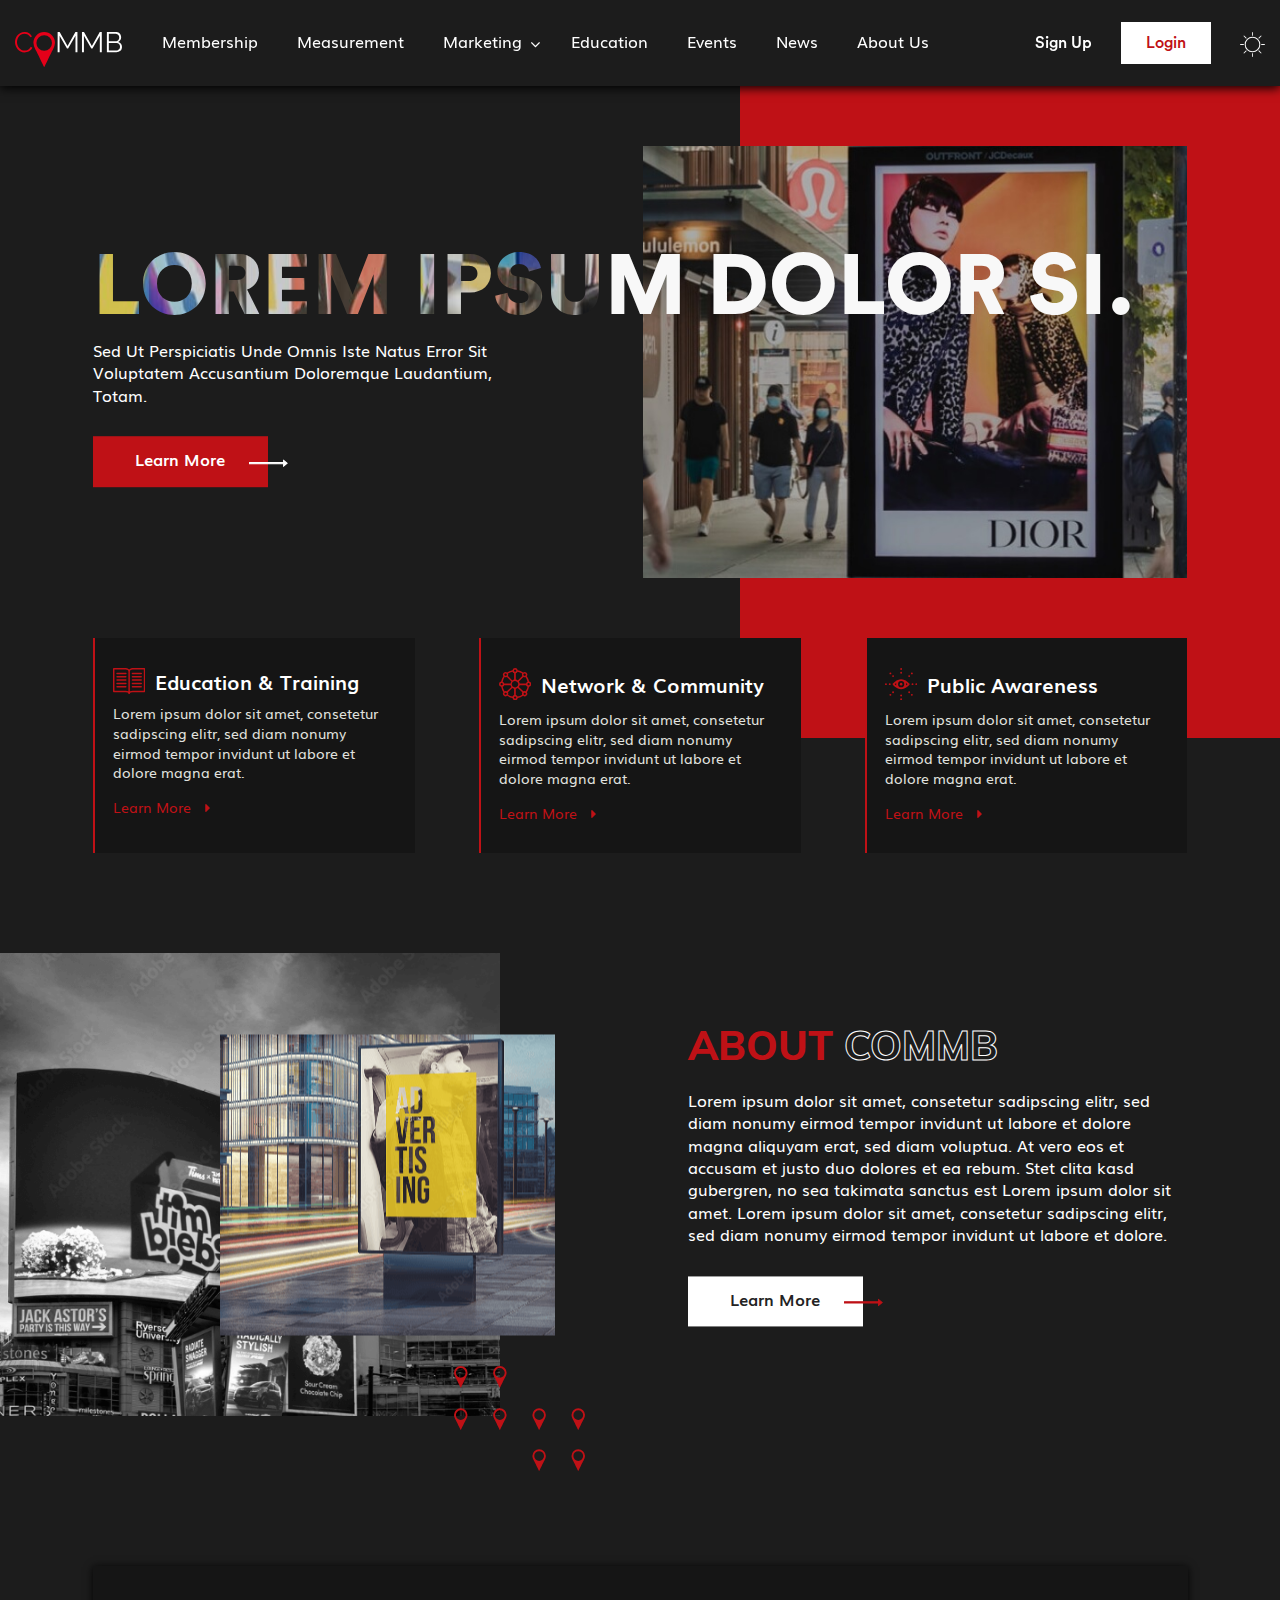
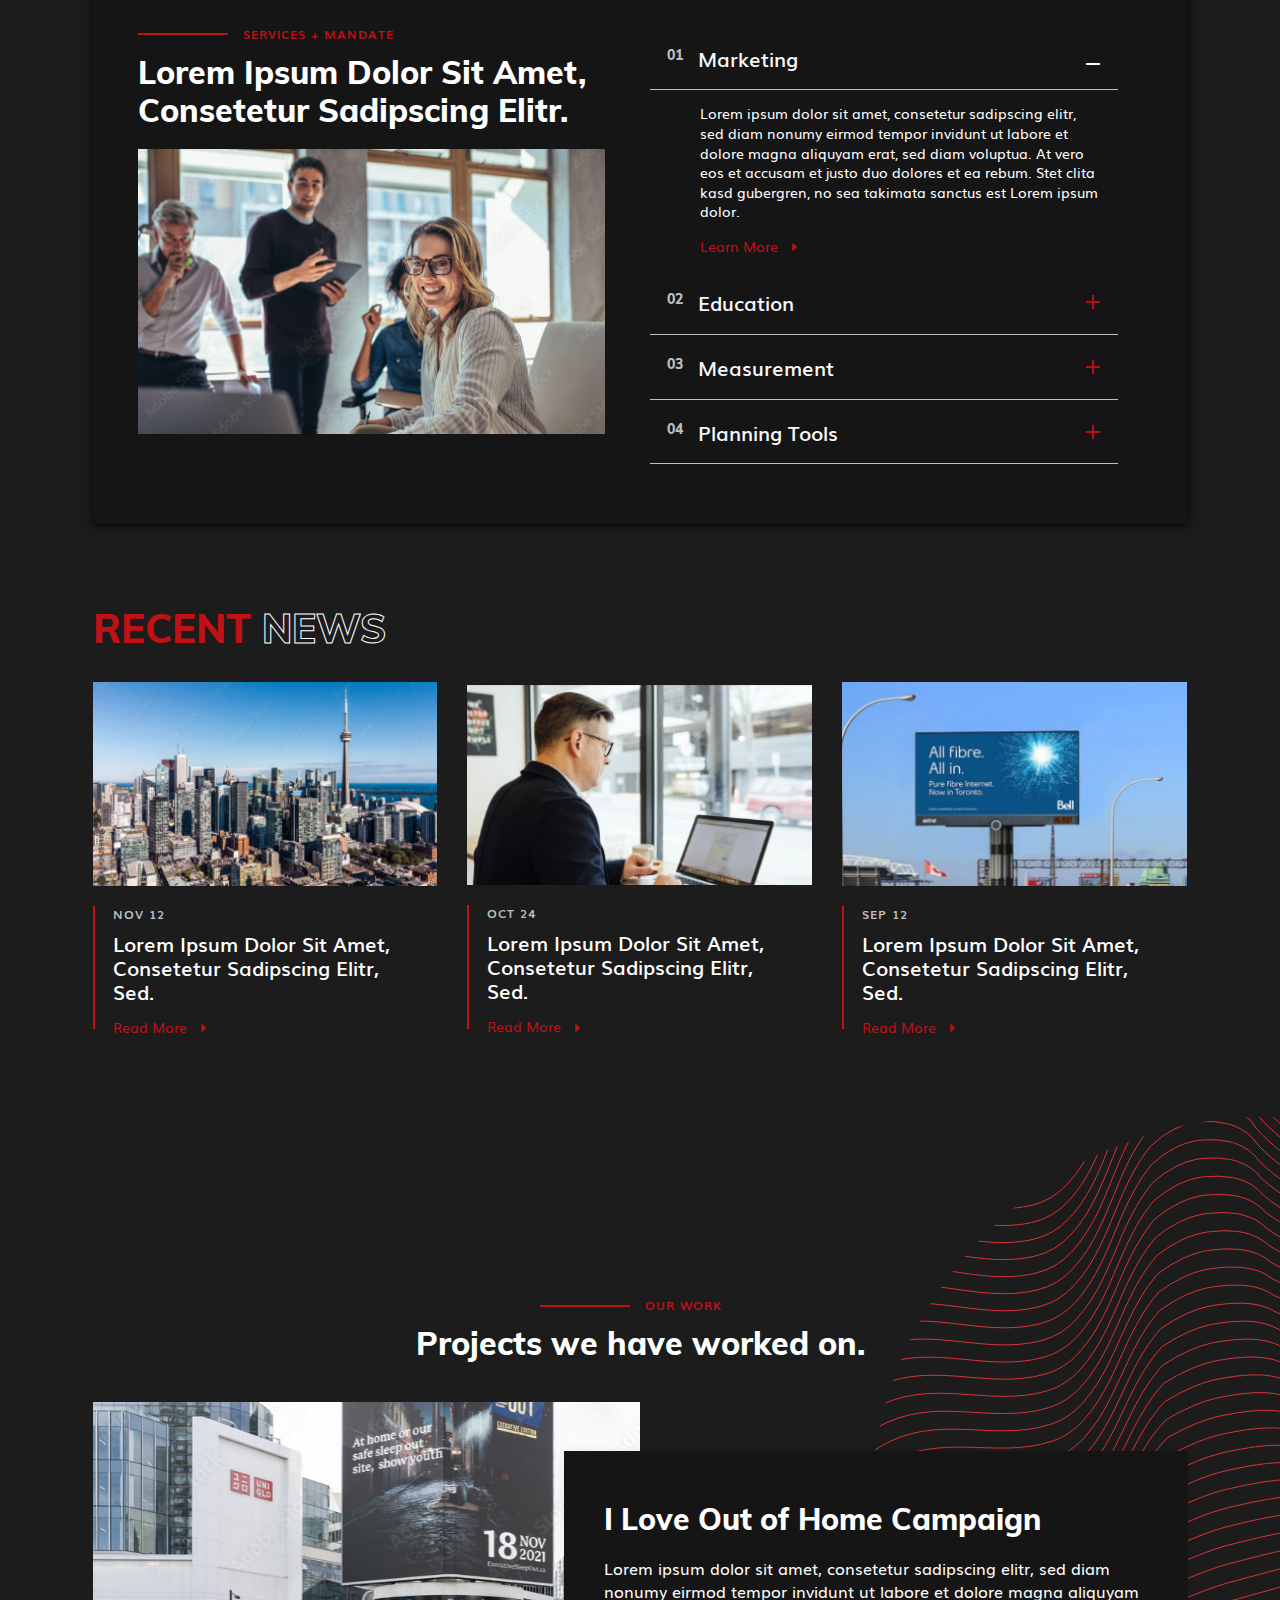
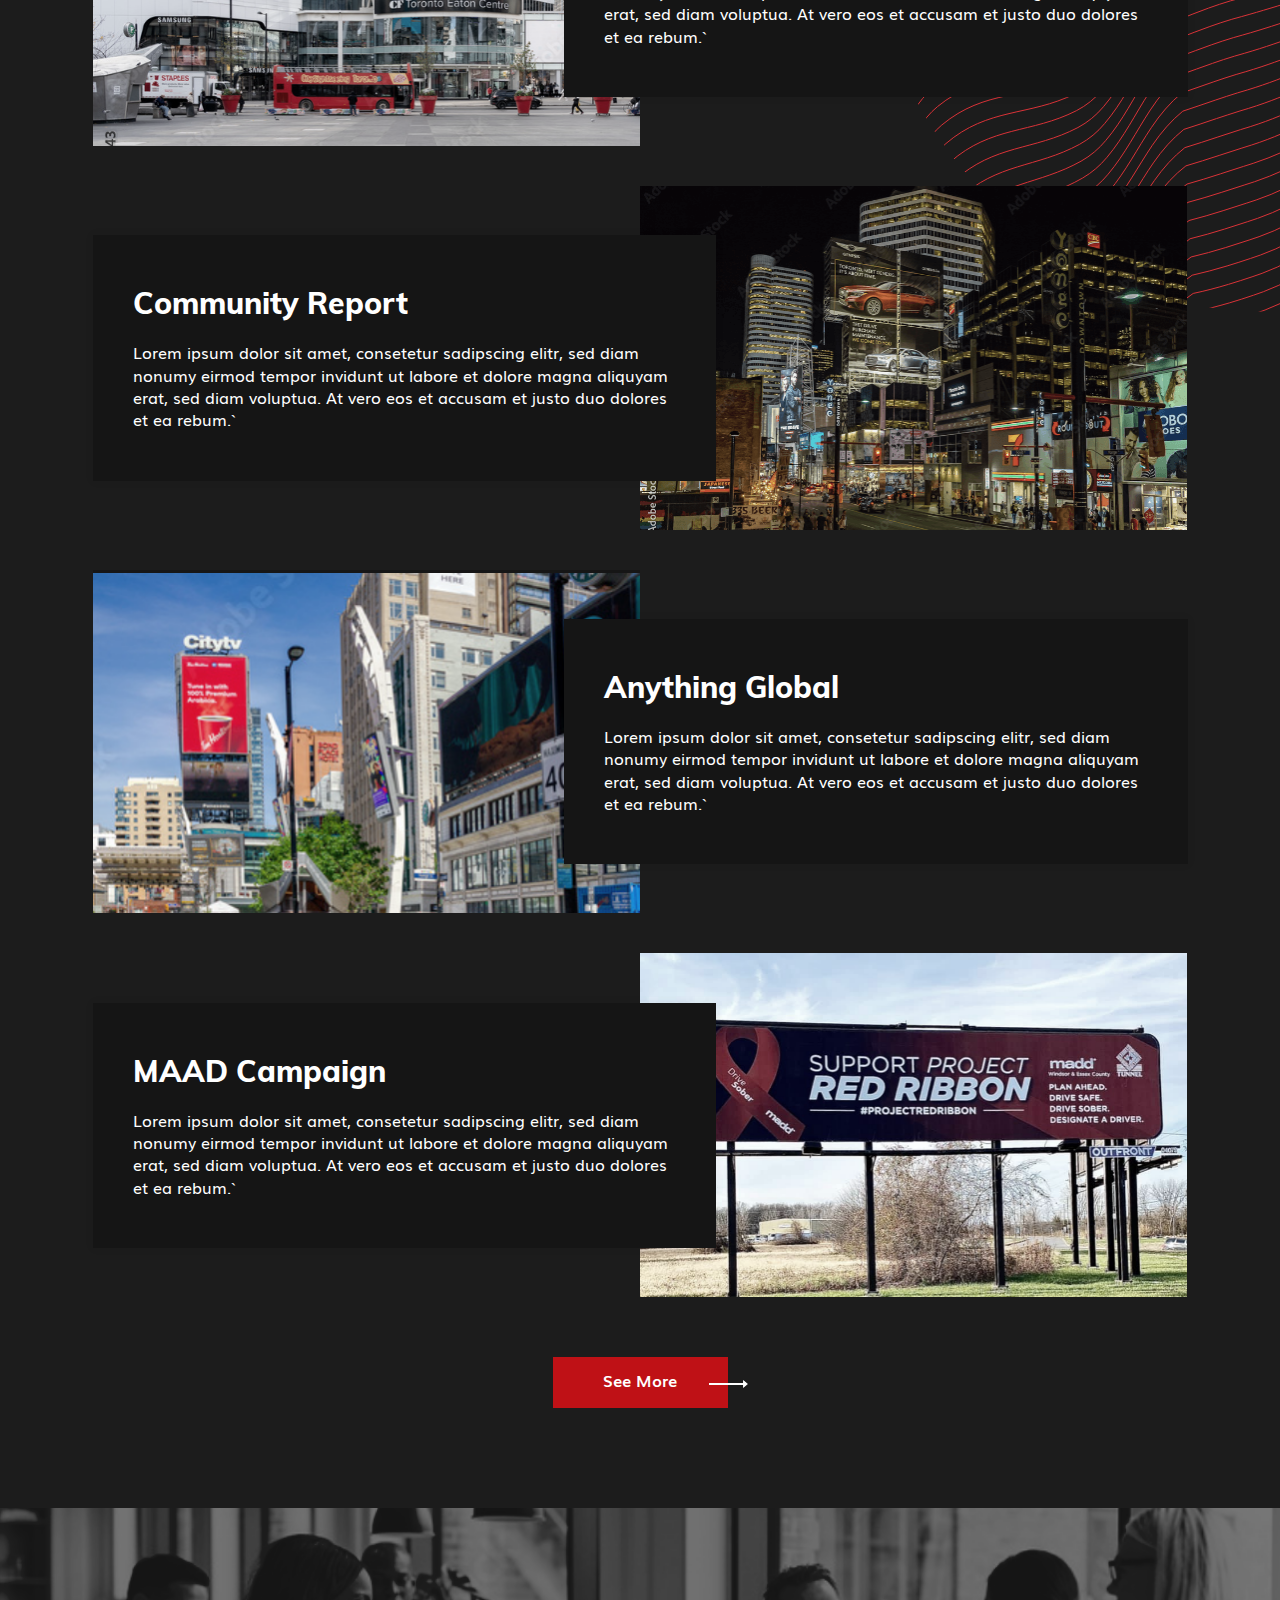
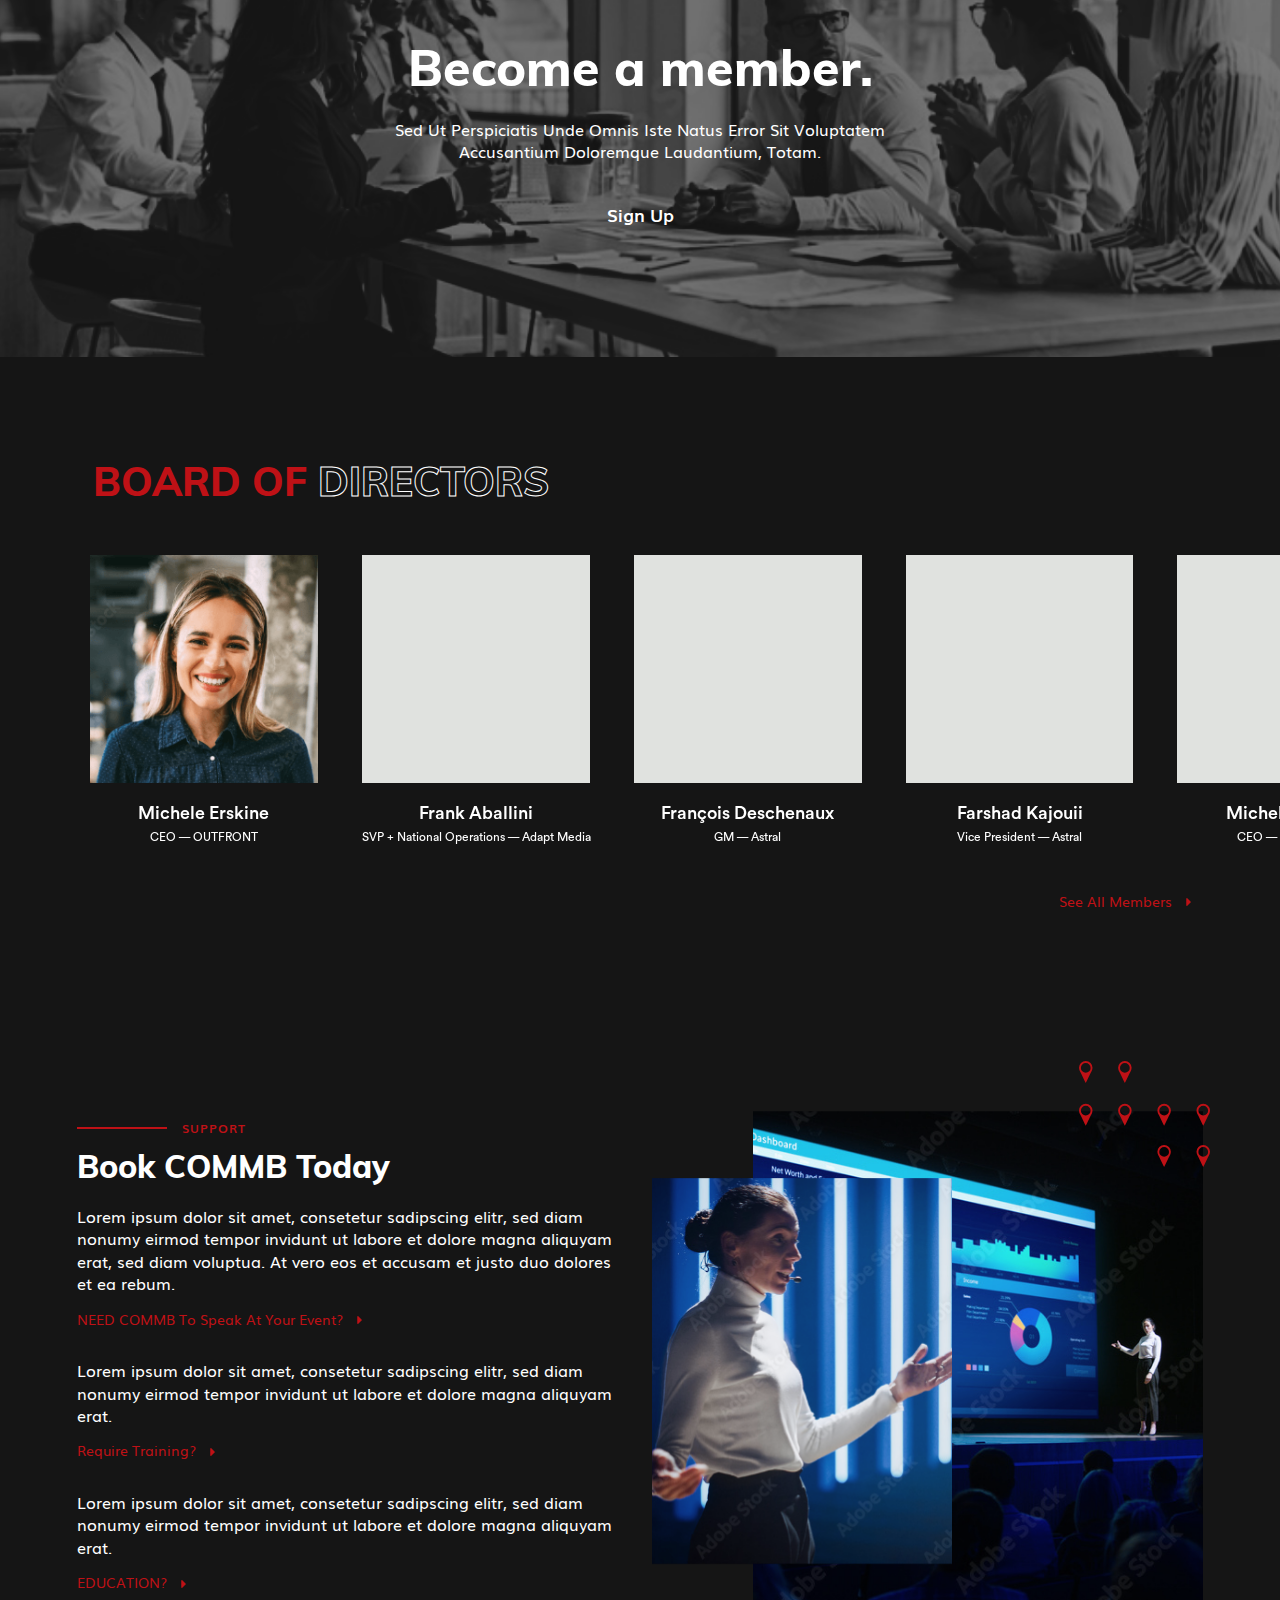
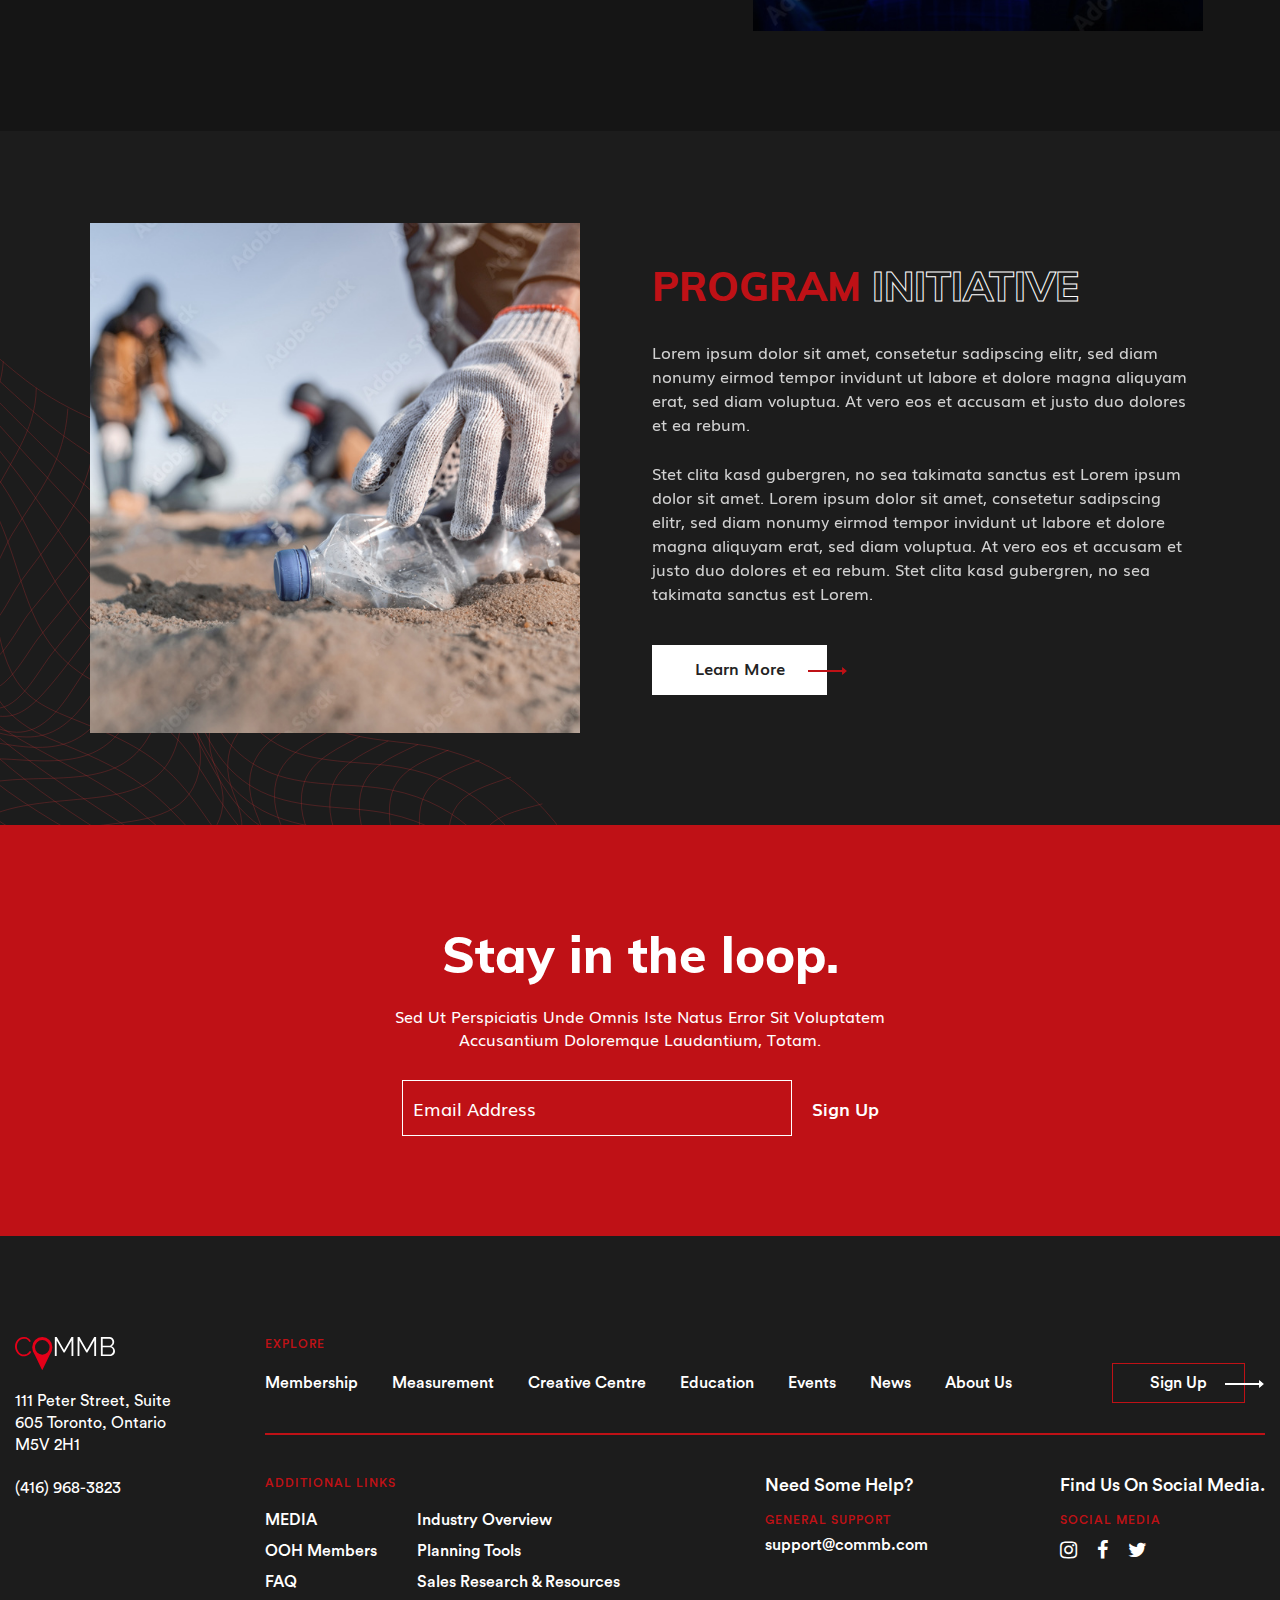
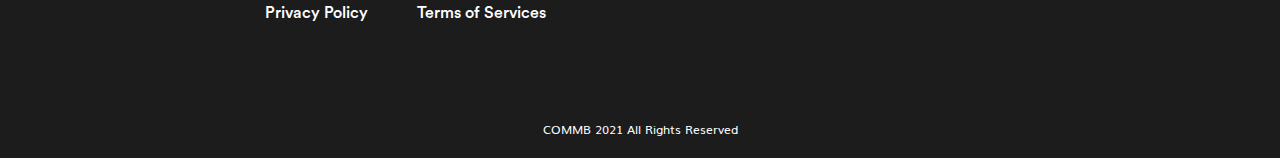
<file: index.html>
<!doctype html>
<html dir="ltr" lang="en-US">
<head>
    <title>COMMB - Home Page</title>

    <link type="image/x-icon" rel="shortcut icon" href="assets/image/favicon.png" />
    <!-- Required meta tags -->
    <meta charset="UTF-8" />
    <meta name="HandheldFriendly" content="true">
    <meta name="viewport" content="width=device-width, user-scalable=no" />

    <meta name="description" content="">
    <meta name="keywords" content="">
    <meta name="author" content="">

    <!-- FontAwesome -->
    <link rel="stylesheet" href="assets/css/font-awesome.min.css" type="text/css" />

    <link type="text/css" rel="stylesheet" href="assets/css/style.css"/>
    <link type="text/css" rel="stylesheet" href="assets/css/responsive.css"/>

</head>
<body>
    <!-- Main Wrapper Start -->

    <div class="main-wrapper">
        <!-- Header Start-->
        <div class="header-wrapper">
            <header>
                <div class="container">
                    <div class="header-block">
                        <div class="dark_light_mode in_mobile">
                            <a href="#0"><img src="assets/image/dark-light-button.svg" alt="light"></a>
                        </div>
                        <div class="logo-hold">
                            <a href="index.html">
                                <img src="assets/image/logo.svg" alt="Logo">
                            </a>
                        </div>
                        
                        <div class="menu_toggle_btn">
                            <div class="humbergur">
                                <span></span>
                                <span></span>
                                <span></span>
                            </div>
                        </div>
                        <div class="main-nav-block">
                            <div class="menu-nav">
                                <div class="menu_area">
                                    <div class="menu_links">
                                        <ul>
                                            <li><a href="membership.html">Membership</a></li>                                    
                                            <li><a href="measurement.html">Measurement</a></li>
                                            <li class="dropdown_text">
                                                <a href="#0">Marketing</a>
                                                <ul class="dropdown_menu">
                                                    <li><a href="creative_center.html">Creative Center</a></li>
                                                    <li><a href="creative_library.html">Creative Library</a></li>
                                                    <li><a href="resources.html">Sales Resources / Research</a></li>
                                                    <li><a href="casestudies.html">Case Studies</a></li>
                                                    <li><a href="obie-awards.html">OOH Awards Show</a></li>
                                                </ul>
                                            </li>
                                            <li><a href="education.html">Education</a></li>
                                            <li><a href="events.html">Events</a></li>
                                            <li><a href="news-hub.html">News</a></li>
                                            <li><a href="about.html">About Us</a></li>
                                        </ul>
                                    </div>
                                    <div class="social_block">
                                        <ul>
                                            <li><a href="https://www.instagram.com/accounts/login/" target="_blank"><i class="fa fa-instagram" aria-hidden="true"></i></a></li>
                                            <li><a href="https://www.facebook.com/" target="_blank"><i class="fa fa-facebook" aria-hidden="true"></i></a></li>
                                            <li><a href="https://twitter.com/i/flow/login" target="_blank"><i class="fa fa-twitter" aria-hidden="true"></i></a></li>
                                        </ul>
                                    </div>
                                </div>
                                <div class="bottom_content">
                                    <div class="">
                                        <a href="#0" class="login_btn">
                                            <span>
                                                Login 
                                            </span>
                                            <span>
                                                <svg id="right-arrow" xmlns="http://www.w3.org/2000/svg" width="30.934" height="6.412" viewBox="0 0 30.934 6.412">
                                                    <path id="Icon_open-arrow-left" data-name="Icon open-arrow-left"
                                                        d="M2.829,0,0,2.386,2.829,4.715V2.829H29.916V1.886H2.829Z" transform="translate(30.313 5.557) rotate(180)"
                                                        fill="#fff" />
                                                    <path id="Icon_open-arrow-left_-_Outline" data-name="Icon open-arrow-left - Outline"
                                                        d="M3.847,0V2.344H30.934V4.081H3.847V6.412L0,3.244ZM30.139,3.138H3.053V1.709L1.241,3.237,3.053,4.728V3.287H30.139Z"
                                                        transform="translate(30.934 6.412) rotate(180)" fill="#fff" />
                                                </svg>
                                            </span> 
                                        </a>
                                    </div>
                                    <div class="sign_btn">
                                        <a href="#0">Sign Up</a>
                                    </div>
                                </div>
                            </div>
                        </div>
                        <div class="login_sign_up_btn">
                            <a href="#0" class="sign_up_btn">Sign Up</a>
                            <a href="#0" class="login_btn">Login</a>

                            <div class="dark_light_mode">
                                <a href="#0"><img src="assets/image/dark-light-button.svg" alt="light"></a>
                            </div>
                        </div>
                        <div class="overlay_bg"></div>
                    </div>
                </div>
            </header>
        </div>
        <!-- Header Close -->

        <!-- Main Content Start-->
        <div class="main_content_wrapper">   
            <div class="hero_banner_section">
                <div class="container">
                    <div class="hero_banner_image">
                        <img src="assets/image/hero-img.jpg" alt="Hero Image">
                    </div>
                </div>
                <div class="hero_banner_content">
                    <div class="container">
                        <div class="hero_banner_text">
                            <div class="hero_banner_title">
                                <h1><span>Lorem Ipsu</span>M Dolor si.</h1>
                            </div>
                            <div class="hero_banner_desc">
                                <p>Sed Ut Perspiciatis Unde Omnis Iste Natus Error Sit Voluptatem Accusantium Doloremque Laudantium, Totam.</p>
                            </div>
                            <div class="common_section_btn">
                                <a href="#0" class="common_btn">
                                    Learn More
                                    <svg xmlns="http://www.w3.org/2000/svg" width="38.938" height="8.071" viewBox="0 0 38.938 8.071">
                                        <g id="right-arrow" transform="translate(-1192.844 -692.433)">
                                            <path id="Icon_open-arrow-left" data-name="Icon open-arrow-left"
                                                d="M3.561,0,0,3,3.561,5.935V3.561h34.1V2.374H3.561Z" transform="translate(1231 699.427) rotate(180)"
                                                fill="#fff" />
                                            <path id="Icon_open-arrow-left_-_Outline" data-name="Icon open-arrow-left - Outline"
                                                d="M4.061-1.076v2.95h34.1V4.061H4.061V6.995L-.781,3.008Zm33.1,3.95H3.061v-1.8L.781,3l2.28,1.877V3.061h34.1Z"
                                                transform="translate(1231 699.427) rotate(180)" fill="#fff" />
                                        </g>
                                    </svg>
                                </a>
                            </div>
                        </div>
                    </div>
                </div>
            </div>

            <div class="education_training_section">
                <div class="container">
                    <div class="education_training_block">
                        <div class="row">
                            <div class="et_col">
                                <div class="education_box">
                                    <div class="education_title">
                                        <svg xmlns="http://www.w3.org/2000/svg" width="32.277" height="26.409" viewBox="0 0 32.277 26.409">
                                            <g  data-name="Group 35" transform="translate(-6 -966.362)">
                                              <path  data-name="Path 488" d="M6.734,966.362A.79.79,0,0,0,6,967.1v22.741a.762.762,0,0,0,.734.734H18.459a4.934,4.934,0,0,1,2.109.367,1.4,1.4,0,0,1,.848,1.2.729.729,0,0,0,1.444,0,1.4,1.4,0,0,1,.848-1.2,4.934,4.934,0,0,1,2.109-.367H37.543a.762.762,0,0,0,.734-.734V967.1a.762.762,0,0,0-.734-.734H25.818a5.071,5.071,0,0,0-3.026.871,3.364,3.364,0,0,0-.653.642,3.365,3.365,0,0,0-.653-.642,5.071,5.071,0,0,0-3.026-.871H6.734Zm.734,1.467H18.459a3.731,3.731,0,0,1,2.166.585,1.822,1.822,0,0,1,.779,1.616v19.7a6.606,6.606,0,0,0-2.946-.63H7.467V967.829Zm18.351,0H36.81V989.1H25.818a7.091,7.091,0,0,0-2.946.63v-19.7a1.822,1.822,0,0,1,.779-1.616,3.73,3.73,0,0,1,2.166-.585Zm-15.783,3.3a.734.734,0,1,0,0,1.467h8.8a.734.734,0,1,0,0-1.467Zm15.4,0a.734.734,0,1,0,0,1.467h8.8a.734.734,0,1,0,0-1.467Zm-15.4,3.3a.734.734,0,0,0,0,1.467h8.8a.734.734,0,0,0,0-1.467Zm15.4,0a.734.734,0,0,0,0,1.467h8.8a.734.734,0,0,0,0-1.467Zm-15.4,3.3a.734.734,0,0,0,0,1.467h8.8a.734.734,0,0,0,0-1.467Zm15.4,0a.734.734,0,0,0,0,1.467h8.8a.734.734,0,0,0,0-1.467Zm-15.4,3.3a.734.734,0,1,0,0,1.467h8.8a.734.734,0,1,0,0-1.467Zm15.4,0a.734.734,0,1,0,0,1.467h8.8a.734.734,0,1,0,0-1.467Zm-15.4,3.3a.734.734,0,0,0,0,1.467h8.8a.734.734,0,0,0,0-1.467Zm15.4,0a.734.734,0,0,0,0,1.467h8.8a.734.734,0,0,0,0-1.467Z" fill="#bf1116"/>
                                            </g>
                                          </svg>
                                        <h3>Education & Training</h3>
                                    </div>
                                    <div class="common_desc">
                                        <p>Lorem ipsum dolor sit amet, consetetur sadipscing elitr, sed diam nonumy eirmod tempor invidunt ut labore et dolore magna erat.</p>
                                    </div>
                                    <div class="educion_learn_more_btn">
                                        <a href="#0">Learn More <i class="fa fa-caret-right" aria-hidden="true"></i></a>
                                    </div>
                                    <a href="#0"></a>
                                </div>
                            </div>
                            <div class="et_col">
                                <div class="education_box">
                                    <div class="education_title">
                                        <svg  data-name="Group 33" xmlns="http://www.w3.org/2000/svg" width="32.277" height="32.277" viewBox="0 0 32.277 32.277">
                                            <path  data-name="Path 487" d="M32.85,16.25a14.151,14.151,0,0,0-2.224-5.369,2.693,2.693,0,0,0-.326-3.4,2.765,2.765,0,0,0-3.4-.324,14.135,14.135,0,0,0-5.373-2.227,2.687,2.687,0,0,0-5.276,0,14.132,14.132,0,0,0-5.372,2.227,2.767,2.767,0,0,0-3.4.325,2.691,2.691,0,0,0-.326,3.4A14.136,14.136,0,0,0,4.925,16.25a2.686,2.686,0,0,0,0,5.275A14.146,14.146,0,0,0,7.15,26.9a2.688,2.688,0,0,0,3.732,3.731A14.149,14.149,0,0,0,16.25,32.85a2.687,2.687,0,0,0,5.276,0,14.14,14.14,0,0,0,5.367-2.223A2.688,2.688,0,0,0,30.625,26.9a14.141,14.141,0,0,0,2.225-5.37,2.687,2.687,0,0,0,0-5.276Zm.21,3.513a1.132,1.132,0,0,1-.724.277,1.152,1.152,0,0,1,0-2.3,1.138,1.138,0,0,1,.724,2.028Zm-1.741-3.319a2.288,2.288,0,0,0-1.548,1.76H23.429a3.415,3.415,0,0,0-.787-1.943l4.485-4.5a2.778,2.778,0,0,0,2.308.13A12.67,12.67,0,0,1,31.319,16.444ZM18.888,33.488a1.2,1.2,0,0,1-1.152-1.152,1.152,1.152,0,0,1,2.3,0,1.2,1.2,0,0,1-1.152,1.152Zm0-29.2A1.2,1.2,0,0,1,20.04,5.439a1.152,1.152,0,0,1-2.3,0,1.2,1.2,0,0,1,1.152-1.152Zm3.074,14.6a3.195,3.195,0,1,1-.108-.768A3.088,3.088,0,0,1,21.961,18.888ZM28.285,8.248a1.056,1.056,0,0,1,.113-.022,1.144,1.144,0,0,1,.814.338,1.2,1.2,0,0,1,0,1.63,1.152,1.152,0,0,1-1.629-1.63A1.133,1.133,0,0,1,28.285,8.248Zm-2.245,2.4-4.528,4.486a3.411,3.411,0,0,0-1.942-.787V8a2.286,2.286,0,0,0,1.76-1.548A12.723,12.723,0,0,1,25.9,8.343,2.691,2.691,0,0,0,26.04,10.647ZM16.273,6.456A2.722,2.722,0,0,0,17.863,8v6.343a4.144,4.144,0,0,0-1.77.787L11.67,10.647a2.679,2.679,0,0,0,.091-2.3A12.46,12.46,0,0,1,16.273,6.456ZM8.563,8.564a1.146,1.146,0,0,1,.816-.338c.039,0,.073.018.112.022a1.139,1.139,0,0,1,.7.316,1.336,1.336,0,0,1,.337.891,1.587,1.587,0,0,1-.335.894h0s0-.077,0-.076a1.119,1.119,0,0,1-.805.285A1.129,1.129,0,0,1,8.248,9.5,1.152,1.152,0,0,1,8.563,8.564Zm-.222,3.3a2.644,2.644,0,0,0,2.309-.126l4.484,4.526a3.418,3.418,0,0,0-.787,1.943H8a2.287,2.287,0,0,0-1.548-1.76A12.793,12.793,0,0,1,8.341,11.862ZM4.287,18.888a1.2,1.2,0,0,1,1.152-1.152,1.152,1.152,0,0,1,0,2.3,1.2,1.2,0,0,1-1.152-1.152ZM6.456,21.5A2.722,2.722,0,0,0,8,19.912h6.343a4.158,4.158,0,0,0,.787,1.771l-4.492,4.428a2.81,2.81,0,0,0-2.292-.087A12.45,12.45,0,0,1,6.456,21.5Zm3.027,8.019a1.1,1.1,0,0,1-1.235-1.236.917.917,0,0,1,.316-.612,1.073,1.073,0,0,1,.813-.247h0a1.072,1.072,0,0,1,.815.248,1.05,1.05,0,0,1,.337.772,1.062,1.062,0,0,1-1.047,1.076Zm2.251-2.394,4.357-4.485a4.151,4.151,0,0,0,1.771.787v6.343a2.722,2.722,0,0,0-1.59,1.548A12.271,12.271,0,0,1,11.8,29.433,2.685,2.685,0,0,0,11.735,27.127Zm9.6,4.193a2.286,2.286,0,0,0-1.76-1.548V23.429a3.42,3.42,0,0,0,1.943-.787l4.506,4.485a2.765,2.765,0,0,0-.131,2.308A12.682,12.682,0,0,1,21.331,31.319Zm7.881-2.107a1.144,1.144,0,0,1-.919.307.907.907,0,0,1-.621-.307,1.071,1.071,0,0,1-.246-.813v0a.867.867,0,0,1,.971-.971h0a1.072,1.072,0,0,1,.814.248,1.025,1.025,0,0,1,.315.656A1.044,1.044,0,0,1,29.212,29.212Zm.213-3.284a2.81,2.81,0,0,0-2.291.119l-4.493-4.365a4.157,4.157,0,0,0,.787-1.77h6.343a2.722,2.722,0,0,0,1.548,1.59A12,12,0,0,1,29.426,25.928Z" transform="translate(-2.749 -2.749)" fill="#bf1116"/>
                                          </svg>
                                        <h3>Network & Community</h3>
                                    </div>
                                    <div class="common_desc">
                                        <p>Lorem ipsum dolor sit amet, consetetur sadipscing elitr, sed diam nonumy eirmod tempor invidunt ut labore et dolore magna erat.</p>
                                    </div>
                                    <div class="educion_learn_more_btn">
                                        <a href="#0">Learn More <i class="fa fa-caret-right" aria-hidden="true"></i></a>
                                    </div>
                                    <a href="#0"></a>
                                </div>
                            </div>
                            <div class="et_col">
                                <div class="education_box">
                                    <div class="education_title">
                                        <svg xmlns="http://www.w3.org/2000/svg" width="32.277" height="32.277" viewBox="0 0 32.277 32.277"> <g id="pa-icon" transform="translate(251.83 -375.81)"> <path id="Path_486" data-name="Path 486" d="M-230.5,411.138a.952.952,0,0,0,0,1.22c.151.18,3.737,4.388,8.319,4.388s8.172-4.208,8.319-4.388a.952.952,0,0,0,0-1.22c-.151-.18-3.737-4.388-8.319-4.388S-230.356,410.962-230.5,411.138Zm11.419.612a3.1,3.1,0,0,1-3.1,3.1,3.1,3.1,0,0,1-3.1-3.1,3.1,3.1,0,0,1,3.1-3.1A3.1,3.1,0,0,1-219.085,411.75Zm-7.945-1.228a4.944,4.944,0,0,0-.155,1.228,4.923,4.923,0,0,0,.155,1.228,14.973,14.973,0,0,1-1.44-1.228A14.471,14.471,0,0,1-227.03,410.523Zm9.691,2.462a5,5,0,0,0,.155-1.235,4.922,4.922,0,0,0-.155-1.228,14.438,14.438,0,0,1,1.44,1.231A14.936,14.936,0,0,1-217.339,412.985Z" transform="translate(-13.507 -19.802)" fill="#bf1116"/> <circle id="Ellipse_177" data-name="Ellipse 177" cx="1.267" cy="1.267" r="1.267" transform="translate(-236.959 390.681)" fill="#bf1116"/> <circle id="Ellipse_178" data-name="Ellipse 178" cx="0.95" cy="0.95" r="0.95" transform="translate(-225.252 390.998)" fill="#bf1116"/> <circle id="Ellipse_179" data-name="Ellipse 179" cx="0.95" cy="0.95" r="0.95" transform="translate(-221.454 390.998)" fill="#bf1116"/> <circle id="Ellipse_180" data-name="Ellipse 180" cx="0.95" cy="0.95" r="0.95" transform="translate(-251.83 390.998)" fill="#bf1116"/> <circle id="Ellipse_181" data-name="Ellipse 181" cx="0.95" cy="0.95" r="0.95" transform="translate(-248.032 390.998)" fill="#bf1116"/> <circle id="Ellipse_182" data-name="Ellipse 182" cx="0.95" cy="0.95" r="0.95" transform="translate(-228.589 399.051)" fill="#bf1116"/> <circle id="Ellipse_183" data-name="Ellipse 183" cx="0.95" cy="0.95" r="0.95" transform="translate(-225.903 401.737)" fill="#bf1116"/> <circle id="Ellipse_184" data-name="Ellipse 184" cx="0.95" cy="0.95" r="0.95" transform="translate(-247.38 380.26)" fill="#bf1116"/> <circle id="Ellipse_185" data-name="Ellipse 185" cx="0.95" cy="0.95" r="0.95" transform="translate(-244.695 382.945)" fill="#bf1116"/> <circle id="Ellipse_186" data-name="Ellipse 186" cx="0.95" cy="0.95" r="0.95" transform="translate(-236.642 402.388)" fill="#bf1116"/> <circle id="Ellipse_187" data-name="Ellipse 187" cx="0.95" cy="0.95" r="0.95" transform="translate(-236.642 406.186)" fill="#bf1116"/> <circle id="Ellipse_188" data-name="Ellipse 188" cx="0.95" cy="0.95" r="0.95" transform="translate(-236.642 375.81)" fill="#bf1116"/> <circle id="Ellipse_189" data-name="Ellipse 189" cx="0.95" cy="0.95" r="0.95" transform="translate(-236.642 379.608)" fill="#bf1116"/> <circle id="Ellipse_190" data-name="Ellipse 190" cx="0.95" cy="0.95" r="0.95" transform="translate(-244.695 399.051)" fill="#bf1116"/> <circle id="Ellipse_191" data-name="Ellipse 191" cx="0.95" cy="0.95" r="0.95" transform="translate(-247.38 401.737)" fill="#bf1116"/> <circle id="Ellipse_192" data-name="Ellipse 192" cx="0.95" cy="0.95" r="0.95" transform="translate(-225.903 380.26)" fill="#bf1116"/> <circle id="Ellipse_193" data-name="Ellipse 193" cx="0.95" cy="0.95" r="0.95" transform="translate(-228.589 382.945)" fill="#bf1116"/> </g></svg>
                                        <h3>Public Awareness</h3>
                                    </div>
                                    <div class="common_desc">
                                        <p>Lorem ipsum dolor sit amet, consetetur sadipscing elitr, sed diam nonumy eirmod tempor invidunt ut labore et dolore magna erat.</p>
                                    </div>
                                    <div class="educion_learn_more_btn">
                                        <a href="#0">Learn More <i class="fa fa-caret-right" aria-hidden="true"></i></a>
                                    </div>
                                    <a href="#0"></a>
                                </div>
                            </div>
                        </div>
                    </div>
                </div>
            </div>

            <div class="about_commb_section">
                
                <div class="about_commb_iamge_block">
                    <img src="assets/image/about-img-1.png" class="abot_larg_image" alt="about image">

                    <div class="about_small_img">
                        <img src="assets/image/about-img-2.png" alt="About Img">
                    </div>

                    <div class="about_plus_shape_img">
                        <img src="assets/image/pluse_bg_img.svg" alt="shape">
                    </div>
                </div>

                <div class="about_commb_content">
                    <div class="container">
                        <div class="about_commb_details">
                            <div class="common_section_title">
                                <h2>About <span>COMMB</span></h2>
                            </div>
                            <div class="common_desc">
                                <p>Lorem ipsum dolor sit amet, consetetur sadipscing elitr, sed diam nonumy eirmod tempor invidunt ut labore et dolore magna aliquyam erat, sed diam voluptua. At vero eos et accusam et justo duo dolores et ea rebum. Stet clita kasd gubergren, no sea takimata sanctus est Lorem ipsum dolor sit amet. Lorem ipsum dolor sit amet, consetetur sadipscing elitr, sed diam nonumy eirmod tempor invidunt ut labore et dolore.</p>
                            </div>
                            <div class="common_section_btn">
                                <a href="about.html" class="common_btn">
                                    Learn More
                                    <svg xmlns="http://www.w3.org/2000/svg" width="38.938" height="8.071" viewBox="0 0 38.938 8.071">
                                        <g  transform="translate(-1192.844 -692.433)">
                                          <path data-name="Icon open-arrow-left" d="M3.561,0,0,3,3.561,5.935V3.561h34.1V2.374H3.561Z" transform="translate(1231 699.427) rotate(180)" fill="#e15b5f"/>
                                          <path  data-name="Icon open-arrow-left - Outline" d="M4.061-1.076v2.95h34.1V4.061H4.061V6.995L-.781,3.008Zm33.1,3.95H3.061v-1.8L.781,3l2.28,1.877V3.061h34.1Z" transform="translate(1231 699.427) rotate(180)" fill="#e15b5f"/>
                                        </g>
                                    </svg>                                      
                                </a>
                            </div>
                        </div>
                    </div>
                </div>
            </div>

            <div class="services_mandate_section">
                    <div class="container">
                        <div class="services_mandate_box">
                            <div class="row">
                                <div class="sm_col_6">
                                    <div class="services_mandate_content">
                                        <div class="commn_title_label">
                                            <p>services + mandate</p>
                                        </div>
                                        <div class="common_inner_title">
                                            <h3>Lorem Ipsum Dolor Sit Amet, Consetetur Sadipscing Elitr.</h3>
                                        </div>
                                        <div class="services_mandate_image">
                                            <img src="assets/image/services-images_1.png" alt="services">
                                        </div>
                                    </div>
                                </div>
                                <div class="sm_col_6">
                                    <div class="cm_accordion_block">
                                        <div class="accordion" id="accordionExample">
                                            <div class="accordion-item">
                                                <div class="cm_accordion_header">
                                                    <button class="accordion-button ct_visiable" type="button" data-src="assets/image/services-images_1.png" data-bs-toggle="collapse" data-bs-target="#collapseOne" aria-expanded="true" >
                                                       <sup>01</sup> Marketing
                                                    </button>
                                                </div>
                                                
                                              <div id="collapseOne" class="accordion-collapse collapse show"  data-bs-parent="#accordionExample" style="display: block;">
                                                <div class="accordion-body">
                                                    <div class="common_desc">
                                                        <p>Lorem ipsum dolor sit amet, consetetur sadipscing elitr, sed diam nonumy eirmod tempor invidunt ut labore et dolore magna aliquyam erat, sed diam voluptua. At vero eos et accusam et justo duo dolores et ea rebum. Stet clita kasd gubergren, no sea takimata sanctus est Lorem ipsum dolor.</p>
                                                    </div>
                                                    <div class="educion_learn_more_btn">
                                                        <a href="#0">Learn More <i class="fa fa-caret-right" aria-hidden="true"></i></a>
                                                    </div>
                                                </div>
                                              </div>
                                            </div>

                                            <div class="accordion-item">
                                                <div class="cm_accordion_header">
                                                    <button class="accordion-button collapsed" type="button" data-src="assets/image/services-images.jpg" data-bs-toggle="collapse" data-bs-target="#collapseTwo" aria-expanded="false" >
                                                        <sup>02</sup> Education
                                                    </button>
                                                </div>
                                              <div id="collapseTwo" class="accordion-collapse collapse"  data-bs-parent="#accordionExample">
                                                <div class="accordion-body">
                                                    <div class="common_desc">
                                                        <p>Lorem ipsum dolor sit amet, consetetur sadipscing elitr, sed diam nonumy eirmod tempor invidunt ut labore et dolore magna aliquyam erat, sed diam voluptua. At vero eos et accusam et justo duo dolores et ea rebum. Stet clita kasd gubergren, no sea takimata sanctus est Lorem ipsum dolor.</p>
                                                    </div>
                                                    <div class="educion_learn_more_btn">
                                                        <a href="#0">Learn More <i class="fa fa-caret-right" aria-hidden="true"></i></a>
                                                    </div>
                                                </div>
                                              </div>
                                            </div>

                                            <div class="accordion-item">
                                                <div class="cm_accordion_header">
                                                    <button class="accordion-button collapsed" type="button" data-src="assets/image/services-images_1.png" data-bs-toggle="collapse" data-bs-target="#collapseThree" aria-expanded="false">
                                                        <sup>03</sup> Measurement
                                                    </button>
                                                </div>
                                              <div id="collapseThree" class="accordion-collapse collapse" data-bs-parent="#accordionExample">
                                                <div class="accordion-body">
                                                    <div class="common_desc">
                                                        <p>Lorem ipsum dolor sit amet, consetetur sadipscing elitr, sed diam nonumy eirmod tempor invidunt ut labore et dolore magna aliquyam erat, sed diam voluptua. At vero eos et accusam et justo duo dolores et ea rebum. Stet clita kasd gubergren, no sea takimata sanctus est Lorem ipsum dolor.</p>
                                                    </div>
                                                    <div class="educion_learn_more_btn">
                                                        <a href="#0">Learn More <i class="fa fa-caret-right" aria-hidden="true"></i></a>
                                                    </div>
                                                </div>
                                              </div>
                                            </div>
                                            <div class="accordion-item">
                                                <div class="cm_accordion_header">
                                                    <button class="accordion-button collapsed" type="button" data-src="assets/image/services-images.jpg" data-bs-toggle="collapse" data-bs-target="#collapseFour" aria-expanded="false">
                                                        <sup>04</sup> Planning Tools
                                                    </button>
                                                </div>
                                              <div id="collapseFour" class="accordion-collapse collapse" data-bs-parent="#accordionExample">
                                                <div class="accordion-body">
                                                    <div class="common_desc">
                                                        <p>Lorem ipsum dolor sit amet, consetetur sadipscing elitr, sed diam nonumy eirmod tempor invidunt ut labore et dolore magna aliquyam erat, sed diam voluptua. At vero eos et accusam et justo duo dolores et ea rebum. Stet clita kasd gubergren, no sea takimata sanctus est Lorem ipsum dolor.</p>
                                                    </div>
                                                    <div class="educion_learn_more_btn">
                                                        <a href="#0">Learn More <i class="fa fa-caret-right" aria-hidden="true"></i></a>
                                                    </div>
                                                </div>
                                              </div>
                                            </div>
                                          </div>
                                    </div>
                                </div>
                            </div>
                        </div>
                    </div>
            </div>

            <div class="recent_news_section">
                <div class="container">
                    <div class="recent_news_block">
                        <div class="common_section_title">
                            <h2>Recent <span>News</span></h2>
                        </div>

                        <div class="recent_news_slider_block">
                            <div class="recent_news_slick">
                                <div class="item">
                                    <div class="recent_news_box">
                                        <div class="recent_news_img">
                                            <a href="#0"><img src="assets/image/blog-img-1.png" alt="blog"></a>
                                        </div>
                                        <div class="recent_news_content">
                                            <p class="rn_date_label">nov 12</p>
                                            <h3 class="rn_title_text">Lorem Ipsum Dolor Sit Amet, Consetetur Sadipscing Elitr, Sed.</h3>
                                            <div class="educion_learn_more_btn">
                                                <a href="#0">Read More <i class="fa fa-caret-right" aria-hidden="true"></i></a>
                                            </div>
                                        </div>
                                    </div>
                                </div>
                                <div class="item">
                                    <div class="recent_news_box">
                                        <div class="recent_news_img">
                                            <a href="#0"><img src="assets/image/blog-img-2.png" alt="blog"></a>
                                        </div>
                                        <div class="recent_news_content">
                                            <p class="rn_date_label">Oct 24</p>
                                            <h3 class="rn_title_text">Lorem Ipsum Dolor Sit Amet, Consetetur Sadipscing Elitr, Sed.</h3>
                                            <div class="educion_learn_more_btn">
                                                <a href="#0">Read More <i class="fa fa-caret-right" aria-hidden="true"></i></a>
                                            </div>
                                        </div>
                                    </div>
                                </div>
                                <div class="item">
                                    <div class="recent_news_box">
                                        <div class="recent_news_img">
                                            <a href="#0"><img src="assets/image/blog-img-3.png" alt="blog"></a>
                                        </div>
                                        <div class="recent_news_content">
                                            <p class="rn_date_label">sep 12</p>
                                            <h3 class="rn_title_text">Lorem Ipsum Dolor Sit Amet, Consetetur Sadipscing Elitr, Sed.</h3>
                                            <div class="educion_learn_more_btn">
                                                <a href="#0">Read More <i class="fa fa-caret-right" aria-hidden="true"></i></a>
                                            </div>
                                        </div>
                                    </div>
                                </div>
                            </div>
                        </div>
                    </div>
                </div>
            </div>

            <div class="our_work_section">
                <div class="container">
                    <div class="our_work_block">
                        <div class="commn_title_label">
                            <p>our work</p>
                        </div>
                        <div class="common_inner_title">
                            <h3>Projects we have worked on.</h3>
                        </div>

                        <div class="our_work_process_block">
                            <div class="our_work_common_div">
                                <div class="our_work_img_col">
                                    <img src="assets/image/our-work-1.png" alt="Our Work">
                                </div>
                                <div class="our_work_content_col cm_margin_left">
                                    <div class="our_work_box">
                                        <h3>I Love Out of Home Campaign</h3>
                                        <p>Lorem ipsum dolor sit amet, consetetur sadipscing elitr, sed diam nonumy eirmod tempor invidunt ut labore et dolore magna aliquyam erat, sed diam voluptua. At vero eos et accusam et justo duo dolores et ea rebum.`</p>
                                    </div>
                                </div>
                            </div>
                            <div class="our_work_common_div">
                                <div class="our_work_content_col cm_margin_right">
                                    <div class="our_work_box">
                                        <h3>Community Report</h3>
                                        <p>Lorem ipsum dolor sit amet, consetetur sadipscing elitr, sed diam nonumy eirmod tempor invidunt ut labore et dolore magna aliquyam erat, sed diam voluptua. At vero eos et accusam et justo duo dolores et ea rebum.`</p>
                                    </div>
                                </div>
                                <div class="our_work_img_col">
                                    <img src="assets/image/our-work-2.png" alt="Our Work">
                                </div>
                            </div>
                            <div class="our_work_common_div">
                                <div class="our_work_img_col">
                                    <img src="assets/image/our-work-3.png" alt="Our Work">
                                </div>
                                <div class="our_work_content_col cm_margin_left">
                                    <div class="our_work_box">
                                        <h3>Anything Global</h3>
                                        <p>Lorem ipsum dolor sit amet, consetetur sadipscing elitr, sed diam nonumy eirmod tempor invidunt ut labore et dolore magna aliquyam erat, sed diam voluptua. At vero eos et accusam et justo duo dolores et ea rebum.`</p>
                                    </div>
                                </div>
                            </div>
                            <div class="our_work_common_div">
                                <div class="our_work_content_col cm_margin_right">
                                    <div class="our_work_box">
                                        <h3>MAAD Campaign</h3>
                                        <p>Lorem ipsum dolor sit amet, consetetur sadipscing elitr, sed diam nonumy eirmod tempor invidunt ut labore et dolore magna aliquyam erat, sed diam voluptua. At vero eos et accusam et justo duo dolores et ea rebum.`</p>
                                    </div>
                                </div>
                                <div class="our_work_img_col">
                                    <img src="assets/image/our-work-4.png" alt="Our Work">
                                </div>
                            </div>

                            <div class="common_section_btn">
                                <a href="#" class="common_btn">
                                    See More
                                    <svg xmlns="http://www.w3.org/2000/svg" width="38.938" height="8.071" viewBox="0 0 38.938 8.071">
                                        <g transform="translate(-1192.844 -692.433)">
                                          <path data-name="Icon open-arrow-left" d="M3.561,0,0,3,3.561,5.935V3.561h34.1V2.374H3.561Z" transform="translate(1231 699.427) rotate(180)" fill="#da3338"/>
                                          <path data-name="Icon open-arrow-left - Outline" d="M4.061-1.076v2.95h34.1V4.061H4.061V6.995L-.781,3.008Zm33.1,3.95H3.061v-1.8L.781,3l2.28,1.877V3.061h34.1Z" transform="translate(1231 699.427) rotate(180)" fill="#da3338"/>
                                        </g>
                                    </svg>
                                </a>
                            </div>
                        </div>
                    </div>
                </div>
                <div class="our_shape_block">
                    <img src="assets/image/our-work-bg-vector.svg" alt="Shape">
                </div>
            </div>

            <div class="become_member_section">
                <div class="container">
                    <div class="become_member_content">
                        <h3>Become a member.</h3>
                        <p>Sed Ut Perspiciatis Unde Omnis Iste Natus Error Sit Voluptatem Accusantium Doloremque Laudantium, Totam.</p>
                        <a href="#0" class="home_sign_up">Sign Up</a>
                    </div>
                </div>
            </div>

            <div class="board_directors_section">
                <div class="container">
                    <div class="common_section_title">
                        <h2>Board of <span>Directors</span></h2>
                    </div>
                </div>
                <div class="board_directors_slider">
                    <div class="common_slider_section">
                        <div class="cm_pad">
                            <div class="common_slider cm_slick_slider">
                                <div class="slide_box">
                                    <a href="#0" >
                                        <div class="box_image">
                                            <img src="assets/image/About/dummy_img_1.png" alt="slider_image" class="slider_images">
                                        </div>
                                        <div class="box_info">
                                            <h5>Michele Erskine</h5>
                                            <p>CEO  —  OUTFRONT</p>
                                        </div>
                                    </a>
                                </div>
                                <div class="slide_box">
                                    <a href="#0">
                                        <div class="box_image">
                                            <img src="assets/image/About/dummy_img.png" alt="slider_image" class="slider_images">
                                        </div>
                                        <div class="box_info">
                                            <h5>Frank Aballini</h5>
                                            <p>SVP + National Operations — Adapt Media</p>
                                        </div>
                                    </a>
                                </div>
                                <div class="slide_box">
                                    <a href="#0">
                                        <div class="box_image">
                                            <img src="assets/image/About/dummy_img.png" alt="slider_image" class="slider_images">
                                        </div>
                                        <div class="box_info">
                                            <h5>François Deschenaux</h5>
                                            <p>GM  —  Astral</p>
                                        </div>
                                    </a>
                                </div>
                                <div class="slide_box">
                                    <a href="#0">
                                        <div class="box_image">
                                            <img src="assets/image/About/dummy_img.png" alt="slider_image" class="slider_images">
                                        </div>
                                        <div class="box_info">
                                            <h5>Farshad Kajouii</h5>
                                            <p>Vice President  —  Astral</p>
                                        </div>
                                    </a>
                                </div>
                                <div class="slide_box">
                                    <a href="#0">
                                        <div class="box_image">
                                            <img src="assets/image/About/dummy_img.png" alt="slider_image" class="slider_images">
                                        </div>
                                        <div class="box_info">
                                            <h5>Michele Erskine</h5>
                                            <p>CEO  —  OUTFRONT</p>
                                        </div>
                                    </a>
                                </div>
                                <div class="slide_box">
                                    <a href="#0">
                                        <div class="box_image">
                                            <img src="assets/image/About/dummy_img.png" alt="slider_image" class="slider_images">
                                        </div>
                                        <div class="box_info">
                                            <h5>Frank Aballini</h5>
                                            <p>SVP + National Operations — Adapt Media</p>
                                        </div>
                                    </a>
                                </div>
                                <div class="slide_box">
                                    <a href="#0" >
                                        <div class="box_image">
                                            <img src="assets/image/About/dummy_img.png" alt="slider_image" class="slider_images">
                                        </div>
                                        <div class="box_info">
                                            <h5>Michele Erskine</h5>
                                            <p>CEO  —  OUTFRONT</p>
                                        </div>
                                    </a>
                                </div>
                                <div class="slide_box">
                                    <a href="#0">
                                        <div class="box_image">
                                            <img src="assets/image/About/dummy_img.png" alt="slider_image" class="slider_images">
                                        </div>
                                        <div class="box_info">
                                            <h5>Frank Aballini</h5>
                                            <p>SVP + National Operations — Adapt Media</p>
                                        </div>
                                    </a>
                                </div>
                                <div class="slide_box">
                                    <a href="#0">
                                        <div class="box_image">
                                            <img src="assets/image/About/dummy_img.png" alt="slider_image" class="slider_images">
                                        </div>
                                        <div class="box_info">
                                            <h5>François Deschenaux</h5>
                                            <p>GM  —  Astral</p>
                                        </div>
                                    </a>
                                </div>
                            </div>
                        </div>
                        <div class="see_all_members_btn">
                            <div class="container">
                                <div class="educion_learn_more_btn">
                                    <a href="#0" tabindex="0">See All Members <i class="fa fa-caret-right" aria-hidden="true"></i></a>
                                </div>
                            </div>
                        </div>
                    </div>
                </div>
            </div>

            <div class="book_commb_today_section">
                <div class="container">
                    <div class="book_commb_today_block">
                        <div class="row align-items-center">
                            <div class="col-lg-6 cm_lg_col_6">
                                <div class="book_commb_today_content">
                                    <div class="commn_title_label">
                                        <p>support</p>
                                    </div>
                                    <div class="common_inner_title">
                                        <h3>Book COMMB Today</h3>
                                    </div>
                                    <div class="common_desc">
                                        <p>Lorem ipsum dolor sit amet, consetetur sadipscing elitr, sed diam nonumy eirmod tempor invidunt ut labore et dolore magna aliquyam erat, sed diam voluptua. At vero eos et accusam et justo duo dolores et ea rebum.</p>
                                        <div class="educion_learn_more_btn">
                                            <a href="#0" tabindex="0">NEED COMMB To Speak At Your Event? <i class="fa fa-caret-right" aria-hidden="true"></i></a>
                                        </div>
                                        <p>Lorem ipsum dolor sit amet, consetetur sadipscing elitr, sed diam nonumy eirmod tempor invidunt ut labore et dolore magna aliquyam erat.</p>
                                        <div class="educion_learn_more_btn">
                                            <a href="#0" tabindex="0">Require Training? <i class="fa fa-caret-right" aria-hidden="true"></i></a>
                                        </div>
                                        <p>Lorem ipsum dolor sit amet, consetetur sadipscing elitr, sed diam nonumy eirmod tempor invidunt ut labore et dolore magna aliquyam erat.</p>
                                        <div class="educion_learn_more_btn mb-0">
                                            <a href="#0" tabindex="0">EDUCATION? <i class="fa fa-caret-right" aria-hidden="true"></i></a>
                                        </div>
                                    </div>
                                </div>
                            </div>
                            <div class="col-lg-6 cm_lg_col_6 cm_order">
                                <div class="book_commb_today_iamge">
                                    <img class="book_img_large" src="assets/image/support-img-1.png" alt="Bokk Img">

                                    <div class="book_commb_inner_img">
                                        <img src="assets/image/support-img-2.png" alt="Bokk Img">
                                    </div>
                                    <div class="book_commb_shape">
                                        <img src="assets/image/pluse_bg_img.svg" alt="Bokk Shape">
                                    </div>
                                </div>
                            </div>
                        </div>
                    </div>
                </div>
            </div>

            <div class="program_initiative_section">
                <div class="container">
                    <div class="program_initiative_block">
                        <div class="row align-items-center">
                            <div class="cm_lg_col_6">
                                <div class="program_initiative_image">
                                    <img src="assets/image/program-img.png" alt="progran">
                                </div>
                            </div>
                            <div class="cm_lg_col_6">
                                <div class="program_initiative_content">
                                    <div class="common_section_title">
                                        <h2>PROGRAM <span>Initiative</span></h2>
                                    </div>
                                    <div class="common_desc">
                                        <p>Lorem ipsum dolor sit amet, consetetur sadipscing elitr, sed diam nonumy eirmod tempor invidunt ut labore et dolore magna aliquyam erat, sed diam voluptua. At vero eos et accusam et justo duo dolores et ea rebum. </p>
                                        <p>Stet clita kasd gubergren, no sea takimata sanctus est Lorem ipsum dolor sit amet. Lorem ipsum dolor sit amet, consetetur sadipscing elitr, sed diam nonumy eirmod tempor invidunt ut labore et dolore magna aliquyam erat, sed diam voluptua. At vero eos et accusam et justo duo dolores et ea rebum. Stet clita kasd gubergren, no sea takimata sanctus est Lorem.</p>
                                    </div>
                                    <div class="common_section_btn">
                                        <a href="#0" class="common_btn">
                                            Learn More
                                            <svg xmlns="http://www.w3.org/2000/svg" width="38.938" height="8.071" viewBox="0 0 38.938 8.071">
                                                <g transform="translate(-1192.844 -692.433)">
                                                  <path data-name="Icon open-arrow-left" d="M3.561,0,0,3,3.561,5.935V3.561h34.1V2.374H3.561Z" transform="translate(1231 699.427) rotate(180)" fill="#e15b5f"></path>
                                                  <path data-name="Icon open-arrow-left - Outline" d="M4.061-1.076v2.95h34.1V4.061H4.061V6.995L-.781,3.008Zm33.1,3.95H3.061v-1.8L.781,3l2.28,1.877V3.061h34.1Z" transform="translate(1231 699.427) rotate(180)" fill="#e15b5f"></path>
                                                </g>
                                            </svg>                                      
                                        </a>
                                    </div>
                                </div>
                            </div>
                        </div>
                    </div>
                </div>
                <div class="program_initiative_shape">
                    <img src="assets/image/program-bg-vector.svg" class="desktop_shap" alt="Shape">
                    <img src="assets/image/program-bg-vector2.svg" class="mobile_shap" alt="Shape">
                </div>
            </div>

            <div class="common_stay_in_section">
                <div class="container">
                    <div class="stay_in_content_block">
                        <h3>Stay in the loop.</h3>
                        <p>Sed Ut Perspiciatis Unde Omnis Iste Natus Error Sit Voluptatem Accusantium Doloremque Laudantium, Totam.</p>

                        <div class="stay_in_input_box">
                            <div class="input_filed">
                                <input type="text" placeholder="Email Address">
                            </div>
                            <button type="button" class="stay_signup_btn">Sign Up</button>
                        </div>
                    </div>
                </div>
            </div>
        </div>
        <!-- Main Content Close -->

        <!-- Footer Start -->
        <div class="footer_wrapper">
           <div class="container">
               <div class="footer_block">
                   <div class="footer_col_1">
                       <div class="footer_left_content">
                           <div class="footer_logo">
                               <a href="index.html">
                                   <img src="assets/image/logo.svg" alt="Logo">
                               </a>
                           </div>
                           <div class="footer_address">
                               <p>111 Peter Street, Suite 605 Toronto, Ontario<br> M5V 2H1</p>
                           </div>
                           <div class="footer_phone">
                               <a href="tel:4169683823">(416) 968-3823</a>
                           </div>
                       </div>
                   </div>
                   <div class="footer_col_2">
                       <div class="footer_right_content">
                           <div class="commn_footer_label">
                               <p>EXPLORE</p>
                           </div>
                           <div class="footer_explore_menu">
                                <ul>
                                    <li><a href="measurement.html">Membership</a></li>
                                    <li><a href="measurement.html">Measurement</a></li>
                                    <li><a href="creative_center.html">Creative Centre</a></li>
                                    <li><a href="education.html">Education</a></li>
                                    <li><a href="events.html">Events</a></li>
                                    <li><a href="news-hub.html">News</a></li>
                                    <li><a href="about.html">About Us</a></li>
                                </ul>
                                <div class="common_section_btn">
                                    <a href="#0" class="common_btn">
                                        Sign Up
                                        <svg id="right-arrow" xmlns="http://www.w3.org/2000/svg" width="38.938" height="8.071" viewBox="0 0 38.938 8.071">
                                            <path  data-name="Icon open-arrow-left" d="M3.561,0,0,3,3.561,5.935V3.561h34.1V2.374H3.561Z" transform="translate(38.156 6.995) rotate(180)" fill="#fff"/>
                                            <path  data-name="Icon open-arrow-left - Outline" d="M4.842,0V2.95h34.1V5.137H4.842V8.071L0,4.084Zm33.1,3.95H3.842v-1.8L1.562,4.074l2.28,1.877V4.137h34.1Z" transform="translate(38.938 8.071) rotate(180)" fill="#fff"/>
                                        </svg>
                                    </a>
                                </div>
                           </div>

                           <div class="need_some_help_block">
                               <div class="additional_links">
                                <span class="commn_footer_label">
                                    <p>Additional Links</p>
                                </span>
                                <div class="additional_block">
                                    <ul>
                                         <li><a href="#0">MEDIA</a></li>
                                         <li><a href="#0">OOH Members</a></li>
                                         <li><a href="#0">FAQ</a></li>
                                         <li><a href="#0">Privacy Policy</a></li>
                                    </ul>
                                     <ul>
                                         <li><a href="#0">Industry Overview</a></li>
                                         <li><a href="#0">Planning Tools</a></li>
                                         <li><a href="#0">Sales Research & Resources</a></li>
                                         <li><a href="#0">Terms of Services</a></li>
                                     </ul>
                                </div>
                               </div>
                               <div class="additional_last_block">
                                   <div class="need_some_col">
                                       <div class="need_some_content">
                                           <h3 class="need_common_title">Need Some Help?</h3>
                                           <div class="commn_footer_label">
                                                <p>general support</p>
                                            </div>
                                            <div class="supprt_email">
                                                <a href="mailto:support@commb.com">support@commb.com</a>
                                            </div>
                                       </div>
                                   </div>
                                   <div class="find_us_col">
                                       <div class="find_us_content">
                                            <h3 class="need_common_title">Find Us On Social Media.</h3>
                                            <div class="commn_footer_label">
                                                <p>social media</p>
                                            </div>
                                            <ul>
                                                <li><a href="https://www.instagram.com/accounts/login/" target="_blank"><i class="fa fa-instagram" aria-hidden="true"></i></a></li>
                                                <li><a href="https://www.facebook.com/" target="_blank"><i class="fa fa-facebook" aria-hidden="true"></i></a></li>
                                                <li><a href="https://twitter.com/i/flow/login" target="_blank"><i class="fa fa-twitter" aria-hidden="true"></i></a></li>
                                            </ul>
                                       </div>
                                   </div>
                               </div>
                           </div>
                       </div>
                   </div>
               </div>
               <div class="copyright_block">
                   <p>COMMB 2021 All Rights Reserved</p>
               </div>
           </div>
        </div>
        <!-- Footer Close -->
    </div>
    <!-- Main Wrapper Close -->
    
     <!-- Modal -->
     <div class="bod_modal_section">
        <div class="my_modal">
            <div class="bod_modal">
                <div class="modal-content">
                    <div class="modal_close_btn">
                        <span>
                            <svg xmlns="http://www.w3.org/2000/svg" width="29.25" height="29.25" viewBox="0 0 29.25 29.25">
                                <g id="Icon_ionic-ios-close-circle-outline" data-name="Icon ionic-ios-close-circle-outline"
                                    transform="translate(-3.375 -3.375)">
                                    <path id="Path_1150" data-name="Path 1150"
                                        d="M23.295,21.705,19.589,18l3.705-3.705a1.124,1.124,0,0,0-1.589-1.589L18,16.411l-3.705-3.705a1.124,1.124,0,0,0-1.589,1.589L16.411,18l-3.705,3.705a1.086,1.086,0,0,0,0,1.589,1.116,1.116,0,0,0,1.589,0L18,19.589l3.705,3.705a1.129,1.129,0,0,0,1.589,0A1.116,1.116,0,0,0,23.295,21.705Z" />
                                    <path id="Path_1151" data-name="Path 1151"
                                        d="M18,5.344A12.651,12.651,0,1,1,9.049,9.049,12.573,12.573,0,0,1,18,5.344m0-1.969A14.625,14.625,0,1,0,32.625,18,14.623,14.623,0,0,0,18,3.375Z" />
                                </g>
                            </svg>
                        </span>
                    </div>
                    <div class="modal_body">
                        <div class="modal_image_block">
                            <a href="#0">
                                <img src="assets/image/About/modal_image.png" alt="modal">
                            </a>
                        </div>
                        <div class="modal_content">
                            <h5>Michele Erskine</h5>
                            <span>CEO — OUTFRONT</span>
                            <p>Lorem ipsum dolor sit amet, consetetur sadipscing elitr, sed diam nonumy eirmod tempor invidunt ut labore et dolore
                            magna aliquyam erat, sed diam voluptua. At vero eos et accusam et justo duo dolores et ea rebum. Lorem ipsum dolor sit
                            amet, consetetur sadipscing elitr, sed diam nonumy eirmod tempor invidunt ut labore et dolore magna aliquyam erat, sed
                            diam voluptua. At vero eos et accusam et justo duo dolores et ea rebum. Lorem ipsum dolor sit amet, consetetur
                            sadipscing elitr, sed diam nonumy eirmod tempor invidunt ut labore et dolore magna aliquyam erat, sed diam voluptua.</p>
                            <div class="modal_social">
                                <a href="https://www.linkedin.com/login" target="_blank">
                                    <svg xmlns="http://www.w3.org/2000/svg" width="18.74" height="18.74" viewBox="0 0 18.74 18.74">
                                        <path id="Icon_simple-linkedin" data-name="Icon simple-linkedin"
                                            d="M15.966,15.97H13.191V11.621c0-1.037-.021-2.371-1.446-2.371-1.447,0-1.668,1.128-1.668,2.295V15.97H7.3V7.028H9.967V8.246H10A2.924,2.924,0,0,1,12.635,6.8c2.812,0,3.332,1.851,3.332,4.259V15.97ZM4.167,5.8A1.612,1.612,0,1,1,5.779,4.192,1.61,1.61,0,0,1,4.167,5.8ZM5.559,15.97H2.776V7.028H5.559ZM17.354,0H1.383A1.366,1.366,0,0,0,0,1.35V17.39a1.366,1.366,0,0,0,1.383,1.35H17.352a1.371,1.371,0,0,0,1.388-1.35V1.35A1.372,1.372,0,0,0,17.352,0Z"
                                            fill="#da3338" />
                                    </svg>
                                </a>
                                <a href="https://www.instagram.com/accounts/login/" target="_blank">
                                    <svg id="ig-icon" xmlns="http://www.w3.org/2000/svg" width="16.504" height="16.504" viewBox="0 0 16.504 16.504">
                                        <path id="Path_481" data-name="Path 481"
                                            d="M16.19,5.875a3.448,3.448,0,0,1,3.438,3.438V16.19a3.448,3.448,0,0,1-3.438,3.438H9.314A3.448,3.448,0,0,1,5.875,16.19V9.314A3.448,3.448,0,0,1,9.314,5.875H16.19m0-1.375H9.314A4.828,4.828,0,0,0,4.5,9.314V16.19A4.828,4.828,0,0,0,9.314,21H16.19A4.828,4.828,0,0,0,21,16.19V9.314A4.828,4.828,0,0,0,16.19,4.5Z"
                                            transform="translate(-4.5 -4.5)" fill="#da3338" />
                                        <path id="Path_482" data-name="Path 482"
                                            d="M24.656,11.063a1.031,1.031,0,1,1,1.031-1.031A1.029,1.029,0,0,1,24.656,11.063Z"
                                            transform="translate(-11.935 -6.249)" fill="#da3338" />
                                        <path id="Path_483" data-name="Path 483"
                                            d="M15.376,12.625a2.751,2.751,0,1,1-2.751,2.751,2.753,2.753,0,0,1,2.751-2.751m0-1.375A4.126,4.126,0,1,0,19.5,15.376a4.127,4.127,0,0,0-4.126-4.126Z"
                                            transform="translate(-7.124 -7.124)" fill="#da3338" />
                                    </svg>
                                </a>
                                <a href="https://www.facebook.com/" target="_blank">
                                    <svg xmlns="http://www.w3.org/2000/svg" width="9.714" height="18.055" viewBox="0 0 9.714 18.055">
                                        <path id="fb-icon"
                                            d="M13.257,9.7V6.248h2.781V4.514a4.537,4.537,0,0,1,1.218-3.2A3.875,3.875,0,0,1,20.208,0H22.97V3.448H20.208a.608.608,0,0,0-.487.3,1.21,1.21,0,0,0-.217.731V6.247H22.97V9.695H19.5v8.36H16.037V9.7Z"
                                            transform="translate(-13.257)" fill="#da3338" />
                                    </svg>
                                </a>
                                <a href="https://twitter.com/i/flow/login" target="_blank">
                                    <svg xmlns="http://www.w3.org/2000/svg" width="19.117" height="15.557" viewBox="0 0 19.117 15.557">
                                        <path id="twitter-icon"
                                            d="M20.531,6.343a7.93,7.93,0,0,1-2.252.62A3.936,3.936,0,0,0,20,4.792a7.794,7.794,0,0,1-2.491.952,3.921,3.921,0,0,0-6.786,2.682,3.84,3.84,0,0,0,.1.9,11.115,11.115,0,0,1-8.086-4.1,3.93,3.93,0,0,0,1.219,5.242,3.831,3.831,0,0,1-1.783-.49v.049a3.926,3.926,0,0,0,3.148,3.849A3.948,3.948,0,0,1,4.294,14a3.7,3.7,0,0,1-.737-.073,3.928,3.928,0,0,0,3.666,2.726,7.864,7.864,0,0,1-4.874,1.681,7.951,7.951,0,0,1-.936-.057,10.963,10.963,0,0,0,6,1.774A11.093,11.093,0,0,0,18.586,8.883c0-.17,0-.34-.012-.506A7.984,7.984,0,0,0,20.531,6.343Z"
                                            transform="translate(-1.413 -4.5)" fill="#da3338" />
                                    </svg>
                                </a>
                            </div>
                        </div>
                    </div>
                </div>
            </div>
        </div>
    </div>

    <!-- Optional JavaScript -->
    <!-- jQuery first, then Popper.js, then Bootstrap JS -->
    <script src="assets/js/jquery3.5.1.min.js"></script>
    <!-- <script src="assets/js/slick.min.js"></script> -->
    <script src="assets/js/custom.js"></script>
    
    <script>

        $(window).on('load resize', function () {
            Left_Pad();
        });

        function Left_Pad() {
            var left_pad = $('.board_directors_section .container').offset().left;
            var checkWidth = $(window).width();

            if (((checkWidth <= 1215) && (checkWidth >= 1200)) || ((checkWidth >= 0) && (checkWidth <= 575))) {
                $('.common_slider_section .cm_pad').css({ "padding-left": "12px" })
            }
            else {
                $('.common_slider_section .cm_pad').css({ "padding-left": left_pad })
            }
        }

        //Recent News Slider Js
        // $('.recent_news_slick').slick({
        //     infinite: false,
        //     slidesToShow: 3, 
        //     slidesToScroll: 3,
        //     arrows: false, 
        //     dots: true ,
        //     responsive: [
        //         {
        //         breakpoint: 991,
        //             settings: {
        //                 slidesToScroll: 2,
        //                 slidesToShow: 2,
        //             }
        //         },
        //         {
        //         breakpoint: 480,
        //         settings: {
        //             slidesToShow: 1,
        //             slidesToScroll: 1
        //         }
        //         }
        //     ]
        // });

               


                // Common Slick Slider : 
                // $('.cm_slick_slider').slick({
                //     // centerMode:true,
                //     // centerPadding: '80px',
                //     dots: true,
                //     infinite: false,
                //     speed: 1200,
                //     slidesToShow: 4,
                //     responsive : true,
                //     arrows: false,
                //     responsive: [
                //         {
                //             breakpoint: 1025,
                //             settings: {
                //                 slidesToShow: 3,
                //                 slidesToScroll: 1,
                //                 dots: true,
                //             }
                //         },
                //         {
                //             breakpoint: 768,
                //             settings: {
                //                 slidesToShow: 2,
                //                 slidesToScroll: 1,
                //                 dots: true,
                //                 centerMode:true,
                //                 centerPadding: '80px',
                //                 infinite: true,
                //             }
                //         },
                //         {
                //             breakpoint: 480,
                //             settings: {
                //                 slidesToShow: 1,
                //                 slidesToScroll: 1,
                //                 dots: true,
                //                 centerMode:true,
                //                 centerPadding: '80px',
                //                 infinite: true,
                               
                //             }
                //         }
                //     ]
                // });

                // $(".cm_slick_slider").on("beforeChange draggable click",function(event,slick, currentSlide, nextSlide){
                //     if( currentSlide >= 0 ){
                //         $('.bod_modal_section .modal').modal('hide'); 
                //     } 
                //     else if(event.target.className == 'slider_images'){
                //         $('.bod_modal_section .modal').modal('show');
                //     }
                // });
                



                // Scroll Slider Js
       
       
        const slider = document.querySelector('.common_slider');
        let isDown = false;
        let startX;
        let scrollLeft;

        slider.addEventListener('mousedown', (e) => {
            isDown = true;
            slider.classList.add('active');
            startX = e.pageX - slider.offsetLeft;
            scrollLeft = slider.scrollLeft;
        });
        slider.addEventListener('mouseleave', () => {
            isDown = false;
            slider.classList.remove('active');
        });
        slider.addEventListener('mouseup', () => {
            isDown = false;
            slider.classList.remove('active');
        });
        slider.addEventListener('mousemove', (e) => {
            if (!isDown) return;
            e.preventDefault();
            const x = e.pageX - slider.offsetLeft;
            const walk = (x - startX) * 1; //scroll-fast
            slider.scrollLeft = scrollLeft - walk;
            console.log(walk);
        });
               
    </script>

</body>
</html>
</file>
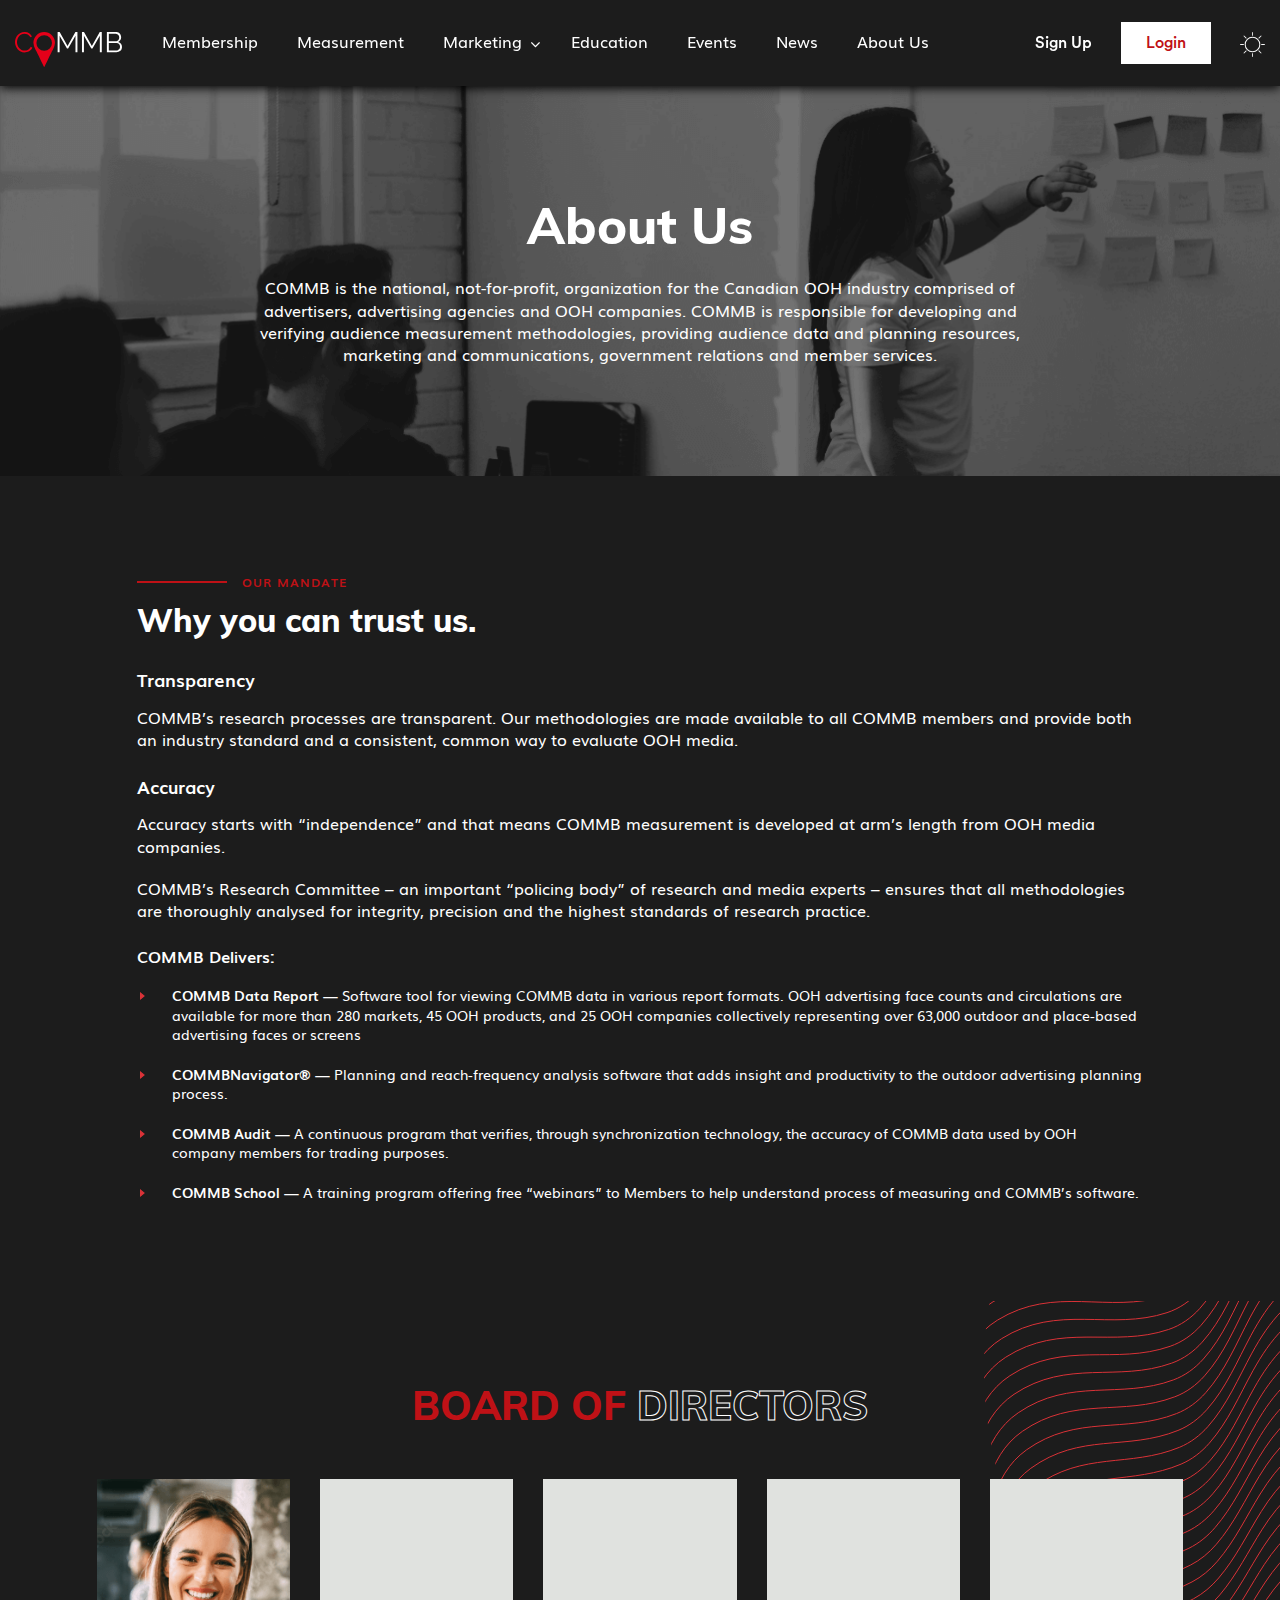
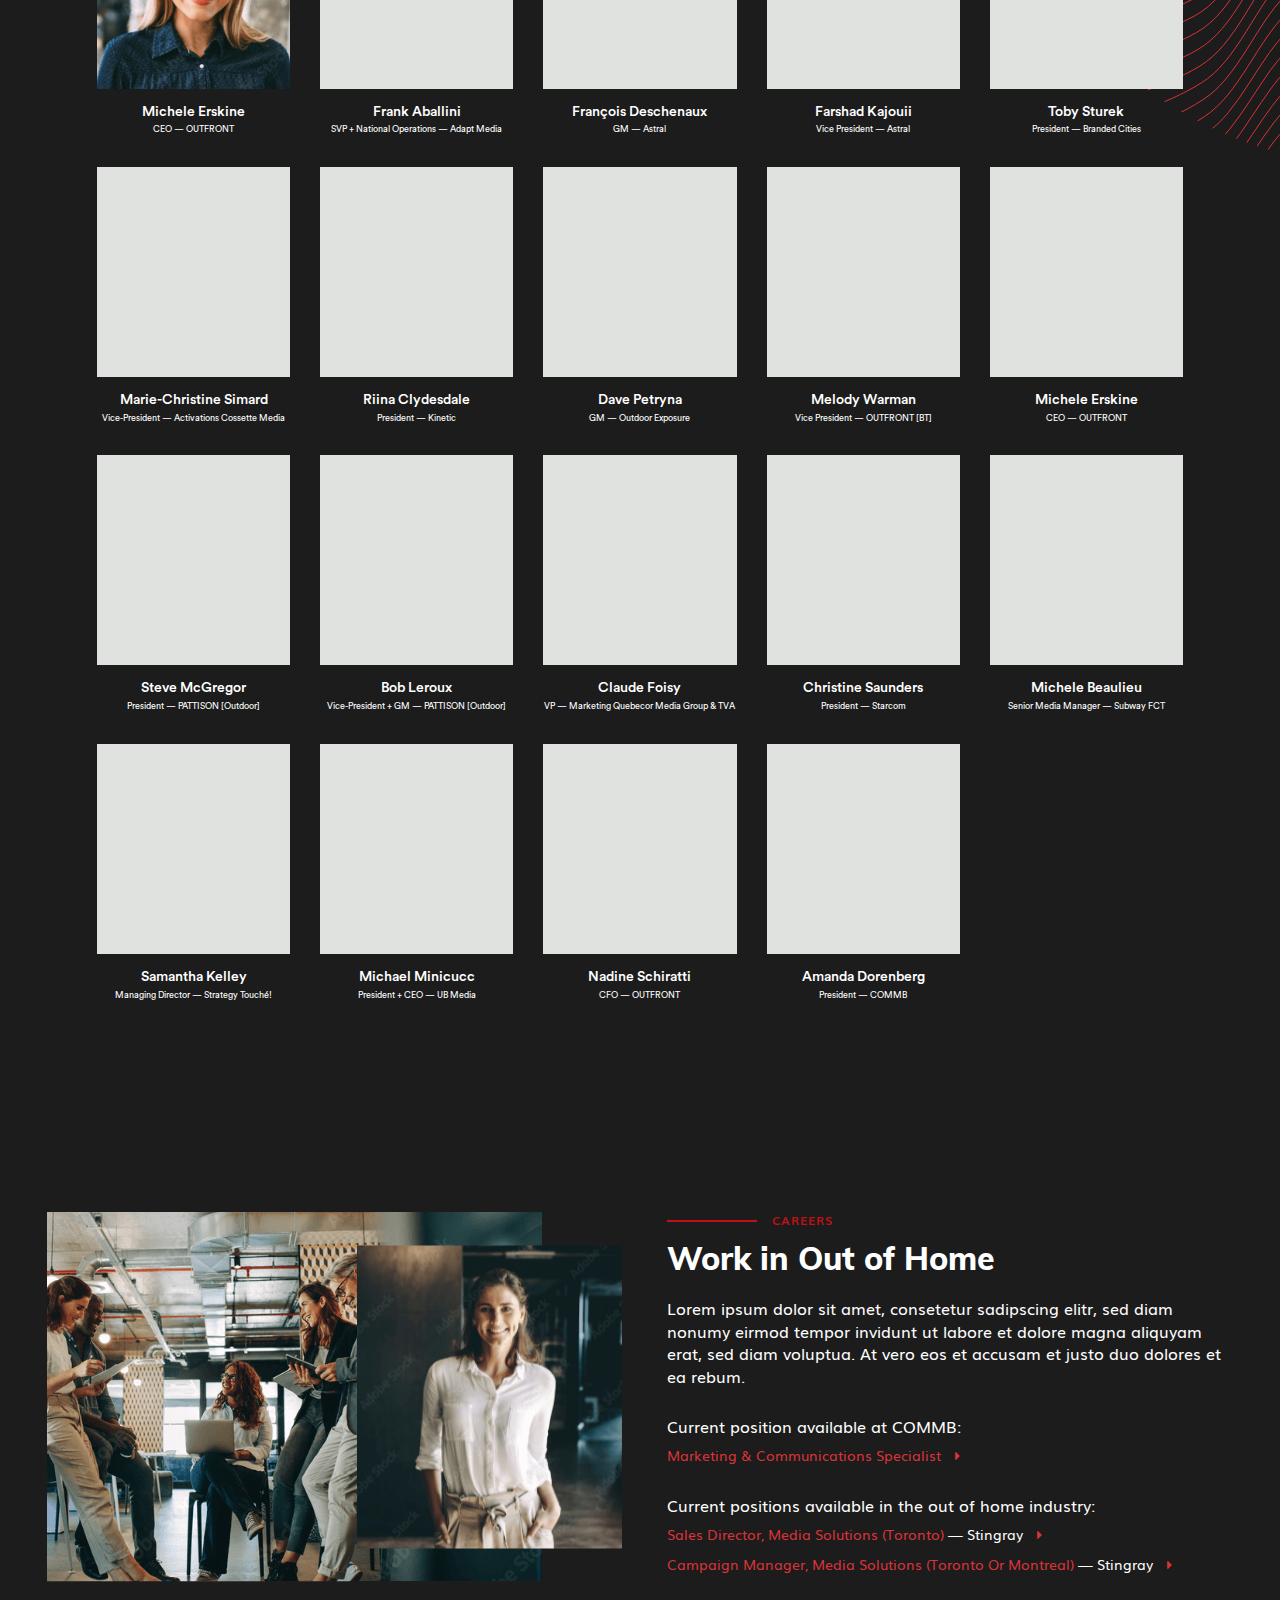
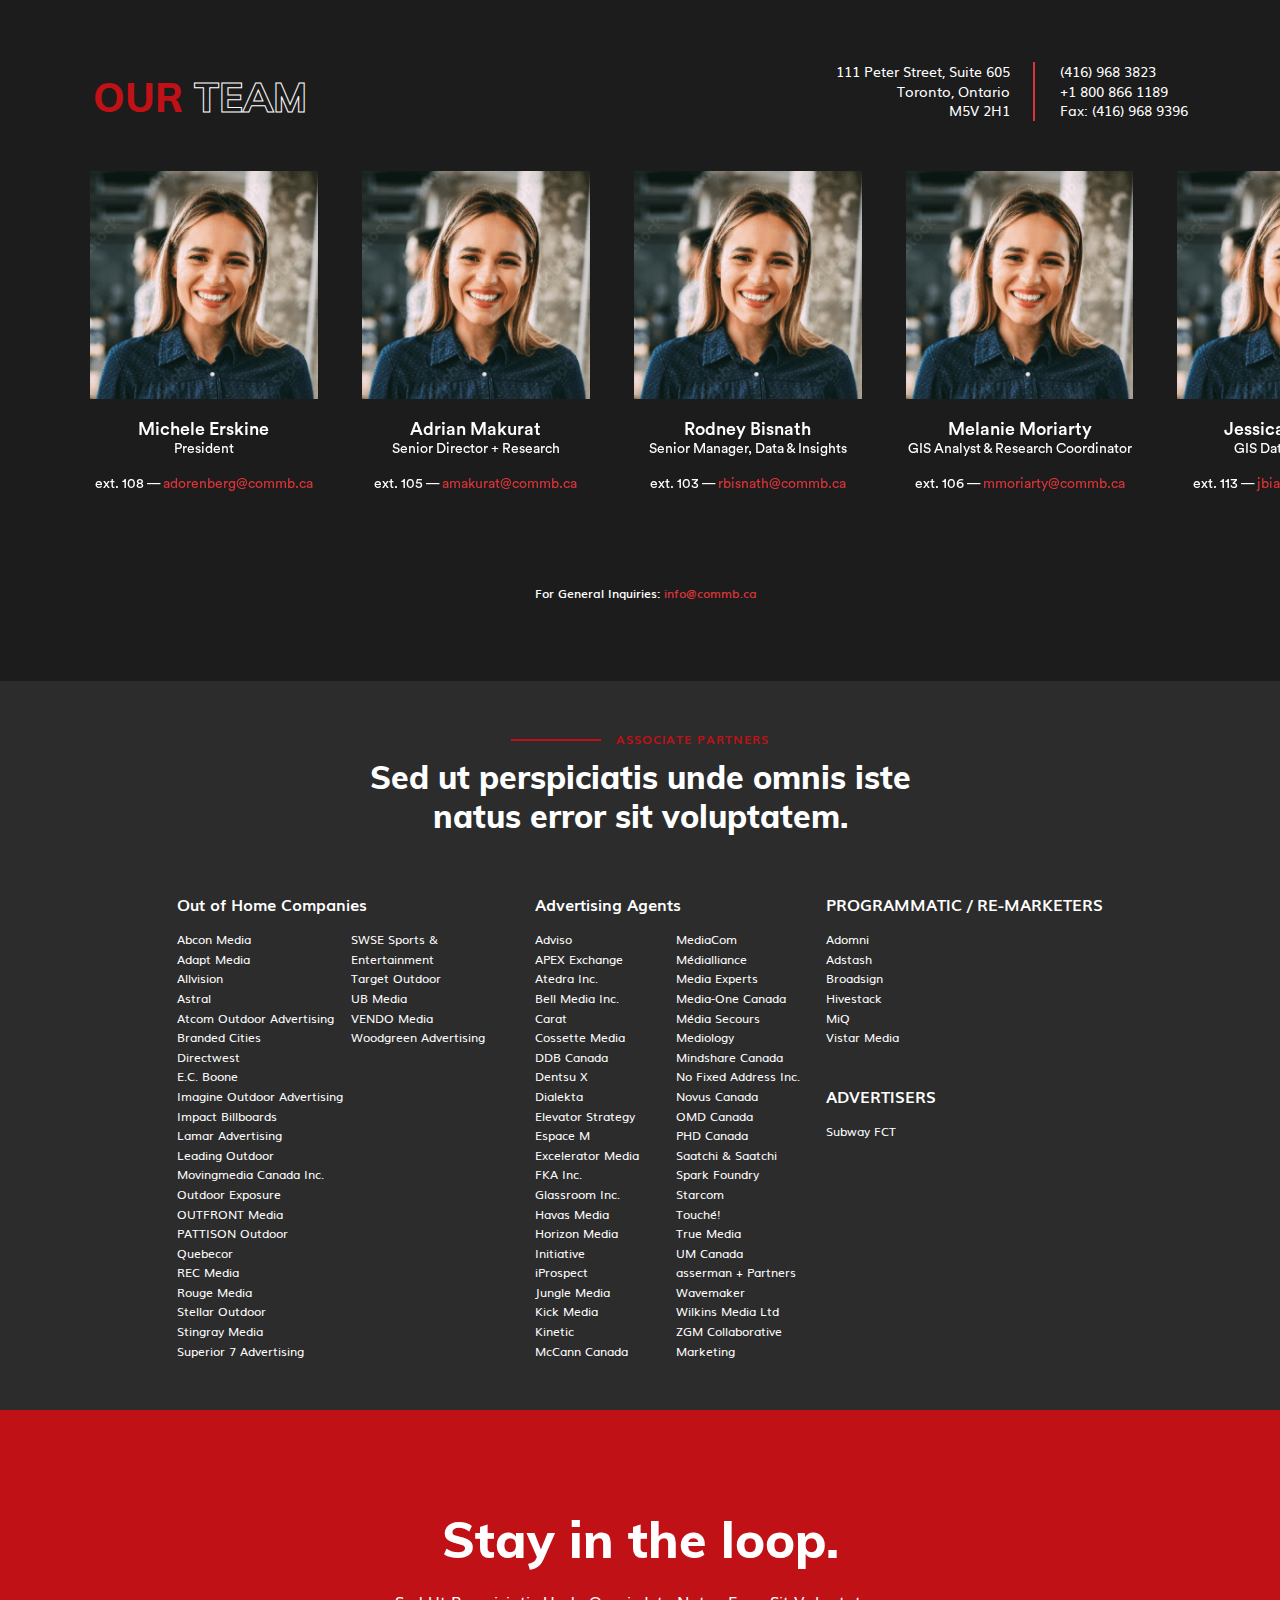
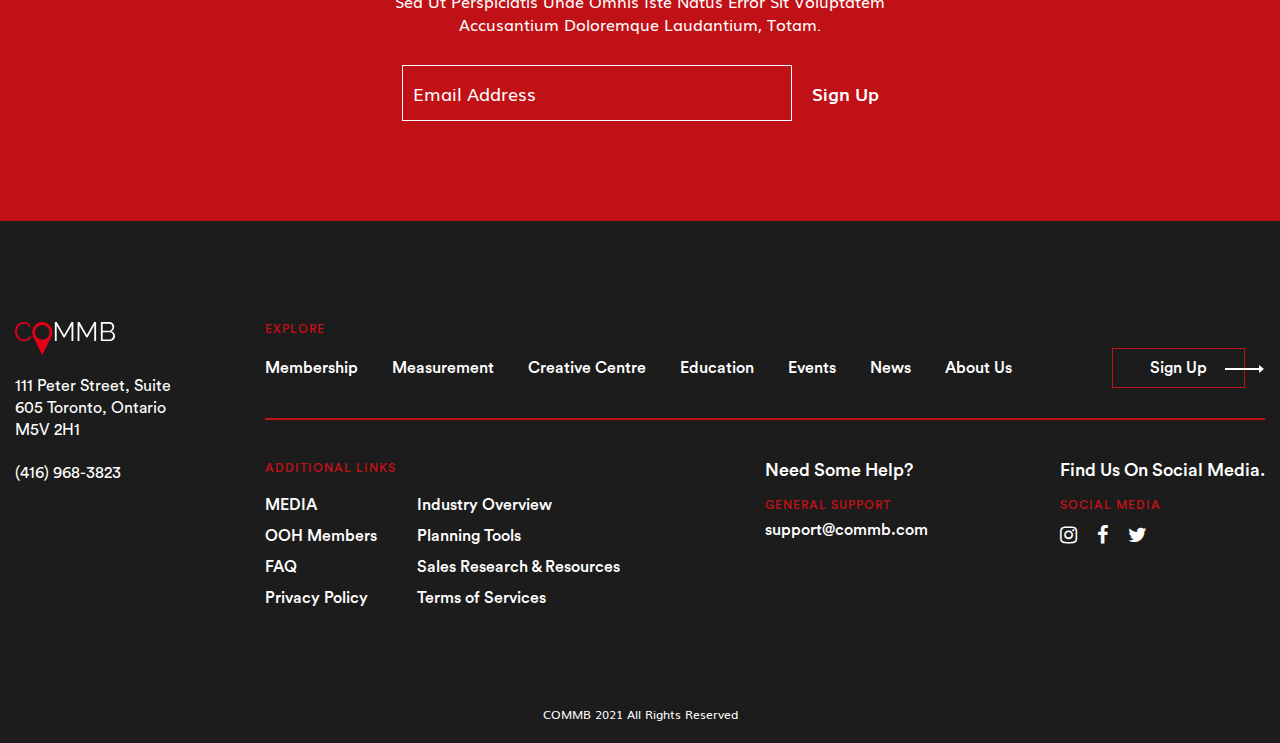
<file: about.html>
<!doctype html>
<html dir="ltr" lang="en-US">
<head>
    <title>COMMB - About</title>
    <link type="image/x-icon" rel="shortcut icon" href="assets/image/favicon.png" />
    <!-- Required meta tags -->
    <meta charset="UTF-8" />
    <meta name="HandheldFriendly" content="true">
    <meta name="viewport" content="width=device-width, user-scalable=no" />

    <meta name="description" content="">
    <meta name="keywords" content="">
    <meta name="author" content="">

    <!-- Slick CSS -->
    <link rel="stylesheet" href="assets/css/slick.css">
    <link rel="stylesheet" href="assets/css/slick-theme.css">

    <!-- FontAwesome -->
    <link rel="stylesheet" href="assets/css/font-awesome.min.css" type="text/css" />

    <!-- Custom CSS -->
    <link type="text/css" rel="stylesheet" href="assets/css/style.css"/>
    <link type="text/css" rel="stylesheet" href="assets/css/responsive.css"/>


</head>
<body>
    <!-- Main Wrapper Start -->
    <div class="main-wrapper about_page">

        <!-- Header Start-->
        <div class="header-wrapper">
            <header>
                <div class="container">
                    <div class="header-block">
                        <div class="dark_light_mode in_mobile">
                            <a href="#0"><img src="assets/image/dark-light-button.svg" alt="light"></a>
                        </div>
                        <div class="logo-hold">
                            <a href="index.html">
                                <img src="assets/image/logo.svg" alt="Logo">
                            </a>
                        </div>
        
                        <div class="menu_toggle_btn">
                            <div class="humbergur">
                                <span></span>
                                <span></span>
                                <span></span>
                            </div>
                        </div>
                        <div class="main-nav-block">
                            <div class="menu-nav">
                                <div class="menu_area">
                                    <div class="menu_links">
                                        <ul>
                                            <li><a href="membership.html">Membership</a></li>
                                            <li><a href="measurement.html">Measurement</a></li>
                                            <li class="dropdown_text">
                                                <a href="#0">Marketing</a>
                                                <ul class="dropdown_menu">
                                                    <li><a href="creative_center.html">Creative Center</a></li>
                                                    <li><a href="creative_library.html">Creative Library</a></li>
                                                    <li><a href="resources.html">Sales Resources / Research</a></li>
                                                    <li><a href="casestudies.html">Case Studies</a></li>
                                                    <li><a href="obie-awards.html">OOH Awards Show</a></li>
                                                </ul>
                                            </li>
                                            <li><a href="education.html">Education</a></li>
                                            <li><a href="events.html">Events</a></li>
                                            <li><a href="news-hub.html">News</a></li>
                                            <li><a href="about.html">About Us</a></li>
                                        </ul>
                                    </div>
                                    <div class="social_block">
                                        <ul>
                                            <li><a href="https://www.instagram.com/accounts/login/" target="_blank"><i
                                                        class="fa fa-instagram" aria-hidden="true"></i></a></li>
                                            <li><a href="https://www.facebook.com/" target="_blank"><i class="fa fa-facebook"
                                                        aria-hidden="true"></i></a></li>
                                            <li><a href="https://twitter.com/i/flow/login" target="_blank"><i
                                                        class="fa fa-twitter" aria-hidden="true"></i></a></li>
                                        </ul>
                                    </div>
                                </div>
                                <div class="bottom_content">
                                    <div class="">
                                        <a href="#0" class="login_btn">
                                            <span>
                                                Login
                                            </span>
                                            <span>
                                                <svg id="right-arrow" xmlns="http://www.w3.org/2000/svg" width="30.934"
                                                    height="6.412" viewBox="0 0 30.934 6.412">
                                                    <path id="Icon_open-arrow-left" data-name="Icon open-arrow-left"
                                                        d="M2.829,0,0,2.386,2.829,4.715V2.829H29.916V1.886H2.829Z"
                                                        transform="translate(30.313 5.557) rotate(180)" fill="#fff" />
                                                    <path id="Icon_open-arrow-left_-_Outline"
                                                        data-name="Icon open-arrow-left - Outline"
                                                        d="M3.847,0V2.344H30.934V4.081H3.847V6.412L0,3.244ZM30.139,3.138H3.053V1.709L1.241,3.237,3.053,4.728V3.287H30.139Z"
                                                        transform="translate(30.934 6.412) rotate(180)" fill="#fff" />
                                                </svg>
                                            </span>
                                        </a>
                                    </div>
                                    <div class="sign_btn">
                                        <a href="#0">Sign Up</a>
                                    </div>
                                </div>
                            </div>
                        </div>
                        <div class="login_sign_up_btn">
                            <a href="#0" class="sign_up_btn">Sign Up</a>
                            <a href="#0" class="login_btn">Login</a>
        
                            <div class="dark_light_mode">
                                <a href="#0"><img src="assets/image/dark-light-button.svg" alt="light"></a>
                            </div>
                        </div>
                        <div class="overlay_bg"></div>
                    </div>
                </div>
            </header>
        </div>
        <!-- Header Close -->

        <!-- Main Content Start-->
       <div class="main_content_wrapper">

            <!-- Common Banner Section Start -->
            <div class="common_banner_section">
                <div class="container">
                    <div class="banner_center_section">
                        <h1>About Us</h1>
                        <div class="banner_info">
                            <p>COMMB is the national, not-for-profit, organization for the Canadian OOH industry comprised of advertisers, advertising
                            agencies and OOH companies. COMMB is responsible for developing and verifying audience measurement methodologies,
                            providing audience data and planning resources, marketing and communications, government relations and member services.
                            </p>
                        </div>
                    </div>
                </div>
            </div>
            <!-- Common Banner Section End -->

            <!-- Man Date Section Start -->
            <div class="mandate_section about_page_mandate_section">
                <div class="container">
                    <div class="mandate_block">
                        <div class="mandate_top">
                            <div class="commn_title_label">
                                <p>OUR mandate</p>
                            </div>
                            <div class="common_inner_title">
                                <h3>Why you can trust us.</h3>
                            </div>
                        </div>
                        <div class="mandate_data">
                            <div class="mandate_inner_data">
                                <h6>Transparency</h6>
                                <p>COMMB’s research processes are transparent. Our methodologies are made available to all COMMB members and provide both
                                an industry standard and a consistent, common way to evaluate OOH media.</p>
                            </div>
                            <div class="mandate_inner_data">
                                <h6>Accuracy</h6>
                                <p>Accuracy starts with “independence” and that means COMMB measurement is developed at arm’s length from OOH media
                                companies.</p>
                                <p>COMMB’s Research Committee – an important “policing body” of research and media experts – ensures that all methodologies
                                are thoroughly analysed for integrity, precision and the highest standards of research practice.</p>
                            </div>
                            <div class="mandate_list">
                                <h6>COMMB Delivers:</h6>
                                <ul>
                                    <li> <span> COMMB Data Report —</span> Software tool for viewing COMMB data in various report formats. OOH advertising face counts and
                                    circulations are available for more than 280 markets, 45 OOH products, and 25 OOH companies collectively representing
                                    over 63,000 outdoor and place-based advertising faces or screens</li>
                                    <li><span>COMMBNavigator® — </span>Planning and reach-frequency analysis software that adds insight and productivity to the outdoor
                                    advertising planning  process.</li>
                                    <li><span>COMMB Audit —</span> A continuous program that verifies, through synchronization technology, the accuracy of COMMB data used by
                                    OOH company members for trading purposes.</li>
                                    <li> <span> COMMB School —</span> A training program offering free “webinars” to Members to help understand process of measuring and
                                    COMMB’s software.</li>
                                </ul>
                            </div>
                        </div>
                    </div>
                </div>
               
            </div>
            <!-- Man Date Section End -->

            <!-- BOD Section Start -->
            <div class="bod_section">
                <div class="fp_image">
                    <img src="assets/image/About/fingure_print.png" alt="Fingureprint">
                </div>
                <div class="container">
                    <div class="bod_block">
                        <div class="common_section_title">
                            <h2>Board of <span> Directors</span></h2>
                        </div>
                        <div class="bod_box_block">
                            <div class="bod_box_inner">
                                <div class="bod_box_col">
                                    <div class="bod_box show_modal">
                                        <a href="#0">
                                            <div class="bod_img_box">
                                                <img src="assets/image/About/dummy_img_1.png" alt="dummy">
                                            </div>
                                            <div class="bod_box_info">
                                                <h5>Michele Erskine</h5>
                                                <p>CEO — OUTFRONT</p>
                                            </div>
                                        </a>
                                    </div>
                                </div>
                                <div class="bod_box_col">
                                    <div class="bod_box show_modal">
                                        <a href="#0">
                                            <div class="bod_img_box">
                                                <img src="assets/image/About/dummy_img.png" alt="dummy">
                                            </div>
                                            <div class="bod_box_info">
                                                <h5>Frank Aballini</h5>
                                                <p>SVP + National Operations — Adapt Media</p>
                                            </div>
                                        </a>
                                    </div>
                                </div>
                                <div class="bod_box_col">
                                    <div class="bod_box show_modal">
                                        <a href="#0">
                                            <div class="bod_img_box">
                                                <img src="assets/image/About/dummy_img.png" alt="dummy">
                                            </div>
                                            <div class="bod_box_info">
                                                <h5>François Deschenaux</h5>
                                                <p>GM — Astral</p>
                                            </div>
                                        </a>
                                    </div>
                                </div>
                                <div class="bod_box_col">
                                    <div class="bod_box show_modal">
                                        <a href="#0">
                                            <div class="bod_img_box">
                                                <img src="assets/image/About/dummy_img.png" alt="dummy">
                                            </div>
                                            <div class="bod_box_info">
                                                <h5>Farshad Kajouii</h5>
                                                <p>Vice President — Astral</p>
                                            </div>
                                        </a>
                                    </div>
                                </div>
                                <div class="bod_box_col">
                                    <div class="bod_box show_modal">
                                        <a href="#0">
                                            <div class="bod_img_box">
                                                <img src="assets/image/About/dummy_img.png" alt="dummy">
                                            </div>
                                            <div class="bod_box_info">
                                                <h5>Toby Sturek</h5>
                                                <p>President — Branded Cities</p>
                                            </div>
                                        </a>
                                    </div>
                                </div>
                                <div class="bod_box_col">
                                    <div class="bod_box show_modal">
                                        <a href="#0">
                                            <div class="bod_img_box">
                                                <img src="assets/image/About/dummy_img.png" alt="dummy">
                                            </div>
                                            <div class="bod_box_info">
                                                <h5>Marie-Christine Simard</h5>
                                                <p>Vice-President — Activations Cossette Media</p>
                                            </div>
                                        </a>
                                    </div>
                                </div>
                                <div class="bod_box_col">
                                    <div class="bod_box show_modal">
                                        <a href="#0">
                                            <div class="bod_img_box">
                                                <img src="assets/image/About/dummy_img.png" alt="dummy">
                                            </div>
                                            <div class="bod_box_info">
                                                <h5>Riina Clydesdale</h5>
                                                <p>President — Kinetic</p>
                                            </div>
                                        </a>
                                    </div>
                                </div>
                                <div class="bod_box_col">
                                    <div class="bod_box show_modal">
                                        <a href="#0">
                                            <div class="bod_img_box">
                                                <img src="assets/image/About/dummy_img.png" alt="dummy">
                                            </div>
                                            <div class="bod_box_info">
                                                <h5>Dave Petryna</h5>
                                                <p>GM — Outdoor Exposure</p>
                                            </div>
                                        </a>
                                    </div>
                                </div>
                                <div class="bod_box_col">
                                    <div class="bod_box show_modal">
                                        <a href="#0">
                                            <div class="bod_img_box">
                                                <img src="assets/image/About/dummy_img.png" alt="dummy">
                                            </div>
                                            <div class="bod_box_info">
                                                <h5>Melody Warman</h5>
                                                <p>Vice President — OUTFRONT [BT]</p>
                                            </div>
                                        </a>
                                    </div>
                                </div>
                                <div class="bod_box_col">
                                    <div class="bod_box show_modal">
                                        <a href="#0">
                                            <div class="bod_img_box">
                                                <img src="assets/image/About/dummy_img.png" alt="dummy">
                                            </div>
                                            <div class="bod_box_info">
                                                <h5>Michele Erskine</h5>
                                                <p>CEO — OUTFRONT</p>
                                            </div>
                                        </a>
                                    </div>
                                </div>
                                <div class="bod_box_col">
                                    <div class="bod_box show_modal">
                                        <a href="#0">
                                            <div class="bod_img_box">
                                                <img src="assets/image/About/dummy_img.png" alt="dummy">
                                            </div>
                                            <div class="bod_box_info">
                                                <h5>Steve McGregor</h5>
                                                <p>President — PATTISON [Outdoor]</p>
                                            </div>
                                        </a>
                                    </div>
                                </div>
                                <div class="bod_box_col">
                                    <div class="bod_box show_modal">
                                        <a href="#0">
                                            <div class="bod_img_box">
                                                <img src="assets/image/About/dummy_img.png" alt="dummy">
                                            </div>
                                            <div class="bod_box_info">
                                                <h5>Bob Leroux</h5>
                                                <p>Vice-President + GM — PATTISON [Outdoor]</p>
                                            </div>
                                        </a>
                                    </div>
                                </div>
                                <div class="bod_box_col">
                                    <div class="bod_box show_modal">
                                        <a href="#0">
                                            <div class="bod_img_box">
                                                <img src="assets/image/About/dummy_img.png" alt="dummy">
                                            </div>
                                            <div class="bod_box_info">
                                                <h5>Claude Foisy</h5>
                                                <p>VP — Marketing Quebecor Media Group & TVA</p>
                                            </div>
                                        </a>
                                    </div>
                                </div>
                                <div class="bod_box_col">
                                    <div class="bod_box show_modal">
                                        <a href="#0">
                                            <div class="bod_img_box">
                                                <img src="assets/image/About/dummy_img.png" alt="dummy">
                                            </div>
                                            <div class="bod_box_info">
                                                <h5>Christine Saunders</h5>
                                                <p>President — Starcom</p>
                                            </div>
                                        </a>
                                    </div>
                                </div>
                                <div class="bod_box_col">
                                    <div class="bod_box show_modal">
                                        <a href="#0">
                                            <div class="bod_img_box">
                                                <img src="assets/image/About/dummy_img.png" alt="dummy">
                                            </div>
                                            <div class="bod_box_info">
                                                <h5>Michele Beaulieu</h5>
                                                <p>Senior Media Manager — Subway FCT</p>
                                            </div>
                                        </a>
                                    </div>
                                </div>
                                <div class="bod_box_col">
                                    <div class="bod_box show_modal">
                                        <a href="#0">
                                            <div class="bod_img_box">
                                                <img src="assets/image/About/dummy_img.png" alt="dummy">
                                            </div>
                                            <div class="bod_box_info">
                                                <h5>Samantha Kelley</h5>
                                                <p>Managing Director — Strategy Touché!</p>
                                            </div>
                                        </a>
                                    </div>
                                </div>
                                <div class="bod_box_col">
                                    <div class="bod_box show_modal">
                                        <a href="#0">
                                            <div class="bod_img_box">
                                                <img src="assets/image/About/dummy_img.png" alt="dummy">
                                            </div>
                                            <div class="bod_box_info">
                                                <h5> Michael Minicucc</h5>
                                                <p>President + CEO — UB Media</p>
                                            </div>
                                        </a>
                                    </div>
                                </div>
                                <div class="bod_box_col">
                                    <div class="bod_box show_modal">
                                        <a href="#0">
                                            <div class="bod_img_box">
                                                <img src="assets/image/About/dummy_img.png" alt="dummy">
                                            </div>
                                            <div class="bod_box_info">
                                                <h5>Nadine Schiratti</h5>
                                                <p>CFO — OUTFRONT</p>
                                            </div>
                                        </a>
                                    </div>
                                </div>
                                <div class="bod_box_col">
                                    <div class="bod_box show_modal">
                                        <a href="#0">
                                            <div class="bod_img_box">
                                                <img src="assets/image/About/dummy_img.png" alt="dummy">
                                            </div>
                                            <div class="bod_box_info">
                                                <h5>Amanda Dorenberg</h5>
                                                <p>President — COMMB</p>
                                            </div>
                                        </a>
                                    </div>
                                </div>
                            </div>
                            <div class="loadmore_btn">
                                <a href="#0" class="load_more">
                                    <i class="fa fa-plus" aria-hidden="true"></i>
                                </a>
                            </div>
                        </div>

                    </div>
                </div>
            </div>
            <!-- BOD Section End -->

            <!-- Work with us Section Start -->
            <div class="work_section">
                <div class="container">
                    <div class="work_inner_block">
                        <div class="work_left_block">
                            <div class="bg_image">
                                <div class="top_layer_image">
                                    <img src="assets/image/About/top_layert.png" alt="toplayer">
                                </div>
                            </div>
                        </div>
                        <div class="work_right_block">
                            <div class="work_info">
                                <div class="common_title_team_label">
                                    <div class="commn_title_label">
                                        <p>careers</p>
                                    </div>
                                    <div class="common_inner_title">
                                        <h3>Work in Out of Home</h3>
                                    </div>
                                </div>
                                <p class="work_text">Lorem ipsum dolor sit amet, consetetur sadipscing elitr, sed diam nonumy eirmod
                                    tempor invidunt ut labore et dolore
                                    magna aliquyam erat, sed diam voluptua. At vero eos et accusam et justo duo dolores et ea rebum.
                                </p>
                                <div class="work_info_inner">
                                    <h4>Current position available at COMMB:</h4>
                                    <a href="#0">Marketing & Communications Specialist
                                        <i class="fa fa-caret-right" aria-hidden="true"></i>
                                    </a>
                                    <h4>Current positions available in the out of home industry:</h4>
                                    <p>
                                        <a href="#0">Sales Director, Media Solutions (Toronto) <span> — Stingray</span>
                                            <i class="fa fa-caret-right" aria-hidden="true"></i>
                                        </a>
                                    </p>
                                    <p>
                                        <a href="#0">Campaign Manager, Media Solutions (Toronto Or Montreal) <span> — Stingray</span>
                                            <i class="fa fa-caret-right" aria-hidden="true"></i>
                                        </a>
                                    </p>
                                </div>
                            </div>
                        </div>
                    </div>
                </div>
            </div>
            <!-- Work with us Section End -->

            <!-- Our Team Section Start -->
            <div class="our_team_section">
                <div class="container">
                    <div class="out_team_top">                        
                        <div class="common_title_team_label">
                            <div class="common_section_title">
                                <h2>our <span> team</span></h2>
                            </div>
                        </div>
                        <div class="team_top_right_content">
                            <span class="team_address">
                                111 Peter Street, Suite 605 <br>
                                Toronto, Ontario<br>
                                M5V 2H1 <br>
                            </span>
                            <span class="team_number_block">
                                <a href="tel:4169683823">
                                    (416) 968 3823
                                </a> <br>
                                <a href="tel:18008661189">
                                    +1 800 866 1189
                                </a><br>
                                <a href="tel:4169689396">
                                    Fax: (416) 968 9396
                                </a><br>
                            </span>
                        </div>
                    </div>
                </div>
                <div class="common_slider_section">
                    <div class="cm_pad">
                        <div class="common_slider cm_slick_slider">
                            <div class="slide_box">
                                <a href="#0">
                                    <div class="box_image">
                                        <img src="assets/image/About/dummy_img_1.png" alt="slider_image" class="slider_images">
                                    </div>
                                    <div class="box_info">
                                        <h5>Michele Erskine</h5>
                                        <p>President</p>
                                        <p>ext. 108 — <span> adorenberg@commb.ca </span></p>
                                    </div>
                                </a>
                            </div>
                            <div class="slide_box">
                                <a href="#0">
                                    <div class="box_image">
                                        <img src="assets/image/About/dummy_img_1.png" alt="slider_image" class="slider_images">
                                    </div>
                                    <div class="box_info">
                                        <h5>Adrian Makurat</h5>
                                        <p>Senior Director + Research</p>
                                        <p>ext. 105 — <span> amakurat@commb.ca </span></p>
                                    </div>
                                </a>
                            </div>
                            <div class="slide_box">
                                <a href="#0">
                                    <div class="box_image">
                                        <img src="assets/image/About/dummy_img_1.png" alt="slider_image" class="slider_images">
                                    </div>
                                    <div class="box_info">
                                        <h5>Rodney Bisnath</h5>
                                        <p>Senior Manager, Data & Insights</p>
                                        <p>ext. 103 — <span> rbisnath@commb.ca </span></p>
                                    </div>
                                </a>
                            </div>
                            <div class="slide_box">
                                <a href="#0">
                                    <div class="box_image">
                                        <img src="assets/image/About/dummy_img_1.png" alt="slider_image" class="slider_images">
                                    </div>
                                    <div class="box_info">
                                        <h5>Melanie Moriarty</h5>
                                        <p>GIS Analyst & Research Coordinator</p>
                                        <p>ext. 106 — <span>mmoriarty@commb.ca </span></p>
                                    </div>
                                </a>
                            </div>
                            <div class="slide_box">
                                <a href="#0">
                                    <div class="box_image">
                                        <img src="assets/image/About/dummy_img_1.png" alt="slider_image" class="slider_images">
                                    </div>
                                    <div class="box_info">
                                        <h5>Jessica Bialczak</h5>
                                        <p>GIS Data Assistant</p>
                                        <p>ext. 113 — <span> jbialczak@commb.ca </span></p>
                                    </div>
                                </a>
                            </div>
                            <div class="slide_box">
                                <a href="#0">
                                    <div class="box_image">
                                        <img src="assets/image/About/dummy_img_1.png" alt="slider_image" class="slider_images">
                                    </div>
                                    <div class="box_info">
                                        <h5>Gary Harutyunyan</h5>
                                        <p>Technical Product Manager</p>
                                        <p>ext. 104 — <span> gharutyunyan@commb.ca </span></p>
                                    </div>
                                </a>
                            </div>
                            <div class="slide_box">
                                 <a href="#0">
                                    <div class="box_image">
                                        <img src="assets/image/About/dummy_img_1.png" alt="slider_image" class="slider_images">
                                    </div>
                                    <div class="box_info">
                                        <h5>Jeremy Stick</h5>
                                        <p>Software & Training Consultant</p>
                                        <p>ext. 112 — <span> jstick@commb.ca </span></p>
                                    </div>
                                 </a>
                            </div>
                            <div class="slide_box">
                                <a href="#0">
                                    <div class="box_image">
                                        <img src="assets/image/About/dummy_img_1.png" alt="slider_image" class="slider_images">
                                    </div>
                                    <div class="box_info">
                                        <h5>Lara Menzies</h5>
                                        <p>Director, Marketing & Partnerships</p>
                                        <p>ext. 107 — <span> lmenzies@commb.ca </span></p>
                                    </div>
                                </a>
                            </div>
                            <div class="slide_box">
                                <a href="#0">
                                    <div class="box_image">
                                        <img src="assets/image/About/dummy_img_1.png" alt="slider_image" class="slider_images">
                                    </div>
                                    <div class="box_info">
                                        <h5>Mo Ghoneim</h5>
                                        <p>VP, Communications, Partnerships &
                                            Marketing</p>
                                        <p>ext. 111 — <span> mghoneim@commb.ca </span></p>
                                    </div>
                                </a>
                            </div>
                        </div>
                    </div>
                    <div class="common_slider_track">
                        <div class="container">
                            <div class="mail_block">
                                <p>For General Inquiries: <a href="mailto:info@commb.ca">info@commb.ca</a></p>
                            </div>
                        </div>
                    </div>
                </div>


            </div>
            <!-- Our Team Section End -->

            <!-- Partner Section Start  -->
            <div class="partner_section">
                <div class="container">
                    <div class="partner_title">
                        <div class="common_title_team_label">
                            <div class="commn_title_label">
                                <p>Associate partners</p>
                            </div>
                            <div class="common_inner_title">
                                <h3>Sed ut perspiciatis unde omnis iste <br> natus error sit voluptatem.</h3>
                            </div>
                        </div>
                    </div>
                    <div class="all_ul_blocks">
                        <div class="ul_block_inner">
                            <div class="three_ul_block">
                                <div class="partner_blocks">
                                    <h3>Out of Home Companies</h3>
                                    <div class="partner_blocks_inner">
                                        <div class="partner_sub_col">
                                            <ul class="partner_ul">
                                                <li><a href="#0">Abcon Media</a></li>
                                                <li><a href="#0">Adapt Media</a></li>
                                                <li><a href="#0">Allvision</a></li>
                                                <li><a href="#0">Astral</a></li>
                                                <li><a href="#0">Atcom Outdoor Advertising</a></li>
                                                <li><a href="#0">Branded Cities</a></li>
                                                <li><a href="#0">Directwest</a></li>
                                                <li><a href="#0">E.C. Boone</a></li>
                                                <li><a href="#0">Imagine Outdoor Advertising</a></li>
                                                <li><a href="#0">Impact Billboards</a></li>
                                                <li><a href="#0">Lamar Advertising</a></li>
                                                <li><a href="#0">Leading Outdoor</a></li>
                                                <li><a href="#0">Movingmedia Canada Inc.</a></li>
                                                <li><a href="#0"> Outdoor Exposure</a></li>
                                                <li><a href="#0">OUTFRONT Media</a></li>
                                                <li><a href="#0">PATTISON Outdoor</a></li>
                                                <li><a href="#0">Quebecor</a></li>
                                                <li><a href="#0">REC Media</a></li>
                                                <li><a href="#0">Rouge Media</a></li>
                                                <li><a href="#0">Stellar Outdoor</a></li>
                                                <li><a href="#0">Stingray Media</a></li>
                                                <li><a href="#0">Superior 7 Advertising</a></li>
                                            </ul>
                                        </div>
                                        <div class="partner_sub_col">
                                            <ul class="partner_ul">
                                                <li><a href="#0">SWSE Sports & Entertainment</a></li>
                                                <li><a href="#0">Target Outdoor</a></li>
                                                <li><a href="#0">UB Media</a></li>
                                                <li><a href="#0">VENDO Media</a></li>
                                                <li><a href="#0">Woodgreen Advertising</a></li>
                                            </ul>
                                        </div>
                                    </div>
                                </div>
                            </div>
                            <div class="three_ul_block">
                                <div class="partner_blocks">
                                    <h3>Advertising Agents</h3>
                                    <div class="partner_blocks_inner">
                                        <div class="partner_sub_col">
                                            <ul class="partner_ul">
                                                <li><a href="#0">Adviso</a></li>
                                                <li><a href="#0">APEX Exchange</a></li>
                                                <li><a href="#0">Atedra Inc.</a></li>
                                                <li><a href="#0">Bell Media Inc.</a></li>
                                                <li><a href="#0">Carat</a></li>
                                                <li><a href="#0">Cossette Media</a></li>
                                                <li><a href="#0">DDB Canada</a></li>
                                                <li><a href="#0">Dentsu X</a></li>
                                                <li><a href="#0">Dialekta</a></li>
                                                <li><a href="#0">Elevator Strategy</a></li>
                                                <li><a href="#0">Espace M</a></li>
                                                <li><a href="#0">Excelerator Media</a></li>
                                                <li><a href="#0">FKA Inc.</a></li>
                                                <li><a href="#0">Glassroom Inc.</a></li>
                                                <li><a href="#0">Havas Media</a></li>
                                                <li><a href="#0">Horizon Media</a></li>
                                                <li><a href="#0">Initiative</a></li>
                                                <li><a href="#0">iProspect</a></li>
                                                <li><a href="#0">Jungle Media</a></li>
                                                <li><a href="#0">Kick Media</a></li>
                                                <li><a href="#0">Kinetic</a></li>
                                                <li><a href="#0">McCann Canada</a></li>
                                            </ul>
                                        </div>
                                        <div class="partner_sub_col">
                                            <ul class="partner_ul">
                                                <li><a href="#0">MediaCom</a></li>
                                                <li><a href="#0">Médialliance</a></li>
                                                <li><a href="#0">Media Experts</a></li>
                                                <li><a href="#0">Media-One Canada</a></li>
                                                <li><a href="#0">Média Secours</a></li>
                                                <li><a href="#0">Mediology</a></li>
                                                <li><a href="#0">Mindshare Canada</a></li>
                                                <li><a href="#0">No Fixed Address Inc.</a></li>
                                                <li><a href="#0">Novus Canada</a></li>
                                                <li><a href="#0">OMD Canada</a></li>
                                                <li><a href="#0">PHD Canada</a></li>
                                                <li><a href="#0">Saatchi & Saatchi</a></li>
                                                <li><a href="#0">Spark Foundry</a></li>
                                                <li><a href="#0">Starcom</a></li>
                                                <li><a href="#0">Touché!</a></li>
                                                <li><a href="#0">True Media</a></li>
                                                <li><a href="#0"> UM Canada</a></li>
                                                <li><a href="#0">asserman + Partners</a></li>
                                                <li><a href="#0">Wavemaker</a></li>
                                                <li><a href="#0">Wilkins Media Ltd</a></li>
                                                <li><a href="#0">ZGM Collaborative Marketing</a></li>
                                            </ul>
                                        </div>
                                    </div>
                                </div>
                            </div>
                            <div class="three_ul_block">
                                <div class="partner_blocks bottom_mrgn">
                                    <h3>PROGRAMMATIC / RE-MARKETERS</h3>
                                    <div class="">
                                        <div class="">
                                            <ul class="partner_ul">
                                                <li><a href="#0">Adomni</a></li>
                                                <li><a href="#0">Adstash</a></li>
                                                <li><a href="#0">Broadsign</a></li>
                                                <li><a href="#0">Hivestack</a></li>
                                                <li><a href="#0">MiQ</a></li>
                                                <li><a href="#0">Vistar Media</a></li>
                                            </ul>
    
                                            <h3 class="last_ul_title">ADVERTISERS</h3>
                                            <ul class="partner_ul">
                                                <li><a href="#0">Subway FCT</a></li>
                                            </ul>
                                        </div>
                                    </div>
                                </div>
                            </div>
                        </div>
                    </div>
                </div>
            </div>
            <!-- Partner Section End  -->

            <!-- common Stay Section Start -->
            <div class="common_stay_in_section">
                <div class="container">
                    <div class="stay_in_content_block">
                        <h3>Stay in the loop.</h3>
                        <p>Sed Ut Perspiciatis Unde Omnis Iste Natus Error Sit Voluptatem Accusantium Doloremque Laudantium, Totam.
                        </p>
            
                        <div class="stay_in_input_box">
                            <div class="input_filed">
                                <input type="text" placeholder="Email Address">
                            </div>
                            <button type="button" class="stay_signup_btn">Sign Up</button>
                        </div>
                    </div>
                </div>
            </div>
            <!-- common Stay Section End -->

       </div>
        <!-- Main Content Close -->

        <!-- Footer Start -->
        <div class="footer_wrapper">
            <div class="container">
                <div class="footer_block">
                    <div class="footer_col_1">
                        <div class="footer_left_content">
                            <div class="footer_logo">
                                <a href="index.html">
                                    <img src="assets/image/logo.svg" alt="Logo">
                                </a>
                            </div>
                            <div class="footer_address">
                                <p>111 Peter Street, Suite 605 Toronto, Ontario<br> M5V 2H1</p>
                            </div>
                            <div class="footer_phone">
                                <a href="tel:4169683823">(416) 968-3823</a>
                            </div>
                        </div>
                    </div>
                    <div class="footer_col_2">
                        <div class="footer_right_content">
                            <div class="commn_footer_label">
                                <p>EXPLORE</p>
                            </div>
                            <div class="footer_explore_menu">
                                 <ul>
                                     <li><a href="measurement.html">Membership</a></li>
                                     <li><a href="measurement.html">Measurement</a></li>
                                     <li><a href="creative_center.html">Creative Centre</a></li>
                                     <li><a href="education.html">Education</a></li>
                                     <li><a href="events.html">Events</a></li>
                                     <li><a href="news-hub.html">News</a></li>
                                     <li><a href="about.html">About Us</a></li>
                                 </ul>
                                 <div class="common_section_btn">
                                     <a href="#0" class="common_btn">
                                         Sign Up
                                         <svg id="right-arrow" xmlns="http://www.w3.org/2000/svg" width="38.938" height="8.071" viewBox="0 0 38.938 8.071">
                                             <path  data-name="Icon open-arrow-left" d="M3.561,0,0,3,3.561,5.935V3.561h34.1V2.374H3.561Z" transform="translate(38.156 6.995) rotate(180)" fill="#fff"/>
                                             <path  data-name="Icon open-arrow-left - Outline" d="M4.842,0V2.95h34.1V5.137H4.842V8.071L0,4.084Zm33.1,3.95H3.842v-1.8L1.562,4.074l2.28,1.877V4.137h34.1Z" transform="translate(38.938 8.071) rotate(180)" fill="#fff"/>
                                         </svg>
                                     </a>
                                 </div>
                            </div>
 
                            <div class="need_some_help_block">
                                <div class="additional_links">
                                 <span class="commn_footer_label">
                                     <p>Additional Links</p>
                                 </span>
                                 <div class="additional_block">
                                     <ul>
                                          <li><a href="#0">MEDIA</a></li>
                                          <li><a href="#0">OOH Members</a></li>
                                          <li><a href="#0">FAQ</a></li>
                                          <li><a href="#0">Privacy Policy</a></li>
                                     </ul>
                                      <ul>
                                          <li><a href="#0">Industry Overview</a></li>
                                          <li><a href="#0">Planning Tools</a></li>
                                          <li><a href="#0">Sales Research & Resources</a></li>
                                          <li><a href="#0">Terms of Services</a></li>
                                      </ul>
                                 </div>
                                </div>
                                <div class="additional_last_block">
                                    <div class="need_some_col">
                                        <div class="need_some_content">
                                            <h3 class="need_common_title">Need Some Help?</h3>
                                            <div class="commn_footer_label">
                                                 <p>general support</p>
                                             </div>
                                             <div class="supprt_email">
                                                 <a href="mailto:support@commb.com">support@commb.com</a>
                                             </div>
                                        </div>
                                    </div>
                                    <div class="find_us_col">
                                        <div class="find_us_content">
                                             <h3 class="need_common_title">Find Us On Social Media.</h3>
                                             <div class="commn_footer_label">
                                                 <p>social media</p>
                                             </div>
                                             <ul>
                                                 <li><a href="https://www.instagram.com/accounts/login/" target="_blank"><i class="fa fa-instagram" aria-hidden="true"></i></a></li>
                                                 <li><a href="https://www.facebook.com/" target="_blank"><i class="fa fa-facebook" aria-hidden="true"></i></a></li>
                                                 <li><a href="https://twitter.com/i/flow/login" target="_blank"><i class="fa fa-twitter" aria-hidden="true"></i></a></li>
                                             </ul>
                                        </div>
                                    </div>
                                </div>
                            </div>
                        </div>
                    </div>
                </div>
                <div class="copyright_block">
                    <p>COMMB 2021 All Rights Reserved</p>
                </div>
            </div>
        </div>
         <!-- Footer Close -->
    </div>
    <!-- Main Wrapper Close -->

    <!-- Modal -->
    <div class="bod_modal_section">
        <div class="my_modal">
            <div class="bod_modal">
                <div class="modal-content">
                    <div class="modal_close_btn">
                        <span>
                            <svg xmlns="http://www.w3.org/2000/svg" width="29.25" height="29.25" viewBox="0 0 29.25 29.25">
                                <g id="Icon_ionic-ios-close-circle-outline" data-name="Icon ionic-ios-close-circle-outline"
                                    transform="translate(-3.375 -3.375)">
                                    <path id="Path_1150" data-name="Path 1150"
                                        d="M23.295,21.705,19.589,18l3.705-3.705a1.124,1.124,0,0,0-1.589-1.589L18,16.411l-3.705-3.705a1.124,1.124,0,0,0-1.589,1.589L16.411,18l-3.705,3.705a1.086,1.086,0,0,0,0,1.589,1.116,1.116,0,0,0,1.589,0L18,19.589l3.705,3.705a1.129,1.129,0,0,0,1.589,0A1.116,1.116,0,0,0,23.295,21.705Z" />
                                    <path id="Path_1151" data-name="Path 1151"
                                        d="M18,5.344A12.651,12.651,0,1,1,9.049,9.049,12.573,12.573,0,0,1,18,5.344m0-1.969A14.625,14.625,0,1,0,32.625,18,14.623,14.623,0,0,0,18,3.375Z" />
                                </g>
                            </svg>
                        </span>
                    </div>
                    <div class="modal_body">
                        <div class="modal_image_block">
                            <a href="#0">
                                <img src="assets/image/About/modal_image.png" alt="modal">
                            </a>
                        </div>
                        <div class="modal_content">
                            <h5>Michele Erskine</h5>
                            <span>CEO — OUTFRONT</span>
                            <p>Lorem ipsum dolor sit amet, consetetur sadipscing elitr, sed diam nonumy eirmod tempor invidunt ut labore et dolore
                            magna aliquyam erat, sed diam voluptua. At vero eos et accusam et justo duo dolores et ea rebum. Lorem ipsum dolor sit
                            amet, consetetur sadipscing elitr, sed diam nonumy eirmod tempor invidunt ut labore et dolore magna aliquyam erat, sed
                            diam voluptua. At vero eos et accusam et justo duo dolores et ea rebum. Lorem ipsum dolor sit amet, consetetur
                            sadipscing elitr, sed diam nonumy eirmod tempor invidunt ut labore et dolore magna aliquyam erat, sed diam voluptua.</p>
                            <div class="modal_social">
                                <a href="https://www.linkedin.com/login" target="_blank">
                                    <svg xmlns="http://www.w3.org/2000/svg" width="18.74" height="18.74" viewBox="0 0 18.74 18.74">
                                        <path id="Icon_simple-linkedin" data-name="Icon simple-linkedin"
                                            d="M15.966,15.97H13.191V11.621c0-1.037-.021-2.371-1.446-2.371-1.447,0-1.668,1.128-1.668,2.295V15.97H7.3V7.028H9.967V8.246H10A2.924,2.924,0,0,1,12.635,6.8c2.812,0,3.332,1.851,3.332,4.259V15.97ZM4.167,5.8A1.612,1.612,0,1,1,5.779,4.192,1.61,1.61,0,0,1,4.167,5.8ZM5.559,15.97H2.776V7.028H5.559ZM17.354,0H1.383A1.366,1.366,0,0,0,0,1.35V17.39a1.366,1.366,0,0,0,1.383,1.35H17.352a1.371,1.371,0,0,0,1.388-1.35V1.35A1.372,1.372,0,0,0,17.352,0Z"
                                            fill="#da3338" />
                                    </svg>
                                </a>
                                <a href="https://www.instagram.com/accounts/login/" target="_blank">
                                    <svg id="ig-icon" xmlns="http://www.w3.org/2000/svg" width="16.504" height="16.504" viewBox="0 0 16.504 16.504">
                                        <path id="Path_481" data-name="Path 481"
                                            d="M16.19,5.875a3.448,3.448,0,0,1,3.438,3.438V16.19a3.448,3.448,0,0,1-3.438,3.438H9.314A3.448,3.448,0,0,1,5.875,16.19V9.314A3.448,3.448,0,0,1,9.314,5.875H16.19m0-1.375H9.314A4.828,4.828,0,0,0,4.5,9.314V16.19A4.828,4.828,0,0,0,9.314,21H16.19A4.828,4.828,0,0,0,21,16.19V9.314A4.828,4.828,0,0,0,16.19,4.5Z"
                                            transform="translate(-4.5 -4.5)" fill="#da3338" />
                                        <path id="Path_482" data-name="Path 482"
                                            d="M24.656,11.063a1.031,1.031,0,1,1,1.031-1.031A1.029,1.029,0,0,1,24.656,11.063Z"
                                            transform="translate(-11.935 -6.249)" fill="#da3338" />
                                        <path id="Path_483" data-name="Path 483"
                                            d="M15.376,12.625a2.751,2.751,0,1,1-2.751,2.751,2.753,2.753,0,0,1,2.751-2.751m0-1.375A4.126,4.126,0,1,0,19.5,15.376a4.127,4.127,0,0,0-4.126-4.126Z"
                                            transform="translate(-7.124 -7.124)" fill="#da3338" />
                                    </svg>
                                </a>
                                <a href="https://www.facebook.com/" target="_blank">
                                    <svg xmlns="http://www.w3.org/2000/svg" width="9.714" height="18.055" viewBox="0 0 9.714 18.055">
                                        <path id="fb-icon"
                                            d="M13.257,9.7V6.248h2.781V4.514a4.537,4.537,0,0,1,1.218-3.2A3.875,3.875,0,0,1,20.208,0H22.97V3.448H20.208a.608.608,0,0,0-.487.3,1.21,1.21,0,0,0-.217.731V6.247H22.97V9.695H19.5v8.36H16.037V9.7Z"
                                            transform="translate(-13.257)" fill="#da3338" />
                                    </svg>
                                </a>
                                <a href="https://twitter.com/i/flow/login" target="_blank">
                                    <svg xmlns="http://www.w3.org/2000/svg" width="19.117" height="15.557" viewBox="0 0 19.117 15.557">
                                        <path id="twitter-icon"
                                            d="M20.531,6.343a7.93,7.93,0,0,1-2.252.62A3.936,3.936,0,0,0,20,4.792a7.794,7.794,0,0,1-2.491.952,3.921,3.921,0,0,0-6.786,2.682,3.84,3.84,0,0,0,.1.9,11.115,11.115,0,0,1-8.086-4.1,3.93,3.93,0,0,0,1.219,5.242,3.831,3.831,0,0,1-1.783-.49v.049a3.926,3.926,0,0,0,3.148,3.849A3.948,3.948,0,0,1,4.294,14a3.7,3.7,0,0,1-.737-.073,3.928,3.928,0,0,0,3.666,2.726,7.864,7.864,0,0,1-4.874,1.681,7.951,7.951,0,0,1-.936-.057,10.963,10.963,0,0,0,6,1.774A11.093,11.093,0,0,0,18.586,8.883c0-.17,0-.34-.012-.506A7.984,7.984,0,0,0,20.531,6.343Z"
                                            transform="translate(-1.413 -4.5)" fill="#da3338" />
                                    </svg>
                                </a>
                            </div>
                        </div>
                    </div>
                </div>
            </div>
        </div>
    </div>

    <!-- Optional JavaScript -->
    <!-- jQuery first, then Popper.js, then Bootstrap JS -->
    <script src="assets/js/jquery3.5.1.min.js"></script>
    <script src="assets/js/slick.min.js"></script>
    <script src="assets/js/custom.js"></script>
    <script> 

        // Load More Jquery
        $(window).on('load resize', function () {
            loadmore_function();
            Left_Pad();
        });

        $(".load_more").on("click", function (e) {
            e.preventDefault();
            $(this).parents('.bod_box_block').find('.bod_box_col:hidden').slice().slideDown('slow');
            if ($(this).parents('.bod_box_block').find('.bod_box_col:hidden').length == 0) {
                $(this).hide();
            }
        });
        function loadmore_function() {
            var checkWidth = $(window).width();
            if (checkWidth < 576) {
                $(".bod_box_col").slice(0, 8).show();
            }
        }

        // Cm slider padding using jquery
        function Left_Pad() {
            var left_pad = $('.our_team_section .container').offset().left;
            var checkWidth = $(window).width();

            if (((checkWidth <= 1215) && (checkWidth >= 1200)) || ((checkWidth >= 0) && (checkWidth <= 575))) {
                $('.common_slider_section .cm_pad').css({ "padding-left": "12px" })
            }
            else {
                $('.common_slider_section .cm_pad').css({ "padding-left": left_pad })
            }
        }
        
        // Scroll Slider
        const slider = document.querySelector('.common_slider');
            let isDown = false;
            let startX;
            let scrollLeft;

            slider.addEventListener('mousedown', (e) => {
                isDown = true;
                slider.classList.add('active');
                startX = e.pageX - slider.offsetLeft;
                scrollLeft = slider.scrollLeft;
            });
            slider.addEventListener('mouseleave', () => {
                isDown = false;
                slider.classList.remove('active');
            });
            slider.addEventListener('mouseup', () => {
                isDown = false;
                slider.classList.remove('active');
            });
            slider.addEventListener('mousemove', (e) => {
                if (!isDown) return;
                e.preventDefault();
                const x = e.pageX - slider.offsetLeft;
                const walk = (x - startX) * 1; //scroll-fast
                slider.scrollLeft = scrollLeft - walk;
                console.log(walk);
            });

    </script>
</body>
</html>
</file>
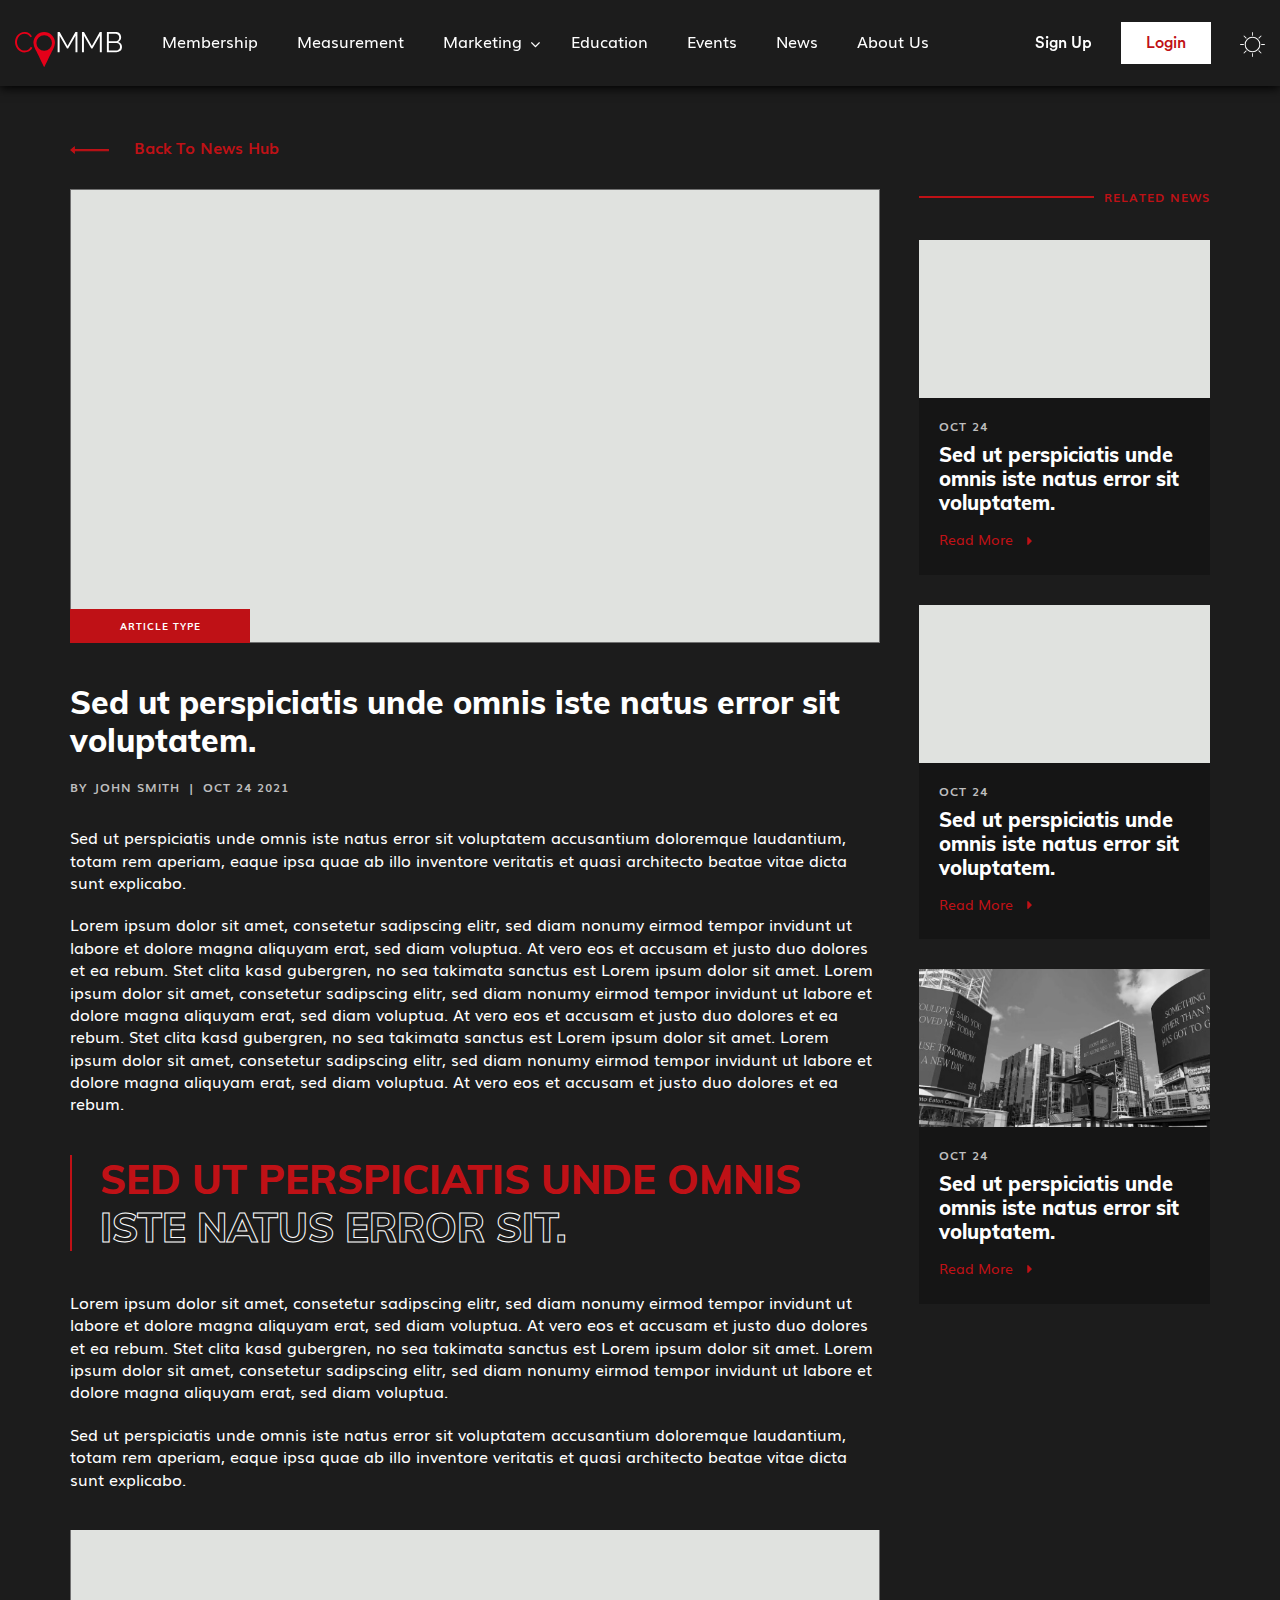
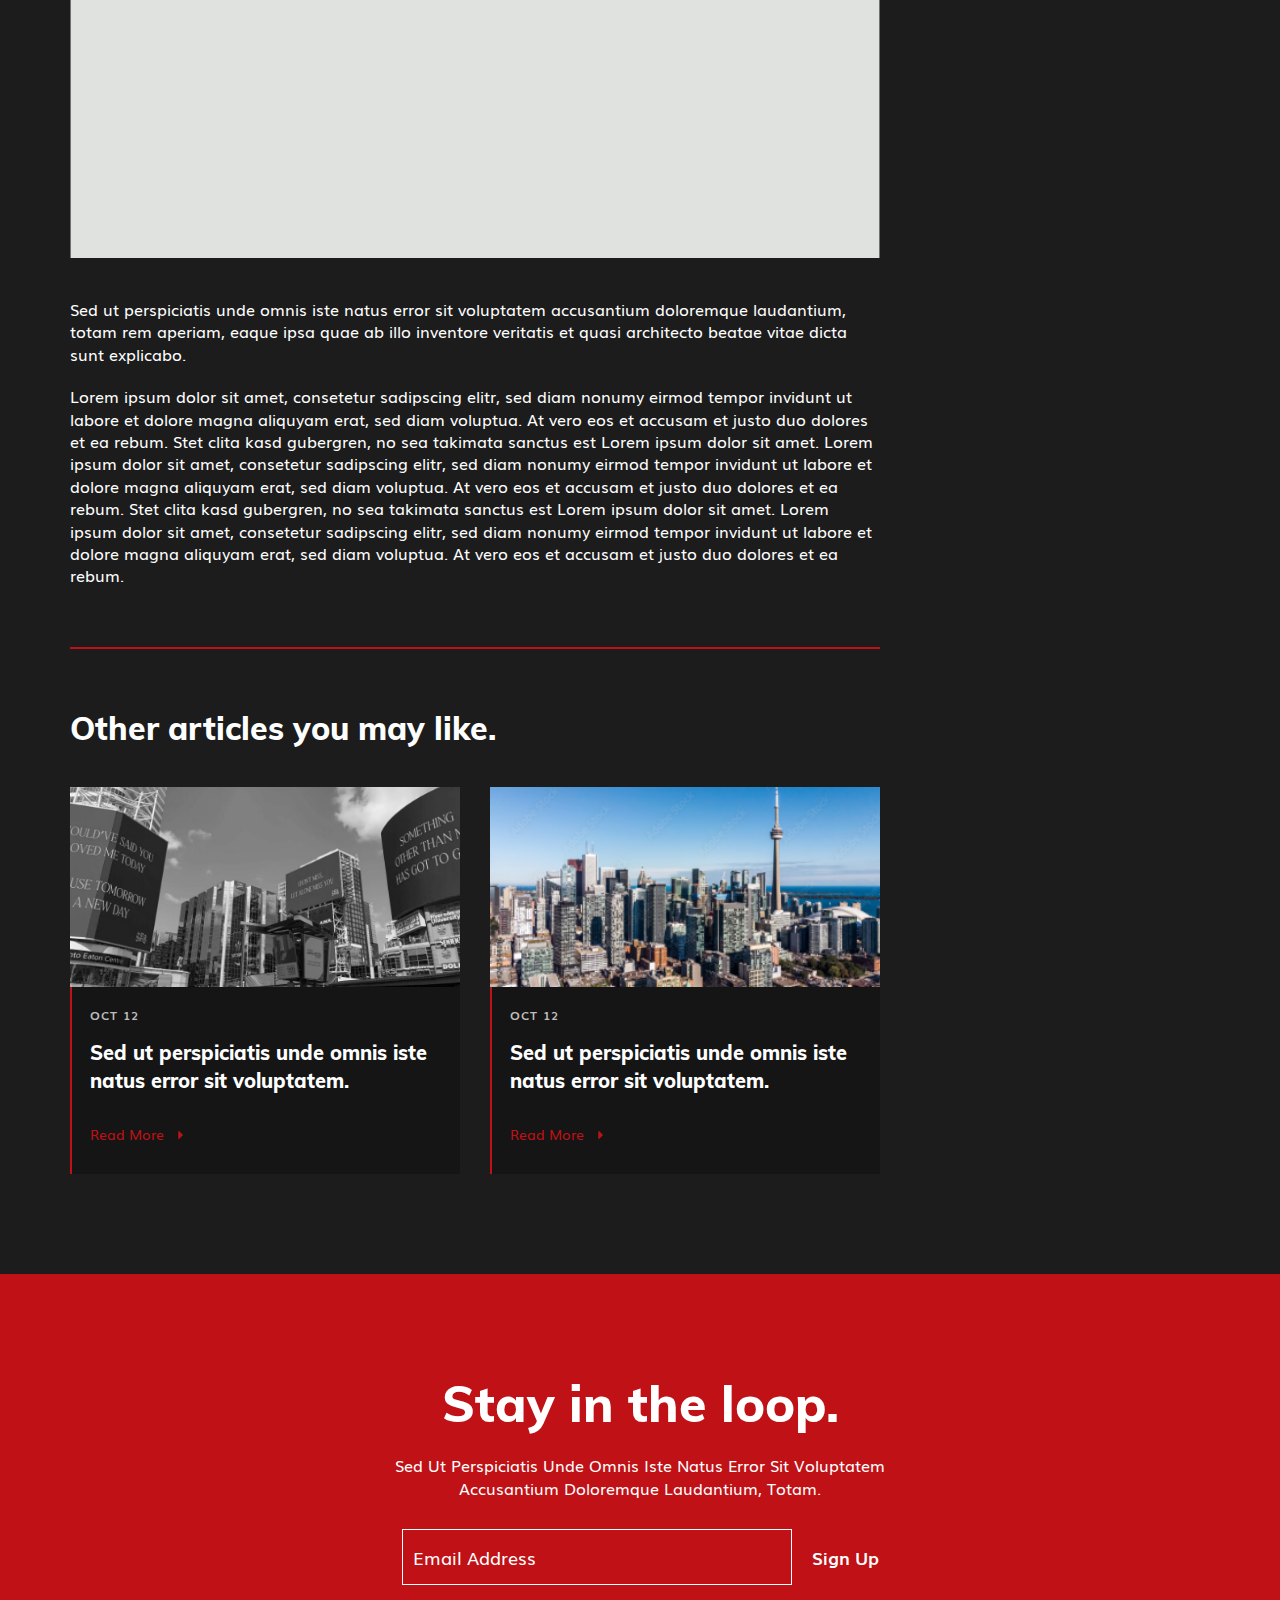
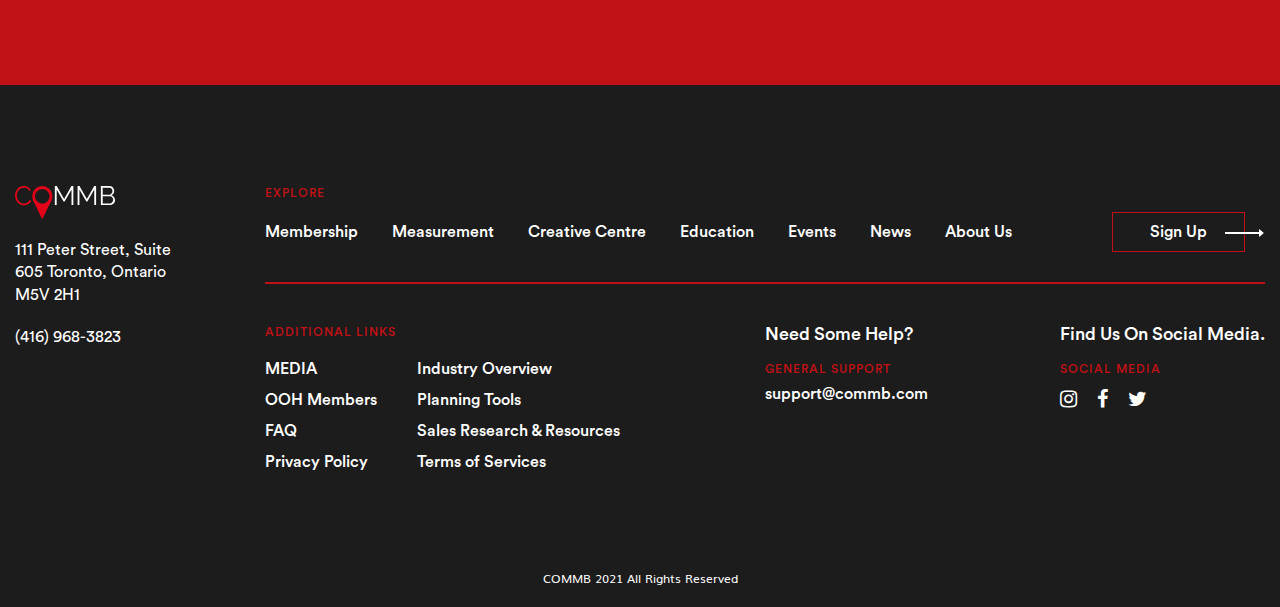
<file: artical.html>
<!doctype html>
<html dir="ltr" lang="en-US">
<head>
    <title>COMMB - Artical Page</title>
    <link type="image/x-icon" rel="shortcut icon" href="assets/image/favicon.png" />
    <!-- Required meta tags -->
    <meta charset="UTF-8" />
    <meta name="HandheldFriendly" content="true">
    <meta name="viewport" content="width=device-width, user-scalable=no" />

    <meta name="description" content="">
    <meta name="keywords" content="">
    <meta name="author" content="">

    <!-- FontAwesome -->
    <link rel="stylesheet" href="assets/css/font-awesome.min.css" type="text/css" />

    <!-- Custom CSS -->
    <link type="text/css" rel="stylesheet" href="assets/css/style.css"/>
    <link type="text/css" rel="stylesheet" href="assets/css/responsive.css"/>


</head>
<body>
    <!-- Main Wrapper Start -->
    <div class="main-wrapper">
      
        <!-- Header Start-->
        <div class="header-wrapper">
            <header>
                <div class="container">
                    <div class="header-block">
                        <div class="dark_light_mode in_mobile">
                            <a href="#0"><img src="assets/image/dark-light-button.svg" alt="light"></a>
                        </div>
                        <div class="logo-hold">
                            <a href="index.html">
                                <img src="assets/image/logo.svg" alt="Logo">
                            </a>
                        </div>
        
                        <div class="menu_toggle_btn">
                            <div class="humbergur">
                                <span></span>
                                <span></span>
                                <span></span>
                            </div>
                        </div>
                        <div class="main-nav-block">
                            <div class="menu-nav">
                                <div class="menu_area">
                                    <div class="menu_links">
                                        <ul>
                                            <li><a href="membership.html">Membership</a></li>
                                            <li><a href="measurement.html">Measurement</a></li>
                                            <li class="dropdown_text">
                                                <a href="#0">Marketing</a>
                                                <ul class="dropdown_menu">
                                                    <li><a href="creative_center.html">Creative Center</a></li>
                                                    <li><a href="creative_library.html">Creative Library</a></li>
                                                    <li><a href="resources.html">Sales Resources / Research</a></li>
                                                    <li><a href="casestudies.html">Case Studies</a></li>
                                                    <li><a href="obie-awards.html">OOH Awards Show</a></li>
                                                </ul>
                                            </li>
                                            <li><a href="education.html">Education</a></li>
                                            <li><a href="events.html">Events</a></li>
                                            <li><a href="news-hub.html">News</a></li>
                                            <li><a href="about.html">About Us</a></li>
                                        </ul>
                                    </div>
                                    <div class="social_block">
                                        <ul>
                                            <li><a href="https://www.instagram.com/accounts/login/" target="_blank"><i
                                                        class="fa fa-instagram" aria-hidden="true"></i></a></li>
                                            <li><a href="https://www.facebook.com/" target="_blank"><i class="fa fa-facebook"
                                                        aria-hidden="true"></i></a></li>
                                            <li><a href="https://twitter.com/i/flow/login" target="_blank"><i
                                                        class="fa fa-twitter" aria-hidden="true"></i></a></li>
                                        </ul>
                                    </div>
                                </div>
                                <div class="bottom_content">
                                    <div class="">
                                        <a href="#0" class="login_btn">
                                            <span>
                                                Login
                                            </span>
                                            <span>
                                                <svg id="right-arrow" xmlns="http://www.w3.org/2000/svg" width="30.934"
                                                    height="6.412" viewBox="0 0 30.934 6.412">
                                                    <path id="Icon_open-arrow-left" data-name="Icon open-arrow-left"
                                                        d="M2.829,0,0,2.386,2.829,4.715V2.829H29.916V1.886H2.829Z"
                                                        transform="translate(30.313 5.557) rotate(180)" fill="#fff" />
                                                    <path id="Icon_open-arrow-left_-_Outline"
                                                        data-name="Icon open-arrow-left - Outline"
                                                        d="M3.847,0V2.344H30.934V4.081H3.847V6.412L0,3.244ZM30.139,3.138H3.053V1.709L1.241,3.237,3.053,4.728V3.287H30.139Z"
                                                        transform="translate(30.934 6.412) rotate(180)" fill="#fff" />
                                                </svg>
                                            </span>
                                        </a>
                                    </div>
                                    <div class="sign_btn">
                                        <a href="#0">Sign Up</a>
                                    </div>
                                </div>
                            </div>
                        </div>
                        <div class="login_sign_up_btn">
                            <a href="#0" class="sign_up_btn">Sign Up</a>
                            <a href="#0" class="login_btn">Login</a>
        
                            <div class="dark_light_mode">
                                <a href="#0"><img src="assets/image/dark-light-button.svg" alt="light"></a>
                            </div>
                        </div>
                        <div class="overlay_bg"></div>
                    </div>
                </div>
            </header>
        </div>
        <!-- Header Close -->

        <!-- Main Content Start-->
       <div class="main_content_wrapper artical_page">

            <!-- Artical type Section Start -->
            <div class="artical_type_section">
                <div class="container">
                    <div class="backtopage_link">
                        <a href="#0">
                            <span class="back_arrow">
                                <svg xmlns="http://www.w3.org/2000/svg" width="38.938" height="8.071" viewBox="0 0 38.938 8.071">
                                    <g id="right-arrow" transform="translate(1231.781 700.503) rotate(180)">
                                        <path id="Icon_open-arrow-left" data-name="Icon open-arrow-left"
                                            d="M3.561,0,0,3,3.561,5.935V3.561h34.1V2.374H3.561Z" transform="translate(1231 699.427) rotate(180)"
                                            fill="#bf1116" />
                                        <path id="Icon_open-arrow-left_-_Outline" data-name="Icon open-arrow-left - Outline"
                                            d="M4.061-1.076v2.95h34.1V4.061H4.061V6.995L-.781,3.008Zm33.1,3.95H3.061v-1.8L.781,3l2.28,1.877V3.061h34.1Z"
                                            transform="translate(1231 699.427) rotate(180)" fill="#bf1116" />
                                    </g>
                                </svg>
                            </span>
                            <span>Back To News Hub</span>
                        </a>
                    </div>
                    <div class="main_block">
                        <div class="main_left_block">
                            <div class="artical_full_page_section">                                
                                <div class="artical_image">
                                    <div class="spot_light_red">
                                        <p>article type</p>
                                    </div>
                                    <img src="assets/image/Artical/big_image.png" alt="artical">
                                </div>
                                <div class="artcal_type_info">
                                    <div class="common_inner_title">
                                        <h3>Sed ut perspiciatis unde omnis iste natus error sit voluptatem.</h3>
                                    </div>
                                        <p class="rn_date_label">by john smith <span class="header_bar"> | </span> Oct 24 2021</p>
                                        <p class="info">
                                            Sed ut perspiciatis unde omnis iste natus error sit voluptatem accusantium doloremque laudantium, totam rem aperiam,
                                            eaque ipsa quae ab illo inventore veritatis et quasi architecto beatae vitae dicta sunt explicabo.
                                        </p>
                                        <p class="info">Lorem ipsum dolor sit amet, consetetur sadipscing elitr, sed diam nonumy eirmod tempor invidunt ut labore et dolore
                                        magna aliquyam erat, sed diam voluptua. At vero eos et accusam et justo duo dolores et ea rebum. Stet clita kasd
                                        gubergren, no sea takimata sanctus est Lorem ipsum dolor sit amet. Lorem ipsum dolor sit amet, consetetur sadipscing
                                        elitr, sed diam nonumy eirmod tempor invidunt ut labore et dolore magna aliquyam erat, sed diam voluptua. At vero eos et
                                        accusam et justo duo dolores et ea rebum. Stet clita kasd gubergren, no sea takimata sanctus est Lorem ipsum dolor sit
                                        amet. Lorem ipsum dolor sit amet, consetetur sadipscing elitr, sed diam nonumy eirmod tempor invidunt ut labore et
                                        dolore magna aliquyam erat, sed diam voluptua. At vero eos et accusam et justo duo dolores et ea rebum.</p>
                                </div>
                                <div class="sed_ut_block">
                                    <div class="sed_title">
                                        <div class="common_section_title">
                                            <h2>Sed ut perspiciatis unde omnis <span>iste natus error sit.</span></h2>
                                        </div>
                                    </div>
                                    <p>Lorem ipsum dolor sit amet, consetetur sadipscing elitr, sed diam nonumy eirmod tempor invidunt ut labore et dolore
                                    magna aliquyam erat, sed diam voluptua. At vero eos et accusam et justo duo dolores et ea rebum. Stet clita kasd
                                    gubergren, no sea takimata sanctus est Lorem ipsum dolor sit amet. Lorem ipsum dolor sit amet, consetetur sadipscing
                                    elitr, sed diam nonumy eirmod tempor invidunt ut labore et dolore magna aliquyam erat, sed diam voluptua.</p>
                                    <p>Sed ut perspiciatis unde omnis iste natus error sit voluptatem accusantium doloremque laudantium, totam rem aperiam,
                                    eaque ipsa quae ab illo inventore veritatis et quasi architecto beatae vitae dicta sunt explicabo.</p>
                                    <div class="sed_image">
                                        <img src="assets/image/Artical/big_image.png" alt="artical">
                                    </div>
                                    <p>Sed ut perspiciatis unde omnis iste natus error sit voluptatem accusantium doloremque laudantium, totam rem aperiam,
                                    eaque ipsa quae ab illo inventore veritatis et quasi architecto beatae vitae dicta sunt explicabo.</p>
                                    <p>Lorem ipsum dolor sit amet, consetetur sadipscing elitr, sed diam nonumy eirmod tempor invidunt ut labore et dolore
                                    magna aliquyam erat, sed diam voluptua. At vero eos et accusam et justo duo dolores et ea rebum. Stet clita kasd
                                    gubergren, no sea takimata sanctus est Lorem ipsum dolor sit amet. Lorem ipsum dolor sit amet, consetetur sadipscing
                                    elitr, sed diam nonumy eirmod tempor invidunt ut labore et dolore magna aliquyam erat, sed diam voluptua. At vero eos et
                                    accusam et justo duo dolores et ea rebum. Stet clita kasd gubergren, no sea takimata sanctus est Lorem ipsum dolor sit
                                    amet. Lorem ipsum dolor sit amet, consetetur sadipscing elitr, sed diam nonumy eirmod tempor invidunt ut labore et
                                    dolore magna aliquyam erat, sed diam voluptua. At vero eos et accusam et justo duo dolores et ea rebum.</p>
                                </div>

                                <div class="bottom_cards_block">

                                    <div class="common_inner_title">
                                        <h3>Other articles you may like.</h3>
                                    </div>
                                    <div class="artical_bottom_cards">
                                        <div class="insight_card">
                                            <div class="recent_news_box">
                                                <div class="recent_news_img">
                                                    <a href="#0" tabindex="0"><img src="assets/image/About/dummy.jpg" alt="blog"></a>
                                                </div>
                                                <div class="recent_news_content">
                                                    <p class="rn_date_label">oct 12</p>
                                                    <h3 class="rn_title_text">Sed ut perspiciatis unde omnis iste natus error sit voluptatem.</h3>
                                                    <div class="educion_learn_more_btn">
                                                        <a href="#0" tabindex="0">Read More <i class="fa fa-caret-right" aria-hidden="true"></i></a>
                                                    </div>
                                                </div>
                                            </div>
                                        </div>
                                        <div class="insight_card">
                                            <div class="recent_news_box">
                                                <div class="recent_news_img">
                                                    <a href="#0" tabindex="0"><img src="assets/image/blog-img-1.png" alt="blog"></a>
                                                </div>
                                                <div class="recent_news_content">
                                                    <p class="rn_date_label">oct 12</p>
                                                    <h3 class="rn_title_text">Sed ut perspiciatis unde omnis iste natus error sit voluptatem.</h3>
                                                    <div class="educion_learn_more_btn">
                                                        <a href="#0" tabindex="0">Read More <i class="fa fa-caret-right" aria-hidden="true"></i></a>
                                                    </div>
                                                </div>
                                            </div>
                                        </div>
                                    </div>
                                </div>
                            </div>
                        </div>
                        <div class="main_right_block">
                            <div class="left_card_block">
                                <div class="commn_title_label">
                                    <p>related news</p>
                                </div>
                                <div class="artical_card">
                                    <div class="recent_news_box">
                                        <div class="recent_news_img">
                                            <a href="#0" tabindex="0"><img src="assets/image/Artical/card_placeholder.png" alt="blog"></a>
                                        </div>
                                        <div class="recent_news_content">
                                            <p class="rn_date_label">Oct 24</p>
                                            <h3 class="rn_title_text">Sed ut perspiciatis unde omnis iste natus error sit voluptatem.</h3>
                                            <div class="educion_learn_more_btn">
                                                <a href="#0" tabindex="0">Read More <i class="fa fa-caret-right" aria-hidden="true"></i></a>
                                            </div>
                                        </div>
                                    </div>
                                </div>
                                <div class="artical_card">
                                    <div class="recent_news_box">
                                        <div class="recent_news_img">
                                            <a href="#0" tabindex="0"><img src="assets/image/Artical/card_placeholder.png" alt="blog"></a>
                                        </div>
                                        <div class="recent_news_content">
                                            <p class="rn_date_label">Oct 24</p>
                                            <h3 class="rn_title_text">Sed ut perspiciatis unde omnis iste natus error sit voluptatem.</h3>
                                            <div class="educion_learn_more_btn">
                                                <a href="#0" tabindex="0">Read More <i class="fa fa-caret-right" aria-hidden="true"></i></a>
                                            </div>
                                        </div>
                                    </div>
                                </div>
                                <div class="artical_card">
                                    <div class="recent_news_box">
                                        <div class="recent_news_img">
                                            <a href="#0" tabindex="0"><img src="assets/image/About/dummy.jpg" alt="blog"></a>
                                        </div>
                                        <div class="recent_news_content">
                                            <p class="rn_date_label">Oct 24</p>
                                            <h3 class="rn_title_text">Sed ut perspiciatis unde omnis iste natus error sit voluptatem.</h3>
                                            <div class="educion_learn_more_btn">
                                                <a href="#0" tabindex="0">Read More <i class="fa fa-caret-right" aria-hidden="true"></i></a>
                                            </div>
                                        </div>
                                    </div>
                                </div>                                
                            </div>
                        </div>
                    </div>
                </div>
            </div>
            <!-- Artical type Section End -->

            <!-- common Stay Section Start -->
            <div class="common_stay_in_section">
                <div class="container">
                    <div class="stay_in_content_block">
                        <h3>Stay in the loop.</h3>
                        <p>Sed Ut Perspiciatis Unde Omnis Iste Natus Error Sit Voluptatem Accusantium Doloremque Laudantium, Totam.
                        </p>
            
                        <div class="stay_in_input_box">
                            <div class="input_filed">
                                <input type="text" placeholder="Email Address">
                            </div>
                            <button type="button" class="stay_signup_btn">Sign Up</button>
                        </div>
                    </div>
                </div>
            </div>
            <!-- common Stay Section End -->

       </div>
        <!-- Main Content Close -->

        <!-- Footer Start -->
        <div class="footer_wrapper">
            <div class="container">
                <div class="footer_block">
                    <div class="footer_col_1">
                        <div class="footer_left_content">
                            <div class="footer_logo">
                                <a href="index.html">
                                    <img src="assets/image/logo.svg" alt="Logo">
                                </a>
                            </div>
                            <div class="footer_address">
                                <p>111 Peter Street, Suite 605 Toronto, Ontario<br> M5V 2H1</p>
                            </div>
                            <div class="footer_phone">
                                <a href="tel:4169683823">(416) 968-3823</a>
                            </div>
                        </div>
                    </div>
                    <div class="footer_col_2">
                        <div class="footer_right_content">
                            <div class="commn_footer_label">
                                <p>EXPLORE</p>
                            </div>
                            <div class="footer_explore_menu">
                                 <ul>
                                     <li><a href="measurement.html">Membership</a></li>
                                     <li><a href="measurement.html">Measurement</a></li>
                                     <li><a href="creative_center.html">Creative Centre</a></li>
                                     <li><a href="education.html">Education</a></li>
                                     <li><a href="events.html">Events</a></li>
                                     <li><a href="news-hub.html">News</a></li>
                                     <li><a href="about.html">About Us</a></li>
                                 </ul>
                                 <div class="common_section_btn">
                                     <a href="#0" class="common_btn">
                                         Sign Up
                                         <svg id="right-arrow" xmlns="http://www.w3.org/2000/svg" width="38.938" height="8.071" viewBox="0 0 38.938 8.071">
                                             <path  data-name="Icon open-arrow-left" d="M3.561,0,0,3,3.561,5.935V3.561h34.1V2.374H3.561Z" transform="translate(38.156 6.995) rotate(180)" fill="#fff"/>
                                             <path  data-name="Icon open-arrow-left - Outline" d="M4.842,0V2.95h34.1V5.137H4.842V8.071L0,4.084Zm33.1,3.95H3.842v-1.8L1.562,4.074l2.28,1.877V4.137h34.1Z" transform="translate(38.938 8.071) rotate(180)" fill="#fff"/>
                                         </svg>
                                     </a>
                                 </div>
                            </div>
 
                            <div class="need_some_help_block">
                                <div class="additional_links">
                                 <span class="commn_footer_label">
                                     <p>Additional Links</p>
                                 </span>
                                 <div class="additional_block">
                                     <ul>
                                          <li><a href="#0">MEDIA</a></li>
                                          <li><a href="#0">OOH Members</a></li>
                                          <li><a href="#0">FAQ</a></li>
                                          <li><a href="#0">Privacy Policy</a></li>
                                     </ul>
                                      <ul>
                                          <li><a href="#0">Industry Overview</a></li>
                                          <li><a href="#0">Planning Tools</a></li>
                                          <li><a href="#0">Sales Research & Resources</a></li>
                                          <li><a href="#0">Terms of Services</a></li>
                                      </ul>
                                 </div>
                                </div>
                                <div class="additional_last_block">
                                    <div class="need_some_col">
                                        <div class="need_some_content">
                                            <h3 class="need_common_title">Need Some Help?</h3>
                                            <div class="commn_footer_label">
                                                 <p>general support</p>
                                             </div>
                                             <div class="supprt_email">
                                                 <a href="mailto:support@commb.com">support@commb.com</a>
                                             </div>
                                        </div>
                                    </div>
                                    <div class="find_us_col">
                                        <div class="find_us_content">
                                             <h3 class="need_common_title">Find Us On Social Media.</h3>
                                             <div class="commn_footer_label">
                                                 <p>social media</p>
                                             </div>
                                             <ul>
                                                 <li><a href="https://www.instagram.com/accounts/login/" target="_blank"><i class="fa fa-instagram" aria-hidden="true"></i></a></li>
                                                 <li><a href="https://www.facebook.com/" target="_blank"><i class="fa fa-facebook" aria-hidden="true"></i></a></li>
                                                 <li><a href="https://twitter.com/i/flow/login" target="_blank"><i class="fa fa-twitter" aria-hidden="true"></i></a></li>
                                             </ul>
                                        </div>
                                    </div>
                                </div>
                            </div>
                        </div>
                    </div>
                </div>
                <div class="copyright_block">
                    <p>COMMB 2021 All Rights Reserved</p>
                </div>
            </div>
        </div>
         <!-- Footer Close -->

    </div>
    <!-- Main Wrapper Close -->

    <!-- Optional JavaScript -->
    <!-- jQuery first, then Popper.js, then Bootstrap JS -->
    <script src="assets/js/jquery3.5.1.min.js"></script>
    <script src="assets/js/custom.js"></script>
</body>
</html>
</file>
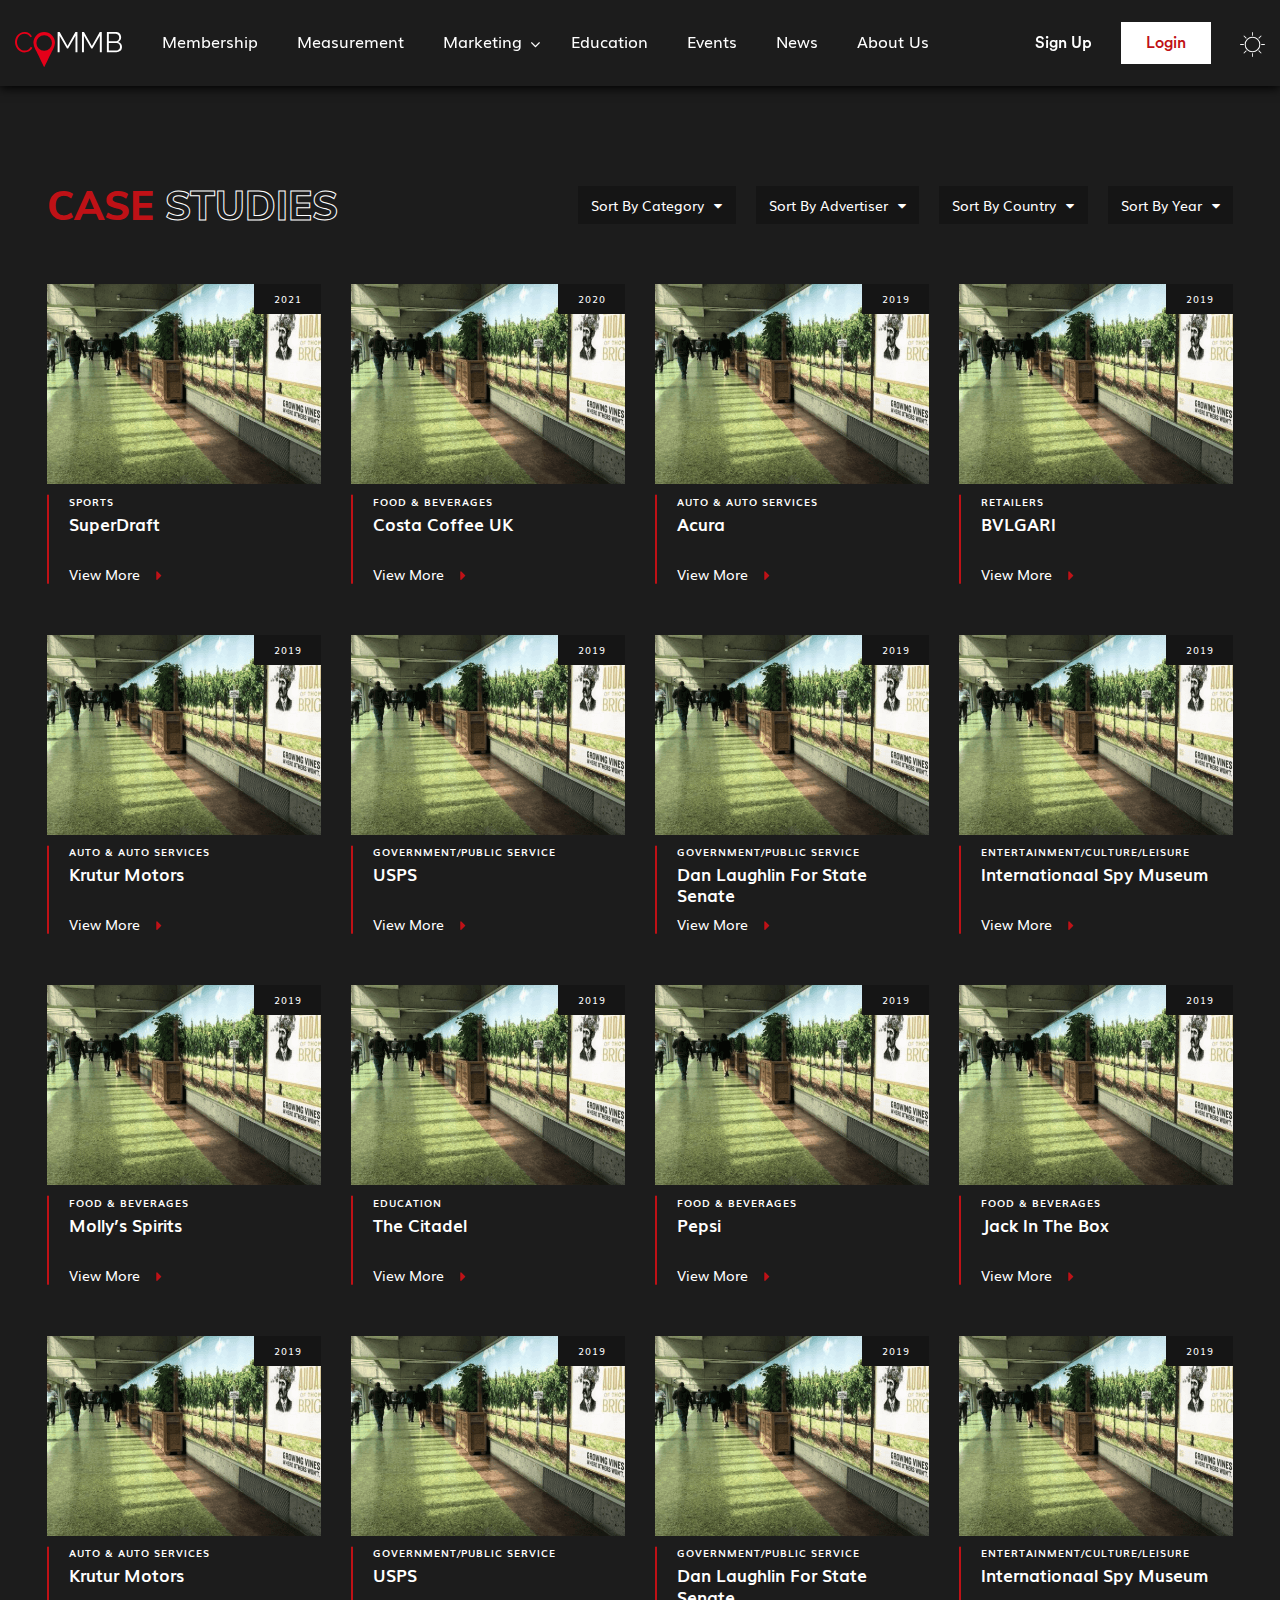
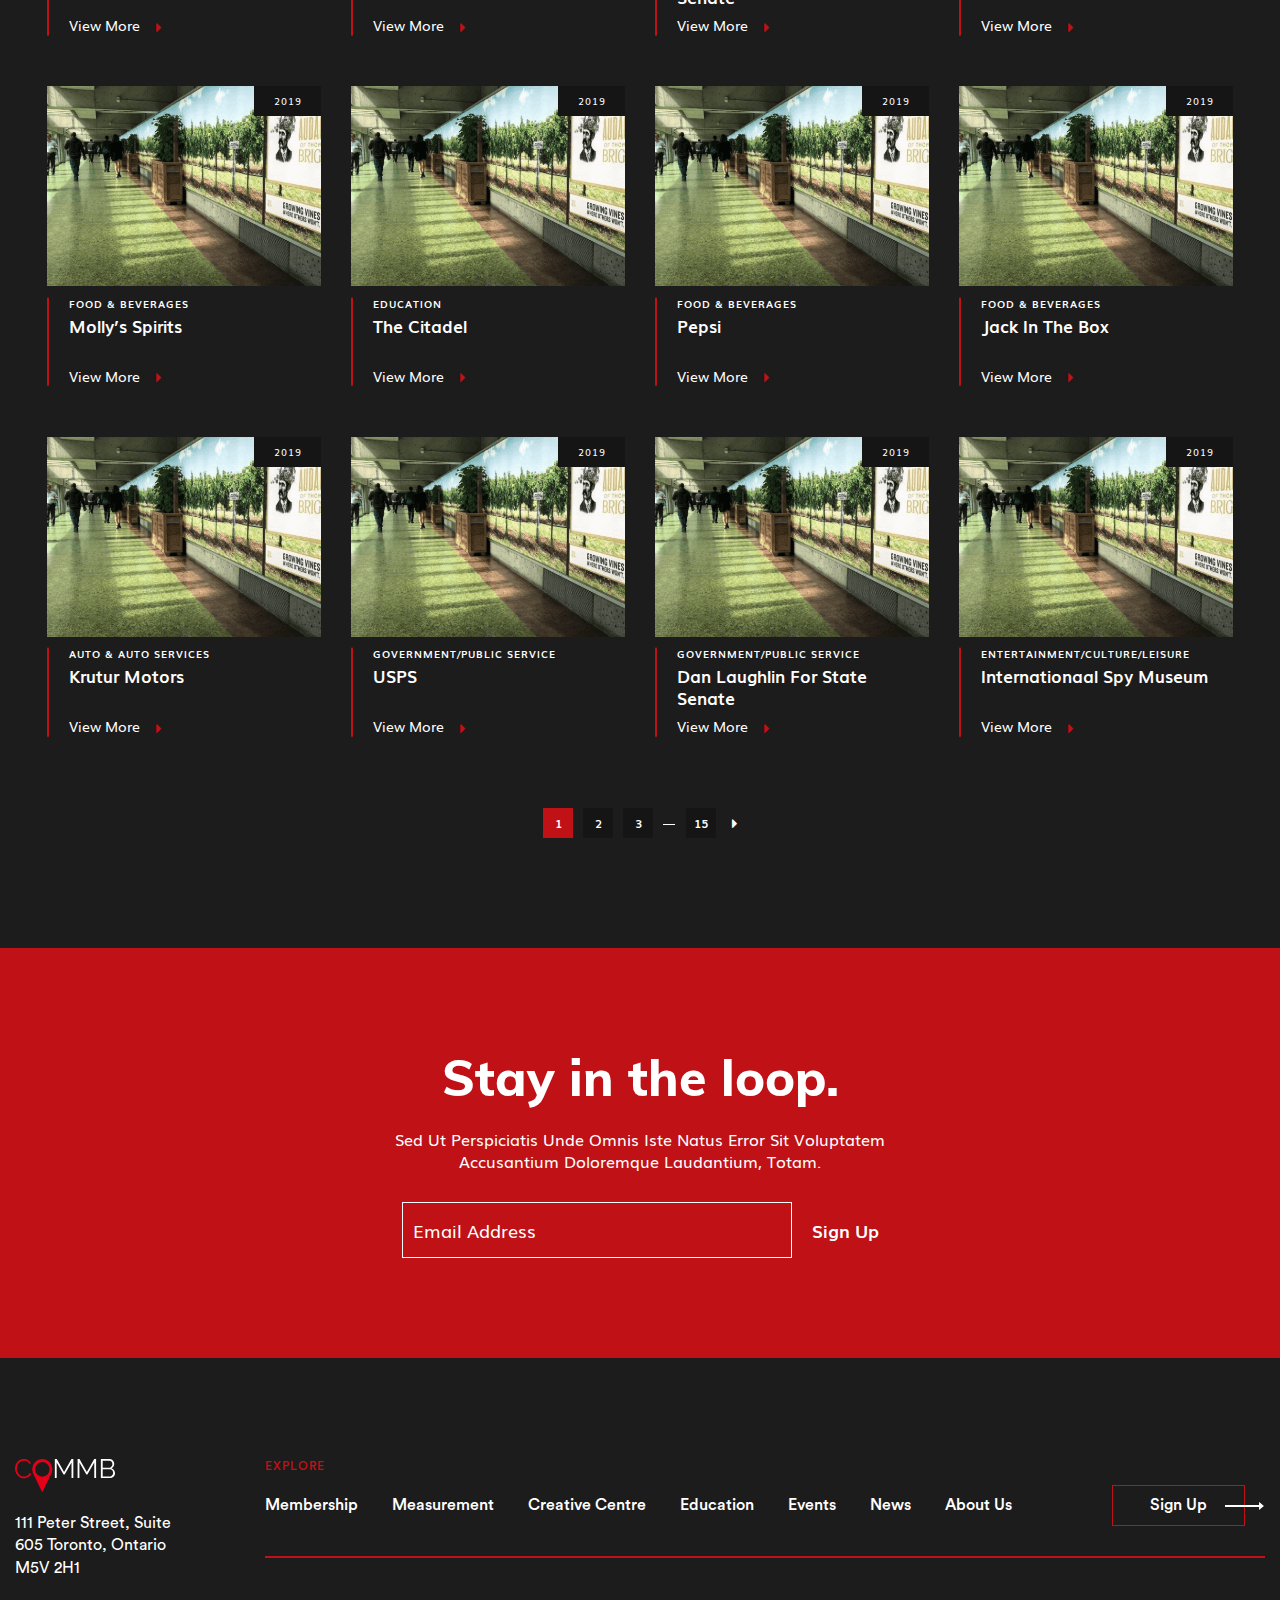
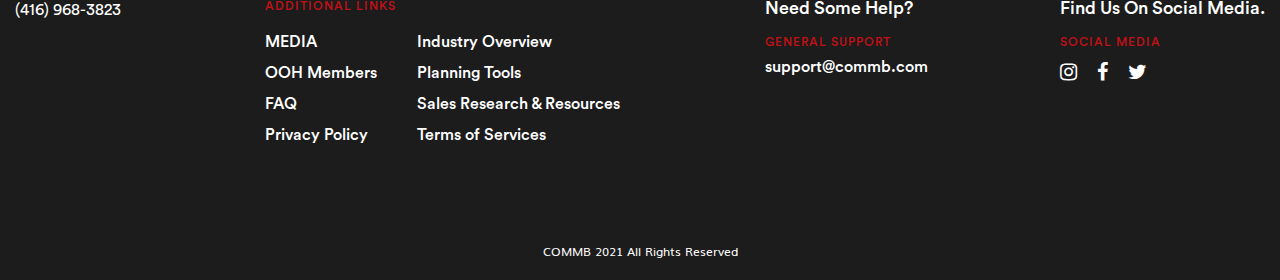
<file: casestudies.html>
<!doctype html>
<html dir="ltr" lang="en-US">
<head>
    <title>COMMB - Case Studies</title>
    <link type="image/x-icon" rel="shortcut icon" href="assets/image/favicon.png" />
    <!-- Required meta tags -->
    <meta charset="UTF-8" />
    <meta name="HandheldFriendly" content="true">
    <meta name="viewport" content="width=device-width, user-scalable=no" />

    <meta name="description" content="">
    <meta name="keywords" content="">
    <meta name="author" content="">

    <!-- Slick CSS -->
    <link rel="stylesheet" href="assets/css/slick.css">
    <link rel="stylesheet" href="assets/css/slick-theme.css">

    <!-- FontAwesome -->
    <link rel="stylesheet" href="assets/css/font-awesome.min.css" type="text/css" />

    <!-- Custom CSS -->
    <link type="text/css" rel="stylesheet" href="assets/css/style.css"/>
    <link type="text/css" rel="stylesheet" href="assets/css/responsive.css"/>

</head>
<body>
    <!-- Main Wrapper Start -->
    <div class="main-wrapper case_studies_page">

        <!-- Header Start-->
        <div class="header-wrapper">
            <header>
                <div class="container">
                    <div class="header-block">
                        <div class="dark_light_mode in_mobile">
                            <a href="#0"><img src="assets/image/dark-light-button.svg" alt="light"></a>
                        </div>
                        <div class="logo-hold">
                            <a href="index.html">
                                <img src="assets/image/logo.svg" alt="Logo">
                            </a>
                        </div>

                        <div class="menu_toggle_btn">
                            <div class="humbergur">
                                <span></span>
                                <span></span>
                                <span></span>
                            </div>
                        </div>
                        <div class="main-nav-block">
                            <div class="menu-nav">
                                <div class="menu_area">
                                    <div class="menu_links">
                                        <ul>
                                            <li><a href="membership.html">Membership</a></li>
                                            <li><a href="measurement.html">Measurement</a></li>
                                            <li class="dropdown_text">
                                                <a href="#0">Marketing</a>
                                                <ul class="dropdown_menu">
                                                    <li><a href="creative_center.html">Creative Center</a></li>
                                                    <li><a href="creative_library.html">Creative Library</a></li>
                                                    <li><a href="resources.html">Sales Resources / Research</a></li>
                                                    <li><a href="casestudies.html">Case Studies</a></li>
                                                    <li><a href="obie-awards.html">OOH Awards Show</a></li>
                                                </ul>
                                            </li>
                                            <li><a href="education.html">Education</a></li>
                                            <li><a href="events.html">Events</a></li>
                                            <li><a href="news-hub.html">News</a></li>
                                            <li><a href="about.html">About Us</a></li>
                                        </ul>
                                    </div>
                                    <div class="social_block">
                                        <ul>
                                            <li><a href="https://www.instagram.com/accounts/login/" target="_blank"><i
                                                        class="fa fa-instagram" aria-hidden="true"></i></a></li>
                                            <li><a href="https://www.facebook.com/" target="_blank"><i class="fa fa-facebook"
                                                        aria-hidden="true"></i></a></li>
                                            <li><a href="https://twitter.com/i/flow/login" target="_blank"><i
                                                        class="fa fa-twitter" aria-hidden="true"></i></a></li>
                                        </ul>
                                    </div>
                                </div>
                                <div class="bottom_content">
                                    <div class="">
                                        <a href="#0" class="login_btn">
                                            <span>
                                                Login
                                            </span>
                                            <span>
                                                <svg id="right-arrow" xmlns="http://www.w3.org/2000/svg" width="30.934"
                                                    height="6.412" viewBox="0 0 30.934 6.412">
                                                    <path id="Icon_open-arrow-left" data-name="Icon open-arrow-left"
                                                        d="M2.829,0,0,2.386,2.829,4.715V2.829H29.916V1.886H2.829Z"
                                                        transform="translate(30.313 5.557) rotate(180)" fill="#fff" />
                                                    <path id="Icon_open-arrow-left_-_Outline"
                                                        data-name="Icon open-arrow-left - Outline"
                                                        d="M3.847,0V2.344H30.934V4.081H3.847V6.412L0,3.244ZM30.139,3.138H3.053V1.709L1.241,3.237,3.053,4.728V3.287H30.139Z"
                                                        transform="translate(30.934 6.412) rotate(180)" fill="#fff" />
                                                </svg>
                                            </span>
                                        </a>
                                    </div>
                                    <div class="sign_btn">
                                        <a href="#0">Sign Up</a>
                                    </div>
                                </div>
                            </div>
                        </div>
                        <div class="login_sign_up_btn">
                            <a href="#0" class="sign_up_btn">Sign Up</a>
                            <a href="#0" class="login_btn">Login</a>

                            <div class="dark_light_mode">
                                <a href="#0"><img src="assets/image/dark-light-button.svg" alt="light"></a>
                            </div>
                        </div>
                        <div class="overlay_bg"></div>
                    </div>
                </div>
            </header>
        </div>
        <!-- Header Close -->

        <!-- Main Content Start-->
       <div class="main_content_wrapper">

            <!-- obie awards blog Section Start -->
            <div class="obie_awards_blog_section casestudies_blog">
                <div class="container">
                    <div class="obie_awards_blog_inner_section">
                        <div class="creative_library_dropdown">
                            <div class="common_section_title">
                                <h2>case <span> studies</span></h2>
                            </div>

                            <div class="drop_down_wrapper">
                                <div class="common_drop_down">
                                    <div class="drop_down_title">
                                        <a href="#0" class="drop_down_arrow">
                                            <span>Sort By Category</span>
                                            <i class="fa fa-caret-down" aria-hidden="true"></i>
                                        </a>
                                    </div>
                                    <ul class="common_drop_down_list">
                                        <li>Sort By Category 1</li>
                                        <li>Sort By Category 2</li>
                                        <li>Sort By Category 3</li>
                                    </ul>
                                </div>
    
                                <div class="common_drop_down">
                                    <div class="drop_down_title">
                                        <a href="#0" class="drop_down_arrow">
                                            <span>Sort By Advertiser</span>
                                            <i class="fa fa-caret-down" aria-hidden="true"></i>
                                        </a>
                                    </div>
                                    <ul class="common_drop_down_list">
                                        <li>Sort By Advertiser 1</li>
                                        <li>Sort By Advertiser 2</li>
                                        <li>Sort By Advertiser 3</li>
                                    </ul>
                                </div>
    
                                <div class="common_drop_down">
                                    <div class="drop_down_title">
                                        <a href="#0" class="drop_down_arrow">
                                            <span>Sort By Country</span>
                                            <i class="fa fa-caret-down" aria-hidden="true"></i>
                                        </a>
                                    </div>
                                    <ul class="common_drop_down_list">
                                        <li>Sort By Country 1</li>
                                        <li>Sort By Country 2</li>
                                        <li>Sort By Country 3</li>
                                    </ul>
                                </div>
    
                                <div class="common_drop_down">
                                    <div class="drop_down_title">
                                        <a href="#0" class="drop_down_arrow">
                                            <span>Sort By Year</span>
                                            <i class="fa fa-caret-down" aria-hidden="true"></i>
                                        </a>
                                    </div>
                                    <ul class="common_drop_down_list">
                                        <li>Sort By Year 1</li>
                                        <li>Sort By Year 2</li>
                                        <li>Sort By Year 3</li>
                                    </ul>
                                </div>
                            </div>
                        </div>

                        <div class="obie_awards_blog_row">
                            <div class="obie_awards_blog_col">
                                <div class="obie_awards_blog_info">
                                    <a href="#0" class="oa_blog_img">
                                        <img src="assets/image/obie_awards/obie_awards_blog_img_1.png" alt="casestudies blog" class="slider_images" class="slider_images">
                                        <a href="#0" class="awards_btn platinum_color">2021</a>
                                    </a>
                                    <div class="oa_blog_details">
                                        <span class="oa_blog_sub_text">Sports</span>
                                        <h3 class="oa_blog_title">SuperDraft</h3>
                                        <a href="#0" class="see_details_btn slider_images">
                                            View More
                                            <i class="fa fa-caret-right" aria-hidden="true"></i>
                                        </a>
                                    </div>
                                </div>
                            </div>

                            <div class="obie_awards_blog_col">
                                <div class="obie_awards_blog_info">
                                    <a href="#0" class="oa_blog_img">
                                        <img src="assets/image/obie_awards/obie_awards_blog_img_1.png" alt="casestudies blog" class="slider_images">
                                        <a href="#0" class="awards_btn platinum_color">2020</a>
                                    </a>
                                    <div class="oa_blog_details">
                                        <span class="oa_blog_sub_text">Food & beverages</span>
                                        <h3 class="oa_blog_title">Costa Coffee UK</h3>
                                        <a href="#0" class="see_details_btn slider_images">
                                            View More
                                            <i class="fa fa-caret-right" aria-hidden="true"></i>
                                        </a>
                                    </div>
                                </div>
                            </div>

                            <div class="obie_awards_blog_col">
                                <div class="obie_awards_blog_info">
                                    <a href="#0" class="oa_blog_img">
                                        <img src="assets/image/obie_awards/obie_awards_blog_img_1.png" alt="casestudies blog" class="slider_images">
                                        <a href="#0" class="awards_btn platinum_color">2019</a>
                                    </a>
                                    <div class="oa_blog_details">
                                        <span class="oa_blog_sub_text">Auto & auto services</span>
                                        <h3 class="oa_blog_title">Acura</h3>
                                        <a href="#0" class="see_details_btn slider_images">
                                            View More
                                            <i class="fa fa-caret-right" aria-hidden="true"></i>
                                        </a>
                                    </div>
                                </div>
                            </div>

                            <div class="obie_awards_blog_col">
                                <div class="obie_awards_blog_info">
                                    <a href="#0" class="oa_blog_img">
                                        <img src="assets/image/obie_awards/obie_awards_blog_img_1.png" alt="casestudies blog" class="slider_images">
                                        <a href="#0" class="awards_btn platinum_color">2019</a>
                                    </a>
                                    <div class="oa_blog_details">
                                        <span class="oa_blog_sub_text">retailers</span>
                                        <h3 class="oa_blog_title">BVLGARI</h3>
                                        <a href="#0" class="see_details_btn slider_images">
                                            View More
                                            <i class="fa fa-caret-right" aria-hidden="true"></i>
                                        </a>
                                    </div>
                                </div>
                            </div>

                            <div class="obie_awards_blog_col">
                                <div class="obie_awards_blog_info">
                                    <a href="#0" class="oa_blog_img">
                                        <img src="assets/image/obie_awards/obie_awards_blog_img_1.png" alt="casestudies blog" class="slider_images">
                                        <a href="#0" class="awards_btn platinum_color">2019</a>
                                    </a>
                                    <div class="oa_blog_details">
                                        <span class="oa_blog_sub_text">Auto & auto services</span>
                                        <h3 class="oa_blog_title">Krutur Motors</h3>
                                        <a href="#0" class="see_details_btn slider_images">
                                            View More
                                            <i class="fa fa-caret-right" aria-hidden="true"></i>
                                        </a>
                                    </div>
                                </div>
                            </div>

                            <div class="obie_awards_blog_col">
                                <div class="obie_awards_blog_info">
                                    <a href="#0" class="oa_blog_img">
                                        <img src="assets/image/obie_awards/obie_awards_blog_img_1.png" alt="casestudies blog" class="slider_images">
                                        <a href="#0" class="awards_btn platinum_color">2019</a>
                                    </a>
                                    <div class="oa_blog_details">
                                        <span class="oa_blog_sub_text">GOVERNMENT/PUBLIC SERVICE</span>
                                        <h3 class="oa_blog_title">USPS</h3>
                                        <a href="#0" class="see_details_btn slider_images">
                                            View More
                                            <i class="fa fa-caret-right" aria-hidden="true"></i>
                                        </a>
                                    </div>
                                </div>
                            </div>

                            <div class="obie_awards_blog_col">
                                <div class="obie_awards_blog_info">
                                    <a href="#0" class="oa_blog_img">
                                        <img src="assets/image/obie_awards/obie_awards_blog_img_1.png" alt="casestudies blog" class="slider_images">
                                        <a href="#0" class="awards_btn platinum_color">2019</a>
                                    </a>
                                    <div class="oa_blog_details">
                                        <span class="oa_blog_sub_text">Government/public service</span>
                                        <h3 class="oa_blog_title">Dan Laughlin For State Senate</h3>
                                        <a href="#0" class="see_details_btn slider_images">
                                            View More
                                            <i class="fa fa-caret-right" aria-hidden="true"></i>
                                        </a>
                                    </div>
                                </div>
                            </div>

                            <div class="obie_awards_blog_col">
                                <div class="obie_awards_blog_info">
                                    <a href="#0" class="oa_blog_img">
                                        <img src="assets/image/obie_awards/obie_awards_blog_img_1.png" alt="casestudies blog" class="slider_images">
                                        <a href="#0" class="awards_btn platinum_color">2019</a>
                                    </a>
                                    <div class="oa_blog_details">
                                        <span class="oa_blog_sub_text">entertainment/culture/leisure</span>
                                        <h3 class="oa_blog_title">Internationaal Spy Museum</h3>
                                        <a href="#0" class="see_details_btn slider_images">
                                            View More
                                            <i class="fa fa-caret-right" aria-hidden="true"></i>
                                        </a>
                                    </div>
                                </div>
                            </div>

                            <div class="obie_awards_blog_col">
                                <div class="obie_awards_blog_info">
                                    <a href="#0" class="oa_blog_img">
                                        <img src="assets/image/obie_awards/obie_awards_blog_img_1.png" alt="casestudies blog" class="slider_images">
                                        <a href="#0" class="awards_btn platinum_color">2019</a>
                                    </a>
                                    <div class="oa_blog_details">
                                        <span class="oa_blog_sub_text">food & beverages</span>
                                        <h3 class="oa_blog_title">Molly’s Spirits</h3>
                                        <a href="#0" class="see_details_btn slider_images">
                                            View More
                                            <i class="fa fa-caret-right" aria-hidden="true"></i>
                                        </a>
                                    </div>
                                </div>
                            </div>

                            <div class="obie_awards_blog_col">
                                <div class="obie_awards_blog_info">
                                    <a href="#0" class="oa_blog_img">
                                        <img src="assets/image/obie_awards/obie_awards_blog_img_1.png" alt="casestudies blog" class="slider_images">
                                        <a href="#0" class="awards_btn platinum_color">2019</a>
                                    </a>
                                    <div class="oa_blog_details">
                                        <span class="oa_blog_sub_text">EDUCATION</span>
                                        <h3 class="oa_blog_title">The Citadel</h3>
                                        <a href="#0" class="see_details_btn slider_images">
                                            View More
                                            <i class="fa fa-caret-right" aria-hidden="true"></i>
                                        </a>
                                    </div>
                                </div>
                            </div>

                            <div class="obie_awards_blog_col">
                                <div class="obie_awards_blog_info">
                                    <a href="#0" class="oa_blog_img">
                                        <img src="assets/image/obie_awards/obie_awards_blog_img_1.png" alt="casestudies blog" class="slider_images">
                                        <a href="#0" class="awards_btn platinum_color">2019</a>
                                    </a>
                                    <div class="oa_blog_details">
                                        <span class="oa_blog_sub_text">food & beverages</span>
                                        <h3 class="oa_blog_title">Pepsi</h3>
                                        <a href="#0" class="see_details_btn slider_images">
                                            View More
                                            <i class="fa fa-caret-right" aria-hidden="true"></i>
                                        </a>
                                    </div>
                                </div>
                            </div>

                            <div class="obie_awards_blog_col">
                                <div class="obie_awards_blog_info">
                                    <a href="#0" class="oa_blog_img">
                                        <img src="assets/image/obie_awards/obie_awards_blog_img_1.png" alt="casestudies blog" class="slider_images">
                                        <a href="#0" class="awards_btn platinum_color">2019</a>
                                    </a>
                                    <div class="oa_blog_details">
                                        <span class="oa_blog_sub_text">food & beverages</span>
                                        <h3 class="oa_blog_title">Jack In The Box</h3>
                                        <a href="#0" class="see_details_btn slider_images">
                                            View More
                                            <i class="fa fa-caret-right" aria-hidden="true"></i>
                                        </a>
                                    </div>
                                </div>
                            </div>

                            <div class="obie_awards_blog_col">
                                <div class="obie_awards_blog_info">
                                    <a href="#0" class="oa_blog_img">
                                        <img src="assets/image/obie_awards/obie_awards_blog_img_1.png" alt="casestudies blog" class="slider_images">
                                        <a href="#0" class="awards_btn platinum_color">2019</a>
                                    </a>
                                    <div class="oa_blog_details">
                                        <span class="oa_blog_sub_text">Auto & auto services</span>
                                        <h3 class="oa_blog_title">Krutur Motors</h3>
                                        <a href="#0" class="see_details_btn slider_images">
                                            View More
                                            <i class="fa fa-caret-right" aria-hidden="true"></i>
                                        </a>
                                    </div>
                                </div>
                            </div>

                            <div class="obie_awards_blog_col">
                                <div class="obie_awards_blog_info">
                                    <a href="#0" class="oa_blog_img">
                                        <img src="assets/image/obie_awards/obie_awards_blog_img_1.png" alt="casestudies blog" class="slider_images">
                                        <a href="#0" class="awards_btn platinum_color">2019</a>
                                    </a>
                                    <div class="oa_blog_details">
                                        <span class="oa_blog_sub_text">GOVERNMENT/PUBLIC SERVICE</span>
                                        <h3 class="oa_blog_title">USPS</h3>
                                        <a href="#0" class="see_details_btn slider_images">
                                            View More
                                            <i class="fa fa-caret-right" aria-hidden="true"></i>
                                        </a>
                                    </div>
                                </div>
                            </div>

                            <div class="obie_awards_blog_col">
                                <div class="obie_awards_blog_info">
                                    <a href="#0" class="oa_blog_img">
                                        <img src="assets/image/obie_awards/obie_awards_blog_img_1.png" alt="casestudies blog" class="slider_images">
                                        <a href="#0" class="awards_btn platinum_color">2019</a>
                                    </a>
                                    <div class="oa_blog_details">
                                        <span class="oa_blog_sub_text">Government/public service</span>
                                        <h3 class="oa_blog_title">Dan Laughlin For State Senate</h3>
                                        <a href="#0" class="see_details_btn slider_images">
                                            View More
                                            <i class="fa fa-caret-right" aria-hidden="true"></i>
                                        </a>
                                    </div>
                                </div>
                            </div>

                            <div class="obie_awards_blog_col">
                                <div class="obie_awards_blog_info">
                                    <a href="#0" class="oa_blog_img">
                                        <img src="assets/image/obie_awards/obie_awards_blog_img_1.png" alt="casestudies blog" class="slider_images">
                                        <a href="#0" class="awards_btn platinum_color">2019</a>
                                    </a>
                                    <div class="oa_blog_details">
                                        <span class="oa_blog_sub_text">entertainment/culture/leisure</span>
                                        <h3 class="oa_blog_title">Internationaal Spy Museum</h3>
                                        <a href="#0" class="see_details_btn slider_images">
                                            View More
                                            <i class="fa fa-caret-right" aria-hidden="true"></i>
                                        </a>
                                    </div>
                                </div>
                            </div>

                            <div class="obie_awards_blog_col">
                                <div class="obie_awards_blog_info">
                                    <a href="#0" class="oa_blog_img">
                                        <img src="assets/image/obie_awards/obie_awards_blog_img_1.png" alt="casestudies blog" class="slider_images">
                                        <a href="#0" class="awards_btn platinum_color">2019</a>
                                    </a>
                                    <div class="oa_blog_details">
                                        <span class="oa_blog_sub_text">food & beverages</span>
                                        <h3 class="oa_blog_title">Molly’s Spirits</h3>
                                        <a href="#0" class="see_details_btn slider_images">
                                            View More
                                            <i class="fa fa-caret-right" aria-hidden="true"></i>
                                        </a>
                                    </div>
                                </div>
                            </div>

                            <div class="obie_awards_blog_col">
                                <div class="obie_awards_blog_info">
                                    <a href="#0" class="oa_blog_img">
                                        <img src="assets/image/obie_awards/obie_awards_blog_img_1.png" alt="casestudies blog" class="slider_images">
                                        <a href="#0" class="awards_btn platinum_color">2019</a>
                                    </a>
                                    <div class="oa_blog_details">
                                        <span class="oa_blog_sub_text">EDUCATION</span>
                                        <h3 class="oa_blog_title">The Citadel</h3>
                                        <a href="#0" class="see_details_btn slider_images">
                                            View More
                                            <i class="fa fa-caret-right" aria-hidden="true"></i>
                                        </a>
                                    </div>
                                </div>
                            </div>

                            <div class="obie_awards_blog_col">
                                <div class="obie_awards_blog_info">
                                    <a href="#0" class="oa_blog_img">
                                        <img src="assets/image/obie_awards/obie_awards_blog_img_1.png" alt="casestudies blog" class="slider_images">
                                        <a href="#0" class="awards_btn platinum_color">2019</a>
                                    </a>
                                    <div class="oa_blog_details">
                                        <span class="oa_blog_sub_text">food & beverages</span>
                                        <h3 class="oa_blog_title">Pepsi</h3>
                                        <a href="#0" class="see_details_btn slider_images">
                                            View More
                                            <i class="fa fa-caret-right" aria-hidden="true"></i>
                                        </a>
                                    </div>
                                </div>
                            </div>

                            <div class="obie_awards_blog_col">
                                <div class="obie_awards_blog_info">
                                    <a href="#0" class="oa_blog_img">
                                        <img src="assets/image/obie_awards/obie_awards_blog_img_1.png" alt="casestudies blog" class="slider_images">
                                        <a href="#0" class="awards_btn platinum_color">2019</a>
                                    </a>
                                    <div class="oa_blog_details">
                                        <span class="oa_blog_sub_text">food & beverages</span>
                                        <h3 class="oa_blog_title">Jack In The Box</h3>
                                        <a href="#0" class="see_details_btn slider_images">
                                            View More
                                            <i class="fa fa-caret-right" aria-hidden="true"></i>
                                        </a>
                                    </div>
                                </div>
                            </div>

                            <div class="obie_awards_blog_col">
                                <div class="obie_awards_blog_info">
                                    <a href="#0" class="oa_blog_img">
                                        <img src="assets/image/obie_awards/obie_awards_blog_img_1.png" alt="casestudies blog" class="slider_images">
                                        <a href="#0" class="awards_btn platinum_color">2019</a>
                                    </a>
                                    <div class="oa_blog_details">
                                        <span class="oa_blog_sub_text">Auto & auto services</span>
                                        <h3 class="oa_blog_title">Krutur Motors</h3>
                                        <a href="#0" class="see_details_btn slider_images">
                                            View More
                                            <i class="fa fa-caret-right" aria-hidden="true"></i>
                                        </a>
                                    </div>
                                </div>
                            </div>

                            <div class="obie_awards_blog_col">
                                <div class="obie_awards_blog_info">
                                    <a href="#0" class="oa_blog_img">
                                        <img src="assets/image/obie_awards/obie_awards_blog_img_1.png" alt="casestudies blog" class="slider_images">
                                        <a href="#0" class="awards_btn platinum_color">2019</a>
                                    </a>
                                    <div class="oa_blog_details">
                                        <span class="oa_blog_sub_text">GOVERNMENT/PUBLIC SERVICE</span>
                                        <h3 class="oa_blog_title">USPS</h3>
                                        <a href="#0" class="see_details_btn slider_images">
                                            View More
                                            <i class="fa fa-caret-right" aria-hidden="true"></i>
                                        </a>
                                    </div>
                                </div>
                            </div>

                            <div class="obie_awards_blog_col">
                                <div class="obie_awards_blog_info">
                                    <a href="#0" class="oa_blog_img">
                                        <img src="assets/image/obie_awards/obie_awards_blog_img_1.png" alt="casestudies blog" class="slider_images">
                                        <a href="#0" class="awards_btn platinum_color">2019</a>
                                    </a>
                                    <div class="oa_blog_details">
                                        <span class="oa_blog_sub_text">Government/public service</span>
                                        <h3 class="oa_blog_title">Dan Laughlin For State Senate</h3>
                                        <a href="#0" class="see_details_btn slider_images">
                                            View More
                                            <i class="fa fa-caret-right" aria-hidden="true"></i>
                                        </a>
                                    </div>
                                </div>
                            </div>

                            <div class="obie_awards_blog_col">
                                <div class="obie_awards_blog_info">
                                    <a href="#0" class="oa_blog_img">
                                        <img src="assets/image/obie_awards/obie_awards_blog_img_1.png" alt="casestudies blog" class="slider_images">
                                        <a href="#0" class="awards_btn platinum_color">2019</a>
                                    </a>
                                    <div class="oa_blog_details">
                                        <span class="oa_blog_sub_text">entertainment/culture/leisure</span>
                                        <h3 class="oa_blog_title">Internationaal Spy Museum</h3>
                                        <a href="#0" class="see_details_btn slider_images">
                                            View More
                                            <i class="fa fa-caret-right" aria-hidden="true"></i>
                                        </a>
                                    </div>
                                </div>
                            </div>
                        </div>
                    </div>

                    <div class="obie_awards_pagination_wrap">
                        <div class="common_pagination_wrap">
                            <ul class="common_pagination">
                                <li>
                                    <button type="button" class="active">1</button>
                                </li>
                                <li>
                                    <button type="button">2</button>
                                </li>
                                <li>
                                    <button type="button">3</button>
                                </li>
                                <li>
                                    <button type="button">15</button>
                                </li>
                            </ul>
                            <a href="#0" class="pagination_next">
                                <i class="fa fa-caret-right" aria-hidden="true"></i>
                            </a>
                        </div>
                    </div>
                </div>
            </div>
            <!-- obie awards blog Section End -->

            <div class="common_stay_in_section">
                <div class="container">
                    <div class="stay_in_content_block">
                        <h3>Stay in the loop.</h3>
                        <p>Sed Ut Perspiciatis Unde Omnis Iste Natus Error Sit Voluptatem Accusantium Doloremque Laudantium, Totam.</p>

                        <div class="stay_in_input_box">
                            <div class="input_filed">
                                <input type="text" placeholder="Email Address">
                            </div>
                            <button type="button" class="stay_signup_btn">Sign Up</button>
                        </div>
                    </div>
                </div>
            </div>
            
       </div>
        <!-- Main Content Close -->

        <!-- Footer Start -->
        <div class="footer_wrapper">
            <div class="container">
                <div class="footer_block">
                    <div class="footer_col_1">
                        <div class="footer_left_content">
                            <div class="footer_logo">
                                <a href="index.html">
                                    <img src="assets/image/logo.svg" alt="Logo">
                                </a>
                            </div>
                            <div class="footer_address">
                                <p>111 Peter Street, Suite 605 Toronto, Ontario<br> M5V 2H1</p>
                            </div>
                            <div class="footer_phone">
                                <a href="tel:4169683823">(416) 968-3823</a>
                            </div>
                        </div>
                    </div>
                    <div class="footer_col_2">
                        <div class="footer_right_content">
                            <div class="commn_footer_label">
                                <p>EXPLORE</p>
                            </div>
                            <div class="footer_explore_menu">
                                 <ul>
                                     <li><a href="measurement.html">Membership</a></li>
                                     <li><a href="measurement.html">Measurement</a></li>
                                     <li><a href="creative_center.html">Creative Centre</a></li>
                                     <li><a href="education.html">Education</a></li>
                                     <li><a href="events.html">Events</a></li>
                                     <li><a href="news-hub.html">News</a></li>
                                     <li><a href="about.html">About Us</a></li>
                                 </ul>
                                 <div class="common_section_btn">
                                     <a href="#0" class="common_btn">
                                         Sign Up
                                         <svg id="right-arrow" xmlns="http://www.w3.org/2000/svg" width="38.938" height="8.071" viewBox="0 0 38.938 8.071">
                                             <path  data-name="Icon open-arrow-left" d="M3.561,0,0,3,3.561,5.935V3.561h34.1V2.374H3.561Z" transform="translate(38.156 6.995) rotate(180)" fill="#fff"/>
                                             <path  data-name="Icon open-arrow-left - Outline" d="M4.842,0V2.95h34.1V5.137H4.842V8.071L0,4.084Zm33.1,3.95H3.842v-1.8L1.562,4.074l2.28,1.877V4.137h34.1Z" transform="translate(38.938 8.071) rotate(180)" fill="#fff"/>
                                         </svg>
                                     </a>
                                 </div>
                            </div>
 
                            <div class="need_some_help_block">
                                <div class="additional_links">
                                 <span class="commn_footer_label">
                                     <p>Additional Links</p>
                                 </span>
                                 <div class="additional_block">
                                     <ul>
                                          <li><a href="#0">MEDIA</a></li>
                                          <li><a href="#0">OOH Members</a></li>
                                          <li><a href="#0">FAQ</a></li>
                                          <li><a href="#0">Privacy Policy</a></li>
                                     </ul>
                                      <ul>
                                          <li><a href="#0">Industry Overview</a></li>
                                          <li><a href="#0">Planning Tools</a></li>
                                          <li><a href="#0">Sales Research & Resources</a></li>
                                          <li><a href="#0">Terms of Services</a></li>
                                      </ul>
                                 </div>
                                </div>
                                <div class="additional_last_block">
                                    <div class="need_some_col">
                                        <div class="need_some_content">
                                            <h3 class="need_common_title">Need Some Help?</h3>
                                            <div class="commn_footer_label">
                                                 <p>general support</p>
                                             </div>
                                             <div class="supprt_email">
                                                 <a href="mailto:support@commb.com">support@commb.com</a>
                                             </div>
                                        </div>
                                    </div>
                                    <div class="find_us_col">
                                        <div class="find_us_content">
                                             <h3 class="need_common_title">Find Us On Social Media.</h3>
                                             <div class="commn_footer_label">
                                                 <p>social media</p>
                                             </div>
                                             <ul>
                                                 <li><a href="https://www.instagram.com/accounts/login/" target="_blank"><i class="fa fa-instagram" aria-hidden="true"></i></a></li>
                                                 <li><a href="https://www.facebook.com/" target="_blank"><i class="fa fa-facebook" aria-hidden="true"></i></a></li>
                                                 <li><a href="https://twitter.com/i/flow/login" target="_blank"><i class="fa fa-twitter" aria-hidden="true"></i></a></li>
                                             </ul>
                                        </div>
                                    </div>
                                </div>
                            </div>
                        </div>
                    </div>
                </div>
                <div class="copyright_block">
                    <p>COMMB 2021 All Rights Reserved</p>
                </div>
            </div>
        </div>
         <!-- Footer Close -->

    </div>
    <!-- Main Wrapper Close -->

    <!-- Modal -->
    <div class="bod_modal_section obie_modal_details case_studiies_modal">
        <div class="my_modal">
            <div class="bod_modal">
                <div class="modal-content">
                    <div class="modal_close_btn">
                        <span>
                            <svg xmlns="http://www.w3.org/2000/svg" width="17.688" height="17.688" viewBox="0 0 17.688 17.688">
                                <path id="close-icon" d="M25.188,9.281,23.407,7.5l-7.063,7.063L9.281,7.5,7.5,9.281l7.063,7.063L7.5,23.407l1.781,1.781,7.063-7.063,7.063,7.063,1.781-1.781-7.063-7.063Z" transform="translate(-7.5 -7.5)" fill="#fff"></path>
                            </svg>                              
                        </span>
                    </div>
                    <div class="modal_body">
                        <div class="obie_modal_image_block">
                            <div class="contry_detals_wrap">
                                <div class="contry_detals">
                                    <h3>SuperDraft</h3>
                                    <p>Advertiser: SuperDraft</p>
                                </div>
                                <div class="contry_years">
                                    <span>2021</span>
                                </div>
                            </div>
                            <div class="modal_winner_wrap">
                                <img src="assets/image/obie_awards_modal/oa_modal.png" alt="modal">
                                <div class="oa_blog_winner">
                                    <svg xmlns="http://www.w3.org/2000/svg" width="14.354" height="15.77" viewBox="0 0 14.354 15.77">
                                        <path id="Icon_awesome-canadian-maple-leaf" data-name="Icon awesome-canadian-maple-leaf" d="M12.73,10.833c.077-.077,3.24-2.846,3.24-2.846l-.539-.231c-.308-.151-.228-.354-.154-.536.074-.234.619-2.073.619-2.073s-1.469.308-1.777.385c-.231.074-.308-.077-.385-.231s-.462-1-.462-1-1.62,1.845-1.7,1.919c-.308.231-.619,0-.542-.308,0-.308.85-3.992.85-3.992s-.927.536-1.235.69c-.231.154-.388.154-.542-.154C9.949,2.227,8.791,0,8.791,0S7.636,2.227,7.482,2.458c-.154.308-.308.308-.542.154-.308-.154-1.235-.69-1.235-.69s.85,3.684.85,3.992c.077.308-.231.539-.542.308-.077-.077-1.7-1.919-1.7-1.919s-.385.841-.462.995-.154.3-.385.231c-.311-.077-1.777-.385-1.777-.385s.542,1.839.619,2.073c.074.185.154.385-.154.536l-.539.234s3.16,2.769,3.24,2.846c.157.154.308.231.157.693S4.7,12.607,4.7,12.607s2.932-.619,3.243-.7c.268-.028.564.077.564.385s-.179,3.474-.179,3.474h.924s-.179-3.163-.179-3.474.293-.413.567-.385c.308.077,3.24.7,3.24.7s-.154-.619-.308-1.081,0-.539.154-.693Z" transform="translate(-1.617)" fill="#fff"></path>
                                    </svg>                                              
                                    <p class="oa_blog_winner_text">canadian winner&nbsp;&nbsp;|&nbsp;&nbsp;2020</p>
                                </div>
                            </div>
                        </div>
                        <div class="obie_modal_content">
                            <div class="modal_source_wrap">
                                <div class="modal_source_info">
                                    <p>SOURCE:</p>
                                </div>
                                <div class="modal_obie_awards_details">
                                    <p>OBIE Awards</p>
                                </div>
                            </div>
                            <div class="modal_source_wrap">
                                <div class="modal_source_info">
                                    <p>Product Category:</p>
                                </div>
                                <div class="modal_obie_awards_details">
                                    <p>Food &amp; Beverage, International</p>
                                </div>
                            </div>
                            <div class="modal_source_wrap">
                                <div class="modal_source_info">
                                    <p>creative award:</p>
                                </div>
                                <div class="modal_obie_awards_details">
                                    <span class="modal_dots bronze_color"> </span>
                                    <p>Bronze</p>
                                </div>
                            </div>
                            <div class="modal_source_wrap">
                                <div class="modal_source_info">
                                    <p>Country:</p>
                                </div>
                                <div class="modal_obie_awards_details">
                                    <p>United States</p>
                                </div>
                            </div>
                        </div>

                        <div class="obie_modal_image_block case_modal_block">
                            <div class="case_studiies_modal_indo">
                                <div class="common_res_inner_title case_studiies_modal">
                                    <h3>objective</h3>
                                    <span class="line_info"></span>
                                </div>
                                <div class="case_details">
                                    <p class="case_modal_dec">Creating a Programmatic Digital Out-of-Home campaign to drive last-minute awareness, app downloads and sign-ups for the $1,000,000 fantasy sports contest.</p>
                                </div>
                            </div>
                            <div class="case_studiies_modal_indo">
                                <div class="common_res_inner_title case_studiies_modal">
                                    <h3>Target Group</h3>
                                    <span class="line_info"></span>
                                </div>
                                <div class="case_modal_title">
                                    <h4>Strategy and Media Used:</h4>
                                </div>
                                <div class="case_details">
                                    <p class="case_modal_dec">Creating a Programmatic Digital Out-of-Home campaign to drive last-minute awareness, app downloads and sign-ups for the $1,000,000 fantasy sports contest.</p>
                                    <p class="case_modal_dec">Within the span of 5 hours after the intro meeting and a team of three people (one strategist/planner, one content specialist and one account manager), Adomni did the following:</p>
                                </div>
                                <div class="mandate_list">
                                    <ul>
                                        <li> Built and shared a plan that had small, medium and large budget options – each targeting more quantities of NFL-team markets and DOOH screens</li>
                                        <li>Reviewed the plan with the agency and received a quick decision</li>
                                        <li>Received the ad creative for the $1,000,000 promotion in a format that allowed our content team to output all of the derivative sizes</li>
                                        <li>Created a new Adomni advertiser account for the brand</li>
                                        <li>Built out the campaign, uploaded the creative and launched</li>
                                    </ul>
                                </div>
                            </div>

                            <div class="case_studiies_modal_indo">
                                <div class="common_res_inner_title case_studiies_modal">
                                    <h3>RESULTS</h3>
                                    <span class="line_info"></span>
                                </div>
                                <div class="case_modal_title">
                                    <h4>The final audience and screens tally:</h4>
                                </div>
                                <div class="mandate_list">
                                    <ul>
                                        <li>5,292 screens reached, of which 1,027 were digital billboards</li>
                                        <li>20 unique NFL markets, including the Super Bowl host city of Tampa</li>
                                        <li>38.5M impressions were delivered in a 2 and a half-day time span</li>
                                    </ul>
                                </div>
                                <div class="case_details case_modal_dec_wrap">
                                    <p class="case_modal_dec">At the time of kickoff, Super Draft had 211 entrants, resulting in $844,000 of entrant fees, a lift of $740,000 from the time the DOOH campaign launched. And even more valuable than that – SuperDraft emerged on a national scale. They are officially on the Daily Fantasy Sports map.</p>
                                </div>
                            </div>
                        </div>
                    </div>
                </div>
            </div>
        </div>
    </div>

    <!-- Optional JavaScript -->
    <!-- jQuery first, then Popper.js, then Bootstrap JS -->
    <script src="assets/js/jquery3.5.1.min.js"></script>
    <script src="assets/js/slick.min.js"></script>
    <script src="assets/js/custom.js"></script>
</body>
</html>
</file>
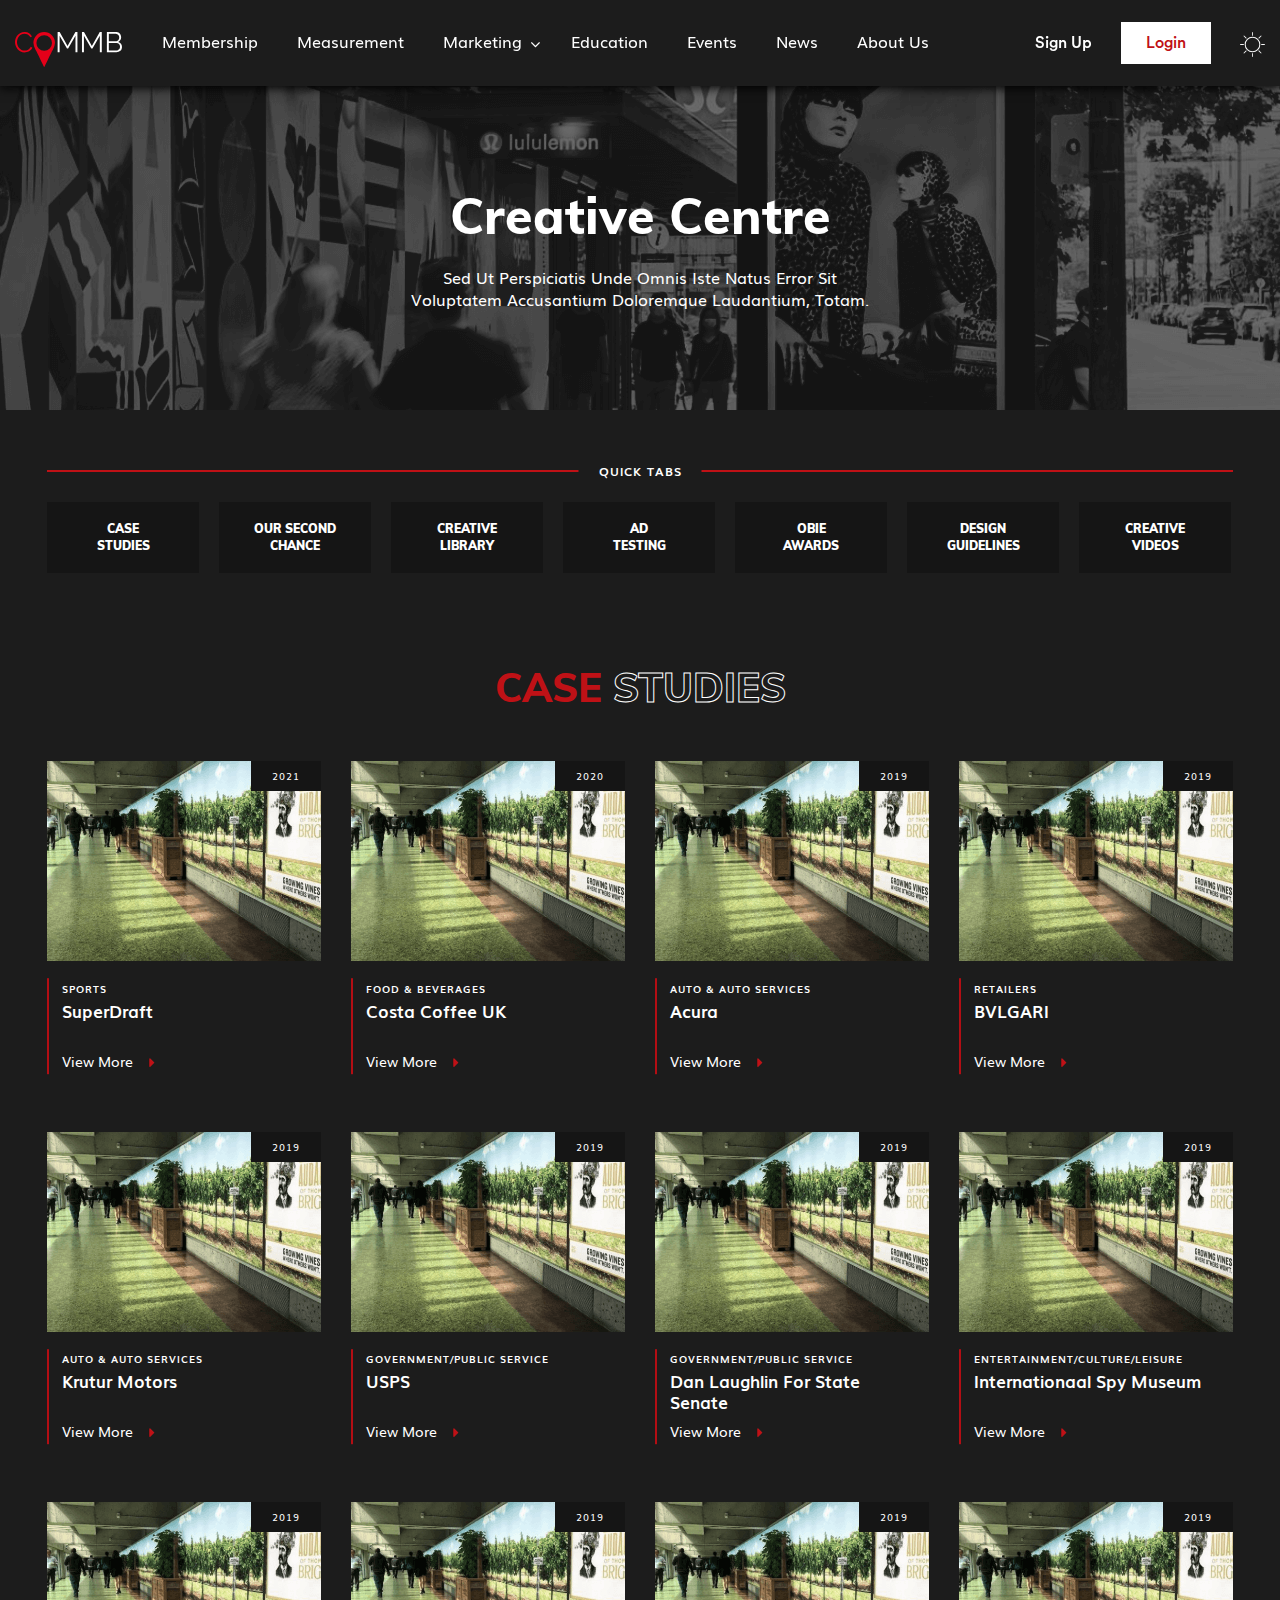
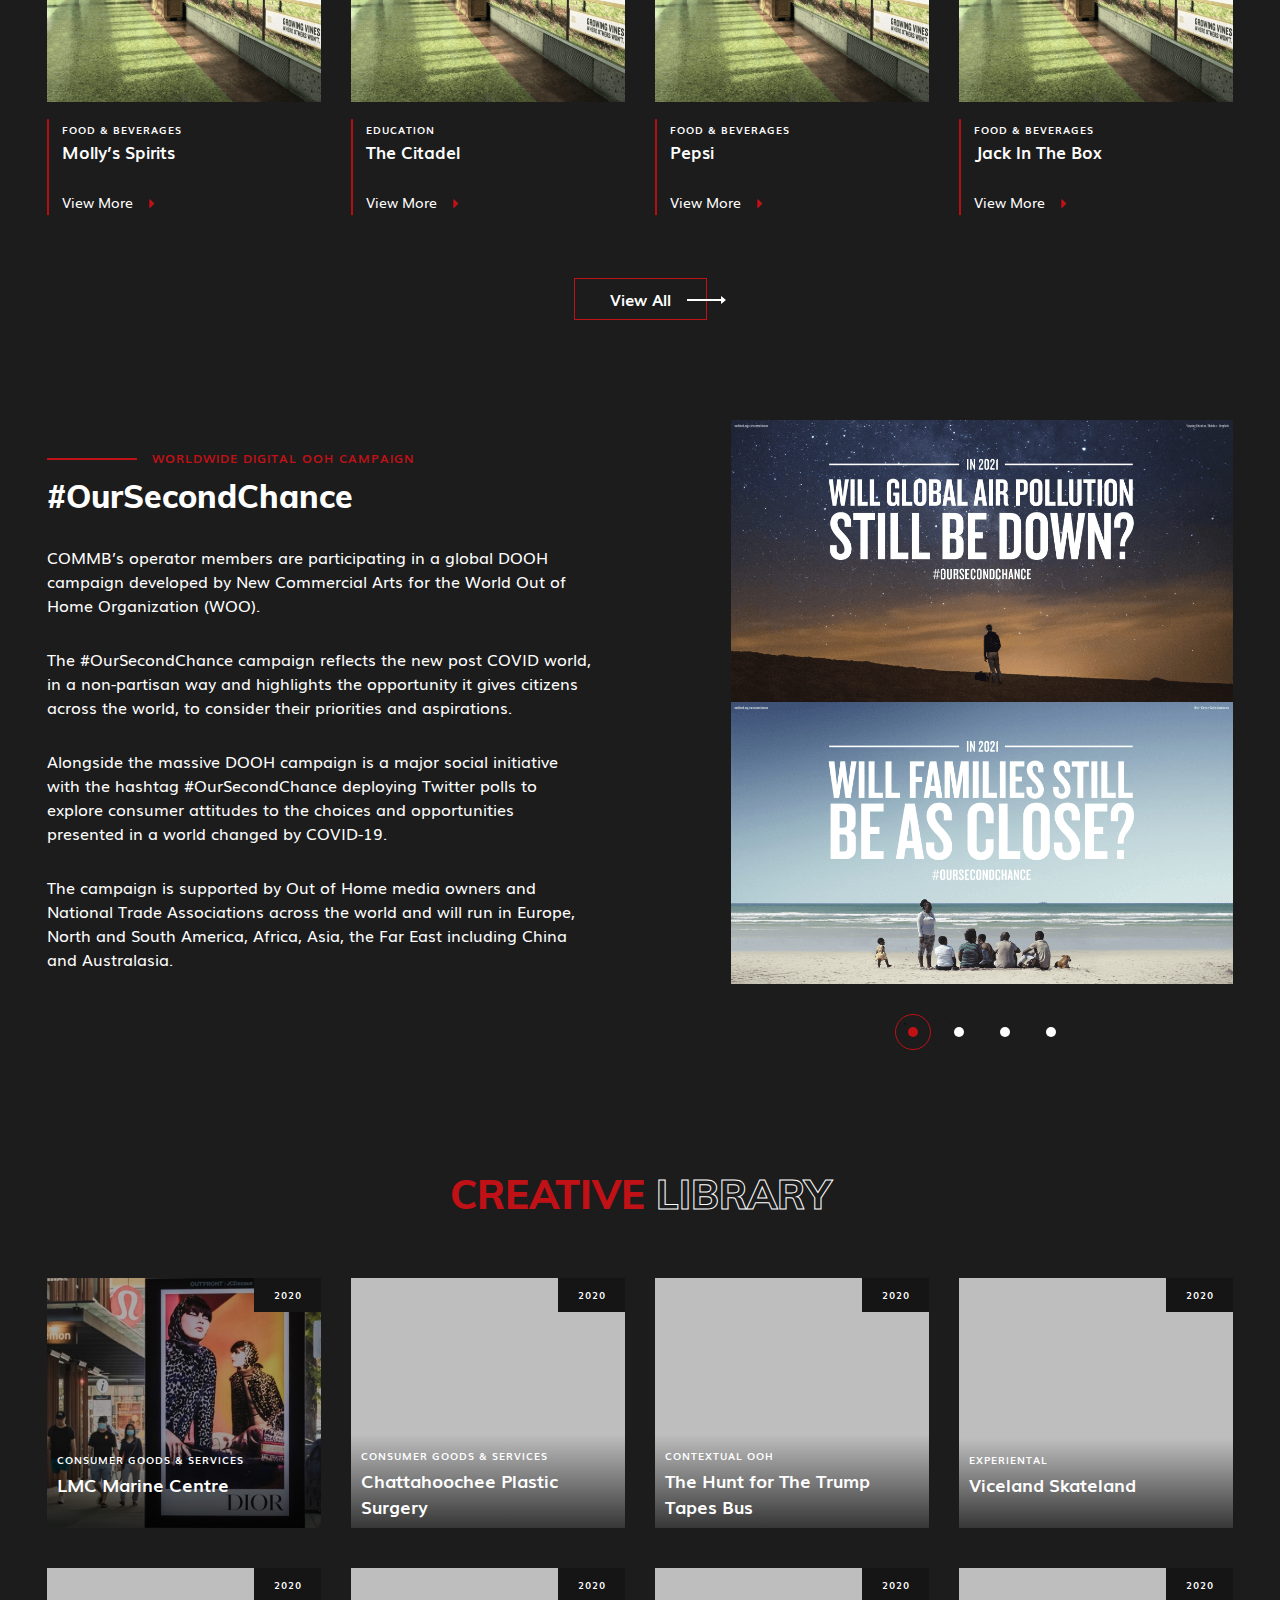
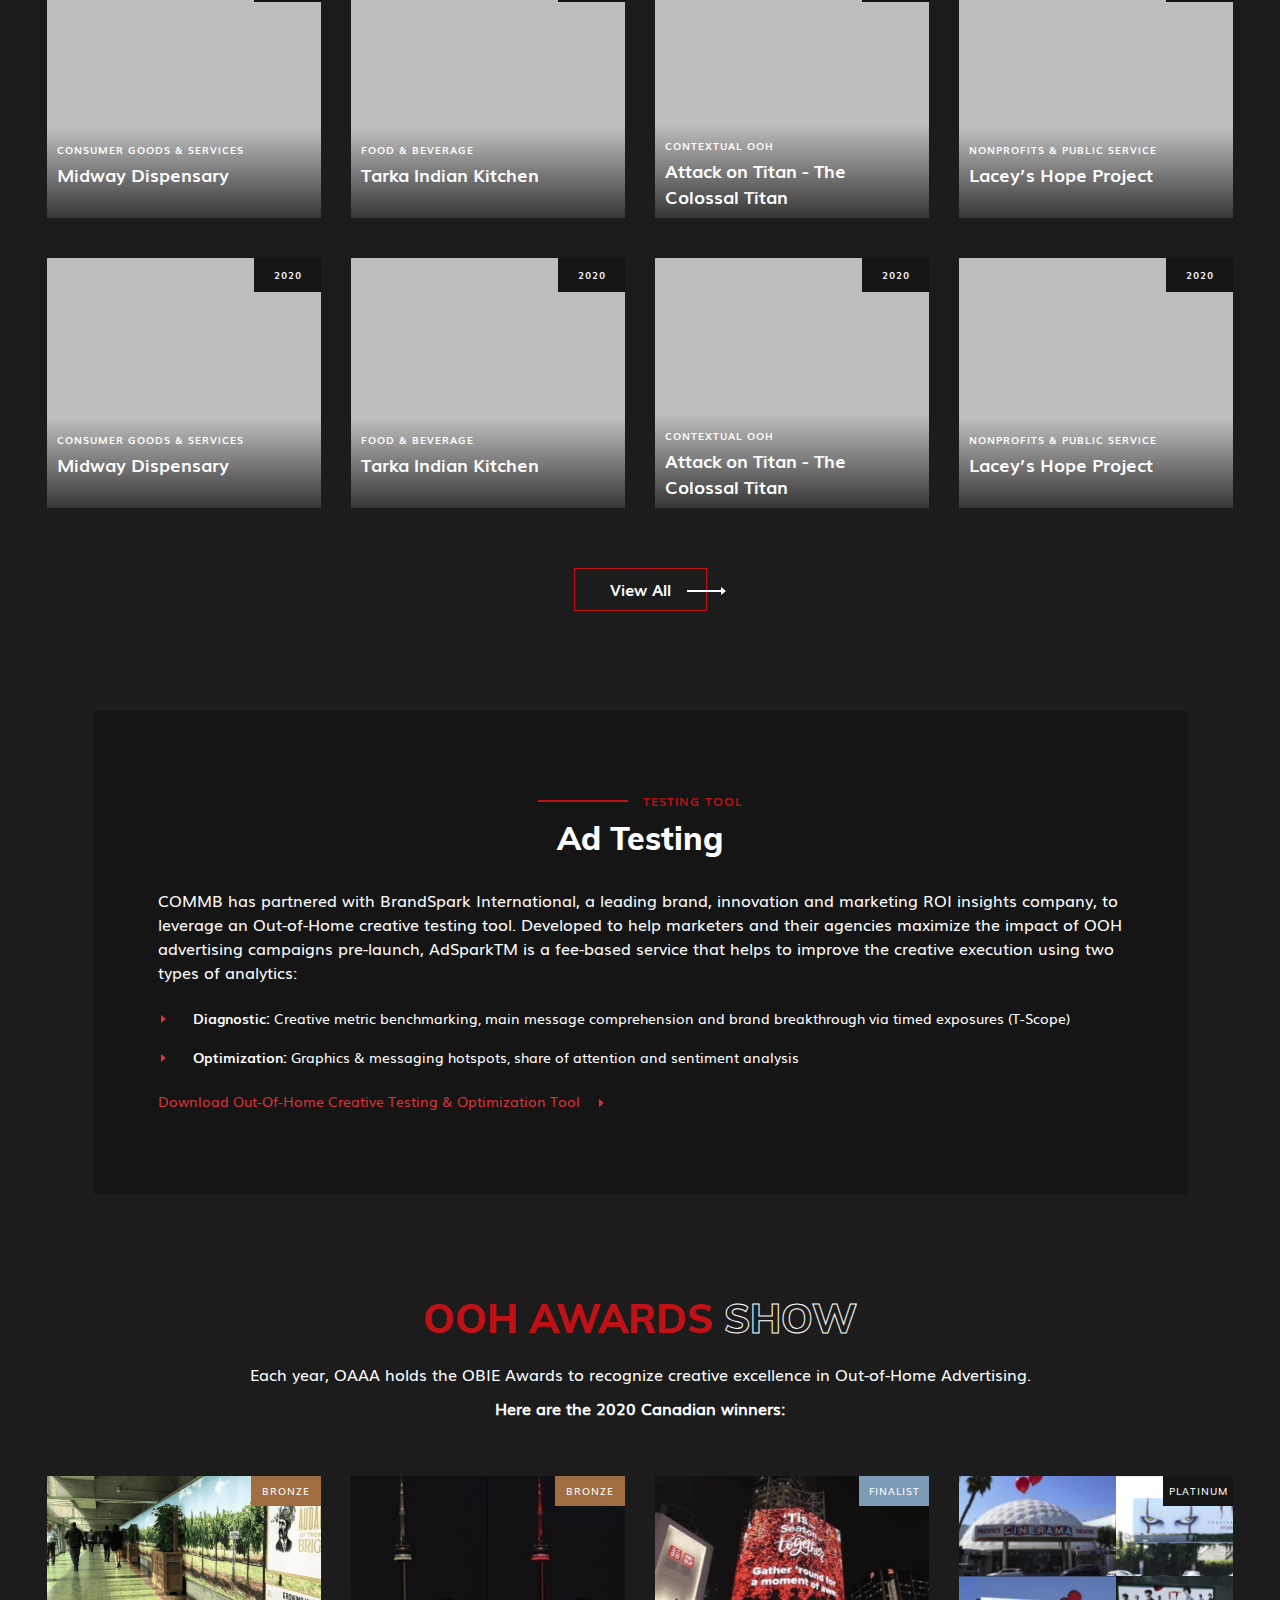
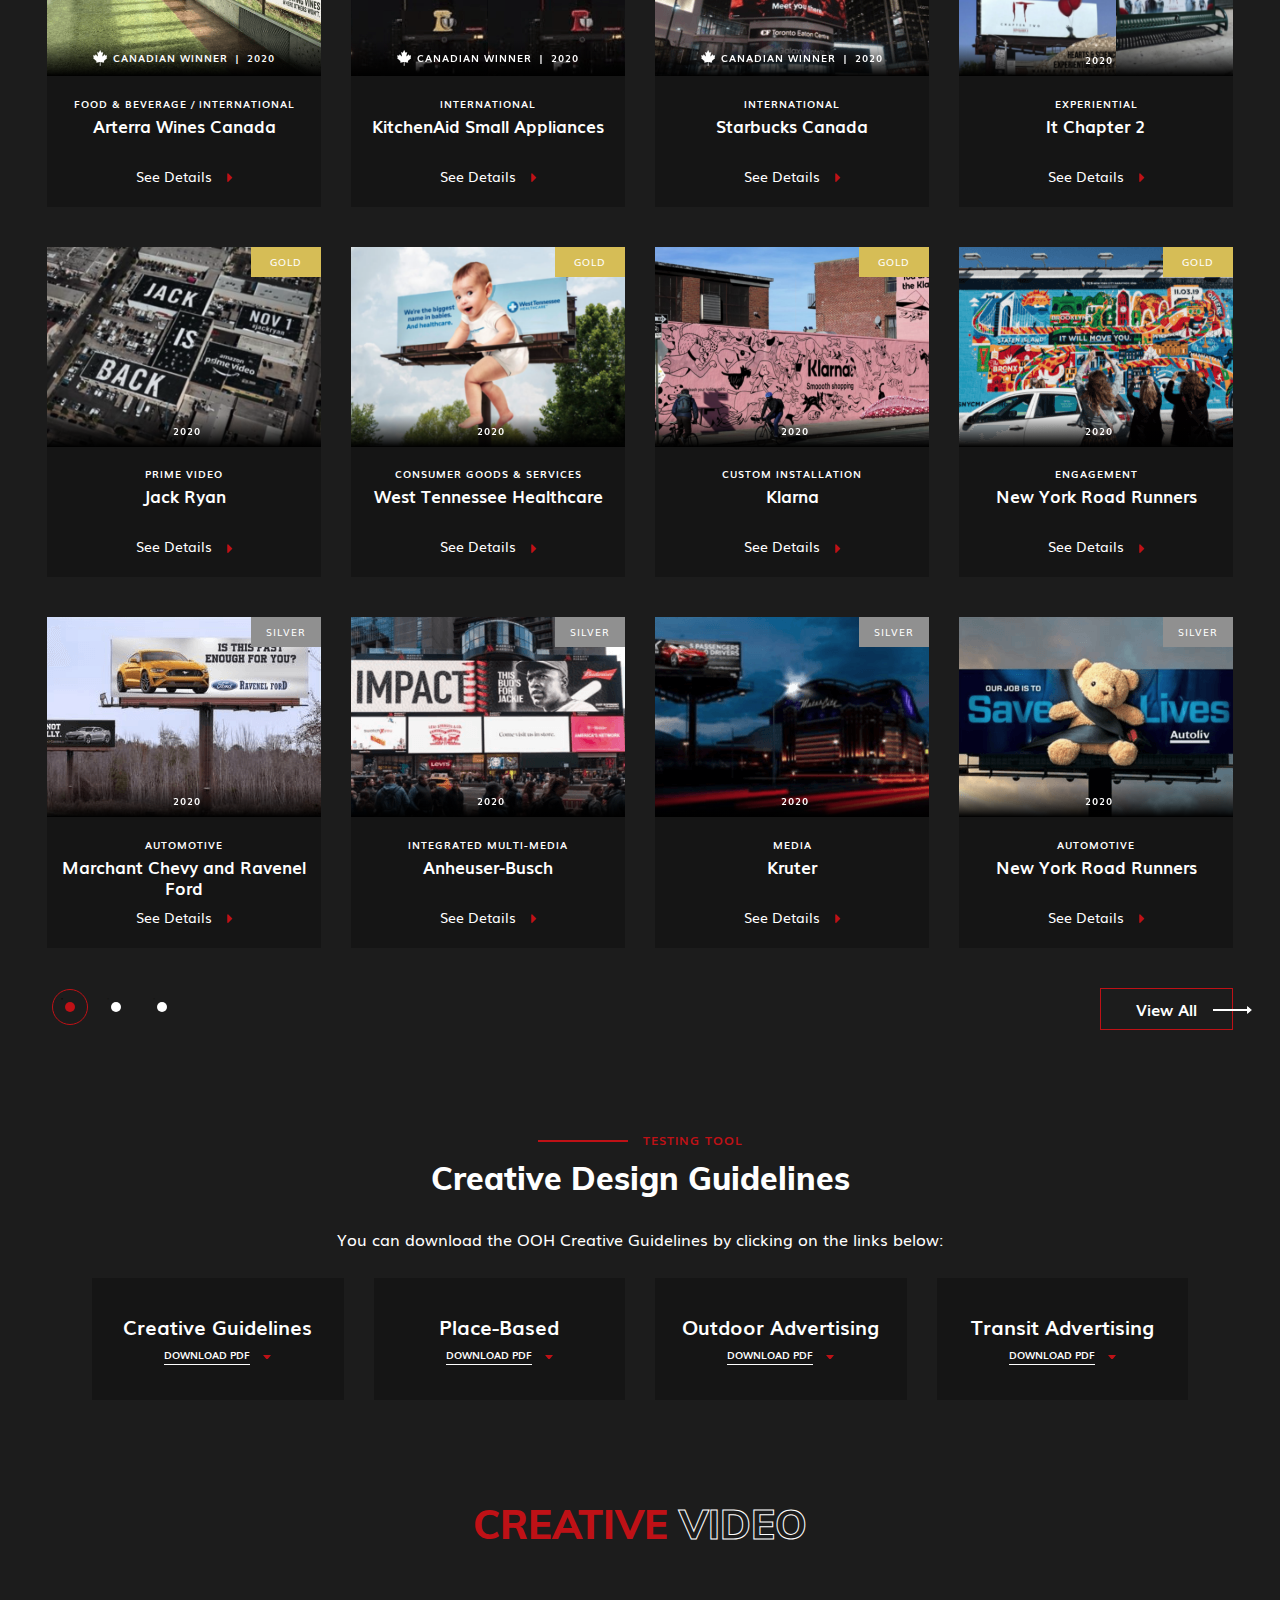
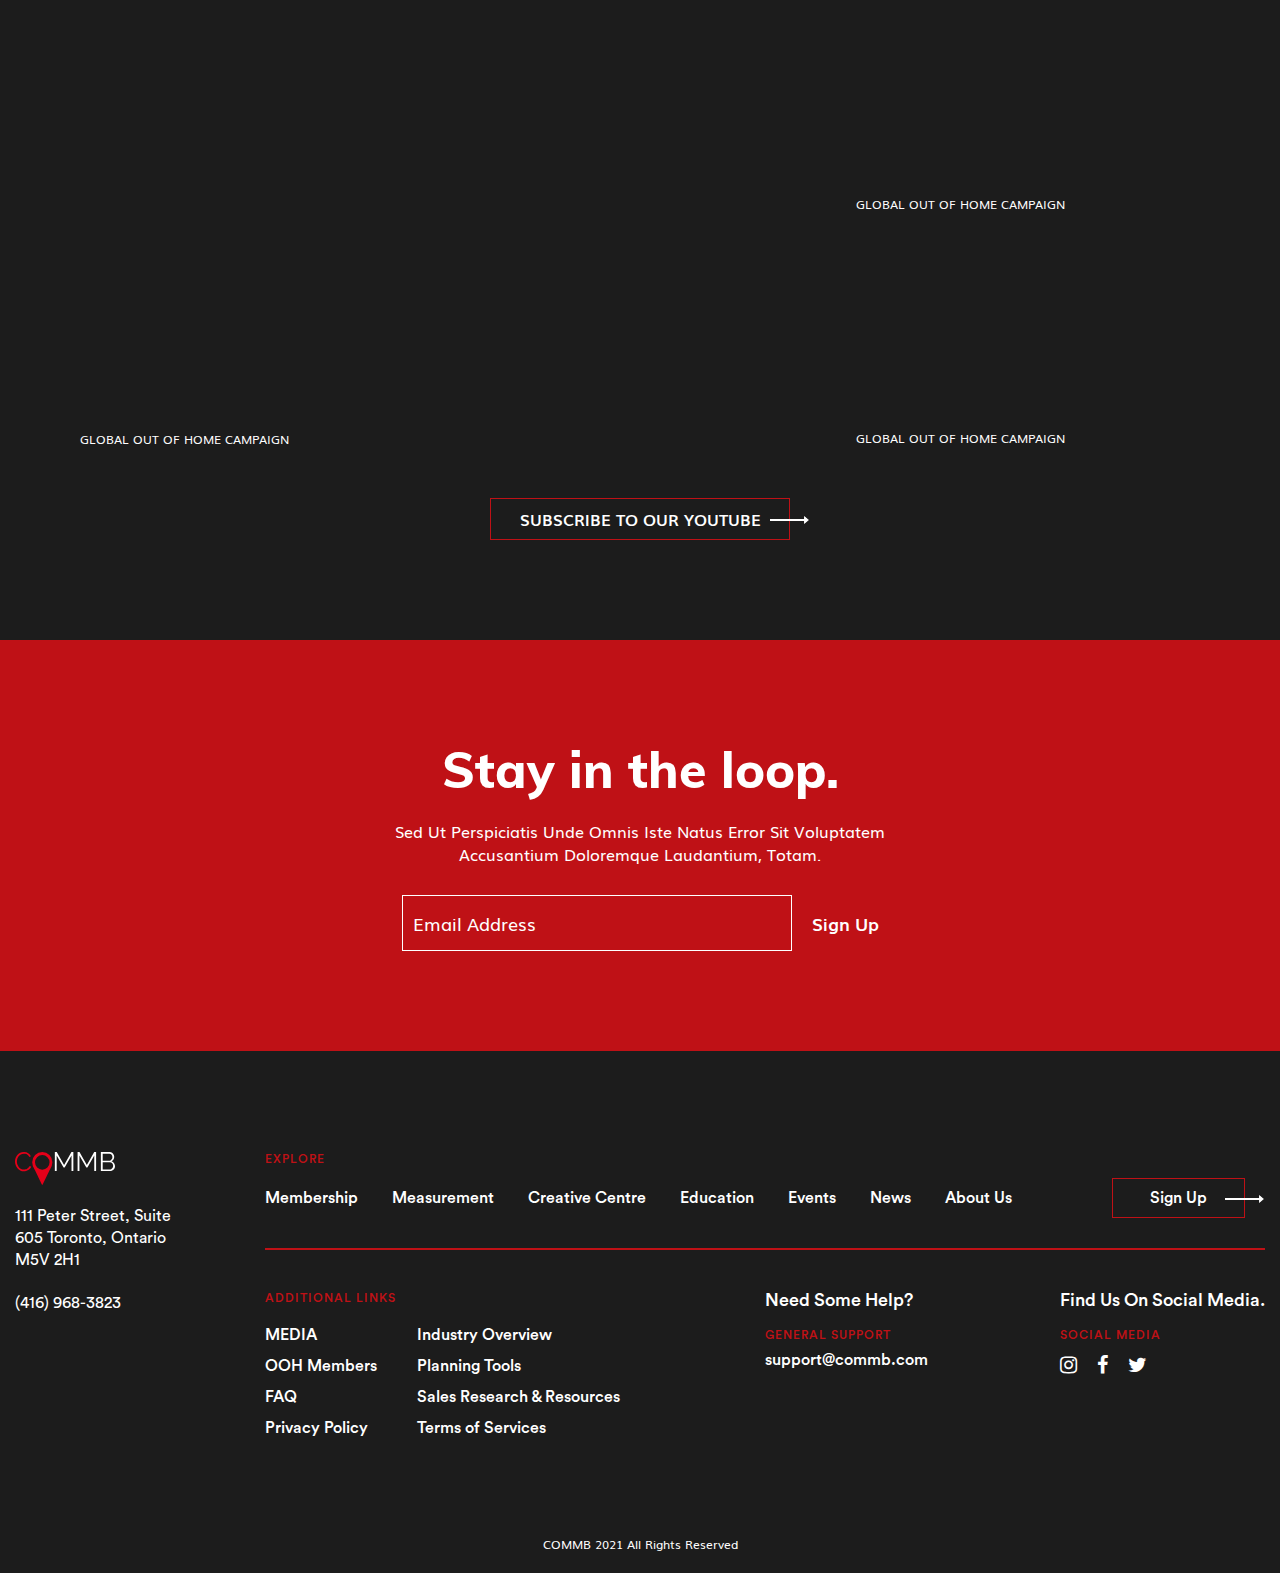
<file: creative_center.html>
<!doctype html>
<html dir="ltr" lang="en-US">
<head>
    <title>COMMB - Creative Center Page</title>

    <link type="image/x-icon" rel="shortcut icon" href="assets/image/favicon.png" />
    <!-- Required meta tags -->
    <meta charset="UTF-8" />
    <meta name="HandheldFriendly" content="true">
    <meta name="viewport" content="width=device-width, user-scalable=no" />

    <meta name="description" content="">
    <meta name="keywords" content="">
    <meta name="author" content="">

    <!-- FontAwesome -->
    <link rel="stylesheet" href="assets/css/font-awesome.min.css" type="text/css" />

    <!-- Slick CSS -->
    <link rel="stylesheet" href="assets/css/slick.css">
    <link rel="stylesheet" href="assets/css/slick-theme.css">

    <!-- Custom CSS -->
    <link type="text/css" rel="stylesheet" href="assets/css/style.css"/>
    <link type="text/css" rel="stylesheet" href="assets/css/responsive.css"/>

</head>
<body>
    <!-- Main Wrapper Start -->

    <div class="main-wrapper creative_center_page">
        
        <!-- Header Start-->
        <div class="header-wrapper">
            <header>
                <div class="container">
                    <div class="header-block">
                        <div class="dark_light_mode in_mobile">
                            <a href="#0"><img src="assets/image/dark-light-button.svg" alt="light"></a>
                        </div>
                        <div class="logo-hold">
                            <a href="index.html">
                                <img src="assets/image/logo.svg" alt="Logo">
                            </a>
                        </div>
        
                        <div class="menu_toggle_btn">
                            <div class="humbergur">
                                <span></span>
                                <span></span>
                                <span></span>
                            </div>
                        </div>
                        <div class="main-nav-block">
                            <div class="menu-nav">
                                <div class="menu_area">
                                    <div class="menu_links">
                                        <ul>
                                            <li><a href="membership.html">Membership</a></li>
                                            <li><a href="measurement.html">Measurement</a></li>
                                            <li class="dropdown_text">
                                                <a href="#0">Marketing</a>
                                                <ul class="dropdown_menu">
                                                    <li><a href="creative_center.html">Creative Center</a></li>
                                                    <li><a href="creative_library.html">Creative Library</a></li>
                                                    <li><a href="resources.html">Sales Resources / Research</a></li>
                                                    <li><a href="casestudies.html">Case Studies</a></li>
                                                    <li><a href="obie-awards.html">OOH Awards Show</a></li>
                                                </ul>
                                            </li>
                                            <li><a href="education.html">Education</a></li>
                                            <li><a href="events.html">Events</a></li>
                                            <li><a href="news-hub.html">News</a></li>
                                            <li><a href="about.html">About Us</a></li>
                                        </ul>
                                    </div>
                                    <div class="social_block">
                                        <ul>
                                            <li><a href="https://www.instagram.com/accounts/login/" target="_blank"><i
                                                        class="fa fa-instagram" aria-hidden="true"></i></a></li>
                                            <li><a href="https://www.facebook.com/" target="_blank"><i class="fa fa-facebook"
                                                        aria-hidden="true"></i></a></li>
                                            <li><a href="https://twitter.com/i/flow/login" target="_blank"><i
                                                        class="fa fa-twitter" aria-hidden="true"></i></a></li>
                                        </ul>
                                    </div>
                                </div>
                                <div class="bottom_content">
                                    <div class="">
                                        <a href="#0" class="login_btn">
                                            <span>
                                                Login
                                            </span>
                                            <span>
                                                <svg id="right-arrow" xmlns="http://www.w3.org/2000/svg" width="30.934"
                                                    height="6.412" viewBox="0 0 30.934 6.412">
                                                    <path id="Icon_open-arrow-left" data-name="Icon open-arrow-left"
                                                        d="M2.829,0,0,2.386,2.829,4.715V2.829H29.916V1.886H2.829Z"
                                                        transform="translate(30.313 5.557) rotate(180)" fill="#fff" />
                                                    <path id="Icon_open-arrow-left_-_Outline"
                                                        data-name="Icon open-arrow-left - Outline"
                                                        d="M3.847,0V2.344H30.934V4.081H3.847V6.412L0,3.244ZM30.139,3.138H3.053V1.709L1.241,3.237,3.053,4.728V3.287H30.139Z"
                                                        transform="translate(30.934 6.412) rotate(180)" fill="#fff" />
                                                </svg>
                                            </span>
                                        </a>
                                    </div>
                                    <div class="sign_btn">
                                        <a href="#0">Sign Up</a>
                                    </div>
                                </div>
                            </div>
                        </div>
                        <div class="login_sign_up_btn">
                            <a href="#0" class="sign_up_btn">Sign Up</a>
                            <a href="#0" class="login_btn">Login</a>
        
                            <div class="dark_light_mode">
                                <a href="#0"><img src="assets/image/dark-light-button.svg" alt="light"></a>
                            </div>
                        </div>
                        <div class="overlay_bg"></div>
                    </div>
                </div>
            </header>
        </div>
        <!-- Header Close -->

        <!-- Main Content Start-->
       <div class="main_content_wrapper">

            <!-- Common Banner Section Start -->
            <div class="common_banner_section">
                <div class="container">
                    <div class="banner_center_section">
                        <h1>Creative Centre</h1>
                        <div class="banner_info">
                            <p>Sed Ut Perspiciatis Unde Omnis Iste Natus Error Sit Voluptatem Accusantium Doloremque Laudantium, Totam.</p>
                        </div>
                    </div>
                </div>
            </div>
            <!-- Common Banner Section End -->

            <!-- Quick Tab Section Start -->
            <div class="quick_tab_section">
                <div class="container">
                    <div class="quick_tab_inner">
                        <div class="quick_tab_title">
                            <div class="title_red_line">
                                <span>quick tabs</span>
                            </div>
                        </div>
                        <div class="all_quick_tabs">
                            <a href="#casestudies" class="tab_btn">
                                <span>case studies</span>
                            </a>
                            <a href="#oursecondchance" class="tab_btn">
                                <span>our second chance</span>
                            </a>
                            <a href="#creativelibrary" class="tab_btn">
                                <span>creative library</span>
                            </a>
                            <a href="#testing" class="tab_btn">
                                <span>ad <br> testing</span>
                            </a>
                            <a href="#obieawards" class="tab_btn">
                                <span>obie awards</span>
                            </a>
                            <a href="#designguidelines" class="tab_btn">
                                <span>design guidelines</span>
                            </a>
                            <a href="#creativevideos" class="tab_btn">
                                <span>creative videos</span>
                            </a>
                        </div>
                    </div>
                </div>
            </div>
            <!-- Quick Tab Section End -->

            <!-- obie awards blog Section Start -->
            <div class="obie_awards_blog_section casestudies_blog" id="casestudies">
                <div class="container">
                    <div class="obie_awards_blog_inner_section">
                        <div class="creative_library_dropdown">
                            <div class="common_section_title">
                                <h2>case <span> studies</span></h2>
                            </div>
                        </div>

                        <div class="obie_awards_blog_row">
                            <div class="obie_awards_blog_col">
                                <div class="obie_awards_blog_info">
                                    <a href="#0" class="oa_blog_img">
                                        <img src="assets/image/obie_awards/obie_awards_blog_img_1.png" alt="casestudies blog" class="slider_images" class="slider_images">
                                        <a href="#0" class="awards_btn platinum_color">2021</a>
                                    </a>
                                    <div class="oa_blog_details">
                                        <span class="oa_blog_sub_text">Sports</span>
                                        <h3 class="oa_blog_title">SuperDraft</h3>
                                        <a href="#0" class="see_details_btn slider_images">
                                            View More
                                            <i class="fa fa-caret-right" aria-hidden="true"></i>
                                        </a>
                                    </div>
                                </div>
                            </div>

                            <div class="obie_awards_blog_col">
                                <div class="obie_awards_blog_info">
                                    <a href="#0" class="oa_blog_img">
                                        <img src="assets/image/obie_awards/obie_awards_blog_img_1.png" alt="casestudies blog" class="slider_images">
                                        <a href="#0" class="awards_btn platinum_color">2020</a>
                                    </a>
                                    <div class="oa_blog_details">
                                        <span class="oa_blog_sub_text">Food & beverages</span>
                                        <h3 class="oa_blog_title">Costa Coffee UK</h3>
                                        <a href="#0" class="see_details_btn slider_images">
                                            View More
                                            <i class="fa fa-caret-right" aria-hidden="true"></i>
                                        </a>
                                    </div>
                                </div>
                            </div>

                            <div class="obie_awards_blog_col">
                                <div class="obie_awards_blog_info">
                                    <a href="#0" class="oa_blog_img">
                                        <img src="assets/image/obie_awards/obie_awards_blog_img_1.png" alt="casestudies blog" class="slider_images">
                                        <a href="#0" class="awards_btn platinum_color">2019</a>
                                    </a>
                                    <div class="oa_blog_details">
                                        <span class="oa_blog_sub_text">Auto & auto services</span>
                                        <h3 class="oa_blog_title">Acura</h3>
                                        <a href="#0" class="see_details_btn slider_images">
                                            View More
                                            <i class="fa fa-caret-right" aria-hidden="true"></i>
                                        </a>
                                    </div>
                                </div>
                            </div>

                            <div class="obie_awards_blog_col">
                                <div class="obie_awards_blog_info">
                                    <a href="#0" class="oa_blog_img">
                                        <img src="assets/image/obie_awards/obie_awards_blog_img_1.png" alt="casestudies blog" class="slider_images">
                                        <a href="#0" class="awards_btn platinum_color">2019</a>
                                    </a>
                                    <div class="oa_blog_details">
                                        <span class="oa_blog_sub_text">retailers</span>
                                        <h3 class="oa_blog_title">BVLGARI</h3>
                                        <a href="#0" class="see_details_btn slider_images">
                                            View More
                                            <i class="fa fa-caret-right" aria-hidden="true"></i>
                                        </a>
                                    </div>
                                </div>
                            </div>

                            <div class="obie_awards_blog_col">
                                <div class="obie_awards_blog_info">
                                    <a href="#0" class="oa_blog_img">
                                        <img src="assets/image/obie_awards/obie_awards_blog_img_1.png" alt="casestudies blog" class="slider_images">
                                        <a href="#0" class="awards_btn platinum_color">2019</a>
                                    </a>
                                    <div class="oa_blog_details">
                                        <span class="oa_blog_sub_text">Auto & auto services</span>
                                        <h3 class="oa_blog_title">Krutur Motors</h3>
                                        <a href="#0" class="see_details_btn slider_images">
                                            View More
                                            <i class="fa fa-caret-right" aria-hidden="true"></i>
                                        </a>
                                    </div>
                                </div>
                            </div>

                            <div class="obie_awards_blog_col">
                                <div class="obie_awards_blog_info">
                                    <a href="#0" class="oa_blog_img">
                                        <img src="assets/image/obie_awards/obie_awards_blog_img_1.png" alt="casestudies blog" class="slider_images">
                                        <a href="#0" class="awards_btn platinum_color">2019</a>
                                    </a>
                                    <div class="oa_blog_details">
                                        <span class="oa_blog_sub_text">GOVERNMENT/PUBLIC SERVICE</span>
                                        <h3 class="oa_blog_title">USPS</h3>
                                        <a href="#0" class="see_details_btn slider_images">
                                            View More
                                            <i class="fa fa-caret-right" aria-hidden="true"></i>
                                        </a>
                                    </div>
                                </div>
                            </div>

                            <div class="obie_awards_blog_col">
                                <div class="obie_awards_blog_info">
                                    <a href="#0" class="oa_blog_img">
                                        <img src="assets/image/obie_awards/obie_awards_blog_img_1.png" alt="casestudies blog" class="slider_images">
                                        <a href="#0" class="awards_btn platinum_color">2019</a>
                                    </a>
                                    <div class="oa_blog_details">
                                        <span class="oa_blog_sub_text">Government/public service</span>
                                        <h3 class="oa_blog_title">Dan Laughlin For State Senate</h3>
                                        <a href="#0" class="see_details_btn slider_images">
                                            View More
                                            <i class="fa fa-caret-right" aria-hidden="true"></i>
                                        </a>
                                    </div>
                                </div>
                            </div>

                            <div class="obie_awards_blog_col">
                                <div class="obie_awards_blog_info">
                                    <a href="#0" class="oa_blog_img">
                                        <img src="assets/image/obie_awards/obie_awards_blog_img_1.png" alt="casestudies blog" class="slider_images">
                                        <a href="#0" class="awards_btn platinum_color">2019</a>
                                    </a>
                                    <div class="oa_blog_details">
                                        <span class="oa_blog_sub_text">entertainment/culture/leisure</span>
                                        <h3 class="oa_blog_title">Internationaal Spy Museum</h3>
                                        <a href="#0" class="see_details_btn slider_images">
                                            View More
                                            <i class="fa fa-caret-right" aria-hidden="true"></i>
                                        </a>
                                    </div>
                                </div>
                            </div>

                            <div class="obie_awards_blog_col">
                                <div class="obie_awards_blog_info">
                                    <a href="#0" class="oa_blog_img">
                                        <img src="assets/image/obie_awards/obie_awards_blog_img_1.png" alt="casestudies blog" class="slider_images">
                                        <a href="#0" class="awards_btn platinum_color">2019</a>
                                    </a>
                                    <div class="oa_blog_details">
                                        <span class="oa_blog_sub_text">food & beverages</span>
                                        <h3 class="oa_blog_title">Molly’s Spirits</h3>
                                        <a href="#0" class="see_details_btn slider_images">
                                            View More
                                            <i class="fa fa-caret-right" aria-hidden="true"></i>
                                        </a>
                                    </div>
                                </div>
                            </div>

                            <div class="obie_awards_blog_col">
                                <div class="obie_awards_blog_info">
                                    <a href="#0" class="oa_blog_img">
                                        <img src="assets/image/obie_awards/obie_awards_blog_img_1.png" alt="casestudies blog" class="slider_images">
                                        <a href="#0" class="awards_btn platinum_color">2019</a>
                                    </a>
                                    <div class="oa_blog_details">
                                        <span class="oa_blog_sub_text">EDUCATION</span>
                                        <h3 class="oa_blog_title">The Citadel</h3>
                                        <a href="#0" class="see_details_btn slider_images">
                                            View More
                                            <i class="fa fa-caret-right" aria-hidden="true"></i>
                                        </a>
                                    </div>
                                </div>
                            </div>

                            <div class="obie_awards_blog_col">
                                <div class="obie_awards_blog_info">
                                    <a href="#0" class="oa_blog_img">
                                        <img src="assets/image/obie_awards/obie_awards_blog_img_1.png" alt="casestudies blog" class="slider_images">
                                        <a href="#0" class="awards_btn platinum_color">2019</a>
                                    </a>
                                    <div class="oa_blog_details">
                                        <span class="oa_blog_sub_text">food & beverages</span>
                                        <h3 class="oa_blog_title">Pepsi</h3>
                                        <a href="#0" class="see_details_btn slider_images">
                                            View More
                                            <i class="fa fa-caret-right" aria-hidden="true"></i>
                                        </a>
                                    </div>
                                </div>
                            </div>

                            <div class="obie_awards_blog_col">
                                <div class="obie_awards_blog_info">
                                    <a href="#0" class="oa_blog_img">
                                        <img src="assets/image/obie_awards/obie_awards_blog_img_1.png" alt="casestudies blog" class="slider_images">
                                        <a href="#0" class="awards_btn platinum_color">2019</a>
                                    </a>
                                    <div class="oa_blog_details">
                                        <span class="oa_blog_sub_text">food & beverages</span>
                                        <h3 class="oa_blog_title">Jack In The Box</h3>
                                        <a href="#0" class="see_details_btn slider_images">
                                            View More
                                            <i class="fa fa-caret-right" aria-hidden="true"></i>
                                        </a>
                                    </div>
                                </div>
                            </div>
                        </div>

                        <div class="common_section_btn view_all_btn">
                            <a href="#0" class="common_btn">
                                View All
                                <svg xmlns="http://www.w3.org/2000/svg" width="38.938" height="8.071" viewBox="0 0 38.938 8.071">
                                    <g id="right-arrow" transform="translate(-1192.844 -692.433)">
                                        <path id="Icon_open-arrow-left" data-name="Icon open-arrow-left" d="M3.561,0,0,3,3.561,5.935V3.561h34.1V2.374H3.561Z" transform="translate(1231 699.427) rotate(180)" fill="#fff"></path>
                                        <path id="Icon_open-arrow-left_-_Outline" data-name="Icon open-arrow-left - Outline" d="M4.061-1.076v2.95h34.1V4.061H4.061V6.995L-.781,3.008Zm33.1,3.95H3.061v-1.8L.781,3l2.28,1.877V3.061h34.1Z" transform="translate(1231 699.427) rotate(180)" fill="#fff"></path>
                                    </g>
                                </svg>

                            </a>
                        </div>
                    </div>
                </div>
            </div>
            <!-- obie awards blog Section End -->
            
            <!-- Our Second Chance Section Start -->
            <div class="our_second_chance" id="oursecondchance" >
                <div class="container">
                    <div class="our_second_chance_inner">
                        <div class="our_second_chance_left">
                            <div class="our_second_chance_left_wrap">
                                <div class="commn_title_label">
                                    <p>WORLDWIDE DIGITAL OOH CAMPAIGN</p>
                                </div>
                                <div class="common_inner_title">
                                    <h3>#OurSecondChance</h3>
                                </div>
                                <div class="chance_dec">
                                    <p>COMMB’s operator members are participating in a global DOOH campaign developed by New Commercial Arts for the World Out of Home Organization (WOO).</p>
                                    <p>The #OurSecondChance campaign reflects the new post COVID world, in a non-partisan way and highlights the opportunity it gives citizens across the world, to consider their priorities and aspirations.</p>
                                    <p>Alongside the massive DOOH campaign is a major social initiative with the hashtag #OurSecondChance deploying Twitter polls to explore consumer attitudes to the choices and opportunities presented in a world changed by COVID-19.</p>
                                    <p>The campaign is supported by Out of Home media owners and National Trade Associations across the world and will run in Europe, North and South America, Africa, Asia, the Far East including China and Australasia.</p>
                                </div>
                            </div>
                        </div>

                        <div class="our_second_chance_right">
                            <div class="our_second_chance_slider">
                                <div class="our_second_chance_item">
                                    <img src="assets/image/creative_center/secondchance_1.png" alt="secondchance">
                                </div>
                                <div class="our_second_chance_item">
                                    <img src="assets/image/creative_center/secondchance_2.png" alt="secondchance">
                                </div>
                                <div class="our_second_chance_item">
                                    <img src="assets/image/creative_center/secondchance_3.png" alt="secondchance">
                                </div>
                                <div class="our_second_chance_item">
                                    <img src="assets/image/creative_center/secondchance_1.png" alt="secondchance">
                                </div>
                            </div>
                        </div>
                    </div>
                </div>
            </div>
            <!-- Our Second Chance Section Start -->

            <!-- Creative Library Section Start -->
            <div class="creative_library_section" id="creativelibrary">
                <div class="container">
                    <div class="creative_library_title">
                        <div class="creative_library_dropdown">
                            <div class="common_section_title">
                                <h2>creative <span> library</span></h2>
                            </div>
                        </div>
                    </div>
                    <div class="creative_blogs">
                        <div class="creative_library_box">
                            <div class="creative_img">
                                <div class="spot_light_red">
                                    <p>2020</p>
                                </div>
                                <div class="creative_info">
                                    <p>consumer goods & services</p>
                                    <h4>LMC Marine Centre</h4>
                                </div>
                                <img src="assets/image/hero-img.jpg" alt="creative_image" class="slider_images" >
                            </div>
                        </div>
                        <div class="creative_library_box">
                            <div class="creative_img">
                                <div class="spot_light_red">
                                    <p>2020</p>
                                </div>
                                <div class="creative_info">
                                    <p>consumer goods & services</p>
                                    <h4>Chattahoochee Plastic Surgery</h4>
                                </div>
                                <img src="assets/image/img-placeholder.png" alt="creative_image" class="slider_images" >
                            </div>
                        </div>
                        <div class="creative_library_box">
                            <div class="creative_img">
                                <div class="spot_light_red">
                                    <p>2020</p>
                                </div>
                                <div class="creative_info">
                                    <p>CONTEXTUAL OOH</p>
                                    <h4>The Hunt for The Trump Tapes Bus</h4>
                                </div>
                                <img src="assets/image/img-placeholder.png" alt="creative_image" class="slider_images" >
                            </div>
                        </div>
                        <div class="creative_library_box">
                            <div class="creative_img">
                                <div class="spot_light_red">
                                    <p>2020</p>
                                </div>
                                <div class="creative_info">
                                    <p>experiental</p>
                                    <h4>Viceland Skateland</h4>
                                </div>
                                <img src="assets/image/img-placeholder.png" alt="creative_image" class="slider_images" >
                            </div>
                        </div>

                        <div class="creative_library_box">
                            <div class="creative_img">
                                <div class="spot_light_red">
                                    <p>2020</p>
                                </div>
                                <div class="creative_info">
                                    <p>consumer goods & services</p>
                                    <h4>Midway Dispensary</h4>
                                </div>
                                <img src="assets/image/img-placeholder.png" alt="creative_image" class="slider_images" >
                            </div>
                        </div>
                        <div class="creative_library_box">
                            <div class="creative_img">
                                <div class="spot_light_red">
                                    <p>2020</p>
                                </div>
                                <div class="creative_info">
                                    <p>food & beverage</p>
                                    <h4>Tarka Indian Kitchen</h4>
                                </div>
                                <img src="assets/image/img-placeholder.png" alt="creative_image" class="slider_images" >
                            </div>
                        </div>
                        <div class="creative_library_box">
                            <div class="creative_img">
                                <div class="spot_light_red">
                                    <p>2020</p>
                                </div>
                                <div class="creative_info">
                                    <p>CONTEXTUAL OOH</p>
                                    <h4>Attack on Titan - The Colossal Titan</h4>
                                </div>
                                <img src="assets/image/img-placeholder.png" alt="creative_image" class="slider_images" >
                            </div>
                        </div>
                        <div class="creative_library_box">
                            <div class="creative_img">
                                <div class="spot_light_red">
                                    <p>2020</p>
                                </div>
                                <div class="creative_info">
                                    <p>nonprofits & public service</p>
                                    <h4>Lacey’s Hope Project</h4>
                                </div>
                                <img src="assets/image/img-placeholder.png" alt="creative_image" class="slider_images" >
                            </div>
                        </div>

                        <div class="creative_library_box">
                            <div class="creative_img">
                                <div class="spot_light_red">
                                    <p>2020</p>
                                </div>
                                <div class="creative_info">
                                    <p>consumer goods & services</p>
                                    <h4>Midway Dispensary</h4>
                                </div>
                                <img src="assets/image/img-placeholder.png" alt="creative_image" class="slider_images" >
                            </div>
                        </div>
                        <div class="creative_library_box">
                            <div class="creative_img">
                                <div class="spot_light_red">
                                    <p>2020</p>
                                </div>
                                <div class="creative_info">
                                    <p>food & beverage</p>
                                    <h4>Tarka Indian Kitchen</h4>
                                </div>
                                <img src="assets/image/img-placeholder.png" alt="creative_image" class="slider_images" >
                            </div>
                        </div>
                        <div class="creative_library_box">
                            <div class="creative_img">
                                <div class="spot_light_red">
                                    <p>2020</p>
                                </div>
                                <div class="creative_info">
                                    <p>CONTEXTUAL OOH</p>
                                    <h4>Attack on Titan - The Colossal Titan</h4>
                                </div>
                                <img src="assets/image/img-placeholder.png" alt="creative_image" class="slider_images" >
                            </div>
                        </div>
                        <div class="creative_library_box">
                            <div class="creative_img">
                                <div class="spot_light_red">
                                    <p>2020</p>
                                </div>
                                <div class="creative_info">
                                    <p>nonprofits & public service</p>
                                    <h4>Lacey’s Hope Project</h4>
                                </div>
                                <img src="assets/image/img-placeholder.png" alt="creative_image" class="slider_images" >
                            </div>
                        </div>
                    </div>
                    <div class="common_section_btn view_all_btn">
                        <a href="#0" class="common_btn">
                            View All
                            <svg xmlns="http://www.w3.org/2000/svg" width="38.938" height="8.071" viewBox="0 0 38.938 8.071">
                                <g id="right-arrow" transform="translate(-1192.844 -692.433)">
                                    <path id="Icon_open-arrow-left" data-name="Icon open-arrow-left" d="M3.561,0,0,3,3.561,5.935V3.561h34.1V2.374H3.561Z" transform="translate(1231 699.427) rotate(180)" fill="#fff"></path>
                                    <path id="Icon_open-arrow-left_-_Outline" data-name="Icon open-arrow-left - Outline" d="M4.061-1.076v2.95h34.1V4.061H4.061V6.995L-.781,3.008Zm33.1,3.95H3.061v-1.8L.781,3l2.28,1.877V3.061h34.1Z" transform="translate(1231 699.427) rotate(180)" fill="#fff"></path>
                                </g>
                            </svg>
                        </a>
                    </div>
                    <div id="testing"></div>
                </div>
            </div>
            <!-- Creative Library Section End -->

            <!-- Add Testing Section Start -->
            <div class="add_testing_section" >
                <div class="container">
                    <div class="add_testing_inner_section">
                        <div class="commn_title_label">
                            <p>testing tool</p>
                        </div>
                        <div class="common_inner_title">
                            <h3>Ad Testing</h3>
                        </div>
                        <div class="chance_dec">
                            <p>COMMB has partnered with BrandSpark International, a leading brand, innovation and marketing ROI insights company, to leverage an Out-of-Home creative testing tool. Developed to help marketers and their agencies maximize the impact of OOH advertising campaigns pre-launch, AdSparkTM is a fee-based service that helps to improve the creative execution using two types of analytics:</p>
                        </div>
                        <div class="mandate_list">
                            <ul>
                                <li><span>Diagnostic:</span>  Creative metric benchmarking, main message comprehension and brand breakthrough via timed exposures (T-Scope)</li>
                                <li><span>Optimization:</span>  Graphics & messaging hotspots, share of attention and sentiment analysis</li>
                            </ul>
                        </div>
                        <div class="download_text">
                            <a href="#0">Download Out-Of-Home Creative Testing & Optimization Tool
                                <span>
                                    <svg xmlns="http://www.w3.org/2000/svg" width="4.842" height="8.071" viewBox="0 0 4.842 8.071">
                                        <g id="right-arrow" transform="translate(-1226.939 -692.432)">
                                          <path id="Icon_open-arrow-left" data-name="Icon open-arrow-left" d="M3.561,0,0,3,3.561,5.935V0Z" transform="translate(1231 699.427) rotate(180)" fill="#da3338"/>
                                          <path id="Icon_open-arrow-left_-_Outline" data-name="Icon open-arrow-left - Outline" d="M4.061-1.076V6.995L-.781,3.008Zm-1,3.95v-1.8L.781,3l2.28,1.877v-2Z" transform="translate(1231 699.427) rotate(180)" fill="#da3338"/>
                                        </g>
                                    </svg> 
                                </span>
                            </a>                                                         
                        </div>
                    </div>
                </div>
            </div>
            <!-- Add Testing Section End -->

            <!-- Obie Awards Section Start -->
            <div class="obie_awards_section" id="obieawards">
                <div class="container">
                    <div class="obie_awards_inner_section">
                        <div class="common_section_title">
                            <h2>OOH AWARDS <span>SHOW</span></h2>
                        </div>
                        <div class="cm_desc">
                            <p>Each year, OAAA holds the OBIE Awards to recognize creative excellence in Out-of-Home Advertising.</p>
                        </div>
                        <p class="cm_desc_bold">Here are the 2020 Canadian winners:</p>
                    </div>

                    <div class="ooh_awards_slider_section">
                        <div class="obie_awards_blog_inner_section">
                            <div class="obie_awards_blog_row">
                                <div class="obie_awards_blog_col">
                                    <div class="obie_awards_blog_info">
                                        <a href="#0" class="oa_blog_img">
                                            <img src="assets/image/obie_awards/obie_awards_blog_img_1.png" alt="blog" class="slider_images">
                                            <div class="oa_blog_winner">
                                                <svg xmlns="http://www.w3.org/2000/svg" width="14.354" height="15.77" viewBox="0 0 14.354 15.77">
                                                    <path id="Icon_awesome-canadian-maple-leaf" data-name="Icon awesome-canadian-maple-leaf" d="M12.73,10.833c.077-.077,3.24-2.846,3.24-2.846l-.539-.231c-.308-.151-.228-.354-.154-.536.074-.234.619-2.073.619-2.073s-1.469.308-1.777.385c-.231.074-.308-.077-.385-.231s-.462-1-.462-1-1.62,1.845-1.7,1.919c-.308.231-.619,0-.542-.308,0-.308.85-3.992.85-3.992s-.927.536-1.235.69c-.231.154-.388.154-.542-.154C9.949,2.227,8.791,0,8.791,0S7.636,2.227,7.482,2.458c-.154.308-.308.308-.542.154-.308-.154-1.235-.69-1.235-.69s.85,3.684.85,3.992c.077.308-.231.539-.542.308-.077-.077-1.7-1.919-1.7-1.919s-.385.841-.462.995-.154.3-.385.231c-.311-.077-1.777-.385-1.777-.385s.542,1.839.619,2.073c.074.185.154.385-.154.536l-.539.234s3.16,2.769,3.24,2.846c.157.154.308.231.157.693S4.7,12.607,4.7,12.607s2.932-.619,3.243-.7c.268-.028.564.077.564.385s-.179,3.474-.179,3.474h.924s-.179-3.163-.179-3.474.293-.413.567-.385c.308.077,3.24.7,3.24.7s-.154-.619-.308-1.081,0-.539.154-.693Z" transform="translate(-1.617)" fill="#fff"></path>
                                                </svg>                                              
                                                <p class="oa_blog_winner_text">canadian winner&nbsp;&nbsp;|&nbsp;&nbsp;2020</p>
                                            </div>
                                            </a><a href="#0" class="awards_btn bronze_color">bronze</a>
                                        
                                        <div class="oa_blog_details">
                                            <span class="oa_blog_sub_text">Food &amp; Beverage / International</span>
                                            <h3 class="oa_blog_title">Arterra Wines Canada</h3>
                                            <a href="#0" class="see_details_btn slider_images">
                                                See Details
                                                <i class="fa fa-caret-right" aria-hidden="true"></i>
                                            </a>
                                        </div>
                                    </div>
                                </div>
    
                                <div class="obie_awards_blog_col">
                                    <div class="obie_awards_blog_info">
                                        <a href="#0" class="oa_blog_img">
                                            <img src="assets/image/obie_awards/obie_awards_blog_img_2.png" alt="blog" class="slider_images">
                                            <div class="oa_blog_winner">
                                                <svg xmlns="http://www.w3.org/2000/svg" width="14.354" height="15.77" viewBox="0 0 14.354 15.77">
                                                    <path id="Icon_awesome-canadian-maple-leaf" data-name="Icon awesome-canadian-maple-leaf" d="M12.73,10.833c.077-.077,3.24-2.846,3.24-2.846l-.539-.231c-.308-.151-.228-.354-.154-.536.074-.234.619-2.073.619-2.073s-1.469.308-1.777.385c-.231.074-.308-.077-.385-.231s-.462-1-.462-1-1.62,1.845-1.7,1.919c-.308.231-.619,0-.542-.308,0-.308.85-3.992.85-3.992s-.927.536-1.235.69c-.231.154-.388.154-.542-.154C9.949,2.227,8.791,0,8.791,0S7.636,2.227,7.482,2.458c-.154.308-.308.308-.542.154-.308-.154-1.235-.69-1.235-.69s.85,3.684.85,3.992c.077.308-.231.539-.542.308-.077-.077-1.7-1.919-1.7-1.919s-.385.841-.462.995-.154.3-.385.231c-.311-.077-1.777-.385-1.777-.385s.542,1.839.619,2.073c.074.185.154.385-.154.536l-.539.234s3.16,2.769,3.24,2.846c.157.154.308.231.157.693S4.7,12.607,4.7,12.607s2.932-.619,3.243-.7c.268-.028.564.077.564.385s-.179,3.474-.179,3.474h.924s-.179-3.163-.179-3.474.293-.413.567-.385c.308.077,3.24.7,3.24.7s-.154-.619-.308-1.081,0-.539.154-.693Z" transform="translate(-1.617)" fill="#fff"></path>
                                                </svg>                                              
                                                <p class="oa_blog_winner_text">canadian winner&nbsp;&nbsp;|&nbsp;&nbsp;2020</p>
                                            </div>
    
                                            </a><a href="#0" class="awards_btn bronze_color">bronze</a>
                                        
                                        <div class="oa_blog_details">
                                            <span class="oa_blog_sub_text">International</span>
                                            <h3 class="oa_blog_title">KitchenAid Small Appliances</h3>
                                            <a href="#0" class="see_details_btn slider_images">
                                                See Details
                                                <i class="fa fa-caret-right" aria-hidden="true"></i>
                                            </a>
                                        </div>
                                    </div>
                                </div>
    
                                <div class="obie_awards_blog_col">
                                    <div class="obie_awards_blog_info">
                                        <a href="#0" class="oa_blog_img">
                                            <img src="assets/image/obie_awards/obie_awards_blog_img_3.png" alt="blog" class="slider_images">
                                            <div class="oa_blog_winner">
                                                <svg xmlns="http://www.w3.org/2000/svg" width="14.354" height="15.77" viewBox="0 0 14.354 15.77">
                                                    <path id="Icon_awesome-canadian-maple-leaf" data-name="Icon awesome-canadian-maple-leaf" d="M12.73,10.833c.077-.077,3.24-2.846,3.24-2.846l-.539-.231c-.308-.151-.228-.354-.154-.536.074-.234.619-2.073.619-2.073s-1.469.308-1.777.385c-.231.074-.308-.077-.385-.231s-.462-1-.462-1-1.62,1.845-1.7,1.919c-.308.231-.619,0-.542-.308,0-.308.85-3.992.85-3.992s-.927.536-1.235.69c-.231.154-.388.154-.542-.154C9.949,2.227,8.791,0,8.791,0S7.636,2.227,7.482,2.458c-.154.308-.308.308-.542.154-.308-.154-1.235-.69-1.235-.69s.85,3.684.85,3.992c.077.308-.231.539-.542.308-.077-.077-1.7-1.919-1.7-1.919s-.385.841-.462.995-.154.3-.385.231c-.311-.077-1.777-.385-1.777-.385s.542,1.839.619,2.073c.074.185.154.385-.154.536l-.539.234s3.16,2.769,3.24,2.846c.157.154.308.231.157.693S4.7,12.607,4.7,12.607s2.932-.619,3.243-.7c.268-.028.564.077.564.385s-.179,3.474-.179,3.474h.924s-.179-3.163-.179-3.474.293-.413.567-.385c.308.077,3.24.7,3.24.7s-.154-.619-.308-1.081,0-.539.154-.693Z" transform="translate(-1.617)" fill="#fff"></path>
                                                </svg>                                              
                                                <p class="oa_blog_winner_text">canadian winner&nbsp;&nbsp;|&nbsp;&nbsp;2020</p>
                                            </div>
    
                                            </a><a href="#0" class="awards_btn finalist_color">finalist</a>
                                        
                                        <div class="oa_blog_details">
                                            <span class="oa_blog_sub_text">International</span>
                                            <h3 class="oa_blog_title">Starbucks Canada</h3>
                                            <a href="#0" class="see_details_btn slider_images">
                                                See Details
                                                <i class="fa fa-caret-right" aria-hidden="true"></i>
                                            </a>
                                        </div>
                                    </div>
                                </div>
    
                                <div class="obie_awards_blog_col">
                                    <div class="obie_awards_blog_info">
                                        <a href="#0" class="oa_blog_img">
                                            <img src="assets/image/obie_awards/obie_awards_blog_img_4.png" alt="blog" class="slider_images">
                                            <div class="oa_blog_winner">                                             
                                                <p class="oa_blog_winner_text">2020</p>
                                            </div>
    
                                            </a><a href="#0" class="awards_btn platinum_color">PLATINUM</a>
                                        
                                        <div class="oa_blog_details">
                                            <span class="oa_blog_sub_text">Experiential</span>
                                            <h3 class="oa_blog_title">It Chapter 2</h3>
                                            <a href="#0" class="see_details_btn slider_images">
                                                See Details
                                                <i class="fa fa-caret-right" aria-hidden="true"></i>
                                            </a>
                                        </div>
                                    </div>
                                </div>
    
                                <div class="obie_awards_blog_col">
                                    <div class="obie_awards_blog_info">
                                        <a href="#0" class="oa_blog_img">
                                            <img src="assets/image/obie_awards/obie_awards_blog_img_5.png" alt="blog" class="slider_images">
                                            <div class="oa_blog_winner">                     
                                                <p class="oa_blog_winner_text">2020</p>
                                            </div>
    
                                            </a><a href="#0" class="awards_btn gold_color">gold</a>
                                        
                                        <div class="oa_blog_details">
                                            <span class="oa_blog_sub_text">prime video</span>
                                            <h3 class="oa_blog_title">Jack Ryan</h3>
                                            <a href="#0" class="see_details_btn slider_images">
                                                See Details
                                                <i class="fa fa-caret-right" aria-hidden="true"></i>
                                            </a>
                                        </div>
                                    </div>
                                </div>
    
                                <div class="obie_awards_blog_col">
                                    <div class="obie_awards_blog_info">
                                        <a href="#0" class="oa_blog_img">
                                            <img src="assets/image/obie_awards/obie_awards_blog_img_6.png" alt="blog" class="slider_images">
                                            <div class="oa_blog_winner">                     
                                                <p class="oa_blog_winner_text">2020</p>
                                            </div>
    
                                            </a><a href="#0" class="awards_btn gold_color">gold</a>
                                        
                                        <div class="oa_blog_details">
                                            <span class="oa_blog_sub_text">Consumer Goods &amp; Services</span>
                                            <h3 class="oa_blog_title">West Tennessee Healthcare</h3>
                                            <a href="#0" class="see_details_btn slider_images">
                                                See Details
                                                <i class="fa fa-caret-right" aria-hidden="true"></i>
                                            </a>
                                        </div>
                                    </div>
                                </div>
    
                                <div class="obie_awards_blog_col">
                                    <div class="obie_awards_blog_info">
                                        <a href="#0" class="oa_blog_img">
                                            <img src="assets/image/obie_awards/obie_awards_blog_img_7.png" alt="blog" class="slider_images">
                                            <div class="oa_blog_winner">                     
                                                <p class="oa_blog_winner_text">2020</p>
                                            </div>
    
                                            </a><a href="#0" class="awards_btn gold_color">gold</a>
                                        
                                        <div class="oa_blog_details">
                                            <span class="oa_blog_sub_text">Custom Installation</span>
                                            <h3 class="oa_blog_title">Klarna</h3>
                                            <a href="#0" class="see_details_btn slider_images">
                                                See Details
                                                <i class="fa fa-caret-right" aria-hidden="true"></i>
                                            </a>
                                        </div>
                                    </div>
                                </div>
    
                                <div class="obie_awards_blog_col">
                                    <div class="obie_awards_blog_info">
                                        <a href="#0" class="oa_blog_img">
                                            <img src="assets/image/obie_awards/obie_awards_blog_img_8.png" alt="blog" class="slider_images">
                                            <div class="oa_blog_winner">                     
                                                <p class="oa_blog_winner_text">2020</p>
                                            </div>
    
                                            </a><a href="#0" class="awards_btn gold_color">gold</a>
                                        
                                        <div class="oa_blog_details">
                                            <span class="oa_blog_sub_text">Engagement</span>
                                            <h3 class="oa_blog_title">New York Road Runners</h3>
                                            <a href="#0" class="see_details_btn slider_images">
                                                See Details
                                                <i class="fa fa-caret-right" aria-hidden="true"></i>
                                            </a>
                                        </div>
                                    </div>
                                </div>
    
                                <div class="obie_awards_blog_col">
                                    <div class="obie_awards_blog_info">
                                        <a href="#0" class="oa_blog_img">
                                            <img src="assets/image/obie_awards/obie_awards_blog_img_9.png" alt="blog" class="slider_images">
                                            <div class="oa_blog_winner">                     
                                                <p class="oa_blog_winner_text">2020</p>
                                            </div>
    
                                            </a><a href="#0" class="awards_btn sliver_color">silver</a>
                                        
                                        <div class="oa_blog_details">
                                            <span class="oa_blog_sub_text">Automotive</span>
                                            <h3 class="oa_blog_title">Marchant Chevy and Ravenel Ford</h3>
                                            <a href="#0" class="see_details_btn slider_images">
                                                See Details
                                                <i class="fa fa-caret-right" aria-hidden="true"></i>
                                            </a>
                                        </div>
                                    </div>
                                </div>
    
                                <div class="obie_awards_blog_col">
                                    <div class="obie_awards_blog_info">
                                        <a href="#0" class="oa_blog_img">
                                            <img src="assets/image/obie_awards/obie_awards_blog_img_10.png" alt="blog" class="slider_images">
                                            <div class="oa_blog_winner">                     
                                                <p class="oa_blog_winner_text">2020</p>
                                            </div>
    
                                            </a><a href="#0" class="awards_btn sliver_color">silver</a>
                                        
                                        <div class="oa_blog_details">
                                            <span class="oa_blog_sub_text">Integrated Multi-Media</span>
                                            <h3 class="oa_blog_title">Anheuser-Busch</h3>
                                            <a href="#0" class="see_details_btn slider_images">
                                                See Details
                                                <i class="fa fa-caret-right" aria-hidden="true"></i>
                                            </a>
                                        </div>
                                    </div>
                                </div>
    
                                <div class="obie_awards_blog_col">
                                    <div class="obie_awards_blog_info">
                                        <a href="#0" class="oa_blog_img">
                                            <img src="assets/image/obie_awards/obie_awards_blog_img_11.png" alt="blog" class="slider_images">
                                            <div class="oa_blog_winner">                     
                                                <p class="oa_blog_winner_text">2020</p>
                                            </div>
    
                                            </a><a href="#0" class="awards_btn sliver_color">silver</a>
                                        
                                        <div class="oa_blog_details">
                                            <span class="oa_blog_sub_text">Media</span>
                                            <h3 class="oa_blog_title">Kruter</h3>
                                            <a href="#0" class="see_details_btn slider_images">
                                                See Details
                                                <i class="fa fa-caret-right" aria-hidden="true"></i>
                                            </a>
                                        </div>
                                    </div>
                                </div>
    
                                <div class="obie_awards_blog_col">
                                    <div class="obie_awards_blog_info">
                                        <a href="#0" class="oa_blog_img">
                                            <img src="assets/image/obie_awards/obie_awards_blog_img_12.png" alt="blog" class="slider_images">
                                            <div class="oa_blog_winner">                     
                                                <p class="oa_blog_winner_text">2020</p>
                                            </div>
    
                                            </a><a href="#0" class="awards_btn sliver_color">silver</a>
                                        
                                        <div class="oa_blog_details">
                                            <span class="oa_blog_sub_text">Automotive</span>
                                            <h3 class="oa_blog_title">New York Road Runners</h3>
                                            <a href="#0" class="see_details_btn slider_images">
                                                See Details
                                                <i class="fa fa-caret-right" aria-hidden="true"></i>
                                            </a>
                                        </div>
                                    </div>
                                </div>
                            </div>
                        </div>
                        
                        <div class="obie_awards_blog_inner_section">
                            <div class="obie_awards_blog_row">
                                <div class="obie_awards_blog_col">
                                    <div class="obie_awards_blog_info">
                                        <a href="#0" class="oa_blog_img">
                                            <img src="assets/image/obie_awards/obie_awards_blog_img_1.png" alt="blog" class="slider_images">
                                            <div class="oa_blog_winner">
                                                <svg xmlns="http://www.w3.org/2000/svg" width="14.354" height="15.77" viewBox="0 0 14.354 15.77">
                                                    <path id="Icon_awesome-canadian-maple-leaf" data-name="Icon awesome-canadian-maple-leaf" d="M12.73,10.833c.077-.077,3.24-2.846,3.24-2.846l-.539-.231c-.308-.151-.228-.354-.154-.536.074-.234.619-2.073.619-2.073s-1.469.308-1.777.385c-.231.074-.308-.077-.385-.231s-.462-1-.462-1-1.62,1.845-1.7,1.919c-.308.231-.619,0-.542-.308,0-.308.85-3.992.85-3.992s-.927.536-1.235.69c-.231.154-.388.154-.542-.154C9.949,2.227,8.791,0,8.791,0S7.636,2.227,7.482,2.458c-.154.308-.308.308-.542.154-.308-.154-1.235-.69-1.235-.69s.85,3.684.85,3.992c.077.308-.231.539-.542.308-.077-.077-1.7-1.919-1.7-1.919s-.385.841-.462.995-.154.3-.385.231c-.311-.077-1.777-.385-1.777-.385s.542,1.839.619,2.073c.074.185.154.385-.154.536l-.539.234s3.16,2.769,3.24,2.846c.157.154.308.231.157.693S4.7,12.607,4.7,12.607s2.932-.619,3.243-.7c.268-.028.564.077.564.385s-.179,3.474-.179,3.474h.924s-.179-3.163-.179-3.474.293-.413.567-.385c.308.077,3.24.7,3.24.7s-.154-.619-.308-1.081,0-.539.154-.693Z" transform="translate(-1.617)" fill="#fff"></path>
                                                </svg>                                              
                                                <p class="oa_blog_winner_text">canadian winner&nbsp;&nbsp;|&nbsp;&nbsp;2020</p>
                                            </div>
                                            </a><a href="#0" class="awards_btn bronze_color">bronze</a>
                                        
                                        <div class="oa_blog_details">
                                            <span class="oa_blog_sub_text">Food &amp; Beverage / International</span>
                                            <h3 class="oa_blog_title">Arterra Wines Canada</h3>
                                            <a href="#0" class="see_details_btn slider_images">
                                                See Details
                                                <i class="fa fa-caret-right" aria-hidden="true"></i>
                                            </a>
                                        </div>
                                    </div>
                                </div>
    
                                <div class="obie_awards_blog_col">
                                    <div class="obie_awards_blog_info">
                                        <a href="#0" class="oa_blog_img">
                                            <img src="assets/image/obie_awards/obie_awards_blog_img_2.png" alt="blog" class="slider_images">
                                            <div class="oa_blog_winner">
                                                <svg xmlns="http://www.w3.org/2000/svg" width="14.354" height="15.77" viewBox="0 0 14.354 15.77">
                                                    <path id="Icon_awesome-canadian-maple-leaf" data-name="Icon awesome-canadian-maple-leaf" d="M12.73,10.833c.077-.077,3.24-2.846,3.24-2.846l-.539-.231c-.308-.151-.228-.354-.154-.536.074-.234.619-2.073.619-2.073s-1.469.308-1.777.385c-.231.074-.308-.077-.385-.231s-.462-1-.462-1-1.62,1.845-1.7,1.919c-.308.231-.619,0-.542-.308,0-.308.85-3.992.85-3.992s-.927.536-1.235.69c-.231.154-.388.154-.542-.154C9.949,2.227,8.791,0,8.791,0S7.636,2.227,7.482,2.458c-.154.308-.308.308-.542.154-.308-.154-1.235-.69-1.235-.69s.85,3.684.85,3.992c.077.308-.231.539-.542.308-.077-.077-1.7-1.919-1.7-1.919s-.385.841-.462.995-.154.3-.385.231c-.311-.077-1.777-.385-1.777-.385s.542,1.839.619,2.073c.074.185.154.385-.154.536l-.539.234s3.16,2.769,3.24,2.846c.157.154.308.231.157.693S4.7,12.607,4.7,12.607s2.932-.619,3.243-.7c.268-.028.564.077.564.385s-.179,3.474-.179,3.474h.924s-.179-3.163-.179-3.474.293-.413.567-.385c.308.077,3.24.7,3.24.7s-.154-.619-.308-1.081,0-.539.154-.693Z" transform="translate(-1.617)" fill="#fff"></path>
                                                </svg>                                              
                                                <p class="oa_blog_winner_text">canadian winner&nbsp;&nbsp;|&nbsp;&nbsp;2020</p>
                                            </div>
    
                                            </a><a href="#0" class="awards_btn bronze_color">bronze</a>
                                        
                                        <div class="oa_blog_details">
                                            <span class="oa_blog_sub_text">International</span>
                                            <h3 class="oa_blog_title">KitchenAid Small Appliances</h3>
                                            <a href="#0" class="see_details_btn slider_images">
                                                See Details
                                                <i class="fa fa-caret-right" aria-hidden="true"></i>
                                            </a>
                                        </div>
                                    </div>
                                </div>
    
                                <div class="obie_awards_blog_col">
                                    <div class="obie_awards_blog_info">
                                        <a href="#0" class="oa_blog_img">
                                            <img src="assets/image/obie_awards/obie_awards_blog_img_3.png" alt="blog" class="slider_images">
                                            <div class="oa_blog_winner">
                                                <svg xmlns="http://www.w3.org/2000/svg" width="14.354" height="15.77" viewBox="0 0 14.354 15.77">
                                                    <path id="Icon_awesome-canadian-maple-leaf" data-name="Icon awesome-canadian-maple-leaf" d="M12.73,10.833c.077-.077,3.24-2.846,3.24-2.846l-.539-.231c-.308-.151-.228-.354-.154-.536.074-.234.619-2.073.619-2.073s-1.469.308-1.777.385c-.231.074-.308-.077-.385-.231s-.462-1-.462-1-1.62,1.845-1.7,1.919c-.308.231-.619,0-.542-.308,0-.308.85-3.992.85-3.992s-.927.536-1.235.69c-.231.154-.388.154-.542-.154C9.949,2.227,8.791,0,8.791,0S7.636,2.227,7.482,2.458c-.154.308-.308.308-.542.154-.308-.154-1.235-.69-1.235-.69s.85,3.684.85,3.992c.077.308-.231.539-.542.308-.077-.077-1.7-1.919-1.7-1.919s-.385.841-.462.995-.154.3-.385.231c-.311-.077-1.777-.385-1.777-.385s.542,1.839.619,2.073c.074.185.154.385-.154.536l-.539.234s3.16,2.769,3.24,2.846c.157.154.308.231.157.693S4.7,12.607,4.7,12.607s2.932-.619,3.243-.7c.268-.028.564.077.564.385s-.179,3.474-.179,3.474h.924s-.179-3.163-.179-3.474.293-.413.567-.385c.308.077,3.24.7,3.24.7s-.154-.619-.308-1.081,0-.539.154-.693Z" transform="translate(-1.617)" fill="#fff"></path>
                                                </svg>                                              
                                                <p class="oa_blog_winner_text">canadian winner&nbsp;&nbsp;|&nbsp;&nbsp;2020</p>
                                            </div>
    
                                            </a><a href="#0" class="awards_btn finalist_color">finalist</a>
                                        
                                        <div class="oa_blog_details">
                                            <span class="oa_blog_sub_text">International</span>
                                            <h3 class="oa_blog_title">Starbucks Canada</h3>
                                            <a href="#0" class="see_details_btn slider_images">
                                                See Details
                                                <i class="fa fa-caret-right" aria-hidden="true"></i>
                                            </a>
                                        </div>
                                    </div>
                                </div>
    
                                <div class="obie_awards_blog_col">
                                    <div class="obie_awards_blog_info">
                                        <a href="#0" class="oa_blog_img">
                                            <img src="assets/image/obie_awards/obie_awards_blog_img_4.png" alt="blog" class="slider_images">
                                            <div class="oa_blog_winner">                                             
                                                <p class="oa_blog_winner_text">2020</p>
                                            </div>
    
                                            </a><a href="#0" class="awards_btn platinum_color">PLATINUM</a>
                                        
                                        <div class="oa_blog_details">
                                            <span class="oa_blog_sub_text">Experiential</span>
                                            <h3 class="oa_blog_title">It Chapter 2</h3>
                                            <a href="#0" class="see_details_btn slider_images">
                                                See Details
                                                <i class="fa fa-caret-right" aria-hidden="true"></i>
                                            </a>
                                        </div>
                                    </div>
                                </div>
    
                                <div class="obie_awards_blog_col">
                                    <div class="obie_awards_blog_info">
                                        <a href="#0" class="oa_blog_img">
                                            <img src="assets/image/obie_awards/obie_awards_blog_img_5.png" alt="blog" class="slider_images">
                                            <div class="oa_blog_winner">                     
                                                <p class="oa_blog_winner_text">2020</p>
                                            </div>
    
                                            </a><a href="#0" class="awards_btn gold_color">gold</a>
                                        
                                        <div class="oa_blog_details">
                                            <span class="oa_blog_sub_text">prime video</span>
                                            <h3 class="oa_blog_title">Jack Ryan</h3>
                                            <a href="#0" class="see_details_btn slider_images">
                                                See Details
                                                <i class="fa fa-caret-right" aria-hidden="true"></i>
                                            </a>
                                        </div>
                                    </div>
                                </div>
    
                                <div class="obie_awards_blog_col">
                                    <div class="obie_awards_blog_info">
                                        <a href="#0" class="oa_blog_img">
                                            <img src="assets/image/obie_awards/obie_awards_blog_img_6.png" alt="blog" class="slider_images">
                                            <div class="oa_blog_winner">                     
                                                <p class="oa_blog_winner_text">2020</p>
                                            </div>
    
                                            </a><a href="#0" class="awards_btn gold_color">gold</a>
                                        
                                        <div class="oa_blog_details">
                                            <span class="oa_blog_sub_text">Consumer Goods &amp; Services</span>
                                            <h3 class="oa_blog_title">West Tennessee Healthcare</h3>
                                            <a href="#0" class="see_details_btn slider_images">
                                                See Details
                                                <i class="fa fa-caret-right" aria-hidden="true"></i>
                                            </a>
                                        </div>
                                    </div>
                                </div>
    
                                <div class="obie_awards_blog_col">
                                    <div class="obie_awards_blog_info">
                                        <a href="#0" class="oa_blog_img">
                                            <img src="assets/image/obie_awards/obie_awards_blog_img_7.png" alt="blog" class="slider_images">
                                            <div class="oa_blog_winner">                     
                                                <p class="oa_blog_winner_text">2020</p>
                                            </div>
    
                                            </a><a href="#0" class="awards_btn gold_color">gold</a>
                                        
                                        <div class="oa_blog_details">
                                            <span class="oa_blog_sub_text">Custom Installation</span>
                                            <h3 class="oa_blog_title">Klarna</h3>
                                            <a href="#0" class="see_details_btn slider_images">
                                                See Details
                                                <i class="fa fa-caret-right" aria-hidden="true"></i>
                                            </a>
                                        </div>
                                    </div>
                                </div>
    
                                <div class="obie_awards_blog_col">
                                    <div class="obie_awards_blog_info">
                                        <a href="#0" class="oa_blog_img">
                                            <img src="assets/image/obie_awards/obie_awards_blog_img_8.png" alt="blog" class="slider_images">
                                            <div class="oa_blog_winner">                     
                                                <p class="oa_blog_winner_text">2020</p>
                                            </div>
    
                                            </a><a href="#0" class="awards_btn gold_color">gold</a>
                                        
                                        <div class="oa_blog_details">
                                            <span class="oa_blog_sub_text">Engagement</span>
                                            <h3 class="oa_blog_title">New York Road Runners</h3>
                                            <a href="#0" class="see_details_btn slider_images">
                                                See Details
                                                <i class="fa fa-caret-right" aria-hidden="true"></i>
                                            </a>
                                        </div>
                                    </div>
                                </div>
    
                                <div class="obie_awards_blog_col">
                                    <div class="obie_awards_blog_info">
                                        <a href="#0" class="oa_blog_img">
                                            <img src="assets/image/obie_awards/obie_awards_blog_img_9.png" alt="blog" class="slider_images">
                                            <div class="oa_blog_winner">                     
                                                <p class="oa_blog_winner_text">2020</p>
                                            </div>
    
                                            </a><a href="#0" class="awards_btn sliver_color">silver</a>
                                        
                                        <div class="oa_blog_details">
                                            <span class="oa_blog_sub_text">Automotive</span>
                                            <h3 class="oa_blog_title">Marchant Chevy and Ravenel Ford</h3>
                                            <a href="#0" class="see_details_btn slider_images">
                                                See Details
                                                <i class="fa fa-caret-right" aria-hidden="true"></i>
                                            </a>
                                        </div>
                                    </div>
                                </div>
    
                                <div class="obie_awards_blog_col">
                                    <div class="obie_awards_blog_info">
                                        <a href="#0" class="oa_blog_img">
                                            <img src="assets/image/obie_awards/obie_awards_blog_img_10.png" alt="blog" class="slider_images">
                                            <div class="oa_blog_winner">                     
                                                <p class="oa_blog_winner_text">2020</p>
                                            </div>
    
                                            </a><a href="#0" class="awards_btn sliver_color">silver</a>
                                        
                                        <div class="oa_blog_details">
                                            <span class="oa_blog_sub_text">Integrated Multi-Media</span>
                                            <h3 class="oa_blog_title">Anheuser-Busch</h3>
                                            <a href="#0" class="see_details_btn slider_images">
                                                See Details
                                                <i class="fa fa-caret-right" aria-hidden="true"></i>
                                            </a>
                                        </div>
                                    </div>
                                </div>
    
                                <div class="obie_awards_blog_col">
                                    <div class="obie_awards_blog_info">
                                        <a href="#0" class="oa_blog_img">
                                            <img src="assets/image/obie_awards/obie_awards_blog_img_11.png" alt="blog" class="slider_images">
                                            <div class="oa_blog_winner">                     
                                                <p class="oa_blog_winner_text">2020</p>
                                            </div>
    
                                            </a><a href="#0" class="awards_btn sliver_color">silver</a>
                                        
                                        <div class="oa_blog_details">
                                            <span class="oa_blog_sub_text">Media</span>
                                            <h3 class="oa_blog_title">Kruter</h3>
                                            <a href="#0" class="see_details_btn slider_images">
                                                See Details
                                                <i class="fa fa-caret-right" aria-hidden="true"></i>
                                            </a>
                                        </div>
                                    </div>
                                </div>
    
                                <div class="obie_awards_blog_col">
                                    <div class="obie_awards_blog_info">
                                        <a href="#0" class="oa_blog_img">
                                            <img src="assets/image/obie_awards/obie_awards_blog_img_12.png" alt="blog" class="slider_images">
                                            <div class="oa_blog_winner">                     
                                                <p class="oa_blog_winner_text">2020</p>
                                            </div>
    
                                            </a><a href="#0" class="awards_btn sliver_color">silver</a>
                                        
                                        <div class="oa_blog_details">
                                            <span class="oa_blog_sub_text">Automotive</span>
                                            <h3 class="oa_blog_title">New York Road Runners</h3>
                                            <a href="#0" class="see_details_btn slider_images">
                                                See Details
                                                <i class="fa fa-caret-right" aria-hidden="true"></i>
                                            </a>
                                        </div>
                                    </div>
                                </div>
                            </div>
                        </div>

                        <div class="obie_awards_blog_inner_section">
                            <div class="obie_awards_blog_row">
                                <div class="obie_awards_blog_col">
                                    <div class="obie_awards_blog_info">
                                        <a href="#0" class="oa_blog_img">
                                            <img src="assets/image/obie_awards/obie_awards_blog_img_1.png" alt="blog" class="slider_images">
                                            <div class="oa_blog_winner">
                                                <svg xmlns="http://www.w3.org/2000/svg" width="14.354" height="15.77" viewBox="0 0 14.354 15.77">
                                                    <path id="Icon_awesome-canadian-maple-leaf" data-name="Icon awesome-canadian-maple-leaf" d="M12.73,10.833c.077-.077,3.24-2.846,3.24-2.846l-.539-.231c-.308-.151-.228-.354-.154-.536.074-.234.619-2.073.619-2.073s-1.469.308-1.777.385c-.231.074-.308-.077-.385-.231s-.462-1-.462-1-1.62,1.845-1.7,1.919c-.308.231-.619,0-.542-.308,0-.308.85-3.992.85-3.992s-.927.536-1.235.69c-.231.154-.388.154-.542-.154C9.949,2.227,8.791,0,8.791,0S7.636,2.227,7.482,2.458c-.154.308-.308.308-.542.154-.308-.154-1.235-.69-1.235-.69s.85,3.684.85,3.992c.077.308-.231.539-.542.308-.077-.077-1.7-1.919-1.7-1.919s-.385.841-.462.995-.154.3-.385.231c-.311-.077-1.777-.385-1.777-.385s.542,1.839.619,2.073c.074.185.154.385-.154.536l-.539.234s3.16,2.769,3.24,2.846c.157.154.308.231.157.693S4.7,12.607,4.7,12.607s2.932-.619,3.243-.7c.268-.028.564.077.564.385s-.179,3.474-.179,3.474h.924s-.179-3.163-.179-3.474.293-.413.567-.385c.308.077,3.24.7,3.24.7s-.154-.619-.308-1.081,0-.539.154-.693Z" transform="translate(-1.617)" fill="#fff"></path>
                                                </svg>                                              
                                                <p class="oa_blog_winner_text">canadian winner&nbsp;&nbsp;|&nbsp;&nbsp;2020</p>
                                            </div>
                                            </a><a href="#0" class="awards_btn bronze_color">bronze</a>
                                        
                                        <div class="oa_blog_details">
                                            <span class="oa_blog_sub_text">Food &amp; Beverage / International</span>
                                            <h3 class="oa_blog_title">Arterra Wines Canada</h3>
                                            <a href="#0" class="see_details_btn slider_images">
                                                See Details
                                                <i class="fa fa-caret-right" aria-hidden="true"></i>
                                            </a>
                                        </div>
                                    </div>
                                </div>
    
                                <div class="obie_awards_blog_col">
                                    <div class="obie_awards_blog_info">
                                        <a href="#0" class="oa_blog_img">
                                            <img src="assets/image/obie_awards/obie_awards_blog_img_2.png" alt="blog" class="slider_images">
                                            <div class="oa_blog_winner">
                                                <svg xmlns="http://www.w3.org/2000/svg" width="14.354" height="15.77" viewBox="0 0 14.354 15.77">
                                                    <path id="Icon_awesome-canadian-maple-leaf" data-name="Icon awesome-canadian-maple-leaf" d="M12.73,10.833c.077-.077,3.24-2.846,3.24-2.846l-.539-.231c-.308-.151-.228-.354-.154-.536.074-.234.619-2.073.619-2.073s-1.469.308-1.777.385c-.231.074-.308-.077-.385-.231s-.462-1-.462-1-1.62,1.845-1.7,1.919c-.308.231-.619,0-.542-.308,0-.308.85-3.992.85-3.992s-.927.536-1.235.69c-.231.154-.388.154-.542-.154C9.949,2.227,8.791,0,8.791,0S7.636,2.227,7.482,2.458c-.154.308-.308.308-.542.154-.308-.154-1.235-.69-1.235-.69s.85,3.684.85,3.992c.077.308-.231.539-.542.308-.077-.077-1.7-1.919-1.7-1.919s-.385.841-.462.995-.154.3-.385.231c-.311-.077-1.777-.385-1.777-.385s.542,1.839.619,2.073c.074.185.154.385-.154.536l-.539.234s3.16,2.769,3.24,2.846c.157.154.308.231.157.693S4.7,12.607,4.7,12.607s2.932-.619,3.243-.7c.268-.028.564.077.564.385s-.179,3.474-.179,3.474h.924s-.179-3.163-.179-3.474.293-.413.567-.385c.308.077,3.24.7,3.24.7s-.154-.619-.308-1.081,0-.539.154-.693Z" transform="translate(-1.617)" fill="#fff"></path>
                                                </svg>                                              
                                                <p class="oa_blog_winner_text">canadian winner&nbsp;&nbsp;|&nbsp;&nbsp;2020</p>
                                            </div>
    
                                            </a><a href="#0" class="awards_btn bronze_color">bronze</a>
                                        
                                        <div class="oa_blog_details">
                                            <span class="oa_blog_sub_text">International</span>
                                            <h3 class="oa_blog_title">KitchenAid Small Appliances</h3>
                                            <a href="#0" class="see_details_btn slider_images">
                                                See Details
                                                <i class="fa fa-caret-right" aria-hidden="true"></i>
                                            </a>
                                        </div>
                                    </div>
                                </div>
    
                                <div class="obie_awards_blog_col">
                                    <div class="obie_awards_blog_info">
                                        <a href="#0" class="oa_blog_img">
                                            <img src="assets/image/obie_awards/obie_awards_blog_img_3.png" alt="blog" class="slider_images">
                                            <div class="oa_blog_winner">
                                                <svg xmlns="http://www.w3.org/2000/svg" width="14.354" height="15.77" viewBox="0 0 14.354 15.77">
                                                    <path id="Icon_awesome-canadian-maple-leaf" data-name="Icon awesome-canadian-maple-leaf" d="M12.73,10.833c.077-.077,3.24-2.846,3.24-2.846l-.539-.231c-.308-.151-.228-.354-.154-.536.074-.234.619-2.073.619-2.073s-1.469.308-1.777.385c-.231.074-.308-.077-.385-.231s-.462-1-.462-1-1.62,1.845-1.7,1.919c-.308.231-.619,0-.542-.308,0-.308.85-3.992.85-3.992s-.927.536-1.235.69c-.231.154-.388.154-.542-.154C9.949,2.227,8.791,0,8.791,0S7.636,2.227,7.482,2.458c-.154.308-.308.308-.542.154-.308-.154-1.235-.69-1.235-.69s.85,3.684.85,3.992c.077.308-.231.539-.542.308-.077-.077-1.7-1.919-1.7-1.919s-.385.841-.462.995-.154.3-.385.231c-.311-.077-1.777-.385-1.777-.385s.542,1.839.619,2.073c.074.185.154.385-.154.536l-.539.234s3.16,2.769,3.24,2.846c.157.154.308.231.157.693S4.7,12.607,4.7,12.607s2.932-.619,3.243-.7c.268-.028.564.077.564.385s-.179,3.474-.179,3.474h.924s-.179-3.163-.179-3.474.293-.413.567-.385c.308.077,3.24.7,3.24.7s-.154-.619-.308-1.081,0-.539.154-.693Z" transform="translate(-1.617)" fill="#fff"></path>
                                                </svg>                                              
                                                <p class="oa_blog_winner_text">canadian winner&nbsp;&nbsp;|&nbsp;&nbsp;2020</p>
                                            </div>
    
                                            </a><a href="#0" class="awards_btn finalist_color">finalist</a>
                                        
                                        <div class="oa_blog_details">
                                            <span class="oa_blog_sub_text">International</span>
                                            <h3 class="oa_blog_title">Starbucks Canada</h3>
                                            <a href="#0" class="see_details_btn slider_images">
                                                See Details
                                                <i class="fa fa-caret-right" aria-hidden="true"></i>
                                            </a>
                                        </div>
                                    </div>
                                </div>
    
                                <div class="obie_awards_blog_col">
                                    <div class="obie_awards_blog_info">
                                        <a href="#0" class="oa_blog_img">
                                            <img src="assets/image/obie_awards/obie_awards_blog_img_4.png" alt="blog" class="slider_images">
                                            <div class="oa_blog_winner">                                             
                                                <p class="oa_blog_winner_text">2020</p>
                                            </div>
    
                                            </a><a href="#0" class="awards_btn platinum_color">PLATINUM</a>
                                        
                                        <div class="oa_blog_details">
                                            <span class="oa_blog_sub_text">Experiential</span>
                                            <h3 class="oa_blog_title">It Chapter 2</h3>
                                            <a href="#0" class="see_details_btn slider_images">
                                                See Details
                                                <i class="fa fa-caret-right" aria-hidden="true"></i>
                                            </a>
                                        </div>
                                    </div>
                                </div>
    
                                <div class="obie_awards_blog_col">
                                    <div class="obie_awards_blog_info">
                                        <a href="#0" class="oa_blog_img">
                                            <img src="assets/image/obie_awards/obie_awards_blog_img_5.png" alt="blog" class="slider_images">
                                            <div class="oa_blog_winner">                     
                                                <p class="oa_blog_winner_text">2020</p>
                                            </div>
    
                                            </a><a href="#0" class="awards_btn gold_color">gold</a>
                                        
                                        <div class="oa_blog_details">
                                            <span class="oa_blog_sub_text">prime video</span>
                                            <h3 class="oa_blog_title">Jack Ryan</h3>
                                            <a href="#0" class="see_details_btn slider_images">
                                                See Details
                                                <i class="fa fa-caret-right" aria-hidden="true"></i>
                                            </a>
                                        </div>
                                    </div>
                                </div>
    
                                <div class="obie_awards_blog_col">
                                    <div class="obie_awards_blog_info">
                                        <a href="#0" class="oa_blog_img">
                                            <img src="assets/image/obie_awards/obie_awards_blog_img_6.png" alt="blog" class="slider_images">
                                            <div class="oa_blog_winner">                     
                                                <p class="oa_blog_winner_text">2020</p>
                                            </div>
    
                                            </a><a href="#0" class="awards_btn gold_color">gold</a>
                                        
                                        <div class="oa_blog_details">
                                            <span class="oa_blog_sub_text">Consumer Goods &amp; Services</span>
                                            <h3 class="oa_blog_title">West Tennessee Healthcare</h3>
                                            <a href="#0" class="see_details_btn slider_images">
                                                See Details
                                                <i class="fa fa-caret-right" aria-hidden="true"></i>
                                            </a>
                                        </div>
                                    </div>
                                </div>
    
                                <div class="obie_awards_blog_col">
                                    <div class="obie_awards_blog_info">
                                        <a href="#0" class="oa_blog_img">
                                            <img src="assets/image/obie_awards/obie_awards_blog_img_7.png" alt="blog" class="slider_images">
                                            <div class="oa_blog_winner">                     
                                                <p class="oa_blog_winner_text">2020</p>
                                            </div>
    
                                            </a><a href="#0" class="awards_btn gold_color">gold</a>
                                        
                                        <div class="oa_blog_details">
                                            <span class="oa_blog_sub_text">Custom Installation</span>
                                            <h3 class="oa_blog_title">Klarna</h3>
                                            <a href="#0" class="see_details_btn slider_images">
                                                See Details
                                                <i class="fa fa-caret-right" aria-hidden="true"></i>
                                            </a>
                                        </div>
                                    </div>
                                </div>
    
                                <div class="obie_awards_blog_col">
                                    <div class="obie_awards_blog_info">
                                        <a href="#0" class="oa_blog_img">
                                            <img src="assets/image/obie_awards/obie_awards_blog_img_8.png" alt="blog" class="slider_images">
                                            <div class="oa_blog_winner">                     
                                                <p class="oa_blog_winner_text">2020</p>
                                            </div>
    
                                            </a><a href="#0" class="awards_btn gold_color">gold</a>
                                        
                                        <div class="oa_blog_details">
                                            <span class="oa_blog_sub_text">Engagement</span>
                                            <h3 class="oa_blog_title">New York Road Runners</h3>
                                            <a href="#0" class="see_details_btn slider_images">
                                                See Details
                                                <i class="fa fa-caret-right" aria-hidden="true"></i>
                                            </a>
                                        </div>
                                    </div>
                                </div>
    
                                <div class="obie_awards_blog_col">
                                    <div class="obie_awards_blog_info">
                                        <a href="#0" class="oa_blog_img">
                                            <img src="assets/image/obie_awards/obie_awards_blog_img_9.png" alt="blog" class="slider_images">
                                            <div class="oa_blog_winner">                     
                                                <p class="oa_blog_winner_text">2020</p>
                                            </div>
    
                                            </a><a href="#0" class="awards_btn sliver_color">silver</a>
                                        
                                        <div class="oa_blog_details">
                                            <span class="oa_blog_sub_text">Automotive</span>
                                            <h3 class="oa_blog_title">Marchant Chevy and Ravenel Ford</h3>
                                            <a href="#0" class="see_details_btn slider_images">
                                                See Details
                                                <i class="fa fa-caret-right" aria-hidden="true"></i>
                                            </a>
                                        </div>
                                    </div>
                                </div>
    
                                <div class="obie_awards_blog_col">
                                    <div class="obie_awards_blog_info">
                                        <a href="#0" class="oa_blog_img">
                                            <img src="assets/image/obie_awards/obie_awards_blog_img_10.png" alt="blog" class="slider_images">
                                            <div class="oa_blog_winner">                     
                                                <p class="oa_blog_winner_text">2020</p>
                                            </div>
    
                                            </a><a href="#0" class="awards_btn sliver_color">silver</a>
                                        
                                        <div class="oa_blog_details">
                                            <span class="oa_blog_sub_text">Integrated Multi-Media</span>
                                            <h3 class="oa_blog_title">Anheuser-Busch</h3>
                                            <a href="#0" class="see_details_btn slider_images">
                                                See Details
                                                <i class="fa fa-caret-right" aria-hidden="true"></i>
                                            </a>
                                        </div>
                                    </div>
                                </div>
    
                                <div class="obie_awards_blog_col">
                                    <div class="obie_awards_blog_info">
                                        <a href="#0" class="oa_blog_img">
                                            <img src="assets/image/obie_awards/obie_awards_blog_img_11.png" alt="blog" class="slider_images">
                                            <div class="oa_blog_winner">                     
                                                <p class="oa_blog_winner_text">2020</p>
                                            </div>
    
                                            </a><a href="#0" class="awards_btn sliver_color">silver</a>
                                        
                                        <div class="oa_blog_details">
                                            <span class="oa_blog_sub_text">Media</span>
                                            <h3 class="oa_blog_title">Kruter</h3>
                                            <a href="#0" class="see_details_btn slider_images">
                                                See Details
                                                <i class="fa fa-caret-right" aria-hidden="true"></i>
                                            </a>
                                        </div>
                                    </div>
                                </div>
    
                                <div class="obie_awards_blog_col">
                                    <div class="obie_awards_blog_info">
                                        <a href="#0" class="oa_blog_img">
                                            <img src="assets/image/obie_awards/obie_awards_blog_img_12.png" alt="blog" class="slider_images">
                                            <div class="oa_blog_winner">                     
                                                <p class="oa_blog_winner_text">2020</p>
                                            </div>
    
                                            </a><a href="#0" class="awards_btn sliver_color">silver</a>
                                        
                                        <div class="oa_blog_details">
                                            <span class="oa_blog_sub_text">Automotive</span>
                                            <h3 class="oa_blog_title">New York Road Runners</h3>
                                            <a href="#0" class="see_details_btn slider_images">
                                                See Details
                                                <i class="fa fa-caret-right" aria-hidden="true"></i>
                                            </a>
                                        </div>
                                    </div>
                                </div>
                            </div>
                        </div>
                    </div>

                    <div class="common_section_btn view_all_btn">
                        <a href="#0" class="common_btn">
                            View All
                            <svg xmlns="http://www.w3.org/2000/svg" width="38.938" height="8.071" viewBox="0 0 38.938 8.071">
                                <g id="right-arrow" transform="translate(-1192.844 -692.433)">
                                    <path id="Icon_open-arrow-left" data-name="Icon open-arrow-left" d="M3.561,0,0,3,3.561,5.935V3.561h34.1V2.374H3.561Z" transform="translate(1231 699.427) rotate(180)" fill="#fff"></path>
                                    <path id="Icon_open-arrow-left_-_Outline" data-name="Icon open-arrow-left - Outline" d="M4.061-1.076v2.95h34.1V4.061H4.061V6.995L-.781,3.008Zm33.1,3.95H3.061v-1.8L.781,3l2.28,1.877V3.061h34.1Z" transform="translate(1231 699.427) rotate(180)" fill="#fff"></path>
                                </g>
                            </svg>
                        </a>
                    </div>

                </div>
                <div id="designguidelines"></div>
            </div>
            <!-- Obie Awards Section End -->
            
            <!-- Creative Design Guidelines Section Start -->
            <div class="creative_design_guidelinessection_section">
                <div class="container">
                    <div class="creative_design_guidelinessection_inner">
                        <div class="commn_title_label">
                            <p>testing tool</p>
                        </div>
                        <div class="common_inner_title">
                            <h3>Creative Design Guidelines</h3>
                        </div>
                        <div class="chance_dec cm-text-center">
                            <p>You can download the OOH Creative Guidelines by clicking on the links below:</p>
                        </div>

                        <div class="creative_design_row">
                            <div class="creative_design_col">
                                <div class="creative_design_info">
                                    <h3>Creative Guidelines</h3>
                                    <a href="#0">
                                        <b class="anim">download pdf</b>
                                        <span>
                                            <svg xmlns="http://www.w3.org/2000/svg" width="8.071" height="4.842" viewBox="0 0 8.071 4.842">
                                                <g id="right-arrow" transform="translate(8.071) rotate(90)">
                                                  <path id="Icon_open-arrow-left" data-name="Icon open-arrow-left" d="M3.561,0,0,3,3.561,5.935V0Z" transform="translate(4.061 6.995) rotate(180)" fill="#bf1116"/>
                                                  <path id="Icon_open-arrow-left_-_Outline" data-name="Icon open-arrow-left - Outline" d="M4.842,0V8.071L0,4.084Zm-1,3.95v-1.8L1.562,4.074l2.28,1.877v-2Z" transform="translate(4.842 8.071) rotate(180)" fill="#bf1116"/>
                                                </g>
                                            </svg>                                              
                                        </span>
                                    </a>
                                </div>
                            </div>
                            <div class="creative_design_col">
                                <div class="creative_design_info">
                                    <h3>Place-Based</h3>
                                    <a href="#0">
                                        <b class="anim">download pdf</b>
                                        <span>
                                            <svg xmlns="http://www.w3.org/2000/svg" width="8.071" height="4.842" viewBox="0 0 8.071 4.842">
                                                <g id="right-arrow" transform="translate(8.071) rotate(90)">
                                                  <path id="Icon_open-arrow-left" data-name="Icon open-arrow-left" d="M3.561,0,0,3,3.561,5.935V0Z" transform="translate(4.061 6.995) rotate(180)" fill="#bf1116"/>
                                                  <path id="Icon_open-arrow-left_-_Outline" data-name="Icon open-arrow-left - Outline" d="M4.842,0V8.071L0,4.084Zm-1,3.95v-1.8L1.562,4.074l2.28,1.877v-2Z" transform="translate(4.842 8.071) rotate(180)" fill="#bf1116"/>
                                                </g>
                                            </svg>                                              
                                        </span>
                                    </a>
                                </div>
                            </div>
                            <div class="creative_design_col">
                                <div class="creative_design_info">
                                    <h3>Outdoor Advertising</h3>
                                    <a href="#0">
                                        <b class="anim">download pdf</b>
                                        <span>
                                            <svg xmlns="http://www.w3.org/2000/svg" width="8.071" height="4.842" viewBox="0 0 8.071 4.842">
                                                <g id="right-arrow" transform="translate(8.071) rotate(90)">
                                                  <path id="Icon_open-arrow-left" data-name="Icon open-arrow-left" d="M3.561,0,0,3,3.561,5.935V0Z" transform="translate(4.061 6.995) rotate(180)" fill="#bf1116"/>
                                                  <path id="Icon_open-arrow-left_-_Outline" data-name="Icon open-arrow-left - Outline" d="M4.842,0V8.071L0,4.084Zm-1,3.95v-1.8L1.562,4.074l2.28,1.877v-2Z" transform="translate(4.842 8.071) rotate(180)" fill="#bf1116"/>
                                                </g>
                                            </svg>                                              
                                        </span>
                                    </a>
                                </div>
                            </div>
                            <div class="creative_design_col">
                                <div class="creative_design_info">
                                    <h3>Transit Advertising</h3>
                                    <a href="#0">
                                        <b class="anim">download pdf</b>
                                        <span>
                                            <svg xmlns="http://www.w3.org/2000/svg" width="8.071" height="4.842" viewBox="0 0 8.071 4.842">
                                                <g id="right-arrow" transform="translate(8.071) rotate(90)">
                                                  <path id="Icon_open-arrow-left" data-name="Icon open-arrow-left" d="M3.561,0,0,3,3.561,5.935V0Z" transform="translate(4.061 6.995) rotate(180)" fill="#bf1116"/>
                                                  <path id="Icon_open-arrow-left_-_Outline" data-name="Icon open-arrow-left - Outline" d="M4.842,0V8.071L0,4.084Zm-1,3.95v-1.8L1.562,4.074l2.28,1.877v-2Z" transform="translate(4.842 8.071) rotate(180)" fill="#bf1116"/>
                                                </g>
                                            </svg>                                              
                                        </span>
                                    </a>
                                </div>
                            </div>
                        </div>
                    </div>
                </div>
            </div>
            <!-- Creative Design Guidelines Section End -->
            
            <div class="creative_video_section" id="creativevideos">
                <div class="container">
                    <div class="creative_video_section_inner">
                        <div class="common_section_title cm-text-center">
                            <h2>creative <span> video</span></h2>
                        </div>

                        <div class="creative_video_section_wrap">
                            <div class="creative_left_video">
                                <div class="creative_left_video_inner">
                                    <iframe src="https://www.youtube.com/embed/EngW7tLk6R8" title="YouTube video player" frameborder="0" allow="accelerometer; autoplay; clipboard-write; encrypted-media; gyroscope; picture-in-picture" allowfullscreen></iframe>
                                </div>
                                <p class="youtube_title">Global Out of Home Campaign</p>
                            </div>
                            <div class="creative_video_playlist">
                                <div class="creative_video_playlist_wrap">
                                    <div class="creative_video_playlist_inner">
                                        <iframe src="https://www.youtube.com/embed/EngW7tLk6R8" title="YouTube video player" frameborder="0" allow="accelerometer; autoplay; clipboard-write; encrypted-media; gyroscope; picture-in-picture" allowfullscreen></iframe>
                                    </div>
                                    <p class="youtube_title">Global Out of Home Campaign</p>
                                </div>
                                <div class="creative_video_playlist_wrap">
                                    <div class="creative_video_playlist_inner">
                                        <iframe src="https://www.youtube.com/embed/EngW7tLk6R8" title="YouTube video player" frameborder="0" allow="accelerometer; autoplay; clipboard-write; encrypted-media; gyroscope; picture-in-picture" allowfullscreen></iframe>
                                    </div>
                                    <p class="youtube_title">Global Out of Home Campaign</p>
                                </div>
                            </div>
                        </div>
                        <div class="common_section_btn view_all_btn">
                            <a href="#0" class="common_btn">
                                SUBSCRIBE TO OUR YOUTUBE
                                <svg xmlns="http://www.w3.org/2000/svg" width="38.938" height="8.071" viewBox="0 0 38.938 8.071">
                                    <g id="right-arrow" transform="translate(-1192.844 -692.433)">
                                        <path id="Icon_open-arrow-left" data-name="Icon open-arrow-left" d="M3.561,0,0,3,3.561,5.935V3.561h34.1V2.374H3.561Z" transform="translate(1231 699.427) rotate(180)" fill="#fff"></path>
                                        <path id="Icon_open-arrow-left_-_Outline" data-name="Icon open-arrow-left - Outline" d="M4.061-1.076v2.95h34.1V4.061H4.061V6.995L-.781,3.008Zm33.1,3.95H3.061v-1.8L.781,3l2.28,1.877V3.061h34.1Z" transform="translate(1231 699.427) rotate(180)" fill="#fff"></path>
                                    </g>
                                </svg>
                            </a>
                        </div>
                    </div>
                </div>
            </div>

            <!-- Common Stay Section Start-->
            <div class="common_stay_in_section">
                <div class="container">
                    <div class="stay_in_content_block">
                        <h3>Stay in the loop.</h3>
                        <p>Sed Ut Perspiciatis Unde Omnis Iste Natus Error Sit Voluptatem Accusantium Doloremque Laudantium, Totam.</p>

                        <div class="stay_in_input_box">
                            <div class="input_filed">
                                <input type="text" placeholder="Email Address">
                            </div>
                            <button type="button" class="stay_signup_btn">Sign Up</button>
                        </div>
                    </div>
                </div>
            </div>
            <!-- Common Stay Section End -->
       </div>
        <!-- Main Content Close -->

        <!-- Footer Start -->
        <div class="footer_wrapper">
            <div class="container">
                <div class="footer_block">
                    <div class="footer_col_1">
                        <div class="footer_left_content">
                            <div class="footer_logo">
                                <a href="index.html">
                                    <img src="assets/image/logo.svg" alt="Logo">
                                </a>
                            </div>
                            <div class="footer_address">
                                <p>111 Peter Street, Suite 605 Toronto, Ontario<br> M5V 2H1</p>
                            </div>
                            <div class="footer_phone">
                                <a href="tel:4169683823">(416) 968-3823</a>
                            </div>
                        </div>
                    </div>
                    <div class="footer_col_2">
                        <div class="footer_right_content">
                            <div class="commn_footer_label">
                                <p>EXPLORE</p>
                            </div>
                            <div class="footer_explore_menu">
                                 <ul>
                                     <li><a href="measurement.html">Membership</a></li>
                                     <li><a href="measurement.html">Measurement</a></li>
                                     <li><a href="creative_center.html">Creative Centre</a></li>
                                     <li><a href="education.html">Education</a></li>
                                     <li><a href="events.html">Events</a></li>
                                     <li><a href="news-hub.html">News</a></li>
                                     <li><a href="about.html">About Us</a></li>
                                 </ul>
                                 <div class="common_section_btn">
                                     <a href="#0" class="common_btn">
                                         Sign Up
                                         <svg id="right-arrow" xmlns="http://www.w3.org/2000/svg" width="38.938" height="8.071" viewBox="0 0 38.938 8.071">
                                             <path  data-name="Icon open-arrow-left" d="M3.561,0,0,3,3.561,5.935V3.561h34.1V2.374H3.561Z" transform="translate(38.156 6.995) rotate(180)" fill="#fff"/>
                                             <path  data-name="Icon open-arrow-left - Outline" d="M4.842,0V2.95h34.1V5.137H4.842V8.071L0,4.084Zm33.1,3.95H3.842v-1.8L1.562,4.074l2.28,1.877V4.137h34.1Z" transform="translate(38.938 8.071) rotate(180)" fill="#fff"/>
                                         </svg>
                                     </a>
                                 </div>
                            </div>
 
                            <div class="need_some_help_block">
                                <div class="additional_links">
                                 <span class="commn_footer_label">
                                     <p>Additional Links</p>
                                 </span>
                                 <div class="additional_block">
                                     <ul>
                                          <li><a href="#0">MEDIA</a></li>
                                          <li><a href="#0">OOH Members</a></li>
                                          <li><a href="#0">FAQ</a></li>
                                          <li><a href="#0">Privacy Policy</a></li>
                                     </ul>
                                      <ul>
                                          <li><a href="#0">Industry Overview</a></li>
                                          <li><a href="#0">Planning Tools</a></li>
                                          <li><a href="#0">Sales Research & Resources</a></li>
                                          <li><a href="#0">Terms of Services</a></li>
                                      </ul>
                                 </div>
                                </div>
                                <div class="additional_last_block">
                                    <div class="need_some_col">
                                        <div class="need_some_content">
                                            <h3 class="need_common_title">Need Some Help?</h3>
                                            <div class="commn_footer_label">
                                                 <p>general support</p>
                                             </div>
                                             <div class="supprt_email">
                                                 <a href="mailto:support@commb.com">support@commb.com</a>
                                             </div>
                                        </div>
                                    </div>
                                    <div class="find_us_col">
                                        <div class="find_us_content">
                                             <h3 class="need_common_title">Find Us On Social Media.</h3>
                                             <div class="commn_footer_label">
                                                 <p>social media</p>
                                             </div>
                                             <ul>
                                                 <li><a href="https://www.instagram.com/accounts/login/" target="_blank"><i class="fa fa-instagram" aria-hidden="true"></i></a></li>
                                                 <li><a href="https://www.facebook.com/" target="_blank"><i class="fa fa-facebook" aria-hidden="true"></i></a></li>
                                                 <li><a href="https://twitter.com/i/flow/login" target="_blank"><i class="fa fa-twitter" aria-hidden="true"></i></a></li>
                                             </ul>
                                        </div>
                                    </div>
                                </div>
                            </div>
                        </div>
                    </div>
                </div>
                <div class="copyright_block">
                    <p>COMMB 2021 All Rights Reserved</p>
                </div>
            </div>
        </div>
         <!-- Footer Close -->
    </div>
    <!-- Main Wrapper Close -->

    <!-- Modal -->
    <div class="bod_modal_section obie_modal_details case_studiies_modal">
        <div class="my_modal">
            <div class="bod_modal">
                <div class="modal-content">
                    <div class="modal_close_btn">
                        <span>
                            <svg xmlns="http://www.w3.org/2000/svg" width="17.688" height="17.688" viewBox="0 0 17.688 17.688">
                                <path id="close-icon" d="M25.188,9.281,23.407,7.5l-7.063,7.063L9.281,7.5,7.5,9.281l7.063,7.063L7.5,23.407l1.781,1.781,7.063-7.063,7.063,7.063,1.781-1.781-7.063-7.063Z" transform="translate(-7.5 -7.5)" fill="#fff"></path>
                            </svg>                              
                        </span>
                    </div>
                    <div class="modal_body">
                        <div class="obie_modal_image_block">
                            <div class="contry_detals_wrap">
                                <div class="contry_detals">
                                    <h3>SuperDraft</h3>
                                    <p>Advertiser: SuperDraft</p>
                                </div>
                                <div class="contry_years">
                                    <span>2021</span>
                                </div>
                            </div>
                            <div class="modal_winner_wrap">
                                <img src="assets/image/obie_awards_modal/oa_modal.png" alt="modal">
                                <div class="oa_blog_winner">
                                    <svg xmlns="http://www.w3.org/2000/svg" width="14.354" height="15.77" viewBox="0 0 14.354 15.77">
                                        <path id="Icon_awesome-canadian-maple-leaf" data-name="Icon awesome-canadian-maple-leaf" d="M12.73,10.833c.077-.077,3.24-2.846,3.24-2.846l-.539-.231c-.308-.151-.228-.354-.154-.536.074-.234.619-2.073.619-2.073s-1.469.308-1.777.385c-.231.074-.308-.077-.385-.231s-.462-1-.462-1-1.62,1.845-1.7,1.919c-.308.231-.619,0-.542-.308,0-.308.85-3.992.85-3.992s-.927.536-1.235.69c-.231.154-.388.154-.542-.154C9.949,2.227,8.791,0,8.791,0S7.636,2.227,7.482,2.458c-.154.308-.308.308-.542.154-.308-.154-1.235-.69-1.235-.69s.85,3.684.85,3.992c.077.308-.231.539-.542.308-.077-.077-1.7-1.919-1.7-1.919s-.385.841-.462.995-.154.3-.385.231c-.311-.077-1.777-.385-1.777-.385s.542,1.839.619,2.073c.074.185.154.385-.154.536l-.539.234s3.16,2.769,3.24,2.846c.157.154.308.231.157.693S4.7,12.607,4.7,12.607s2.932-.619,3.243-.7c.268-.028.564.077.564.385s-.179,3.474-.179,3.474h.924s-.179-3.163-.179-3.474.293-.413.567-.385c.308.077,3.24.7,3.24.7s-.154-.619-.308-1.081,0-.539.154-.693Z" transform="translate(-1.617)" fill="#fff"></path>
                                    </svg>                                              
                                    <p class="oa_blog_winner_text">canadian winner&nbsp;&nbsp;|&nbsp;&nbsp;2020</p>
                                </div>
                            </div>
                        </div>
                        <div class="obie_modal_content">
                            <div class="modal_source_wrap">
                                <div class="modal_source_info">
                                    <p>SOURCE:</p>
                                </div>
                                <div class="modal_obie_awards_details">
                                    <p>OBIE Awards</p>
                                </div>
                            </div>
                            <div class="modal_source_wrap">
                                <div class="modal_source_info">
                                    <p>Product Category:</p>
                                </div>
                                <div class="modal_obie_awards_details">
                                    <p>Food &amp; Beverage, International</p>
                                </div>
                            </div>
                            <div class="modal_source_wrap">
                                <div class="modal_source_info">
                                    <p>creative award:</p>
                                </div>
                                <div class="modal_obie_awards_details">
                                    <span class="modal_dots bronze_color"> </span>
                                    <p>Bronze</p>
                                </div>
                            </div>
                            <div class="modal_source_wrap">
                                <div class="modal_source_info">
                                    <p>Country:</p>
                                </div>
                                <div class="modal_obie_awards_details">
                                    <p>United States</p>
                                </div>
                            </div>
                        </div>

                        <div class="obie_modal_image_block case_modal_block">
                            <div class="case_studiies_modal_indo">
                                <div class="common_res_inner_title case_studiies_modal">
                                    <h3>objective</h3>
                                    <span class="line_info"></span>
                                </div>
                                <div class="case_details">
                                    <p class="case_modal_dec">Creating a Programmatic Digital Out-of-Home campaign to drive last-minute awareness, app downloads and sign-ups for the $1,000,000 fantasy sports contest.</p>
                                </div>
                            </div>
                            <div class="case_studiies_modal_indo">
                                <div class="common_res_inner_title case_studiies_modal">
                                    <h3>Target Group</h3>
                                    <span class="line_info"></span>
                                </div>
                                <div class="case_modal_title">
                                    <h4>Strategy and Media Used:</h4>
                                </div>
                                <div class="case_details">
                                    <p class="case_modal_dec">Creating a Programmatic Digital Out-of-Home campaign to drive last-minute awareness, app downloads and sign-ups for the $1,000,000 fantasy sports contest.</p>
                                    <p class="case_modal_dec">Within the span of 5 hours after the intro meeting and a team of three people (one strategist/planner, one content specialist and one account manager), Adomni did the following:</p>
                                </div>
                                <div class="mandate_list">
                                    <ul>
                                        <li> Built and shared a plan that had small, medium and large budget options – each targeting more quantities of NFL-team markets and DOOH screens</li>
                                        <li>Reviewed the plan with the agency and received a quick decision</li>
                                        <li>Received the ad creative for the $1,000,000 promotion in a format that allowed our content team to output all of the derivative sizes</li>
                                        <li>Created a new Adomni advertiser account for the brand</li>
                                        <li>Built out the campaign, uploaded the creative and launched</li>
                                    </ul>
                                </div>
                            </div>

                            <div class="case_studiies_modal_indo">
                                <div class="common_res_inner_title case_studiies_modal">
                                    <h3>RESULTS</h3>
                                    <span class="line_info"></span>
                                </div>
                                <div class="case_modal_title">
                                    <h4>The final audience and screens tally:</h4>
                                </div>
                                <div class="mandate_list">
                                    <ul>
                                        <li>5,292 screens reached, of which 1,027 were digital billboards</li>
                                        <li>20 unique NFL markets, including the Super Bowl host city of Tampa</li>
                                        <li>38.5M impressions were delivered in a 2 and a half-day time span</li>
                                    </ul>
                                </div>
                                <div class="case_details case_modal_dec_wrap">
                                    <p class="case_modal_dec">At the time of kickoff, Super Draft had 211 entrants, resulting in $844,000 of entrant fees, a lift of $740,000 from the time the DOOH campaign launched. And even more valuable than that – SuperDraft emerged on a national scale. They are officially on the Daily Fantasy Sports map.</p>
                                </div>
                            </div>
                        </div>
                    </div>
                </div>
            </div>
        </div>
    </div>
    
   

    <!-- Optional JavaScript -->
    <!-- jQuery first, then Popper.js, then Bootstrap JS -->
    <script src="assets/js/jquery3.5.1.min.js"></script>
    <script src="assets/js/slick.min.js"></script>
    <script src="assets/js/custom.js"></script>
    <script>
        $( document ).ready(function() {
            $('.all_quick_tabs .tab_btn').click(function(){
                $('html, body').animate({
                        scrollTop: $( $.attr(this, 'href') ).offset().top - 50
                }, 1500);
            });

            // Testnominal Slider JS
            $('.ooh_awards_slider_section').slick({
                dots: true,
                infinite: false,
                speed: 300,
                arrows: false,
                slidesToShow: 1,
                slidesToScroll: 1,
                responsive: [
                    {
                        breakpoint: 1024,
                        settings: {
                            slidesToShow: 1,
                            slidesToScroll: 1,
                            infinite: true,
                            dots: true
                        }
                    },
                    {
                        breakpoint: 600,
                        settings: {
                            slidesToShow: 1,
                            slidesToScroll: 1
                        }
                    },
                    {
                        breakpoint: 480,
                        settings: {
                            slidesToShow: 1,
                            slidesToScroll: 1
                        }
                    }
                ]
            });
    
            $('.our_second_chance_slider').slick({
                dots: true,
                infinite: false,
                speed: 300,
                arrows: false,
                slidesToShow: 1,
                slidesToScroll: 1,
                autoplay:true,
                responsive: [
                    {
                        breakpoint: 1024,
                        settings: {
                            slidesToShow: 1,
                            slidesToScroll: 1,
                            infinite: true,
                            dots: true
                        }
                    },
                    {
                        breakpoint: 600,
                        settings: {
                            slidesToShow: 1,
                            slidesToScroll: 1
                        }
                    },
                    {
                        breakpoint: 480,
                        settings: {
                            slidesToShow: 1,
                            slidesToScroll: 1
                        }
                    }
                ]
            });
        });


    </script>
</body>
</html>
</file>
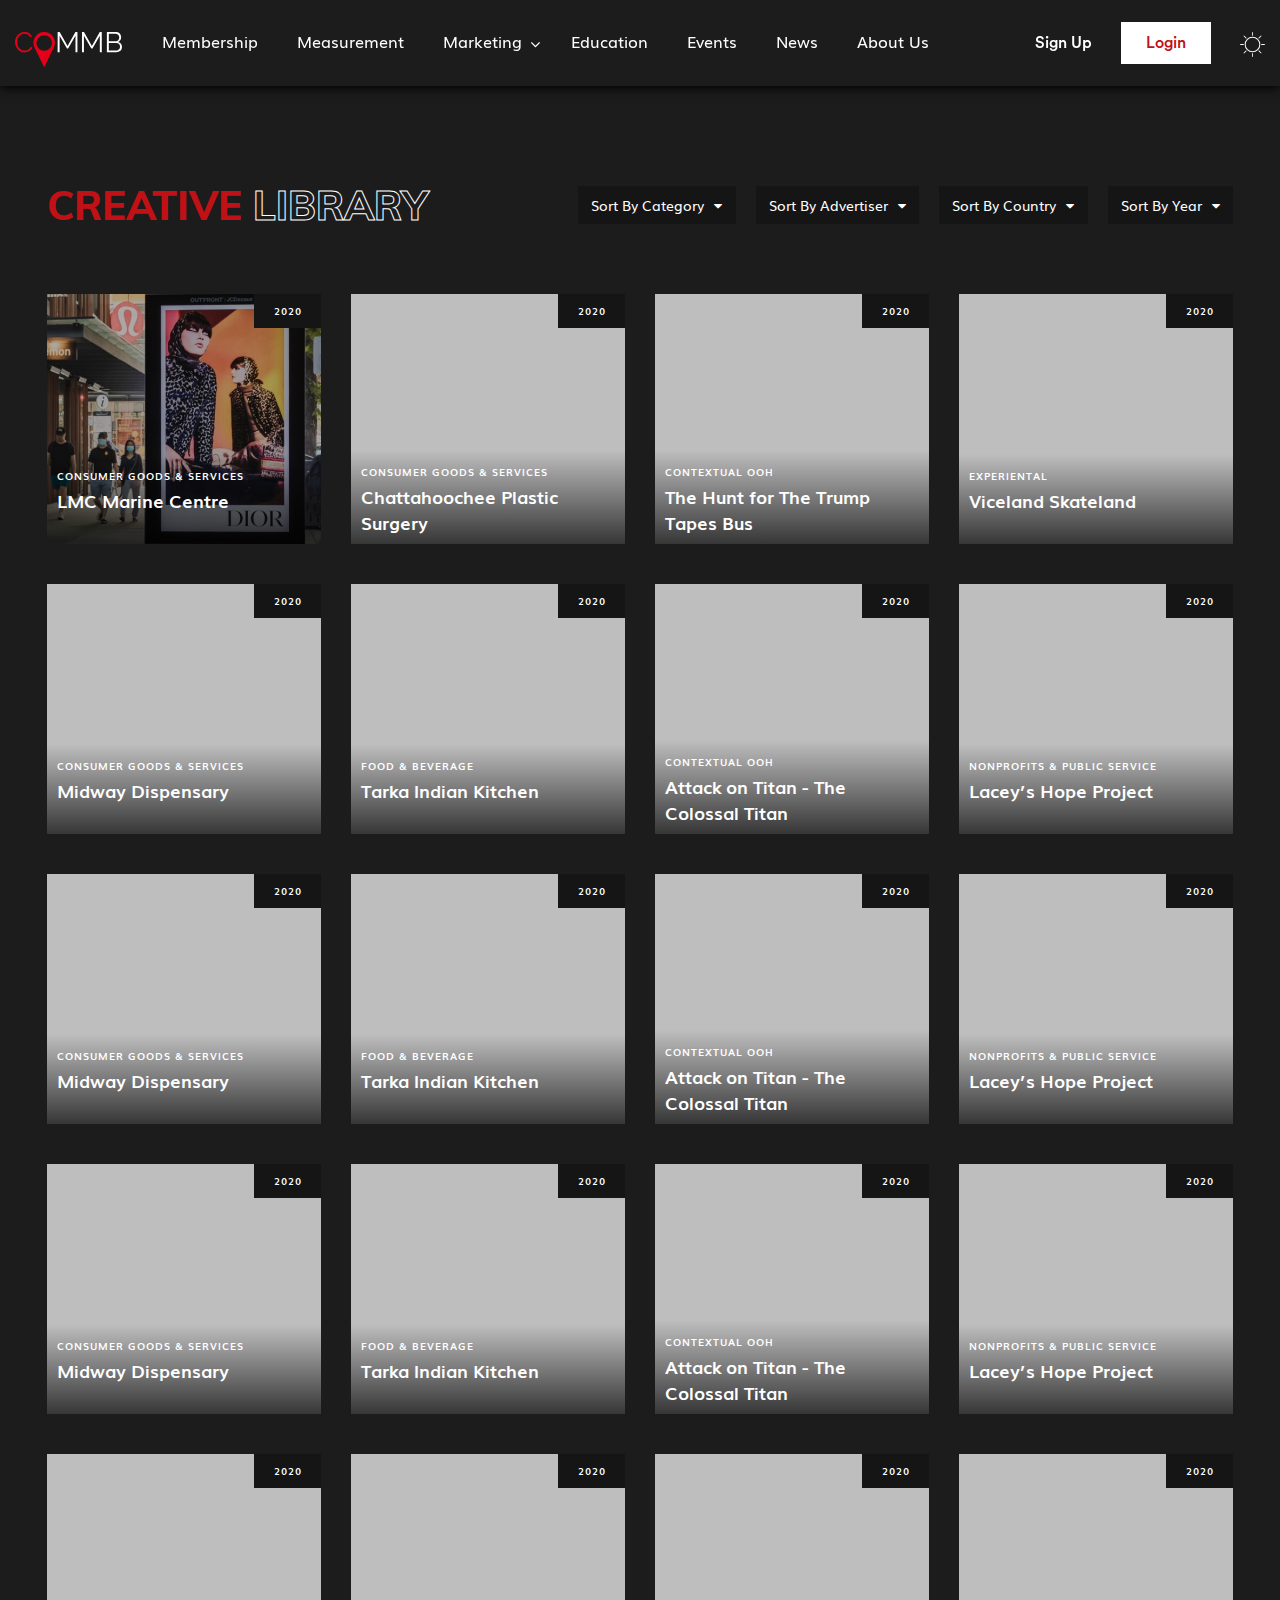
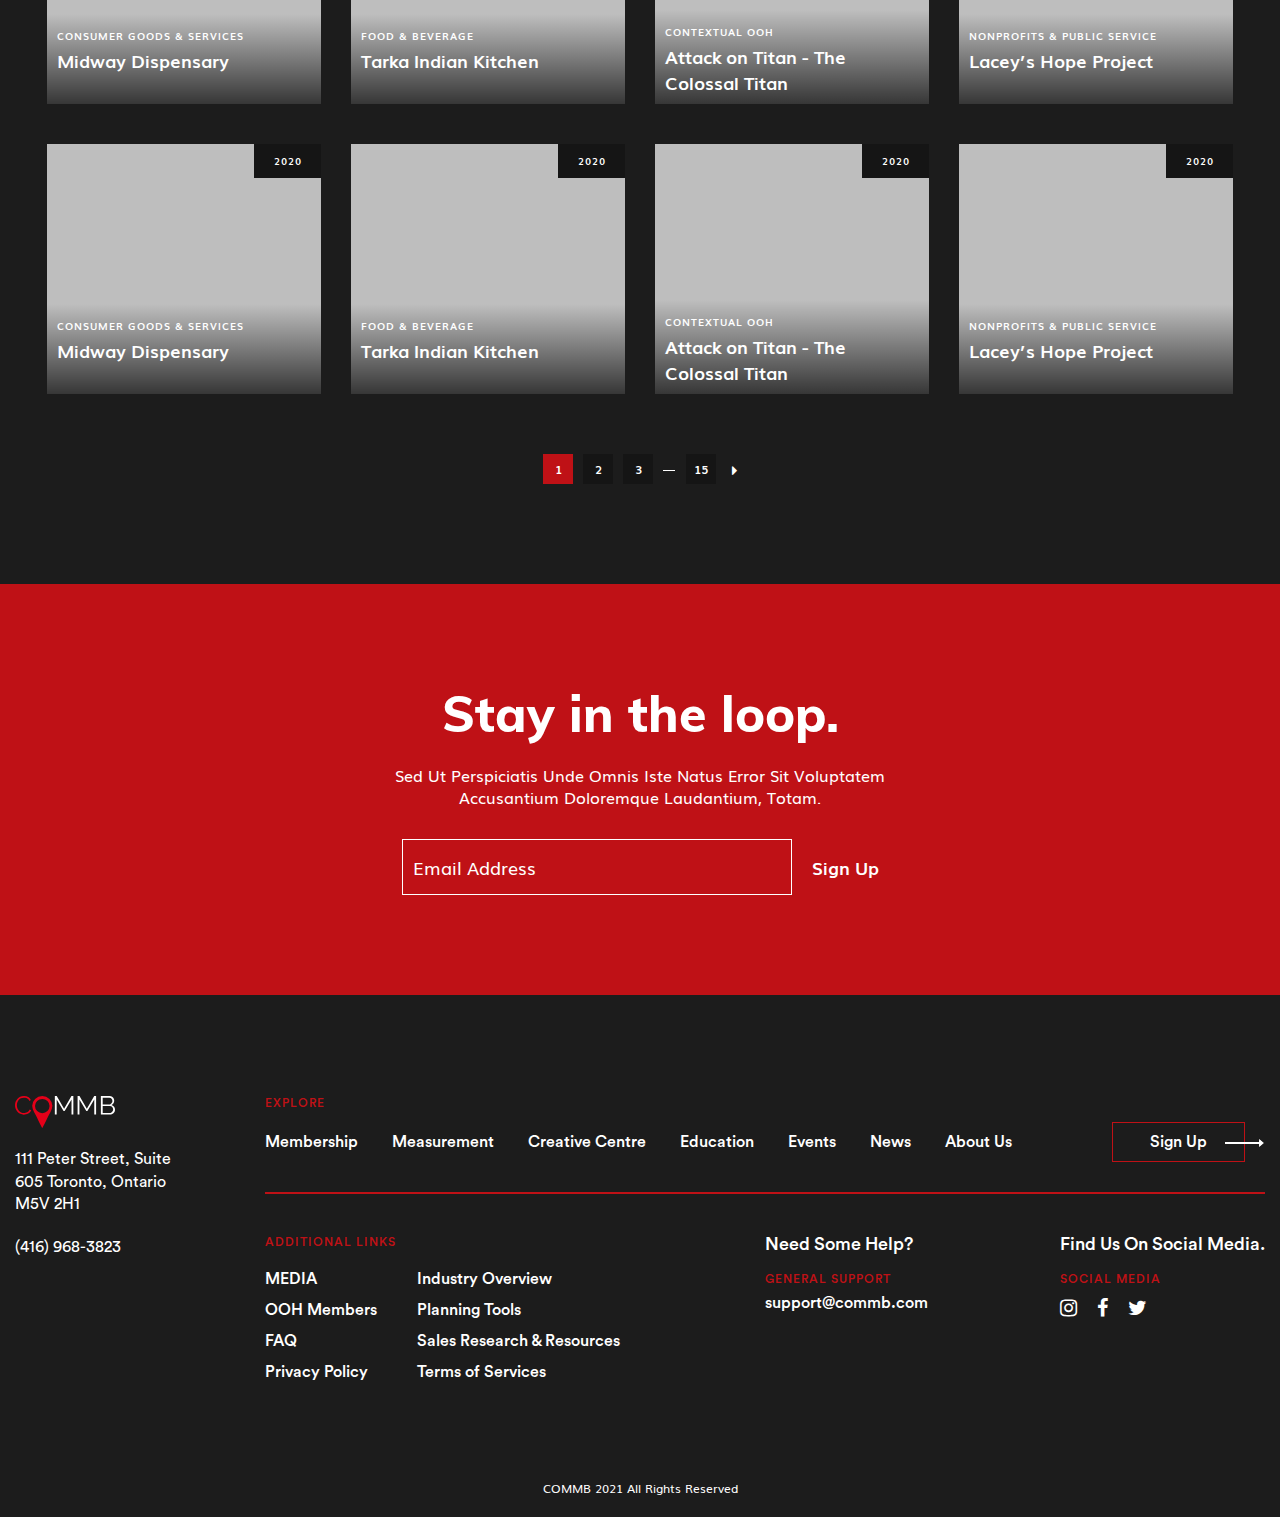
<file: creative_library.html>
<!doctype html>
<html dir="ltr" lang="en-US">
<head>
    <title>COMMB - Creative Library Page</title>

    <link type="image/x-icon" rel="shortcut icon" href="assets/image/favicon.png" />
    <!-- Required meta tags -->
    <meta charset="UTF-8" />
    <meta name="HandheldFriendly" content="true">
    <meta name="viewport" content="width=device-width, user-scalable=no" />

    <meta name="description" content="">
    <meta name="keywords" content="">
    <meta name="author" content="">

    <!-- FontAwesome -->
    <link rel="stylesheet" href="assets/css/font-awesome.min.css" type="text/css" />

    <!-- Custom CSS -->
    <link type="text/css" rel="stylesheet" href="assets/css/style.css"/>
    <link type="text/css" rel="stylesheet" href="assets/css/responsive.css"/>

</head>
<body>
    <!-- Main Wrapper Start -->

    <div class="main-wrapper creative_library_page">
        
        <!-- Header Start-->
        <div class="header-wrapper">
            <header>
                <div class="container">
                    <div class="header-block">
                        <div class="dark_light_mode in_mobile">
                            <a href="#0"><img src="assets/image/dark-light-button.svg" alt="light"></a>
                        </div>
                        <div class="logo-hold">
                            <a href="index.html">
                                <img src="assets/image/logo.svg" alt="Logo">
                            </a>
                        </div>
        
                        <div class="menu_toggle_btn">
                            <div class="humbergur">
                                <span></span>
                                <span></span>
                                <span></span>
                            </div>
                        </div>
                        <div class="main-nav-block">
                            <div class="menu-nav">
                                <div class="menu_area">
                                    <div class="menu_links">
                                        <ul>
                                            <li><a href="membership.html">Membership</a></li>
                                            <li><a href="measurement.html">Measurement</a></li>
                                            <li class="dropdown_text">
                                                <a href="#0">Marketing</a>
                                                <ul class="dropdown_menu">
                                                    <li><a href="creative_center.html">Creative Center</a></li>
                                                    <li><a href="creative_library.html">Creative Library</a></li>
                                                    <li><a href="resources.html">Sales Resources / Research</a></li>
                                                    <li><a href="casestudies.html">Case Studies</a></li>
                                                    <li><a href="obie-awards.html">OOH Awards Show</a></li>
                                                </ul>
                                            </li>
                                            <li><a href="education.html">Education</a></li>
                                            <li><a href="events.html">Events</a></li>
                                            <li><a href="news-hub.html">News</a></li>
                                            <li><a href="about.html">About Us</a></li>
                                        </ul>
                                    </div>
                                    <div class="social_block">
                                        <ul>
                                            <li><a href="https://www.instagram.com/accounts/login/" target="_blank"><i
                                                        class="fa fa-instagram" aria-hidden="true"></i></a></li>
                                            <li><a href="https://www.facebook.com/" target="_blank"><i class="fa fa-facebook"
                                                        aria-hidden="true"></i></a></li>
                                            <li><a href="https://twitter.com/i/flow/login" target="_blank"><i
                                                        class="fa fa-twitter" aria-hidden="true"></i></a></li>
                                        </ul>
                                    </div>
                                </div>
                                <div class="bottom_content">
                                    <div class="">
                                        <a href="#0" class="login_btn">
                                            <span>
                                                Login
                                            </span>
                                            <span>
                                                <svg id="right-arrow" xmlns="http://www.w3.org/2000/svg" width="30.934"
                                                    height="6.412" viewBox="0 0 30.934 6.412">
                                                    <path id="Icon_open-arrow-left" data-name="Icon open-arrow-left"
                                                        d="M2.829,0,0,2.386,2.829,4.715V2.829H29.916V1.886H2.829Z"
                                                        transform="translate(30.313 5.557) rotate(180)" fill="#fff" />
                                                    <path id="Icon_open-arrow-left_-_Outline"
                                                        data-name="Icon open-arrow-left - Outline"
                                                        d="M3.847,0V2.344H30.934V4.081H3.847V6.412L0,3.244ZM30.139,3.138H3.053V1.709L1.241,3.237,3.053,4.728V3.287H30.139Z"
                                                        transform="translate(30.934 6.412) rotate(180)" fill="#fff" />
                                                </svg>
                                            </span>
                                        </a>
                                    </div>
                                    <div class="sign_btn">
                                        <a href="#0">Sign Up</a>
                                    </div>
                                </div>
                            </div>
                        </div>
                        <div class="login_sign_up_btn">
                            <a href="#0" class="sign_up_btn">Sign Up</a>
                            <a href="#0" class="login_btn">Login</a>
        
                            <div class="dark_light_mode">
                                <a href="#0"><img src="assets/image/dark-light-button.svg" alt="light"></a>
                            </div>
                        </div>
                        <div class="overlay_bg"></div>
                    </div>
                </div>
            </header>
        </div>
        <!-- Header Close -->

        <!-- Main Content Start-->
       <div class="main_content_wrapper">


            <div class="creative_library_section">
                <div class="container">
                    <div class="creative_library_title">
                        <div class="creative_library_dropdown">
                            <div class="common_section_title">
                                <h2>creative <span> library</span></h2>
                            </div>

                            <div class="drop_down_wrapper">
                                <div class="common_drop_down">
                                    <div class="drop_down_title">
                                        <a href="#0" class="drop_down_arrow">
                                            <span>Sort By Category</span>
                                            <i class="fa fa-caret-down" aria-hidden="true"></i>
                                        </a>
                                    </div>
                                    <ul class="common_drop_down_list">
                                        <li>Sort By Category 1</li>
                                        <li>Sort By Category 2</li>
                                        <li>Sort By Category 3</li>
                                    </ul>
                                </div>
    
                                <div class="common_drop_down">
                                    <div class="drop_down_title">
                                        <a href="#0" class="drop_down_arrow">
                                            <span>Sort By Advertiser</span>
                                            <i class="fa fa-caret-down" aria-hidden="true"></i>
                                        </a>
                                    </div>
                                    <ul class="common_drop_down_list">
                                        <li>Sort By Advertiser 1</li>
                                        <li>Sort By Advertiser 2</li>
                                        <li>Sort By Advertiser 3</li>
                                    </ul>
                                </div>
    
                                <div class="common_drop_down">
                                    <div class="drop_down_title">
                                        <a href="#0" class="drop_down_arrow">
                                            <span>Sort By Country</span>
                                            <i class="fa fa-caret-down" aria-hidden="true"></i>
                                        </a>
                                    </div>
                                    <ul class="common_drop_down_list">
                                        <li>Sort By Country 1</li>
                                        <li>Sort By Country 2</li>
                                        <li>Sort By Country 3</li>
                                    </ul>
                                </div>
    
                                <div class="common_drop_down">
                                    <div class="drop_down_title">
                                        <a href="#0" class="drop_down_arrow">
                                            <span>Sort By Year</span>
                                            <i class="fa fa-caret-down" aria-hidden="true"></i>
                                        </a>
                                    </div>
                                    <ul class="common_drop_down_list">
                                        <li>Sort By Year 1</li>
                                        <li>Sort By Year 2</li>
                                        <li>Sort By Year 3</li>
                                    </ul>
                                </div>
                            </div>
                        </div>
                    </div>
                    <div class="creative_blogs">
                        <div class="creative_library_box">
                            <div class="creative_img">
                                <div class="spot_light_red">
                                    <p>2020</p>
                                </div>
                                <div class="creative_info">
                                    <p>consumer goods & services</p>
                                    <h4>LMC Marine Centre</h4>
                                </div>
                                <img src="assets/image/hero-img.jpg" alt="creative_image" class="slider_images" >
                            </div>
                        </div>
                        <div class="creative_library_box">
                            <div class="creative_img">
                                <div class="spot_light_red">
                                    <p>2020</p>
                                </div>
                                <div class="creative_info">
                                    <p>consumer goods & services</p>
                                    <h4>Chattahoochee Plastic Surgery</h4>
                                </div>
                                <img src="assets/image/img-placeholder.png" alt="creative_image" class="slider_images" >
                            </div>
                        </div>
                        <div class="creative_library_box">
                            <div class="creative_img">
                                <div class="spot_light_red">
                                    <p>2020</p>
                                </div>
                                <div class="creative_info">
                                    <p>CONTEXTUAL OOH</p>
                                    <h4>The Hunt for The Trump Tapes Bus</h4>
                                </div>
                                <img src="assets/image/img-placeholder.png" alt="creative_image" class="slider_images" >
                            </div>
                        </div>
                        <div class="creative_library_box">
                            <div class="creative_img">
                                <div class="spot_light_red">
                                    <p>2020</p>
                                </div>
                                <div class="creative_info">
                                    <p>experiental</p>
                                    <h4>Viceland Skateland</h4>
                                </div>
                                <img src="assets/image/img-placeholder.png" alt="creative_image" class="slider_images" >
                            </div>
                        </div>

                        <div class="creative_library_box">
                            <div class="creative_img">
                                <div class="spot_light_red">
                                    <p>2020</p>
                                </div>
                                <div class="creative_info">
                                    <p>consumer goods & services</p>
                                    <h4>Midway Dispensary</h4>
                                </div>
                                <img src="assets/image/img-placeholder.png" alt="creative_image" class="slider_images" >
                            </div>
                        </div>
                        <div class="creative_library_box">
                            <div class="creative_img">
                                <div class="spot_light_red">
                                    <p>2020</p>
                                </div>
                                <div class="creative_info">
                                    <p>food & beverage</p>
                                    <h4>Tarka Indian Kitchen</h4>
                                </div>
                                <img src="assets/image/img-placeholder.png" alt="creative_image" class="slider_images" >
                            </div>
                        </div>
                        <div class="creative_library_box">
                            <div class="creative_img">
                                <div class="spot_light_red">
                                    <p>2020</p>
                                </div>
                                <div class="creative_info">
                                    <p>CONTEXTUAL OOH</p>
                                    <h4>Attack on Titan - The Colossal Titan</h4>
                                </div>
                                <img src="assets/image/img-placeholder.png" alt="creative_image" class="slider_images" >
                            </div>
                        </div>
                        <div class="creative_library_box">
                            <div class="creative_img">
                                <div class="spot_light_red">
                                    <p>2020</p>
                                </div>
                                <div class="creative_info">
                                    <p>nonprofits & public service</p>
                                    <h4>Lacey’s Hope Project</h4>
                                </div>
                                <img src="assets/image/img-placeholder.png" alt="creative_image" class="slider_images" >
                            </div>
                        </div>

                        <div class="creative_library_box">
                            <div class="creative_img">
                                <div class="spot_light_red">
                                    <p>2020</p>
                                </div>
                                <div class="creative_info">
                                    <p>consumer goods & services</p>
                                    <h4>Midway Dispensary</h4>
                                </div>
                                <img src="assets/image/img-placeholder.png" alt="creative_image" class="slider_images" >
                            </div>
                        </div>
                        <div class="creative_library_box">
                            <div class="creative_img">
                                <div class="spot_light_red">
                                    <p>2020</p>
                                </div>
                                <div class="creative_info">
                                    <p>food & beverage</p>
                                    <h4>Tarka Indian Kitchen</h4>
                                </div>
                                <img src="assets/image/img-placeholder.png" alt="creative_image" class="slider_images" >
                            </div>
                        </div>
                        <div class="creative_library_box">
                            <div class="creative_img">
                                <div class="spot_light_red">
                                    <p>2020</p>
                                </div>
                                <div class="creative_info">
                                    <p>CONTEXTUAL OOH</p>
                                    <h4>Attack on Titan - The Colossal Titan</h4>
                                </div>
                                <img src="assets/image/img-placeholder.png" alt="creative_image" class="slider_images" >
                            </div>
                        </div>
                        <div class="creative_library_box">
                            <div class="creative_img">
                                <div class="spot_light_red">
                                    <p>2020</p>
                                </div>
                                <div class="creative_info">
                                    <p>nonprofits & public service</p>
                                    <h4>Lacey’s Hope Project</h4>
                                </div>
                                <img src="assets/image/img-placeholder.png" alt="creative_image" class="slider_images" >
                            </div>
                        </div>

                        <div class="creative_library_box">
                            <div class="creative_img">
                                <div class="spot_light_red">
                                    <p>2020</p>
                                </div>
                                <div class="creative_info">
                                    <p>consumer goods & services</p>
                                    <h4>Midway Dispensary</h4>
                                </div>
                                <img src="assets/image/img-placeholder.png" alt="creative_image" class="slider_images" >
                            </div>
                        </div>
                        <div class="creative_library_box">
                            <div class="creative_img">
                                <div class="spot_light_red">
                                    <p>2020</p>
                                </div>
                                <div class="creative_info">
                                    <p>food & beverage</p>
                                    <h4>Tarka Indian Kitchen</h4>
                                </div>
                                <img src="assets/image/img-placeholder.png" alt="creative_image" class="slider_images" >
                            </div>
                        </div>
                        <div class="creative_library_box">
                            <div class="creative_img">
                                <div class="spot_light_red">
                                    <p>2020</p>
                                </div>
                                <div class="creative_info">
                                    <p>CONTEXTUAL OOH</p>
                                    <h4>Attack on Titan - The Colossal Titan</h4>
                                </div>
                                <img src="assets/image/img-placeholder.png" alt="creative_image" class="slider_images" >
                            </div>
                        </div>
                        <div class="creative_library_box">
                            <div class="creative_img">
                                <div class="spot_light_red">
                                    <p>2020</p>
                                </div>
                                <div class="creative_info">
                                    <p>nonprofits & public service</p>
                                    <h4>Lacey’s Hope Project</h4>
                                </div>
                                <img src="assets/image/img-placeholder.png" alt="creative_image" class="slider_images" >
                            </div>
                        </div>

                        <div class="creative_library_box">
                            <div class="creative_img">
                                <div class="spot_light_red">
                                    <p>2020</p>
                                </div>
                                <div class="creative_info">
                                    <p>consumer goods & services</p>
                                    <h4>Midway Dispensary</h4>
                                </div>
                                <img src="assets/image/img-placeholder.png" alt="creative_image" class="slider_images" >
                            </div>
                        </div>
                        <div class="creative_library_box">
                            <div class="creative_img">
                                <div class="spot_light_red">
                                    <p>2020</p>
                                </div>
                                <div class="creative_info">
                                    <p>food & beverage</p>
                                    <h4>Tarka Indian Kitchen</h4>
                                </div>
                                <img src="assets/image/img-placeholder.png" alt="creative_image" class="slider_images" >
                            </div>
                        </div>
                        <div class="creative_library_box">
                            <div class="creative_img">
                                <div class="spot_light_red">
                                    <p>2020</p>
                                </div>
                                <div class="creative_info">
                                    <p>CONTEXTUAL OOH</p>
                                    <h4>Attack on Titan - The Colossal Titan</h4>
                                </div>
                                <img src="assets/image/img-placeholder.png" alt="creative_image" class="slider_images" >
                            </div>
                        </div>
                        <div class="creative_library_box">
                            <div class="creative_img">
                                <div class="spot_light_red">
                                    <p>2020</p>
                                </div>
                                <div class="creative_info">
                                    <p>nonprofits & public service</p>
                                    <h4>Lacey’s Hope Project</h4>
                                </div>
                                <img src="assets/image/img-placeholder.png" alt="creative_image" class="slider_images" >
                            </div>
                        </div>

                        <div class="creative_library_box">
                            <div class="creative_img">
                                <div class="spot_light_red">
                                    <p>2020</p>
                                </div>
                                <div class="creative_info">
                                    <p>consumer goods & services</p>
                                    <h4>Midway Dispensary</h4>
                                </div>
                                <img src="assets/image/img-placeholder.png" alt="creative_image" class="slider_images" >
                            </div>
                        </div>
                        <div class="creative_library_box">
                            <div class="creative_img">
                                <div class="spot_light_red">
                                    <p>2020</p>
                                </div>
                                <div class="creative_info">
                                    <p>food & beverage</p>
                                    <h4>Tarka Indian Kitchen</h4>
                                </div>
                                <img src="assets/image/img-placeholder.png" alt="creative_image" class="slider_images" >
                            </div>
                        </div>
                        <div class="creative_library_box">
                            <div class="creative_img">
                                <div class="spot_light_red">
                                    <p>2020</p>
                                </div>
                                <div class="creative_info">
                                    <p>CONTEXTUAL OOH</p>
                                    <h4>Attack on Titan - The Colossal Titan</h4>
                                </div>
                                <img src="assets/image/img-placeholder.png" alt="creative_image" class="slider_images" >
                            </div>
                        </div>
                        <div class="creative_library_box">
                            <div class="creative_img">
                                <div class="spot_light_red">
                                    <p>2020</p>
                                </div>
                                <div class="creative_info">
                                    <p>nonprofits & public service</p>
                                    <h4>Lacey’s Hope Project</h4>
                                </div>
                                <img src="assets/image/img-placeholder.png" alt="creative_image" class="slider_images" >
                            </div>
                        </div>


                        
                    </div>

                    <div class="obie_awards_pagination_wrap">
                        <div class="common_pagination_wrap">
                            <ul class="common_pagination">
                                <li>
                                    <button type="button" class="active">1</button>
                                </li>
                                <li>
                                    <button type="button">2</button>
                                </li>
                                <li>
                                    <button type="button">3</button>
                                </li>
                                <li>
                                    <button type="button">15</button>
                                </li>
                            </ul>
                            <a href="#0" class="pagination_next">
                                <i class="fa fa-caret-right" aria-hidden="true"></i>
                            </a>
                        </div>
                    </div>
                </div>
            </div>

            <!-- Common Stay Section Start-->
            <div class="common_stay_in_section">
                <div class="container">
                    <div class="stay_in_content_block">
                        <h3>Stay in the loop.</h3>
                        <p>Sed Ut Perspiciatis Unde Omnis Iste Natus Error Sit Voluptatem Accusantium Doloremque Laudantium, Totam.</p>

                        <div class="stay_in_input_box">
                            <div class="input_filed">
                                <input type="text" placeholder="Email Address">
                            </div>
                            <button type="button" class="stay_signup_btn">Sign Up</button>
                        </div>
                    </div>
                </div>
            </div>
            <!-- Common Stay Section End -->

       </div>
        <!-- Main Content Close -->

        <!-- Footer Start -->
        <div class="footer_wrapper">
            <div class="container">
                <div class="footer_block">
                    <div class="footer_col_1">
                        <div class="footer_left_content">
                            <div class="footer_logo">
                                <a href="index.html">
                                    <img src="assets/image/logo.svg" alt="Logo">
                                </a>
                            </div>
                            <div class="footer_address">
                                <p>111 Peter Street, Suite 605 Toronto, Ontario<br> M5V 2H1</p>
                            </div>
                            <div class="footer_phone">
                                <a href="tel:4169683823">(416) 968-3823</a>
                            </div>
                        </div>
                    </div>
                    <div class="footer_col_2">
                        <div class="footer_right_content">
                            <div class="commn_footer_label">
                                <p>EXPLORE</p>
                            </div>
                            <div class="footer_explore_menu">
                                 <ul>
                                     <li><a href="measurement.html">Membership</a></li>
                                     <li><a href="measurement.html">Measurement</a></li>
                                     <li><a href="creative_center.html">Creative Centre</a></li>
                                     <li><a href="education.html">Education</a></li>
                                     <li><a href="events.html">Events</a></li>
                                     <li><a href="news-hub.html">News</a></li>
                                     <li><a href="about.html">About Us</a></li>
                                 </ul>
                                 <div class="common_section_btn">
                                     <a href="#0" class="common_btn">
                                         Sign Up
                                         <svg id="right-arrow" xmlns="http://www.w3.org/2000/svg" width="38.938" height="8.071" viewBox="0 0 38.938 8.071">
                                             <path  data-name="Icon open-arrow-left" d="M3.561,0,0,3,3.561,5.935V3.561h34.1V2.374H3.561Z" transform="translate(38.156 6.995) rotate(180)" fill="#fff"/>
                                             <path  data-name="Icon open-arrow-left - Outline" d="M4.842,0V2.95h34.1V5.137H4.842V8.071L0,4.084Zm33.1,3.95H3.842v-1.8L1.562,4.074l2.28,1.877V4.137h34.1Z" transform="translate(38.938 8.071) rotate(180)" fill="#fff"/>
                                         </svg>
                                     </a>
                                 </div>
                            </div>
 
                            <div class="need_some_help_block">
                                <div class="additional_links">
                                 <span class="commn_footer_label">
                                     <p>Additional Links</p>
                                 </span>
                                 <div class="additional_block">
                                     <ul>
                                          <li><a href="#0">MEDIA</a></li>
                                          <li><a href="#0">OOH Members</a></li>
                                          <li><a href="#0">FAQ</a></li>
                                          <li><a href="#0">Privacy Policy</a></li>
                                     </ul>
                                      <ul>
                                          <li><a href="#0">Industry Overview</a></li>
                                          <li><a href="#0">Planning Tools</a></li>
                                          <li><a href="#0">Sales Research & Resources</a></li>
                                          <li><a href="#0">Terms of Services</a></li>
                                      </ul>
                                 </div>
                                </div>
                                <div class="additional_last_block">
                                    <div class="need_some_col">
                                        <div class="need_some_content">
                                            <h3 class="need_common_title">Need Some Help?</h3>
                                            <div class="commn_footer_label">
                                                 <p>general support</p>
                                             </div>
                                             <div class="supprt_email">
                                                 <a href="mailto:support@commb.com">support@commb.com</a>
                                             </div>
                                        </div>
                                    </div>
                                    <div class="find_us_col">
                                        <div class="find_us_content">
                                             <h3 class="need_common_title">Find Us On Social Media.</h3>
                                             <div class="commn_footer_label">
                                                 <p>social media</p>
                                             </div>
                                             <ul>
                                                 <li><a href="https://www.instagram.com/accounts/login/" target="_blank"><i class="fa fa-instagram" aria-hidden="true"></i></a></li>
                                                 <li><a href="https://www.facebook.com/" target="_blank"><i class="fa fa-facebook" aria-hidden="true"></i></a></li>
                                                 <li><a href="https://twitter.com/i/flow/login" target="_blank"><i class="fa fa-twitter" aria-hidden="true"></i></a></li>
                                             </ul>
                                        </div>
                                    </div>
                                </div>
                            </div>
                        </div>
                    </div>
                </div>
                <div class="copyright_block">
                    <p>COMMB 2021 All Rights Reserved</p>
                </div>
            </div>
        </div>
         <!-- Footer Close -->
    </div>
    <!-- Main Wrapper Close -->
    
   <!-- Modal -->
   <div class="bod_modal_section obie_modal_details">
        <div class="my_modal">
            <div class="bod_modal">
                <div class="modal-content">
                    <div class="modal_close_btn">
                        <span>
                            <svg xmlns="http://www.w3.org/2000/svg" width="17.688" height="17.688" viewBox="0 0 17.688 17.688">
                                <path id="close-icon" d="M25.188,9.281,23.407,7.5l-7.063,7.063L9.281,7.5,7.5,9.281l7.063,7.063L7.5,23.407l1.781,1.781,7.063-7.063,7.063,7.063,1.781-1.781-7.063-7.063Z" transform="translate(-7.5 -7.5)" fill="#fff"/>
                            </svg>                              
                        </span>
                    </div>
                    <div class="modal_body">
                        <div class="obie_modal_image_block">
                            <div class="contry_detals_wrap">
                                <div class="contry_detals">
                                    <h3>Arterra Wines Canada</h3>
                                    <p>Advertiser: Arterra Wines Canada</p>
                                </div>
                                <div class="contry_years">
                                    <span>2020</span>
                                </div>
                            </div>
                            <div class="modal_winner_wrap">
                                <img src="assets/image/obie_awards_modal/oa_modal.png" alt="modal">
                                <div class="oa_blog_winner">
                                    <svg xmlns="http://www.w3.org/2000/svg" width="14.354" height="15.77" viewBox="0 0 14.354 15.77">
                                        <path id="Icon_awesome-canadian-maple-leaf" data-name="Icon awesome-canadian-maple-leaf" d="M12.73,10.833c.077-.077,3.24-2.846,3.24-2.846l-.539-.231c-.308-.151-.228-.354-.154-.536.074-.234.619-2.073.619-2.073s-1.469.308-1.777.385c-.231.074-.308-.077-.385-.231s-.462-1-.462-1-1.62,1.845-1.7,1.919c-.308.231-.619,0-.542-.308,0-.308.85-3.992.85-3.992s-.927.536-1.235.69c-.231.154-.388.154-.542-.154C9.949,2.227,8.791,0,8.791,0S7.636,2.227,7.482,2.458c-.154.308-.308.308-.542.154-.308-.154-1.235-.69-1.235-.69s.85,3.684.85,3.992c.077.308-.231.539-.542.308-.077-.077-1.7-1.919-1.7-1.919s-.385.841-.462.995-.154.3-.385.231c-.311-.077-1.777-.385-1.777-.385s.542,1.839.619,2.073c.074.185.154.385-.154.536l-.539.234s3.16,2.769,3.24,2.846c.157.154.308.231.157.693S4.7,12.607,4.7,12.607s2.932-.619,3.243-.7c.268-.028.564.077.564.385s-.179,3.474-.179,3.474h.924s-.179-3.163-.179-3.474.293-.413.567-.385c.308.077,3.24.7,3.24.7s-.154-.619-.308-1.081,0-.539.154-.693Z" transform="translate(-1.617)" fill="#fff"></path>
                                    </svg>                                              
                                    <p class="oa_blog_winner_text">canadian winner&nbsp;&nbsp;|&nbsp;&nbsp;2020</p>
                                </div>
                            </div>
                        </div>
                        <div class="obie_modal_content">
                            <div class="modal_source_wrap">
                                <div class="modal_source_info">
                                    <p>SOURCE:</p>
                                </div>
                                <div class="modal_obie_awards_details">
                                    <p>OBIE Awards</p>
                                </div>
                            </div>
                            <div class="modal_source_wrap">
                                <div class="modal_source_info">
                                    <p>Product Category:</p>
                                </div>
                                <div class="modal_obie_awards_details">
                                    <p>Food & Beverage, International</p>
                                </div>
                            </div>
                            <div class="modal_source_wrap">
                                <div class="modal_source_info">
                                    <p>creative award:</p>
                                </div>
                                <div class="modal_obie_awards_details">
                                    <span class="modal_dots bronze_color"> </span>
                                    <p>Bronze</p>
                                </div>
                            </div>
                            <div class="modal_source_wrap">
                                <div class="modal_source_info">
                                    <p>Country:</p>
                                </div>
                                <div class="modal_obie_awards_details">
                                    <p>United States</p>
                                </div>
                            </div>
                        </div>
                    </div>
                </div>
            </div>
        </div>
    </div>

    <!-- Optional JavaScript -->
    <!-- jQuery first, then Popper.js, then Bootstrap JS -->
    <script src="assets/js/jquery3.5.1.min.js"></script>
    <script src="assets/js/custom.js"></script>

</body>
</html>
</file>
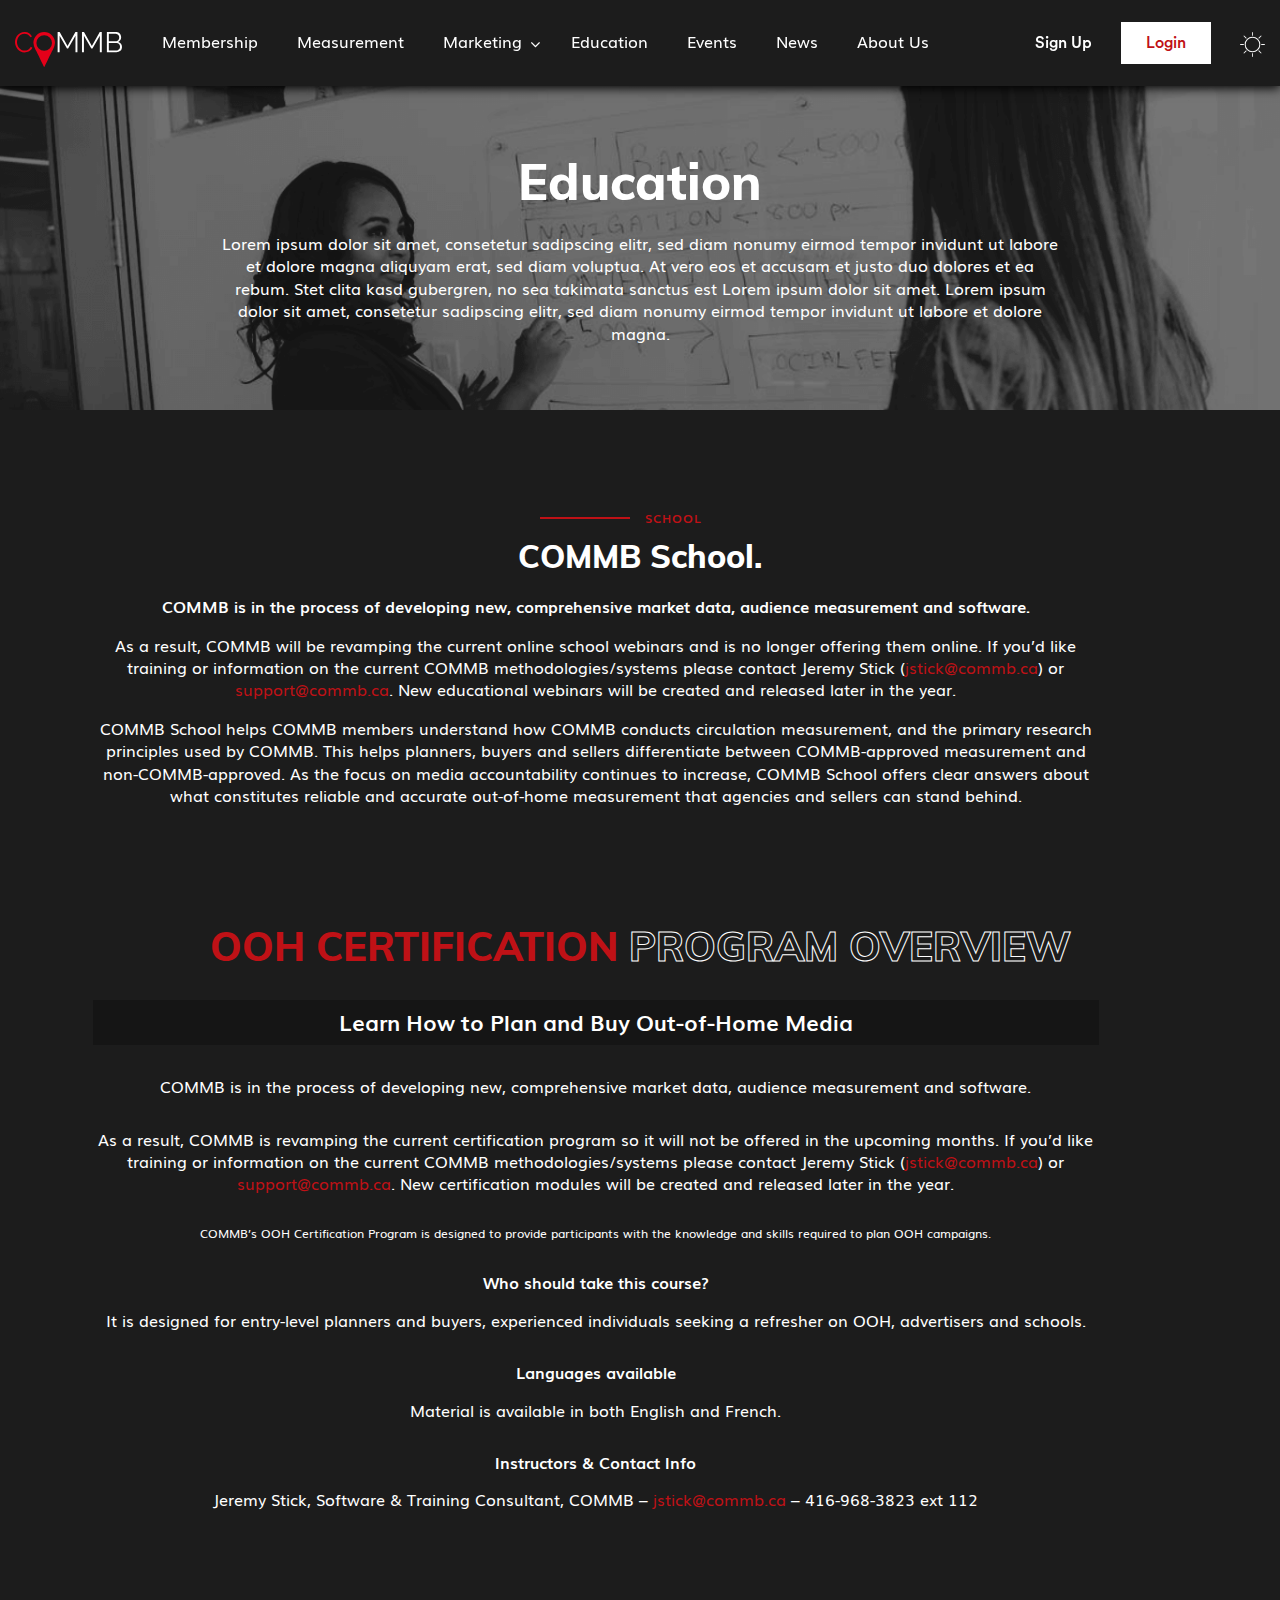
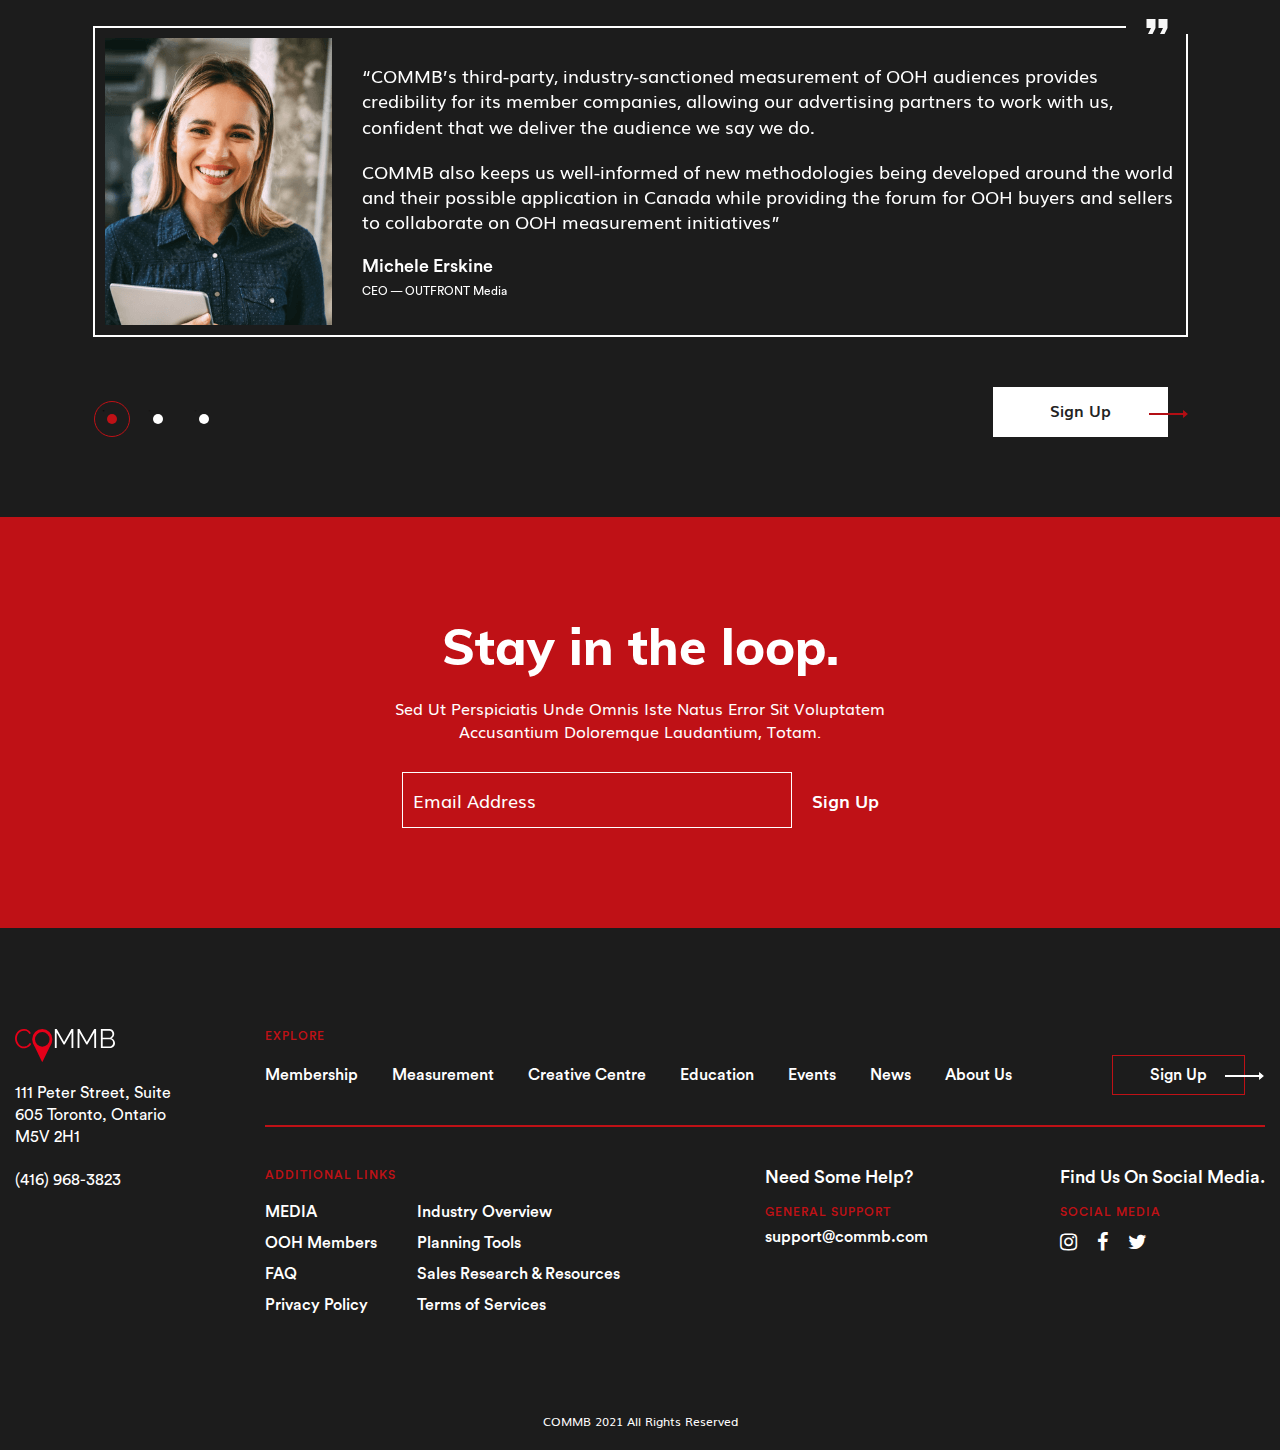
<file: education.html>
<!doctype html>
<html dir="ltr" lang="en-US">
<head>
    <title>COMMB - Education Page</title>
    <link type="image/x-icon" rel="shortcut icon" href="assets/image/favicon.png" />
    <!-- Required meta tags -->
    <meta charset="UTF-8" />
    <meta name="HandheldFriendly" content="true">
    <meta name="viewport" content="width=device-width, user-scalable=no" />

    <meta name="description" content="">
    <meta name="keywords" content="">
    <meta name="author" content="">

    <!-- Slick CSS -->
    <link rel="stylesheet" href="assets/css/slick.css">
    <link rel="stylesheet" href="assets/css/slick-theme.css">

    <!-- FontAwesome -->
    <link rel="stylesheet" href="assets/css/font-awesome.min.css" type="text/css" />

    <!-- Custom CSS -->
    <link type="text/css" rel="stylesheet" href="assets/css/style.css"/>
    <link type="text/css" rel="stylesheet" href="assets/css/responsive.css"/>


</head>
<body>
    <!-- Main Wrapper Start -->
    <div class="main-wrapper">

        <!-- Header Start-->
        <div class="header-wrapper">
            <header>
                <div class="container">
                    <div class="header-block">
                        <div class="dark_light_mode in_mobile">
                            <a href="#0"><img src="assets/image/dark-light-button.svg" alt="light"></a>
                        </div>
                        <div class="logo-hold">
                            <a href="index.html">
                                <img src="assets/image/logo.svg" alt="Logo">
                            </a>
                        </div>
        
                        <div class="menu_toggle_btn">
                            <div class="humbergur">
                                <span></span>
                                <span></span>
                                <span></span>
                            </div>
                        </div>
                        <div class="main-nav-block">
                            <div class="menu-nav">
                                <div class="menu_area">
                                    <div class="menu_links">
                                        <ul>
                                            <li><a href="membership.html">Membership</a></li>
                                            <li><a href="measurement.html">Measurement</a></li>
                                            <li class="dropdown_text">
                                                <a href="#0">Marketing</a>
                                                <ul class="dropdown_menu">
                                                    <li><a href="creative_center.html">Creative Center</a></li>
                                                    <li><a href="creative_library.html">Creative Library</a></li>
                                                    <li><a href="resources.html">Sales Resources / Research</a></li>
                                                    <li><a href="casestudies.html">Case Studies</a></li>
                                                    <li><a href="obie-awards.html">OOH Awards Show</a></li>
                                                </ul>
                                            </li>
                                            <li><a href="education.html">Education</a></li>
                                            <li><a href="events.html">Events</a></li>
                                            <li><a href="news-hub.html">News</a></li>
                                            <li><a href="about.html">About Us</a></li>
                                        </ul>
                                    </div>
                                    <div class="social_block">
                                        <ul>
                                            <li><a href="https://www.instagram.com/accounts/login/" target="_blank"><i
                                                        class="fa fa-instagram" aria-hidden="true"></i></a></li>
                                            <li><a href="https://www.facebook.com/" target="_blank"><i class="fa fa-facebook"
                                                        aria-hidden="true"></i></a></li>
                                            <li><a href="https://twitter.com/i/flow/login" target="_blank"><i
                                                        class="fa fa-twitter" aria-hidden="true"></i></a></li>
                                        </ul>
                                    </div>
                                </div>
                                <div class="bottom_content">
                                    <div class="">
                                        <a href="#0" class="login_btn">
                                            <span>
                                                Login
                                            </span>
                                            <span>
                                                <svg id="right-arrow" xmlns="http://www.w3.org/2000/svg" width="30.934"
                                                    height="6.412" viewBox="0 0 30.934 6.412">
                                                    <path id="Icon_open-arrow-left" data-name="Icon open-arrow-left"
                                                        d="M2.829,0,0,2.386,2.829,4.715V2.829H29.916V1.886H2.829Z"
                                                        transform="translate(30.313 5.557) rotate(180)" fill="#fff" />
                                                    <path id="Icon_open-arrow-left_-_Outline"
                                                        data-name="Icon open-arrow-left - Outline"
                                                        d="M3.847,0V2.344H30.934V4.081H3.847V6.412L0,3.244ZM30.139,3.138H3.053V1.709L1.241,3.237,3.053,4.728V3.287H30.139Z"
                                                        transform="translate(30.934 6.412) rotate(180)" fill="#fff" />
                                                </svg>
                                            </span>
                                        </a>
                                    </div>
                                    <div class="sign_btn">
                                        <a href="#0">Sign Up</a>
                                    </div>
                                </div>
                            </div>
                        </div>
                        <div class="login_sign_up_btn">
                            <a href="#0" class="sign_up_btn">Sign Up</a>
                            <a href="#0" class="login_btn">Login</a>
        
                            <div class="dark_light_mode">
                                <a href="#0"><img src="assets/image/dark-light-button.svg" alt="light"></a>
                            </div>
                        </div>
                        <div class="overlay_bg"></div>
                    </div>
                </div>
            </header>
        </div>
        <!-- Header Close -->

        <!-- Main Content Start-->
       <div class="main_content_wrapper  education_page">

            <!-- Common Banner Section Start -->
            <div class="common_banner_section">
                <div class="container">
                    <div class="banner_center_section">
                        <h1>Education</h1>
                        <div class="banner_info">
                            <p>Lorem ipsum dolor sit amet, consetetur sadipscing elitr, sed diam nonumy eirmod tempor invidunt ut labore et dolore magna aliquyam erat, sed diam voluptua. At vero eos et accusam et justo duo dolores et ea rebum. Stet clita kasd gubergren, no sea takimata sanctus est Lorem ipsum dolor sit amet. Lorem ipsum dolor sit amet, consetetur sadipscing elitr, sed diam nonumy eirmod tempor invidunt ut labore et dolore magna.</p>
                        </div>
                    </div>
                </div>
            </div>
            <!-- Common Banner Section End -->


           

            <!-- School Section Start -->
            <div class="school_section">
                <div class="container">
                    <div class="school_block">
                        <div class="commn_title_label">
                            <p>SCHOOL</p>
                        </div>
                        <div class="common_inner_title">
                            <h3>COMMB School.</h3>
                        </div>
                        <div class="school_content">
                            <p class="font-bold">COMMB is in the process of developing new, comprehensive market data, audience measurement and software.</p>
                            <p>As a result, COMMB will be revamping the current online school webinars and is no longer offering them online. If you’d like training or information on the current COMMB methodologies/systems please contact Jeremy Stick (<a href="mailto:jstick@commb.ca">jstick@commb.ca</a>) or <a href="mailto:support@commb.ca">support@commb.ca</a>. New educational webinars will be created and released later in the year.</p>
                            <p>COMMB School helps COMMB members understand how COMMB conducts circulation measurement, and the primary research principles used by COMMB. This helps planners, buyers and sellers differentiate between COMMB-approved measurement and non-COMMB-approved. As the focus on media accountability continues to increase, COMMB School offers clear answers about what constitutes reliable and accurate out-of-home measurement that agencies and sellers can stand behind.</p>

                        </div>
                    </div>
                </div>
               
            </div>
            <!-- School Section End -->

            <!-- OOH Section Start -->
            <div class="ooh_certificate_section">
                <div class="container">
                    <div class="ooh_certificate_inner">
                        <div class="ooh_section_title">
                            <div class="common_section_title">
                                <h2>OOH Certification <span>Program Overview</span></h2>
                            </div>    
                        </div>
                        <div class="ooh_section_content">
                            <p class="learn-text">Learn How to Plan and Buy Out-of-Home Media</p>
                            <div class="process_developing">
                                <p>COMMB is in the process of developing new, comprehensive market data, audience measurement and software.</p>
                                <p>As a result, COMMB is revamping the current certification program so it will not be offered in the upcoming months. If you’d like training or information on the current COMMB methodologies/systems please contact Jeremy Stick (<a href="mailto:jstick@commb.ca">jstick@commb.ca</a>) or <a href="mailto:support@commb.ca">support@commb.ca</a>. New certification modules will be created and released later in the year.</p>
                            </div>
                            <p class="program-design">COMMB’s OOH Certification Program is designed to provide participants with the knowledge and skills required to plan OOH campaigns.</p>
                            <div class="why_should_cnt">
                                <p>Who should take this course?</p>
                                <p>It is designed for entry-level planners and buyers, experienced individuals seeking a refresher on OOH, advertisers and schools.</p>
                            </div>
                            <div class="language_cnt">
                                <p>Languages available</p>
                                <p>Material is available in both English and French.</p>
                            </div>
                            <div class="instructors_cnt">
                                <p>Instructors & Contact Info</p>
                                <p>Jeremy Stick, Software & Training Consultant, COMMB – <a href="mailto:jstick@commb.ca">jstick@commb.ca</a> – <a href="tel:4169683823" class="tel">416-968-3823</a> ext 112</p>
                            </div>

                        </div>
                    </div>
                </div>
            </div>
            <!-- OOH Section Start -->


           

            <!-- Testimonial Slider Start -->
            <div class="testimonial_section">
                <div class="container">
                    <div class="testnominal_slider">
                        <div class="testimonial_slide">
                            <div class="quote_img">
                                <img src="assets/image/quote-icon.svg" alt="quote">
                            </div>
                            <div class="test_slide_inner">
                                <div class="t_slide_image">
                                    <img src="assets/image/education/testimonial-1.png" alt="slider">
                                </div>
                                <div class="t_slide_info">
                                    <div class="t_slide_info_inner">
                                        <p>“COMMB’s third-party, industry-sanctioned measurement of OOH audiences provides credibility for its member
                                            companies,
                                            allowing our advertising partners to work with us, confident that we deliver the audience we say we do.</p>
                                        <p>COMMB also keeps us well-informed of new methodologies being developed around the world and their possible
                                            application
                                            in Canada while providing the forum for OOH buyers and sellers to collaborate on OOH measurement initiatives”
                                        </p>
                                        <div class="nominate"> <span>Michele Erskine</span></div>
                                        <div class="nominate"><span>CEO — OUTFRONT Media</span></div>

                                    </div>
                                    
                                </div>
                            </div>
                        </div>
                        <div class="testimonial_slide">
                            <div class="quote_img">
                                <img src="assets/image/quote-icon.svg" alt="quote">
                            </div>
                            <div class="test_slide_inner">
                                <div class="t_slide_image">
                                    <img src="assets/image/education/testimonial-1.png" alt="slider">
                                </div>
                                <div class="t_slide_info">
                                    <div class="t_slide_info_inner">
                                        <p>“COMMB’s third-party, industry-sanctioned measurement of OOH audiences provides credibility for its
                                            member
                                            companies,
                                            allowing our advertising partners to work with us, confident that we deliver the audience we say we
                                            do.</p>
                                        <p>COMMB also keeps us well-informed of new methodologies being developed around the world and their
                                            possible
                                            application
                                            in Canada while providing the forum for OOH buyers and sellers to collaborate on OOH measurement
                                            initiatives”
                                        </p>
                                        <div class="nominate"> <span>Michele Erskine</span></div>
                                        <div class="nominate"><span>CEO — OUTFRONT Media</span></div>
                        
                                    </div>
                        
                                </div>
                            </div>
                        </div>
                        <div class="testimonial_slide">
                            <div class="quote_img">
                                <img src="assets/image/quote-icon.svg" alt="quote">
                            </div>
                            <div class="test_slide_inner">
                                <div class="t_slide_image">
                                    <img src="assets/image/education/testimonial-1.png" alt="slider">
                                </div>
                                <div class="t_slide_info">
                                    <div class="t_slide_info_inner">
                                        <p>“COMMB’s third-party, industry-sanctioned measurement of OOH audiences provides credibility for its
                                            member
                                            companies,
                                            allowing our advertising partners to work with us, confident that we deliver the audience we say we
                                            do.</p>
                                        <p>COMMB also keeps us well-informed of new methodologies being developed around the world and their
                                            possible
                                            application
                                            in Canada while providing the forum for OOH buyers and sellers to collaborate on OOH measurement
                                            initiatives”
                                        </p>
                                        <div class="nominate"> <span>Michele Erskine</span></div>
                                        <div class="nominate"><span>CEO — OUTFRONT Media</span></div>
                        
                                    </div>
                        
                                </div>
                            </div>
                        
                        
                        </div>
                    </div>
                    <div class="test_sliderbtn">
                        <div class="common_section_btn">
                            <a href="#0" class="common_btn">
                                Sign Up
                                <svg xmlns="http://www.w3.org/2000/svg" width="38.938" height="8.071" viewBox="0 0 38.938 8.071">
                                    <g id="right-arrow" transform="translate(-1192.844 -692.433)">
                                        <path id="Icon_open-arrow-left" data-name="Icon open-arrow-left"
                                            d="M3.561,0,0,3,3.561,5.935V3.561h34.1V2.374H3.561Z" transform="translate(1231 699.427) rotate(180)"
                                            fill="#232323" />
                                        <path id="Icon_open-arrow-left_-_Outline" data-name="Icon open-arrow-left - Outline"
                                            d="M4.061-1.076v2.95h34.1V4.061H4.061V6.995L-.781,3.008Zm33.1,3.95H3.061v-1.8L.781,3l2.28,1.877V3.061h34.1Z"
                                            transform="translate(1231 699.427) rotate(180)" fill="#232323" />
                                    </g>
                                </svg>

                            </a>
                        </div>
                    </div>
                </div>
            </div>
            <!-- Testimonial Slider End -->

        
            <!-- common Stay Section Start -->
            <div class="common_stay_in_section">
                <div class="container">
                    <div class="stay_in_content_block">
                        <h3>Stay in the loop.</h3>
                        <p>Sed Ut Perspiciatis Unde Omnis Iste Natus Error Sit Voluptatem Accusantium Doloremque Laudantium, Totam.
                        </p>
            
                        <div class="stay_in_input_box">
                            <div class="input_filed">
                                <input type="text" placeholder="Email Address">
                            </div>
                            <button type="button" class="stay_signup_btn">Sign Up</button>
                        </div>
                    </div>
                </div>
            </div>
            <!-- common Stay Section End -->

       </div>
        <!-- Main Content Close -->

        <!-- Footer Start -->
        <div class="footer_wrapper">
            <div class="container">
                <div class="footer_block">
                    <div class="footer_col_1">
                        <div class="footer_left_content">
                            <div class="footer_logo">
                                <a href="index.html">
                                    <img src="assets/image/logo.svg" alt="Logo">
                                </a>
                            </div>
                            <div class="footer_address">
                                <p>111 Peter Street, Suite 605 Toronto, Ontario<br> M5V 2H1</p>
                            </div>
                            <div class="footer_phone">
                                <a href="tel:4169683823">(416) 968-3823</a>
                            </div>
                        </div>
                    </div>
                    <div class="footer_col_2">
                        <div class="footer_right_content">
                            <div class="commn_footer_label">
                                <p>EXPLORE</p>
                            </div>
                            <div class="footer_explore_menu">
                                 <ul>
                                     <li><a href="measurement.html">Membership</a></li>
                                     <li><a href="measurement.html">Measurement</a></li>
                                     <li><a href="creative_center.html">Creative Centre</a></li>
                                     <li><a href="education.html">Education</a></li>
                                     <li><a href="events.html">Events</a></li>
                                     <li><a href="news-hub.html">News</a></li>
                                     <li><a href="about.html">About Us</a></li>
                                 </ul>
                                 <div class="common_section_btn">
                                     <a href="#0" class="common_btn">
                                         Sign Up
                                         <svg id="right-arrow" xmlns="http://www.w3.org/2000/svg" width="38.938" height="8.071" viewBox="0 0 38.938 8.071">
                                             <path  data-name="Icon open-arrow-left" d="M3.561,0,0,3,3.561,5.935V3.561h34.1V2.374H3.561Z" transform="translate(38.156 6.995) rotate(180)" fill="#fff"/>
                                             <path  data-name="Icon open-arrow-left - Outline" d="M4.842,0V2.95h34.1V5.137H4.842V8.071L0,4.084Zm33.1,3.95H3.842v-1.8L1.562,4.074l2.28,1.877V4.137h34.1Z" transform="translate(38.938 8.071) rotate(180)" fill="#fff"/>
                                         </svg>
                                     </a>
                                 </div>
                            </div>
 
                            <div class="need_some_help_block">
                                <div class="additional_links">
                                 <span class="commn_footer_label">
                                     <p>Additional Links</p>
                                 </span>
                                 <div class="additional_block">
                                     <ul>
                                          <li><a href="#0">MEDIA</a></li>
                                          <li><a href="#0">OOH Members</a></li>
                                          <li><a href="#0">FAQ</a></li>
                                          <li><a href="#0">Privacy Policy</a></li>
                                     </ul>
                                      <ul>
                                          <li><a href="#0">Industry Overview</a></li>
                                          <li><a href="#0">Planning Tools</a></li>
                                          <li><a href="#0">Sales Research & Resources</a></li>
                                          <li><a href="#0">Terms of Services</a></li>
                                      </ul>
                                 </div>
                                </div>
                                <div class="additional_last_block">
                                    <div class="need_some_col">
                                        <div class="need_some_content">
                                            <h3 class="need_common_title">Need Some Help?</h3>
                                            <div class="commn_footer_label">
                                                 <p>general support</p>
                                             </div>
                                             <div class="supprt_email">
                                                 <a href="mailto:support@commb.com">support@commb.com</a>
                                             </div>
                                        </div>
                                    </div>
                                    <div class="find_us_col">
                                        <div class="find_us_content">
                                             <h3 class="need_common_title">Find Us On Social Media.</h3>
                                             <div class="commn_footer_label">
                                                 <p>social media</p>
                                             </div>
                                             <ul>
                                                 <li><a href="https://www.instagram.com/accounts/login/" target="_blank"><i class="fa fa-instagram" aria-hidden="true"></i></a></li>
                                                 <li><a href="https://www.facebook.com/" target="_blank"><i class="fa fa-facebook" aria-hidden="true"></i></a></li>
                                                 <li><a href="https://twitter.com/i/flow/login" target="_blank"><i class="fa fa-twitter" aria-hidden="true"></i></a></li>
                                             </ul>
                                        </div>
                                    </div>
                                </div>
                            </div>
                        </div>
                    </div>
                </div>
                <div class="copyright_block">
                    <p>COMMB 2021 All Rights Reserved</p>
                </div>
            </div>
        </div>
         <!-- Footer Close -->

    </div>
    <!-- Main Wrapper Close -->

    <!-- Optional JavaScript -->
    <!-- jQuery first, then Popper.js, then Bootstrap JS -->
    <script src="assets/js/jquery3.5.1.min.js"></script>
    <script src="assets/js/slick.min.js"></script>
    <script src="assets/js/custom.js"></script>
    <script>
        // Testnominal Slider JS
        $('.testnominal_slider').slick({
            dots: true,
            infinite: false,
            speed: 300,
            arrows: false,
            slidesToShow: 1,
            slidesToScroll: 1,
            responsive: [
                {
                    breakpoint: 1024,
                    settings: {
                        slidesToShow: 1,
                        slidesToScroll: 1,
                        infinite: true,
                        dots: true
                    }
                },
                {
                    breakpoint: 600,
                    settings: {
                        slidesToShow: 1,
                        slidesToScroll: 1
                    }
                },
                {
                    breakpoint: 480,
                    settings: {
                        slidesToShow: 1,
                        slidesToScroll: 1
                    }
                }
            ]
        });
    </script>
</body>
</html>
</file>
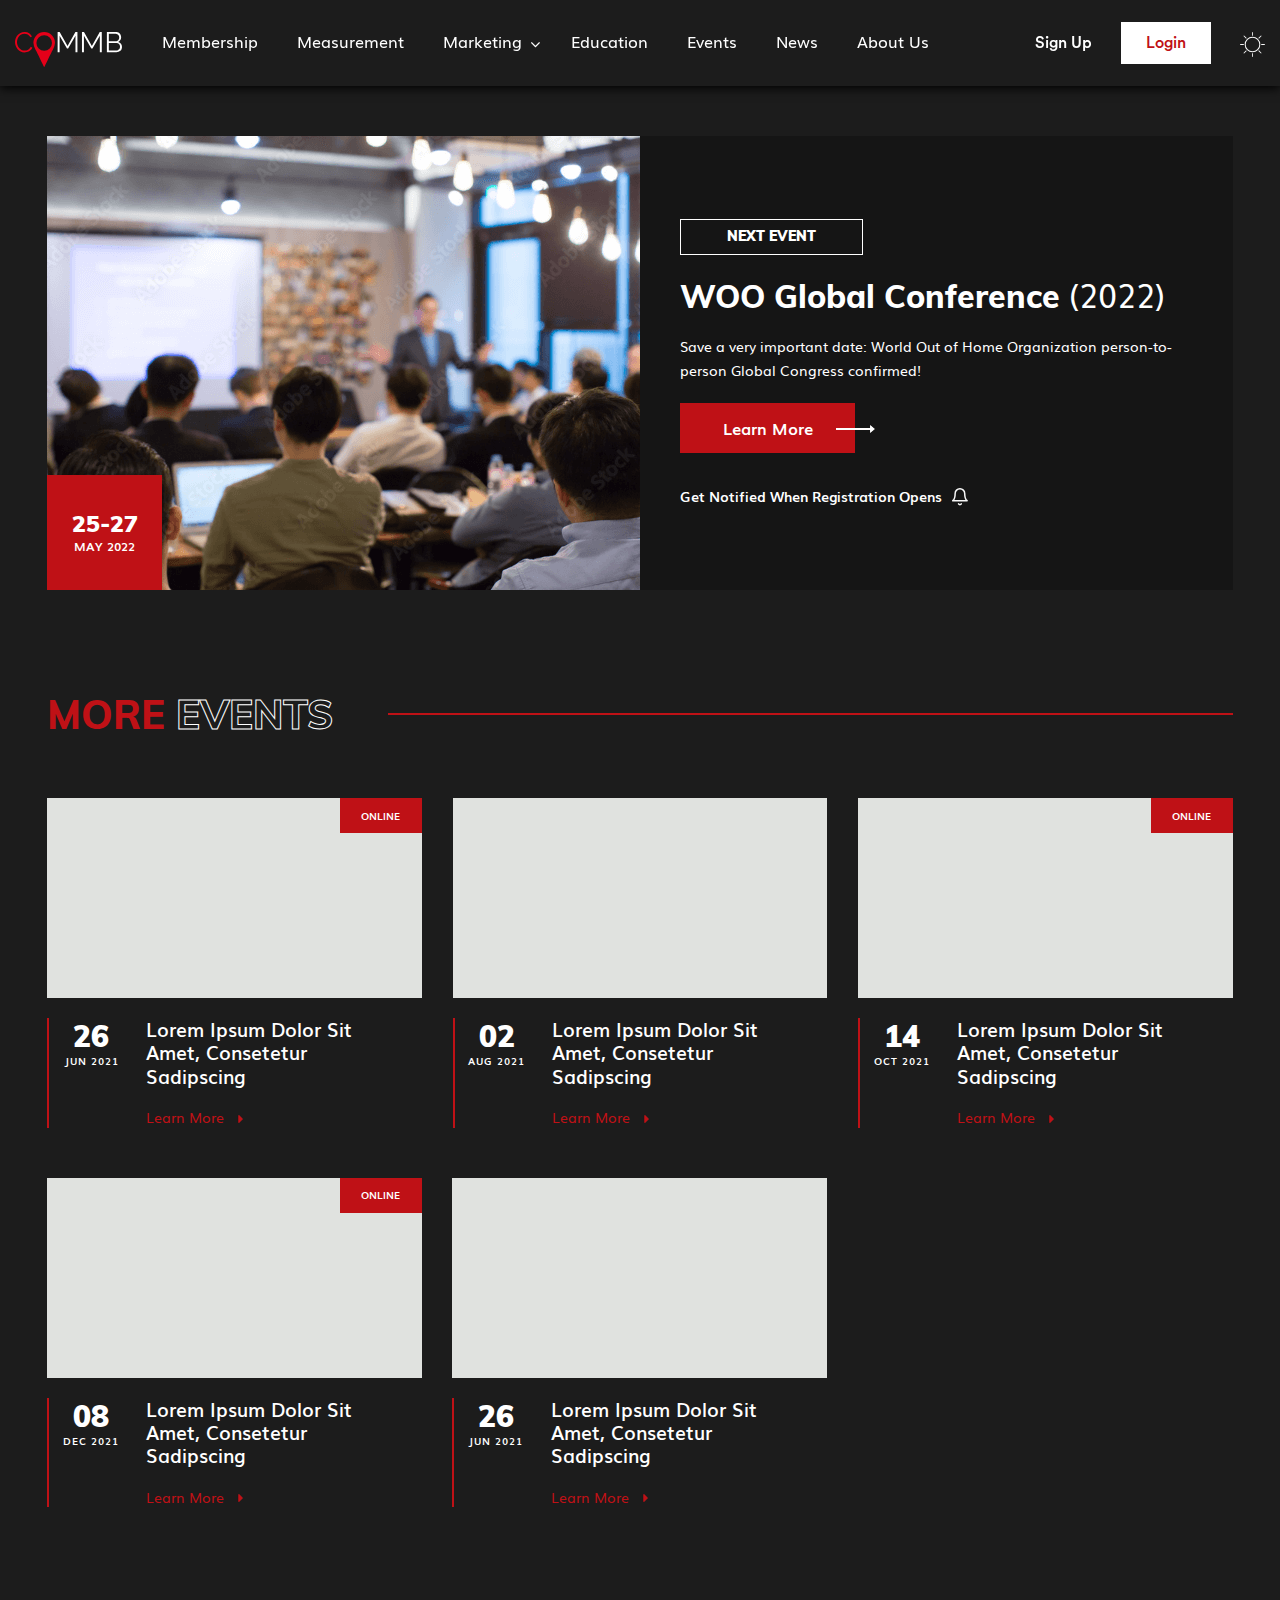
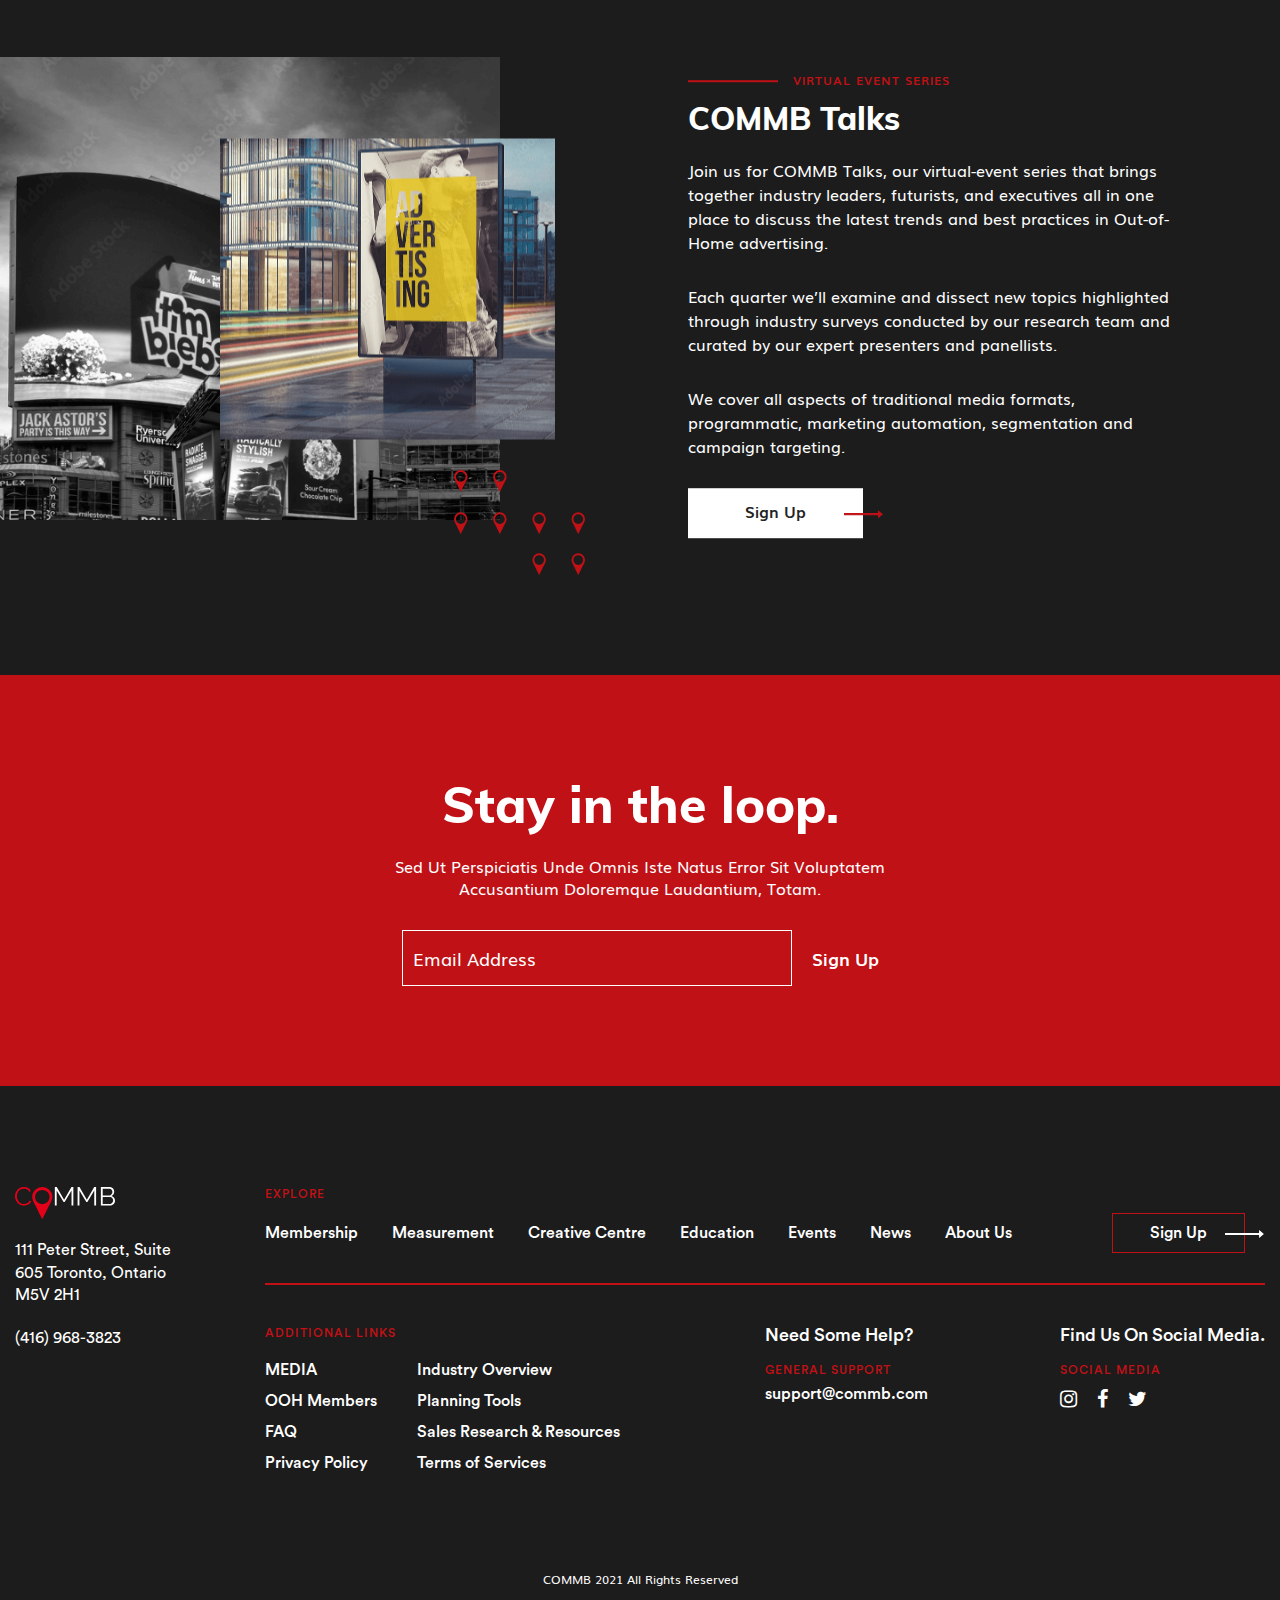
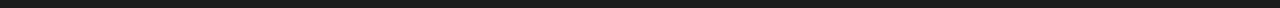
<file: events.html>
<!doctype html>
<html dir="ltr" lang="en-US">
<head>
    <title>COMMB - Insight Page</title>
    <link type="image/x-icon" rel="shortcut icon" href="assets/image/favicon.png" />
    <!-- Required meta tags -->
    <meta charset="UTF-8" />
    <meta name="HandheldFriendly" content="true">
    <meta name="viewport" content="width=device-width, user-scalable=no" />

    <meta name="description" content="">
    <meta name="keywords" content="">
    <meta name="author" content="">

    <!-- FontAwesome -->
    <link rel="stylesheet" href="assets/css/font-awesome.min.css" type="text/css" />

    <!-- Custom CSS -->
    <link type="text/css" rel="stylesheet" href="assets/css/style.css"/>
    <link type="text/css" rel="stylesheet" href="assets/css/responsive.css"/>

</head>
<body>
    <!-- Main Wrapper Start -->
    <div class="main-wrapper events_page">
    <!-- Header Start-->
    <div class="header-wrapper">
        <header>
            <div class="container">
                <div class="header-block">
                    <div class="dark_light_mode in_mobile">
                        <a href="#0"><img src="assets/image/dark-light-button.svg" alt="light"></a>
                    </div>
                    <div class="logo-hold">
                        <a href="index.html">
                            <img src="assets/image/logo.svg" alt="Logo">
                        </a>
                    </div>
    
                    <div class="menu_toggle_btn">
                        <div class="humbergur">
                            <span></span>
                            <span></span>
                            <span></span>
                        </div>
                    </div>
                    <div class="main-nav-block">
                        <div class="menu-nav">
                            <div class="menu_area">
                                <div class="menu_links">
                                    <ul>
                                        <li><a href="membership.html">Membership</a></li>
                                        <li><a href="measurement.html">Measurement</a></li>
                                        <li class="dropdown_text">
                                            <a href="#0">Marketing</a>
                                            <ul class="dropdown_menu">
                                                <li><a href="creative_center.html">Creative Center</a></li>
                                                <li><a href="creative_library.html">Creative Library</a></li>
                                                <li><a href="resources.html">Sales Resources / Research</a></li>
                                                <li><a href="casestudies.html">Case Studies</a></li>
                                                <li><a href="obie-awards.html">OOH Awards Show</a></li>
                                            </ul>
                                        </li>
                                        <li><a href="education.html">Education</a></li>
                                        <li><a href="events.html">Events</a></li>
                                        <li><a href="news-hub.html">News</a></li>
                                        <li><a href="about.html">About Us</a></li>
                                    </ul>
                                </div>
                                <div class="social_block">
                                    <ul>
                                        <li><a href="https://www.instagram.com/accounts/login/" target="_blank"><i
                                                    class="fa fa-instagram" aria-hidden="true"></i></a></li>
                                        <li><a href="https://www.facebook.com/" target="_blank"><i class="fa fa-facebook"
                                                    aria-hidden="true"></i></a></li>
                                        <li><a href="https://twitter.com/i/flow/login" target="_blank"><i
                                                    class="fa fa-twitter" aria-hidden="true"></i></a></li>
                                    </ul>
                                </div>
                            </div>
                            <div class="bottom_content">
                                <div class="">
                                    <a href="#0" class="login_btn">
                                        <span>
                                            Login
                                        </span>
                                        <span>
                                            <svg id="right-arrow" xmlns="http://www.w3.org/2000/svg" width="30.934"
                                                height="6.412" viewBox="0 0 30.934 6.412">
                                                <path id="Icon_open-arrow-left" data-name="Icon open-arrow-left"
                                                    d="M2.829,0,0,2.386,2.829,4.715V2.829H29.916V1.886H2.829Z"
                                                    transform="translate(30.313 5.557) rotate(180)" fill="#fff" />
                                                <path id="Icon_open-arrow-left_-_Outline"
                                                    data-name="Icon open-arrow-left - Outline"
                                                    d="M3.847,0V2.344H30.934V4.081H3.847V6.412L0,3.244ZM30.139,3.138H3.053V1.709L1.241,3.237,3.053,4.728V3.287H30.139Z"
                                                    transform="translate(30.934 6.412) rotate(180)" fill="#fff" />
                                            </svg>
                                        </span>
                                    </a>
                                </div>
                                <div class="sign_btn">
                                    <a href="#0">Sign Up</a>
                                </div>
                            </div>
                        </div>
                    </div>
                    <div class="login_sign_up_btn">
                        <a href="#0" class="sign_up_btn">Sign Up</a>
                        <a href="#0" class="login_btn">Login</a>
    
                        <div class="dark_light_mode">
                            <a href="#0"><img src="assets/image/dark-light-button.svg" alt="light"></a>
                        </div>
                    </div>
                    <div class="overlay_bg"></div>
                </div>
            </div>
        </header>
    </div>
    <!-- Header Close -->

        <!-- Main Content Start-->
        <div class="main_content_wrapper insight_page">

            <!-- Spotlight Artical Section Start -->
            <div class="spotlight_artical_section">
                <div class="container">
                    <div class="artical_block">
                        <div class="artical_image_block">
                            <a href="#0">
                                <img src="assets/image/events/event.png" alt="artical">
                            </a>
                            <div class="events_day_and_mont">
                                <h6>25-27</h6>
                                <p>MAY 2022</p>
                            </div>
                        </div>
                        <div class="artical_info_block">
                            <div class="artical_inner">
                                <div class="common_inner_title">
                                    <div class="next_event_button">
                                        <a href="#0" class="slider_images">next EVENT</a>
                                    </div>
                                    <h3>WOO Global Conference <span>(2022)</span></h3>
                                    <p class="info">Save a very important date: World Out of Home Organization person-to-person Global Congress confirmed!</p>
                                    <div class="common_section_btn">
                                        <a href="#0" class="common_btn slider_images">
                                            <span class="hover_off btn_text"> Learn More </span>
                                            <span class="hover_on btn_text">Read More</span>
                                            <svg xmlns="http://www.w3.org/2000/svg" width="38.938" height="8.071" viewBox="0 0 38.938 8.071">
                                                <g id="right-arrow" transform="translate(-1192.844 -692.433)">
                                                    <path id="Icon_open-arrow-left" data-name="Icon open-arrow-left"
                                                        d="M3.561,0,0,3,3.561,5.935V3.561h34.1V2.374H3.561Z" transform="translate(1231 699.427) rotate(180)"
                                                        fill="#bf1116" />
                                                    <path id="Icon_open-arrow-left_-_Outline" data-name="Icon open-arrow-left - Outline"
                                                        d="M4.061-1.076v2.95h34.1V4.061H4.061V6.995L-.781,3.008Zm33.1,3.95H3.061v-1.8L.781,3l2.28,1.877V3.061h34.1Z"
                                                        transform="translate(1231 699.427) rotate(180)" fill="#bf1116" />
                                                </g>
                                            </svg>

                                        </a>
                                    </div>
                                    <div class="events_get_notified">
                                        <a href="#0">
                                        Get Notified When Registration Opens
                                        <svg xmlns="http://www.w3.org/2000/svg" width="15.868" height="17.462" viewBox="0 0 15.868 17.462">
                                          <g id="Icon_feather-bell" data-name="Icon feather-bell" transform="translate(-3.75 -2.25)">
                                            <path id="Path_1174" data-name="Path 1174" d="M16.474,7.789a4.789,4.789,0,1,0-9.579,0c0,5.588-2.395,7.184-2.395,7.184H18.868s-2.395-1.6-2.395-7.184" transform="translate(0 0)" fill="none" stroke="#f8f8f8" stroke-linecap="round" stroke-linejoin="round" stroke-width="1.5"/>
                                            <path id="Path_1175" data-name="Path 1175" d="M18.167,31.5a1.6,1.6,0,0,1-2.762,0" transform="translate(-5.102 -13.333)" fill="none" stroke="#f8f8f8" stroke-linecap="round" stroke-linejoin="round" stroke-width="1.5"/>
                                          </g>
                                        </svg>
                                        </a>
                                    </div>
                                </div>
                            </div>
                        </div>
                    </div>

                    <div class="insight_card_block">
                        <div class="more_events_section_title">
                            <div class="common_section_title">
                                <h2>more <span>events</span></h2>
                            </div>
                        </div>
                        <div class="all_insight_cards">
                            <div class="insight_card">
                                <div class="recent_news_box">
                                    <div class="recent_news_img">
                                        <a href="#0" tabindex="0"><img src="assets/image/events/event-1.png" alt="blog"></a>
                                        <div class="events_online_block"><p>ONLINE</p></div>
                                    </div>
                                    <div class="recent_news_content">
                                        <div class="media">
                                            <div class="calendar_block">
                                                <h2>26</h2>
                                                <p>JUN 2021</p>
                                            </div>
                                            <div class="media-body">
                                                <h4>Lorem Ipsum Dolor Sit Amet, Consetetur Sadipscing</h4>
                                                <div class="educion_learn_more_btn">
                                                    <a href="#0" tabindex="0">Learn More <i class="fa fa-caret-right" aria-hidden="true"></i></a>
                                                </div>
                                            </div>
                                        </div>
                                    </div>
                                </div>
                            </div>

                            <div class="insight_card">
                                <div class="recent_news_box">
                                    <div class="recent_news_img">
                                        <a href="#0" tabindex="0"><img src="assets/image/events/event-1.png" alt="blog"></a>
                                    </div>
                                    <div class="recent_news_content">
                                        <div class="media">
                                            <div class="calendar_block">
                                                <h2>02</h2>
                                                <p>AUG 2021</p>
                                            </div>
                                            <div class="media-body">
                                                <h4>Lorem Ipsum Dolor Sit Amet, Consetetur Sadipscing</h4>
                                                <div class="educion_learn_more_btn">
                                                    <a href="#0" tabindex="0">Learn More <i class="fa fa-caret-right" aria-hidden="true"></i></a>
                                                </div>
                                            </div>
                                        </div>
                                    </div>
                                </div>
                            </div>

                            <div class="insight_card">
                                <div class="recent_news_box">
                                    <div class="recent_news_img">
                                        <a href="#0" tabindex="0"><img src="assets/image/events/event-1.png" alt="blog"></a>
                                        <div class="events_online_block"><p>ONLINE</p></div>
                                    </div>
                                    <div class="recent_news_content">
                                        <div class="media">
                                            <div class="calendar_block">
                                                <h2>14</h2>
                                                <p>OCT 2021</p>
                                            </div>
                                            <div class="media-body">
                                                <h4>Lorem Ipsum Dolor Sit Amet, Consetetur Sadipscing</h4>
                                                <div class="educion_learn_more_btn">
                                                    <a href="#0" tabindex="0">Learn More <i class="fa fa-caret-right" aria-hidden="true"></i></a>
                                                </div>
                                            </div>
                                        </div>
                                    </div>
                                </div>
                            </div>
                            
                            <div class="insight_card">
                                <div class="recent_news_box">
                                    <div class="recent_news_img">
                                        <a href="#0" tabindex="0"><img src="assets/image/events/event-1.png" alt="blog"></a>
                                        <div class="events_online_block"><p>ONLINE</p></div>
                                    </div>
                                    <div class="recent_news_content">
                                        <div class="media">
                                            <div class="calendar_block">
                                                <h2>08</h2>
                                                <p>dec 2021</p>
                                            </div>
                                            <div class="media-body">
                                                <h4>Lorem Ipsum Dolor Sit Amet, Consetetur Sadipscing</h4>
                                                <div class="educion_learn_more_btn">
                                                    <a href="#0" tabindex="0">Learn More <i class="fa fa-caret-right" aria-hidden="true"></i></a>
                                                </div>
                                            </div>
                                        </div>
                                    </div>
                                </div>
                            </div>

                            <div class="insight_card mr_auto_box">
                                <div class="recent_news_box">
                                    <div class="recent_news_img">
                                        <a href="#0" tabindex="0"><img src="assets/image/events/event-1.png" alt="blog"></a>
                                    </div>
                                    <div class="recent_news_content">
                                        <div class="media">
                                            <div class="calendar_block">
                                                <h2>26</h2>
                                                <p>JUN 2021</p>
                                            </div>
                                            <div class="media-body">
                                                <h4>Lorem Ipsum Dolor Sit Amet, Consetetur Sadipscing</h4>
                                                <div class="educion_learn_more_btn">
                                                    <a href="#0" tabindex="0">Learn More <i class="fa fa-caret-right" aria-hidden="true"></i></a>
                                                </div>
                                            </div>
                                        </div>
                                    </div>
                                </div>
                            </div>
                        </div>
                    </div>
                </div>

                <div class="about_commb_section">
                
                    <div class="about_commb_iamge_block">
                        <img src="assets/image/about-img-1.png" class="abot_larg_image" alt="about image">

                        <div class="about_small_img">
                            <img src="assets/image/about-img-2.png" alt="About Img">
                        </div>

                        <div class="about_plus_shape_img">
                            <img src="assets/image/pluse_bg_img.svg" alt="shape">
                        </div>
                    </div>

                    <div class="about_commb_content">
                        <div class="container">
                            <div class="about_commb_details">
                                <div class="commn_title_label">
                                    <p>virtual event series</p>
                                </div>
                                <div class="common_inner_title">
                                    <h3>COMMB Talks</h3>
                                </div>
                                <div class="common_desc">
                                    <p>Join us for COMMB Talks, our virtual-event series that brings together industry leaders, futurists, and executives all in one place to discuss the latest trends and best practices in Out-of-Home advertising.</p>

                                    <p>Each quarter we’ll examine and dissect new topics highlighted through industry surveys conducted by our research team and curated by our expert presenters and panellists.</p>

                                    <p>We cover all aspects of traditional media formats, programmatic, marketing automation, segmentation and campaign targeting.</p>
                                </div>
                                <div class="common_section_btn">
                                    <a href="about.html" class="common_btn">
                                        Sign Up
                                        <svg xmlns="http://www.w3.org/2000/svg" width="38.938" height="8.071" viewBox="0 0 38.938 8.071">
                                            <g transform="translate(-1192.844 -692.433)">
                                              <path data-name="Icon open-arrow-left" d="M3.561,0,0,3,3.561,5.935V3.561h34.1V2.374H3.561Z" transform="translate(1231 699.427) rotate(180)" fill="#e15b5f"></path>
                                              <path data-name="Icon open-arrow-left - Outline" d="M4.061-1.076v2.95h34.1V4.061H4.061V6.995L-.781,3.008Zm33.1,3.95H3.061v-1.8L.781,3l2.28,1.877V3.061h34.1Z" transform="translate(1231 699.427) rotate(180)" fill="#e15b5f"></path>
                                            </g>
                                        </svg>                                      
                                    </a>
                                </div>
                            </div>
                        </div>
                    </div>
                </div>
            </div>
            <!-- Spotlight Artical Section End -->

            <!-- common Stay Section Start -->
            <div class="common_stay_in_section">
                <div class="container">
                    <div class="stay_in_content_block">
                        <h3>Stay in the loop.</h3>
                        <p>Sed Ut Perspiciatis Unde Omnis Iste Natus Error Sit Voluptatem Accusantium Doloremque Laudantium, Totam.</p>
            
                        <div class="stay_in_input_box">
                            <div class="input_filed">
                                <input type="text" placeholder="Email Address">
                            </div>
                            <button type="button" class="stay_signup_btn">Sign Up</button>
                        </div>
                    </div>
                </div>
            </div>
            <!-- common Stay Section End -->

        </div>
        <!-- Main Content Close -->

        <!-- Footer Start -->
        <div class="footer_wrapper">
            <div class="container">
                <div class="footer_block">
                    <div class="footer_col_1">
                        <div class="footer_left_content">
                            <div class="footer_logo">
                                <a href="index.html">
                                    <img src="assets/image/logo.svg" alt="Logo">
                                </a>
                            </div>
                            <div class="footer_address">
                                <p>111 Peter Street, Suite 605 Toronto, Ontario<br> M5V 2H1</p>
                            </div>
                            <div class="footer_phone">
                                <a href="tel:4169683823">(416) 968-3823</a>
                            </div>
                        </div>
                    </div>
                    <div class="footer_col_2">
                        <div class="footer_right_content">
                            <div class="commn_footer_label">
                                <p>EXPLORE</p>
                            </div>
                            <div class="footer_explore_menu">
                                 <ul>
                                     <li><a href="measurement.html">Membership</a></li>
                                     <li><a href="measurement.html">Measurement</a></li>
                                     <li><a href="creative_center.html">Creative Centre</a></li>
                                     <li><a href="education.html">Education</a></li>
                                     <li><a href="events.html">Events</a></li>
                                     <li><a href="news-hub.html">News</a></li>
                                     <li><a href="about.html">About Us</a></li>
                                 </ul>
                                 <div class="common_section_btn">
                                     <a href="#0" class="common_btn">
                                         Sign Up
                                         <svg id="right-arrow" xmlns="http://www.w3.org/2000/svg" width="38.938" height="8.071" viewBox="0 0 38.938 8.071">
                                             <path  data-name="Icon open-arrow-left" d="M3.561,0,0,3,3.561,5.935V3.561h34.1V2.374H3.561Z" transform="translate(38.156 6.995) rotate(180)" fill="#fff"/>
                                             <path  data-name="Icon open-arrow-left - Outline" d="M4.842,0V2.95h34.1V5.137H4.842V8.071L0,4.084Zm33.1,3.95H3.842v-1.8L1.562,4.074l2.28,1.877V4.137h34.1Z" transform="translate(38.938 8.071) rotate(180)" fill="#fff"/>
                                         </svg>
                                     </a>
                                 </div>
                            </div>
 
                            <div class="need_some_help_block">
                                <div class="additional_links">
                                 <span class="commn_footer_label">
                                     <p>Additional Links</p>
                                 </span>
                                 <div class="additional_block">
                                     <ul>
                                          <li><a href="#0">MEDIA</a></li>
                                          <li><a href="#0">OOH Members</a></li>
                                          <li><a href="#0">FAQ</a></li>
                                          <li><a href="#0">Privacy Policy</a></li>
                                     </ul>
                                      <ul>
                                          <li><a href="#0">Industry Overview</a></li>
                                          <li><a href="#0">Planning Tools</a></li>
                                          <li><a href="#0">Sales Research & Resources</a></li>
                                          <li><a href="#0">Terms of Services</a></li>
                                      </ul>
                                 </div>
                                </div>
                                <div class="additional_last_block">
                                    <div class="need_some_col">
                                        <div class="need_some_content">
                                            <h3 class="need_common_title">Need Some Help?</h3>
                                            <div class="commn_footer_label">
                                                 <p>general support</p>
                                             </div>
                                             <div class="supprt_email">
                                                 <a href="mailto:support@commb.com">support@commb.com</a>
                                             </div>
                                        </div>
                                    </div>
                                    <div class="find_us_col">
                                        <div class="find_us_content">
                                             <h3 class="need_common_title">Find Us On Social Media.</h3>
                                             <div class="commn_footer_label">
                                                 <p>social media</p>
                                             </div>
                                             <ul>
                                                 <li><a href="https://www.instagram.com/accounts/login/" target="_blank"><i class="fa fa-instagram" aria-hidden="true"></i></a></li>
                                                 <li><a href="https://www.facebook.com/" target="_blank"><i class="fa fa-facebook" aria-hidden="true"></i></a></li>
                                                 <li><a href="https://twitter.com/i/flow/login" target="_blank"><i class="fa fa-twitter" aria-hidden="true"></i></a></li>
                                             </ul>
                                        </div>
                                    </div>
                                </div>
                            </div>
                        </div>
                    </div>
                </div>
                <div class="copyright_block">
                    <p>COMMB 2021 All Rights Reserved</p>
                </div>
            </div>
        </div>
         <!-- Footer Close -->
    </div>
    <!-- Main Wrapper Close -->

    <!-- Modal -->
    <div class="bod_modal_section obie_modal_details case_studiies_modal event_modal">
        <div class="my_modal">
            <div class="bod_modal">
                <div class="modal-content">
                    <div class="modal_close_btn">
                        <span>
                            <svg xmlns="http://www.w3.org/2000/svg" width="17.688" height="17.688" viewBox="0 0 17.688 17.688">
                                <path id="close-icon" d="M25.188,9.281,23.407,7.5l-7.063,7.063L9.281,7.5,7.5,9.281l7.063,7.063L7.5,23.407l1.781,1.781,7.063-7.063,7.063,7.063,1.781-1.781-7.063-7.063Z" transform="translate(-7.5 -7.5)" fill="#fff"></path>
                            </svg>                              
                        </span>
                    </div>
                    <div class="modal_body">
                        <div class="obie_modal_image_block">
                            <div class="contry_detals_wrap">
                                <div class="contry_detals">
                                    <h3>WOO Global Conference </h3>
                                    <p>(2022)</p>
                                </div>
                                <div class="contry_years">
                                    <span>25-27</span>
                                    <p>MAY 2022</p>
                                </div>
                            </div>
                            <div class="modal_winner_wrap">
                                <img src="assets/image/obie_awards_modal/oa_modal.png" alt="modal">
                                <div class="oa_blog_winner">
                                    <svg xmlns="http://www.w3.org/2000/svg" width="14.354" height="15.77" viewBox="0 0 14.354 15.77">
                                        <path id="Icon_awesome-canadian-maple-leaf" data-name="Icon awesome-canadian-maple-leaf" d="M12.73,10.833c.077-.077,3.24-2.846,3.24-2.846l-.539-.231c-.308-.151-.228-.354-.154-.536.074-.234.619-2.073.619-2.073s-1.469.308-1.777.385c-.231.074-.308-.077-.385-.231s-.462-1-.462-1-1.62,1.845-1.7,1.919c-.308.231-.619,0-.542-.308,0-.308.85-3.992.85-3.992s-.927.536-1.235.69c-.231.154-.388.154-.542-.154C9.949,2.227,8.791,0,8.791,0S7.636,2.227,7.482,2.458c-.154.308-.308.308-.542.154-.308-.154-1.235-.69-1.235-.69s.85,3.684.85,3.992c.077.308-.231.539-.542.308-.077-.077-1.7-1.919-1.7-1.919s-.385.841-.462.995-.154.3-.385.231c-.311-.077-1.777-.385-1.777-.385s.542,1.839.619,2.073c.074.185.154.385-.154.536l-.539.234s3.16,2.769,3.24,2.846c.157.154.308.231.157.693S4.7,12.607,4.7,12.607s2.932-.619,3.243-.7c.268-.028.564.077.564.385s-.179,3.474-.179,3.474h.924s-.179-3.163-.179-3.474.293-.413.567-.385c.308.077,3.24.7,3.24.7s-.154-.619-.308-1.081,0-.539.154-.693Z" transform="translate(-1.617)" fill="#fff"></path>
                                    </svg>                                              
                                    <p class="oa_blog_winner_text">canadian winner&nbsp;&nbsp;|&nbsp;&nbsp;2020</p>
                                </div>
                            </div>
                        </div>
                        <div class="obie_modal_content">
                            <div class="ticket_info">
                                <div class="common_res_inner_title case_studiies_modal">
                                    <h3>ticket information</h3>
                                    <span class="line_info"></span>
                                </div>
                                <div class="common_section_btn">
                                    <a href="#0" class="common_btn">
                                        <span class="hover_off btn_text"> Book Your Ticket Here </span>
                                    </a>
                                </div>
                                <a href="#0" class="registration_btn">
                                    Get Notified When Registration Opens
                                    <svg xmlns="http://www.w3.org/2000/svg" width="15.868" height="17.462" viewBox="0 0 15.868 17.462">
                                        <g id="Icon_feather-bell" data-name="Icon feather-bell" transform="translate(-3.75 -2.25)">
                                          <path id="Path_1174" data-name="Path 1174" d="M16.474,7.789a4.789,4.789,0,1,0-9.579,0c0,5.588-2.395,7.184-2.395,7.184H18.868s-2.395-1.6-2.395-7.184" transform="translate(0 0)" fill="none" stroke="#f8f8f8" stroke-linecap="round" stroke-linejoin="round" stroke-width="1.5"/>
                                          <path id="Path_1175" data-name="Path 1175" d="M18.167,31.5a1.6,1.6,0,0,1-2.762,0" transform="translate(-5.102 -13.333)" fill="none" stroke="#f8f8f8" stroke-linecap="round" stroke-linejoin="round" stroke-width="1.5"/>
                                        </g>
                                    </svg>                                      
                                </a>
                            </div>
                            <div class="event_details_wrap">
                                <div class="common_res_inner_title case_studiies_modal">
                                    <h3>event details</h3>
                                    <span class="line_info"></span>
                                </div>
                                <ul class="cm_list_wrap">
                                    <li>
                                        Time: 4:00 PM — 10:00 AM
                                    </li>
                                    <li>
                                        Venue: Sheraton Toronto Centre Hotel
                                    </li>
                                </ul>
                            </div>
                        </div>

                        <div class="obie_modal_image_block case_modal_block">
                            <div class="case_studiies_modal_indo">
                                <div class="common_res_inner_title case_studiies_modal">
                                    <h3>event description</h3>
                                    <span class="line_info"></span>
                                </div>
                                <div class="case_details">
                                    <p class="case_modal_dec">There will be a full speaker programme including key decision-makers from Out of Home, the wider global advertising industry, analysts and commentators. WOO’s Exhibition Programme will feature exciting new developments in technology and measurement, with the opportunity for exhibitors to meet leading media owners face to face.</p>
                                    <br>
                                    <p class="case_modal_dec">Congress will be person-to-person with its customary line-up of pre-dinner drinks on Wednesday May 25, full-day Congress on May 26 followed by the Gala Dinner and awards presentations and a further full-day Congress on May 27. Friday night will be the increasingly popular informal night out.</p>
                                </div>
                            </div>
                        </div>
                    </div>
                </div>
            </div>
        </div>
    </div>


    <!-- Optional JavaScript -->
    <!-- jQuery first, then Popper.js, then Bootstrap JS -->
    <script src="assets/js/jquery3.5.1.min.js"></script>
    <script src="assets/js/custom.js"></script>
</body>
</html>
</file>
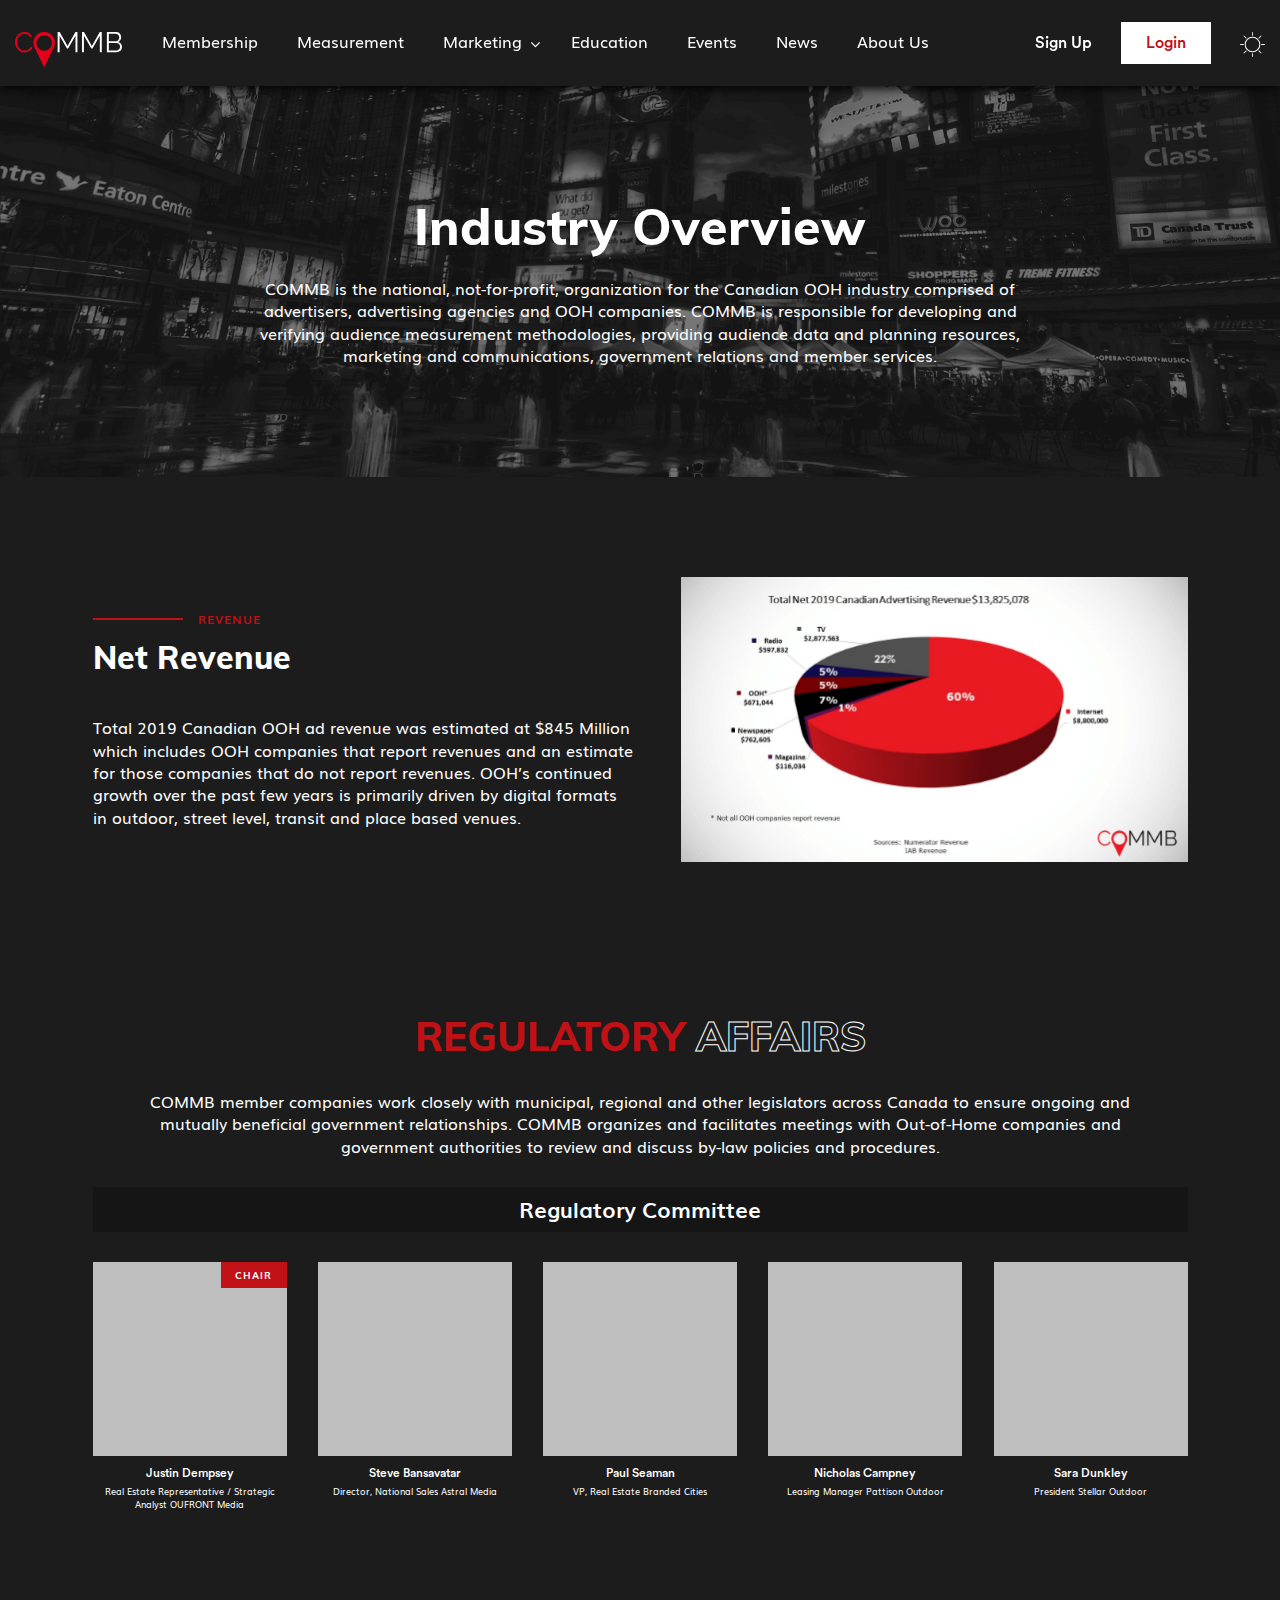
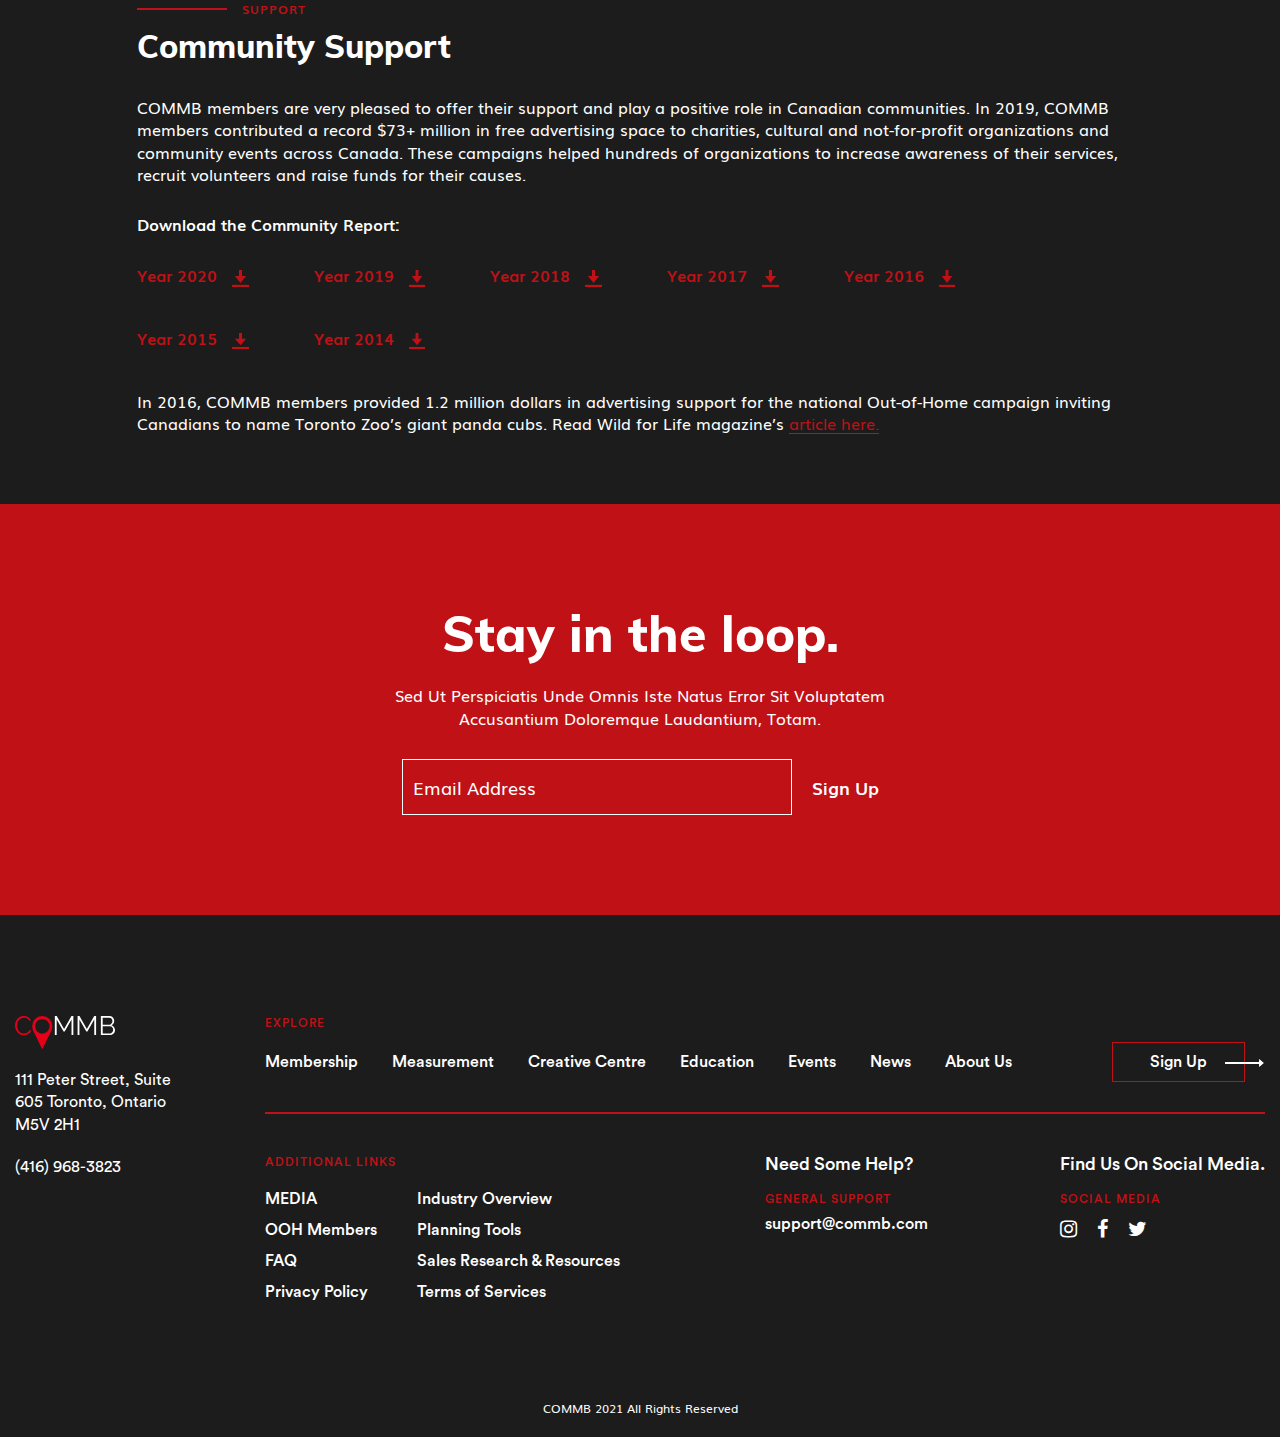
<file: industry.html>
<!doctype html>
<html dir="ltr" lang="en-US">
<head>
    <title>COMMB - Industry Page</title>

    <link type="image/x-icon" rel="shortcut icon" href="assets/image/favicon.png" />
    <!-- Required meta tags -->
    <meta charset="UTF-8" />
    <meta name="HandheldFriendly" content="true">
    <meta name="viewport" content="width=device-width, user-scalable=no" />

    <meta name="description" content="">
    <meta name="keywords" content="">
    <meta name="author" content="">

    <!-- FontAwesome -->
    <link rel="stylesheet" href="assets/css/font-awesome.min.css" type="text/css" />

    <!-- Custom CSS -->
    <link type="text/css" rel="stylesheet" href="assets/css/style.css"/>
    <link type="text/css" rel="stylesheet" href="assets/css/responsive.css"/>

</head>
<body>
    <!-- Main Wrapper Start -->

    <div class="main-wrapper industry_page">
        <!-- Header Start-->
        <div class="header-wrapper">
            <header>
                <div class="container">
                    <div class="header-block">
                        <div class="dark_light_mode in_mobile">
                            <a href="#0"><img src="assets/image/dark-light-button.svg" alt="light"></a>
                        </div>
                        <div class="logo-hold">
                            <a href="index.html">
                                <img src="assets/image/logo.svg" alt="Logo">
                            </a>
                        </div>
        
                        <div class="menu_toggle_btn">
                            <div class="humbergur">
                                <span></span>
                                <span></span>
                                <span></span>
                            </div>
                        </div>
                        <div class="main-nav-block">
                            <div class="menu-nav">
                                <div class="menu_area">
                                    <div class="menu_links">
                                        <ul>
                                            <li><a href="membership.html">Membership</a></li>
                                            <li><a href="measurement.html">Measurement</a></li>
                                            <li class="dropdown_text">
                                                <a href="#0">Marketing</a>
                                                <ul class="dropdown_menu">
                                                    <li><a href="creative_center.html">Creative Center</a></li>
                                                    <li><a href="creative_library.html">Creative Library</a></li>
                                                    <li><a href="resources.html">Sales Resources / Research</a></li>
                                                    <li><a href="casestudies.html">Case Studies</a></li>
                                                    <li><a href="obie-awards.html">OOH Awards Show</a></li>
                                                </ul>
                                            </li>
                                            <li><a href="education.html">Education</a></li>
                                            <li><a href="events.html">Events</a></li>
                                            <li><a href="news-hub.html">News</a></li>
                                            <li><a href="about.html">About Us</a></li>
                                        </ul>
                                    </div>
                                    <div class="social_block">
                                        <ul>
                                            <li><a href="https://www.instagram.com/accounts/login/" target="_blank"><i
                                                        class="fa fa-instagram" aria-hidden="true"></i></a></li>
                                            <li><a href="https://www.facebook.com/" target="_blank"><i class="fa fa-facebook"
                                                        aria-hidden="true"></i></a></li>
                                            <li><a href="https://twitter.com/i/flow/login" target="_blank"><i
                                                        class="fa fa-twitter" aria-hidden="true"></i></a></li>
                                        </ul>
                                    </div>
                                </div>
                                <div class="bottom_content">
                                    <div class="">
                                        <a href="#0" class="login_btn">
                                            <span>
                                                Login
                                            </span>
                                            <span>
                                                <svg id="right-arrow" xmlns="http://www.w3.org/2000/svg" width="30.934"
                                                    height="6.412" viewBox="0 0 30.934 6.412">
                                                    <path id="Icon_open-arrow-left" data-name="Icon open-arrow-left"
                                                        d="M2.829,0,0,2.386,2.829,4.715V2.829H29.916V1.886H2.829Z"
                                                        transform="translate(30.313 5.557) rotate(180)" fill="#fff" />
                                                    <path id="Icon_open-arrow-left_-_Outline"
                                                        data-name="Icon open-arrow-left - Outline"
                                                        d="M3.847,0V2.344H30.934V4.081H3.847V6.412L0,3.244ZM30.139,3.138H3.053V1.709L1.241,3.237,3.053,4.728V3.287H30.139Z"
                                                        transform="translate(30.934 6.412) rotate(180)" fill="#fff" />
                                                </svg>
                                            </span>
                                        </a>
                                    </div>
                                    <div class="sign_btn">
                                        <a href="#0">Sign Up</a>
                                    </div>
                                </div>
                            </div>
                        </div>
                        <div class="login_sign_up_btn">
                            <a href="#0" class="sign_up_btn">Sign Up</a>
                            <a href="#0" class="login_btn">Login</a>
        
                            <div class="dark_light_mode">
                                <a href="#0"><img src="assets/image/dark-light-button.svg" alt="light"></a>
                            </div>
                        </div>
                        <div class="overlay_bg"></div>
                    </div>
                </div>
            </header>
        </div>
        <!-- Header Close -->

        <!-- Main Content Start-->
       <div class="main_content_wrapper">

            
            <!-- Common Banner Section Start -->
            <div class="common_banner_section">
                <div class="container">
                    <div class="banner_center_section">
                        <h1>Industry Overview</h1>
                        <div class="banner_info">
                            <p>COMMB is the national, not-for-profit, organization for the Canadian OOH industry comprised of advertisers, advertising
                            agencies and OOH companies. COMMB is responsible for developing and verifying audience measurement methodologies,
                            providing audience data and planning resources, marketing and communications, government relations and member services.</p>
                        </div>
                    </div>
                </div>
            </div>
            <!-- Common Banner Section End -->

            <!-- Net Revenue Start -->
            <div class="net_revenue_section">
                <div class="container">
                    <div class="revenue_block">
                        <div class="revenue_left">
                            <div class="revenue_left_inner">
                                <div class="commn_title_label">
                                    <p>Revenue</p>
                                </div>
                                <div class="common_inner_title">
                                    <h3>Net Revenue</h3>
                                </div>
                                <p class="info">Total 2019 Canadian OOH ad revenue was estimated at $845 Million which includes OOH companies that report revenues and
                                an estimate for those companies that do not report revenues. OOH’s continued growth over the past few years is primarily
                                driven by digital formats in outdoor, street level, transit and place based venues.</p>
                            </div>
                        </div>
                        <div class="revenue_right">
                            <div class="revenure_chart">
                                <img src="assets/image/Industry/chart.png" alt="Chart">
                            </div>
                        </div>
                    </div>                    
                </div>
            </div>
            <!-- Net Revenue End -->

            <!-- Affairs Section Start -->
            <div class="affairs_section">
                <div class="container">
                    <div class="affairs_inner">
                        <div class="common_section_title">
                            <h2>Regulatory <span>Affairs</span></h2>
                            <p>COMMB member companies work closely with municipal, regional and other legislators across Canada to ensure ongoing and
                            mutually beneficial government relationships. COMMB organizes and facilitates meetings with Out-of-Home companies and
                            government authorities to review and discuss by-law policies and procedures.</p>
                        </div>
                    </div>
                    <div class="affairs_cards_block">
                        <div class="affairs_card_banner">
                            <p>Regulatory Committee</p>
                        </div>
                        <div class="affairs_cards">
                            <div class="affair_card">
                                <div class="affair_image">
                                    <div class="spot_light_red">
                                        <p>Chair</p>
                                    </div>
                                    <a href="#0">
                                        <img src="assets/image/Industry/affair_card.png" alt="card">
                                    </a>
                                </div>
                                <div class="affair_info">
                                    <h4>Justin Dempsey</h4>
                                    <p>Real Estate Representative / Strategic Analyst
                                    OUFRONT Media</p>
                                </div>
                            </div>
                            <div class="affair_card">
                                <div class="affair_image">
                                    <a href="#0">
                                        <img src="assets/image/Industry/affair_card.png" alt="card">
                                    </a>
                                </div>
                                <div class="affair_info">
                                    <h4>Steve Bansavatar</h4>
                                    <p>Director, National Sales
                                    Astral Media</p>
                                </div>
                            </div>
                            <div class="affair_card">
                                <div class="affair_image">
                                    <a href="#0">
                                        <img src="assets/image/Industry/affair_card.png" alt="card">
                                    </a>
                                </div>
                                <div class="affair_info">
                                    <h4>Paul Seaman</h4>
                                    <p>VP, Real Estate
                                    Branded Cities</p>
                                </div>
                            </div>
                            <div class="affair_card">
                                <div class="affair_image">
                                    <a href="#0">
                                        <img src="assets/image/Industry/affair_card.png" alt="card">
                                    </a>
                                </div>
                                <div class="affair_info">
                                    <h4>Nicholas Campney</h4>
                                    <p>Leasing Manager
                                    Pattison Outdoor</p>
                                </div>
                            </div>
                            <div class="affair_card">
                                <div class="affair_image">
                                    <a href="#0">
                                        <img src="assets/image/Industry/affair_card.png" alt="card">
                                    </a>
                                </div>
                                <div class="affair_info">
                                    <h4>Sara Dunkley</h4>
                                    <p>President
                                    Stellar Outdoor</p>
                                </div>
                            </div>
                        </div>
                    </div>
                </div>
            </div>
            <!-- Affairs Section End -->

            <!-- Community section Start -->
            <div class="community_section">
                <div class="container">
                    <div class="community_block">
                        <div class="community_title">
                            <div class="commn_title_label">
                                <p>SUPPORT</p>
                            </div>
                            <div class="common_inner_title">
                                <h3>Community Support</h3>
                            </div>
                            <p class="info">COMMB members are very pleased to offer their support and play a positive role in Canadian communities. In 2019, COMMB
                            members contributed a record $73+ million in free advertising space to charities, cultural and not-for-profit
                            organizations and community events across Canada. These campaigns helped hundreds of organizations to increase awareness
                            of their services, recruit volunteers and raise funds for their causes.</p>
                        </div>
                        <div class="download_commity">
                            <h5>Download the Community Report:</h5>

                            <p class="link_btns">
                                <a href="#0">Year 2020
                                    <span>
                                        <img src="assets/image/Membership/download-icon.svg" alt="download_icon">
                                    </span>
                                </a>
                                <a href="#0">Year 2019
                                    <span>
                                        <img src="assets/image/Membership/download-icon.svg" alt="download_icon">
                                    </span>
                                </a>
                                <a href="#0">Year 2018
                                    <span>
                                        <img src="assets/image/Membership/download-icon.svg" alt="download_icon">
                                    </span>
                                </a>
                                <a href="#0">Year 2017
                                    <span>
                                        <img src="assets/image/Membership/download-icon.svg" alt="download_icon">
                                    </span>
                                </a>
                                <a href="#0">Year 2016
                                    <span>
                                        <img src="assets/image/Membership/download-icon.svg" alt="download_icon">
                                    </span>
                                </a>
                            </p>
                            <p class="link_btns">
                                <a href="#0">Year 2015
                                    <span>
                                        <img src="assets/image/Membership/download-icon.svg" alt="download_icon">
                                    </span>
                                </a>
                                <a href="#0">Year 2014
                                    <span>
                                        <img src="assets/image/Membership/download-icon.svg" alt="download_icon">
                                    </span>
                                </a>
                            </p>
                            <p class="info">In 2016, COMMB members provided 1.2 million dollars in advertising support for the national Out-of-Home campaign
                                inviting Canadians to name Toronto Zoo’s giant panda cubs. Read Wild for Life magazine’s <a href="#0"> article here.</a>
                            </p>
                        </div>
                    </div>
                </div>
            </div>
            <!-- Community section End -->

            <!-- Common Stay Section Start-->
            <div class="common_stay_in_section">
                <div class="container">
                    <div class="stay_in_content_block">
                        <h3>Stay in the loop.</h3>
                        <p>Sed Ut Perspiciatis Unde Omnis Iste Natus Error Sit Voluptatem Accusantium Doloremque Laudantium, Totam.</p>

                        <div class="stay_in_input_box">
                            <div class="input_filed">
                                <input type="text" placeholder="Email Address">
                            </div>
                            <button type="button" class="stay_signup_btn">Sign Up</button>
                        </div>
                    </div>
                </div>
            </div>
            <!-- Common Stay Section End -->

       </div>
        <!-- Main Content Close -->

        <!-- Footer Start -->
        <div class="footer_wrapper">
            <div class="container">
                <div class="footer_block">
                    <div class="footer_col_1">
                        <div class="footer_left_content">
                            <div class="footer_logo">
                                <a href="index.html">
                                    <img src="assets/image/logo.svg" alt="Logo">
                                </a>
                            </div>
                            <div class="footer_address">
                                <p>111 Peter Street, Suite 605 Toronto, Ontario<br> M5V 2H1</p>
                            </div>
                            <div class="footer_phone">
                                <a href="tel:4169683823">(416) 968-3823</a>
                            </div>
                        </div>
                    </div>
                    <div class="footer_col_2">
                        <div class="footer_right_content">
                            <div class="commn_footer_label">
                                <p>EXPLORE</p>
                            </div>
                            <div class="footer_explore_menu">
                                 <ul>
                                     <li><a href="measurement.html">Membership</a></li>
                                     <li><a href="measurement.html">Measurement</a></li>
                                     <li><a href="creative_center.html">Creative Centre</a></li>
                                     <li><a href="education.html">Education</a></li>
                                     <li><a href="events.html">Events</a></li>
                                     <li><a href="news-hub.html">News</a></li>
                                     <li><a href="about.html">About Us</a></li>
                                 </ul>
                                 <div class="common_section_btn">
                                     <a href="#0" class="common_btn">
                                         Sign Up
                                         <svg id="right-arrow" xmlns="http://www.w3.org/2000/svg" width="38.938" height="8.071" viewBox="0 0 38.938 8.071">
                                             <path  data-name="Icon open-arrow-left" d="M3.561,0,0,3,3.561,5.935V3.561h34.1V2.374H3.561Z" transform="translate(38.156 6.995) rotate(180)" fill="#fff"/>
                                             <path  data-name="Icon open-arrow-left - Outline" d="M4.842,0V2.95h34.1V5.137H4.842V8.071L0,4.084Zm33.1,3.95H3.842v-1.8L1.562,4.074l2.28,1.877V4.137h34.1Z" transform="translate(38.938 8.071) rotate(180)" fill="#fff"/>
                                         </svg>
                                     </a>
                                 </div>
                            </div>
 
                            <div class="need_some_help_block">
                                <div class="additional_links">
                                 <span class="commn_footer_label">
                                     <p>Additional Links</p>
                                 </span>
                                 <div class="additional_block">
                                     <ul>
                                          <li><a href="#0">MEDIA</a></li>
                                          <li><a href="#0">OOH Members</a></li>
                                          <li><a href="#0">FAQ</a></li>
                                          <li><a href="#0">Privacy Policy</a></li>
                                     </ul>
                                      <ul>
                                          <li><a href="#0">Industry Overview</a></li>
                                          <li><a href="#0">Planning Tools</a></li>
                                          <li><a href="#0">Sales Research & Resources</a></li>
                                          <li><a href="#0">Terms of Services</a></li>
                                      </ul>
                                 </div>
                                </div>
                                <div class="additional_last_block">
                                    <div class="need_some_col">
                                        <div class="need_some_content">
                                            <h3 class="need_common_title">Need Some Help?</h3>
                                            <div class="commn_footer_label">
                                                 <p>general support</p>
                                             </div>
                                             <div class="supprt_email">
                                                 <a href="mailto:support@commb.com">support@commb.com</a>
                                             </div>
                                        </div>
                                    </div>
                                    <div class="find_us_col">
                                        <div class="find_us_content">
                                             <h3 class="need_common_title">Find Us On Social Media.</h3>
                                             <div class="commn_footer_label">
                                                 <p>social media</p>
                                             </div>
                                             <ul>
                                                 <li><a href="https://www.instagram.com/accounts/login/" target="_blank"><i class="fa fa-instagram" aria-hidden="true"></i></a></li>
                                                 <li><a href="https://www.facebook.com/" target="_blank"><i class="fa fa-facebook" aria-hidden="true"></i></a></li>
                                                 <li><a href="https://twitter.com/i/flow/login" target="_blank"><i class="fa fa-twitter" aria-hidden="true"></i></a></li>
                                             </ul>
                                        </div>
                                    </div>
                                </div>
                            </div>
                        </div>
                    </div>
                </div>
                <div class="copyright_block">
                    <p>COMMB 2021 All Rights Reserved</p>
                </div>
            </div>
         </div>
         <!-- Footer Close -->
    </div>
    <!-- Main Wrapper Close -->
    
   

    <!-- Optional JavaScript -->
    <!-- jQuery first, then Popper.js, then Bootstrap JS -->
    <script src="assets/js/jquery3.5.1.min.js"></script>
    <script src="assets/js/custom.js"></script>

</body>
</html>
</file>
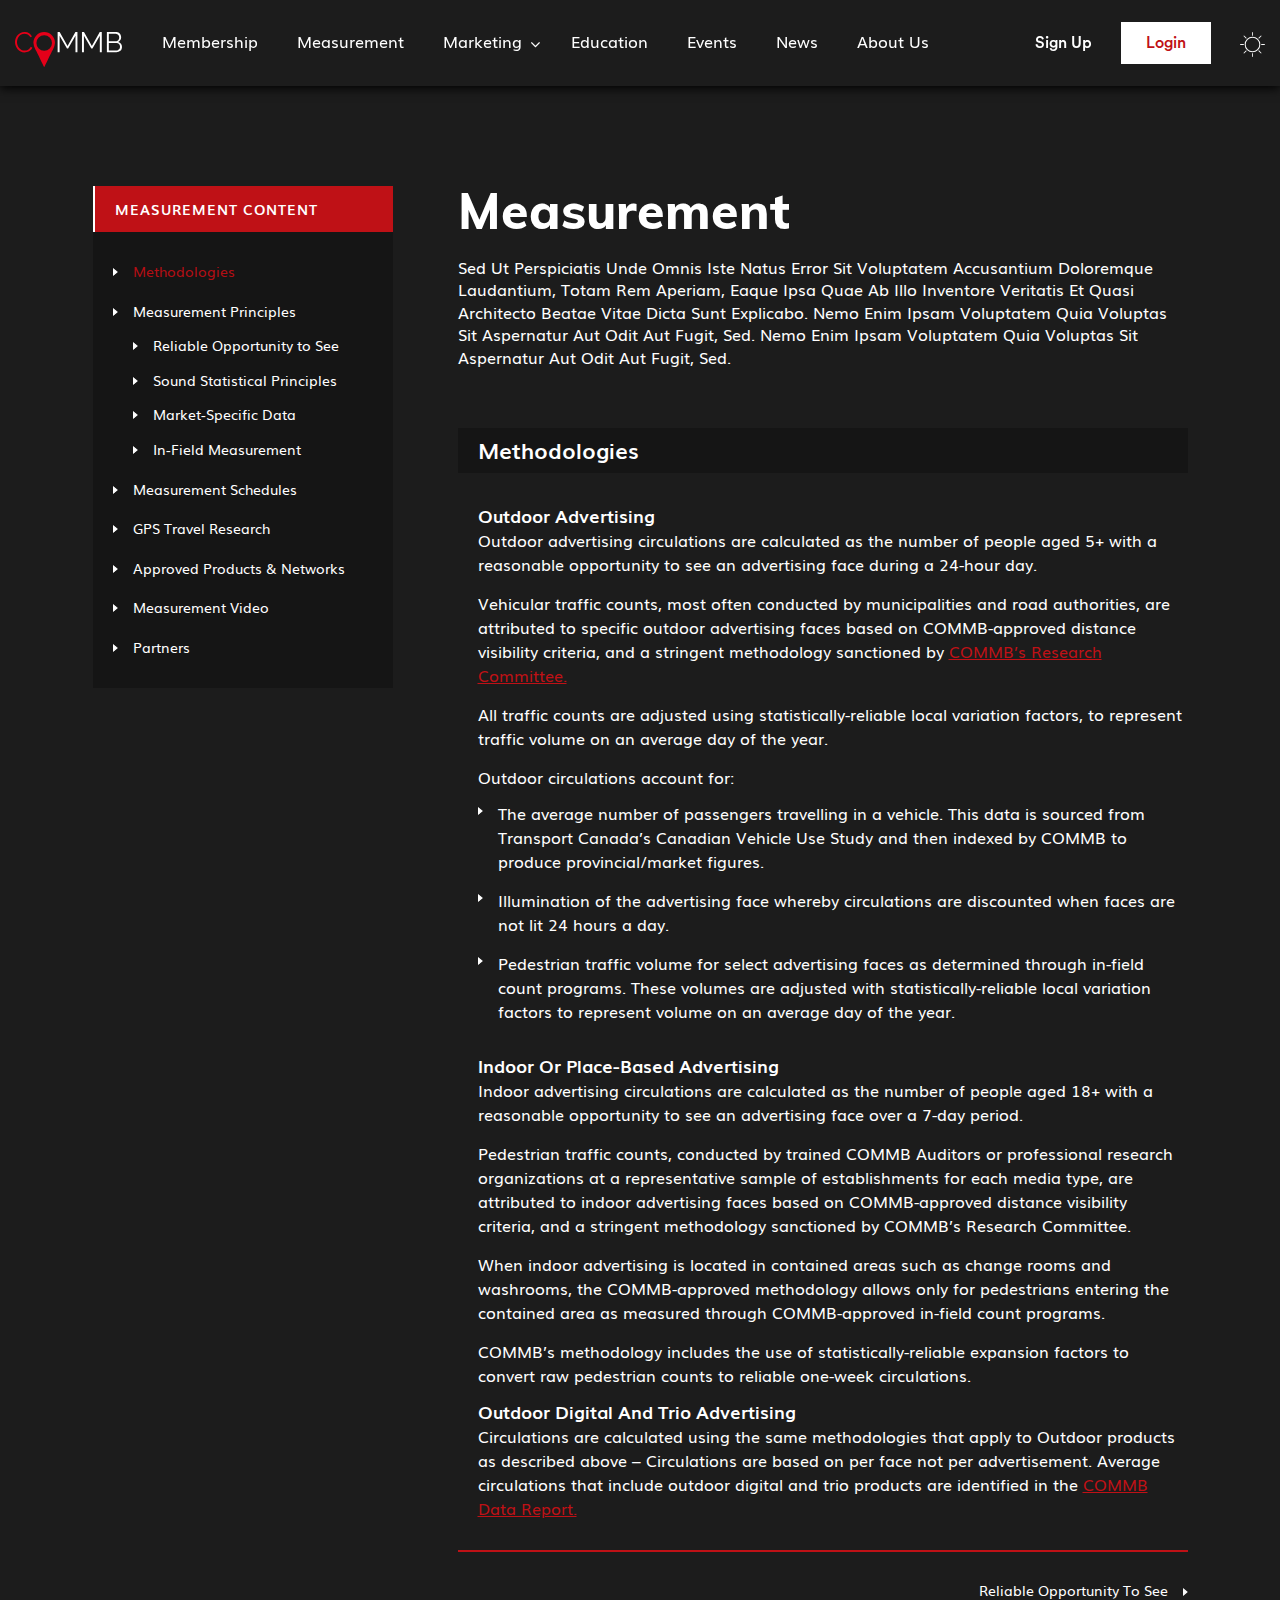
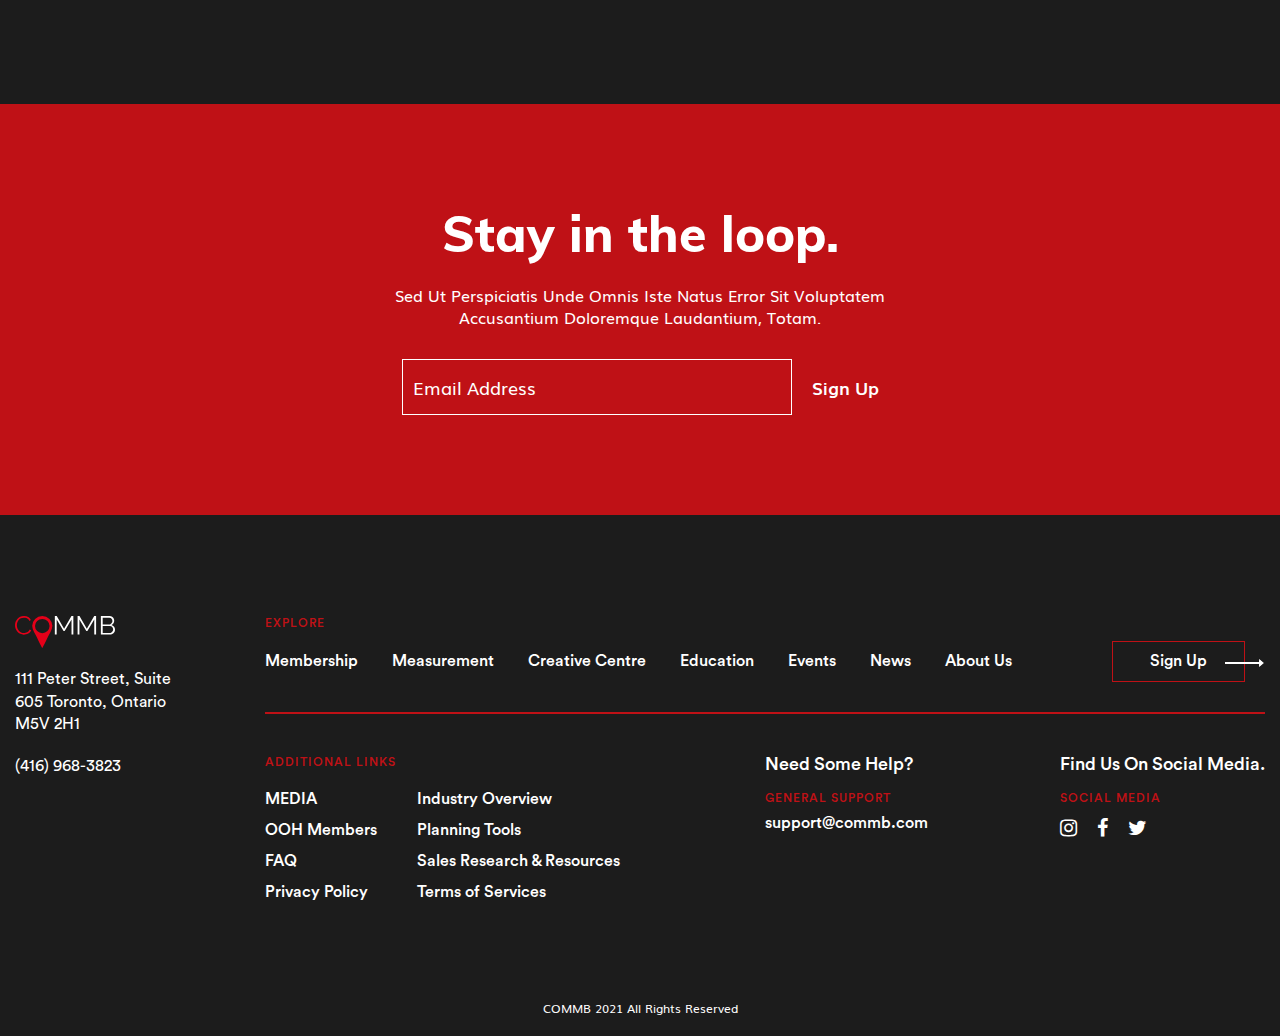
<file: measurement.html>
<!doctype html>
<html dir="ltr" lang="en-US">
<head>
    <title>COMMB - Measurement Page</title>

    <link type="image/x-icon" rel="shortcut icon" href="assets/image/favicon.png" />
    <!-- Required meta tags -->
    <meta charset="UTF-8" />
    <meta name="HandheldFriendly" content="true">
    <meta name="viewport" content="width=device-width, user-scalable=no" />

    <meta name="description" content="">
    <meta name="keywords" content="">
    <meta name="author" content="">


    <!-- Slider CSS -->
 
    <!-- FontAwesome -->
    <link rel="stylesheet" href="assets/css/font-awesome.min.css" type="text/css" />

    <link type="text/css" rel="stylesheet" href="assets/css/style.css"/>
    <link type="text/css" rel="stylesheet" href="assets/css/responsive.css"/>

</head>
<body data-tab="tab-1">
    <!-- Main Wrapper Start -->

    <div class="main-wrapper measurement_page">

    <!-- Header Start-->
    <div class="header-wrapper">
        <header>
            <div class="container">
                <div class="header-block">
                    <div class="dark_light_mode in_mobile">
                        <a href="#0"><img src="assets/image/dark-light-button.svg" alt="light"></a>
                    </div>
                    <div class="logo-hold">
                        <a href="index.html">
                            <img src="assets/image/logo.svg" alt="Logo">
                        </a>
                    </div>
    
                    <div class="menu_toggle_btn">
                        <div class="humbergur">
                            <span></span>
                            <span></span>
                            <span></span>
                        </div>
                    </div>
                    <div class="main-nav-block">
                        <div class="menu-nav">
                            <div class="menu_area">
                                <div class="menu_links">
                                    <ul>
                                        <li><a href="membership.html">Membership</a></li>
                                        <li><a href="measurement.html">Measurement</a></li>
                                        <li class="dropdown_text">
                                            <a href="#0">Marketing</a>
                                            <ul class="dropdown_menu">
                                                <li><a href="creative_center.html">Creative Center</a></li>
                                                <li><a href="creative_library.html">Creative Library</a></li>
                                                <li><a href="resources.html">Sales Resources / Research</a></li>
                                                <li><a href="casestudies.html">Case Studies</a></li>
                                                <li><a href="obie-awards.html">OOH Awards Show</a></li>
                                            </ul>
                                        </li>
                                        <li><a href="education.html">Education</a></li>
                                        <li><a href="events.html">Events</a></li>
                                        <li><a href="news-hub.html">News</a></li>
                                        <li><a href="about.html">About Us</a></li>
                                    </ul>
                                </div>
                                <div class="social_block">
                                    <ul>
                                        <li><a href="https://www.instagram.com/accounts/login/" target="_blank"><i
                                                    class="fa fa-instagram" aria-hidden="true"></i></a></li>
                                        <li><a href="https://www.facebook.com/" target="_blank"><i class="fa fa-facebook"
                                                    aria-hidden="true"></i></a></li>
                                        <li><a href="https://twitter.com/i/flow/login" target="_blank"><i
                                                    class="fa fa-twitter" aria-hidden="true"></i></a></li>
                                    </ul>
                                </div>
                            </div>
                            <div class="bottom_content">
                                <div class="">
                                    <a href="#0" class="login_btn">
                                        <span>
                                            Login
                                        </span>
                                        <span>
                                            <svg id="right-arrow" xmlns="http://www.w3.org/2000/svg" width="30.934"
                                                height="6.412" viewBox="0 0 30.934 6.412">
                                                <path id="Icon_open-arrow-left" data-name="Icon open-arrow-left"
                                                    d="M2.829,0,0,2.386,2.829,4.715V2.829H29.916V1.886H2.829Z"
                                                    transform="translate(30.313 5.557) rotate(180)" fill="#fff" />
                                                <path id="Icon_open-arrow-left_-_Outline"
                                                    data-name="Icon open-arrow-left - Outline"
                                                    d="M3.847,0V2.344H30.934V4.081H3.847V6.412L0,3.244ZM30.139,3.138H3.053V1.709L1.241,3.237,3.053,4.728V3.287H30.139Z"
                                                    transform="translate(30.934 6.412) rotate(180)" fill="#fff" />
                                            </svg>
                                        </span>
                                    </a>
                                </div>
                                <div class="sign_btn">
                                    <a href="#0">Sign Up</a>
                                </div>
                            </div>
                        </div>
                    </div>
                    <div class="login_sign_up_btn">
                        <a href="#0" class="sign_up_btn">Sign Up</a>
                        <a href="#0" class="login_btn">Login</a>
    
                        <div class="dark_light_mode">
                            <a href="#0"><img src="assets/image/dark-light-button.svg" alt="light"></a>
                        </div>
                    </div>
                    <div class="overlay_bg"></div>
                </div>
            </div>
        </header>
    </div>
    <!-- Header Close -->

        <!-- Main Content Start-->
       <div class="main_content_wrapper">
            <div class="measurement_main_section">
                <div class="container">
                    <div class="measurement_block">
                        <div class="measurement_left_col">
                            <div class="measurement_sidebar_block" id="sidebar">
                                <div class="measurement_sidebar_content">
                                    <div class="measurement_common_sidebar_div">
                                        <div class="measurement_common_title_box active">
                                            <h3>Measurement content</h3>
                                        </div>
                                    </div>
                                    <div class="measurement_common_sidebar_div">
                                        <div class="measurement_common_list_ul">
                                            <ul class="tabs">
                                                <li class="tab-link active" data-tab="tab-1"><a href="#0" class="active common_tabs_title">Methodologies</a></li>
                                                <li class="tab-link " data-tab="tab-2"><a href="#0" class=" common_tabs_title">Measurement Principles</a>
                                                    <ul>
                                                        <li><a href="#0">Reliable Opportunity to See</a></li>
                                                        <li><a href="#0">Sound Statistical Principles</a></li>
                                                        <li><a href="#0">Market-Specific Data</a></li>
                                                        <li><a href="#0">In-Field Measurement</a></li>
                                                    </ul>
                                                </li>
                                                <li class="tab-link" data-tab="tab-3"><a href="#0" class="common_tabs_title">Measurement Schedules</a></li>
                                                <li class="tab-link" data-tab="tab-4"><a href="#0" class="common_tabs_title">GPS Travel Research</a></li>
                                                <li class="tab-link" data-tab="tab-5"><a href="#0" class="common_tabs_title">Approved Products & Networks</a></li>
                                                <li class="tab-link" data-tab="tab-6"><a href="#0" class="common_tabs_title">Measurement Video</a></li>
                                                <li class="tab-link" data-tab="tab-7"><a href="#0" class="common_tabs_title">Partners</a></li>
                                            </ul>
                                        </div>
                                    </div>
                                </div>
                            </div>
                        </div>


                        <div class="measurement_right_col resources_right_col cm_right_content">


                            <div class="planning_tools_right_content">
                                <div class="measurement_info_content_block">
                                    <div class="measurement_info_title">
                                        <h1>Measurement</h1>
                                    </div>
                                    <div class="common_desc">
                                        <p>Sed Ut Perspiciatis Unde Omnis Iste Natus Error Sit Voluptatem Accusantium Doloremque Laudantium, Totam Rem Aperiam, Eaque Ipsa Quae Ab Illo Inventore Veritatis Et Quasi Architecto Beatae Vitae Dicta Sunt Explicabo. Nemo Enim Ipsam Voluptatem Quia Voluptas Sit Aspernatur Aut Odit Aut Fugit, Sed. Nemo Enim Ipsam Voluptatem Quia Voluptas Sit Aspernatur Aut Odit Aut Fugit, Sed.</p>
                                    </div>

                                    <!-- Tab List Start -->
                                        
                                    <div class="tabs_data">
                                        <div class="tab-content active" id="tab-1">
                                            <div class="commb_data_report">
                                                <p class="#0">Methodologies</p>
                                            </div>
                                            <div class="measurement_ooh_data cm_tab_pad">
                                                <div class="measurement_section_title">Outdoor Advertising</div>
                                                <div class="measurement_section_desc">Outdoor advertising circulations are calculated as the number of people aged 5+ with a reasonable opportunity to see an advertising face during a 24-hour day.</div>
                                                <div class="measurement_section_desc">Vehicular traffic counts, most often conducted by municipalities and road authorities, are attributed to specific outdoor advertising faces based on COMMB-approved distance visibility criteria, and a stringent methodology sanctioned by <a href="#0">COMMB’s Research Committee.</a></div>
                                                <div class="measurement_section_desc">All traffic counts are adjusted using statistically-reliable local variation factors, to represent traffic volume on an average day of the year.</div>
                                                <div class="measurement_section_desc measurement_outdoor_circulations">Outdoor circulations account for:</div>
                                            </div>
                                            <div class="measurement_average_number cm_tab_pad">
                                                <ul>
                                                    <li><p>The average number of passengers travelling in a vehicle. This data is sourced from Transport Canada’s Canadian Vehicle Use Study and then indexed by COMMB to produce provincial/market figures.</p></li>
                                                    <li><p>Illumination of the advertising face whereby circulations are discounted when faces are not lit 24 hours a day.</p></li>
                                                    <li><p>Pedestrian traffic volume for select advertising faces as determined through in-field count programs. These volumes are adjusted with statistically-reliable local variation factors to represent volume on an average day of the year.</p></li>        
                                                </ul>
                                            </div>

                                            <div class="measurement_ooh_data cm_tab_pad">
                                                <div class="measurement_section_title">Indoor Or Place-Based Advertising</div>
                                                <div class="measurement_section_desc">Indoor advertising circulations are calculated as the number of people aged 18+ with a reasonable opportunity to see an advertising face over a 7-day period.</div>
                                                <div class="measurement_section_desc">Pedestrian traffic counts, conducted by trained COMMB Auditors or professional research organizations at a representative sample of establishments for each media type, are attributed to indoor advertising faces based on COMMB-approved distance visibility criteria, and a stringent methodology sanctioned by COMMB’s Research Committee.</div>
                                                <div class="measurement_section_desc">When indoor advertising is located in contained areas such as change rooms and washrooms, the COMMB-approved methodology allows only for pedestrians entering the contained area as measured through COMMB-approved in-field count programs.</div>
                                                <div class="measurement_section_desc measurement_outdoor_circulations">COMMB’s methodology includes the use of statistically-reliable expansion factors to convert raw pedestrian counts to reliable one-week circulations.</div>
                                            </div>

                                            <div class="measurement_ooh_data cm_tab_pad">
                                                <div class="measurement_section_title">Outdoor Digital And Trio Advertising</div>
                                                <div class="measurement_section_desc measurement_pb-0">Circulations are calculated using the same methodologies that apply to Outdoor products as described above – Circulations are based on per face not per advertisement. Average circulations that include outdoor digital and trio products are identified in the <a href="#0">COMMB Data Report.</a></div>
                                            </div>  
                                        </div>

                                        <div class="tab-content" id="tab-2">
                                            <div class="commb_data_report">
                                                <p class="#0">Measurement Principles</p>
                                            </div>
                                            <div class="measurement_average_number">
                                                <ul>
                                                    <li><p>The average number of passengers travelling in a vehicle. This data is sourced from Transport Canada’s Canadian Vehicle Use Study and then indexed by COMMB to produce provincial/market figures.</p></li>
                                                    <li><p>Illumination of the advertising face whereby circulations are discounted when faces are not lit 24 hours a day.</p></li>
                                                    <li><p>Pedestrian traffic volume for select advertising faces as determined through in-field count programs. These volumes are adjusted with statistically-reliable local variation factors to represent volume on an average day of the year.</p></li>        
                                                </ul>
                                            </div>
                                        </div>

                                        <div class="tab-content" id="tab-3">
                                            <div class="commb_data_report">
                                                <p class="#0">Measurement Schedules</p>
                                            </div>
                                            
                                            <div class="measurement_ooh_data cm_tab_pad">
                                                <div class="measurement_section_title">Indoor Or Place-Based Advertising</div>
                                                <div class="measurement_section_desc">Indoor advertising circulations are calculated as the number of people aged 18+ with a reasonable opportunity to see an advertising face over a 7-day period.</div>
                                                <div class="measurement_section_desc">Pedestrian traffic counts, conducted by trained COMMB Auditors or professional research organizations at a representative sample of establishments for each media type, are attributed to indoor advertising faces based on COMMB-approved distance visibility criteria, and a stringent methodology sanctioned by COMMB’s Research Committee.</div>
                                                <div class="measurement_section_desc">When indoor advertising is located in contained areas such as change rooms and washrooms, the COMMB-approved methodology allows only for pedestrians entering the contained area as measured through COMMB-approved in-field count programs.</div>
                                                <div class="measurement_section_desc measurement_outdoor_circulations">COMMB’s methodology includes the use of statistically-reliable expansion factors to convert raw pedestrian counts to reliable one-week circulations.</div>
                                            </div>  
                                        </div>

                                        <div class="tab-content" id="tab-4">
                                            <div class="commb_data_report">
                                                <p class="#0">GPS Travel Research</p>
                                            </div>

                                            <div class="measurement_ooh_data cm_tab_pad">
                                                <div class="measurement_section_title">Outdoor Digital And Trio Advertising</div>
                                                <div class="measurement_section_desc measurement_pb-0">Circulations are calculated using the same methodologies that apply to Outdoor products as described above – Circulations are based on per face not per advertisement. Average circulations that include outdoor digital and trio products are identified in the <a href="#0">COMMB Data Report.</a></div>
                                            </div>  
                                        </div>

                                        <div class="tab-content" id="tab-5">
                                            <div class="commb_data_report">
                                                <p class="#0">Approved Products & Networks</p>
                                            </div>
                                            <div class="measurement_ooh_data cm_tab_pad">
                                                <div class="measurement_section_title">Outdoor Advertising</div>
                                                <div class="measurement_section_desc">Outdoor advertising circulations are calculated as the number of people aged 5+ with a reasonable opportunity to see an advertising face during a 24-hour day.</div>
                                                <div class="measurement_section_desc">Vehicular traffic counts, most often conducted by municipalities and road authorities, are attributed to specific outdoor advertising faces based on COMMB-approved distance visibility criteria, and a stringent methodology sanctioned by <a href="#0">COMMB’s Research Committee.</a></div>
                                                <div class="measurement_section_desc">All traffic counts are adjusted using statistically-reliable local variation factors, to represent traffic volume on an average day of the year.</div>
                                                <div class="measurement_section_desc measurement_outdoor_circulations">Outdoor circulations account for:</div>
                                            </div>
                                        </div>

                                        <div class="tab-content" id="tab-6">
                                            <div class="commb_data_report">
                                                <p class="#0">Measurement Video</p>
                                            </div>
                                            <div class="measurement_average_number">
                                                <ul>
                                                    <li><p>The average number of passengers travelling in a vehicle. This data is sourced from Transport Canada’s Canadian Vehicle Use Study and then indexed by COMMB to produce provincial/market figures.</p></li>
                                                    <li><p>Illumination of the advertising face whereby circulations are discounted when faces are not lit 24 hours a day.</p></li>
                                                    <li><p>Pedestrian traffic volume for select advertising faces as determined through in-field count programs. These volumes are adjusted with statistically-reliable local variation factors to represent volume on an average day of the year.</p></li>        
                                                </ul>
                                            </div>
                                        </div>

                                        <div class="tab-content" id="tab-7">
                                            <div class="commb_data_report">
                                                <p class="#0">Partners</p>
                                            </div>
                                            
                                            <div class="measurement_ooh_data cm_tab_pad">
                                                <div class="measurement_section_title">Indoor Or Place-Based Advertising</div>
                                                <div class="measurement_section_desc">Indoor advertising circulations are calculated as the number of people aged 18+ with a reasonable opportunity to see an advertising face over a 7-day period.</div>
                                                <div class="measurement_section_desc">Pedestrian traffic counts, conducted by trained COMMB Auditors or professional research organizations at a representative sample of establishments for each media type, are attributed to indoor advertising faces based on COMMB-approved distance visibility criteria, and a stringent methodology sanctioned by COMMB’s Research Committee.</div>
                                                <div class="measurement_section_desc">When indoor advertising is located in contained areas such as change rooms and washrooms, the COMMB-approved methodology allows only for pedestrians entering the contained area as measured through COMMB-approved in-field count programs.</div>
                                                <div class="measurement_section_desc measurement_outdoor_circulations">COMMB’s methodology includes the use of statistically-reliable expansion factors to convert raw pedestrian counts to reliable one-week circulations.</div>
                                            </div>  
                                        </div>
                                    </div>
                                    <!-- Tab List End -->
                                </div>
                            </div>

                            <div class="planning_navigator">
                                <a href="#0" class="navigator_text"></a>
                                <div class="planning_left_arrow">
                                    <svg xmlns="http://www.w3.org/2000/svg" width="4.842" height="8.071" viewBox="0 0 4.842 8.071">
                                        <g id="right-arrow" transform="translate(-1226.939 -692.432)">
                                        <path id="Icon_open-arrow-left" data-name="Icon open-arrow-left" d="M3.561,0,0,3,3.561,5.935V0Z" transform="translate(1231 699.427) rotate(180)" fill="#f8f8f8"></path>
                                        <path id="Icon_open-arrow-left_-_Outline" data-name="Icon open-arrow-left - Outline" d="M4.061-1.076V6.995L-.781,3.008Zm-1,3.95v-1.8L.781,3l2.28,1.877v-2Z" transform="translate(1231 699.427) rotate(180)" fill="#f8f8f8"></path>
                                        </g>
                                    </svg>
                                </div>
                                <a href="#0">Reliable Opportunity To See 
                                    <div class="planning_right_arrow">
                                        <svg xmlns="http://www.w3.org/2000/svg" width="4.842" height="8.071" viewBox="0 0 4.842 8.071">
                                            <g id="right-arrow" transform="translate(-1226.939 -692.432)">
                                            <path id="Icon_open-arrow-left" data-name="Icon open-arrow-left" d="M3.561,0,0,3,3.561,5.935V0Z" transform="translate(1231 699.427) rotate(180)" fill="#f8f8f8"></path>
                                            <path id="Icon_open-arrow-left_-_Outline" data-name="Icon open-arrow-left - Outline" d="M4.061-1.076V6.995L-.781,3.008Zm-1,3.95v-1.8L.781,3l2.28,1.877v-2Z" transform="translate(1231 699.427) rotate(180)" fill="#f8f8f8"></path>
                                            </g>
                                        </svg>
                                    </div>
                                </a>
                            </div>
                        </div>
                    </div>
                </div>
            </div>

            <div class="common_stay_in_section" id="footer">
                <div class="container">
                    <div class="stay_in_content_block">
                        <h3>Stay in the loop.</h3>
                        <p>Sed Ut Perspiciatis Unde Omnis Iste Natus Error Sit Voluptatem Accusantium Doloremque Laudantium, Totam.</p>

                        <div class="stay_in_input_box">
                            <div class="input_filed">
                                <input type="text" placeholder="Email Address">
                            </div>
                            <button type="button" class="stay_signup_btn">Sign Up</button>
                        </div>
                    </div>
                </div>
            </div>
       </div>
        <!-- Main Content Close -->

        <!-- Footer Start -->
        <div class="footer_wrapper">
            <div class="container">
                <div class="footer_block">
                    <div class="footer_col_1">
                        <div class="footer_left_content">
                            <div class="footer_logo">
                                <a href="index.html">
                                    <img src="assets/image/logo.svg" alt="Logo">
                                </a>
                            </div>
                            <div class="footer_address">
                                <p>111 Peter Street, Suite 605 Toronto, Ontario<br> M5V 2H1</p>
                            </div>
                            <div class="footer_phone">
                                <a href="tel:4169683823">(416) 968-3823</a>
                            </div>
                        </div>
                    </div>
                    <div class="footer_col_2">
                        <div class="footer_right_content">
                            <div class="commn_footer_label">
                                <p>EXPLORE</p>
                            </div>
                            <div class="footer_explore_menu">
                                 <ul>
                                     <li><a href="measurement.html">Membership</a></li>
                                     <li><a href="measurement.html">Measurement</a></li>
                                     <li><a href="creative_center.html">Creative Centre</a></li>
                                     <li><a href="education.html">Education</a></li>
                                     <li><a href="events.html">Events</a></li>
                                     <li><a href="news-hub.html">News</a></li>
                                     <li><a href="about.html">About Us</a></li>
                                 </ul>
                                 <div class="common_section_btn">
                                     <a href="#0" class="common_btn">
                                         Sign Up
                                         <svg id="right-arrow" xmlns="http://www.w3.org/2000/svg" width="38.938" height="8.071" viewBox="0 0 38.938 8.071">
                                             <path  data-name="Icon open-arrow-left" d="M3.561,0,0,3,3.561,5.935V3.561h34.1V2.374H3.561Z" transform="translate(38.156 6.995) rotate(180)" fill="#fff"/>
                                             <path  data-name="Icon open-arrow-left - Outline" d="M4.842,0V2.95h34.1V5.137H4.842V8.071L0,4.084Zm33.1,3.95H3.842v-1.8L1.562,4.074l2.28,1.877V4.137h34.1Z" transform="translate(38.938 8.071) rotate(180)" fill="#fff"/>
                                         </svg>
                                     </a>
                                 </div>
                            </div>
 
                            <div class="need_some_help_block">
                                <div class="additional_links">
                                 <span class="commn_footer_label">
                                     <p>Additional Links</p>
                                 </span>
                                 <div class="additional_block">
                                     <ul>
                                          <li><a href="#0">MEDIA</a></li>
                                          <li><a href="#0">OOH Members</a></li>
                                          <li><a href="#0">FAQ</a></li>
                                          <li><a href="#0">Privacy Policy</a></li>
                                     </ul>
                                      <ul>
                                          <li><a href="#0">Industry Overview</a></li>
                                          <li><a href="#0">Planning Tools</a></li>
                                          <li><a href="#0">Sales Research & Resources</a></li>
                                          <li><a href="#0">Terms of Services</a></li>
                                      </ul>
                                 </div>
                                </div>
                                <div class="additional_last_block">
                                    <div class="need_some_col">
                                        <div class="need_some_content">
                                            <h3 class="need_common_title">Need Some Help?</h3>
                                            <div class="commn_footer_label">
                                                 <p>general support</p>
                                             </div>
                                             <div class="supprt_email">
                                                 <a href="mailto:support@commb.com">support@commb.com</a>
                                             </div>
                                        </div>
                                    </div>
                                    <div class="find_us_col">
                                        <div class="find_us_content">
                                             <h3 class="need_common_title">Find Us On Social Media.</h3>
                                             <div class="commn_footer_label">
                                                 <p>social media</p>
                                             </div>
                                             <ul>
                                                 <li><a href="https://www.instagram.com/accounts/login/" target="_blank"><i class="fa fa-instagram" aria-hidden="true"></i></a></li>
                                                 <li><a href="https://www.facebook.com/" target="_blank"><i class="fa fa-facebook" aria-hidden="true"></i></a></li>
                                                 <li><a href="https://twitter.com/i/flow/login" target="_blank"><i class="fa fa-twitter" aria-hidden="true"></i></a></li>
                                             </ul>
                                        </div>
                                    </div>
                                </div>
                            </div>
                        </div>
                    </div>
                </div>
                <div class="copyright_block">
                    <p>COMMB 2021 All Rights Reserved</p>
                </div>
            </div>
         </div>
         <!-- Footer Close -->
    </div>
    <!-- Main Wrapper Close -->
    
   

    <!-- Optional JavaScript -->
    <!-- jQuery first, then Popper.js, then Bootstrap JS -->
    <script src="assets/js/jquery3.5.1.min.js"></script>
    <script src="assets/js/custom.js"></script>

    <script>
        //Read More Less Js
        $('.moreless_button').click(function() {
            // unsere slider section more-contain slidetoggle
            $(this).parents('.lorne_text').find('.moretext').slideToggle();

            if ($(this).find('span').text() == "Read Less") {
                $(this).find('span').text("Read More")
                $(this).removeClass('active');

            } else {
                $(this).find('span').text("Read Less");
                $(this).addClass('active');
            }
        });
        
        
    </script>
</body>
</html>
</file>
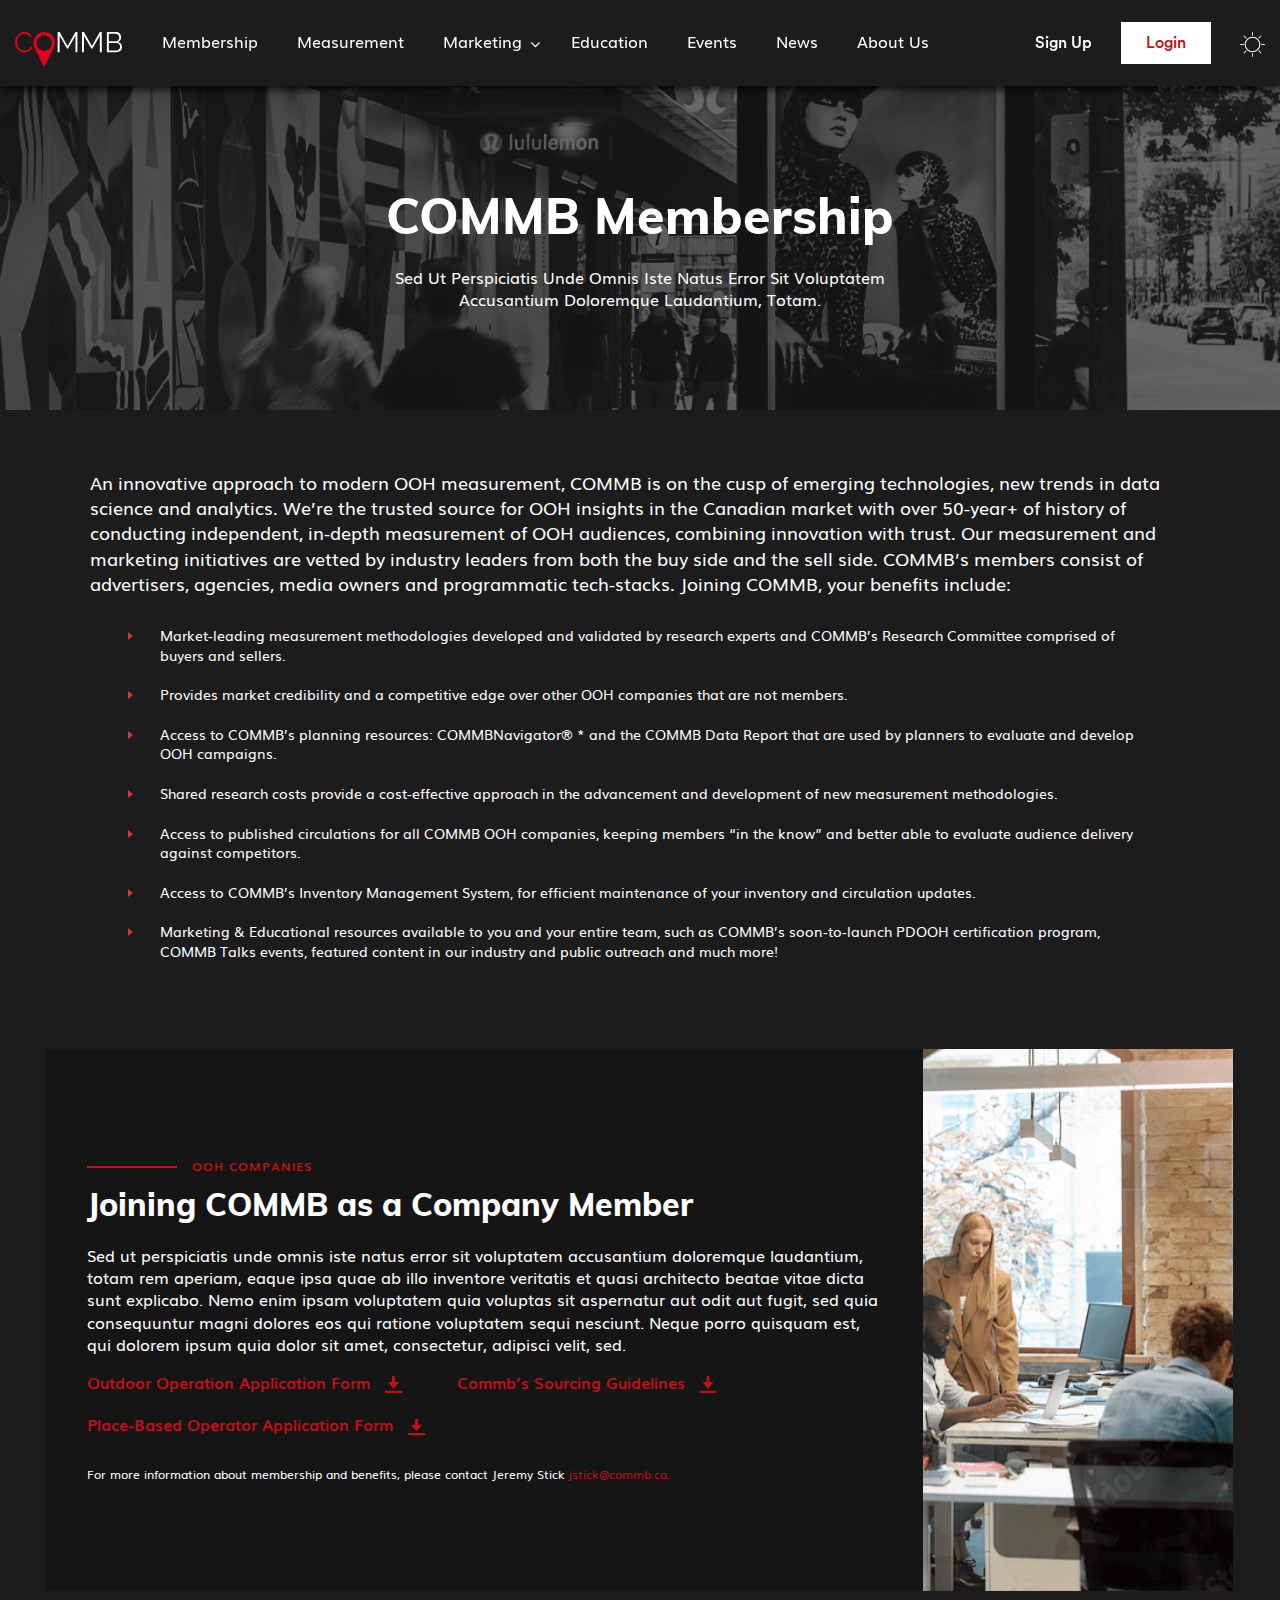
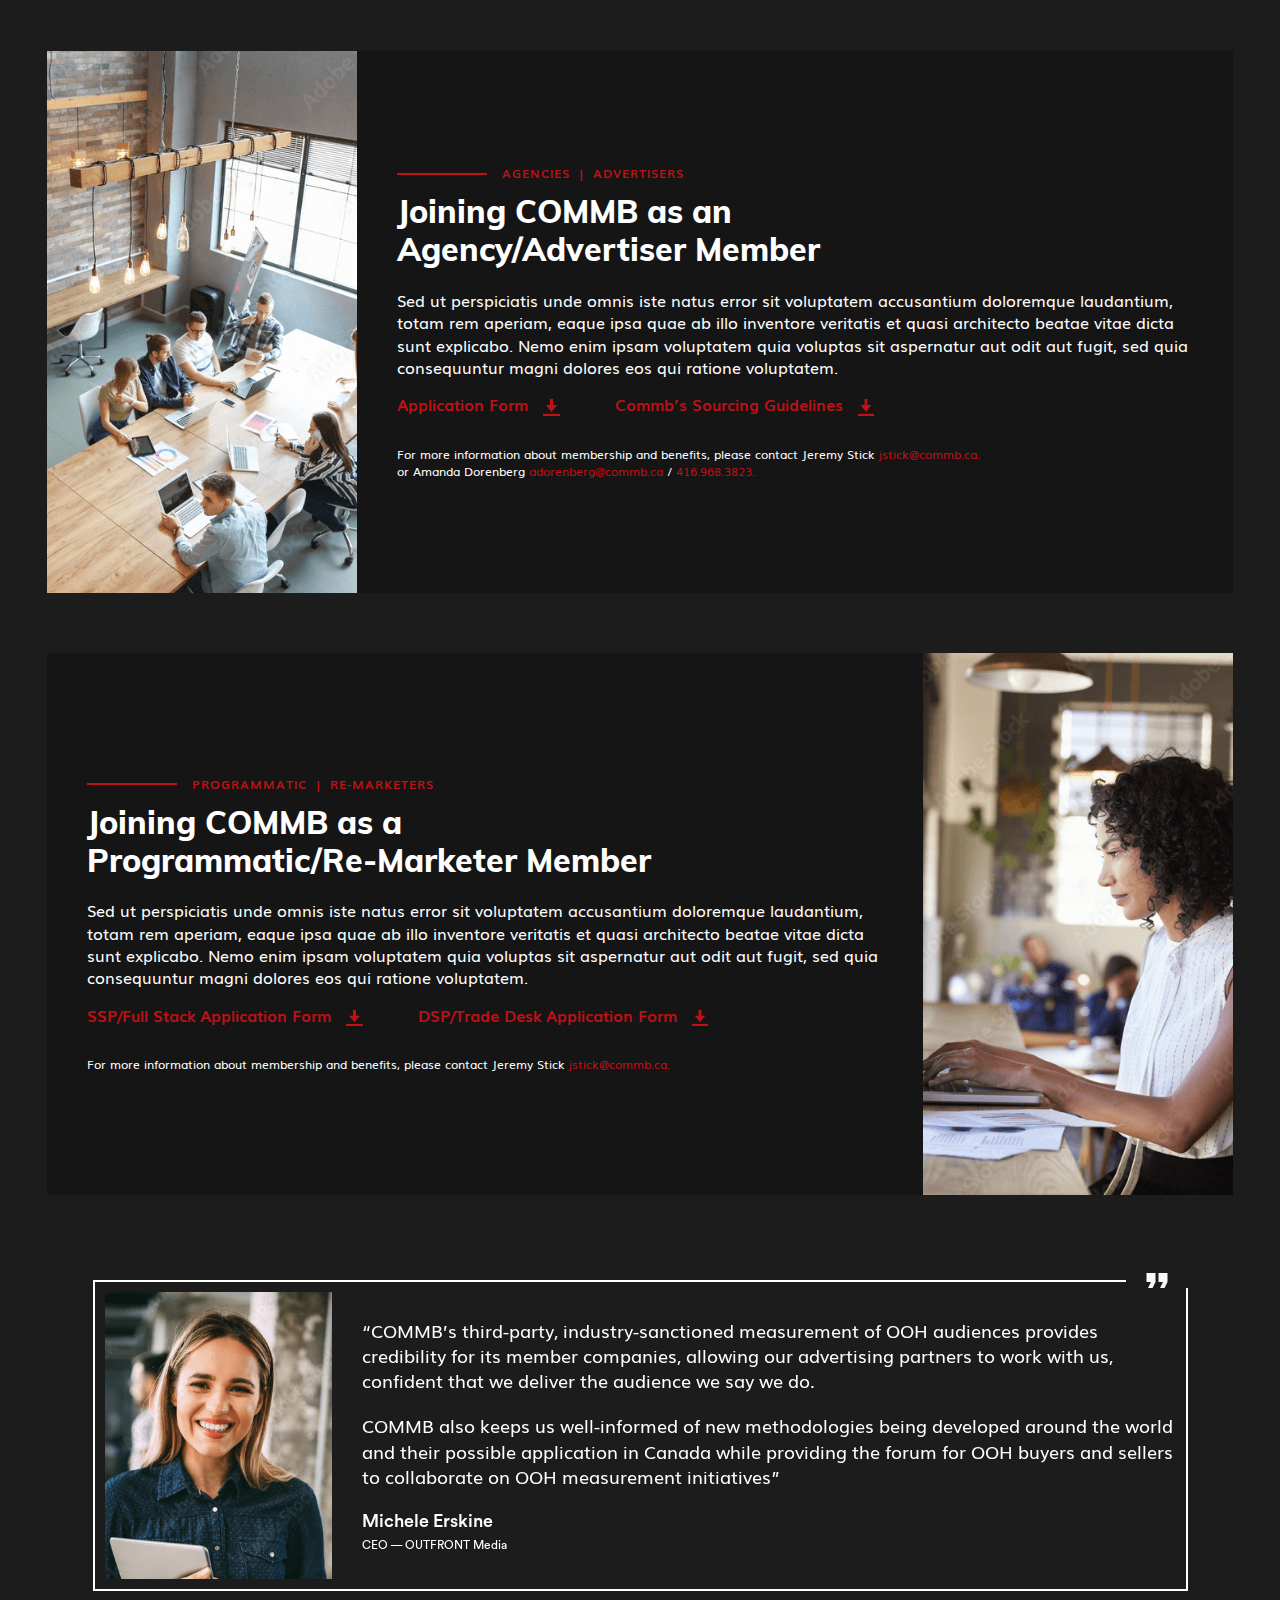
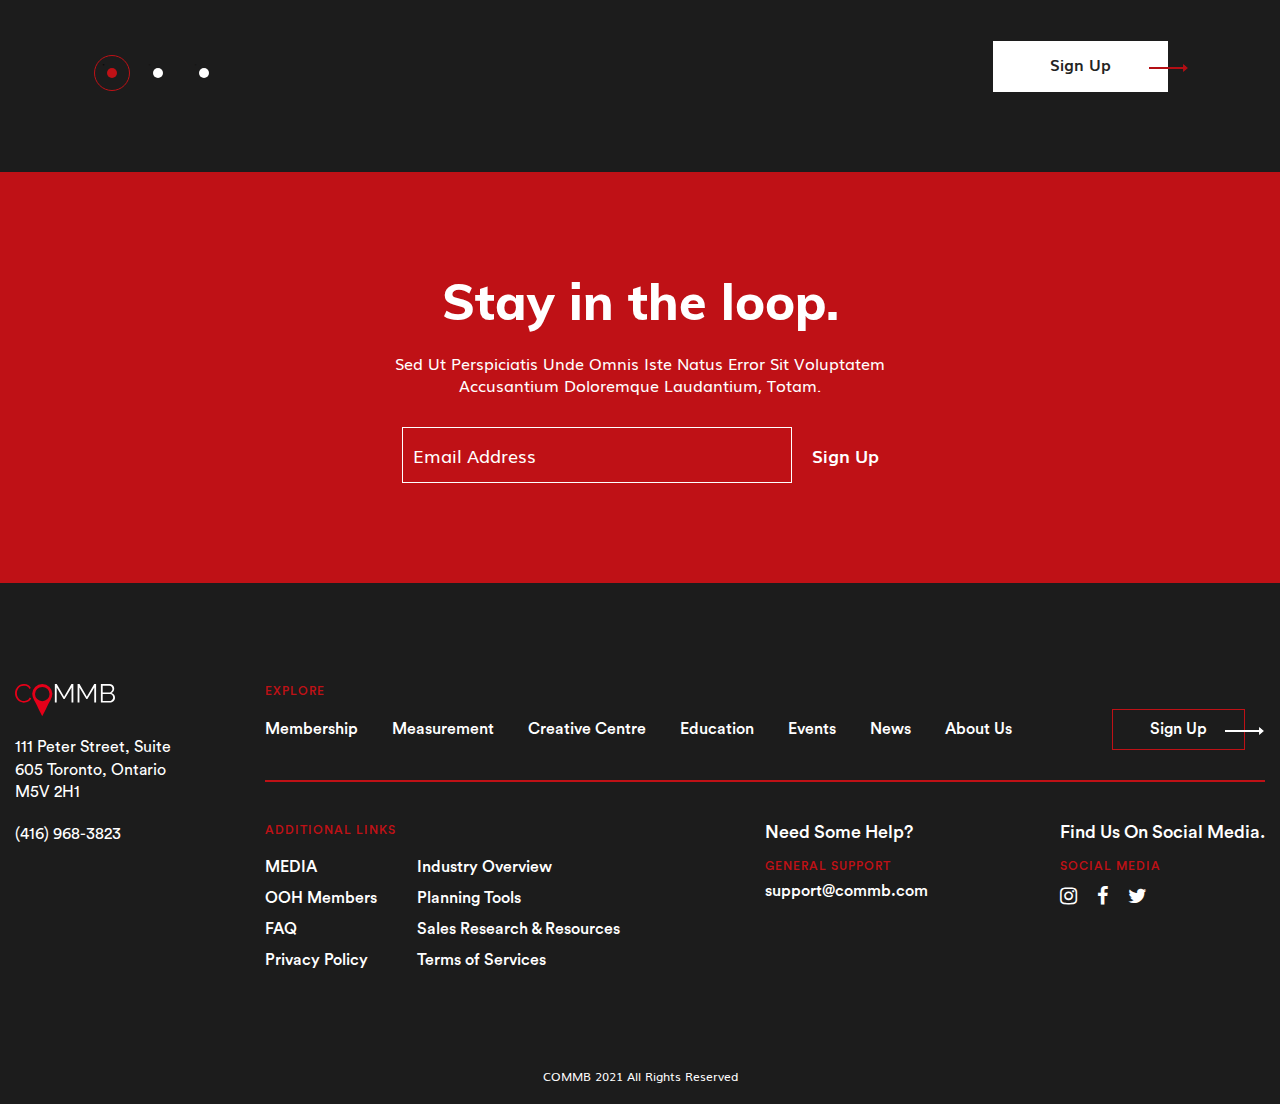
<file: membership.html>
<!doctype html>
<html dir="ltr" lang="en-US">
<head>
    <title>COMMB - Membership Page</title>
    <link type="image/x-icon" rel="shortcut icon" href="assets/image/favicon.png" />
    <!-- Required meta tags -->
    <meta charset="UTF-8" />
    <meta name="HandheldFriendly" content="true">
    <meta name="viewport" content="width=device-width, user-scalable=no" />

    <meta name="description" content="">
    <meta name="keywords" content="">
    <meta name="author" content="">

    <!-- Slick CSS -->
    <link rel="stylesheet" href="assets/css/slick.css">
    <link rel="stylesheet" href="assets/css/slick-theme.css">

    <!-- FontAwesome -->
    <link rel="stylesheet" href="assets/css/font-awesome.min.css" type="text/css" />

    <!-- Custom CSS -->
    <link type="text/css" rel="stylesheet" href="assets/css/style.css"/>
    <link type="text/css" rel="stylesheet" href="assets/css/responsive.css"/>


</head>
<body>
    <!-- Main Wrapper Start -->
    <div class="main-wrapper">
    <!-- Header Start-->
    <div class="header-wrapper">
        <header>
            <div class="container">
                <div class="header-block">
                    <div class="dark_light_mode in_mobile">
                        <a href="#0"><img src="assets/image/dark-light-button.svg" alt="light"></a>
                    </div>
                    <div class="logo-hold">
                        <a href="index.html">
                            <img src="assets/image/logo.svg" alt="Logo">
                        </a>
                    </div>
    
                    <div class="menu_toggle_btn">
                        <div class="humbergur">
                            <span></span>
                            <span></span>
                            <span></span>
                        </div>
                    </div>
                    <div class="main-nav-block">
                        <div class="menu-nav">
                            <div class="menu_area">
                                <div class="menu_links">
                                    <ul>
                                        <li><a href="membership.html">Membership</a></li>
                                        <li><a href="measurement.html">Measurement</a></li>
                                        <li class="dropdown_text">
                                            <a href="#0">Marketing</a>
                                            <ul class="dropdown_menu">
                                                <li><a href="creative_center.html">Creative Center</a></li>
                                                <li><a href="creative_library.html">Creative Library</a></li>
                                                <li><a href="resources.html">Sales Resources / Research</a></li>
                                                <li><a href="casestudies.html">Case Studies</a></li>
                                                <li><a href="obie-awards.html">OOH Awards Show</a></li>
                                            </ul>
                                        </li>
                                        <li><a href="education.html">Education</a></li>
                                        <li><a href="events.html">Events</a></li>
                                        <li><a href="news-hub.html">News</a></li>
                                        <li><a href="about.html">About Us</a></li>
                                    </ul>
                                </div>
                                <div class="social_block">
                                    <ul>
                                        <li><a href="https://www.instagram.com/accounts/login/" target="_blank"><i
                                                    class="fa fa-instagram" aria-hidden="true"></i></a></li>
                                        <li><a href="https://www.facebook.com/" target="_blank"><i class="fa fa-facebook"
                                                    aria-hidden="true"></i></a></li>
                                        <li><a href="https://twitter.com/i/flow/login" target="_blank"><i
                                                    class="fa fa-twitter" aria-hidden="true"></i></a></li>
                                    </ul>
                                </div>
                            </div>
                            <div class="bottom_content">
                                <div class="">
                                    <a href="#0" class="login_btn">
                                        <span>
                                            Login
                                        </span>
                                        <span>
                                            <svg id="right-arrow" xmlns="http://www.w3.org/2000/svg" width="30.934"
                                                height="6.412" viewBox="0 0 30.934 6.412">
                                                <path id="Icon_open-arrow-left" data-name="Icon open-arrow-left"
                                                    d="M2.829,0,0,2.386,2.829,4.715V2.829H29.916V1.886H2.829Z"
                                                    transform="translate(30.313 5.557) rotate(180)" fill="#fff" />
                                                <path id="Icon_open-arrow-left_-_Outline"
                                                    data-name="Icon open-arrow-left - Outline"
                                                    d="M3.847,0V2.344H30.934V4.081H3.847V6.412L0,3.244ZM30.139,3.138H3.053V1.709L1.241,3.237,3.053,4.728V3.287H30.139Z"
                                                    transform="translate(30.934 6.412) rotate(180)" fill="#fff" />
                                            </svg>
                                        </span>
                                    </a>
                                </div>
                                <div class="sign_btn">
                                    <a href="#0">Sign Up</a>
                                </div>
                            </div>
                        </div>
                    </div>
                    <div class="login_sign_up_btn">
                        <a href="#0" class="sign_up_btn">Sign Up</a>
                        <a href="#0" class="login_btn">Login</a>
    
                        <div class="dark_light_mode">
                            <a href="#0"><img src="assets/image/dark-light-button.svg" alt="light"></a>
                        </div>
                    </div>
                    <div class="overlay_bg"></div>
                </div>
            </div>
        </header>
    </div>
    <!-- Header Close -->

        <!-- Main Content Start-->
       <div class="main_content_wrapper membership_page">

            <!-- Common Banner Section Start -->
            <div class="common_banner_section">
                <div class="container">
                    <div class="banner_center_section">
                        <h1>COMMB Membership</h1>
                        <div class="banner_info">
                            <p>Sed Ut Perspiciatis Unde Omnis Iste Natus Error Sit Voluptatem Accusantium Doloremque Laudantium, Totam.</p>
                        </div>
                    </div>
                </div>
            </div>
            <!-- Common Banner Section End -->

            <!-- Man Date Section Start -->
            <div class="mandate_section">
                <div class="container">
                    <div class="mandate_block">
                        <div class="mandate_data">
                            <div class="mandate_inner_data">
                                <p>An innovative approach to modern OOH measurement, COMMB is on the cusp of emerging technologies, new trends in data
                                science and analytics. We’re the trusted source for OOH insights in the Canadian market with over 50-year+ of history of
                                conducting independent, in-depth measurement of OOH audiences, combining innovation with trust. Our measurement and
                                marketing initiatives are vetted by industry leaders from both the buy side and the sell side. COMMB’s members consist
                                of advertisers, agencies, media owners and programmatic tech-stacks. Joining COMMB, your benefits include:</p>
                            </div>
                            <div class="mandate_list">
                                <ul>
                                    <li> Market-leading measurement methodologies developed and validated by research experts and COMMB’s Research Committee
                                    comprised of buyers and sellers.</li>
                                    <li>Provides market credibility and a competitive edge over other OOH companies that are not members.</li>
                                    <li>Access to COMMB’s planning resources: COMMBNavigator® * and the COMMB Data Report that are used by planners to evaluate
                                    and develop OOH campaigns.</li>
                                    <li>Shared research costs provide a cost-effective approach in the advancement and development of new measurement
                                    methodologies.</li>
                                    <li>Access to published circulations for all COMMB OOH companies, keeping members “in the know” and better able to evaluate
                                    audience delivery against competitors.</li>
                                    <li>Access to COMMB’s Inventory Management System, for efficient maintenance of your inventory and circulation updates.</li>
                                    <li>Marketing & Educational resources available to you and your entire team, such as COMMB’s soon-to-launch PDOOH
                                    certification program, COMMB Talks events, featured content in our industry and public outreach and much more!</li>
                                </ul>
                            </div>
                        </div>
                    </div>
                </div>
               
            </div>
            <!-- Man Date Section End -->

            <!-- Joining Card Section Start -->
            <div class="joincard_section">
                <div class="container">
                    <div class="joincard_block">
                        <div class="join_card_info_block join_order">
                            <div class="jion_inner_info">
                                <div class="joincard_title">
                                    <div class="commn_title_label">
                                        <p>ooh cOMPANIES</p>
                                    </div>
                                    <div class="common_inner_title">
                                        <h3>Joining COMMB as a Company Member</h3>
                                    </div>
                                </div>
                                <div class="common_desc">
                                    <p>Sed ut perspiciatis unde omnis iste natus error sit voluptatem accusantium doloremque laudantium, totam rem aperiam,
                                    eaque ipsa quae ab illo inventore veritatis et quasi architecto beatae vitae dicta sunt explicabo. Nemo enim ipsam
                                    voluptatem quia voluptas sit aspernatur aut odit aut fugit, sed quia consequuntur magni dolores eos qui ratione
                                    voluptatem sequi nesciunt. Neque porro quisquam est, qui dolorem ipsum quia dolor sit amet, consectetur, adipisci velit,
                                    sed.</p>
                                </div>
                                <p class="link_btns"> 
                                    <a href="#0">Outdoor Operation Application Form
                                        <span>
                                            <img src="assets/image/Membership/download-icon.svg" alt="download_icon">
                                        </span>
                                    </a>
                                    <a href="#0">Commb’s Sourcing Guidelines
                                        <span>
                                            <img src="assets/image/Membership/download-icon.svg" alt="download_icon">
                                        </span>
                                    </a>
                                </p>
                                <p class="link_btns">
                                    <a href="#0">Place-Based Operator Application Form
                                        <span>
                                            <img src="assets/image/Membership/download-icon.svg" alt="download_icon">
                                        </span>
                                    </a>
                                </p>
                                <p class="email_link">For more information about membership and benefits, please contact Jeremy Stick <a href="mailto:jstick@commb.ca"> jstick@commb.ca.</a></p>
                            </div>
                        </div>
                        <div class="joincard_image_block ">
                            <a href="#0">
                                <img src="assets/image/Membership/placeholder-1.png" alt="image_placeholder">
                            </a>
                        </div>  
                    </div>
                    <div class="joincard_block">
                        <div class="joincard_image_block">
                            <a href="#0">
                                <img src="assets/image/Membership/placeholder-2.png" alt="image_placeholder">
                            </a>
                        </div>
                        <div class="join_card_info_block">
                            <div class="jion_inner_info">
                                <div class="joincard_title">
                                    <div class="commn_title_label">
                                        <p>agencies <span class="heading_bar"> | </span> advertisers</p>
                                    </div>
                                    <div class="common_inner_title">
                                        <h3>Joining COMMB as an <br>
                                        Agency/Advertiser Member</h3>
                                    </div>
                                </div>
                                <div class="common_desc">
                                    <p>Sed ut perspiciatis unde omnis iste natus error sit voluptatem accusantium doloremque laudantium, totam rem aperiam,
                                    eaque ipsa quae ab illo inventore veritatis et quasi architecto beatae vitae dicta sunt explicabo. Nemo enim ipsam
                                    voluptatem quia voluptas sit aspernatur aut odit aut fugit, sed quia consequuntur magni dolores eos qui ratione
                                    voluptatem.</p>
                                </div>
                                <p class="link_btns">
                                    <a href="#0">Application Form
                                        <span>
                                            <img src="assets/image/Membership/download-icon.svg" alt="download_icon">
                                        </span>
                                    </a>
                                    <a href="#0">Commb’s Sourcing Guidelines
                                        <span>
                                            <img src="assets/image/Membership/download-icon.svg" alt="download_icon">
                                        </span>
                                    </a>
                                </p>
                                <p class="email_link ">For more information about membership and benefits, please contact Jeremy Stick <a
                                        href="mailto:jstick@commb.ca"> jstick@commb.ca.</a>
                                </p>
                                <p class="email_link space_css">or Amanda Dorenberg <a href="mailto:adorenberg@commb.ca"> adorenberg@commb.ca</a> / <a href="tel:4169683823"> 416.968.3823.</a></p>
                            </div>
                        </div>
                    </div>
                    <div class="joincard_block">
                        <div class="join_card_info_block join_order">
                            <div class="jion_inner_info">
                                <div class="joincard_title">
                                    <div class="commn_title_label">
                                        <p>Programmatic <span class="heading_bar"> |</span> Re-Marketers</p>
                                    </div>
                                    <div class="common_inner_title">
                                        <h3>Joining COMMB as a <br>
                                        Programmatic/Re-Marketer Member</h3>
                                    </div>
                                </div>
                                <div class="common_desc">
                                    <p>Sed ut perspiciatis unde omnis iste natus error sit voluptatem accusantium doloremque laudantium, totam rem aperiam,
                                    eaque ipsa quae ab illo inventore veritatis et quasi architecto beatae vitae dicta sunt explicabo. Nemo enim ipsam
                                    voluptatem quia voluptas sit aspernatur aut odit aut fugit, sed quia consequuntur magni dolores eos qui ratione
                                    voluptatem.</p>
                                </div>
                                <p class="link_btns">
                                    <a href="#0">SSP/Full Stack Application Form
                                        <span>
                                            <img src="assets/image/Membership/download-icon.svg" alt="download_icon">
                                        </span>
                                    </a>
                                    <a href="#0">DSP/Trade Desk Application Form
                                        <span>
                                            <img src="assets/image/Membership/download-icon.svg" alt="download_icon">
                                        </span>
                                    </a>
                                </p>
                                <p class="email_link">For more information about membership and benefits, please contact Jeremy Stick <a
                                        href="mailto:jstick@commb.ca"> jstick@commb.ca.</a>
                                </p>
                            </div>
                        </div>
                        <div class="joincard_image_block ">
                            <a href="#0">
                                <img src="assets/image/Membership/placeholder-3.png" alt="image_placeholder">
                            </a>
                        </div>
                    </div>
                </div>
            </div>
            <!-- Joining Card Section End -->

            <!-- Testimonial Slider Start -->
            <div class="testimonial_section">
                <div class="container">
                    <div class="testnominal_slider">
                        <div class="testimonial_slide">
                            <div class="quote_img">
                                <img src="assets/image/Membership/quote-icon.svg" alt="quote">
                            </div>
                            <div class="test_slide_inner">
                                <div class="t_slide_image">
                                    <img src="assets/image/Membership/banner-bg.png" alt="slider">
                                </div>
                                <div class="t_slide_info">
                                    <div class="t_slide_info_inner">
                                        <p>“COMMB’s third-party, industry-sanctioned measurement of OOH audiences provides credibility for its member
                                            companies,
                                            allowing our advertising partners to work with us, confident that we deliver the audience we say we do.</p>
                                        <p>COMMB also keeps us well-informed of new methodologies being developed around the world and their possible
                                            application
                                            in Canada while providing the forum for OOH buyers and sellers to collaborate on OOH measurement initiatives”
                                        </p>
                                        <div class="nominate"> <span>Michele Erskine</span></div>
                                        <div class="nominate"><span>CEO — OUTFRONT Media</span></div>

                                    </div>  
                                </div>
                            </div> 
                        </div>
                        <div class="testimonial_slide">
                            <div class="quote_img">
                                <img src="assets/image/Membership/quote-icon.svg" alt="quote">
                            </div>
                            <div class="test_slide_inner">
                                <div class="t_slide_image">
                                    <img src="assets/image/Membership/banner-bg.png" alt="slider">
                                </div>
                                <div class="t_slide_info">
                                    <div class="t_slide_info_inner">
                                        <p>“COMMB’s third-party, industry-sanctioned measurement of OOH audiences provides credibility for its
                                            member
                                            companies,
                                            allowing our advertising partners to work with us, confident that we deliver the audience we say we
                                            do.</p>
                                        <p>COMMB also keeps us well-informed of new methodologies being developed around the world and their
                                            possible
                                            application
                                            in Canada while providing the forum for OOH buyers and sellers to collaborate on OOH measurement
                                            initiatives”
                                        </p>
                                        <div class="nominate"> <span>Michele Erskine</span></div>
                                        <div class="nominate"><span>CEO — OUTFRONT Media</span></div>
                                    </div>
                                </div>
                            </div>
                        </div>
                        <div class="testimonial_slide">
                            <div class="quote_img">
                                <img src="assets/image/Membership/quote-icon.svg" alt="quote">
                            </div>
                            <div class="test_slide_inner">
                                <div class="t_slide_image">
                                    <img src="assets/image/Membership/banner-bg.png" alt="slider">
                                </div>
                                <div class="t_slide_info">
                                    <div class="t_slide_info_inner">
                                        <p>“COMMB’s third-party, industry-sanctioned measurement of OOH audiences provides credibility for its
                                            member
                                            companies,
                                            allowing our advertising partners to work with us, confident that we deliver the audience we say we
                                            do.</p>
                                        <p>COMMB also keeps us well-informed of new methodologies being developed around the world and their
                                            possible
                                            application
                                            in Canada while providing the forum for OOH buyers and sellers to collaborate on OOH measurement
                                            initiatives”
                                        </p>
                                        <div class="nominate"> <span>Michele Erskine</span></div>
                                        <div class="nominate"><span>CEO — OUTFRONT Media</span></div>
                        
                                    </div>
                        
                                </div>
                            </div>
                        
                        
                        </div>
                    </div>
                    <div class="test_sliderbtn">
                        <div class="common_section_btn">
                            <a href="#0" class="common_btn">
                                Sign Up
                                <svg xmlns="http://www.w3.org/2000/svg" width="38.938" height="8.071" viewBox="0 0 38.938 8.071">
                                    <g id="right-arrow" transform="translate(-1192.844 -692.433)">
                                        <path id="Icon_open-arrow-left" data-name="Icon open-arrow-left"
                                            d="M3.561,0,0,3,3.561,5.935V3.561h34.1V2.374H3.561Z" transform="translate(1231 699.427) rotate(180)"
                                            fill="#232323" />
                                        <path id="Icon_open-arrow-left_-_Outline" data-name="Icon open-arrow-left - Outline"
                                            d="M4.061-1.076v2.95h34.1V4.061H4.061V6.995L-.781,3.008Zm33.1,3.95H3.061v-1.8L.781,3l2.28,1.877V3.061h34.1Z"
                                            transform="translate(1231 699.427) rotate(180)" fill="#232323" />
                                    </g>
                                </svg>

                            </a>
                        </div>
                    </div>
                </div>
            </div>
            <!-- Testimonial Slider End -->

            <!-- common Stay Section Start -->
            <div class="common_stay_in_section">
                <div class="container">
                    <div class="stay_in_content_block">
                        <h3>Stay in the loop.</h3>
                        <p>Sed Ut Perspiciatis Unde Omnis Iste Natus Error Sit Voluptatem Accusantium Doloremque Laudantium, Totam.
                        </p>
            
                        <div class="stay_in_input_box">
                            <div class="input_filed">
                                <input type="text" placeholder="Email Address">
                            </div>
                            <button type="button" class="stay_signup_btn">Sign Up</button>
                        </div>
                    </div>
                </div>
            </div>
            <!-- common Stay Section End -->

       </div>
        <!-- Main Content Close -->

        <!-- Footer Start -->
        <div class="footer_wrapper">
            <div class="container">
                <div class="footer_block">
                    <div class="footer_col_1">
                        <div class="footer_left_content">
                            <div class="footer_logo">
                                <a href="index.html">
                                    <img src="assets/image/logo.svg" alt="Logo">
                                </a>
                            </div>
                            <div class="footer_address">
                                <p>111 Peter Street, Suite 605 Toronto, Ontario<br> M5V 2H1</p>
                            </div>
                            <div class="footer_phone">
                                <a href="tel:4169683823">(416) 968-3823</a>
                            </div>
                        </div>
                    </div>
                    <div class="footer_col_2">
                        <div class="footer_right_content">
                            <div class="commn_footer_label">
                                <p>EXPLORE</p>
                            </div>
                            <div class="footer_explore_menu">
                                 <ul>
                                     <li><a href="measurement.html">Membership</a></li>
                                     <li><a href="measurement.html">Measurement</a></li>
                                     <li><a href="creative_center.html">Creative Centre</a></li>
                                     <li><a href="education.html">Education</a></li>
                                     <li><a href="events.html">Events</a></li>
                                     <li><a href="news-hub.html">News</a></li>
                                     <li><a href="about.html">About Us</a></li>
                                 </ul>
                                 <div class="common_section_btn">
                                     <a href="#0" class="common_btn">
                                         Sign Up
                                         <svg id="right-arrow" xmlns="http://www.w3.org/2000/svg" width="38.938" height="8.071" viewBox="0 0 38.938 8.071">
                                             <path  data-name="Icon open-arrow-left" d="M3.561,0,0,3,3.561,5.935V3.561h34.1V2.374H3.561Z" transform="translate(38.156 6.995) rotate(180)" fill="#fff"/>
                                             <path  data-name="Icon open-arrow-left - Outline" d="M4.842,0V2.95h34.1V5.137H4.842V8.071L0,4.084Zm33.1,3.95H3.842v-1.8L1.562,4.074l2.28,1.877V4.137h34.1Z" transform="translate(38.938 8.071) rotate(180)" fill="#fff"/>
                                         </svg>
                                     </a>
                                 </div>
                            </div>
 
                            <div class="need_some_help_block">
                                <div class="additional_links">
                                 <span class="commn_footer_label">
                                     <p>Additional Links</p>
                                 </span>
                                 <div class="additional_block">
                                     <ul>
                                          <li><a href="#0">MEDIA</a></li>
                                          <li><a href="#0">OOH Members</a></li>
                                          <li><a href="#0">FAQ</a></li>
                                          <li><a href="#0">Privacy Policy</a></li>
                                     </ul>
                                      <ul>
                                          <li><a href="#0">Industry Overview</a></li>
                                          <li><a href="#0">Planning Tools</a></li>
                                          <li><a href="#0">Sales Research & Resources</a></li>
                                          <li><a href="#0">Terms of Services</a></li>
                                      </ul>
                                 </div>
                                </div>
                                <div class="additional_last_block">
                                    <div class="need_some_col">
                                        <div class="need_some_content">
                                            <h3 class="need_common_title">Need Some Help?</h3>
                                            <div class="commn_footer_label">
                                                 <p>general support</p>
                                             </div>
                                             <div class="supprt_email">
                                                 <a href="mailto:support@commb.com">support@commb.com</a>
                                             </div>
                                        </div>
                                    </div>
                                    <div class="find_us_col">
                                        <div class="find_us_content">
                                             <h3 class="need_common_title">Find Us On Social Media.</h3>
                                             <div class="commn_footer_label">
                                                 <p>social media</p>
                                             </div>
                                             <ul>
                                                 <li><a href="https://www.instagram.com/accounts/login/" target="_blank"><i class="fa fa-instagram" aria-hidden="true"></i></a></li>
                                                 <li><a href="https://www.facebook.com/" target="_blank"><i class="fa fa-facebook" aria-hidden="true"></i></a></li>
                                                 <li><a href="https://twitter.com/i/flow/login" target="_blank"><i class="fa fa-twitter" aria-hidden="true"></i></a></li>
                                             </ul>
                                        </div>
                                    </div>
                                </div>
                            </div>
                        </div>
                    </div>
                </div>
                <div class="copyright_block">
                    <p>COMMB 2021 All Rights Reserved</p>
                </div>
            </div>
        </div>
         <!-- Footer Close -->

    </div>
    <!-- Main Wrapper Close -->

    <!-- Optional JavaScript -->
    <!-- jQuery first, then Popper.js, then Bootstrap JS -->
    <script src="assets/js/jquery3.5.1.min.js"></script>
    <script src="assets/js/slick.min.js"></script>
    <script src="assets/js/custom.js"></script>
    <script>
        // Testnominal Slider JS
        $('.testnominal_slider').slick({
            dots: true,
            infinite: false,
            speed: 300,
            arrows: false,
            slidesToShow: 1,
            slidesToScroll: 1,
            responsive: [
                {
                    breakpoint: 1024,
                    settings: {
                        slidesToShow: 1,
                        slidesToScroll: 1,
                        infinite: true,
                        dots: true
                    }
                },
                {
                    breakpoint: 600,
                    settings: {
                        slidesToShow: 1,
                        slidesToScroll: 1
                    }
                },
                {
                    breakpoint: 480,
                    settings: {
                        slidesToShow: 1,
                        slidesToScroll: 1
                    }
                }
            ]
        });
    </script>
</body>
</html>
</file>
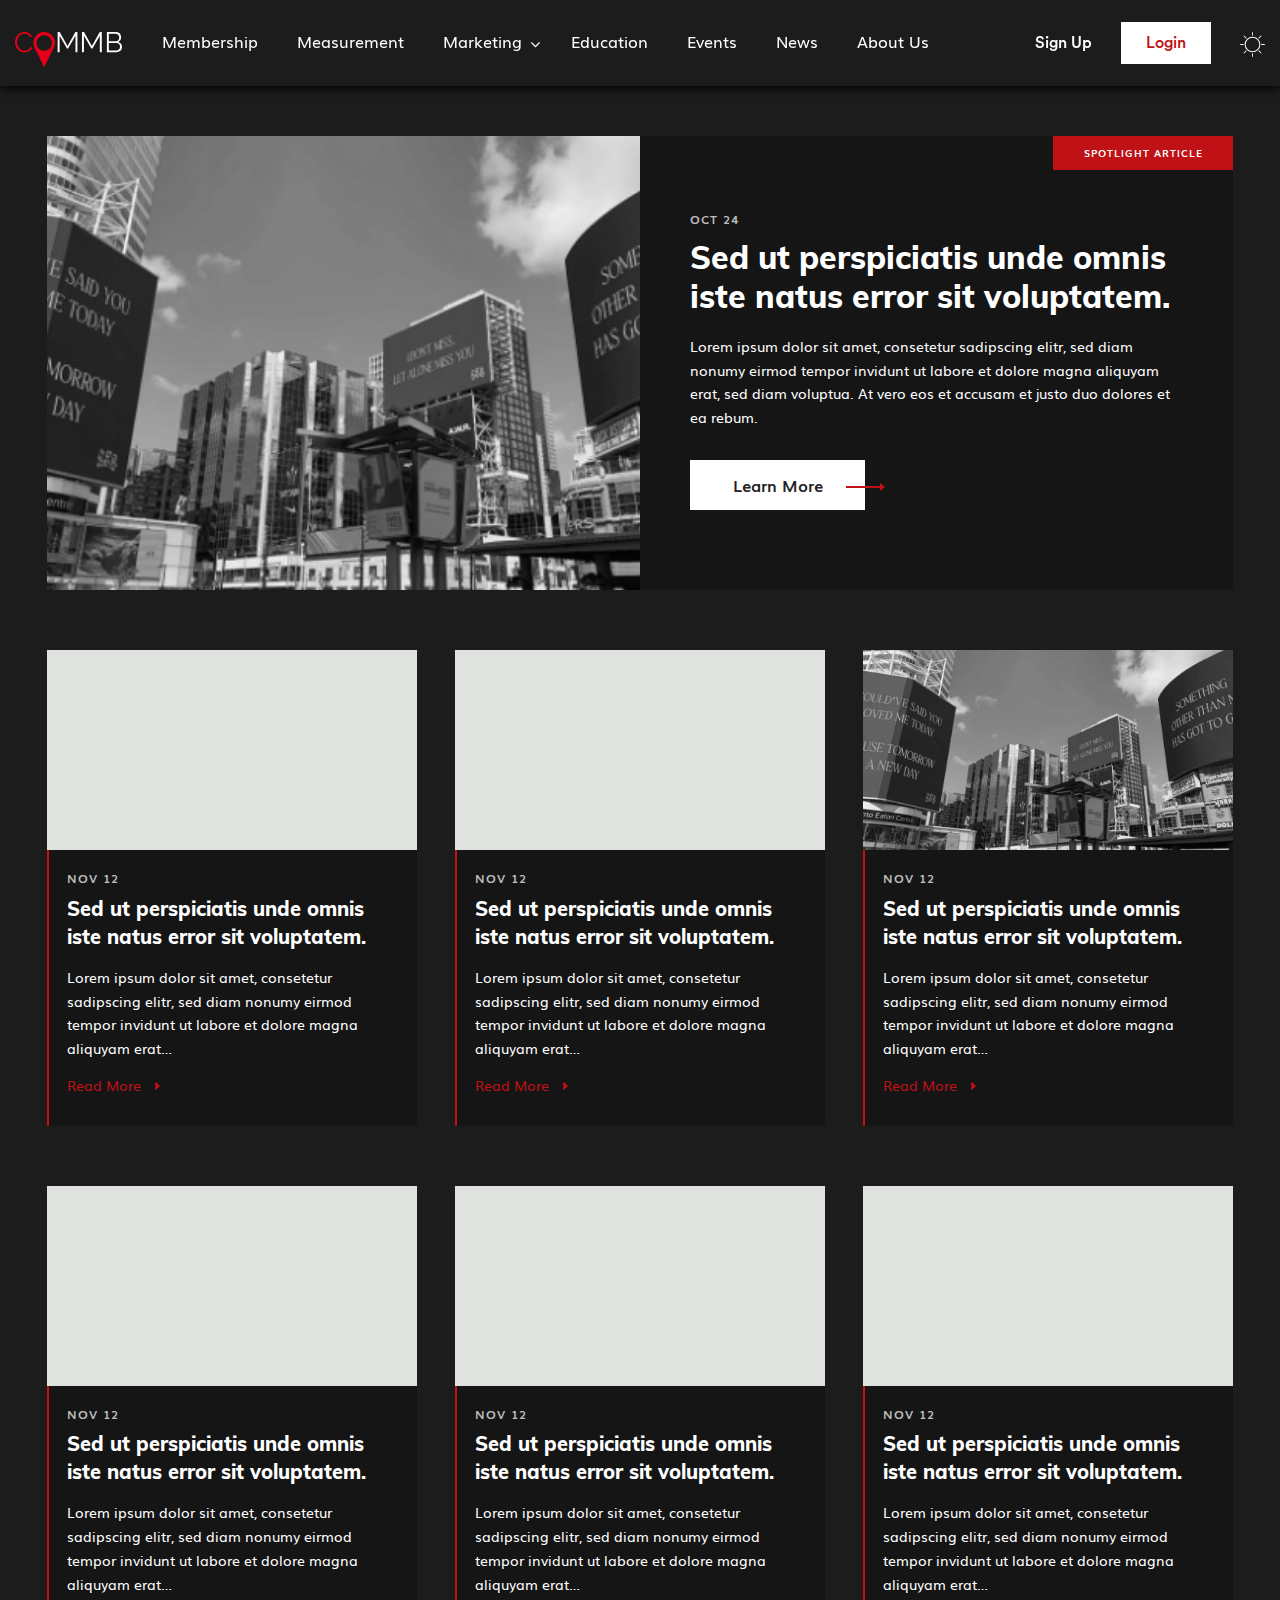
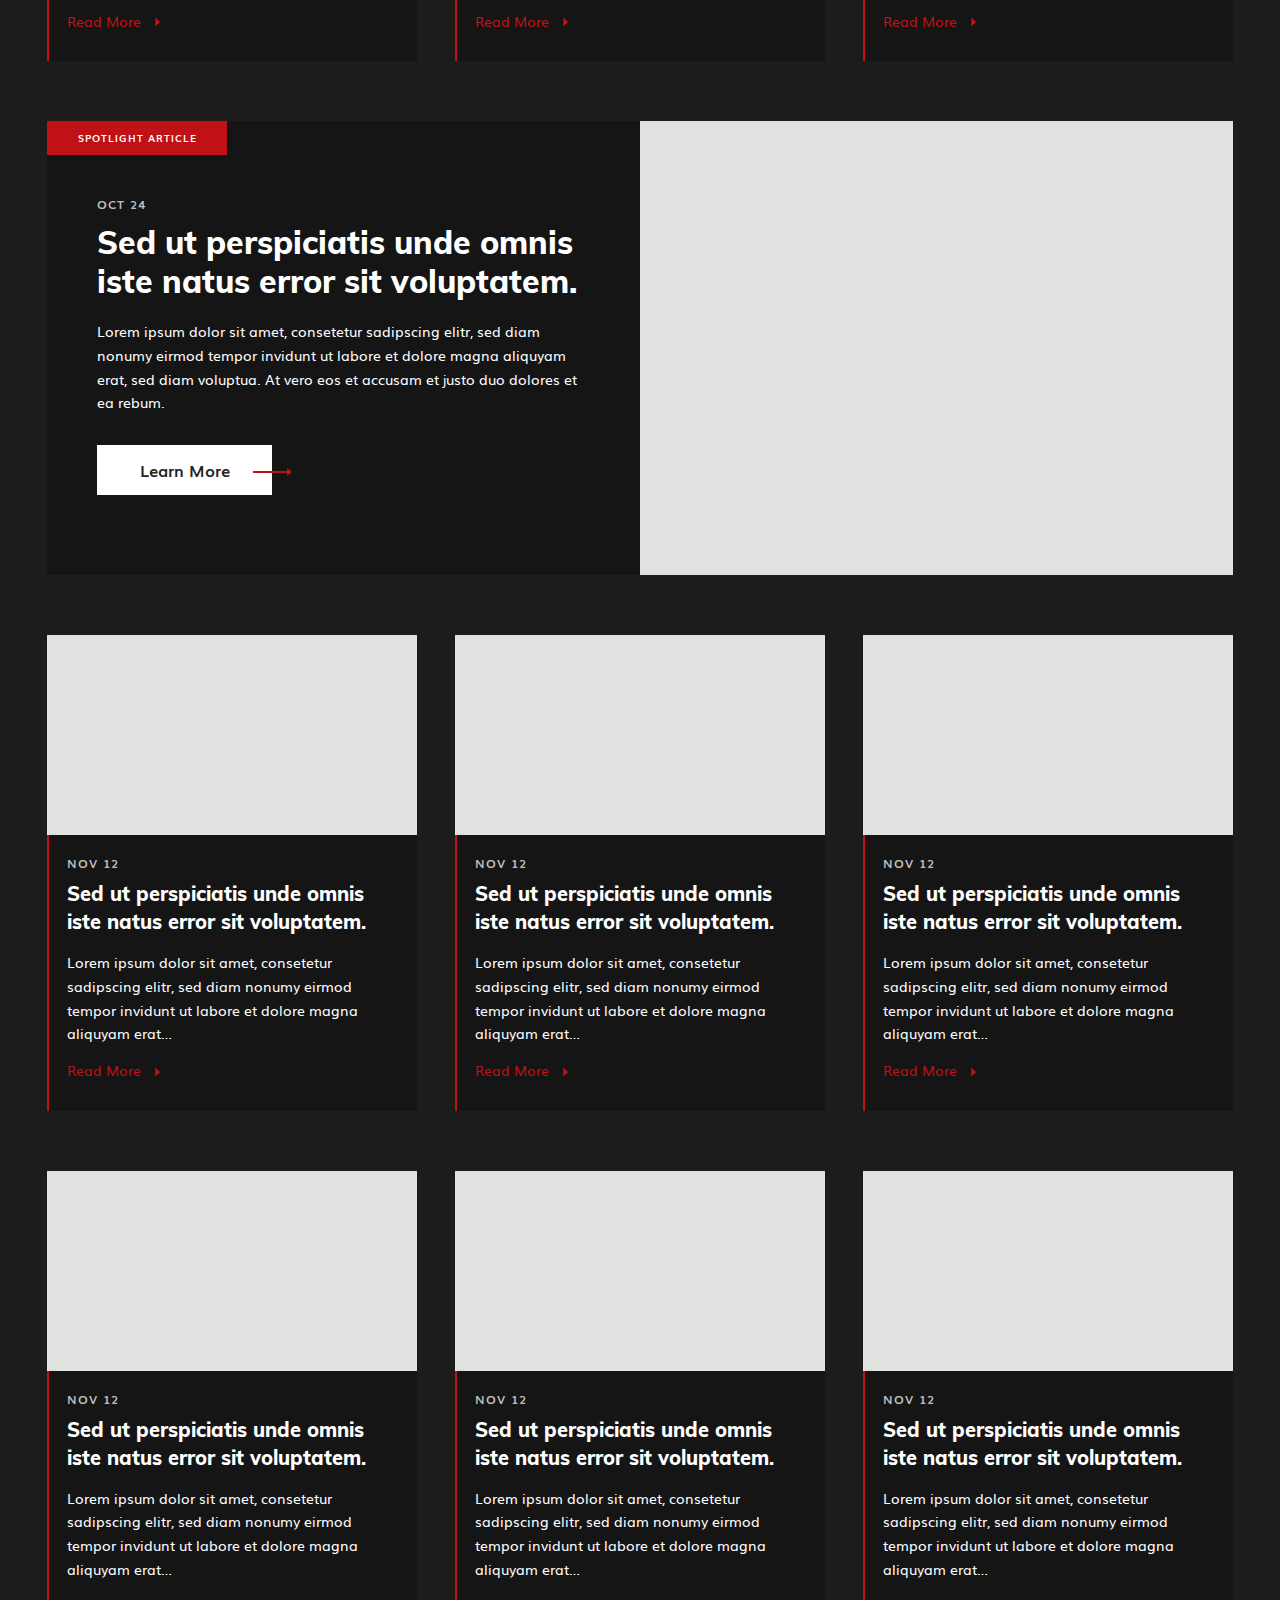
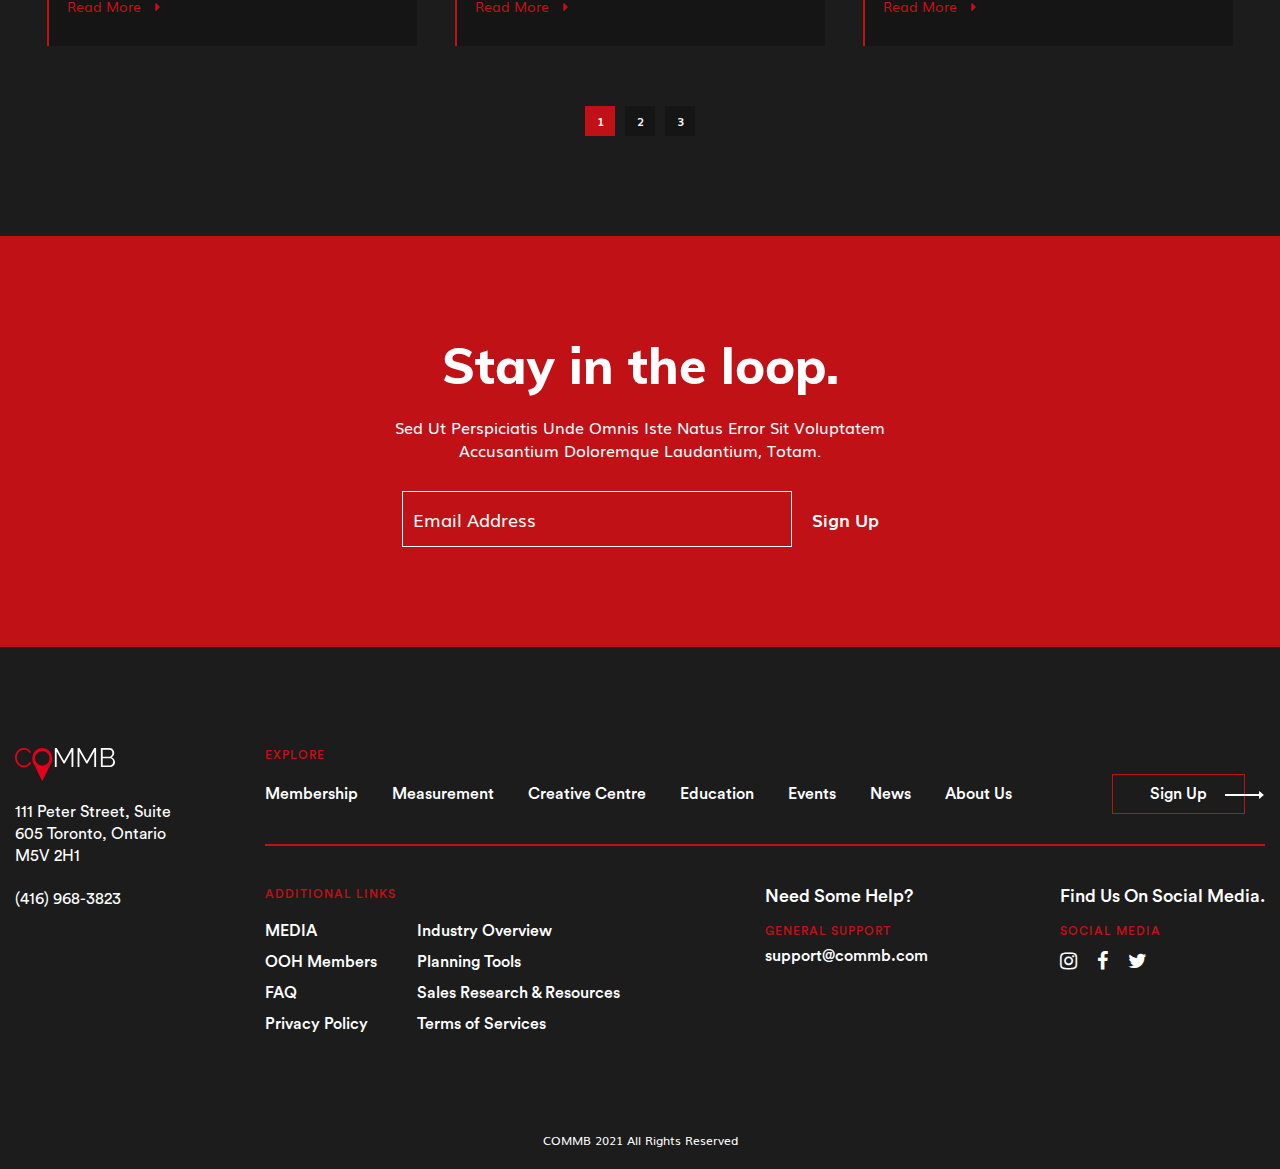
<file: news-hub.html>
<!doctype html>
<html dir="ltr" lang="en-US">
<head>
    <title>COMMB - Insight Page</title>
    <link type="image/x-icon" rel="shortcut icon" href="assets/image/favicon.png" />
    <!-- Required meta tags -->
    <meta charset="UTF-8" />
    <meta name="HandheldFriendly" content="true">
    <meta name="viewport" content="width=device-width, user-scalable=no" />

    <meta name="description" content="">
    <meta name="keywords" content="">
    <meta name="author" content="">

    <!-- FontAwesome -->
    <link rel="stylesheet" href="assets/css/font-awesome.min.css" type="text/css" />

    <!-- Custom CSS -->
    <link type="text/css" rel="stylesheet" href="assets/css/style.css"/>
    <link type="text/css" rel="stylesheet" href="assets/css/responsive.css"/>

</head>
<body>
    <!-- Main Wrapper Start -->
    <div class="main-wrapper">
        <!-- Header Start-->
        <div class="header-wrapper">
            <header>
                <div class="container">
                    <div class="header-block">
                        <div class="dark_light_mode in_mobile">
                            <a href="#0"><img src="assets/image/dark-light-button.svg" alt="light"></a>
                        </div>
                        <div class="logo-hold">
                            <a href="index.html">
                                <img src="assets/image/logo.svg" alt="Logo">
                            </a>
                        </div>
        
                        <div class="menu_toggle_btn">
                            <div class="humbergur">
                                <span></span>
                                <span></span>
                                <span></span>
                            </div>
                        </div>
                        <div class="main-nav-block">
                            <div class="menu-nav">
                                <div class="menu_area">
                                    <div class="menu_links">
                                        <ul>
                                            <li><a href="membership.html">Membership</a></li>
                                            <li><a href="measurement.html">Measurement</a></li>
                                            <li class="dropdown_text">
                                                <a href="#0">Marketing</a>
                                                <ul class="dropdown_menu">
                                                    <li><a href="creative_center.html">Creative Center</a></li>
                                                    <li><a href="creative_library.html">Creative Library</a></li>
                                                    <li><a href="resources.html">Sales Resources / Research</a></li>
                                                    <li><a href="casestudies.html">Case Studies</a></li>
                                                    <li><a href="obie-awards.html">OOH Awards Show</a></li>
                                                </ul>
                                            </li>
                                            <li><a href="education.html">Education</a></li>
                                            <li><a href="events.html">Events</a></li>
                                            <li><a href="news-hub.html">News</a></li>
                                            <li><a href="about.html">About Us</a></li>
                                        </ul>
                                    </div>
                                    <div class="social_block">
                                        <ul>
                                            <li><a href="https://www.instagram.com/accounts/login/" target="_blank"><i
                                                        class="fa fa-instagram" aria-hidden="true"></i></a></li>
                                            <li><a href="https://www.facebook.com/" target="_blank"><i class="fa fa-facebook"
                                                        aria-hidden="true"></i></a></li>
                                            <li><a href="https://twitter.com/i/flow/login" target="_blank"><i
                                                        class="fa fa-twitter" aria-hidden="true"></i></a></li>
                                        </ul>
                                    </div>
                                </div>
                                <div class="bottom_content">
                                    <div class="">
                                        <a href="#0" class="login_btn">
                                            <span>
                                                Login
                                            </span>
                                            <span>
                                                <svg id="right-arrow" xmlns="http://www.w3.org/2000/svg" width="30.934"
                                                    height="6.412" viewBox="0 0 30.934 6.412">
                                                    <path id="Icon_open-arrow-left" data-name="Icon open-arrow-left"
                                                        d="M2.829,0,0,2.386,2.829,4.715V2.829H29.916V1.886H2.829Z"
                                                        transform="translate(30.313 5.557) rotate(180)" fill="#fff" />
                                                    <path id="Icon_open-arrow-left_-_Outline"
                                                        data-name="Icon open-arrow-left - Outline"
                                                        d="M3.847,0V2.344H30.934V4.081H3.847V6.412L0,3.244ZM30.139,3.138H3.053V1.709L1.241,3.237,3.053,4.728V3.287H30.139Z"
                                                        transform="translate(30.934 6.412) rotate(180)" fill="#fff" />
                                                </svg>
                                            </span>
                                        </a>
                                    </div>
                                    <div class="sign_btn">
                                        <a href="#0">Sign Up</a>
                                    </div>
                                </div>
                            </div>
                        </div>
                        <div class="login_sign_up_btn">
                            <a href="#0" class="sign_up_btn">Sign Up</a>
                            <a href="#0" class="login_btn">Login</a>
        
                            <div class="dark_light_mode">
                                <a href="#0"><img src="assets/image/dark-light-button.svg" alt="light"></a>
                            </div>
                        </div>
                        <div class="overlay_bg"></div>
                    </div>
                </div>
            </header>
        </div>
        <!-- Header Close -->

        <!-- Main Content Start-->
        <div class="main_content_wrapper insight_page">

            <!-- Spotlight Artical Section Start -->
            <div class="spotlight_artical_section">
                <div class="container">
                    <div class="artical_block">
                        <div class="artical_image_block">
                            <a href="#0">
                                <img src="assets/image/About/dummy.jpg" alt="artical">
                            </a>
                        </div>
                        <div class="artical_info_block">
                            <div class="spot_light_red">
                                <p>spotlight article</p>
                            </div>
                            <div class="artical_inner">
                                <p class="rn_date_label">Oct 24</p>
                                <div class="common_inner_title">
                                    <h3>Sed ut perspiciatis unde omnis iste natus error sit voluptatem.</h3>
                                    <p class="info">Lorem ipsum dolor sit amet, consetetur sadipscing elitr, sed diam nonumy eirmod tempor invidunt ut labore et dolore
                                    magna aliquyam erat, sed diam voluptua. At vero eos et accusam et justo duo dolores et ea rebum.</p>
                                    <div class="common_section_btn">
                                        <a href="#0" class="common_btn">
                                            <span class="hover_off btn_text"> Learn More </span>
                                            <span class="hover_on btn_text">Read More</span>
                                            <svg xmlns="http://www.w3.org/2000/svg" width="38.938" height="8.071" viewBox="0 0 38.938 8.071">
                                                <g id="right-arrow" transform="translate(-1192.844 -692.433)">
                                                    <path id="Icon_open-arrow-left" data-name="Icon open-arrow-left"
                                                        d="M3.561,0,0,3,3.561,5.935V3.561h34.1V2.374H3.561Z" transform="translate(1231 699.427) rotate(180)"
                                                        fill="#bf1116" />
                                                    <path id="Icon_open-arrow-left_-_Outline" data-name="Icon open-arrow-left - Outline"
                                                        d="M4.061-1.076v2.95h34.1V4.061H4.061V6.995L-.781,3.008Zm33.1,3.95H3.061v-1.8L.781,3l2.28,1.877V3.061h34.1Z"
                                                        transform="translate(1231 699.427) rotate(180)" fill="#bf1116" />
                                                </g>
                                            </svg>

                                        </a>
                                    </div>
                                </div>
                            </div>
                        </div>
                    </div>

                    <div class="insight_card_block">
                        <div class="all_insight_cards">
                            <div class="insight_card">
                                <div class="recent_news_box">
                                    <div class="recent_news_img">
                                        <a href="#0" tabindex="0"><img src="assets/image/blog-img.png" alt="blog"></a>
                                    </div>
                                    <div class="recent_news_content">
                                        <p class="rn_date_label">nov 12</p>
                                        <h3 class="rn_title_text">Sed ut perspiciatis unde omnis iste natus error sit voluptatem.</h3>
                                        <p class="cinfo">Lorem ipsum dolor sit amet, consetetur sadipscing elitr, sed diam nonumy eirmod tempor invidunt ut labore et dolore
                                        magna aliquyam erat…</p>
                                        <div class="educion_learn_more_btn">
                                            <a href="#0" tabindex="0">Read More <i class="fa fa-caret-right" aria-hidden="true"></i></a>
                                        </div>
                                    </div>
                                </div>
                            </div>
                            <div class="insight_card">
                                <div class="recent_news_box">
                                    <div class="recent_news_img">
                                        <a href="#0" tabindex="0"><img src="assets/image/blog-img.png" alt="blog"></a>
                                    </div>
                                    <div class="recent_news_content">
                                        <p class="rn_date_label">nov 12</p>
                                        <h3 class="rn_title_text">Sed ut perspiciatis unde omnis iste natus error sit voluptatem.</h3>
                                        <p class="cinfo">Lorem ipsum dolor sit amet, consetetur sadipscing elitr, sed diam nonumy eirmod tempor invidunt ut labore et dolore
                                            magna aliquyam erat…</p>
                                        <div class="educion_learn_more_btn">
                                            <a href="#0" tabindex="0">Read More <i class="fa fa-caret-right" aria-hidden="true"></i></a>
                                        </div>
                                    </div>
                                </div>
                            </div>
                            <div class="insight_card">
                                <div class="recent_news_box">
                                    <div class="recent_news_img">
                                        <a href="#0" tabindex="0"><img src="assets/image/About/dummy.jpg" alt="blog"></a>
                                    </div>
                                    <div class="recent_news_content">
                                        <p class="rn_date_label">nov 12</p>
                                        <h3 class="rn_title_text">Sed ut perspiciatis unde omnis iste natus error sit voluptatem.</h3>
                                        <p class="cinfo">Lorem ipsum dolor sit amet, consetetur sadipscing elitr, sed diam nonumy eirmod tempor invidunt ut labore et dolore
                                            magna aliquyam erat…</p>
                                        <div class="educion_learn_more_btn">
                                            <a href="#0" tabindex="0">Read More <i class="fa fa-caret-right" aria-hidden="true"></i></a>
                                        </div>
                                    </div>
                                </div>
                            </div>

                            <div class="insight_card">
                                <div class="recent_news_box">
                                    <div class="recent_news_img">
                                        <a href="#0" tabindex="0"><img src="assets/image/blog-img.png" alt="blog"></a>
                                    </div>
                                    <div class="recent_news_content">
                                        <p class="rn_date_label">nov 12</p>
                                        <h3 class="rn_title_text">Sed ut perspiciatis unde omnis iste natus error sit voluptatem.</h3>
                                        <p class="cinfo">Lorem ipsum dolor sit amet, consetetur sadipscing elitr, sed diam nonumy eirmod tempor
                                            invidunt ut labore et dolore
                                            magna aliquyam erat…</p>
                                        <div class="educion_learn_more_btn">
                                            <a href="#0" tabindex="0">Read More <i class="fa fa-caret-right" aria-hidden="true"></i></a>
                                        </div>
                                    </div>
                                </div>
                            </div>
                            <div class="insight_card">
                                <div class="recent_news_box">
                                    <div class="recent_news_img">
                                        <a href="#0" tabindex="0"><img src="assets/image/blog-img.png" alt="blog"></a>
                                    </div>
                                    <div class="recent_news_content">
                                        <p class="rn_date_label">nov 12</p>
                                        <h3 class="rn_title_text">Sed ut perspiciatis unde omnis iste natus error sit voluptatem.</h3>
                                        <p class="cinfo">Lorem ipsum dolor sit amet, consetetur sadipscing elitr, sed diam nonumy eirmod tempor
                                            invidunt ut labore et dolore
                                            magna aliquyam erat…</p>
                                        <div class="educion_learn_more_btn">
                                            <a href="#0" tabindex="0">Read More <i class="fa fa-caret-right" aria-hidden="true"></i></a>
                                        </div>
                                    </div>
                                </div>
                            </div>
                            <div class="insight_card">
                                <div class="recent_news_box">
                                    <div class="recent_news_img">
                                        <a href="#0" tabindex="0"><img src="assets/image/blog-img.png" alt="blog"></a>
                                    </div>
                                    <div class="recent_news_content">
                                        <p class="rn_date_label">nov 12</p>
                                        <h3 class="rn_title_text">Sed ut perspiciatis unde omnis iste natus error sit voluptatem.</h3>
                                        <p class="cinfo">Lorem ipsum dolor sit amet, consetetur sadipscing elitr, sed diam nonumy eirmod tempor
                                            invidunt ut labore et dolore
                                            magna aliquyam erat…</p>
                                        <div class="educion_learn_more_btn">
                                            <a href="#0" tabindex="0">Read More <i class="fa fa-caret-right" aria-hidden="true"></i></a>
                                        </div>
                                    </div>
                                </div>
                            </div>
                        </div>
                    </div>

                    <div class="artical_block v2">
                        <div class="artical_info_block">
                            <div class="spot_light_red">
                                <p>spotlight article</p>
                            </div>
                            <div class="artical_inner">
                                <p class="rn_date_label">Oct 24</p>
                                <div class="common_inner_title">
                                    <h3>Sed ut perspiciatis unde omnis iste natus error sit voluptatem.</h3>
                                    <p class="info">Lorem ipsum dolor sit amet, consetetur sadipscing elitr, sed diam nonumy eirmod tempor
                                        invidunt ut labore et dolore
                                        magna aliquyam erat, sed diam voluptua. At vero eos et accusam et justo duo dolores et ea rebum.</p>
                                    <div class="common_section_btn">
                                        <a href="#0" class="common_btn">
                                            <span class="hover_off btn_text"> Learn More </span>
                                            <span class="hover_on btn_text">Read More</span>
                                            <svg xmlns="http://www.w3.org/2000/svg" width="38.938" height="8.071"
                                                viewBox="0 0 38.938 8.071">
                                                <g id="right-arrow" transform="translate(-1192.844 -692.433)">
                                                    <path id="Icon_open-arrow-left" data-name="Icon open-arrow-left"
                                                        d="M3.561,0,0,3,3.561,5.935V3.561h34.1V2.374H3.561Z"
                                                        transform="translate(1231 699.427) rotate(180)" fill="#bf1116" />
                                                    <path id="Icon_open-arrow-left_-_Outline" data-name="Icon open-arrow-left - Outline"
                                                        d="M4.061-1.076v2.95h34.1V4.061H4.061V6.995L-.781,3.008Zm33.1,3.95H3.061v-1.8L.781,3l2.28,1.877V3.061h34.1Z"
                                                        transform="translate(1231 699.427) rotate(180)" fill="#bf1116" />
                                                </g>
                                            </svg>
                    
                                        </a>
                                    </div>
                                </div>
                            </div>
                        </div>
                        <div class="artical_image_block">
                            <a href="#0">
                                <img src="assets/image/Insight/artical.png" alt="artical">
                            </a>
                        </div>
                    </div>

                    <div class="insight_card_block v2">
                        <div class="all_insight_cards">
                            <div class="insight_card">
                                <div class="recent_news_box">
                                    <div class="recent_news_img">
                                        <a href="#0" tabindex="0"><img src="assets/image/blog-img.png" alt="blog"></a>
                                    </div>
                                    <div class="recent_news_content">
                                        <p class="rn_date_label">nov 12</p>
                                        <h3 class="rn_title_text">Sed ut perspiciatis unde omnis iste natus error sit voluptatem.</h3>
                                        <p class="cinfo">Lorem ipsum dolor sit amet, consetetur sadipscing elitr, sed diam nonumy eirmod
                                            tempor invidunt ut labore et dolore
                                            magna aliquyam erat…</p>
                                        <div class="educion_learn_more_btn">
                                            <a href="#0" tabindex="0">Read More <i class="fa fa-caret-right" aria-hidden="true"></i></a>
                                        </div>
                                    </div>
                                </div>
                            </div>
                            <div class="insight_card">
                                <div class="recent_news_box">
                                    <div class="recent_news_img">
                                        <a href="#0" tabindex="0"><img src="assets/image/blog-img.png" alt="blog"></a>
                                    </div>
                                    <div class="recent_news_content">
                                        <p class="rn_date_label">nov 12</p>
                                        <h3 class="rn_title_text">Sed ut perspiciatis unde omnis iste natus error sit voluptatem.</h3>
                                        <p class="cinfo">Lorem ipsum dolor sit amet, consetetur sadipscing elitr, sed diam nonumy eirmod
                                            tempor invidunt ut labore et dolore
                                            magna aliquyam erat…</p>
                                        <div class="educion_learn_more_btn">
                                            <a href="#0" tabindex="0">Read More <i class="fa fa-caret-right" aria-hidden="true"></i></a>
                                        </div>
                                    </div>
                                </div>
                            </div>
                            <div class="insight_card">
                                <div class="recent_news_box">
                                    <div class="recent_news_img">
                                        <a href="#0" tabindex="0"><img src="assets/image/blog-img.png" alt="blog"></a>
                                    </div>
                                    <div class="recent_news_content">
                                        <p class="rn_date_label">nov 12</p>
                                        <h3 class="rn_title_text">Sed ut perspiciatis unde omnis iste natus error sit voluptatem.</h3>
                                        <p class="cinfo">Lorem ipsum dolor sit amet, consetetur sadipscing elitr, sed diam nonumy eirmod
                                            tempor invidunt ut labore et dolore
                                            magna aliquyam erat…</p>
                                        <div class="educion_learn_more_btn">
                                            <a href="#0" tabindex="0">Read More <i class="fa fa-caret-right" aria-hidden="true"></i></a>
                                        </div>
                                    </div>
                                </div>
                            </div>
                    
                            <div class="insight_card">
                                <div class="recent_news_box">
                                    <div class="recent_news_img">
                                        <a href="#0" tabindex="0"><img src="assets/image/blog-img.png" alt="blog"></a>
                                    </div>
                                    <div class="recent_news_content">
                                        <p class="rn_date_label">nov 12</p>
                                        <h3 class="rn_title_text">Sed ut perspiciatis unde omnis iste natus error sit voluptatem.</h3>
                                        <p class="cinfo">Lorem ipsum dolor sit amet, consetetur sadipscing elitr, sed diam nonumy eirmod
                                            tempor
                                            invidunt ut labore et dolore
                                            magna aliquyam erat…</p>
                                        <div class="educion_learn_more_btn">
                                            <a href="#0" tabindex="0">Read More <i class="fa fa-caret-right" aria-hidden="true"></i></a>
                                        </div>
                                    </div>
                                </div>
                            </div>
                            <div class="insight_card">
                                <div class="recent_news_box">
                                    <div class="recent_news_img">
                                        <a href="#0" tabindex="0"><img src="assets/image/blog-img.png" alt="blog"></a>
                                    </div>
                                    <div class="recent_news_content">
                                        <p class="rn_date_label">nov 12</p>
                                        <h3 class="rn_title_text">Sed ut perspiciatis unde omnis iste natus error sit voluptatem.</h3>
                                        <p class="cinfo">Lorem ipsum dolor sit amet, consetetur sadipscing elitr, sed diam nonumy eirmod
                                            tempor
                                            invidunt ut labore et dolore
                                            magna aliquyam erat…</p>
                                        <div class="educion_learn_more_btn">
                                            <a href="#0" tabindex="0">Read More <i class="fa fa-caret-right" aria-hidden="true"></i></a>
                                        </div>
                                    </div>
                                </div>
                            </div>
                            <div class="insight_card">
                                <div class="recent_news_box">
                                    <div class="recent_news_img">
                                        <a href="#0" tabindex="0"><img src="assets/image/blog-img.png" alt="blog"></a>
                                    </div>
                                    <div class="recent_news_content">
                                        <p class="rn_date_label">nov 12</p>
                                        <h3 class="rn_title_text">Sed ut perspiciatis unde omnis iste natus error sit voluptatem.</h3>
                                        <p class="cinfo">Lorem ipsum dolor sit amet, consetetur sadipscing elitr, sed diam nonumy eirmod
                                            tempor
                                            invidunt ut labore et dolore
                                            magna aliquyam erat…</p>
                                        <div class="educion_learn_more_btn">
                                            <a href="#0" tabindex="0">Read More <i class="fa fa-caret-right" aria-hidden="true"></i></a>
                                        </div>
                                    </div>
                                </div>
                            </div>
                        </div>
                        <div class="insight_card_pagination">
                            <ul>
                                <li><a href="#0" class="active">1</a></li>
                                <li><a href="#0">2</a></li>
                                <li><a href="#0">3</a></li>
                            </ul>
                        </div>
                    </div>
                </div>
            </div>
            <!-- Spotlight Artical Section End -->

            

            <!-- common Stay Section Start -->
            <div class="common_stay_in_section">
                <div class="container">
                    <div class="stay_in_content_block">
                        <h3>Stay in the loop.</h3>
                        <p>Sed Ut Perspiciatis Unde Omnis Iste Natus Error Sit Voluptatem Accusantium Doloremque Laudantium, Totam.
                        </p>
            
                        <div class="stay_in_input_box">
                            <div class="input_filed">
                                <input type="text" placeholder="Email Address">
                            </div>
                            <button type="button" class="stay_signup_btn">Sign Up</button>
                        </div>
                    </div>
                </div>
            </div>
            <!-- common Stay Section End -->

        </div>
        <!-- Main Content Close -->

        <!-- Footer Start -->
        <div class="footer_wrapper">
            <div class="container">
                <div class="footer_block">
                    <div class="footer_col_1">
                        <div class="footer_left_content">
                            <div class="footer_logo">
                                <a href="index.html">
                                    <img src="assets/image/logo.svg" alt="Logo">
                                </a>
                            </div>
                            <div class="footer_address">
                                <p>111 Peter Street, Suite 605 Toronto, Ontario<br> M5V 2H1</p>
                            </div>
                            <div class="footer_phone">
                                <a href="tel:4169683823">(416) 968-3823</a>
                            </div>
                        </div>
                    </div>
                    <div class="footer_col_2">
                        <div class="footer_right_content">
                            <div class="commn_footer_label">
                                <p>EXPLORE</p>
                            </div>
                            <div class="footer_explore_menu">
                                 <ul>
                                     <li><a href="measurement.html">Membership</a></li>
                                     <li><a href="measurement.html">Measurement</a></li>
                                     <li><a href="creative_center.html">Creative Centre</a></li>
                                     <li><a href="education.html">Education</a></li>
                                     <li><a href="events.html">Events</a></li>
                                     <li><a href="news-hub.html">News</a></li>
                                     <li><a href="about.html">About Us</a></li>
                                 </ul>
                                 <div class="common_section_btn">
                                     <a href="#0" class="common_btn">
                                         Sign Up
                                         <svg id="right-arrow" xmlns="http://www.w3.org/2000/svg" width="38.938" height="8.071" viewBox="0 0 38.938 8.071">
                                             <path  data-name="Icon open-arrow-left" d="M3.561,0,0,3,3.561,5.935V3.561h34.1V2.374H3.561Z" transform="translate(38.156 6.995) rotate(180)" fill="#fff"/>
                                             <path  data-name="Icon open-arrow-left - Outline" d="M4.842,0V2.95h34.1V5.137H4.842V8.071L0,4.084Zm33.1,3.95H3.842v-1.8L1.562,4.074l2.28,1.877V4.137h34.1Z" transform="translate(38.938 8.071) rotate(180)" fill="#fff"/>
                                         </svg>
                                     </a>
                                 </div>
                            </div>
 
                            <div class="need_some_help_block">
                                <div class="additional_links">
                                 <span class="commn_footer_label">
                                     <p>Additional Links</p>
                                 </span>
                                 <div class="additional_block">
                                     <ul>
                                          <li><a href="#0">MEDIA</a></li>
                                          <li><a href="#0">OOH Members</a></li>
                                          <li><a href="#0">FAQ</a></li>
                                          <li><a href="#0">Privacy Policy</a></li>
                                     </ul>
                                      <ul>
                                          <li><a href="#0">Industry Overview</a></li>
                                          <li><a href="#0">Planning Tools</a></li>
                                          <li><a href="#0">Sales Research & Resources</a></li>
                                          <li><a href="#0">Terms of Services</a></li>
                                      </ul>
                                 </div>
                                </div>
                                <div class="additional_last_block">
                                    <div class="need_some_col">
                                        <div class="need_some_content">
                                            <h3 class="need_common_title">Need Some Help?</h3>
                                            <div class="commn_footer_label">
                                                 <p>general support</p>
                                             </div>
                                             <div class="supprt_email">
                                                 <a href="mailto:support@commb.com">support@commb.com</a>
                                             </div>
                                        </div>
                                    </div>
                                    <div class="find_us_col">
                                        <div class="find_us_content">
                                             <h3 class="need_common_title">Find Us On Social Media.</h3>
                                             <div class="commn_footer_label">
                                                 <p>social media</p>
                                             </div>
                                             <ul>
                                                 <li><a href="https://www.instagram.com/accounts/login/" target="_blank"><i class="fa fa-instagram" aria-hidden="true"></i></a></li>
                                                 <li><a href="https://www.facebook.com/" target="_blank"><i class="fa fa-facebook" aria-hidden="true"></i></a></li>
                                                 <li><a href="https://twitter.com/i/flow/login" target="_blank"><i class="fa fa-twitter" aria-hidden="true"></i></a></li>
                                             </ul>
                                        </div>
                                    </div>
                                </div>
                            </div>
                        </div>
                    </div>
                </div>
                <div class="copyright_block">
                    <p>COMMB 2021 All Rights Reserved</p>
                </div>
            </div>
        </div>
         <!-- Footer Close -->
    </div>
    <!-- Main Wrapper Close -->

    <!-- Optional JavaScript -->
    <!-- jQuery first, then Popper.js, then Bootstrap JS -->
    <script src="assets/js/jquery3.5.1.min.js"></script>
    <script src="assets/js/custom.js"></script>
</body>
</html>
</file>
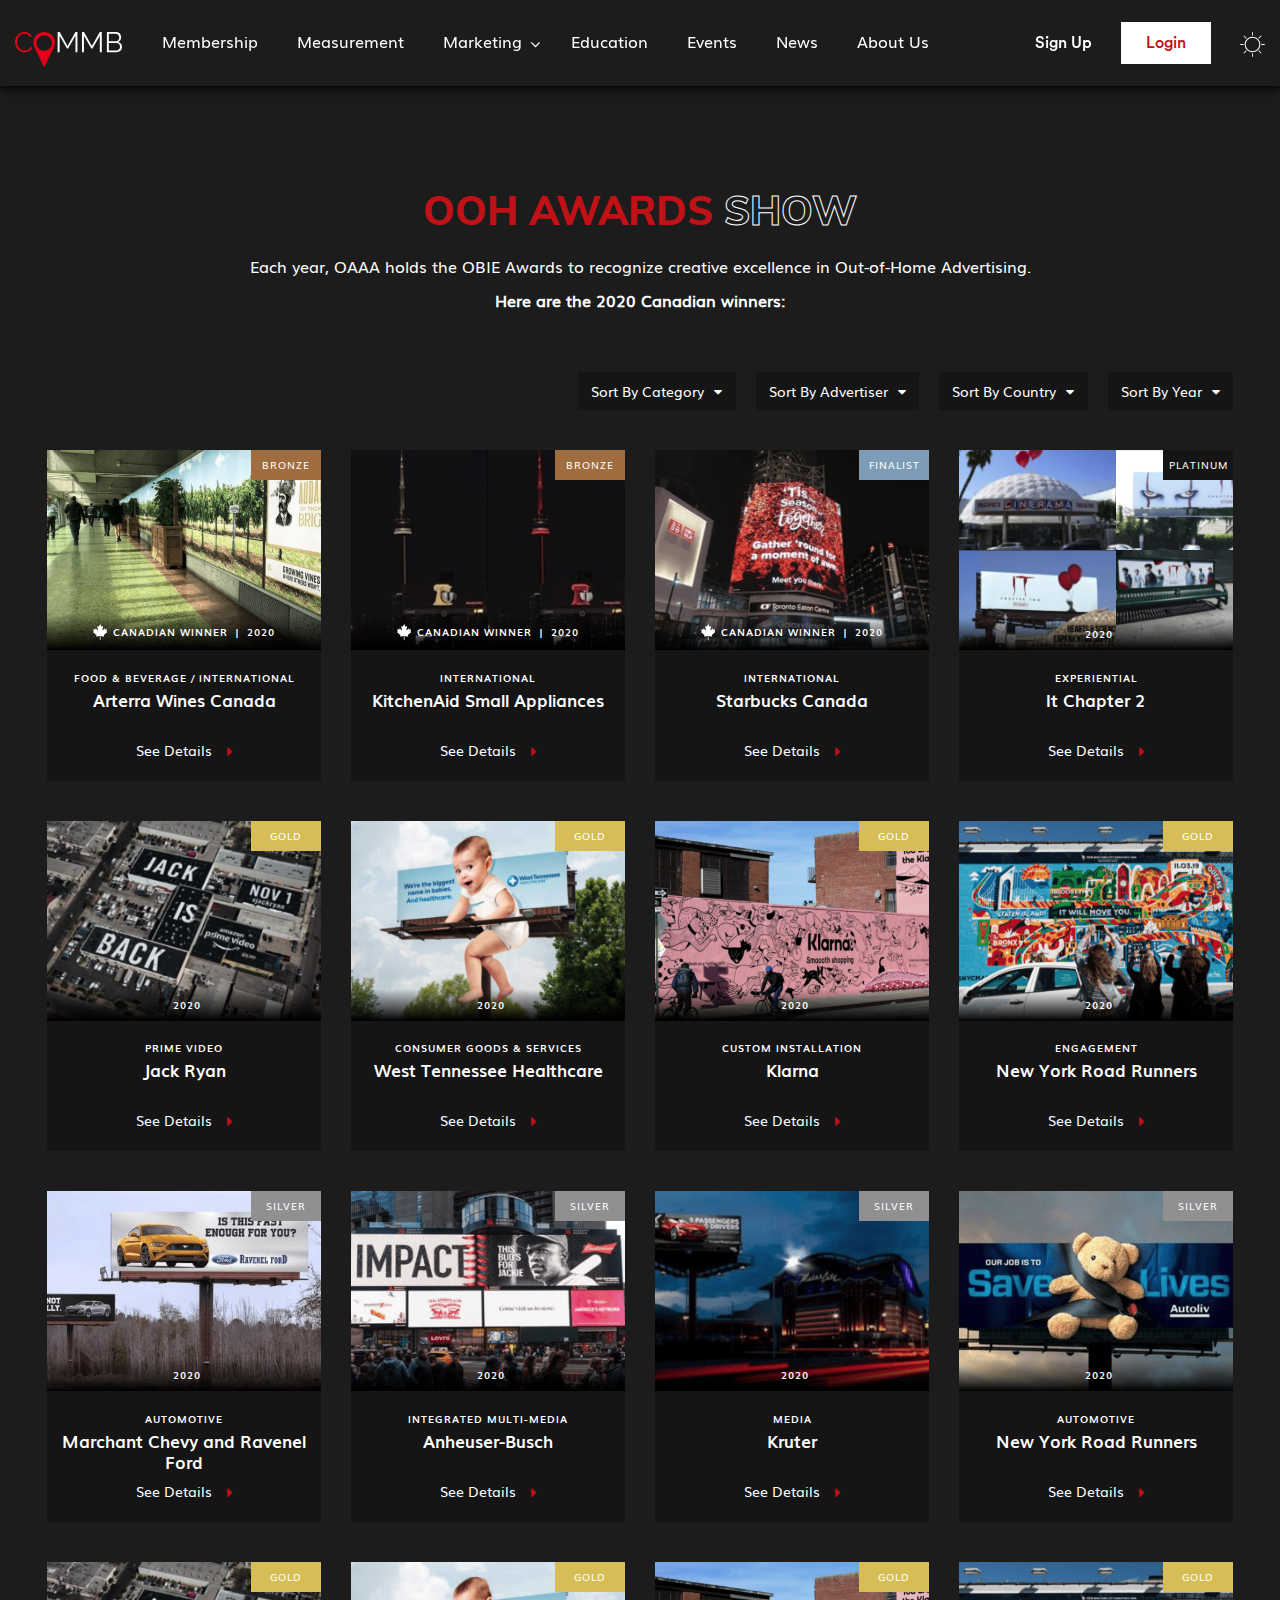
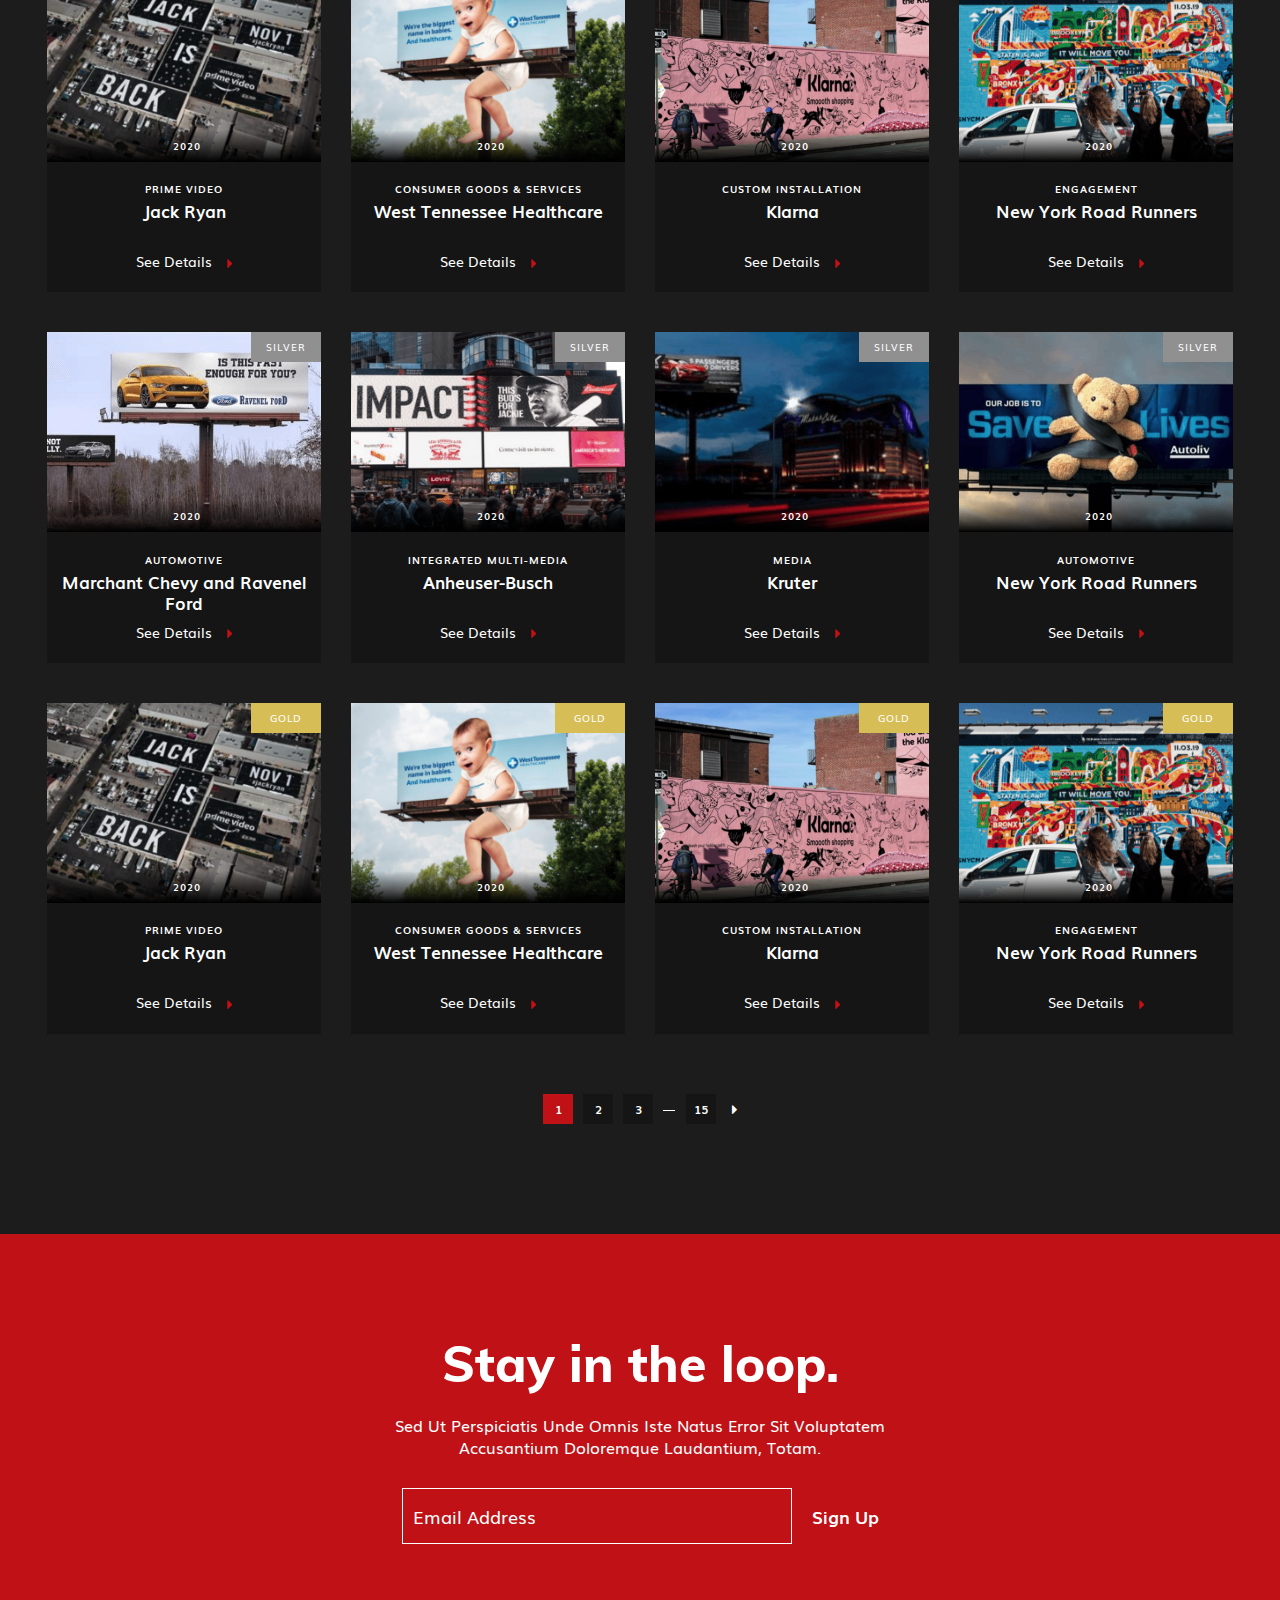
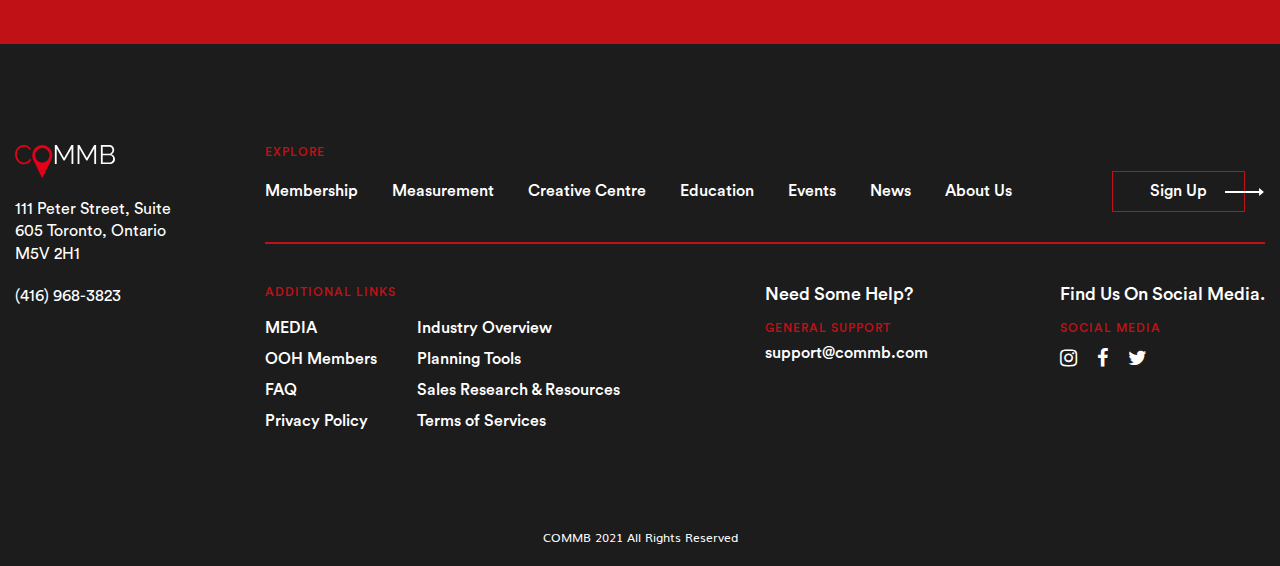
<file: obie-awards.html>
<!doctype html>
<html dir="ltr" lang="en-US">
<head>
    <title>COMMB - Obie Awards</title>
    <link type="image/x-icon" rel="shortcut icon" href="assets/image/favicon.png" />
    <!-- Required meta tags -->
    <meta charset="UTF-8" />
    <meta name="HandheldFriendly" content="true">
    <meta name="viewport" content="width=device-width, user-scalable=no" />

    <meta name="description" content="">
    <meta name="keywords" content="">
    <meta name="author" content="">

    <!-- Slick CSS -->
    <link rel="stylesheet" href="assets/css/slick.css">
    <link rel="stylesheet" href="assets/css/slick-theme.css">

    <!-- FontAwesome -->
    <link rel="stylesheet" href="assets/css/font-awesome.min.css" type="text/css" />

    <!-- Custom CSS -->
    <link type="text/css" rel="stylesheet" href="assets/css/style.css"/>
    <link type="text/css" rel="stylesheet" href="assets/css/responsive.css"/>


</head>
<body>
    <!-- Main Wrapper Start -->
    <div class="main-wrapper obie-awards-page">
    <!-- Header Start-->
    <div class="header-wrapper">
        <header>
            <div class="container">
                <div class="header-block">
                    <div class="dark_light_mode in_mobile">
                        <a href="#0"><img src="assets/image/dark-light-button.svg" alt="light"></a>
                    </div>
                    <div class="logo-hold">
                        <a href="index.html">
                            <img src="assets/image/logo.svg" alt="Logo">
                        </a>
                    </div>
    
                    <div class="menu_toggle_btn">
                        <div class="humbergur">
                            <span></span>
                            <span></span>
                            <span></span>
                        </div>
                    </div>
                    <div class="main-nav-block">
                        <div class="menu-nav">
                            <div class="menu_area">
                                <div class="menu_links">
                                    <ul>
                                        <li><a href="membership.html">Membership</a></li>
                                        <li><a href="measurement.html">Measurement</a></li>
                                        <li class="dropdown_text">
                                            <a href="#0">Marketing</a>
                                            <ul class="dropdown_menu">
                                                <li><a href="creative_center.html">Creative Center</a></li>
                                                <li><a href="creative_library.html">Creative Library</a></li>
                                                <li><a href="resources.html">Sales Resources / Research</a></li>
                                                <li><a href="casestudies.html">Case Studies</a></li>
                                                <li><a href="obie-awards.html">OOH Awards Show</a></li>
                                            </ul>
                                        </li>
                                        <li><a href="education.html">Education</a></li>
                                        <li><a href="events.html">Events</a></li>
                                        <li><a href="news-hub.html">News</a></li>
                                        <li><a href="about.html">About Us</a></li>
                                    </ul>
                                </div>
                                <div class="social_block">
                                    <ul>
                                        <li><a href="https://www.instagram.com/accounts/login/" target="_blank"><i
                                                    class="fa fa-instagram" aria-hidden="true"></i></a></li>
                                        <li><a href="https://www.facebook.com/" target="_blank"><i class="fa fa-facebook"
                                                    aria-hidden="true"></i></a></li>
                                        <li><a href="https://twitter.com/i/flow/login" target="_blank"><i
                                                    class="fa fa-twitter" aria-hidden="true"></i></a></li>
                                    </ul>
                                </div>
                            </div>
                            <div class="bottom_content">
                                <div class="">
                                    <a href="#0" class="login_btn">
                                        <span>
                                            Login
                                        </span>
                                        <span>
                                            <svg id="right-arrow" xmlns="http://www.w3.org/2000/svg" width="30.934"
                                                height="6.412" viewBox="0 0 30.934 6.412">
                                                <path id="Icon_open-arrow-left" data-name="Icon open-arrow-left"
                                                    d="M2.829,0,0,2.386,2.829,4.715V2.829H29.916V1.886H2.829Z"
                                                    transform="translate(30.313 5.557) rotate(180)" fill="#fff" />
                                                <path id="Icon_open-arrow-left_-_Outline"
                                                    data-name="Icon open-arrow-left - Outline"
                                                    d="M3.847,0V2.344H30.934V4.081H3.847V6.412L0,3.244ZM30.139,3.138H3.053V1.709L1.241,3.237,3.053,4.728V3.287H30.139Z"
                                                    transform="translate(30.934 6.412) rotate(180)" fill="#fff" />
                                            </svg>
                                        </span>
                                    </a>
                                </div>
                                <div class="sign_btn">
                                    <a href="#0">Sign Up</a>
                                </div>
                            </div>
                        </div>
                    </div>
                    <div class="login_sign_up_btn">
                        <a href="#0" class="sign_up_btn">Sign Up</a>
                        <a href="#0" class="login_btn">Login</a>
    
                        <div class="dark_light_mode">
                            <a href="#0"><img src="assets/image/dark-light-button.svg" alt="light"></a>
                        </div>
                    </div>
                    <div class="overlay_bg"></div>
                </div>
            </div>
        </header>
    </div>
    <!-- Header Close -->

        <!-- Main Content Start-->
       <div class="main_content_wrapper">

            <!-- Obie awards Section Start-->
            <div class="obie_awards_section">
                <div class="container">
                    <div class="obie_awards_inner_section">
                        <div class="common_section_title">
                            <h2>OOH AWARDS <span>SHOW</span></h2>
                        </div>
                        <div class="cm_desc">
                            <p>Each year, OAAA holds the OBIE Awards to recognize creative excellence in Out-of-Home Advertising.</p>
                        </div>
                        <p class="cm_desc_bold">Here are the 2020 Canadian winners:</p>
                    </div>
                </div>
            </div>
            <!-- Obie awards Section End-->

            <!-- obie awards blog Section Start -->
            <div class="obie_awards_blog_section">
                <div class="container">
                    <div class="obie_awards_blog_inner_section">

                        <div class="drop_down_wrapper">
                            <div class="common_drop_down">
                                <div class="drop_down_title">
                                    <a href="#0" class="drop_down_arrow">
                                        <span>Sort By Category</span>
                                        <i class="fa fa-caret-down" aria-hidden="true"></i>
                                    </a>
                                </div>
                                <ul class="common_drop_down_list">
                                    <li>Sort By Category 1</li>
                                    <li>Sort By Category 2</li>
                                    <li>Sort By Category 3</li>
                                </ul>
                            </div>

                            <div class="common_drop_down">
                                <div class="drop_down_title">
                                    <a href="#0" class="drop_down_arrow">
                                        <span>Sort By Advertiser</span>
                                        <i class="fa fa-caret-down" aria-hidden="true"></i>
                                    </a>
                                </div>
                                <ul class="common_drop_down_list">
                                    <li>Sort By Advertiser 1</li>
                                    <li>Sort By Advertiser 2</li>
                                    <li>Sort By Advertiser 3</li>
                                </ul>
                            </div>

                            <div class="common_drop_down">
                                <div class="drop_down_title">
                                    <a href="#0" class="drop_down_arrow">
                                        <span>Sort By Country</span>
                                        <i class="fa fa-caret-down" aria-hidden="true"></i>
                                    </a>
                                </div>
                                <ul class="common_drop_down_list">
                                    <li>Sort By Country 1</li>
                                    <li>Sort By Country 2</li>
                                    <li>Sort By Country 3</li>
                                </ul>
                            </div>

                            <div class="common_drop_down">
                                <div class="drop_down_title">
                                    <a href="#0" class="drop_down_arrow">
                                        <span>Sort By Year</span>
                                        <i class="fa fa-caret-down" aria-hidden="true"></i>
                                    </a>
                                </div>
                                <ul class="common_drop_down_list">
                                    <li>Sort By Year 1</li>
                                    <li>Sort By Year 2</li>
                                    <li>Sort By Year 3</li>
                                </ul>
                            </div>
                        </div>

                        <div class="obie_awards_blog_row">
                            <div class="obie_awards_blog_col">
                                <div class="obie_awards_blog_info">
                                    <a href="#0" class="oa_blog_img">
                                        <img src="assets/image/obie_awards/obie_awards_blog_img_1.png" alt="blog" class="slider_images">
                                        <div class="oa_blog_winner">
                                            <svg xmlns="http://www.w3.org/2000/svg" width="14.354" height="15.77" viewBox="0 0 14.354 15.77">
                                                <path id="Icon_awesome-canadian-maple-leaf" data-name="Icon awesome-canadian-maple-leaf" d="M12.73,10.833c.077-.077,3.24-2.846,3.24-2.846l-.539-.231c-.308-.151-.228-.354-.154-.536.074-.234.619-2.073.619-2.073s-1.469.308-1.777.385c-.231.074-.308-.077-.385-.231s-.462-1-.462-1-1.62,1.845-1.7,1.919c-.308.231-.619,0-.542-.308,0-.308.85-3.992.85-3.992s-.927.536-1.235.69c-.231.154-.388.154-.542-.154C9.949,2.227,8.791,0,8.791,0S7.636,2.227,7.482,2.458c-.154.308-.308.308-.542.154-.308-.154-1.235-.69-1.235-.69s.85,3.684.85,3.992c.077.308-.231.539-.542.308-.077-.077-1.7-1.919-1.7-1.919s-.385.841-.462.995-.154.3-.385.231c-.311-.077-1.777-.385-1.777-.385s.542,1.839.619,2.073c.074.185.154.385-.154.536l-.539.234s3.16,2.769,3.24,2.846c.157.154.308.231.157.693S4.7,12.607,4.7,12.607s2.932-.619,3.243-.7c.268-.028.564.077.564.385s-.179,3.474-.179,3.474h.924s-.179-3.163-.179-3.474.293-.413.567-.385c.308.077,3.24.7,3.24.7s-.154-.619-.308-1.081,0-.539.154-.693Z" transform="translate(-1.617)" fill="#fff"/>
                                            </svg>                                              
                                            <p class="oa_blog_winner_text">canadian winner&nbsp;&nbsp;|&nbsp;&nbsp;2020</p>
                                        </div>
                                        <a href="#0" class="awards_btn bronze_color">bronze</a>
                                    </a>
                                    <div class="oa_blog_details">
                                        <span class="oa_blog_sub_text">Food & Beverage / International</span>
                                        <h3 class="oa_blog_title">Arterra Wines Canada</h3>
                                        <a href="#0" class="see_details_btn slider_images">
                                            See Details
                                            <i class="fa fa-caret-right" aria-hidden="true"></i>
                                        </a>
                                    </div>
                                </div>
                            </div>

                            <div class="obie_awards_blog_col">
                                <div class="obie_awards_blog_info">
                                    <a href="#0" class="oa_blog_img">
                                        <img src="assets/image/obie_awards/obie_awards_blog_img_2.png" alt="blog" class="slider_images">
                                        <div class="oa_blog_winner">
                                            <svg xmlns="http://www.w3.org/2000/svg" width="14.354" height="15.77" viewBox="0 0 14.354 15.77">
                                                <path id="Icon_awesome-canadian-maple-leaf" data-name="Icon awesome-canadian-maple-leaf" d="M12.73,10.833c.077-.077,3.24-2.846,3.24-2.846l-.539-.231c-.308-.151-.228-.354-.154-.536.074-.234.619-2.073.619-2.073s-1.469.308-1.777.385c-.231.074-.308-.077-.385-.231s-.462-1-.462-1-1.62,1.845-1.7,1.919c-.308.231-.619,0-.542-.308,0-.308.85-3.992.85-3.992s-.927.536-1.235.69c-.231.154-.388.154-.542-.154C9.949,2.227,8.791,0,8.791,0S7.636,2.227,7.482,2.458c-.154.308-.308.308-.542.154-.308-.154-1.235-.69-1.235-.69s.85,3.684.85,3.992c.077.308-.231.539-.542.308-.077-.077-1.7-1.919-1.7-1.919s-.385.841-.462.995-.154.3-.385.231c-.311-.077-1.777-.385-1.777-.385s.542,1.839.619,2.073c.074.185.154.385-.154.536l-.539.234s3.16,2.769,3.24,2.846c.157.154.308.231.157.693S4.7,12.607,4.7,12.607s2.932-.619,3.243-.7c.268-.028.564.077.564.385s-.179,3.474-.179,3.474h.924s-.179-3.163-.179-3.474.293-.413.567-.385c.308.077,3.24.7,3.24.7s-.154-.619-.308-1.081,0-.539.154-.693Z" transform="translate(-1.617)" fill="#fff"/>
                                            </svg>                                              
                                            <p class="oa_blog_winner_text">canadian winner&nbsp;&nbsp;|&nbsp;&nbsp;2020</p>
                                        </div>

                                        <a href="#0" class="awards_btn bronze_color">bronze</a>
                                    </a>
                                    <div class="oa_blog_details">
                                        <span class="oa_blog_sub_text">International</span>
                                        <h3 class="oa_blog_title">KitchenAid Small Appliances</h3>
                                        <a href="#0" class="see_details_btn slider_images">
                                            See Details
                                            <i class="fa fa-caret-right" aria-hidden="true"></i>
                                        </a>
                                    </div>
                                </div>
                            </div>

                            <div class="obie_awards_blog_col">
                                <div class="obie_awards_blog_info">
                                    <a href="#0" class="oa_blog_img">
                                        <img src="assets/image/obie_awards/obie_awards_blog_img_3.png" alt="blog" class="slider_images">
                                        <div class="oa_blog_winner">
                                            <svg xmlns="http://www.w3.org/2000/svg" width="14.354" height="15.77" viewBox="0 0 14.354 15.77">
                                                <path id="Icon_awesome-canadian-maple-leaf" data-name="Icon awesome-canadian-maple-leaf" d="M12.73,10.833c.077-.077,3.24-2.846,3.24-2.846l-.539-.231c-.308-.151-.228-.354-.154-.536.074-.234.619-2.073.619-2.073s-1.469.308-1.777.385c-.231.074-.308-.077-.385-.231s-.462-1-.462-1-1.62,1.845-1.7,1.919c-.308.231-.619,0-.542-.308,0-.308.85-3.992.85-3.992s-.927.536-1.235.69c-.231.154-.388.154-.542-.154C9.949,2.227,8.791,0,8.791,0S7.636,2.227,7.482,2.458c-.154.308-.308.308-.542.154-.308-.154-1.235-.69-1.235-.69s.85,3.684.85,3.992c.077.308-.231.539-.542.308-.077-.077-1.7-1.919-1.7-1.919s-.385.841-.462.995-.154.3-.385.231c-.311-.077-1.777-.385-1.777-.385s.542,1.839.619,2.073c.074.185.154.385-.154.536l-.539.234s3.16,2.769,3.24,2.846c.157.154.308.231.157.693S4.7,12.607,4.7,12.607s2.932-.619,3.243-.7c.268-.028.564.077.564.385s-.179,3.474-.179,3.474h.924s-.179-3.163-.179-3.474.293-.413.567-.385c.308.077,3.24.7,3.24.7s-.154-.619-.308-1.081,0-.539.154-.693Z" transform="translate(-1.617)" fill="#fff"/>
                                            </svg>                                              
                                            <p class="oa_blog_winner_text">canadian winner&nbsp;&nbsp;|&nbsp;&nbsp;2020</p>
                                        </div>

                                        <a href="#0" class="awards_btn finalist_color">finalist</a>
                                    </a>
                                    <div class="oa_blog_details">
                                        <span class="oa_blog_sub_text">International</span>
                                        <h3 class="oa_blog_title">Starbucks Canada</h3>
                                        <a href="#0" class="see_details_btn slider_images">
                                            See Details
                                            <i class="fa fa-caret-right" aria-hidden="true"></i>
                                        </a>
                                    </div>
                                </div>
                            </div>

                            <div class="obie_awards_blog_col">
                                <div class="obie_awards_blog_info">
                                    <a href="#0" class="oa_blog_img">
                                        <img src="assets/image/obie_awards/obie_awards_blog_img_4.png" alt="blog" class="slider_images">
                                        <div class="oa_blog_winner">                                             
                                            <p class="oa_blog_winner_text">2020</p>
                                        </div>

                                        <a href="#0" class="awards_btn platinum_color">PLATINUM</a>
                                    </a>
                                    <div class="oa_blog_details">
                                        <span class="oa_blog_sub_text">Experiential</span>
                                        <h3 class="oa_blog_title">It Chapter 2</h3>
                                        <a href="#0" class="see_details_btn slider_images">
                                            See Details
                                            <i class="fa fa-caret-right" aria-hidden="true"></i>
                                        </a>
                                    </div>
                                </div>
                            </div>

                            <div class="obie_awards_blog_col">
                                <div class="obie_awards_blog_info">
                                    <a href="#0" class="oa_blog_img">
                                        <img src="assets/image/obie_awards/obie_awards_blog_img_5.png" alt="blog" class="slider_images">
                                        <div class="oa_blog_winner">                     
                                            <p class="oa_blog_winner_text">2020</p>
                                        </div>

                                        <a href="#0" class="awards_btn gold_color">gold</a>
                                    </a>
                                    <div class="oa_blog_details">
                                        <span class="oa_blog_sub_text">prime video</span>
                                        <h3 class="oa_blog_title">Jack Ryan</h3>
                                        <a href="#0" class="see_details_btn slider_images">
                                            See Details
                                            <i class="fa fa-caret-right" aria-hidden="true"></i>
                                        </a>
                                    </div>
                                </div>
                            </div>

                            <div class="obie_awards_blog_col">
                                <div class="obie_awards_blog_info">
                                    <a href="#0" class="oa_blog_img">
                                        <img src="assets/image/obie_awards/obie_awards_blog_img_6.png" alt="blog" class="slider_images">
                                        <div class="oa_blog_winner">                     
                                            <p class="oa_blog_winner_text">2020</p>
                                        </div>

                                        <a href="#0" class="awards_btn gold_color">gold</a>
                                    </a>
                                    <div class="oa_blog_details">
                                        <span class="oa_blog_sub_text">Consumer Goods & Services</span>
                                        <h3 class="oa_blog_title">West Tennessee Healthcare</h3>
                                        <a href="#0" class="see_details_btn slider_images">
                                            See Details
                                            <i class="fa fa-caret-right" aria-hidden="true"></i>
                                        </a>
                                    </div>
                                </div>
                            </div>

                            <div class="obie_awards_blog_col">
                                <div class="obie_awards_blog_info">
                                    <a href="#0" class="oa_blog_img">
                                        <img src="assets/image/obie_awards/obie_awards_blog_img_7.png" alt="blog" class="slider_images">
                                        <div class="oa_blog_winner">                     
                                            <p class="oa_blog_winner_text">2020</p>
                                        </div>

                                        <a href="#0" class="awards_btn gold_color">gold</a>
                                    </a>
                                    <div class="oa_blog_details">
                                        <span class="oa_blog_sub_text">Custom Installation</span>
                                        <h3 class="oa_blog_title">Klarna</h3>
                                        <a href="#0" class="see_details_btn slider_images">
                                            See Details
                                            <i class="fa fa-caret-right" aria-hidden="true"></i>
                                        </a>
                                    </div>
                                </div>
                            </div>

                            <div class="obie_awards_blog_col">
                                <div class="obie_awards_blog_info">
                                    <a href="#0" class="oa_blog_img">
                                        <img src="assets/image/obie_awards/obie_awards_blog_img_8.png" alt="blog" class="slider_images">
                                        <div class="oa_blog_winner">                     
                                            <p class="oa_blog_winner_text">2020</p>
                                        </div>

                                        <a href="#0" class="awards_btn gold_color">gold</a>
                                    </a>
                                    <div class="oa_blog_details">
                                        <span class="oa_blog_sub_text">Engagement</span>
                                        <h3 class="oa_blog_title">New York Road Runners</h3>
                                        <a href="#0" class="see_details_btn slider_images">
                                            See Details
                                            <i class="fa fa-caret-right" aria-hidden="true"></i>
                                        </a>
                                    </div>
                                </div>
                            </div>

                            <div class="obie_awards_blog_col">
                                <div class="obie_awards_blog_info">
                                    <a href="#0" class="oa_blog_img">
                                        <img src="assets/image/obie_awards/obie_awards_blog_img_9.png" alt="blog" class="slider_images">
                                        <div class="oa_blog_winner">                     
                                            <p class="oa_blog_winner_text">2020</p>
                                        </div>

                                        <a href="#0" class="awards_btn sliver_color">silver</a>
                                    </a>
                                    <div class="oa_blog_details">
                                        <span class="oa_blog_sub_text">Automotive</span>
                                        <h3 class="oa_blog_title">Marchant Chevy and Ravenel Ford</h3>
                                        <a href="#0" class="see_details_btn slider_images">
                                            See Details
                                            <i class="fa fa-caret-right" aria-hidden="true"></i>
                                        </a>
                                    </div>
                                </div>
                            </div>

                            <div class="obie_awards_blog_col">
                                <div class="obie_awards_blog_info">
                                    <a href="#0" class="oa_blog_img">
                                        <img src="assets/image/obie_awards/obie_awards_blog_img_10.png" alt="blog" class="slider_images">
                                        <div class="oa_blog_winner">                     
                                            <p class="oa_blog_winner_text">2020</p>
                                        </div>

                                        <a href="#0" class="awards_btn sliver_color">silver</a>
                                    </a>
                                    <div class="oa_blog_details">
                                        <span class="oa_blog_sub_text">Integrated Multi-Media</span>
                                        <h3 class="oa_blog_title">Anheuser-Busch</h3>
                                        <a href="#0" class="see_details_btn slider_images">
                                            See Details
                                            <i class="fa fa-caret-right" aria-hidden="true"></i>
                                        </a>
                                    </div>
                                </div>
                            </div>

                            <div class="obie_awards_blog_col">
                                <div class="obie_awards_blog_info">
                                    <a href="#0" class="oa_blog_img">
                                        <img src="assets/image/obie_awards/obie_awards_blog_img_11.png" alt="blog" class="slider_images">
                                        <div class="oa_blog_winner">                     
                                            <p class="oa_blog_winner_text">2020</p>
                                        </div>

                                        <a href="#0" class="awards_btn sliver_color">silver</a>
                                    </a>
                                    <div class="oa_blog_details">
                                        <span class="oa_blog_sub_text">Media</span>
                                        <h3 class="oa_blog_title">Kruter</h3>
                                        <a href="#0" class="see_details_btn slider_images">
                                            See Details
                                            <i class="fa fa-caret-right" aria-hidden="true"></i>
                                        </a>
                                    </div>
                                </div>
                            </div>

                            <div class="obie_awards_blog_col">
                                <div class="obie_awards_blog_info">
                                    <a href="#0" class="oa_blog_img">
                                        <img src="assets/image/obie_awards/obie_awards_blog_img_12.png" alt="blog" class="slider_images">
                                        <div class="oa_blog_winner">                     
                                            <p class="oa_blog_winner_text">2020</p>
                                        </div>

                                        <a href="#0" class="awards_btn sliver_color">silver</a>
                                    </a>
                                    <div class="oa_blog_details">
                                        <span class="oa_blog_sub_text">Automotive</span>
                                        <h3 class="oa_blog_title">New York Road Runners</h3>
                                        <a href="#0" class="see_details_btn slider_images">
                                            See Details
                                            <i class="fa fa-caret-right" aria-hidden="true"></i>
                                        </a>
                                    </div>
                                </div>
                            </div>

                            <div class="obie_awards_blog_col">
                                <div class="obie_awards_blog_info">
                                    <a href="#0" class="oa_blog_img">
                                        <img src="assets/image/obie_awards/obie_awards_blog_img_5.png" alt="blog" class="slider_images">
                                        <div class="oa_blog_winner">                     
                                            <p class="oa_blog_winner_text">2020</p>
                                        </div>

                                        <a href="#0" class="awards_btn gold_color">gold</a>
                                    </a>
                                    <div class="oa_blog_details">
                                        <span class="oa_blog_sub_text">prime video</span>
                                        <h3 class="oa_blog_title">Jack Ryan</h3>
                                        <a href="#0" class="see_details_btn slider_images">
                                            See Details
                                            <i class="fa fa-caret-right" aria-hidden="true"></i>
                                        </a>
                                    </div>
                                </div>
                            </div>

                            <div class="obie_awards_blog_col">
                                <div class="obie_awards_blog_info">
                                    <a href="#0" class="oa_blog_img">
                                        <img src="assets/image/obie_awards/obie_awards_blog_img_6.png" alt="blog" class="slider_images">
                                        <div class="oa_blog_winner">                     
                                            <p class="oa_blog_winner_text">2020</p>
                                        </div>

                                        <a href="#0" class="awards_btn gold_color">gold</a>
                                    </a>
                                    <div class="oa_blog_details">
                                        <span class="oa_blog_sub_text">Consumer Goods & Services</span>
                                        <h3 class="oa_blog_title">West Tennessee Healthcare</h3>
                                        <a href="#0" class="see_details_btn slider_images">
                                            See Details
                                            <i class="fa fa-caret-right" aria-hidden="true"></i>
                                        </a>
                                    </div>
                                </div>
                            </div>

                            <div class="obie_awards_blog_col">
                                <div class="obie_awards_blog_info">
                                    <a href="#0" class="oa_blog_img">
                                        <img src="assets/image/obie_awards/obie_awards_blog_img_7.png" alt="blog" class="slider_images">
                                        <div class="oa_blog_winner">                     
                                            <p class="oa_blog_winner_text">2020</p>
                                        </div>

                                        <a href="#0" class="awards_btn gold_color">gold</a>
                                    </a>
                                    <div class="oa_blog_details">
                                        <span class="oa_blog_sub_text">Custom Installation</span>
                                        <h3 class="oa_blog_title">Klarna</h3>
                                        <a href="#0" class="see_details_btn slider_images">
                                            See Details
                                            <i class="fa fa-caret-right" aria-hidden="true"></i>
                                        </a>
                                    </div>
                                </div>
                            </div>

                            <div class="obie_awards_blog_col">
                                <div class="obie_awards_blog_info">
                                    <a href="#0" class="oa_blog_img">
                                        <img src="assets/image/obie_awards/obie_awards_blog_img_8.png" alt="blog" class="slider_images">
                                        <div class="oa_blog_winner">                     
                                            <p class="oa_blog_winner_text">2020</p>
                                        </div>

                                        <a href="#0" class="awards_btn gold_color">gold</a>
                                    </a>
                                    <div class="oa_blog_details">
                                        <span class="oa_blog_sub_text">Engagement</span>
                                        <h3 class="oa_blog_title">New York Road Runners</h3>
                                        <a href="#0" class="see_details_btn slider_images">
                                            See Details
                                            <i class="fa fa-caret-right" aria-hidden="true"></i>
                                        </a>
                                    </div>
                                </div>
                            </div>

                            <div class="obie_awards_blog_col">
                                <div class="obie_awards_blog_info">
                                    <a href="#0" class="oa_blog_img">
                                        <img src="assets/image/obie_awards/obie_awards_blog_img_9.png" alt="blog" class="slider_images">
                                        <div class="oa_blog_winner">                     
                                            <p class="oa_blog_winner_text">2020</p>
                                        </div>

                                        <a href="#0" class="awards_btn sliver_color">silver</a>
                                    </a>
                                    <div class="oa_blog_details">
                                        <span class="oa_blog_sub_text">Automotive</span>
                                        <h3 class="oa_blog_title">Marchant Chevy and Ravenel Ford</h3>
                                        <a href="#0" class="see_details_btn slider_images">
                                            See Details
                                            <i class="fa fa-caret-right" aria-hidden="true"></i>
                                        </a>
                                    </div>
                                </div>
                            </div>

                            <div class="obie_awards_blog_col">
                                <div class="obie_awards_blog_info">
                                    <a href="#0" class="oa_blog_img">
                                        <img src="assets/image/obie_awards/obie_awards_blog_img_10.png" alt="blog" class="slider_images">
                                        <div class="oa_blog_winner">                     
                                            <p class="oa_blog_winner_text">2020</p>
                                        </div>

                                        <a href="#0" class="awards_btn sliver_color">silver</a>
                                    </a>
                                    <div class="oa_blog_details">
                                        <span class="oa_blog_sub_text">Integrated Multi-Media</span>
                                        <h3 class="oa_blog_title">Anheuser-Busch</h3>
                                        <a href="#0" class="see_details_btn slider_images">
                                            See Details
                                            <i class="fa fa-caret-right" aria-hidden="true"></i>
                                        </a>
                                    </div>
                                </div>
                            </div>

                            <div class="obie_awards_blog_col">
                                <div class="obie_awards_blog_info">
                                    <a href="#0" class="oa_blog_img">
                                        <img src="assets/image/obie_awards/obie_awards_blog_img_11.png" alt="blog" class="slider_images">
                                        <div class="oa_blog_winner">                     
                                            <p class="oa_blog_winner_text">2020</p>
                                        </div>

                                        <a href="#0" class="awards_btn sliver_color">silver</a>
                                    </a>
                                    <div class="oa_blog_details">
                                        <span class="oa_blog_sub_text">Media</span>
                                        <h3 class="oa_blog_title">Kruter</h3>
                                        <a href="#0" class="see_details_btn slider_images">
                                            See Details
                                            <i class="fa fa-caret-right" aria-hidden="true"></i>
                                        </a>
                                    </div>
                                </div>
                            </div>

                            <div class="obie_awards_blog_col">
                                <div class="obie_awards_blog_info">
                                    <a href="#0" class="oa_blog_img">
                                        <img src="assets/image/obie_awards/obie_awards_blog_img_12.png" alt="blog" class="slider_images">
                                        <div class="oa_blog_winner">                     
                                            <p class="oa_blog_winner_text">2020</p>
                                        </div>

                                        <a href="#0" class="awards_btn sliver_color">silver</a>
                                    </a>
                                    <div class="oa_blog_details">
                                        <span class="oa_blog_sub_text">Automotive</span>
                                        <h3 class="oa_blog_title">New York Road Runners</h3>
                                        <a href="#0" class="see_details_btn slider_images">
                                            See Details
                                            <i class="fa fa-caret-right" aria-hidden="true"></i>
                                        </a>
                                    </div>
                                </div>
                            </div>

                            <div class="obie_awards_blog_col">
                                <div class="obie_awards_blog_info">
                                    <a href="#0" class="oa_blog_img">
                                        <img src="assets/image/obie_awards/obie_awards_blog_img_5.png" alt="blog" class="slider_images">
                                        <div class="oa_blog_winner">                     
                                            <p class="oa_blog_winner_text">2020</p>
                                        </div>

                                        <a href="#0" class="awards_btn gold_color">gold</a>
                                    </a>
                                    <div class="oa_blog_details">
                                        <span class="oa_blog_sub_text">prime video</span>
                                        <h3 class="oa_blog_title">Jack Ryan</h3>
                                        <a href="#0" class="see_details_btn slider_images">
                                            See Details
                                            <i class="fa fa-caret-right" aria-hidden="true"></i>
                                        </a>
                                    </div>
                                </div>
                            </div>

                            <div class="obie_awards_blog_col">
                                <div class="obie_awards_blog_info">
                                    <a href="#0" class="oa_blog_img">
                                        <img src="assets/image/obie_awards/obie_awards_blog_img_6.png" alt="blog" class="slider_images">
                                        <div class="oa_blog_winner">                     
                                            <p class="oa_blog_winner_text">2020</p>
                                        </div>

                                        <a href="#0" class="awards_btn gold_color">gold</a>
                                    </a>
                                    <div class="oa_blog_details">
                                        <span class="oa_blog_sub_text">Consumer Goods & Services</span>
                                        <h3 class="oa_blog_title">West Tennessee Healthcare</h3>
                                        <a href="#0" class="see_details_btn slider_images">
                                            See Details
                                            <i class="fa fa-caret-right" aria-hidden="true"></i>
                                        </a>
                                    </div>
                                </div>
                            </div>

                            <div class="obie_awards_blog_col">
                                <div class="obie_awards_blog_info">
                                    <a href="#0" class="oa_blog_img">
                                        <img src="assets/image/obie_awards/obie_awards_blog_img_7.png" alt="blog" class="slider_images">
                                        <div class="oa_blog_winner">                     
                                            <p class="oa_blog_winner_text">2020</p>
                                        </div>

                                        <a href="#0" class="awards_btn gold_color">gold</a>
                                    </a>
                                    <div class="oa_blog_details">
                                        <span class="oa_blog_sub_text">Custom Installation</span>
                                        <h3 class="oa_blog_title">Klarna</h3>
                                        <a href="#0" class="see_details_btn slider_images">
                                            See Details
                                            <i class="fa fa-caret-right" aria-hidden="true"></i>
                                        </a>
                                    </div>
                                </div>
                            </div>

                            <div class="obie_awards_blog_col">
                                <div class="obie_awards_blog_info">
                                    <a href="#0" class="oa_blog_img">
                                        <img src="assets/image/obie_awards/obie_awards_blog_img_8.png" alt="blog" class="slider_images">
                                        <div class="oa_blog_winner">                     
                                            <p class="oa_blog_winner_text">2020</p>
                                        </div>
                                        <a href="#0" class="awards_btn gold_color">gold</a>
                                    </a>
                                    <div class="oa_blog_details">
                                        <span class="oa_blog_sub_text">Engagement</span>
                                        <h3 class="oa_blog_title">New York Road Runners</h3>
                                        <a href="#0" class="see_details_btn slider_images">
                                            See Details
                                            <i class="fa fa-caret-right" aria-hidden="true"></i>
                                        </a>
                                    </div>
                                </div>
                            </div>
                        </div>
                    </div>

                    <div class="obie_awards_pagination_wrap">
                        <div class="common_pagination_wrap">
                            <ul class="common_pagination">
                                <li>
                                    <button type="button" class="active">1</button>
                                </li>
                                <li>
                                    <button type="button">2</button>
                                </li>
                                <li>
                                    <button type="button">3</button>
                                </li>
                                <li>
                                    <button type="button">15</button>
                                </li>
                            </ul>
                            <a href="#0" class="pagination_next">
                                <i class="fa fa-caret-right" aria-hidden="true"></i>
                            </a>
                        </div>
                    </div>
                </div>
            </div>
            <!-- obie awards blog Section End -->

            <div class="common_stay_in_section">
                <div class="container">
                    <div class="stay_in_content_block">
                        <h3>Stay in the loop.</h3>
                        <p>Sed Ut Perspiciatis Unde Omnis Iste Natus Error Sit Voluptatem Accusantium Doloremque Laudantium, Totam.</p>

                        <div class="stay_in_input_box">
                            <div class="input_filed">
                                <input type="text" placeholder="Email Address">
                            </div>
                            <button type="button" class="stay_signup_btn">Sign Up</button>
                        </div>
                    </div>
                </div>
            </div>
            
       </div>
        <!-- Main Content Close -->

        <!-- Footer Start -->
        <div class="footer_wrapper">
            <div class="container">
                <div class="footer_block">
                    <div class="footer_col_1">
                        <div class="footer_left_content">
                            <div class="footer_logo">
                                <a href="index.html">
                                    <img src="assets/image/logo.svg" alt="Logo">
                                </a>
                            </div>
                            <div class="footer_address">
                                <p>111 Peter Street, Suite 605 Toronto, Ontario<br> M5V 2H1</p>
                            </div>
                            <div class="footer_phone">
                                <a href="tel:4169683823">(416) 968-3823</a>
                            </div>
                        </div>
                    </div>
                    <div class="footer_col_2">
                        <div class="footer_right_content">
                            <div class="commn_footer_label">
                                <p>EXPLORE</p>
                            </div>
                            <div class="footer_explore_menu">
                                 <ul>
                                     <li><a href="measurement.html">Membership</a></li>
                                     <li><a href="measurement.html">Measurement</a></li>
                                     <li><a href="creative_center.html">Creative Centre</a></li>
                                     <li><a href="education.html">Education</a></li>
                                     <li><a href="events.html">Events</a></li>
                                     <li><a href="news-hub.html">News</a></li>
                                     <li><a href="about.html">About Us</a></li>
                                 </ul>
                                 <div class="common_section_btn">
                                     <a href="#0" class="common_btn">
                                         Sign Up
                                         <svg id="right-arrow" xmlns="http://www.w3.org/2000/svg" width="38.938" height="8.071" viewBox="0 0 38.938 8.071">
                                             <path  data-name="Icon open-arrow-left" d="M3.561,0,0,3,3.561,5.935V3.561h34.1V2.374H3.561Z" transform="translate(38.156 6.995) rotate(180)" fill="#fff"/>
                                             <path  data-name="Icon open-arrow-left - Outline" d="M4.842,0V2.95h34.1V5.137H4.842V8.071L0,4.084Zm33.1,3.95H3.842v-1.8L1.562,4.074l2.28,1.877V4.137h34.1Z" transform="translate(38.938 8.071) rotate(180)" fill="#fff"/>
                                         </svg>
                                     </a>
                                 </div>
                            </div>
 
                            <div class="need_some_help_block">
                                <div class="additional_links">
                                 <span class="commn_footer_label">
                                     <p>Additional Links</p>
                                 </span>
                                 <div class="additional_block">
                                     <ul>
                                          <li><a href="#0">MEDIA</a></li>
                                          <li><a href="#0">OOH Members</a></li>
                                          <li><a href="#0">FAQ</a></li>
                                          <li><a href="#0">Privacy Policy</a></li>
                                     </ul>
                                      <ul>
                                          <li><a href="#0">Industry Overview</a></li>
                                          <li><a href="#0">Planning Tools</a></li>
                                          <li><a href="#0">Sales Research & Resources</a></li>
                                          <li><a href="#0">Terms of Services</a></li>
                                      </ul>
                                 </div>
                                </div>
                                <div class="additional_last_block">
                                    <div class="need_some_col">
                                        <div class="need_some_content">
                                            <h3 class="need_common_title">Need Some Help?</h3>
                                            <div class="commn_footer_label">
                                                 <p>general support</p>
                                             </div>
                                             <div class="supprt_email">
                                                 <a href="mailto:support@commb.com">support@commb.com</a>
                                             </div>
                                        </div>
                                    </div>
                                    <div class="find_us_col">
                                        <div class="find_us_content">
                                             <h3 class="need_common_title">Find Us On Social Media.</h3>
                                             <div class="commn_footer_label">
                                                 <p>social media</p>
                                             </div>
                                             <ul>
                                                 <li><a href="https://www.instagram.com/accounts/login/" target="_blank"><i class="fa fa-instagram" aria-hidden="true"></i></a></li>
                                                 <li><a href="https://www.facebook.com/" target="_blank"><i class="fa fa-facebook" aria-hidden="true"></i></a></li>
                                                 <li><a href="https://twitter.com/i/flow/login" target="_blank"><i class="fa fa-twitter" aria-hidden="true"></i></a></li>
                                             </ul>
                                        </div>
                                    </div>
                                </div>
                            </div>
                        </div>
                    </div>
                </div>
                <div class="copyright_block">
                    <p>COMMB 2021 All Rights Reserved</p>
                </div>
            </div>
        </div>
         <!-- Footer Close -->

    </div>
    <!-- Main Wrapper Close -->
    

    <!-- Modal -->
    <div class="bod_modal_section obie_modal_details">
        <div class="my_modal">
            <div class="bod_modal">
                <div class="modal-content">
                    <div class="modal_close_btn">
                        <span>
                            <svg xmlns="http://www.w3.org/2000/svg" width="17.688" height="17.688" viewBox="0 0 17.688 17.688">
                                <path id="close-icon" d="M25.188,9.281,23.407,7.5l-7.063,7.063L9.281,7.5,7.5,9.281l7.063,7.063L7.5,23.407l1.781,1.781,7.063-7.063,7.063,7.063,1.781-1.781-7.063-7.063Z" transform="translate(-7.5 -7.5)" fill="#fff"/>
                            </svg>                              
                        </span>
                    </div>
                    <div class="modal_body">
                        <div class="obie_modal_image_block">
                            <div class="contry_detals_wrap">
                                <div class="contry_detals">
                                    <h3>Arterra Wines Canada</h3>
                                    <p>Advertiser: Arterra Wines Canada</p>
                                </div>
                                <div class="contry_years">
                                    <span>2020</span>
                                </div>
                            </div>
                            <div class="modal_winner_wrap">
                                <img src="assets/image/obie_awards_modal/oa_modal.png" alt="modal">
                                <div class="oa_blog_winner">
                                    <svg xmlns="http://www.w3.org/2000/svg" width="14.354" height="15.77" viewBox="0 0 14.354 15.77">
                                        <path id="Icon_awesome-canadian-maple-leaf" data-name="Icon awesome-canadian-maple-leaf" d="M12.73,10.833c.077-.077,3.24-2.846,3.24-2.846l-.539-.231c-.308-.151-.228-.354-.154-.536.074-.234.619-2.073.619-2.073s-1.469.308-1.777.385c-.231.074-.308-.077-.385-.231s-.462-1-.462-1-1.62,1.845-1.7,1.919c-.308.231-.619,0-.542-.308,0-.308.85-3.992.85-3.992s-.927.536-1.235.69c-.231.154-.388.154-.542-.154C9.949,2.227,8.791,0,8.791,0S7.636,2.227,7.482,2.458c-.154.308-.308.308-.542.154-.308-.154-1.235-.69-1.235-.69s.85,3.684.85,3.992c.077.308-.231.539-.542.308-.077-.077-1.7-1.919-1.7-1.919s-.385.841-.462.995-.154.3-.385.231c-.311-.077-1.777-.385-1.777-.385s.542,1.839.619,2.073c.074.185.154.385-.154.536l-.539.234s3.16,2.769,3.24,2.846c.157.154.308.231.157.693S4.7,12.607,4.7,12.607s2.932-.619,3.243-.7c.268-.028.564.077.564.385s-.179,3.474-.179,3.474h.924s-.179-3.163-.179-3.474.293-.413.567-.385c.308.077,3.24.7,3.24.7s-.154-.619-.308-1.081,0-.539.154-.693Z" transform="translate(-1.617)" fill="#fff"></path>
                                    </svg>                                              
                                    <p class="oa_blog_winner_text">canadian winner&nbsp;&nbsp;|&nbsp;&nbsp;2020</p>
                                </div>
                            </div>
                        </div>
                        <div class="obie_modal_content">
                            <div class="modal_source_wrap">
                                <div class="modal_source_info">
                                    <p>SOURCE:</p>
                                </div>
                                <div class="modal_obie_awards_details">
                                    <p>OBIE Awards</p>
                                </div>
                            </div>
                            <div class="modal_source_wrap">
                                <div class="modal_source_info">
                                    <p>Product Category:</p>
                                </div>
                                <div class="modal_obie_awards_details">
                                    <p>Food & Beverage, International</p>
                                </div>
                            </div>
                            <div class="modal_source_wrap">
                                <div class="modal_source_info">
                                    <p>creative award:</p>
                                </div>
                                <div class="modal_obie_awards_details">
                                    <span class="modal_dots bronze_color"> </span>
                                    <p>Bronze</p>
                                </div>
                            </div>
                            <div class="modal_source_wrap">
                                <div class="modal_source_info">
                                    <p>Country:</p>
                                </div>
                                <div class="modal_obie_awards_details">
                                    <p>United States</p>
                                </div>
                            </div>
                        </div>
                    </div>
                </div>
            </div>
        </div>
    </div>

    <!-- Optional JavaScript -->
    <!-- jQuery first, then Popper.js, then Bootstrap JS -->
    <script src="assets/js/jquery3.5.1.min.js"></script>
    <script src="assets/js/slick.min.js"></script>
    <script src="assets/js/custom.js"></script>
</body>
</html>
</file>
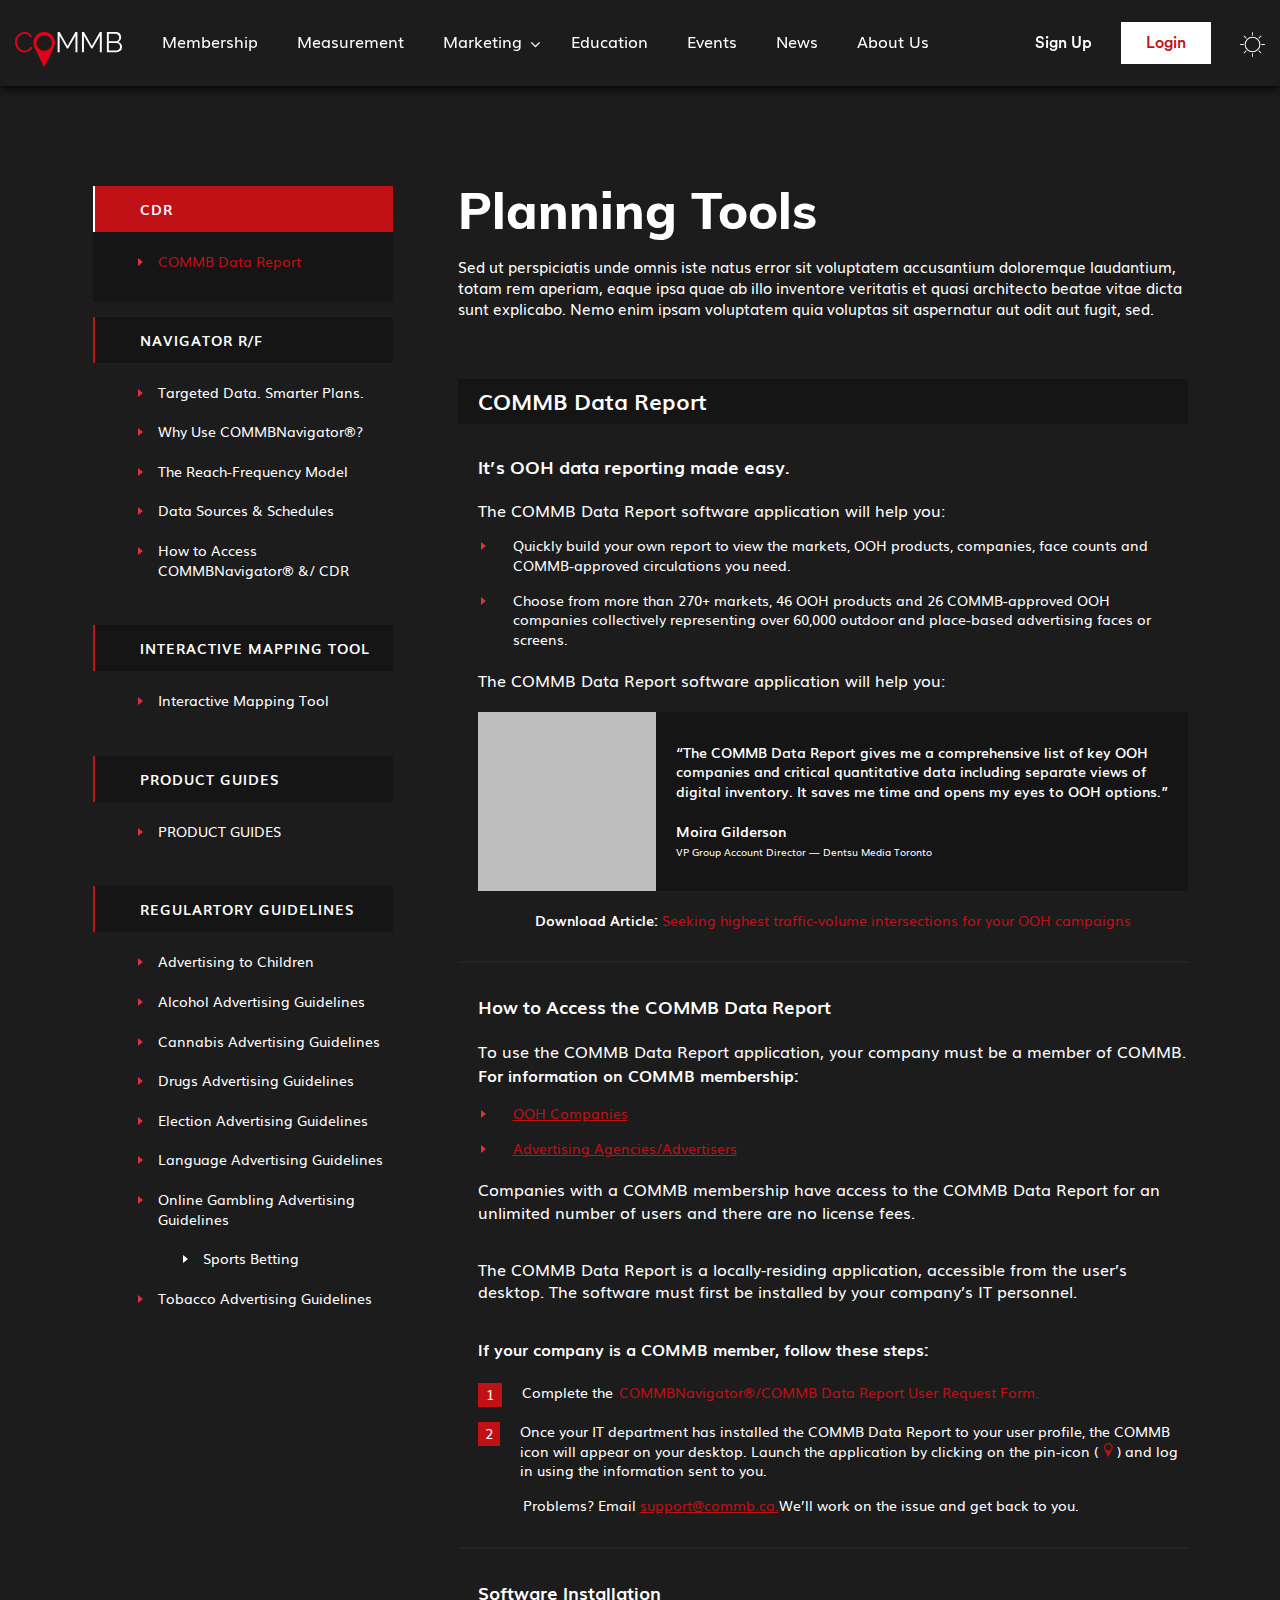
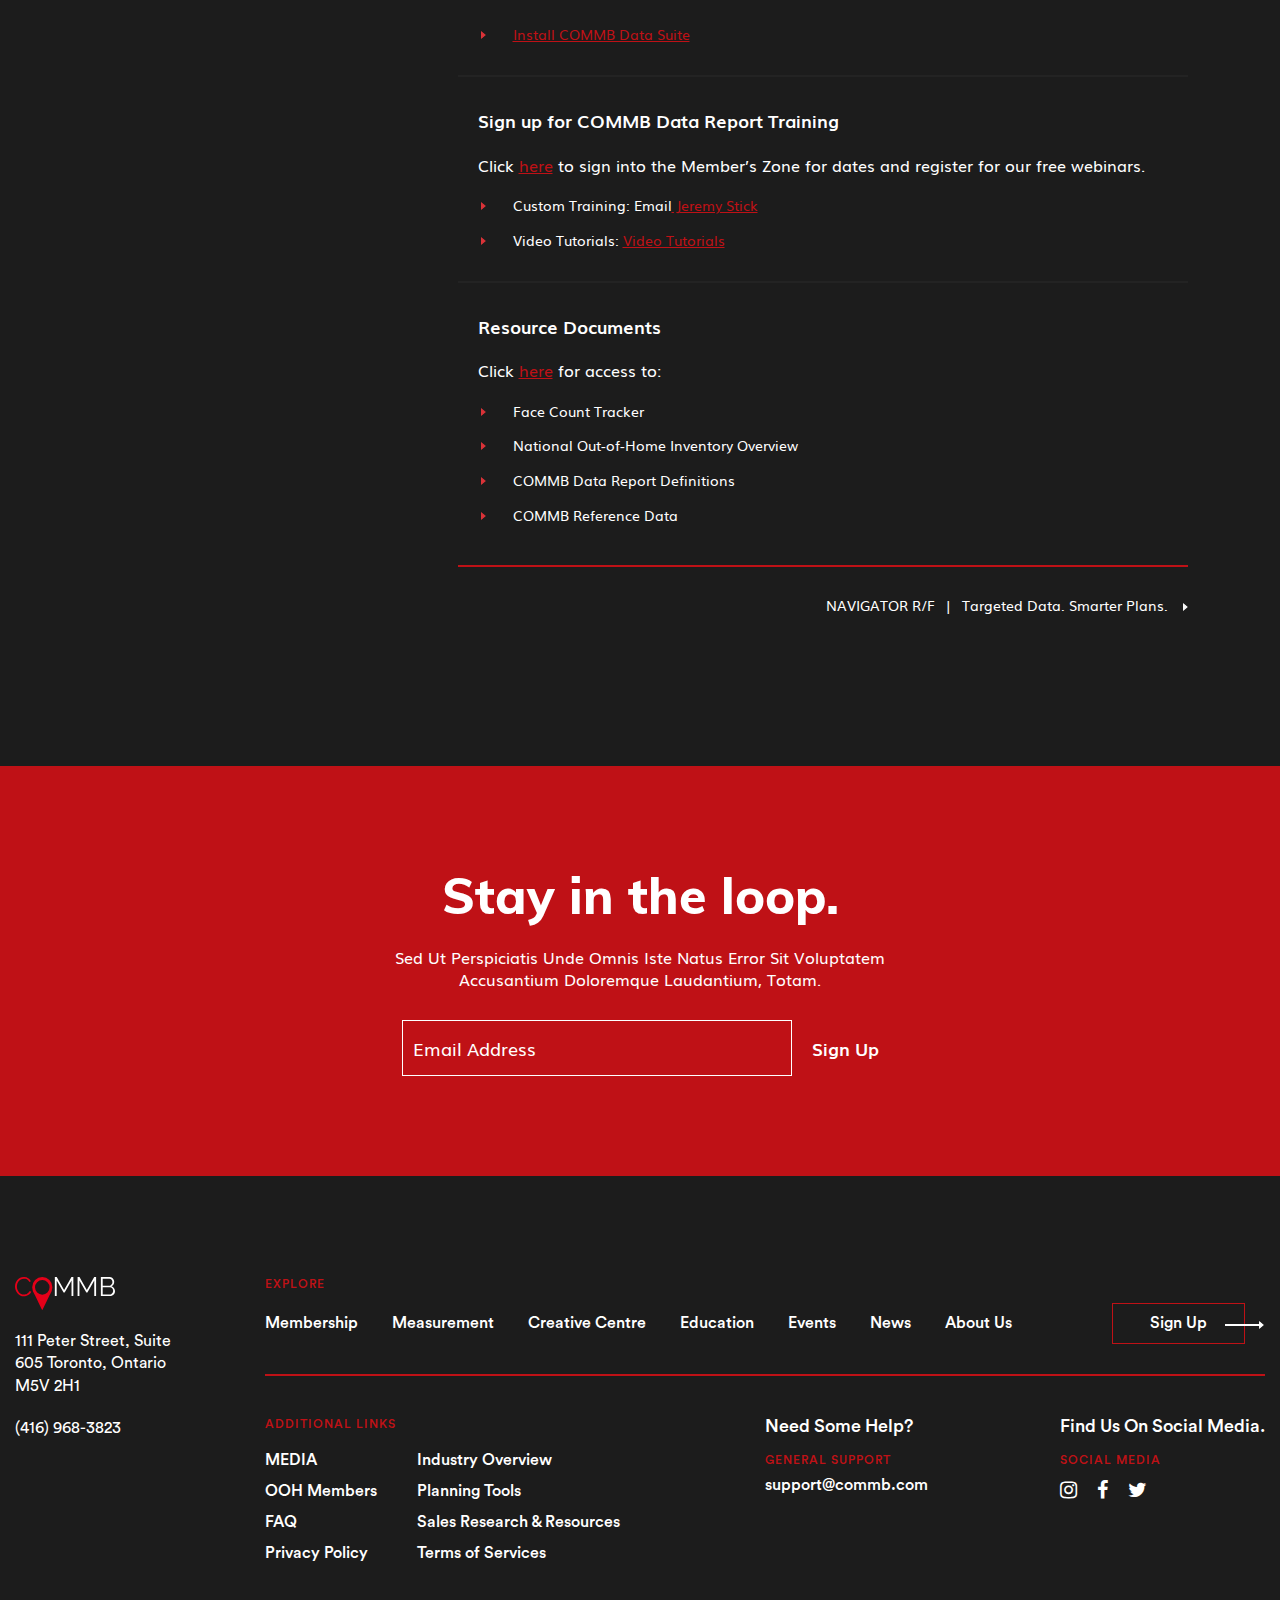
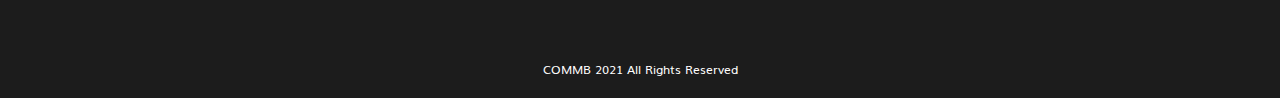
<file: planning-tools.html>
<!doctype html>
<html dir="ltr" lang="en-US">
<head>
    <title>COMMB - Resources Page</title>

    <link type="image/x-icon" rel="shortcut icon" href="assets/image/favicon.png" />
    <!-- Required meta tags -->
    <meta charset="UTF-8" />
    <meta name="HandheldFriendly" content="true">
    <meta name="viewport" content="width=device-width, user-scalable=no" />

    <meta name="description" content="">
    <meta name="keywords" content="">
    <meta name="author" content="">


    <!-- Slider CSS -->
 
    <!-- FontAwesome -->
    <link rel="stylesheet" href="assets/css/font-awesome.min.css" type="text/css" />

    <link type="text/css" rel="stylesheet" href="assets/css/style.css"/>
    <link type="text/css" rel="stylesheet" href="assets/css/responsive.css"/>

</head>
<body>
    <!-- Main Wrapper Start -->

    <div class="main-wrapper planning_tool_page">

        <!-- Header Start-->
        <div class="header-wrapper">
            <header>
                <div class="container">
                    <div class="header-block">
                        <div class="dark_light_mode in_mobile">
                            <a href="#0"><img src="assets/image/dark-light-button.svg" alt="light"></a>
                        </div>
                        <div class="logo-hold">
                            <a href="index.html">
                                <img src="assets/image/logo.svg" alt="Logo">
                            </a>
                        </div>
        
                        <div class="menu_toggle_btn">
                            <div class="humbergur">
                                <span></span>
                                <span></span>
                                <span></span>
                            </div>
                        </div>
                        <div class="main-nav-block">
                            <div class="menu-nav">
                                <div class="menu_area">
                                    <div class="menu_links">
                                        <ul>
                                            <li><a href="membership.html">Membership</a></li>
                                            <li><a href="measurement.html">Measurement</a></li>
                                            <li class="dropdown_text">
                                                <a href="#0">Marketing</a>
                                                <ul class="dropdown_menu">
                                                    <li><a href="creative_center.html">Creative Center</a></li>
                                                    <li><a href="creative_library.html">Creative Library</a></li>
                                                    <li><a href="resources.html">Sales Resources / Research</a></li>
                                                    <li><a href="casestudies.html">Case Studies</a></li>
                                                    <li><a href="obie-awards.html">OOH Awards Show</a></li>
                                                </ul>
                                            </li>
                                            <li><a href="education.html">Education</a></li>
                                            <li><a href="events.html">Events</a></li>
                                            <li><a href="news-hub.html">News</a></li>
                                            <li><a href="about.html">About Us</a></li>
                                        </ul>
                                    </div>
                                    <div class="social_block">
                                        <ul>
                                            <li><a href="https://www.instagram.com/accounts/login/" target="_blank"><i
                                                        class="fa fa-instagram" aria-hidden="true"></i></a></li>
                                            <li><a href="https://www.facebook.com/" target="_blank"><i class="fa fa-facebook"
                                                        aria-hidden="true"></i></a></li>
                                            <li><a href="https://twitter.com/i/flow/login" target="_blank"><i
                                                        class="fa fa-twitter" aria-hidden="true"></i></a></li>
                                        </ul>
                                    </div>
                                </div>
                                <div class="bottom_content">
                                    <div class="">
                                        <a href="#0" class="login_btn">
                                            <span>
                                                Login
                                            </span>
                                            <span>
                                                <svg id="right-arrow" xmlns="http://www.w3.org/2000/svg" width="30.934"
                                                    height="6.412" viewBox="0 0 30.934 6.412">
                                                    <path id="Icon_open-arrow-left" data-name="Icon open-arrow-left"
                                                        d="M2.829,0,0,2.386,2.829,4.715V2.829H29.916V1.886H2.829Z"
                                                        transform="translate(30.313 5.557) rotate(180)" fill="#fff" />
                                                    <path id="Icon_open-arrow-left_-_Outline"
                                                        data-name="Icon open-arrow-left - Outline"
                                                        d="M3.847,0V2.344H30.934V4.081H3.847V6.412L0,3.244ZM30.139,3.138H3.053V1.709L1.241,3.237,3.053,4.728V3.287H30.139Z"
                                                        transform="translate(30.934 6.412) rotate(180)" fill="#fff" />
                                                </svg>
                                            </span>
                                        </a>
                                    </div>
                                    <div class="sign_btn">
                                        <a href="#0">Sign Up</a>
                                    </div>
                                </div>
                            </div>
                        </div>
                        <div class="login_sign_up_btn">
                            <a href="#0" class="sign_up_btn">Sign Up</a>
                            <a href="#0" class="login_btn">Login</a>
        
                            <div class="dark_light_mode">
                                <a href="#0"><img src="assets/image/dark-light-button.svg" alt="light"></a>
                            </div>
                        </div>
                        <div class="overlay_bg"></div>
                    </div>
                </div>
            </header>
        </div>
        <!-- Header Close -->

        <!-- Main Content Start-->
       <div class="main_content_wrapper">
            <div class="planning_main_section">
                <div class="container">
                    <div class="planning_block">
                        <div class="planning_tools_left_col">
                            <div class="planning_sidebar_block" id="sidebar">
                                <div class="planning_sidebar_content">
                                    <div class="planning_common_sidebar_div">
                                        <div class="planning_common_title_box active">
                                            <h3>CDR</h3>
                                        </div>
                                        <div class="planning_common_list_ul">
                                            <ul class="tabs">
                                                <li class="tab"><a href="#0" class="active">COMMB Data Report</a></li>
                                            </ul>
                                        </div>
                                    </div>
                                    <div class="planning_common_sidebar_div">
                                        <div class="planning_common_title_box ">
                                            <h3>NAVIGATOR R/F</h3>
                                        </div>
                                        <div class="planning_common_list_ul">
                                            <ul>
                                                <li><a href="#0">Targeted Data. Smarter Plans.</a></li>
                                                <li><a href="#0">Why Use COMMBNavigator®?</a></li>
                                                <li><a href="#0">The Reach-Frequency Model</a></li>
                                                <li><a href="#0">Data Sources & Schedules</a></li>
                                                <li><a href="#0">How to Access COMMBNavigator® &/ CDR</a></li>
                                            </ul>
                                        </div>
                                    </div>
                                    <div class="planning_common_sidebar_div">
                                        <div class="planning_common_title_box ">
                                            <h3>INteractive mapping tool</h3>
                                        </div>
                                        <div class="planning_common_list_ul">
                                            <ul>
                                                <li><a href="#0">Interactive Mapping Tool</a></li>
                                            </ul>
                                        </div>
                                    </div>
                                    <div class="planning_common_sidebar_div">
                                        <div class="planning_common_title_box ">
                                            <h3>PRODUCT GUIDES</h3>
                                        </div>
                                        <div class="planning_common_list_ul">
                                            <ul>
                                                <li><a href="#0">PRODUCT GUIDES</a></li>
                                            </ul>
                                        </div>
                                    </div>
                                    <div class="planning_common_sidebar_div">
                                        <div class="planning_common_title_box ">
                                            <h3>REGULARTORY GUIDELINES</h3>
                                        </div>
                                        <div class="planning_common_list_ul">
                                            <ul>
                                                <li><a href="#0">Advertising to Children</a></li>
                                                <li><a href="#0">Alcohol Advertising Guidelines</a></li>
                                                <li><a href="#0">Cannabis Advertising Guidelines</a></li>
                                                <li><a href="#0">Drugs Advertising Guidelines</a></li>
                                                <li><a href="#0">Election Advertising Guidelines</a></li>
                                                <li><a href="#0">Language Advertising Guidelines</a></li>
                                                <li><a href="#0">Online Gambling Advertising Guidelines</a>
                                                    <ul>
                                                        <li><a href="#0">Sports Betting</a></li>
                                                    </ul>
                                                </li>
                                                <li><a href="#0">Tobacco Advertising Guidelines</a></li>
                                            </ul>
                                        </div>
                                    </div>

                                </div>
                            </div>
                        </div>
                        <div class="planning_tools_right_col resources_right_col cm_right_content">
                            <div class="planning_tools_right_content">
                                <div class="content-item active">
                                    <div class="planning_tools_info_content_block">
                                        <div class="planning_tools_info_title">
                                            <h1>Planning Tools</h1>
                                        </div>
                                        <div class="common_desc">
                                            <p>Sed ut perspiciatis unde omnis iste natus error sit voluptatem accusantium doloremque laudantium, 
                                                totam rem aperiam, eaque ipsa quae ab illo inventore veritatis et quasi architecto beatae vitae dicta 
                                                sunt explicabo. Nemo enim ipsam voluptatem quia voluptas sit aspernatur aut odit aut fugit, sed.</p>
                                        </div>
                                        <div class="commb_data_report">
                                            <p class="#0">COMMB Data Report</p>
                                        </div>
                                        <div class="planning_ooh_data cm_tab_pad">
                                            <div class="planning_section_title">It’s OOH data reporting made easy.</div>
                                            <div class="planning_section_desc">The COMMB Data Report software application will help you: </div>
                                        </div>
                                        <div class="mandate_list cm_tab_pad">
                                            <ul>
                                                <li>Quickly build your own report to view the markets, OOH products, companies, face counts and COMMB-approved circulations you need.</li>
                                                <li>Choose from more than 270+ markets, 46 OOH products and 26 COMMB-approved OOH companies collectively representing over 60,000 outdoor and place-based advertising faces or screens.</li>
                                            </ul>
                                        </div>
                                        <div class="planning_section_img_content cm_tab_pad"> 
                                            <div class="planning_section_desc">The COMMB Data Report software application will help you: </div>
                                            <div class="media">
                                                <div class="media-img">
                                                    <img src="assets/image/img-placeholder.png" alt="png">
                                                </div>
                                                <div class="media-body">
                                                    <p class="media_content">“The COMMB Data Report gives me a comprehensive list of key OOH companies and critical quantitative data including separate views of digital inventory. It saves me time and opens my eyes to OOH options.”</p>
                                                    <p class="planning_moira_gilderson">Moira Gilderson</p>
                                                    <span class="planning_group">VP Group Account Director  —  Dentsu Media Toronto</span>
                                                </div>
                                            </div>

                                            <div class="instructors_cnt">
                                                <p>Download Article: <a href="mailto:jstick@commb.ca">Seeking highest traffic-volume intersections for your OOH campaigns</a></p>
                                            </div>
                                        </div>
                                    </div>
                                    <div class="planning_tools_info_content_block cm_tab_pad">
                                        <div class="planning_ooh_data">
                                            <div class="planning_section_title">How to Access the COMMB Data Report</div>
                                            <div class="planning_section_desc">To use the COMMB Data Report application, your company must be a member of COMMB. <br> <span>For information on COMMB membership:</span></div>
                                        </div>
                                        <div class="mandate_list mandate_list_link">
                                            <ul>
                                                <li><a href="#0">OOH Companies</a></li>
                                                <li><a href="#0">Advertising Agencies/Advertisers</a></li>
                                            </ul>
                                        </div>
                                        <div>
                                            <div class="planning_section_desc companies_with_desc">Companies with a COMMB membership have access to the COMMB Data Report for an unlimited number of users and there are no license fees.</div>
                                            <div class="planning_section_desc">The COMMB Data Report is a locally-residing application, accessible from the user’s desktop. The software must first be installed by your company’s IT personnel.</div>
                                            <div class="planning_section_desc if_your_company_desc">If your company is a COMMB member, follow these steps:</div>
                                        </div>

                                        <ul class="planning_Complete_the">
                                            <li><span>1</span><p>Complete the <a href="#0">COMMBNavigator®/COMMB Data Report User Request Form.</a></p></li>
                                            <li>
                                                <span>2</span><p class="planning_w-100">Once your IT department has installed the COMMB Data Report to your user profile, the COMMB icon will appear on your desktop. Launch the application by clicking on the pin-icon ( <a href="#0"><svg xmlns="http://www.w3.org/2000/svg" width="8.707" height="14.125" viewBox="0 0 8.707 14.125">  
                                                    <path id="Path_1178" data-name="Path 1178" d="M70.989.054h-.023A4.342,4.342,0,0,0,66.629,4.4a5.953,5.953,0,0,0,.851,2.787c.8,1.266,3.155,6.57,3.5,6.977,0,0,.007.019.012.014s.011-.014.011-.014c.344-.408,2.688-5.717,3.489-6.985a5.952,5.952,0,0,0,.844-2.789A4.342,4.342,0,0,0,70.989.054m0,7.571A3.141,3.141,0,1,1,74.124,4.48a3.142,3.142,0,0,1-3.137,3.145" transform="translate(-66.629 -0.054)" fill="#bf1116"/></svg></a> ) and log in using the information sent to you.</p>
                                            </li>
                                        </ul>
                                        <div class="mandate_list mandate_list_link planning_problems_Email">
                                            <ul>
                                                <li>Problems? Email <a href="support@commb.ca.">support@commb.ca.</a>We’ll work on the issue and get back to you.</li>
                                            </ul>
                                        </div>
                                    </div>
                                    <div class="planning_tools_info_content_block cm_tab_pad">
                                        <div class="planning_ooh_data software_ooh_data">
                                            <div class="planning_section_title">Software Installation</div>
                                        </div>
                                        <div class="mandate_list mandate_list_link">
                                            <ul>
                                                <li><a href="#0">Install COMMB Data Suite</a></li>
                                            </ul>
                                        </div>
                                    </div>
                                    <div class="planning_tools_info_content_block cm_tab_pad">
                                        <div class="planning_ooh_data">
                                            <div class="planning_section_title">Sign up for COMMB Data Report Training</div>
                                            <div class="planning_section_desc planning_click_here">Click <a href="#0">here</a> to sign into the Member’s Zone for dates and register for our free webinars.</div>
                                        </div>
                                        <div class="mandate_list mandate_list_link">
                                            <ul class="planning_custom_training">
                                                <li>Custom Training: Email<a href="#0"> Jeremy Stick</a></li>
                                                <li>Video Tutorials: <a href="#0">Video Tutorials</a></li>
                                            </ul>
                                        </div>
                                    </div>
                                    <div class="planning_tools_info_content_block cm_tab_pad">
                                        <div class="planning_ooh_data">
                                            <div class="planning_section_title">Resource Documents</div>
                                            <div class="planning_section_desc planning_click_here">Click <a href="#0">here</a> for access to:</div>
                                        </div>
                                        <div class="mandate_list mandate_list_link">
                                            <ul class="planning_custom_training">
                                                <li>Face Count Tracker</li>
                                                <li>National Out-of-Home Inventory Overview</li>
                                                <li>COMMB Data Report Definitions</li>
                                                <li>COMMB Reference Data</li>
                                            </ul>
                                        </div>
                                    </div>
                                </div>
                            </div>
                            <div class="planning_navigator">
                                <a href="#0">NAVIGATOR R/F</a>
                                <span>|</span>
                                <a href="#0">Targeted Data. Smarter Plans. 
                                    <div class="planning_right_arrow">
                                        <svg xmlns="http://www.w3.org/2000/svg" width="4.842" height="8.071" viewBox="0 0 4.842 8.071">
                                          <g id="right-arrow" transform="translate(-1226.939 -692.432)">
                                            <path id="Icon_open-arrow-left" data-name="Icon open-arrow-left" d="M3.561,0,0,3,3.561,5.935V0Z" transform="translate(1231 699.427) rotate(180)" fill="#f8f8f8"/>
                                            <path id="Icon_open-arrow-left_-_Outline" data-name="Icon open-arrow-left - Outline" d="M4.061-1.076V6.995L-.781,3.008Zm-1,3.95v-1.8L.781,3l2.28,1.877v-2Z" transform="translate(1231 699.427) rotate(180)" fill="#f8f8f8"/>
                                          </g>
                                        </svg>
                                    </div>
                                </a>
                                
                            </div>
                        </div>
                    </div>
                </div>
            </div>

            <div class="common_stay_in_section" id="footer">
                <div class="container">
                    <div class="stay_in_content_block">
                        <h3>Stay in the loop.</h3>
                        <p>Sed Ut Perspiciatis Unde Omnis Iste Natus Error Sit Voluptatem Accusantium Doloremque Laudantium, Totam.</p>

                        <div class="stay_in_input_box">
                            <div class="input_filed">
                                <input type="text" placeholder="Email Address">
                            </div>
                            <button type="button" class="stay_signup_btn">Sign Up</button>
                        </div>
                    </div>
                </div>
            </div>
       </div>
        <!-- Main Content Close -->

        <!-- Footer Start -->
        <div class="footer_wrapper">
            <div class="container">
                <div class="footer_block">
                    <div class="footer_col_1">
                        <div class="footer_left_content">
                            <div class="footer_logo">
                                <a href="index.html">
                                    <img src="assets/image/logo.svg" alt="Logo">
                                </a>
                            </div>
                            <div class="footer_address">
                                <p>111 Peter Street, Suite 605 Toronto, Ontario<br> M5V 2H1</p>
                            </div>
                            <div class="footer_phone">
                                <a href="tel:4169683823">(416) 968-3823</a>
                            </div>
                        </div>
                    </div>
                    <div class="footer_col_2">
                        <div class="footer_right_content">
                            <div class="commn_footer_label">
                                <p>EXPLORE</p>
                            </div>
                            <div class="footer_explore_menu">
                                 <ul>
                                     <li><a href="measurement.html">Membership</a></li>
                                     <li><a href="measurement.html">Measurement</a></li>
                                     <li><a href="creative_center.html">Creative Centre</a></li>
                                     <li><a href="education.html">Education</a></li>
                                     <li><a href="events.html">Events</a></li>
                                     <li><a href="news-hub.html">News</a></li>
                                     <li><a href="about.html">About Us</a></li>
                                 </ul>
                                 <div class="common_section_btn">
                                     <a href="#0" class="common_btn">
                                         Sign Up
                                         <svg id="right-arrow" xmlns="http://www.w3.org/2000/svg" width="38.938" height="8.071" viewBox="0 0 38.938 8.071">
                                             <path  data-name="Icon open-arrow-left" d="M3.561,0,0,3,3.561,5.935V3.561h34.1V2.374H3.561Z" transform="translate(38.156 6.995) rotate(180)" fill="#fff"/>
                                             <path  data-name="Icon open-arrow-left - Outline" d="M4.842,0V2.95h34.1V5.137H4.842V8.071L0,4.084Zm33.1,3.95H3.842v-1.8L1.562,4.074l2.28,1.877V4.137h34.1Z" transform="translate(38.938 8.071) rotate(180)" fill="#fff"/>
                                         </svg>
                                     </a>
                                 </div>
                            </div>
 
                            <div class="need_some_help_block">
                                <div class="additional_links">
                                 <span class="commn_footer_label">
                                     <p>Additional Links</p>
                                 </span>
                                 <div class="additional_block">
                                     <ul>
                                          <li><a href="#0">MEDIA</a></li>
                                          <li><a href="#0">OOH Members</a></li>
                                          <li><a href="#0">FAQ</a></li>
                                          <li><a href="#0">Privacy Policy</a></li>
                                     </ul>
                                      <ul>
                                          <li><a href="#0">Industry Overview</a></li>
                                          <li><a href="#0">Planning Tools</a></li>
                                          <li><a href="#0">Sales Research & Resources</a></li>
                                          <li><a href="#0">Terms of Services</a></li>
                                      </ul>
                                 </div>
                                </div>
                                <div class="additional_last_block">
                                    <div class="need_some_col">
                                        <div class="need_some_content">
                                            <h3 class="need_common_title">Need Some Help?</h3>
                                            <div class="commn_footer_label">
                                                 <p>general support</p>
                                             </div>
                                             <div class="supprt_email">
                                                 <a href="mailto:support@commb.com">support@commb.com</a>
                                             </div>
                                        </div>
                                    </div>
                                    <div class="find_us_col">
                                        <div class="find_us_content">
                                             <h3 class="need_common_title">Find Us On Social Media.</h3>
                                             <div class="commn_footer_label">
                                                 <p>social media</p>
                                             </div>
                                             <ul>
                                                 <li><a href="https://www.instagram.com/accounts/login/" target="_blank"><i class="fa fa-instagram" aria-hidden="true"></i></a></li>
                                                 <li><a href="https://www.facebook.com/" target="_blank"><i class="fa fa-facebook" aria-hidden="true"></i></a></li>
                                                 <li><a href="https://twitter.com/i/flow/login" target="_blank"><i class="fa fa-twitter" aria-hidden="true"></i></a></li>
                                             </ul>
                                        </div>
                                    </div>
                                </div>
                            </div>
                        </div>
                    </div>
                </div>
                <div class="copyright_block">
                    <p>COMMB 2021 All Rights Reserved</p>
                </div>
            </div>
        </div>
         <!-- Footer Close -->
    </div>
    <!-- Main Wrapper Close -->
    
   

    <!-- Optional JavaScript -->
    <!-- jQuery first, then Popper.js, then Bootstrap JS -->
    <script src="assets/js/jquery3.5.1.min.js"></script>
    <script src="assets/js/custom.js"></script>

    <script>
        //Read More Less Js
        $('.moreless_button').click(function() {
            // unsere slider section more-contain slidetoggle
            $(this).parents('.lorne_text').find('.moretext').slideToggle();

            if ($(this).find('span').text() == "Read Less") {
                $(this).find('span').text("Read More")
                $(this).removeClass('active');

            } else {
                $(this).find('span').text("Read Less");
                $(this).addClass('active');
            }
            });

            $(function() {
                var top = $('#sidebar').offset().top - parseFloat($('#sidebar').css('marginTop').replace(/auto/, 0));
                var footTop = $('#footer').offset().top - parseFloat($('#footer').css('marginTop').replace(/auto/, 0));

                var maxY = footTop - $('#sidebar').outerHeight();

                $(window).scroll(function(evt) {
                    var y = $(this).scrollTop();
                    if (y > top) {
                        
                //Quand scroll, ajoute une classe ".fixed" et supprime le Css existant 
                        if (y < maxY) {
                            $('#sidebar').addClass('fixed').removeAttr('style');
                        } else {
                            
                //Quand la sidebar arrive au footer, supprime la classe "fixed" précèdement ajouté
                            $('#sidebar').removeClass('fixed').css({
                                position: 'absolute',
                                top: (maxY - top) + 'px'
                            });
                        }
                    } else {
                        $('#sidebar').removeClass('fixed');
                    }
                });
            });
    </script>
</body>
</html>
</file>
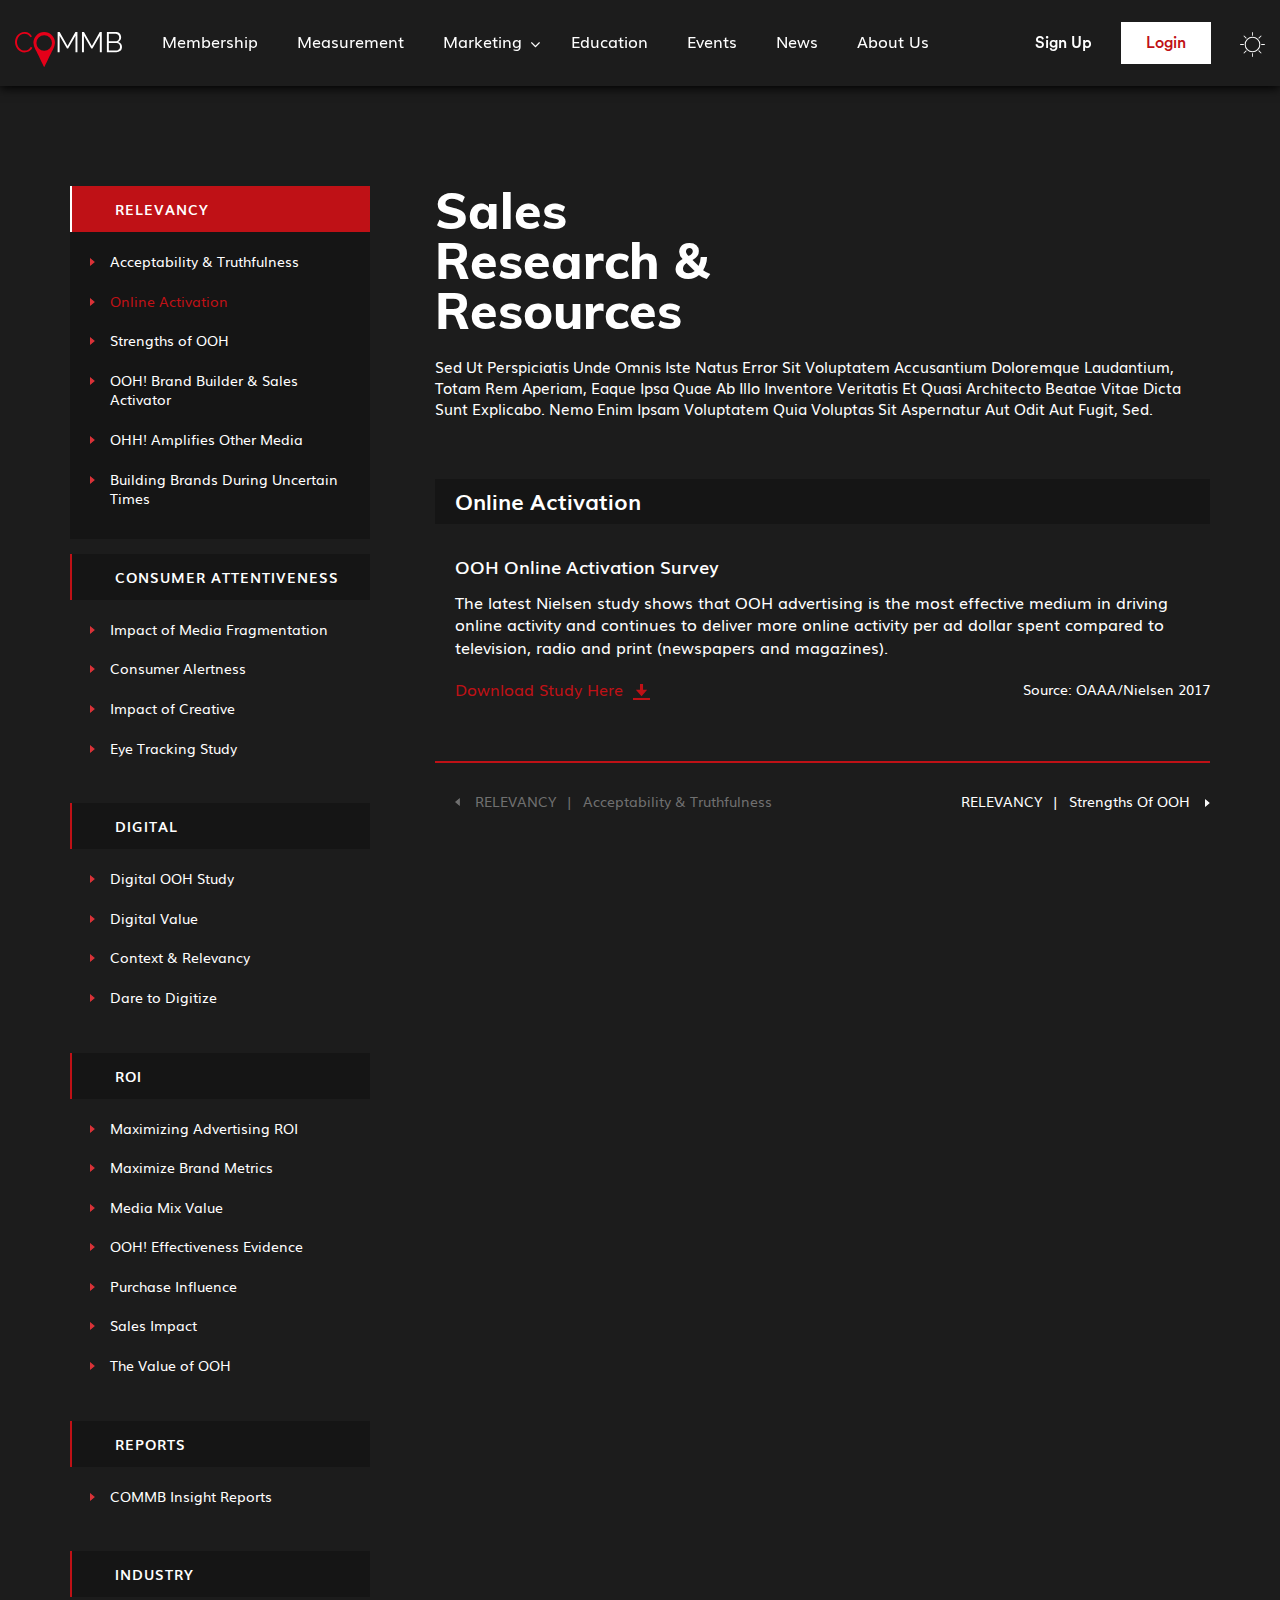
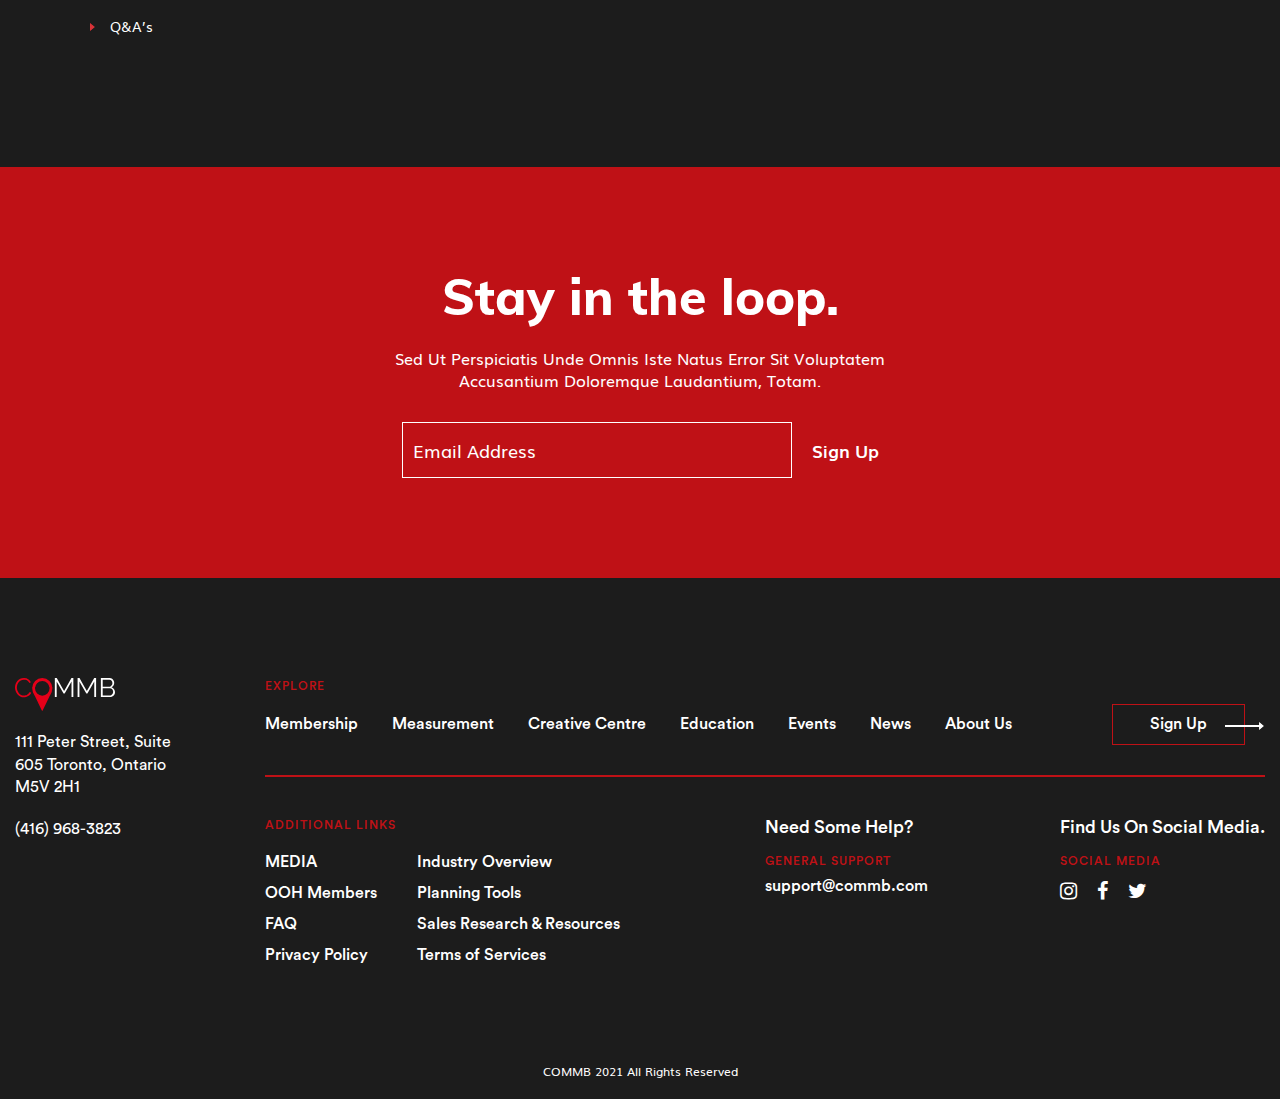
<file: resources.html>
<!doctype html>
<html dir="ltr" lang="en-US">
<head>
    <title>COMMB - Resources Page</title>

    <link type="image/x-icon" rel="shortcut icon" href="assets/image/favicon.png" />
    <!-- Required meta tags -->
    <meta charset="UTF-8" />
    <meta name="HandheldFriendly" content="true">
    <meta name="viewport" content="width=device-width, user-scalable=no" />

    <meta name="description" content="">
    <meta name="keywords" content="">
    <meta name="author" content="">


    <!-- Slider CSS -->
 
    <!-- FontAwesome -->
    <link rel="stylesheet" href="assets/css/font-awesome.min.css" type="text/css" />

    <link type="text/css" rel="stylesheet" href="assets/css/style.css"/>
    <link type="text/css" rel="stylesheet" href="assets/css/responsive.css"/>

    <style>
        .res_common_title_box {
            padding: 16px 15px 16px 43px;
        }
        .res_common_list_ul li {
            margin: 0 10px 0 20px;
        }
    </style>
</head>
<body>
    <!-- Main Wrapper Start -->

    <div class="main-wrapper resources_page">

    <!-- Header Start-->
    <div class="header-wrapper">
        <header>
            <div class="container">
                <div class="header-block">
                    <div class="dark_light_mode in_mobile">
                        <a href="#0"><img src="assets/image/dark-light-button.svg" alt="light"></a>
                    </div>
                    <div class="logo-hold">
                        <a href="index.html">
                            <img src="assets/image/logo.svg" alt="Logo">
                        </a>
                    </div>
    
                    <div class="menu_toggle_btn">
                        <div class="humbergur">
                            <span></span>
                            <span></span>
                            <span></span>
                        </div>
                    </div>
                    <div class="main-nav-block">
                        <div class="menu-nav">
                            <div class="menu_area">
                                <div class="menu_links">
                                    <ul>
                                        <li><a href="membership.html">Membership</a></li>
                                        <li><a href="measurement.html">Measurement</a></li>
                                        <li class="dropdown_text">
                                            <a href="#0">Marketing</a>
                                            <ul class="dropdown_menu">
                                                <li><a href="creative_center.html">Creative Center</a></li>
                                                <li><a href="creative_library.html">Creative Library</a></li>
                                                <li><a href="resources.html">Sales Resources / Research</a></li>
                                                <li><a href="casestudies.html">Case Studies</a></li>
                                                <li><a href="obie-awards.html">OOH Awards Show</a></li>
                                            </ul>
                                        </li>
                                        <li><a href="education.html">Education</a></li>
                                        <li><a href="events.html">Events</a></li>
                                        <li><a href="news-hub.html">News</a></li>
                                        <li><a href="about.html">About Us</a></li>
                                    </ul>
                                </div>
                                <div class="social_block">
                                    <ul>
                                        <li><a href="https://www.instagram.com/accounts/login/" target="_blank"><i
                                                    class="fa fa-instagram" aria-hidden="true"></i></a></li>
                                        <li><a href="https://www.facebook.com/" target="_blank"><i class="fa fa-facebook"
                                                    aria-hidden="true"></i></a></li>
                                        <li><a href="https://twitter.com/i/flow/login" target="_blank"><i
                                                    class="fa fa-twitter" aria-hidden="true"></i></a></li>
                                    </ul>
                                </div>
                            </div>
                            <div class="bottom_content">
                                <div class="">
                                    <a href="#0" class="login_btn">
                                        <span>
                                            Login
                                        </span>
                                        <span>
                                            <svg id="right-arrow" xmlns="http://www.w3.org/2000/svg" width="30.934"
                                                height="6.412" viewBox="0 0 30.934 6.412">
                                                <path id="Icon_open-arrow-left" data-name="Icon open-arrow-left"
                                                    d="M2.829,0,0,2.386,2.829,4.715V2.829H29.916V1.886H2.829Z"
                                                    transform="translate(30.313 5.557) rotate(180)" fill="#fff" />
                                                <path id="Icon_open-arrow-left_-_Outline"
                                                    data-name="Icon open-arrow-left - Outline"
                                                    d="M3.847,0V2.344H30.934V4.081H3.847V6.412L0,3.244ZM30.139,3.138H3.053V1.709L1.241,3.237,3.053,4.728V3.287H30.139Z"
                                                    transform="translate(30.934 6.412) rotate(180)" fill="#fff" />
                                            </svg>
                                        </span>
                                    </a>
                                </div>
                                <div class="sign_btn">
                                    <a href="#0">Sign Up</a>
                                </div>
                            </div>
                        </div>
                    </div>
                    <div class="login_sign_up_btn">
                        <a href="#0" class="sign_up_btn">Sign Up</a>
                        <a href="#0" class="login_btn">Login</a>
    
                        <div class="dark_light_mode">
                            <a href="#0"><img src="assets/image/dark-light-button.svg" alt="light"></a>
                        </div>
                    </div>
                    <div class="overlay_bg"></div>
                </div>
            </div>
        </header>
    </div>
    <!-- Header Close -->

        <!-- Main Content Start-->
       <div class="main_content_wrapper">
            <div class="resources_main_section">
                <div class="container">
                    <div class="resources_block">
                        <div class="resources_left_col">
                            <div class="resources_sidebar_block" id="sidebar">
                                <div class="resources_sidebar_content">
                                    <div class="res_common_sidebar_div">
                                        <div class="res_common_title_box active">
                                            <h3>RELEVANCY</h3>
                                        </div>
                                        <div class="res_common_list_ul res_tab_list">
                                            <ul class="tabs">
                                                <li class="tab-link" data-tab="tab-1"><a href="#0">Acceptability & Truthfulness</a></li>
                                                <li class="tab-link" data-tab="tab-2"><a href="#0" class="active">Online Activation</a></li>
                                                <li class="tab-link" data-tab="tab-3"><a href="#0">Strengths of OOH</a></li>
                                                <li class="tab-link" data-tab="tab-4"><a href="#0">OOH! Brand Builder & Sales Activator</a></li>
                                                <li class="tab-link" data-tab="tab-5"><a href="#0">OHH! Amplifies Other Media</a></li>
                                                <li class="tab-link" data-tab="tab-6"><a href="#0">Building Brands During Uncertain Times</a></li>
                                            </ul>
                                        </div>
                                    </div>
                                    <div class="res_common_sidebar_div">
                                        <div class="res_common_title_box ">
                                            <h3>Consumer Attentiveness</h3>
                                        </div>
                                        <div class="res_common_list_ul">
                                            <ul>
                                                <li><a href="#0">Impact of Media Fragmentation</a></li>
                                                <li><a href="#0">Consumer Alertness</a></li>
                                                <li><a href="#0">Impact of Creative</a></li>
                                                <li><a href="#0">Eye Tracking Study</a></li>
                                            </ul>
                                        </div>
                                    </div>
                                    <div class="res_common_sidebar_div">
                                        <div class="res_common_title_box ">
                                            <h3>Digital</h3>
                                        </div>
                                        <div class="res_common_list_ul">
                                            <ul>
                                                <li><a href="#0">Digital OOH Study</a></li>
                                                <li><a href="#0">Digital Value</a></li>
                                                <li><a href="#0">Context & Relevancy</a></li>
                                                <li><a href="#0">Dare to Digitize</a></li>
                                            </ul>
                                        </div>
                                    </div>
                                    <div class="res_common_sidebar_div">
                                        <div class="res_common_title_box ">
                                            <h3>ROI</h3>
                                        </div>
                                        <div class="res_common_list_ul">
                                            <ul>
                                                <li><a href="#0">Maximizing Advertising ROI</a></li>
                                                <li><a href="#0">Maximize Brand Metrics</a></li>
                                                <li><a href="#0">Media Mix Value</a></li>
                                                <li><a href="#0">OOH! Effectiveness Evidence</a></li>
                                                <li><a href="#0">Purchase Influence</a></li>
                                                <li><a href="#0">Sales Impact</a></li>
                                                <li><a href="#0">The Value of OOH</a></li>
                                            </ul>
                                        </div>
                                    </div>
                                    <div class="res_common_sidebar_div">
                                        <div class="res_common_title_box ">
                                            <h3>Reports</h3>
                                        </div>
                                        <div class="res_common_list_ul">
                                            <ul>
                                                <li><a href="#0">COMMB Insight Reports</a></li>
                                            </ul>
                                        </div>
                                    </div>
                                    <div class="res_common_sidebar_div">
                                        <div class="res_common_title_box ">
                                            <h3>Industry</h3>
                                        </div>
                                        <div class="res_common_list_ul">
                                            <ul>
                                                <li><a href="#0">Q&A’s</a></li>
                                            </ul>
                                        </div>
                                    </div>

                                </div>
                            </div>
                        </div>

                        <div class="resources_right_col cm_right_content">
                            <div class="resources_info_content_block">
                                <div class="resources_info_title">
                                    <h1>Sales Research & Resources</h1>
                                </div>
                                <div class="common_desc">
                                    <p>Sed Ut Perspiciatis Unde Omnis Iste Natus Error Sit Voluptatem Accusantium Doloremque Laudantium, 
                                        Totam Rem Aperiam, Eaque Ipsa Quae Ab Illo Inventore Veritatis Et Quasi Architecto Beatae Vitae Dicta 
                                        Sunt Explicabo. Nemo Enim Ipsam Voluptatem Quia Voluptas Sit Aspernatur Aut Odit Aut Fugit, Sed.</p>
                                </div>

                                <div class="tabs_data">
                                    <div class="tab-content" id="tab-1">
                                        <div class="download_study_here">
                                            <div class="measurement_info_content_block">
                                                <div class="commb_data_report">
                                                    <p class="#0">Acceptability & Truthfulness</p>
                                                </div>
                                                <div class="tab_content_wrapper">
                                                    <div class="measurement_ooh_data">
                                                        <div class="measurement_section_desc">The Ad Standard's Studies on Consumer Perspective on advertising look at Canadian's comfort with the level of truth and accuracy with advertising across different media.</div>
                                                    </div>

                                                    <div class="common_download_link common_flex_none">
                                                        <p class="link_btns">
                                                            <a href="#0">
                                                                Download 2018 Study Here
                                                                <span>
                                                                    <img src="assets/image/Membership/download-icon.svg" alt="download_icon">
                                                                </span>
                                                            </a>
                                                        </p>
                                                        <p class="link_btns">
                                                            <a href="#0">
                                                                Download 2018 Study Here
                                                                <span>
                                                                    <img src="assets/image/Membership/download-icon.svg" alt="download_icon">
                                                                </span>
                                                            </a>
                                                        </p>
                                                        <p class="link_btns">
                                                            <a href="#0">
                                                                Download 2018 Study Here
                                                                <span>
                                                                    <img src="assets/image/Membership/download-icon.svg" alt="download_icon">
                                                                </span>
                                                            </a>
                                                        </p>
                                                    </div>
                                                </div>
                                            </div>
                                        </div>

                                        <div class="planning_navigator">
                                            <a href="#0">RELEVANCY</a>
                                            <span>|</span>
                                            <a href="#0">Strengths Of OOH
                                                <div class="planning_right_arrow">
                                                    <svg xmlns="http://www.w3.org/2000/svg" width="4.842" height="8.071" viewBox="0 0 4.842 8.071">
                                                      <g id="right-arrow" transform="translate(-1226.939 -692.432)">
                                                        <path id="Icon_open-arrow-left" data-name="Icon open-arrow-left" d="M3.561,0,0,3,3.561,5.935V0Z" transform="translate(1231 699.427) rotate(180)" fill="#f8f8f8"></path>
                                                        <path id="Icon_open-arrow-left_-_Outline" data-name="Icon open-arrow-left - Outline" d="M4.061-1.076V6.995L-.781,3.008Zm-1,3.95v-1.8L.781,3l2.28,1.877v-2Z" transform="translate(1231 699.427) rotate(180)" fill="#f8f8f8"></path>
                                                      </g>
                                                    </svg>
                                                </div>
                                            </a>
                                        </div>
                                    </div>

                                    <div class="tab-content active" id="tab-2">
                                        <div class="download_study_here">
                                            <div class="measurement_info_content_block">
                                                <div class="commb_data_report">
                                                    <p class="#0">Online Activation</p>
                                                </div>
                                                <div class="tab_content_wrapper">
                                                    <div class="measurement_ooh_data">
                                                        <div class="measurement_section_title">OOH Online Activation Survey</div>
                                                        <div class="measurement_section_desc">The latest Nielsen study shows that OOH advertising is the most effective medium in driving online activity and continues to deliver more online activity per ad dollar spent compared to television, radio and print (newspapers and magazines).</div>
                                                    </div>

                                                    <div class="common_download_link">
                                                        <p class="link_btns">
                                                            <a href="#0">
                                                                Download Study Here
                                                                <span>
                                                                    <img src="assets/image/Membership/download-icon.svg" alt="download_icon">
                                                                </span>
                                                            </a>
                                                        </p>
                                                        <p>Source: OAAA/Nielsen 2017</p>
                                                    </div>
                                                </div>
                                            </div>
                                        </div>

                                        <div class="resources_navigator_block">
                                            <div class="planning_navigator resources_navigator">
                                                <a href="#0">
                                                        <svg xmlns="http://www.w3.org/2000/svg" width="4.842" height="8.071" viewBox="0 0 4.842 8.071">
                                                            <g id="right-arrow" transform="translate(1231.781 700.503) rotate(180)">
                                                                <path id="Icon_open-arrow-left" data-name="Icon open-arrow-left" d="M3.561,0,0,3,3.561,5.935V0Z" transform="translate(1231 699.427) rotate(180)" fill="#f8f8f8"/>
                                                                <path id="Icon_open-arrow-left_-_Outline" data-name="Icon open-arrow-left - Outline" d="M4.061-1.076V6.995L-.781,3.008Zm-1,3.95v-1.8L.781,3l2.28,1.877v-2Z" transform="translate(1231 699.427) rotate(180)" fill="#f8f8f8"/>
                                                            </g>
                                                        </svg>RELEVANCY</a>
                                                <span>|</span>
                                                <a href="#0">Acceptability & Truthfulness
                                                </a>
                                            </div>

                                            <div class="planning_navigator">
                                                <a href="#0">RELEVANCY</a>
                                                <span>|</span>
                                                <a href="#0">Strengths Of OOH
                                                    <div class="planning_right_arrow">
                                                        <svg xmlns="http://www.w3.org/2000/svg" width="4.842" height="8.071" viewBox="0 0 4.842 8.071">
                                                          <g id="right-arrow" transform="translate(-1226.939 -692.432)">
                                                            <path id="Icon_open-arrow-left" data-name="Icon open-arrow-left" d="M3.561,0,0,3,3.561,5.935V0Z" transform="translate(1231 699.427) rotate(180)" fill="#f8f8f8"></path>
                                                            <path id="Icon_open-arrow-left_-_Outline" data-name="Icon open-arrow-left - Outline" d="M4.061-1.076V6.995L-.781,3.008Zm-1,3.95v-1.8L.781,3l2.28,1.877v-2Z" transform="translate(1231 699.427) rotate(180)" fill="#f8f8f8"></path>
                                                          </g>
                                                        </svg>
                                                    </div>
                                                </a>
                                            </div>
                                        </div>
                                    </div>

                                    <div class="tab-content" id="tab-3">
                                        <div class="download_study_here">
                                            <div class="measurement_info_content_block">
                                                <div class="commb_data_report">
                                                    <p class="#0">Strengths of OOH</p>
                                                </div>
                                                <div class="tab_content_wrapper">
                                                    <div class="measurement_ooh_data">
                                                        <div class="measurement_section_desc">The Ad Standard's Studies on Consumer Perspective on advertising look at Canadian's comfort with the level of truth and accuracy with advertising across different media.</div>
                                                    </div>

                                                    <div class="common_download_link common_flex_none">
                                                        <p class="link_btns">
                                                            <a href="#0">
                                                                Download 2018 Study Here
                                                                <span>
                                                                    <img src="assets/image/Membership/download-icon.svg" alt="download_icon">
                                                                </span>
                                                            </a>
                                                        </p>
                                                        <p class="link_btns">
                                                            <a href="#0">
                                                                Download 2018 Study Here
                                                                <span>
                                                                    <img src="assets/image/Membership/download-icon.svg" alt="download_icon">
                                                                </span>
                                                            </a>
                                                        </p>
                                                        <p class="link_btns">
                                                            <a href="#0">
                                                                Download 2018 Study Here
                                                                <span>
                                                                    <img src="assets/image/Membership/download-icon.svg" alt="download_icon">
                                                                </span>
                                                            </a>
                                                        </p>
                                                    </div>
                                                </div>
                                            </div>
                                        </div>

                                        <div class="planning_navigator">
                                            <a href="#0">RELEVANCY</a>
                                            <span>|</span>
                                            <a href="#0">Strengths Of OOH
                                                <div class="planning_right_arrow">
                                                    <svg xmlns="http://www.w3.org/2000/svg" width="4.842" height="8.071" viewBox="0 0 4.842 8.071">
                                                      <g id="right-arrow" transform="translate(-1226.939 -692.432)">
                                                        <path id="Icon_open-arrow-left" data-name="Icon open-arrow-left" d="M3.561,0,0,3,3.561,5.935V0Z" transform="translate(1231 699.427) rotate(180)" fill="#f8f8f8"></path>
                                                        <path id="Icon_open-arrow-left_-_Outline" data-name="Icon open-arrow-left - Outline" d="M4.061-1.076V6.995L-.781,3.008Zm-1,3.95v-1.8L.781,3l2.28,1.877v-2Z" transform="translate(1231 699.427) rotate(180)" fill="#f8f8f8"></path>
                                                      </g>
                                                    </svg>
                                                </div>
                                            </a>
                                        </div>
                                    </div>

                                    <div class="tab-content" id="tab-4">
                                        <div class="download_study_here">
                                            <div class="measurement_info_content_block">
                                                <div class="commb_data_report">
                                                    <p class="#0">OOH! Brand Builder & Sales Activator</p>
                                                </div>
                                                <div class="tab_content_wrapper">
                                                    <div class="measurement_ooh_data">
                                                        <div class="measurement_section_title">OOH Online Activation Survey</div>
                                                        <div class="measurement_section_desc">The latest Nielsen study shows that OOH advertising is the most effective medium in driving online activity and continues to deliver more online activity per ad dollar spent compared to television, radio and print (newspapers and magazines).</div>
                                                    </div>

                                                    <div class="common_download_link">
                                                        <p class="link_btns">
                                                            <a href="#0">
                                                                Download Study Here
                                                                <span>
                                                                    <img src="assets/image/Membership/download-icon.svg" alt="download_icon">
                                                                </span>
                                                            </a>
                                                        </p>
                                                        <p>Source: OAAA/Nielsen 2017</p>
                                                    </div>
                                                </div>
                                            </div>
                                        </div>

                                        <div class="resources_navigator_block">
                                            <div class="planning_navigator resources_navigator">
                                                <a href="#0">
                                                        <svg xmlns="http://www.w3.org/2000/svg" width="4.842" height="8.071" viewBox="0 0 4.842 8.071">
                                                            <g id="right-arrow" transform="translate(1231.781 700.503) rotate(180)">
                                                                <path id="Icon_open-arrow-left" data-name="Icon open-arrow-left" d="M3.561,0,0,3,3.561,5.935V0Z" transform="translate(1231 699.427) rotate(180)" fill="#f8f8f8"/>
                                                                <path id="Icon_open-arrow-left_-_Outline" data-name="Icon open-arrow-left - Outline" d="M4.061-1.076V6.995L-.781,3.008Zm-1,3.95v-1.8L.781,3l2.28,1.877v-2Z" transform="translate(1231 699.427) rotate(180)" fill="#f8f8f8"/>
                                                            </g>
                                                        </svg>RELEVANCY</a>
                                                <span>|</span>
                                                <a href="#0">Acceptability & Truthfulness
                                                </a>
                                            </div>

                                            <div class="planning_navigator">
                                                <a href="#0">RELEVANCY</a>
                                                <span>|</span>
                                                <a href="#0">Strengths Of OOH
                                                    <div class="planning_right_arrow">
                                                        <svg xmlns="http://www.w3.org/2000/svg" width="4.842" height="8.071" viewBox="0 0 4.842 8.071">
                                                          <g id="right-arrow" transform="translate(-1226.939 -692.432)">
                                                            <path id="Icon_open-arrow-left" data-name="Icon open-arrow-left" d="M3.561,0,0,3,3.561,5.935V0Z" transform="translate(1231 699.427) rotate(180)" fill="#f8f8f8"></path>
                                                            <path id="Icon_open-arrow-left_-_Outline" data-name="Icon open-arrow-left - Outline" d="M4.061-1.076V6.995L-.781,3.008Zm-1,3.95v-1.8L.781,3l2.28,1.877v-2Z" transform="translate(1231 699.427) rotate(180)" fill="#f8f8f8"></path>
                                                          </g>
                                                        </svg>
                                                    </div>
                                                </a>
                                            </div>
                                        </div>
                                    </div>

                                    <div class="tab-content" id="tab-5">
                                        <div class="download_study_here">
                                            <div class="measurement_info_content_block">
                                                <div class="commb_data_report">
                                                    <p class="#0">OHH! Amplifies Other Media</p>
                                                </div>
                                                <div class="tab_content_wrapper">
                                                    <div class="measurement_ooh_data">
                                                        <div class="measurement_section_desc">The Ad Standard's Studies on Consumer Perspective on advertising look at Canadian's comfort with the level of truth and accuracy with advertising across different media.</div>
                                                    </div>

                                                    <div class="common_download_link common_flex_none">
                                                        <p class="link_btns">
                                                            <a href="#0">
                                                                Download 2018 Study Here
                                                                <span>
                                                                    <img src="assets/image/Membership/download-icon.svg" alt="download_icon">
                                                                </span>
                                                            </a>
                                                        </p>
                                                        <p class="link_btns">
                                                            <a href="#0">
                                                                Download 2018 Study Here
                                                                <span>
                                                                    <img src="assets/image/Membership/download-icon.svg" alt="download_icon">
                                                                </span>
                                                            </a>
                                                        </p>
                                                        <p class="link_btns">
                                                            <a href="#0">
                                                                Download 2018 Study Here
                                                                <span>
                                                                    <img src="assets/image/Membership/download-icon.svg" alt="download_icon">
                                                                </span>
                                                            </a>
                                                        </p>
                                                    </div>
                                                </div>
                                            </div>
                                        </div>

                                        <div class="planning_navigator">
                                            <a href="#0">RELEVANCY</a>
                                            <span>|</span>
                                            <a href="#0">Strengths Of OOH
                                                <div class="planning_right_arrow">
                                                    <svg xmlns="http://www.w3.org/2000/svg" width="4.842" height="8.071" viewBox="0 0 4.842 8.071">
                                                      <g id="right-arrow" transform="translate(-1226.939 -692.432)">
                                                        <path id="Icon_open-arrow-left" data-name="Icon open-arrow-left" d="M3.561,0,0,3,3.561,5.935V0Z" transform="translate(1231 699.427) rotate(180)" fill="#f8f8f8"></path>
                                                        <path id="Icon_open-arrow-left_-_Outline" data-name="Icon open-arrow-left - Outline" d="M4.061-1.076V6.995L-.781,3.008Zm-1,3.95v-1.8L.781,3l2.28,1.877v-2Z" transform="translate(1231 699.427) rotate(180)" fill="#f8f8f8"></path>
                                                      </g>
                                                    </svg>
                                                </div>
                                            </a>
                                        </div>
                                    </div>

                                    <div class="tab-content" id="tab-6">
                                    <div class="download_study_here">
                                        <div class="measurement_info_content_block">
                                            <div class="commb_data_report">
                                                <p class="#0">Building Brands During Uncertain Times</p>
                                            </div>
                                            <div class="tab_content_wrapper">
                                                <div class="measurement_ooh_data">
                                                    <div class="measurement_section_title">OOH Online Activation Survey</div>
                                                    <div class="measurement_section_desc">The latest Nielsen study shows that OOH advertising is the most effective medium in driving online activity and continues to deliver more online activity per ad dollar spent compared to television, radio and print (newspapers and magazines).</div>
                                                </div>

                                                <div class="common_download_link">
                                                    <p class="link_btns">
                                                        <a href="#0">
                                                            Download Study Here
                                                            <span>
                                                                <img src="assets/image/Membership/download-icon.svg" alt="download_icon">
                                                            </span>
                                                        </a>
                                                    </p>
                                                    <p>Source: OAAA/Nielsen 2017</p>
                                                </div>
                                            </div>
                                        </div>
                                    </div>

                                    <div class="resources_navigator_block">
                                        <div class="planning_navigator resources_navigator">
                                            <a href="#0">
                                                    <svg xmlns="http://www.w3.org/2000/svg" width="4.842" height="8.071" viewBox="0 0 4.842 8.071">
                                                        <g id="right-arrow" transform="translate(1231.781 700.503) rotate(180)">
                                                            <path id="Icon_open-arrow-left" data-name="Icon open-arrow-left" d="M3.561,0,0,3,3.561,5.935V0Z" transform="translate(1231 699.427) rotate(180)" fill="#f8f8f8"/>
                                                            <path id="Icon_open-arrow-left_-_Outline" data-name="Icon open-arrow-left - Outline" d="M4.061-1.076V6.995L-.781,3.008Zm-1,3.95v-1.8L.781,3l2.28,1.877v-2Z" transform="translate(1231 699.427) rotate(180)" fill="#f8f8f8"/>
                                                        </g>
                                                    </svg>RELEVANCY</a>
                                            <span>|</span>
                                            <a href="#0">Acceptability & Truthfulness
                                            </a>
                                        </div>

                                        <div class="planning_navigator">
                                            <a href="#0">RELEVANCY</a>
                                            <span>|</span>
                                            <a href="#0">Strengths Of OOH
                                                <div class="planning_right_arrow">
                                                    <svg xmlns="http://www.w3.org/2000/svg" width="4.842" height="8.071" viewBox="0 0 4.842 8.071">
                                                      <g id="right-arrow" transform="translate(-1226.939 -692.432)">
                                                        <path id="Icon_open-arrow-left" data-name="Icon open-arrow-left" d="M3.561,0,0,3,3.561,5.935V0Z" transform="translate(1231 699.427) rotate(180)" fill="#f8f8f8"></path>
                                                        <path id="Icon_open-arrow-left_-_Outline" data-name="Icon open-arrow-left - Outline" d="M4.061-1.076V6.995L-.781,3.008Zm-1,3.95v-1.8L.781,3l2.28,1.877v-2Z" transform="translate(1231 699.427) rotate(180)" fill="#f8f8f8"></path>
                                                      </g>
                                                    </svg>
                                                </div>
                                            </a>
                                        </div>
                                    </div>
                                    </div>
                                </div>
                            </div>
                        </div>
                    </div>
                </div>
            </div>

            <div class="common_stay_in_section" id="footer">
                <div class="container">
                    <div class="stay_in_content_block">
                        <h3>Stay in the loop.</h3>
                        <p>Sed Ut Perspiciatis Unde Omnis Iste Natus Error Sit Voluptatem Accusantium Doloremque Laudantium, Totam.</p>

                        <div class="stay_in_input_box">
                            <div class="input_filed">
                                <input type="text" placeholder="Email Address">
                            </div>
                            <button type="button" class="stay_signup_btn">Sign Up</button>
                        </div>
                    </div>
                </div>
            </div>
       </div>
        <!-- Main Content Close -->

        <!-- Footer Start -->
        <div class="footer_wrapper">
            <div class="container">
                <div class="footer_block">
                    <div class="footer_col_1">
                        <div class="footer_left_content">
                            <div class="footer_logo">
                                <a href="index.html">
                                    <img src="assets/image/logo.svg" alt="Logo">
                                </a>
                            </div>
                            <div class="footer_address">
                                <p>111 Peter Street, Suite 605 Toronto, Ontario<br> M5V 2H1</p>
                            </div>
                            <div class="footer_phone">
                                <a href="tel:4169683823">(416) 968-3823</a>
                            </div>
                        </div>
                    </div>
                    <div class="footer_col_2">
                        <div class="footer_right_content">
                            <div class="commn_footer_label">
                                <p>EXPLORE</p>
                            </div>
                            <div class="footer_explore_menu">
                                 <ul>
                                     <li><a href="measurement.html">Membership</a></li>
                                     <li><a href="measurement.html">Measurement</a></li>
                                     <li><a href="creative_center.html">Creative Centre</a></li>
                                     <li><a href="education.html">Education</a></li>
                                     <li><a href="events.html">Events</a></li>
                                     <li><a href="news-hub.html">News</a></li>
                                     <li><a href="about.html">About Us</a></li>
                                 </ul>
                                 <div class="common_section_btn">
                                     <a href="#0" class="common_btn">
                                         Sign Up
                                         <svg id="right-arrow" xmlns="http://www.w3.org/2000/svg" width="38.938" height="8.071" viewBox="0 0 38.938 8.071">
                                             <path  data-name="Icon open-arrow-left" d="M3.561,0,0,3,3.561,5.935V3.561h34.1V2.374H3.561Z" transform="translate(38.156 6.995) rotate(180)" fill="#fff"/>
                                             <path  data-name="Icon open-arrow-left - Outline" d="M4.842,0V2.95h34.1V5.137H4.842V8.071L0,4.084Zm33.1,3.95H3.842v-1.8L1.562,4.074l2.28,1.877V4.137h34.1Z" transform="translate(38.938 8.071) rotate(180)" fill="#fff"/>
                                         </svg>
                                     </a>
                                 </div>
                            </div>
 
                            <div class="need_some_help_block">
                                <div class="additional_links">
                                 <span class="commn_footer_label">
                                     <p>Additional Links</p>
                                 </span>
                                 <div class="additional_block">
                                     <ul>
                                          <li><a href="#0">MEDIA</a></li>
                                          <li><a href="#0">OOH Members</a></li>
                                          <li><a href="#0">FAQ</a></li>
                                          <li><a href="#0">Privacy Policy</a></li>
                                     </ul>
                                      <ul>
                                          <li><a href="#0">Industry Overview</a></li>
                                          <li><a href="#0">Planning Tools</a></li>
                                          <li><a href="#0">Sales Research & Resources</a></li>
                                          <li><a href="#0">Terms of Services</a></li>
                                      </ul>
                                 </div>
                                </div>
                                <div class="additional_last_block">
                                    <div class="need_some_col">
                                        <div class="need_some_content">
                                            <h3 class="need_common_title">Need Some Help?</h3>
                                            <div class="commn_footer_label">
                                                 <p>general support</p>
                                             </div>
                                             <div class="supprt_email">
                                                 <a href="mailto:support@commb.com">support@commb.com</a>
                                             </div>
                                        </div>
                                    </div>
                                    <div class="find_us_col">
                                        <div class="find_us_content">
                                             <h3 class="need_common_title">Find Us On Social Media.</h3>
                                             <div class="commn_footer_label">
                                                 <p>social media</p>
                                             </div>
                                             <ul>
                                                 <li><a href="https://www.instagram.com/accounts/login/" target="_blank"><i class="fa fa-instagram" aria-hidden="true"></i></a></li>
                                                 <li><a href="https://www.facebook.com/" target="_blank"><i class="fa fa-facebook" aria-hidden="true"></i></a></li>
                                                 <li><a href="https://twitter.com/i/flow/login" target="_blank"><i class="fa fa-twitter" aria-hidden="true"></i></a></li>
                                             </ul>
                                        </div>
                                    </div>
                                </div>
                            </div>
                        </div>
                    </div>
                </div>
                <div class="copyright_block">
                    <p>COMMB 2021 All Rights Reserved</p>
                </div>
            </div>
        </div>
         <!-- Footer Close -->
    </div>
    <!-- Main Wrapper Close -->
    
   

    <!-- Optional JavaScript -->
    <!-- jQuery first, then Popper.js, then Bootstrap JS -->
    <script src="assets/js/jquery3.5.1.min.js"></script>
    <script src="assets/js/custom.js"></script>

    <script>
        //Read More Less Js
        $('.moreless_button').click(function() {
            // unsere slider section more-contain slidetoggle
            $(this).parents('.lorne_text').find('.moretext').slideToggle();

            if ($(this).find('span').text() == "Read Less") {
                $(this).find('span').text("Read More")
                $(this).removeClass('active');

            } else {
                $(this).find('span').text("Read Less");
                $(this).addClass('active');
            }
            });

        // Tab mrnu
        $(document).ready(function(){
    
            $('ul.tabs li').click(function(){
                var tab_id = $(this).attr('data-tab');

                $('ul.tabs li > a').removeClass('active');
                $('.tab-content').removeClass('active');

                $(this).addClass('active');
                $("#"+tab_id).addClass('active');
            })

        })


    </script>
</body>
</html>
</file>
<file: assets/css/style.css>
/*********************  Default-CSS  *********************/
@font-face {
    font-family:'Muli';
    src: url(../fonts/Muli.ttf);
}
@font-face {
    font-family:'Muli-Light';
    src: url(../fonts/Muli-Light.ttf);
}
@font-face {
    font-family:'Muli-SemiBold';
    src: url(../fonts/Muli-SemiBold.ttf);
}
@font-face {
    font-family:'Muli-Bold';
    src: url(../fonts/Muli-Bold.ttf);
}
@font-face {
    font-family:'Muli-ExtraBold';
    src: url(../fonts/Muli-ExtraBold.ttf);
}
@font-face {
    font-family:'Muli-Black';
    src: url(../fonts/Muli-Black.ttf);
}
@font-face {
    font-family:'CircularStd-Medium';
    src: url(../fonts/CircularStd-Medium.otf);
}
@font-face {
    font-family:'CircularStd-Black';
    src: url(../fonts/CircularStd-Black.otf);
}
@font-face {
    font-family:'CircularStd-Book';
    src: url(../fonts/CircularStd-Book.otf);
}
html, body {
    font-family:'Muli';
    margin: 0;
    line-height: 1.4;
    color: #fff;
    font-size: 14px;
    font-weight: 400;
    background-color: #1C1C1C;
}
.anim{
    -webkit-transition: all 0.5s ease 0s;
    -moz-transition: all 0.5s ease 0s;
    -ms-transition: all 0.5s ease 0s;
    -o-transition: all 0.5s ease 0s;
    transition: all 0.5s ease 0s;
}
a,
div a:hover,
div a:active,
div a:focus,
button {
    text-decoration: none;
    -webkit-transition: all 0.5s ease 0s;
    -moz-transition: all 0.5s ease 0s;
    -ms-transition: all 0.5s ease 0s;
    -o-transition: all 0.5s ease 0s;
    transition: all 0.5s ease 0s;
}
a,
span,
a:hover,
a:active,
button {
    text-decoration: none;
}
*::after,
*::before,
* {
    -webkit-box-sizing: border-box;
    -moz-box-sizing: border-box;
    -ms-box-sizing: border-box;
    -o-box-sizing: border-box;
    box-sizing: border-box;
    padding: 0;
    margin: 0;
}
a:focus, button:focus, input:focus, select:focus, textarea:focus {
    outline: none;
}
a:hover {
    color: #fff;
}
body .clearfix,
body .clear {
    clear: both;
    line-height: 100%;
}
body .clearfix {
    height: auto;
}
ul, li {
    list-style: none;
    margin: 0;
    padding: 0;
}
body h1,
body h2,
body h3,
body h4,
body h5,
body h6 {
    margin: 0;
    font-weight: 500;
    line-height: 1.2;
}
p{
    margin: 0;
}
img {
    max-width: 100%;
    vertical-align: middle;
}
.creative_img img,
.joincard_image_block img,
.t_slide_image img,
.artical_image_block a img,
.insight_card .recent_news_img img,
.revenure_chart img,
.affair_card .affair_image img,
.bod_img_box img{
    width: 100%;
    height: 100%;
    object-fit: cover;
}
.modal_open,
.cm-overflow{
    overflow: hidden;
}
.common_btn {
    min-width: 175px;
    text-align: center;
    position: relative;
    font-size: 16px;
    color: #fff;
    font-family:'Muli-Bold';
    padding: 12px 15px 16px;
    display: inline-block;
    background-color: #BF1116;
    z-index: 1;
}
.common_btn:after {
    content: '';
    position: absolute;
    left: 0;
    top: -1px;
    width: 0;
    background-color: #3B3B3B;
    transition: all 0.5s ease 0s;
    z-index: -1;
    bottom: -1px;
}
.common_btn:hover:after{
    width: 100%;
}
.common_btn svg {
    position: absolute;
    right: -20px;
    top: 53%;
    transform: translateY(-50%);
}
.common_btn svg path {
    fill: #fff;
    transition: all 0.5s ease 0s;
}
.common_btn:hover svg path{
    fill: #3B3B3B;
}
.main-wrapper{
    overflow-x: hidden;
}
.cm-overflow .main-wrapper{
    overflow: hidden;
}
.container{
    padding: 0 15px;
    margin: 0 auto;
}
.row {
    display: -webkit-box;
    display: -ms-flexbox;
    display: flex;
    -ms-flex-wrap: wrap;
    flex-wrap: wrap;
    margin: 0 -15px;
}
.align-items-center{
    align-items: center;
}
/*********************  Default-CSS close  *********************/
/*=========================== Home Page Css Start =================================*/
/*--------------- Header Css Start ----------------*/
body{
    padding-top: 86px;
}
header {
    position: fixed;
    top: 0;
    left: 0;
    width: 100%;
    background-color: #1C1C1C;
    box-shadow: 0 2px 10px #000;
    padding: 22px 0;
    z-index: 100;
}
header > .container{
    max-width: 1310px;
}
.header-block{
    display: -webkit-box;
    display: -ms-flexbox;
    display: flex;
    -webkit-box-pack: justify;
    -ms-flex-pack: justify;
    justify-content: space-between;
    -webkit-box-align: center;
    -ms-flex-align: center;
    align-items: center;
}
.main-nav-block {
    margin-right: auto;
}
.menu_links ul li a {
    padding:10px;
    color: #fff;
    font-size: 16px;
    line-height: 1;
}
.menu_links ul li a.active:hover{   
    color: unset;
}
.menu_links ul li a.active{   
    padding:10px;
    background-color: #BF1116;
}
.menu_links ul li a:hover{
    color: #BF1116;
}
.menu_links ul li {
    display: inline-block;
    margin-right: 15px;
}
.menu_links ul li:last-child {
    margin-right: 0px;
}
.social_block{
    display: none;
}
.social_block ul li a{
    color: #fff;
}
.logo-hold {
    max-width: 107px;
    margin-right: 30px;
    margin-bottom: -13px;
}
.login_sign_up_btn a {
    color: #fff;
    font-size: 16px;
    font-family:'CircularStd-Medium';
    display: inline-block;
    position: relative;
}
.login_sign_up_btn a.sign_up_btn::after{
    content: '';
    position: absolute;
    right: 0%;
    background-color: #fff;
    height: 1px;
    bottom: -5px;
    width: 0;
    transition: all 0.4s ease 0s;
}
.login_sign_up_btn a.sign_up_btn:hover::after{
    right:0;
    width: 100%;
}
.login_sign_up_btn a.sign_up_btn:hover{
    color: #BF1116;
}
.login_sign_up_btn a.login_btn, .mobile_signup_login a.login_btn  {
    background-color: #fff;
    padding: 10px 25px;
    color: #BF1116;
    margin-left: 40px;
}
.login_sign_up_btn a.login_btn:hover {
    background-color:#BF1116; 
    color: #fff;
}
.mobile_signup_login a.login_btn{
    background-color:#BF1116;
    color: #fff;
    margin: 0 auto 0 10px;
}
.mobile_signup_login a.login_btn:hover{
    background-color:#121212; 
}
.menu_toggle_btn{
    display: none;
    cursor: pointer;
    font-size: 25px;
    color: #fff;
}
.mobile_signup_login {
    padding: 15px;
    display: -webkit-box;
    display: -ms-flexbox;
    display: flex;
    -webkit-box-align: center;
    -ms-flex-align: center;
    align-items: center;
    -webkit-box-pack: justify;
    -ms-flex-pack: justify;
    justify-content: space-between;
    border-bottom:2px solid #BF1116;
    margin-bottom: 25px;
}
.mobile_signup_login a{
    font-size: 16px;
    color: #121212;
    font-family:'CircularStd-Medium';
}
.mobile_signup_login a:hover{
    color: #BF1116;
}
.mobile_signup_login a.menu_close_trigger:hover {
    color: #BF1116 !important;
}
.overlay_bg {
    position: fixed;
    left: 0;
    top: 0;
    width: 100%;
    height: 100%;
    background-color: rgb(18 18 18 / 50%);
    opacity: 0;
    visibility: hidden;
    pointer-events: none;
    transition: all 0.3s ease-in-out;
    transition-delay: 0.4s;
}
.menu_open .overlay_bg {
    opacity: 1;
    visibility: visible;
    pointer-events: visible;
    transition-delay: 0s;
}
.mobile_signup_login{
    display: none;
}
.dark_light_mode {
    display: inline-block;
    margin-left: 35px;
}
.dark_light_mode.in_mobile{
    display: none;
}
.bottom_content{
    position: absolute;
    bottom: 0;
    left: 0;
    width: 100%;
}
.bottom_content .login_btn{ 
    width: 100%;
    display: inline-block;
    color: #fff;
    font-size: 18px;
    padding: 20px 0;
    text-align: center;
}
.bottom_content .login_btn svg{ 
    height: 9px;
}
.bottom_content .sign_btn{
    background-color: #fff;
    padding: 15px;
}
.bottom_content .sign_btn a{
    background-color: #1C1C1C;
    display: inline-block;
    width: 100%;
    color: #fff;
    text-align: center;
    text-transform: uppercase;
    padding: 15px;
}

.menu_toggle_btn .humbergur{
    width: 19px;
    height: 15px;
}
.menu_toggle_btn .humbergur span {
    width: 100%;
    margin-bottom: 6px;
    height: 1px;
    margin-left: auto;
    display: inherit;
    background-color: #fff;
    transition: all 0.54s;
}
.menu_toggle_btn .humbergur span:last-child {
    margin-bottom: 0;
}
.bottom_content{
    display: none;
}
.menu_toggle_btn .humbergur span:nth-child(2){
    width: 66%;
}
.menu_toggle_btn .humbergur span:nth-child(3){
    width: 40%;
}
.header-wrapper.menu_open .menu_toggle_btn .humbergur span {
    width: 100%;
}
/*--------------- Header Css End ----------------*/
/*--------------- Hero Banner Section Css Start ----------------*/
.hero_banner_section{
    position: relative;
    padding: 60px 0;
    z-index: 1;
}
.hero_banner_section::after{
    content: '';
    position: absolute;
    right: 0;
    top: 0;
    max-width: 540px;
    width: 100%;
    background: #BF1116;
    height: calc(100% + 100px);
    pointer-events: none;
    z-index: -1;
}
.hero_banner_image {
    max-width: 595px;
    margin-left: auto;
}
.hero_banner_content {
    position: absolute;
    top: 50%;
    transform: translateY(-50%);
    left: 0;
    width: 100%;
}
.hero_banner_title h1{
    color: #F8F8F8;
    font-size: 100px;
    font-family:'CircularStd-Black';
    text-transform: uppercase;
}
.hero_banner_title h1 span {
    background-image: url('../image/text_bg.jpg');
    display: inline-block;
    background-repeat: repeat;
    background-position: left 35%;
    -webkit-background-clip: text;
    -webkit-text-fill-color: transparent;
}
.hero_banner_desc p {
    font-size: 16px;
    max-width: 455px;
    margin: 0px 0 30px;
}
/*--------------- Hero Banner Section Css End ----------------*/
/*--------------- Education Training Section Css Start ----------------*/
.education_training_block .row{
    margin: 0 -32px;
}
.et_col {
    width: 33.333%;
    padding: 0 32px;
    position: relative;
}
.education_box > a{
    position: absolute;
    left: 0px;
    top: 0px;
    width: 100%;
    height: 100%;
}
.education_box {
    width: 100%;
    background-color: #151515;
    position: relative;
    padding: 30px 20px;
    min-height: 192px;
    height: 100%;
    z-index: 1;
    position: relative;
    /* box-shadow: 0 2px 4px #000000; */
}
.education_box::before {
    content: '';
    position: absolute;
    width: 2px;
    height: 100%;
    background-color: #BF1116;
    left: 0;
    top: 0;
    transition: all 0.4s ease 0s;
    z-index: -1;
}
.education_box:hover::before {
    width: 100%;
}
.education_title{
    display: -webkit-box;
    display: -ms-flexbox;
    display: flex;
    -webkit-box-align: center;
    -ms-flex-align: center;
    align-items: center;
}
.education_title h3 {
    font-size: 20px;
    font-family:'Muli-Bold';
}
.education_box:hover .education_title h3{
    color: #fff;
}
.education_title svg {
    display: inline-block;
    margin-right: 10px;
}
.education_box:hover .education_title svg path, .education_box:hover .education_title svg circle{
    fill: #fff;
}
.education_box .common_desc p {
    margin: 10px 0 15px;
    color: #E0E2DF;
}
.education_box:hover .common_desc p, .education_box:hover .educion_learn_more_btn a{
    color: #fff;
}
.educion_learn_more_btn a {
    font-size: 14px;
    color: #BF1116;
}
.educion_learn_more_btn a i{
    display: inline-block;
    margin-left: 10px;
    vertical-align: middle;
    margin-top: -2px;
}
/*--------------- Education Training Section Css End ----------------*/
/*--------------- About Commb Section Css Start ----------------*/
.about_commb_section{
    position: relative;
    padding: 100px 0 150px;
}
.about_commb_iamge_block {
    position: relative;
    max-width: 562px;
    margin-right: auto;
}
.about_small_img {
    position: absolute;
    top: 50%;
    transform: translateY(-50%);
    right: -55px;
    max-width: 385px;
}
.about_plus_shape_img {
    position: absolute;
    right: -85px;
    bottom: -55px;
}
.about_commb_content {
    width: 100%;
    position: absolute;
    right: 0;
    top: 46%;
    transform: translateY(-50%);
}
.about_commb_details {
    max-width: 580px;
    margin-left: auto;
}
.common_section_title h2 {
    font-size: 40px;
    font-family:'Muli-ExtraBold';
    color: #BF1116;
    text-transform: uppercase;
}
.common_section_title h2 span {
    display: inline-block;
    color: transparent;
    -webkit-text-stroke-width: 1px;
    -webkit-text-stroke-color: #fff;
}
.about_commb_details .common_desc p{
    font-size: 16px;
    margin: 20px 0 30px;
}
.about_commb_details .common_btn {
    background-color: #fff;
    color: #232323;
}
.about_commb_details .common_btn:hover:after{
    background-color: #E0E2DF;
}
.about_commb_details .common_btn svg path{
    fill: #BF1116;
}
/*--------------- About Commb Section Css End ----------------*/
/*--------------- Services Mandate Section Css Start ----------------*/
.services_mandate_section {
    position: relative;
    z-index: 1;
}
.services_mandate_box {
    background-color: #151515;
    padding:60px 70px 60px 45px;
    box-shadow:0px 1px 8px 0px #000000e3;
}
.services_mandate_box .row {
    margin: 0 -22px;
}
.sm_col_6 {
    width: 50%;
    padding: 0 22px;
}
.commn_title_label p {
    position: relative;
    font-size: 12px;
    font-family: 'Muli-Bold';
    color: #BF1116;
    text-transform: uppercase;
    margin-bottom: 10px;
    padding-left: 105px;
    letter-spacing: 1px;
}
.commn_title_label .heading_bar{
    margin: 0 5px;
}
.commn_title_label p::before{
    content: '';
    position: absolute;
    left: 0;
    top: 50%;
    width: 90px;
    height: 2px;
    background-color:#BF1116;
    transform: translateY(-50%);
}
.common_inner_title h3 {
    font-size: 32px;
    font-family:'Muli-ExtraBold';
}
.services_mandate_image {
    margin-top: 20px;
}
.cm_accordion_block .accordion-button, .cm_accordion_block .accordion-item {
    border: 0;
    border-radius: 0;
    background-color: transparent;
    width: 100%;
}
.cm_accordion_block .accordion-button.ct_visiable{
    background-color: transparent;
    border-radius: 0;
    box-shadow: none;
}
.cm_accordion_block .accordion-button:after{
    content: '';
    background-image: url(../image/plus_ic.svg);
    background-size: 1rem;
    width: 1rem;
    height: 1rem;
    flex-shrink: 0;
    margin-left: auto;
    background-repeat: no-repeat;
    transition: transform .2s ease-in-out;
}
.cm_accordion_block .accordion-button.ct_visiable:after {
    background-image: url(../image/min_ic.svg);
    transform: rotate(-180deg);
}
.cm_accordion_block .accordion-button {
    font-size: 20px;
    font-family:'Muli-SemiBold';
    color: #F8F8F8;
    border-bottom: 1px solid #BEBEBE;
    padding: 1.2rem 1.25rem;
    cursor: pointer;
    position: relative;
    display: -webkit-box;
    display: -ms-flexbox;
    display: flex;
    -webkit-box-align: center;
    -ms-flex-align: center;
    align-items: center;
}
.cm_accordion_block .accordion-button sup{
    font-size: 14px;
    font-family:'Muli-ExtraBold';
    color: #BEBEBE;
    margin-right: 15px;
    position: relative;
    top: -3px;
}
.cm_accordion_block .accordion-button:focus{
    box-shadow: none;  
}
.cm_accordion_block .common_desc p{
    font-size: 14px;
    margin-bottom: 15px;
}
.cm_accordion_block .accordion-body{
    padding-left: 50px;
}
.accordion-collapse {
    display: none;
}
.accordion-body {
    padding: 1rem 1.25rem;
}
/*--------------- Services Mandate Section Css End ----------------*/
/*--------------- Eecent News Section Css Start ----------------*/
.recent_news_section{
    padding: 80px 0;
}
.recent_news_slider_block{
    margin-top: 30px;
}
.recent_news_content {
    padding: 20px 0px 20px 20px;
    position: relative;
}
.rn_date_label {
    font-size: 12px;
    font-family:'Muli-Bold';
    color: #BEBEBE;
    text-transform: uppercase;
    letter-spacing: 1px;
}
.rn_title_text {
    font-size: 20px;
    font-family:'Muli-SemiBold';
    margin: 5px 0 15px;
}
.recent_news_content::before {
    content: '';
    position: absolute;
    left: 0;
    top: 20px;
    width: 2px;
    height: 72%;
    background-color: #BF1116;
}
.recent_news_slider_block .slick-dots li button,
.testnominal_slider .slick-dots li button,
.our_second_chance_slider .slick-dots li button,
.ooh_awards_slider_section .slick-dots li button {
    width: 36px;
    height: 36px;
    border-radius: 50%;
    border: 1px solid transparent;
    text-align: center;
}
.recent_news_slider_block .slick-dots li button::after,
.testnominal_slider .slick-dots li button::after,
.our_second_chance_slider .slick-dots li button::after,
.ooh_awards_slider_section .slick-dots li button::after{
    content: '';
    width: 10px;
    height: 10px;
    position: absolute;
    left: 0;
    right: 0;
    top: 50%;
    transform: translateY(-50%);
    background-color: #fff;
    margin: 0 auto;
    border-radius: 50%;
}
.recent_news_slider_block .slick-dots li.slick-active button,
.testnominal_slider .slick-dots li.slick-active button,
.our_second_chance_slider .slick-dots li.slick-active button,
.ooh_awards_slider_section .slick-dots li.slick-active button {
    border: 1px solid #BF1116;
}
.recent_news_slider_block .slick-dots li.slick-active button::after,
.testnominal_slider .slick-dots li.slick-active button::after,
.our_second_chance_slider .slick-dots li.slick-active button::after,
.ooh_awards_slider_section .slick-dots li.slick-active button::after{
    background-color: #BF1116;
}
.recent_news_slider_block .slick-dots li,
.testnominal_slider .slick-dots li,
.our_second_chance_slider .slick-dots li,
.ooh_awards_slider_section .slick-dots li{
    width: 36px;
    height: 36px;
}
.recent_news_slider_block .slick-dots{
    bottom: 0;
}
.recent_news_slider_block .slick-slide img,
.testnominal_slider .slick-slide img,
.our_second_chance_slider .slick-slide img,
.ooh_awards_slider_section .slick-slide img{
    width: 100%;
}
.recent_news_slick {
    display: -webkit-box;
    display: -ms-flexbox;
    display: flex;
    -ms-flex-wrap: wrap;
    flex-wrap: wrap;
    margin: 0 -15px;
    padding-bottom: 60px;
    margin-bottom: 0 !important;
}
.recent_news_slick .item{
    padding: 0 15px;
    width: 33.333%;
}
.recent_news_img img{
    width: 100%;
}
.recent_news_slider_block .slick-slide  {margin-left:30px;}
.recent_news_slider_block .slick-list {margin-left:-30px;}
/*--------------- Recent News Section Css End ----------------*/
/*--------------- Our Work Section Css Start ----------------*/
.our_work_section {
    padding: 100px 0;
    position: relative;
}
.our_work_block .commn_title_label p{
    max-width: 200px;
    margin: 0 auto;
}
.our_work_block .common_inner_title h3 {
    text-align: center;
    color: #fff;
    margin-top: 10px;
}
.our_work_process_block {
    padding-top: 40px;
}
.our_work_common_div{
    display: -webkit-box;
    display: -ms-flexbox;
    display: flex;
    -webkit-box-align: center;
    -ms-flex-align: center;
    align-items: center;
}
.our_work_img_col {
    width: 50%;
}
.our_work_content_col {
    width: calc(50% + 76px);  
}
.cm_margin_right{
    margin-right: -76px;
}
.cm_margin_left{
    margin-left: -76px;
}
.our_work_box {
    background-color: #151515;
    padding: 50px 40px;
    position: relative;
    box-shadow: 0 0 10px rgb(0 0 0 / 5%);
}
.our_work_box h3 {
    font-size: 30px;
    font-family:'Muli-ExtraBold';
    margin-bottom: 20px;
}
.our_work_box p{
    font-size: 16px;
}
.our_work_common_div + .our_work_common_div {
    margin-top: 40px;
}
.our_work_process_block .common_section_btn {
    text-align: center;
    margin-top: 60px;
}
.our_work_process_block .common_btn svg path {
    fill: #fff;
    transition: all 0.4s ease;
}
.our_work_process_block .common_btn:hover{
    background-color: #3B3B3B;
    color: #fff;
}
.our_work_process_block .common_btn:hover svg path {
    fill: #3B3B3B;;
}
.our_shape_block {
    position: absolute;
    right: 0;
    top: -80px;
}
.our_work_block{
    position: relative;
    z-index: 1;
}
/*--------------- Our Work Section Css End ----------------*/
/*--------------- Become Member Section Css Start ----------------*/
.become_member_section {
    width: 100%;
    background-image: url(../image/become_bg.png);
    background-repeat: no-repeat;
    background-size: cover;
    background-position: center;
    padding: 213px 0;
}
.become_member_content {
    text-align: center;
}
.become_member_content h3 {
    font-size: 50px;
    font-family:'Muli-ExtraBold';
}
.become_member_content p{
    font-size: 16px;
    max-width: 548px;
    margin: 20px auto 40px;
}
.home_sign_up{
    font-family:'Muli-Bold';
    font-size: 18px;
    color: #fff;
}
.home_sign_up:hover{
    color: #BF1116;
}
/*--------------- Become Member Section Css End ----------------*/
/*--------------- Board of Directors Section Css Start ----------------*/
.board_directors_section{
    padding: 100px 0;
    background-color: #151515;
}
.common_slider_section{
    margin-top: 60px;
    padding-left: 12px;
}
.common_slider_section .box_info{
    padding-top: 20px;
    text-align: center;
}
.common_slider_section .box_info h5{
    font-size: 18px;
    font-family:'CircularStd-Medium';
}
.common_slider_section .box_info p{
    font-family: 'CircularStd-Book';
    font-size: 14px;
}
.common_slider_section .box_info p span{
    color: #DA3338;
}
.common_slider_section .box_info p:last-child{
    padding-top: 15px;
}
.box_image img {
    width: 100%;
}
.board_directors_slider .common_slider_section .box_info p{
    font-size: 12px;
    padding-top: 5px;
}
.see_all_members_btn .educion_learn_more_btn {
    max-width: 135px;
    margin-left: auto;
}
.see_all_members_btn {
    margin-top: -15px;
}
.board_directors_slider .common_slider_section .common_slider .slick-dots{
    max-width: calc(1120px - 175px);
} 
.slide_box a{
    display: block;
    color: #fff;
}
.common_slider_section .common_slider {
    position: relative;
    width: 100%;
    overflow-x: scroll;
    overflow-y: hidden;
    white-space: nowrap;
    -webkit-transition: all 0.2s;
    -o-transition: all 0.2s;
    transition: all 0.2s;
    will-change: transform;
    -webkit-user-select: none;
    -moz-user-select: none;
    -ms-user-select: none;
    user-select: none;
    cursor: pointer;
    padding-bottom: 60px;
}
.common_slider_section .slide_box {
    padding-right: 40px;
    display: inline-block;
    width: 22.5%;
}
.common_slider_section .common_slider::-webkit-scrollbar {
    background-color: #fff;
    border-radius: 20px;
    border-radius: 20px;
    height: 10px;
}
.common_slider_section .common_slider::-webkit-scrollbar-track {
    background-color: #F5F5F5;
    border-radius: 20px;
}
.common_slider_section .common_slider::-webkit-scrollbar-thumb {
    background: #b30e14; 
    border-radius: 10px;
}
/*--------------- Board of Directors Section Css End ----------------*/
/*--------------- Book Commb Today Section Css Start ----------------*/
.book_commb_today_section {
    padding: 100px 0;
    background-color: #151515;
}
.book_commb_today_iamge {
    position: relative;
    text-align: right;
}
.book_img_large {
    max-width: 450px;
    margin-left: auto;
}
.book_commb_inner_img {
    position: absolute;
    max-width: 300px;
    top: 50%;
    -webkit-transform: translateY(-50%);
    -ms-transform: translateY(-50%);
    transform: translateY(-50%);
    left: 0;
}
.book_commb_shape {
    position: absolute;
    right: -7px;
    top: -50px;
}
.book_commb_today_content .common_desc {
    margin-top: 20px;
    padding-right: 8px;
}
.book_commb_today_content .educion_learn_more_btn {
    margin: 15px 0 30px;
}
.book_commb_today_content .common_inner_title h3{
    color: #fff;
}
.book_commb_today_content .common_desc p,
.program_initiative_content .common_desc p{
    font-size: 16px;
}
.cm_lg_col_6 {
    width: 50%;
    padding: 0 12px;
}
/*--------------- Program Initiative Section Css Start ----------------*/
.program_initiative_content .common_desc p{
    line-height: 1.5;
    opacity: 0.8;
}
.program_initiative_section{
    padding: 92px 0;
    position: relative;
}
.program_initiative_content .common_desc  {
    margin: 30px 0 40px;
}
.program_initiative_content .common_desc p + p{
    margin-top: 25px;
}
.program_initiative_content .common_btn {
    background-color: #fff;
    color: #232323;
}
.program_initiative_content .common_btn svg path{
    fill: #BF1116;
}
.program_initiative_content .common_btn:hover::after{
    background-color: #E0E2DF;
}
.program_initiative_image{
    max-width: 490px;
}
.program_initiative_shape {
    position: absolute;
    bottom: 0;
    left: 0;
}
.program_initiative_block{
    position: relative;
    z-index: 1;
}
/*--------------- Program Initiative Section Css End ----------------*/
/*--------------- Stay in  Section Css Start ----------------*/
.common_stay_in_section {
    background-color: #BF1116;
    padding: 100px 0;
}
.stay_in_content_block {
    text-align: center;
}
.stay_in_content_block h3 {
    font-size: 50px;
    font-family: 'Muli-ExtraBold';
}
.stay_in_content_block p {
    font-size: 16px;
    color: #fff;
    max-width: 548px;
    margin: 20px auto 30px;
}
.input_filed input{
    width: 100%;
    padding: 14px 10px;
    border: 1px solid #FFFFFF;
    background-color: transparent;
    font-size: 18px;
    color: #fff;
    font-family:'Muli';
    min-width: 390px;
    -moz-appearance: none;
    appearance: none;
    -webkit-appearance: none;
    border-radius: 0;
}
.input_filed input::-webkit-input-placeholder{
    color: #fff;
}
.stay_signup_btn {
    margin-left: 20px;
    background-color: transparent;
    border: 0;
    font-size: 18px;
    font-family:'Muli-Bold';
    color: #fff;
}
.stay_signup_btn:hover {
    cursor: pointer;
    color: #121212;
}
.stay_in_input_box {
    display: -webkit-box;
    display: -ms-flexbox;
    display: flex;
    -webkit-box-align: center;
    -ms-flex-align: center;
    align-items: center;
    -webkit-box-pack: center;
    -ms-flex-pack: center;
    justify-content: center;
}
/*--------------- Stay in  Section Css End ----------------*/
/*--------------- Footer  Section Css Start ----------------*/
.footer_wrapper{
    background-color: #1C1C1C;
    padding: 100px 0 20px;
}
.footer_block{
    display: -webkit-box;
    display: -ms-flexbox;
    display: flex;
    -ms-flex-wrap: wrap;
    flex-wrap: wrap;
}
.footer_col_1{
    width: 26%;
}
.footer_col_2{
    width: 74%;
}
.footer_logo a {
    font-size: 24px;
    font-family:'CircularStd-Book';
    font-weight: 700;
    color: #fff;
    text-transform: uppercase;
}
.footer_logo a img{
    max-width: 100px;
}
.footer_address {
    margin: 20px 0;
}
.footer_address p, .footer_phone a{
    max-width: 185px;
    font-size: 16px;
    font-family:'CircularStd-Book';
    color: #fff;
}
.footer_phone a:hover{
    color: #BF1116;
}
.commn_footer_label p{
    font-size: 12px;
    color: #BF1116;
    font-family:'CircularStd-Medium';
    text-transform: uppercase;
    letter-spacing: 1px;
}
.footer_explore_menu {
    display: -webkit-box;
    display: -ms-flexbox;
    display: flex;
    -webkit-box-align: center;
    -ms-flex-align: center;
    align-items: center;
    margin: 10px 0 40px;
    padding-bottom: 30px;
    border-bottom:2px solid #BF1116;
}
.footer_explore_menu ul li {
    display: inline-block;
    margin-right: 30px;
}
.footer_explore_menu .common_section_btn{
    margin-right: 20px;
}
.footer_explore_menu ul li:last-child {
    margin-right: 0px;
}
.footer_explore_menu ul{
    margin-right: auto;
}
.footer_explore_menu ul li a {
    color: #fff;
    font-size: 16px;
    font-family:'CircularStd-Medium';
}
.footer_explore_menu ul li a:hover{
    color: #BF1116;
}
.footer_explore_menu .common_btn {
    min-width: 133px;
    background-color: transparent;
    border: 1px solid #BF1116;
    padding: 8px 10px;
    font-family:'CircularStd-Medium';
}
.footer_explore_menu .common_btn:after{
    display: none;
}
.footer_explore_menu .common_btn:hover{
    background-color: #fff;
    border: 1px solid #fff;
    color: #BF1116;
}
.footer_explore_menu .common_btn svg path{
    fill: white;
}
.need_common_title{
    font-size: 18px;
    color: #fff;
    font-family:'CircularStd-Medium';
    margin-bottom: 15px;
}
.supprt_email a {
    display: inline-block;
    font-size: 16px;
    font-family:'CircularStd-Medium';
    color: #fff;
    margin-top: 5px;
}
.supprt_email a:hover {
    color: #BF1116;
}
.need_some_help_block{
    display: -webkit-box;
    display: -ms-flexbox;
    display: flex;
    -ms-flex-wrap: wrap;
    flex-wrap: wrap;
    -webkit-box-pack: justify;
    -ms-flex-pack: justify;
    justify-content: space-between;
}
.find_us_content ul {
    display: -webkit-box;
    display: -ms-flexbox;
    display: flex;
    -webkit-box-align: center;
    -ms-flex-align: center;
    align-items: center;
    margin-top: 5px;
}
.find_us_content ul li a {
    font-size: 20px;
    color: #fff;
}
.find_us_content ul li a:hover{
    color: #BF1116;
}
.find_us_content ul li{
    margin-right: 20px;
}
.additional_block{
    display: -webkit-box;
    display: -ms-flexbox;
    display: flex;
    padding-top: 20px;
}
.additional_block ul:first-child{
    margin-right: 40px;
}
.additional_block ul li{
    margin-bottom: 15px;
    line-height: 1;
}
.additional_block ul li:last-child{
    margin-bottom: 0px;
}
.additional_block ul li a{
    color: #fff;
    font-size: 16px;
    font-family:'CircularStd-Medium';
}
.additional_block ul li a:hover{
    color: #BF1116;
}
.additional_last_block{
    display: -webkit-box;
    display: -ms-flexbox;
    display: flex;
    width: 50%;    
    -webkit-box-pack: justify;    
    -ms-flex-pack: justify;    
    justify-content: space-between;
}
.copyright_block{
    padding-top: 100px;
}
.copyright_block p{
    text-align: center;
    font-size: 12px;
}
/*--------------- Footer  Section Css End ----------------*/
/* ----------------- Common Banner Section Start ----------------- */
.common_banner_section{
    min-height: 324px;
    display: -webkit-box;
    display: -ms-flexbox;
    display: flex;
    -webkit-box-align: center;
    -ms-flex-align: center;
    align-items: center;
    -webkit-box-pack: center;
    -ms-flex-pack: center;
    justify-content: center;
    background-size: cover;
    background-repeat: no-repeat;
    background-image: url(../image/About/hero-img.png);
}
.about_page .common_banner_section{
    min-height: 390px;
}
.banner_center_section h1{
    font-size: 50px;
    font-weight: 900;
    text-align: center;
    font-family:'Muli-ExtraBold';
}
.banner_info{
    margin-top: 20px;
}
.banner_info p {
    text-align: center;
    font-size: 16px;
    max-width: 807px;
    margin: 0 auto;
}
/* ----------------- Common Banner Section End ----------------- */
.about_page{
    overflow-x: hidden;
}
/* ----------------- Mandate Section Start ----------------- */
.mandate_section{
    padding: 60px 0 88px;
}
.about_page_mandate_section{
    padding: 98px 0;
}
.mandate_list h6,
.mandate_inner_data h6{
    font-size: 18px;
    padding-top: 25px;
    padding-bottom: 15px;
    font-family:'Muli-Bold';
}
.mandate_block{
    max-width: 1006px;
    margin: 0 auto;
}
.mandate_inner_data p{
    font-size: 16px;
    padding-bottom: 20px;
}
.mandate_data{
    margin-top: 30px;
}
.mandate_data .mandate_inner_data:first-child h6{
    padding-top: 0;
} 
.mandate_data .mandate_inner_data:first-child p{
    padding-bottom: 0;
}
.mandate_data .mandate_inner_data:nth-child(2) p:last-child{
    padding-bottom: 0;
}
.mandate_list{
    position: relative;
    z-index: 2;
}
.mandate_list ul{
    padding-left: 15px;
    list-style: unset;
    list-style-image: url(../image/About/right-arrow.png);
}
.mandate_list ul li span{
    font-family:'Muli-Bold';
}
.mandate_list ul li{
    padding-left: 20px;
    list-style: unset;
    padding-bottom: 20px;
}
.mandate_list h6{
    padding-bottom: 20px;
    font-size: 16px;
}
.mandate_list ul li:last-child{
    padding-bottom: 0px;
}
/* ----------------- Mandate Section End ----------------- */
/* ----------------- BOD Section Start ----------------- */
.bod_section{
    padding: 80px 0;
    position: relative;
    overflow:hidden;
}
.bod_block{
    position: relative;
    z-index: 2;
}
.bod_block .common_section_title{
    text-align: center;
}
.bod_section .fp_image {
    z-index: 0;
    top: -330px;
    right: -500px;
    position: absolute;
}
.bod_box{
    margin: 0 auto;
}
.bod_box_block{
    margin-top: 50px;
}
.bod_box_inner{
    margin: 0 -10px;
    display: -webkit-box;
    display: -ms-flexbox;
    display: flex;
    -ms-flex-wrap: wrap;
    flex-wrap: wrap;
}
.loadmore_btn{
    display: none;
}
.bod_box_block .bod_box_col {
    width: 20%;
    padding: 0 15px;
    margin-bottom: 30px;
}
.bod_box{
    max-width: 100%;
}
.bod_box:hover .bod_img_box img{
    -webkit-transform: scale(1.3) rotate(-5deg);
    -ms-transform: scale(1.3) rotate(-5deg);
    transform: scale(1.3) rotate(-5deg);
}
.bod_img_box {
    max-width: 100%;
    height: 182px;
    overflow: hidden;
}
.bod_img_box img{
    -webkit-transition: all 0.5s;
    -o-transition: all 0.5s;
    transition: all 0.5s;
}
.bod_box_info{
    margin-top: 15px;
    text-align: center;
    color: #fff;
}
.bod_box_info h5{
    font-size: 14px;
    font-family:'CircularStd-Medium';
}
.bod_box_info p{
    font-size: 9px;
    font-family: 'CircularStd-Book';
    margin-top: 4px;
}
/* Modal Section */
.bod_modal_section .my_modal{
    position: fixed;
    top: 0;
    right: 0;
    bottom: 0;
    left: 0;
    outline: 0;
    z-index: 100;
    opacity: 0;
    visibility: hidden;
    overflow: auto;
    -webkit-transition: all 0.3s linear;
    -o-transition: all 0.3s linear;
    transition: all 0.3s linear;
}
body.modal_open .bod_modal_section .my_modal{
    opacity: 1;
    visibility: visible;
    z-index: 500;
    background-color: rgba(0, 0, 0, 0.5);
}
.bod_modal_section .bod_modal{
    max-width: 1186px;
    display: -webkit-box;
    display: -ms-flexbox;
    display: flex;
    -webkit-box-align: center;
    -ms-flex-align: center;
    align-items: center;
    -webkit-box-pack: center;
    -ms-flex-pack: center;
    justify-content: center;
    min-height: calc(100% - 3.5rem);
    margin: 1.75rem auto;
    -webkit-transform: translate(0,-50px);
    -ms-transform: translate(0,-50px);
    transform: translate(0,-50px);
    -webkit-transition: -webkit-transform .3s ease-out;
    transition: -webkit-transform .3s ease-out;
    -o-transition: transform .3s ease-out;
    transition: transform .3s ease-out;
    transition: transform .3s ease-out, -webkit-transform .3s ease-out;
}
body.modal_open .bod_modal_section .bod_modal{
    transform: none;
}
.bod_modal_section .modal-content{
    border-radius: 0;
    background-color: #fff;
    position: relative;
    padding: 50px 40px; 
}
.bod_modal_section .common_section_title{
    text-align: center;
}
.bod_modal_section .modal_close_btn{
    position: absolute;
    z-index: 5;
    top: 30px;
    right: 30px;
}
.bod_modal_section .modal_close_btn span{
    cursor: pointer;
}
.bod_modal_section .modal_close_btn span svg path,
.bod_modal_section .modal_social a svg path{
    -webkit-transition: all 0.5s;
    -o-transition: all 0.5s;
    transition: all 0.5s;
}
.bod_modal_section .modal_close_btn span:hover svg path{
    fill: #DA3338;
}
.bod_modal_section .modal_body{
    display: -webkit-box;
    display: -ms-flexbox;
    display: flex;
}
.bod_modal_section .modal_image_block{
    max-width: 452px;
    overflow: hidden;
    min-height: 452px;
}
.bod_modal_section .modal_image_block a{
    display: block;
}
.bod_modal_section .modal_content {
    padding-left: 50px;
    width: calc(100% - 452px);
    display: -webkit-box;
    display: -ms-flexbox;
    display: flex;
    -webkit-box-orient: vertical;
    -webkit-box-direction: normal;
    -ms-flex-direction: column;
    flex-direction: column;
    -webkit-box-pack: center;
    -ms-flex-pack: center;
    justify-content: center;
}
.bod_modal_section .modal_content h5{
    font-size: 22px;
    color: #121212;
    font-family:'CircularStd-Medium';
}
.bod_modal_section .modal_content span{
    color: #DA3338;
    text-transform: uppercase;
    font-size: 14px;
}
.bod_modal_section .modal_content p{
    max-width: 540px;
    font-size: 16px;
    font-family:'Muli';
    padding-top: 30px;
    color: #232323;
}
.bod_modal_section .modal_social{
    margin-top: 40px;
}
.bod_modal_section .modal_social a{
    display: inline-block;
    margin-right: 20px;
}
.bod_modal_section .modal_social a:hover svg path{
    fill: #232323;
}
/* ----------------- BOD Section End ----------------- */
/* ----------------- Our Team Section Start ----------------- */
.our_team_section{
    padding: 100px 0;
    padding-top: 150px;
}
.out_team_top{
    display: -webkit-box;
    display: -ms-flexbox;
    display: flex;
    -webkit-box-align: end;
    -ms-flex-align: end;
    align-items: flex-end;
    -webkit-box-pack: justify;
    -ms-flex-pack: justify;
    justify-content: space-between;   
}
.team_top_right_content{
    display: -webkit-box;
    display: -ms-flexbox;
    display: flex;
    -webkit-box-pack: center;
    -ms-flex-pack: center;
    justify-content: center;
}
.team_number_block{
    margin-left: 25px;
}
.team_number_block a{
    color: #fff;
}
.team_number_block a:hover{
    color: #DA3338;
}
.team_address{
    text-align: right;
    margin-right: 25px;
    position: relative;
}
.team_address::after{
    top: 0;
    width: 2px;
    content: '';
    height: 100%;
    right: -25px;
    position: absolute;
    background-color: #DA3338;
}
.our_team_section .mail_block{
    padding-top: 30px;
    text-align: center;
}
.our_team_section .mail_block p{
    font-size: 12px;
    font-family:'Muli-SemiBold';
}
.our_team_section .mail_block a{
    color: #DA3338;
}
/* ----------------- Our Team Section End ----------------- */
/* -----------------  Work with US Section Start ----------------- */
.work_section{
    padding-top: 100px;
}
.work_inner_block{
    display: -webkit-box;
    display: -ms-flexbox;
    display: flex;
}
.work_left_block .bg_image{
    width:495px;
    min-height: 370px;
    position: relative;
    background-size: cover;
    background-repeat: no-repeat;
    background-image: url(../image/About/section_bg.png);
}
.work_left_block{
    width: 48%;
}
.work_right_block{
    width: 52%;
    padding-left: 51px;
}
.top_layer_image{
    top: 50%;
    right: -80px;
    -webkit-transform: translateY(-50%);
    -ms-transform: translateY(-50%);
    transform: translateY(-50%);
    position: absolute;
}
.work_info_inner h4{
    font-size: 16px;
    padding-top: 30px;
    font-family:'Muli';
}
.work_info_inner a{
    padding-top: 15px;
    display: inline-block;
    color: #DA3338;
}
.work_info_inner span{
    color: #fff;
}
p.work_text{
    margin-top: 20px;
    font-size: 16px;
}
.work_info_inner a i {
    display: inline-block;
    margin-left: 10px;
}
/* -----------------  Work with US Section End ----------------- */
/* -----------------  Partner Section Start ----------------- */
.partner_section{
    padding:100px 0;
    background-color: #2C2C2C;
}
.partner_title .section_title{
    text-align: center;
}
.partner_title .common_inner_title{
    text-align: center;
}
.partner_title .commn_title_label{
    max-width: fit-content;
    margin: 0 auto;
}
.partner_section .all_ul_blocks{
    margin-top: 60px;
}
.partner_section  .three_ul_block {
    padding: 0 5px;
}
.partner_section .partner_sub_col{
    width: 50%;
    padding-right: 4px;
}
.partner_section .all_ul_blocks .ul_block_inner{
    display: -webkit-box;
    display: -ms-flexbox;
    display: flex;
    -webkit-box-pack: center;
    -ms-flex-pack: center;
    justify-content: center;
}
.partner_blocks_inner{
    display: -webkit-box;
    display: -ms-flexbox;
    display: flex;
}
.partner_blocks .last_ul_title{
    margin-top: 40px;
}
.partner_blocks h3,.last_ul_title{
    font-family:'Muli-Bold';
    font-size: 16px;
    margin-bottom: 15px;
}
.partner_ul li a{
    font-size: 12px;
    color: #fff;
}
.partner_ul li a:hover{
    color: #DA3338;
}
/* -----------------  Partner Section End ----------------- */
.common_slider_section .slider_thumb{
    height: 1px;
    width: 100%;
    position: relative;
    background-color: #fff;
}
/* -----------------  Membership Page Start ----------------- */
.membership_page .common_banner_section{
    background-image: url(../image/Membership/banner_bg_2.png);
}
.membership_page .banner_info p {
    max-width: 490px;
}
.membership_page .mandate_block {
    max-width: 1145px;
}
.membership_page .mandate_inner_data p {
    font-size: 18px;
}
.membership_page .mandate_data{
    margin-top: 0;
}
.membership_page .mandate_list{
    padding-top: 30px;
}
.membership_page .mandate_list ul {
    padding: 0 50px;
}
.joincard_section{
    padding-bottom: 100px;
}
.join_card_info_block .common_desc p{
    font-size: 16px;
    padding-top: 20px;
    padding-bottom: 15px;
}
.link_btns{
    margin-bottom: 20px;
}
.email_link{
    font-size: 12px;
    margin-top: 30px;
}
.email_link a{
    color: #BF1116;
}
.joincard_block{
    display: -webkit-box;
    display: -ms-flexbox;
    display: flex;
    margin-bottom: 140px;
}
.joincard_block:last-child{
    margin-bottom: 0;
}
.joincard_block:nth-child(2) .space_css{
    margin-top: 0;
}
.join_card_info_block{
    display: -webkit-box;
    display: -ms-flexbox;
    display: flex;
    padding: 40px;
    -webkit-box-align: center;
    -ms-flex-align: center;
    align-items: center;
    width: calc(100% - 385px);
    background-color: #151515;
}
.joincard_image_block{
    width: 385px;
    height: 542px;
    overflow: hidden;
}
.link_btns a{
    font-family:'Muli-Bold';
    color: #BF1116;
    font-size: 16px;
    margin-right: 50px;
}
.link_btns span{
    margin-left: 10px;
}
.testimonial_section{
    padding-bottom: 150px;
}
.testnominal_slider .testimonial_slide{
    border: 2px solid #fff;
    margin-top: 15px;
    position: relative;
    padding:10px;
}
.t_slide_image{
    width: 227px;
    height: 287px;
}
.test_slide_inner{
    display: -webkit-box;
    display: -ms-flexbox;
    display: flex;
}
.t_slide_info{  
    display: -webkit-box;  
    display: -ms-flexbox;  
    display: flex;
    -webkit-box-align: center;
    -ms-flex-align: center;
    align-items: center;
    padding-left: 30px;
    width: calc(100% - 227px);
}
.t_slide_info p{  
    font-size: 18px;
    margin-bottom: 20px;
}
.t_slide_info_inner .nominate span{
    font-size: 18px;
    display: inline-block;
    font-family:'CircularStd-Medium';
}
.t_slide_info_inner .nominate:last-child span{
    font-size: 12px;
    font-family:'CircularStd-Book';
}
.quote_img{
    top: -9px;
    right: -2px;
    position: absolute;
}
.testnominal_slider .slick-dots{
    bottom: -100px;
    left: -4px;
    width: unset;
}
.test_sliderbtn{
    text-align: right;
    margin-right: 20px;
    margin-top: 50px;
}
.test_sliderbtn .common_btn:after {
    background-color: #3B3B3B;
}
.test_sliderbtn  .common_btn:hover::after {
    background-color: #E0E2DF;
}
.test_sliderbtn .common_btn {
    color: #232323;
    background-color: #fff;
}
.test_sliderbtn .common_btn svg path {
    fill: #232323;
}
.test_sliderbtn .common_btn:hover svg path {
    fill: #868686;
}
/* -----------------  Membership Page End ----------------- */
/* -----------------  Insight Page Start ----------------- */
.spotlight_artical_section{
    padding-top: 50px;
    padding-bottom: 100px;
}
.artical_block{
    display: -webkit-box;
    display: -ms-flexbox;
    display: flex;
}
.artical_image_block{
    width: 593px;
    height: 454px;
}
.artical_info_block{
    width: calc(100% - 593px);
}
.artical_inner{
    margin: 0 50px;
}
.artical_inner p.info{
    padding-top: 20px;
    padding-bottom: 30px;
    line-height: 1.7;
}
.artical_inner .rn_date_label{
    padding-bottom: 10px;
}
.artical_info_block{
    position: relative;
    background-color: #151515;
    display: -webkit-box;
    display: -ms-flexbox;
    display: flex;
    -webkit-box-align: center;
    -ms-flex-align: center;
    align-items: center;
}
.artical_inner .common_btn{
    background-color: #fff;
    height: 50px;
    color: #232323;
}
.artical_inner .common_btn svg path {
    fill: #BF1116;
}
.artical_inner .common_btn:hover svg path {
    fill: #BF1116;
}
.artical_inner .common_btn:hover::after {
    background-color: #E0E2DF;
}
.artical_inner .common_btn .btn_text{
    opacity: 1;
    top: 50%;
    width: 100%;
    left: 50%;
    visibility: visible;
    position: absolute;
    -webkit-transition: opacity 0.5s linear;
    -o-transition: opacity 0.5s linear;
    transition: opacity 0.5s linear;
    -webkit-transform: translate(-50%, -50%);
    -ms-transform: translate(-50%, -50%);
    transform: translate(-50%, -50%);
}
.artical_inner .common_btn .hover_on {
    opacity: 0;
    visibility: hidden;
    position: absolute;
}
.artical_inner .common_btn:hover .hover_on {
    opacity: 1;
    visibility: visible;
}
.artical_inner .common_btn:hover .hover_off {
    opacity: 0;
    visibility: hidden;
}
.spot_light_red{
    right: 0;
    position: absolute;
    top: 0;
}
.spot_light_red p {
    text-align: center;
    padding: 10px;
    text-transform: uppercase;
    color: #fff;
    min-width: 180px;
    background-color: #BF1116;
    font-family: 'Muli-Bold';
    font-size: 12px;
}
.artical_block.v2 .spot_light_red{
    left: 0;
    right: unset;
}
.insight_card_block{
    padding-top : 60px;
}
.all_insight_cards{
    display: -webkit-box;
    display: -ms-flexbox;
    display: flex;
    -ms-flex-wrap: wrap;
    flex-wrap: wrap;
    -webkit-box-pack: justify;
    -ms-flex-pack: justify;
    justify-content: space-between;
}
.insight_card{
    max-width: 370px;
    margin-bottom: 60px;
}
.insight_card .recent_news_img{
    width: 100%;
    height: 200px;
}
.insight_card .rn_title_text {
    font-family:'Muli-ExtraBold';
    line-height: 1.4;
}
.insight_card .cinfo{
    padding-bottom: 15px;
    line-height: 1.7;
}
.insight_card .recent_news_content::before {
    left: 0;
    top: 0px;
    width: 2px;
    height: 100%;
}
.insight_card .recent_news_content{
    background-color: #151515;
}
.insight_card_block.v2{
    padding-bottom: 0;
}
.insight_card_pagination{
    text-align: center;
}
.insight_card_pagination ul{
    width: 100%;
    display: -webkit-box;
    display: -ms-flexbox;
    display: flex;
    -webkit-box-pack: center;
    -ms-flex-pack: center;
    justify-content: center;
}
.insight_card_pagination ul li{
    margin: 0 5px;
}
.insight_card_pagination ul li a.active{
    background-color: #BF1116;
}
.insight_card_pagination ul li a{
    width: 30px;
    height: 30px;
    display: -webkit-box;
    display: -ms-flexbox;
    display: flex;
    -webkit-box-align: center;
    -ms-flex-align: center;
    align-items: center;
    font-family:'Muli-Bold';
    color: #fff;
    font-size: 12px;
    -webkit-box-pack: center;
    -ms-flex-pack: center;
    justify-content: center;
    background-color: #151515;
}
.insight_card .recent_news_content{
    padding: 30px 20px;  
    padding-top: 20px; 
}
/* -----------------  Insight Page End ----------------- */

/* -----------------  Resources Page Start ----------------- */
.resources_main_section {
    padding: 100px 0;
}
.resources_block{
    display: -webkit-box;
    display: -ms-flexbox;
    display: flex;
    -ms-flex-wrap: wrap;
    flex-wrap: wrap;
    align-items: flex-start;
}
.resources_left_col {
    width: 300px;
    position: relative;
}
.resources_right_col {
    width: calc(100% - 300px);
    padding-left: 65px;
}
.res_common_title_box {
    padding: 16px 15px 16px 45px;
    background-color: #151515;
    border-left: 2px solid #BF1116;
}
.res_common_title_box h3 {
    font-size: 14px;
    color: #fff;
    font-family:'Muli-Bold';
    text-transform: uppercase;
    letter-spacing: 1px;
    line-height: 1;
}
.res_common_title_box.active {
    background-color: #BF1116;
    border-left: 2px solid #fff;
}
.res_common_list_ul {
    padding: 20px 0 30px;
}
.res_common_list_ul li{
    margin: 0 10px 0 45px;
}
.res_common_list_ul li + li {
    margin-top: 20px;
}
.res_common_list_ul li a {
    font-size: 14px;
    color: #fff;
    padding-left: 20px;
    display: inline-block;
    position:relative;
}
.res_common_list_ul li a:hover {
    color: #BF1116;;
}
.res_common_list_ul li a::before {
    content: '';
    position: absolute;
    top: 6px;
    left: 0;
    background-image: url(../image/About/right-arrow.png);
    background-size: contain;
    width: 5px;
    height: 9px;
}
.resources_info_title h1 {
    font-size: 50px;
    font-family:'Muli-ExtraBold';
    margin-bottom: 20px;
    max-width: 370px;
    line-height: 1;
}
.resources_info_content_block .common_desc p{
    font-size: 15px;
}
.res_inner_common_block .res_common_title_box {
    padding: 16px 25px;
    background-color: #BF1116;
    border-left: 2px solid #fff;
}
.res_inner_common_block {
    margin-top: 60px;
}
.res_inner_info_common_div {
    margin: 40px 0;
    padding-bottom: 40px;
    border-bottom: 2px solid #232323;
}
.common_res_inner_title {
    display: -webkit-box;
    display: -ms-flexbox;
    display: flex;
    -webkit-box-align: center;
    -ms-flex-align: center;
    align-items: center;
    margin-bottom: 30px;
}
.common_res_inner_title h3 {
    font-size: 22px;
    font-family:'Muli-Bold';
    white-space: nowrap;
}
.line_info {
    width: 100%;
    height: 2px;
    background-color: #BF1116;
    margin-left: 20px;
}
.common_download_link {
    margin-top: 20px;
}
.common_download_link .link_btns{
    margin-bottom: 0;
}
.common_download_link .link_btns + .link_btns {
    margin-top: 20px;
}
.cm_res_inner_title {
    margin-bottom: 10px;
    font-size: 18px;
    font-family:'Muli-SemiBold';
}
.cm_source_label {
    font-size: 14px;
}
.cm_res_desf {
    display: -webkit-box;
    display: -ms-flexbox;
    display: flex;
    -webkit-box-align: center;
    -ms-flex-align: center;
    align-items: center;
    -webkit-box-pack: justify;
    -ms-flex-pack: justify;
    justify-content: space-between;
}
.res_inner_common_desc p{
    font-size: 16px;
    margin-bottom: 20px;
}
.res_inner_common_desc {
    margin-bottom: 30px;
}
.cm_small_text{
    font-size: 14px;
}
.cm_pl_info {
    padding-left: 10px;
}
.res_inner_common_desc img{
    margin-bottom: 10px;
}
.moretext {
    display: none;
}
.load_more_less_btn {
    text-align: center;
}
.load_more_less_btn a {
    color: #BF1116;
    font-size: 16px;
    font-family:'Muli-Bold';
    position: relative;
    display: inline-block;
}
.load_more_less_btn a.active::after {
    content: '';
    position: absolute;
    left: 0;
    right: 0;
    bottom: -6px;
    margin: 0 auto;
    width: 100%;
    height: 2px;
    background-color: #BF1116;
}
/* -----------------  Resources Page End ----------------- */
/* -----------------  Industry Page Start ----------------- */
.industry_page .common_banner_section{
    background-image: url(../image/Industry/bg.png);
    min-height: 391px;
}
.net_revenue_section{
    padding-top: 100px;
    padding-bottom: 150px;
}
.revenue_block{
    display: -webkit-box;
    display: -ms-flexbox;
    display: flex;
}
.revenue_left{
    width: calc(100% - 507px);
}
.revenue_left{
    display: -webkit-box;
    display: -ms-flexbox;
    display: flex;
    -webkit-box-pack: center;
    -ms-flex-pack: center;
    justify-content: center;
    -webkit-box-orient: vertical;
    -webkit-box-direction: normal;
    -ms-flex-direction: column;
    flex-direction: column;
}
.revenue_right{
    width: 507px;
}
.revenure_chart{
    width: 507px;
    height: 285px;
    overflow: hidden;
}
.revenue_left_inner p.info{
    padding-top: 40px;
    font-size: 16px;
    max-width: 540px;
}
.affairs_section{
    padding-bottom: 150px;
}
.affairs_inner .common_section_title{
    text-align: center;
}
.affairs_inner p {
    font-size: 16px;
    padding-top: 30px;
    max-width: 1000px;
    margin: 0 auto;
}
.affairs_card_banner{
    margin-top: 30px;
    padding: 7px;
    background-color: #151515;
    width: 100%;
}
.affairs_card_banner p{
    font-family:'Muli-Bold';
    font-size: 22px;
    text-align: center;
}
.affair_info{
    text-align: center;
    padding-top: 10px;
}
.affairs_cards {
    margin-top: 30px;
    display: -webkit-box;
    display: -ms-flexbox;
    display: flex;
    -webkit-box-pack: justify;
    -ms-flex-pack: justify;
    justify-content: space-between;
}
.affair_info h4{
    font-size: 12px;
    padding-bottom: 5px;
    font-family:'CircularStd-Medium';
}
.affair_card{
    max-width: 194px;
}
.affair_info p{
    font-size: 9px;
}
.affair_card .affair_image{
    width: 194px;
    height: 194px;
    position: relative;
}
.affair_card .affair_image .spot_light_red p{
    min-width: 66px;
    padding: 6px;
}
.community_title p.info{
    font-size: 16px;
    margin-top: 30px;
}
.download_commity{
    padding-bottom: 150px;
}
.download_commity h5 {
    font-size: 16px;
    font-family:'Muli-Bold';
    margin: 30px 0;
}
.download_commity .link_btns a {
    margin-right: 100px;
}
.download_commity .link_btns a:last-child{
    margin-right: 0px;
}
.download_commity .link_btns{
    margin-bottom: 40px;
}
.download_commity .info{
    font-size: 16px;
}
.download_commity .info a{
    color: #BF1116;
}
/* -----------------  Industry Page End ----------------- */
/* -----------------  Creative Page Start ----------------- */
.creative_library_section{
    padding: 150px 0;
}
.creative_blogs{
    display: -webkit-box;
    display: -ms-flexbox;
    display: flex;
    -webkit-box-pack: justify;
    -ms-flex-pack: justify;
    justify-content: space-between;
    -ms-flex-wrap: wrap;
    flex-wrap: wrap;
}
.creative_library_title{
    margin-bottom: 60px;
}
.creative_img{
    position: relative;
    width: 274px;
    height: 250px;
}
.creative_img img{
    -webkit-transition: cubic-bezier(0.075, 0.82, 0.165, 1) 1.7s;
    -o-transition: cubic-bezier(0.075, 0.82, 0.165, 1) 1.7s;
    transition: cubic-bezier(0.075, 0.82, 0.165, 1) 1.7s;
}
.creative_img .spot_light_red p{
    background-color: #151515;
    min-width: 67px;
}
.creative_info {
    bottom: 0;
    left: 0;
    width: 100%;
    min-height: 90px;
    padding: 15px 10px 8px;
    position: absolute;
    background: -webkit-linear-gradient(to top, #000000 -40%, transparent 100%);
    background: -moz-linear-gradient(to top, #000000 -40%, transparent 100%);
    background: linear-gradient(to top, #000000 -40%, transparent 100%);
    pointer-events: none;
}
.creative_info p{
    font-size: 10px;
    font-family:'Muli-Bold';
    text-transform: uppercase;
    letter-spacing: 1px;
}
.creative_info h4{
    font-size: 18px;
    font-family:'Muli-Bold';
    margin-top: 5px;
    line-height: 1.44;
}
.creative_img .spot_light_red,
.creative_img .creative_info {
    z-index: 5;
}
.creative_library_box{
    overflow: hidden;
    cursor: pointer;
    margin-bottom: 40px;
}
.creative_library_box:hover .creative_img img{
    z-index: 0;
    position: relative;
    -webkit-transform: scale(1.2);
    -ms-transform: scale(1.2);
    transform: scale(1.2);
    -webkit-transition: cubic-bezier(0.075, 0.82, 0.165, 1) 1s;
    -o-transition: cubic-bezier(0.075, 0.82, 0.165, 1) 1s;
    transition: cubic-bezier(0.075, 0.82, 0.165, 1) 1s;
}
.creative_library_dropdown{
    display: flex;
    align-items: center;
    justify-content: space-between;
}
.creative_library_dropdown .drop_down_wrapper{
    padding-bottom: 0px;
}
.creative_library_dropdown .common_section_title{
    margin-top: -10px;
}
/* -----------------  Creative Page End ----------------- */
/* -----------------  Creative Center Page Start ----------------- */
.creative_center_page .common_banner_section{
    background-image: url(../image/creative_center/banner-bg.png);
    min-height: 324px;
}
.creative_center_page .banner_info p {
    max-width: 487px;
}
.quick_tab_section {
    padding-top: 60px;
}
.title_red_line span {
    top: 50%;
    left: 50%;
    font-size: 12px;
    font-family: 'Muli-Bold';
    text-transform: uppercase;
    line-height: 1;
    padding: 0 20px;
    background-color: #1C1C1C;
    position: absolute;
    -webkit-transform: translate(-50% ,-50%);
    -ms-transform: translate(-50% ,-50%);
    transform: translate(-50% ,-50%);
    letter-spacing: 1px;
}
.title_red_line{
    height: 2px;
    width: 100%;
    position: relative;
    background-color: #BF1116;
}
.all_quick_tabs{
    display: -webkit-box;
    display: -ms-flexbox;
    display: flex;
    margin: 0 -10px;
    margin-top: 30px;
}
.all_quick_tabs .tab_btn{
    display: -webkit-box;
    display: -ms-flexbox;
    display: flex;
    -webkit-box-align: center;
    -ms-flex-align: center;
    align-items: center;
    -webkit-box-pack: center;
    -ms-flex-pack: center;
    justify-content: center;
    width: 152px;
    height: 71px;
    background-color: #151515;
    margin: 0 10px;
    position: relative;
    -webkit-transition: all 0.5s;
    -o-transition: all 0.5s;
    transition: all 0.5s;
    color: #fff;
}
.all_quick_tabs .tab_btn::after{
    bottom: 0;
    left: 0;
    content: '';
    width: 0;
    height: 2px;
    position: absolute;
    background-color: #fff;
    -webkit-transition: cubic-bezier(0.39, 0.575, 0.565, 1) 0.5s;
    -o-transition: cubic-bezier(0.39, 0.575, 0.565, 1) 0.5s;
    transition: cubic-bezier(0.39, 0.575, 0.565, 1) 0.5s;
}
.all_quick_tabs .tab_btn:hover{
    background-color: #BF1116;
    cursor: pointer;
}
.all_quick_tabs .tab_btn:hover:after{
    width: 100%;
}
.tab_btn span {
    max-width: 55%;
    font-size: 12px;
    text-align: center;
    text-transform: uppercase;
    font-family:'Muli-Black';
}
.membership_page .mandate_list ul {
    padding: 0 50px;
}
/* -----------------  Creative Center Page End ----------------- */



/* -----------------  Education Page Start ----------------- */

.education_page .common_banner_section{
    background-image: url(../image/education/Hero-section.png);
}
.education_page .banner_info p {
    max-width: 840px;
}
.school_section{
    padding-top: 100px;
}

.school_section .commn_title_label p {
    max-width: 200px;
    margin: 0 auto;
}
.school_section .common_inner_title h3 {
    text-align: center;
    color: #fff;
    margin-top: 10px;
    margin-bottom: 20px;
}
.education_page .school_content{
    text-align: center;
    max-width: 1006px;
}
.education_page .school_content .font-bold{
    font-family:'Muli-Bold';
}
.education_page .school_content p{
    margin-bottom: 16px;
    font-size: 16px;
}
.education_page .school_content p a{
    color: #BF1116;
}
.education_page .school_content p a:hover{
    color: #fff;
}



.ooh_certificate_section{
    padding-top: 100px;
    padding-bottom: 100px;
}
.ooh_certificate_section .ooh_section_title{
    text-align: center;
}
.ooh_certificate_section .ooh_section_content{
    text-align: center;
    font-size: 16px;
    max-width: 1006px;
}
.ooh_certificate_section .common_section_title {
    margin-bottom: 30px;
}

.ooh_certificate_section .learn-text {
    background-color: #151515;
    padding: 7px;
    font-size: 22px;
    font-family: 'Muli-Bold';
    margin-bottom: 30px;
}
.why_should_cnt,    
.program-design,
.process_developing,
.language_cnt {
    margin-bottom: 30px;
}

.process_developing p:first-child{
    margin-bottom: 30px;
}
p.program-design {
    font-size: 12px;
}
.why_should_cnt p:first-child,
.language_cnt p:first-child,
.instructors_cnt p:first-child{
    font-family:'Muli-Bold';    
    margin-bottom: 15px;
}
.ooh_certificate_section .ooh_section_content a{
    color: #BF1116;
}
.ooh_certificate_section .ooh_section_content a:hover{
    color: #fff;
}
.ooh_certificate_section .ooh_section_content a.tel{
    color: #fff;
}

/* -----------------  Education Page Start ----------------- */


/*--------------- obie awards blog Section Start ----------------*/
.cm_desc p{
    font-size: 16px;
    line-height: 1.5;
}
.obie_awards_inner_section{
    text-align: center;
}
.cm_desc_bold{
    font-size: 16px;
    font-weight: bold;
    line-height: 1.5;
}
.obie_awards_inner_section .cm_desc{
    margin: 20px 0 10px;
}
.obie_awards_section{
    padding: 100px 0 60px;
}
.obie_awards_blog_row{
    display: flex;
    flex-wrap: wrap;
    margin: 0 -15px;
}
.obie_awards_blog_col{
    padding: 0 15px;
    flex: 0 0 25%;
}
.oa_blog_img {
    position: relative;
    display: flex;
}
.oa_blog_winner {
    display: flex;
    align-items: center;
    justify-content: center;
    position: absolute;
    width: 100%;
    bottom: 0px;
    left: 0px;
    padding: 10px 5px;
    background: rgb(0,0,0);
    background: rgb(0,0,0);
    background: -moz-linear-gradient(0deg, rgba(0,0,0,1) 0%, rgba(255,255,255,0) 100%);
    background: -webkit-linear-gradient(0deg, rgba(0,0,0,1) 0%, rgba(255,255,255,0) 100%);
    background: linear-gradient(0deg, rgba(0,0,0,1) 0%, rgba(255,255,255,0) 100%);
}
.oa_blog_winner p{
    margin-left: 5.5px;
}
.oa_blog_winner_text{
    color: #fff;
    text-transform: uppercase;
    font-size: 10px;
    font-family:'Muli-Bold';
    line-height: 1.2;
    letter-spacing: 1px;
}
.oa_blog_details{
    padding: 20.5px 15px;
    display: flex;
    flex-direction: column;
    align-items: center;
    justify-content: center;
}
.oa_blog_sub_text {
    font-size: 10px;
    font-family: 'Muli-Bold';
    line-height: 1.3;
    letter-spacing: 1px;
    text-transform: uppercase;
    word-break: break-word;
}
.oa_blog_title{
    font-size: 20px;
    font-family:'Muli-Bold';
    line-height: 1.25;
    text-align: center;
}
.obie_awards_blog_inner_section .oa_blog_title {
    min-height: 50px;
    margin: 5px 0 9px;
}
.see_details_btn{
    font-size: 14px;
    color: #fff;
    display: flex;
    align-items: center;
}
.see_details_btn i{
    font-size: 15px;
    margin-left: 15.6px;
    color: #BF1116;
    margin-top: 2px;
    -webkit-transition: all 0.5s ease 0s;
    -moz-transition: all 0.5s ease 0s;
    -ms-transition: all 0.5s ease 0s;
    -o-transition: all 0.5s ease 0s;
    transition: all 0.5s ease 0s;
}
.see_details_btn:hover{
    color: #BF1116;
}
.see_details_btn:hover i{
    transform: translateX(3px);
}
.obie_awards_blog_info,
.oa_blog_img{
    position: relative;
    overflow: hidden;
}
.oa_blog_img img{
    -webkit-transition: all 0.5s ease 0s;
    -moz-transition: all 0.5s ease 0s;
    -ms-transition: all 0.5s ease 0s;
    -o-transition: all 0.5s ease 0s;
    transition: all 0.5s ease 0s; 
}
.obie_awards_blog_info:hover .oa_blog_img img{
    transform: scale(1.2);
}
.obie_awards_blog_info:hover .see_details_btn{
    color: #BF1116;
}
.awards_btn{
    width: 77px;
    height: 35px;
    color: #fff;
    text-transform: uppercase;
    font-size: 10px;
    position: absolute;
    right: 0px;
    top: 0px;
    display: flex;
    align-items: center;
    justify-content: center;
    letter-spacing: 1px;
}
.bronze_color{
    background-color: #A06D41;
}
.finalist_color{
    background-color: #7C9CB7;
}
.platinum_color{
    background-color: #151515;
}
.gold_color{
    background-color: #D6BD56;
}
.sliver_color{
    background-color: #909090;
}
.obie_awards_pagination_wrap{
    padding: 60px 0 150px
}
.obie_awards_blog_col:nth-child(n+5){
    margin-top: 40px;
}
/*--------------- obie awards blog Section End ----------------*/
/*--------------- common pagination Start ----------------*/
.common_pagination{
    display: flex;
    justify-content: center;
}
.common_pagination li button{
    width: 30px;
    height: 30px;
    color: #fff;
    background-color: #151515;
    outline: none;
    border: unset;
    font-size: 12px;
    font-family:'Muli-Bold';
    cursor: pointer;
}
.common_pagination li button:not(.active):hover{
    background-color: #fff;
    color: #000;
}
.common_pagination li button.active{
    background-color: #BF1116;
}
.common_pagination li + li{
    margin-left: 10px;
}
.common_pagination li:last-child::before {
    content: ' ';
    width: 12px;
    height: 1px;
    background-color: #fff;
    margin-right: 10px;
    display: inline-block;
    vertical-align: middle;
    line-height: 1;
    margin-right: 7px;
}
.pagination_next i {
    font-size: 15px;
    margin-left: 15.6px;
    color: #fff;
    margin-top: 5px;
    -webkit-transition: all 0.5s ease 0s;
    -moz-transition: all 0.5s ease 0s;
    -ms-transition: all 0.5s ease 0s;
    -o-transition: all 0.5s ease 0s;
    transition: all 0.5s ease 0s;
}
.pagination_next:hover i{
    color: #BF1116;
}
.common_pagination_wrap{
    display: flex;
    justify-content: center;
    align-items: center;
}
/*--------------- common pagination End ----------------*/

/*--------------- common drop_down Start ----------------*/
.drop_down_wrapper {
    display: flex;
    justify-content: flex-end;
    padding-bottom: 30px;
    flex-wrap: wrap;
}
.common_drop_down {
    position: relative;
    margin-bottom: 10px;
    margin-right: 20px;
}
.common_drop_down:last-child{
    margin-right: 0px;
}
.drop_down_arrow {
    display: flex;
    align-items: center;
    background-color: #151515;
    padding: 8.5px 13.25px;
}
.drop_down_arrow span {
    font-size: 14px;
    line-height: 1.5;
    color: #fff;
}
.drop_down_arrow i{
    font-size: 14px;
    color: #fff;
    margin-top: 2.5px;
    margin-left: 10px;
    transform: rotate(0deg);
    -webkit-transition: all 0.3s ease 0s;
    -moz-transition: all 0.3s ease 0s;
    -ms-transition: all 0.3s ease 0s;
    -o-transition: all 0.3s ease 0s;
    transition: all 0.3s ease 0s;
}
.common_drop_down_list{
    position: absolute;
    width: 100%;
    top: calc(100%);
    left: 0px;
    z-index: 6;
    background-color: #151515;
    display: none;
}
.common_drop_down_list li{
    padding: 7px 10px;
    display: flex;
    justify-content: center;
    cursor: pointer;
    -webkit-transition: all 0.3s ease 0s;
    -moz-transition: all 0.3s ease 0s;
    -ms-transition: all 0.3s ease 0s;
    -o-transition: all 0.3s ease 0s;
    transition: all 0.3s ease 0s;
}
.common_drop_down_list li:hover{
    background-color: #BF1116;
}
.drop_down_arrow.showMenu i{
    transform: rotate(-180deg);
}
/*--------------- common drop_down End ----------------*/

/*--------------- obie modal details Start ----------------*/
.obie_modal_details.bod_modal_section .modal-content{
    width: 100%;
}
.obie_modal_details.bod_modal_section .modal-content{
    padding: 100px 60px;
    background-color: #151515;
}
.obie_modal_details .modal_body{
    display: flex;
    flex-wrap: wrap;
    margin: 0 -20px;
}
.obie_modal_image_block{
    flex: 0 0 65%;
    padding: 0 20px;
}
.obie_modal_content{
    flex: 0 0 35%;
    padding: 0 20px;
}
.modal_winner_wrap {
    position: relative;
}
.contry_detals h3{
    font-size: 32px;
    font-family:'Muli-Bold';
}
.contry_detals p{
    font-size: 24px;
}
.contry_years {
    width: 66px;
    height: 66px;
    background-color: #BF1116;
    display: flex;
    align-items: center;
    justify-content: center;
    font-family: 'Muli-ExtraBold';
    flex-direction: column;
    align-items: center;
}
.contry_years p{
    font-size: 8px;
    letter-spacing: 1px;
    font-family:'Muli-Bold';
    line-height: 1.2;
}
.contry_detals_wrap{
    display: flex;
    align-items: center;
    justify-content: space-between;
    margin-bottom: 30px;
}
.modal_winner_wrap img{
    width: 100%;
    height: 100%;
    object-fit: cover;
    object-position: center;
}
.modal_source_info p{
    font-size: 12px;
    font-family:'Muli-Bold';
    line-height: 1.25;
    color: #BF1116;
}
.modal_obie_awards_details {
    width: 100%;
    padding: 15px 15px;
    background-color: #1C1C1C;
}
.modal_obie_awards_details{
    margin-top: 10px;
    position: relative;
}
.modal_obie_awards_details:after{
    content: '';
    width: 2px;
    height: 100%;
    position: absolute;
    left: 0px;
    top: 0px;
    background-color: #BF1116;
}
.modal_obie_awards_details p{
    font-size: 12px;
    color: #fff;
    font-family:'Muli-Bold';
}
.modal_source_wrap + .modal_source_wrap{
    margin-top: 29px;
}
/*--------------- obie modal details End ----------------*/


/* -----------------  Artical Page Start ----------------- */

.artical_type_section{
    padding-top: 50px;
    padding-bottom: 100px;    
}
.backtopage_link{
    padding-bottom: 30px;
}
.backtopage_link a{
    color: #BF1116;
    font-size: 16px;
    font-family:'Muli-Bold';
}
.backtopage_link .back_arrow{
    margin-right: 20px;
}
.main_block{
    display: flex;
    justify-content: space-between;
}
.artical_full_page_section .artical_image {
    width: 810px;
    height: 454px;
    position: relative;
}
.artical_full_page_section .artical_image img{
    width: 100%;
    height: 100%;
    object-fit: cover;
}
.main_left_block{
    width: calc(100% - 330px);
}
.main_right_block{
    width: 291px;
}
.artcal_type_info .common_inner_title{
    padding-top: 40px;
}
.artcal_type_info .rn_date_label{
    padding-top: 20px;
    padding-bottom: 30px;
}
.artcal_type_info .rn_date_label .header_bar{
    margin: 0 5px;
}
.artcal_type_info p.info{
    font-size: 16px;
    padding-bottom: 20px;
}
.artical_full_page_section .artical_image .spot_light_red{
    left: 0;
    bottom: 0;
    top: unset;
    right:  unset;
}
.spot_light_red{
    right: 0;
    position: absolute;
    top: 0;
}
.spot_light_red p {
    text-align: center;
    padding: 10px;
    text-transform: uppercase;
    color: #fff;
    min-width: 180px;
    background-color: #BF1116;
    font-family: 'Muli-Bold';
    font-size: 10px;
    letter-spacing: 1px;
}
.artical_block.v2 .spot_light_red{
    left: 0;
    right: unset;
}
.left_card_block .commn_title_label{
    text-align: right;
    margin-bottom: 35px;
}
.left_card_block .commn_title_label p::before {
    width: 60%;
}
.commn_title_label p{
    position: relative;
    font-size: 12px;
    font-family:'Muli-Bold';
    color: #BF1116;
    text-transform: uppercase;
    margin-bottom: 10px;
    padding-left: 105px;
}
.commn_title_label .heading_bar{
    margin: 0 5px;
}
.artical_card{
    margin-bottom: 30px;
}
.artical_card .recent_news_img{
    width: 100%;
    height: 158px;
}
.artical_card .recent_news_img img{
    width: 100%;
    height: 100%;
    object-fit: cover;
}
.insight_card .recent_news_content {
    padding: 30px 20px;
    padding-top: 20px;
}
.artical_card .recent_news_content::before {
    display: none;
}   
.artical_card .recent_news_content{
    background-color: #151515;
    padding-bottom: 25px;
}
.recent_news_content {
    padding: 20px;
    position: relative;
}
.recent_news_content::before {
    content: '';
    position: absolute;
    left: 0;
    top: 20px;
    width: 2px;
    height: 72%;
    background-color: #BF1116;
}
.insight_card .recent_news_content {
    background-color: #151515;
}
.insight_card .recent_news_content::before {
    content: '';
    position: absolute;
    left: 0;
    top: 0px;
    width: 2px;
    height: 100%;
    background-color: #BF1116;
}
.sed_ut_block{
    margin-top: 20px;
    padding-bottom: 40px;
    margin-bottom: 60px;
    border-bottom: 2px solid #BF1116;
}
.common_section_title h2 {
    font-size: 40px;
    font-family:'Muli-ExtraBold';
    color: #BF1116;
    text-transform: uppercase;
}
.common_section_title h2 span {
    display: inline-block;
    color: transparent;
    -webkit-text-stroke-width: 1px;
    -webkit-text-stroke-color: #fff;
}
.sed_ut_block .sed_title .common_section_title{
    position: relative;
    padding-left: 30px;
}
.sed_ut_block .sed_title .common_section_title::after{
    position: absolute;
    top: 0;
    left: 0;
    content: '';
    width: 2px;
    height: 100%;
    background-color: #BF1116;
}
.sed_ut_block p{
    font-size: 16px;
    padding-bottom: 20px;
}
.sed_ut_block .sed_title{
    margin-bottom: 40px;
}
.sed_image{
    width: 810px;
    height: 328px;
    margin-top: 20px;
    margin-bottom: 40px;
}
.sed_image img{
    width: 100%;
    height: 100%;
    object-fit: cover;
}
.artical_bottom_cards{
    display: flex;
    justify-content: space-between;
}
.common_inner_title h3 {
    font-size: 32px;
    font-family:'Muli-ExtraBold';
}
.book_commb_today_content .common_inner_title h3{
    color: #fff;
}
.bottom_cards_block .common_inner_title{
    margin-bottom: 40px;
}
.bottom_cards_block .insight_card {
    max-width: 390px;
    margin-bottom: 0;
}
.bottom_cards_block .insight_card .rn_title_text{
    margin: 5px 0 30px;
}
.rn_title_text {
    font-size: 20px;
    font-family: 'Muli-SemiBold';
    margin: 8px 0 15px;
}
.bottom_cards_block .insight_card .rn_date_label{
    padding-bottom: 10px;
}
.insight_card .recent_news_img {
    width: 100%;
    height: 200px;
}
.insight_card .recent_news_img img {
    width: 100%;
    height: 100%;
    object-fit: cover;
}
.rn_date_label {
    font-size: 12px;
    font-family:'Muli-Bold';
    color: #BEBEBE;
    text-transform: uppercase;
}
.education_box:hover .educion_learn_more_btn a{
    color: #fff;
}
.educion_learn_more_btn a {
    font-size: 14px;
    color: #BF1116;
}
.educion_learn_more_btn a i{
    display: inline-block;
    margin-left: 10px;
    vertical-align: middle;
}
.educion_learn_more_btn:hover a{
    color: #fff;
}
.educion_learn_more_btn:hover a svg path{
    fill: #fff;
}
/* -----------------  Artical Page End ----------------- */

/* -----------------  Drop-down menu Start ----------------- */
.dropdown_text{
    position: relative;
}
.dropdown_menu {
    min-width: 240px;
    background: #1C1C1C;
    display: none;
    position: absolute;
    left: -10px;
    top: 53px;
    padding-left: 20px;
}
.dropdown_menu li {
    margin-right: unset;
    width: 100%;
}
.menu-nav ul li .dropdown_menu li a {
    display: flex;
    padding: 12px 18px;
    font-size: 14px;
}
.menu-nav ul li .dropdown_menu li{
    margin-right: 0px;
}
.dropdown_text > a{
    position: relative;
}
.dropdown_text > a:after {
    content: '\f107';
    font-family: FontAwesome;
    position: absolute;
    right: -8px;
    top: 55%;
    transform: translateY(-50%) rotate(0deg);
    font-size: 16px;
    -webkit-transition: transform 0.5s ease 0s;
    -moz-transition: transform 0.5s ease 0s;
    -ms-transition: transform 0.5s ease 0s;
    -o-transition: transform 0.5s ease 0s;
    transition: transform 0.5s ease 0s;
}
.dropdown_text.active > a:after {
    transform: translateY(-50%) rotate(-180deg);
}
.menu-nav ul li.dropdown_text {
    margin-right: 25px;
}

/* -----------------  Drop-down menu End ----------------- */

/* -----------------  Casestudies Page Start ----------------- */
.casestudies_blog .obie_awards_blog_inner_section{
    padding-top: 150px;
}
.casestudies_blog .creative_library_dropdown {
    padding-bottom: 60px;
}
.case_studies_page .casestudies_blog .awards_btn{
    width: 67px;
}
.case_studies_page .casestudies_blog .oa_blog_details{
    padding: 10.5px 22px;
    align-items: flex-start;
    position: relative;
}
.case_studies_page .casestudies_blog .oa_blog_details::after{
    content: ' ';
    width: 2px;
    height: calc(100% - 22px);
    position: absolute;
    left: 0px;
    top: 50%;
    transform: translateY(-50%);
    background-color: #BF1116;
}
.case_studies_page .casestudies_blog .oa_blog_title{
    text-align: left;
}
.case_modal_dec{
    font-size: 14px;
}
.case_modal_dec + .case_modal_dec{
    margin-top: 20px;
}
.case_studiies_modal .common_res_inner_title{
    margin-bottom: 20px;
}
.case_studiies_modal .common_res_inner_title h3{
    font-size: 12px;
    text-transform: uppercase;
}
.case_studiies_modal_indo + .case_studiies_modal_indo{
    margin-top: 25px;
}
.case_modal_title h4{
    font-size: 14px;
    font-weight: bold;
    margin-bottom: 8px;
}
.case_studiies_modal .mandate_list{
    margin-top: 13px;
}
.case_studiies_modal .mandate_list ul li {
    padding-bottom: 7px;
    font-size: 12px;
}
.case_modal_dec_wrap{
    margin-top: 10px;
}
.case_studiies_modal .case_modal_block{
    padding-top: 38px;
}
/* -----------------  Casestudies Page End ----------------- */

/* -----------------  Creative-Center Page Start ----------------- */
.creative_center_page .creative_library_dropdown{
    justify-content: center;
}
.creative_center_page .casestudies_blog .obie_awards_blog_inner_section {
    padding: 150px 0;
}
.view_all_btn{
    text-align: center;
    margin-top: 45px;
}
.view_all_btn .common_btn{
    min-width: 133px;
    padding: 9px 15px 9px;
    border: 1px solid #BF1116;
    background-color: unset;
}
.view_all_btn .common_btn:after{
    background-color: #BF1116;
}
.view_all_btn .common_btn svg path{
    fill: #fff;
}
.chance_dec p{
    font-size: 16px;
    line-height: 1.5;
}
.chance_dec p{
    margin-top: 30px;
}
.our_second_chance_inner{
    display: flex;
    justify-content: space-between;
}
.our_second_chance_left{
    max-width: 578px;
    width: 100%;
    padding: 30px 0;
    padding-right: 30px;
}
.our_second_chance_right{
    max-width: 502px;
    width: 100%;
}
.our_second_chance_slider .slick-dots{
    position: unset;
    bottom: unset;
    margin-top: 30px;
}
.our_second_chance_slider .slick-dotted.slick-slider {
    margin-bottom: 0px;
}
.creative_center_page .creative_library_section .view_all_btn{
    margin-top: 20px;
}
.creative_center_page .obie_awards_section{
    padding: 150px 0;
}
.add_testing_inner_section {
    padding: 80px 65px;
    background-color: #151515;
}
.add_testing_section .commn_title_label,
.add_testing_section .common_inner_title,
.creative_design_guidelinessection_inner .commn_title_label,
.creative_design_guidelinessection_inner .common_inner_title{
    text-align: center;
}
.add_testing_section .commn_title_label p,
.creative_design_guidelinessection_inner .commn_title_label p{
    display: inline-block;
}
.add_testing_inner_section .mandate_list {
    margin: 25px 0 21px;
}
.download_text a {
    color: #DA3338;
    font-size: 14px;
    line-height: 1.8;
}
.download_text span{
    margin-left: 15px;
}
.download_text a:hover{
    color: #fff;
}
.download_text a svg path,
.creative_design_info a span svg path{
    -webkit-transition: all 0.5s ease 0s;
    -moz-transition: all 0.5s ease 0s;
    -ms-transition: all 0.5s ease 0s;
    -o-transition: all 0.5s ease 0s;
    transition: all 0.5s ease 0s;
}
.download_text a:hover svg path{
    fill: #fff;
}
.creative_center_page .obie_awards_section .slick-dots{
    bottom: -77px;
    display: flex;
}
.creative_center_page .obie_awards_section .view_all_btn{
    margin-top: 40px;
    text-align: right;
}
.ooh_awards_slider_section{
    margin-top: 56px;
}
.cm-text-center{
    text-align: center;
}
.creative_design_info{
    padding: 36px 20px;
    background-color: #151515;
    text-align: center;
}
.creative_design_row{
    display: flex;
    margin: 0 -15px;
    margin-top: 27px;
    flex-wrap: wrap;
}
.creative_design_col{
    flex: 0 0 25%;
    padding: 0 15px;
}
.creative_design_info h3{
    font-size: 20px;
    font-family:'Muli-Bold';
}
.creative_design_info a {
    color: #fff;
    text-transform: uppercase;
    font-family: 'Muli-Bold';
    font-size: 10px;
    margin-top: 10px;
    display: inline-block;
}
.creative_design_info a b{
    position: relative;
    margin-right: 10px;
}
.creative_design_info a b::after{
    content: ' ';
    width: 100%;
    height: 1px;
    background-color: #fff;
    position: absolute;
    left: 0px;
    bottom: -3px;
    -webkit-transition: all 0.5s ease 0s;
    -moz-transition: all 0.5s ease 0s;
    -ms-transition: all 0.5s ease 0s;
    -o-transition: all 0.5s ease 0s;
    transition: all 0.5s ease 0s;
}
.creative_design_info a:hover b{
    color: #BF1116;
}
.creative_design_info a:hover b::after{
    background-color: #BF1116;
}
.creative_video_section{
    padding: 150px 0;
}
.creative_video_section_wrap{
    display: flex;
    flex-wrap: wrap;
    margin: 60px -15px;
}
.creative_left_video{
    width: 67.5%;
    padding: 0 15px;
    position: relative;
}
.creative_left_video_inner{
    position: relative;
    width: 100%;
    height: 420px;
}
.creative_video_playlist{
    width: 32.5%;
    padding: 0 15px;
}
.creative_left_video_inner iframe,
.creative_video_playlist_inner iframe{
    width: 100%;
    height: 100%;
    position: absolute;
    left: 0px;
    top: 0px;
}
.creative_video_playlist_inner{
    width: 100%;
    height: 185px;
    position: relative;
}
.youtube_title{
    font-size: 12px;
}
.youtube_title{
    margin: 13px 0 19px;
    text-transform: uppercase;
}
.creative_left_video .youtube_title,
.creative_video_playlist_wrap:last-child .youtube_title{
    margin-bottom: 0px;
}
.creative_video_section .download_text{
    text-align: center;
}
.creative_video_section .download_text a{
    color: #fff;
}
.creative_video_section .download_text span svg path{
    fill: #fff;
}
.creative_video_section .download_text a:hover{
    color: #BF1116;
}
.creative_video_section .download_text a:hover svg path{
    fill: #BF1116;
}
/* -----------------  Creative-Center Page End ----------------- */

/*-----------------  planning Tools Page Start -----------------*/
.planning_main_section,
.measurement_main_section{
    padding: 100px 0 150px;
}
.planning_block,
.measurement_block{
    display: -webkit-box;
    display: -ms-flexbox;
    display: flex;
    -ms-flex-wrap: wrap;
    flex-wrap: wrap;
    align-items: flex-start;
}
.planning_tools_left_col,
.measurement_left_col{
    width: 300px;
    position: relative;
}
.planning_tools_right_col,
.measurement_right_col {
    width: calc(100% - 300px);
    padding-left: 65px;
}
.planning_common_title_box,
.measurement_common_title_box{
    padding: 16px 15px 16px 45px;
    background-color: #151515;
    border-left: 2px solid #BF1116;
}
.planning_common_title_box h3,
.measurement_common_title_box h3{
    font-size: 14px;
    color: #fff;
    font-family:'Muli-Bold';
    text-transform: uppercase;
    letter-spacing: 1px;
    line-height: 1;
}
.planning_common_title_box.active,
.measurement_common_title_box.active{
    background-color: #BF1116;
    border-left: 2px solid #fff;
}
.planning_common_list_ul,
.measurement_common_list_ul{
    padding: 20px 0 30px;
}
.planning_common_list_ul li,
.measurement_common_list_ul li{
    margin: 0 10px 0 45px;
}
.planning_common_list_ul li + li,
.measurement_common_list_ul li + li{
    margin-top: 20px;
}
.planning_common_list_ul li a,
.measurement_common_list_ul li a{
    font-size: 14px;
    color: #fff;
    padding-left: 20px;
    display: inline-block;
    position:relative;
}
.planning_common_list_ul li a:hover,
.measurement_common_list_ul li a:hover{
    color: #BF1116;;
}
.planning_common_list_ul li a::before,
.measurement_common_list_ul li a::before{
    content: '';
    position: absolute;
    top: 6px;
    left: 0;
    background-image: url(../image/About/right-arrow.png);
    background-size: contain;
    width: 5px;
    height: 9px;
}
.planning_common_list_ul li > ul,
.measurement_common_list_ul li > ul{
    margin-top: 20px;
}
.planning_common_list_ul li > ul > li a:before,
.measurement_common_list_ul li > ul > li a:before{
    background-image: url(../image/right-arrow-white.png);
}
.planning_tools_info_title h1,
.measurement_info_title h1{
    font-size: 50px;
    font-family:'Muli-ExtraBold';
    margin-bottom: 20px;
    max-width: 370px;
    line-height: 1;
}
.planning_tools_info_content_block,
.measurement_info_content_block{
    margin: 0 0 31px;
    padding-bottom: 31px;
    border-bottom: 2px solid #232323;
}
.planning_tools_info_content_block:last-child{
    padding-bottom: 40px;
    margin-bottom: 29px;
    border-bottom: 2px solid #BF1116;
}
.planning_tools_info_content_block .common_desc p{
    font-size: 15px;
}

.commb_data_report{
    background-color: #151515;
    padding: 7px 20px;
    font-size: 22px;
    font-family: 'Muli-Bold';
    margin-bottom: 30px;
    margin-top: 60px;   
}
.planning_section_title,
.measurement_section_title{
    font-size: 18px;
    font-family:'Muli-Bold';
}
.planning_section_desc,
.measurement_section_desc{
    padding-top: 20px;
    font-size: 16px;
    font-weight: 400;
    padding-bottom: 15px;
}
.planning_section_desc > span{
    font-family:'Muli-Bold';
    line-height: 1.7;
}
.planning_list_content{
    list-style: unset;
    list-style-image: url(../image/About/right-arrow.png);
    padding-left: 15px;
}
.planning_main_section .mandate_list ul li:not(:last-child){
    padding-bottom: 15px;
}
.planning_section_img_content .media{
    padding-top: 5px;
    display: flex;
    padding-bottom: 20px;
}
.planning_section_img_content .media-img{
    width: 178px;
    height: 179px;
}
.planning_section_img_content .media-img img{
    width: 100%;
    height: 100%;
    object-fit: cover;
}
.planning_section_img_content .media-body{
    padding: 31px 20px;
    background-color: #151515;
    width: calc(100% - 178px);
    height: 179px;
}
.planning_section_img_content .media_content{
    font-family:'Muli-SemiBold';
    line-height: 1.4;
    padding-bottom: 20px;
}
.planning_moira_gilderson{
    font-family:'Muli-Bold';
    line-height: 1.4;
}
.planning_group{
    font-size: 10px;
    font-family:'Muli';
    font-weight: 400;
}
.planning_section_img_content .instructors_cnt{
    text-align: center;
}
.planning_section_img_content .instructors_cnt p{
    margin-bottom: 0;
}
.planning_section_img_content .instructors_cnt p a{
    color: #BF1116;
    font-family:'Muli';
    font-weight: 400;
}
.mandate_list_link ul li > a{
    text-decoration: underline;
    color: #BF1116;
}
.if_your_company_desc{
    font-family:'Muli-Bold';
}
.planning_Complete_the{
    padding-top: 8px;
}
.planning_Complete_the li{
    display: flex;
    align-content: center;
    padding-bottom: 15px;
}
.planning_Complete_the span{
    width: 24px;
    height: 24px;
    background-color: #BF1116;
    display: flex;
    align-content: center;
    justify-content: center;
    padding: 2px;
    margin-right: 20px;
}
.planning_Complete_the a{
    padding-left: 2px;
    color: #BF1116;
}
.planning_w-100{
    width: 100%;
}
.planning_problems_Email ul{
    list-style: none;
    list-style-image: unset;
}
.planning_problems_Email{
    padding-left: 10px;
}
.software_ooh_data{
    padding-bottom: 20px;
}
.planning_click_here a{
    text-decoration: underline;
    color: #BF1116;
}
.planning_custom_training{
    padding-top: 5px;
}
.planning_navigator{
    display: flex;
    align-content: center;
    justify-content: flex-end;
    padding-left: 20px;
    position: relative;
}
.measurement_page .planning_navigator{
    justify-content: space-between;
}
.planning_navigator span{
    padding: 0 10px;
}
.planning_navigator a{
    color: #ffffff;
}
.planning_right_arrow{
    padding-left: 15px;
}
.planning_navigator > a{
    display: flex;
    align-items: center;
}
/*-----------------  planning Tools Page End -----------------*/

/*-----------------  Measurement page Start -----------------*/
.measurement_main_section {
    padding: 100px 0 103px;
}
.measurement_common_title_box {
    padding: 16px 15px 16px 20px;
}
.measurement_common_sidebar_div {
    background-color: #151515;
}
.measurement_common_list_ul {
    padding: 30px 0;
}
.measurement_common_list_ul li {
    margin: 0 10px 0 20px;
}
.measurement_common_list_ul li > ul {
    margin-top: 15px;
}
.measurement_common_list_ul li > ul li + li{
    margin-top: 15px;
}
.measurement_info_content_block .common_desc p{
    font-size: 16px;
}
.measurement_section_desc{
    padding-top: 12px;
}
.measurement_section_desc a{
    text-decoration: underline;
    color: #BF1116;
    font-size: 16px;
}
.measurement_outdoor_circulations{
    padding-bottom: 12px;
}
.measurement_common_list_ul li a {
    font-size: 14px;
    color: #fff;
    padding-left: 20px;
    display: inline-block;
    position: relative;
}
.measurement_common_list_ul li a::before {
    content: '';
    position: absolute;
    top: 6px;
    left: 0;
    background-image: url(../image/right-arrow-white.png);
    background-size: contain;
    width: 5px;
    height: 9px;
}
.measurement_average_number li + li{
    padding-top: 15px;
}
.measurement_average_number li p {
    font-size: 16px;
    color: #fff;
    padding-left: 20px;
    position: relative;
}
.measurement_average_number li p::before {
    content: '';
    position: absolute;
    top: 6px;
    left: 0;
    background-image: url(../image/right-arrow-white.png);
    background-size: contain;
    width: 5px;
    height: 9px;
}
.measurement_pb-0{
    padding-bottom: 0;
}
.measurement_info_content_block:last-child{
    padding-bottom: 30px;
    margin-bottom: 29px;
    border-bottom: 2px solid #BF1116;
}
.measurement_page .planning_navigator span {
    padding: 0 6px;
}

.tabs_data{
    position: relative;
}
.content-item,
.tab-content{
    display: none;
    animation: tabItemAnimation 900ms ease;
    transition: 0.5s ease;
}
.tab .active,
.tab-link .active{
    color: #BF1116;
}
.content-item.active,
.tab-content.active{
    display: block;
    transition: 0.5s ease;
}
@keyframes tabItemAnimation{
    from{
        opacity: 0;
        transform: translateX(25px)
    }
    to{
        opacity: 1;
        transform: translate(0);
    }
}
.measurement_average_number{
    margin-bottom: 30px;
}
/*-----------------  Measurement page End -----------------*/

/*-----------------  resources page Start -----------------*/
.resources_page .measurement_info_content_block:last-child {
    padding-bottom: 60px;
    margin-bottom: 29px;
}
.resources_page .link_btns a {
    font-family:'Muli';
    font-weight: 400;
    font-size: 16px;
}
.resources_page .link_btns span {
    margin-left: 5px;
}
.resources_page .common_download_link {
    margin-top: 5px;
}
.resources_page .common_download_link{
    display: flex;
    align-items: center;
    justify-content: space-between;
}
.resources_navigator_block{
    display: flex;
    align-items: center;
    justify-content: space-between;
}
.resources_navigator a, 
.resources_navigator span{
    color: #707070;
}
.resources_navigator svg{
    margin-right: 15px;
}
.resources_navigator svg path{
    fill: #707070;
}
.resources_page .res_tab_list {
    background-color: #151515;
}
.resources_page .common_flex_none{
    display: inline-block;
}
#tab-1 .measurement_section_desc{
    padding-top: 0;
}
.tab_content_wrapper{
    padding-left: 20px;
}
.resources_page .measurement_section_title {
    font-size: 18px;
    font-family:'Muli-SemiBold';
}
/*-----------------  resources page End -----------------*/

/*-----------------  events page Start -----------------*/
.events_page .artical_image_block {
    position: relative;
}
.events_page .artical_inner {
    margin: 0 40px;
}
.events_page .common_inner_title h3{
    font-family:'Muli-ExtraBold';
}
.events_page .common_inner_title h3 span{
    font-weight: 400;
    font-family:'Muli';
}
.events_page .artical_inner .common_btn {
    background-color: #BF1116;
    color: #ffffff;
}
.events_page .artical_inner .common_btn svg path {
    fill: #ffffff;
}
.events_page .artical_inner .common_btn:hover::after {
    background-color: #3B3B3B;
}
.events_page .common_btn:hover:after {
    width: 100%;
}
.events_page .common_btn:hover svg path {
    fill: #3B3B3B;
}
.events_page .artical_inner p.info {
    padding-top: 20px;
    padding-bottom: 20px;
    line-height: 1.7;
}
.next_event_button{
    margin-bottom: 20px;
}
.next_event_button a{
    max-width: 184px;
    text-align: center;
    padding: 7px 46px;
    color: #fff;
    text-transform: uppercase;
    border: 1px solid #fff;
    display: inline-block;
    font-family:'Muli-Black';
}
.events_get_notified{
    padding-top: 30px; 
}
.events_get_notified a{
    display: flex;
    color: #ffffff;
    font-family:'Muli-Bold';
    align-items: center;
}
.events_get_notified a svg{
    margin-left: 10px;
}
.events_day_and_mont{
    width: 115px;
    height: 115px;
    background-color: #BF1116;
    display: flex;
    align-items: center;
    justify-content: center;
    flex-direction: column;
    position: absolute;
    bottom: 0;
    left: 0;
}
.more_events_section_title{
    margin-bottom: 60px;
}
.more_events_section_title .common_section_title{
    position: relative;
}
.more_events_section_title .common_section_title::before{
    content: '';
    position: absolute;
    right: 0;
    top: 50%;
    width: 880px;
    height: 2px;
    background-color: #BF1116;
    transform: translateY(-50%);
}
.events_day_and_mont h6{
    font-size: 23px;
    font-family:'Muli-Black';
    line-height: 1.2;
}
.events_day_and_mont p{
    font-size: 12px;
    font-family:'Muli-Bold';
}
.events_page .insight_card_block {
    padding-top: 100px;
    padding-bottom: 100px;
}
.events_page .insight_card {
    max-width: 375px;
    margin-bottom: 50px;
}
.events_page .recent_news_img{
    position: relative;
}
.events_online_block{
    width: 82px;
    height: 35px;
    display: flex;
    justify-content: center;
    align-items: center;
    position: absolute;
    top: 0;
    right: 0;
    background-color: #BF1116;
}
.events_online_block p{
    font-size: 10px;
    font-family:'Muli-Bold';
    color: #ffffff;
}
.events_page .recent_news_content{
    margin-top: 20px;
}
.events_page .insight_card .recent_news_content{
    background-color: transparent;
    padding: 0 15px;
}
.events_page .recent_news_content .media-body h4{
    font-size: 18.7px;
    font-family:'Muli-SemiBold';
    line-height: 1.25;
    color: #ffffff;
    margin-bottom: 20px;
}
.events_page .recent_news_content .media{
    display: flex;
}
.events_page .recent_news_content .media-body{
    margin-left: 26px;
}
.calendar_block{
    text-align: center;
    width: 107px;
}
.calendar_block h2{
    font-size: 30px;
    line-height: 1.2;
    font-family:'Muli-Black';
}
.calendar_block p{
    font-size: 10px;
    font-family:'Muli-Bold';
    color: #ffffff;
    letter-spacing: 1px;
    line-height: 1.3;
    text-transform: uppercase;
}
.mr_auto_box{
    margin-right: auto;
    margin-left: 30px;
}
.events_page .about_commb_section {
    position: relative;
    padding: 0 0 55px;
}
.events_page .about_commb_details{
    margin-top: 30px;
}
.events_page .about_commb_details .common_desc p {
    font-size: 16px;
    margin-bottom: 30px;
    line-height: 1.5;
}
/*-----------------  events page End -----------------*/


.add_testing_section .mandate_list span{
    font-family:'Muli-Bold';
}
.creative_library_page .creative_library_section .obie_awards_pagination_wrap{
    padding: unset;
    margin-top: 20px;
}
.artical_page .rn_title_text{
    font-family: 'Muli-ExtraBold';
}
.obie-awards-page .obie_awards_blog_inner_section .oa_blog_details,
.creative_center_page .obie_awards_section .oa_blog_details{
    background-color: #151515;
}
.community_section .download_commity .info a {
    position: relative;
    display: inline-block;
}
.community_section .download_commity .info a:after{
    content: ' ';
    width: 100%;
    height: 1px;
    background-color: #BF1116;
    position: absolute;
    left: 0px;
    bottom: 0px;
}
.planning_navigator a:hover{
    color: #BF1116;
}
.planning_navigator a svg path{
    -webkit-transition: all 0.5s ease 0s;
    -moz-transition: all 0.5s ease 0s;
    -ms-transition: all 0.5s ease 0s;
    -o-transition: all 0.5s ease 0s;
    transition: all 0.5s ease 0s;
}
.planning_navigator a:hover svg path    {
    fill: #BF1116;
}
.res_common_sidebar_div + .res_common_sidebar_div {
    margin-top: 15px;
}
.planning_tool_page .planning_common_title_box.active + .planning_common_list_ul{
    background-color: #151515;
}
.planning_common_sidebar_div + .planning_common_sidebar_div{
    margin-top: 15px;
}


.dropdown_menu li{
    position: relative;
}
.dropdown_menu li::after{
    content: url(../image/About/right-arrow.png);
    position: absolute;
    left: 0px;
    filter: brightness(0) invert(1);
    top: 50%;
    transform: translateY(-50%);
    display: inline-block;
}
.dropdown_menu li::before{
    content: ' ';
    width: 2px;
    height: 100%;
    position: absolute;
    left: -20px;
    top: 0px;
    background-color: #b30e14;
    opacity: 0;
    -webkit-transition: all 0.5s ease 0s;
    -moz-transition: all 0.5s ease 0s;
    -ms-transition: all 0.5s ease 0s;
    -o-transition: all 0.5s ease 0s;
    transition: all 0.5s ease 0s;
}
.dropdown_menu li:hover::before{
    opacity: 1;
}
.book_ticket_btn{
    width: 100%;
    padding: 10px 15px;
    display: flex;
    justify-content: center;
    align-items: center;
    background-color: #FFFFFF;
}
.obie_modal_details .common_btn{
    min-width: 100%;
    background-color: #fff;
    color: #000;
}
.event_modal .common_btn:hover span{
    color: #fff;
}
.registration_btn {
    color: #fff;
    display: flex;
    align-items: center;
    justify-content: center;
    margin: 13px 0 38px;
    font-family:'Muli-Bold';
}
.registration_btn svg{
    margin-left: 5px;
}
.registration_btn svg path{
    -webkit-transition: all 0.5s ease 0s;
    -moz-transition: all 0.5s ease 0s;
    -ms-transition: all 0.5s ease 0s;
    -o-transition: all 0.5s ease 0s;
    transition: all 0.5s ease 0s;
}
.registration_btn:hover{
    color: #b30e14;
}
.registration_btn:hover svg path{
    stroke: #b30e14;
}
.cm_list_wrap li{
    padding-left: 25px;
    position: relative;
}
.cm_list_wrap li::before{
    content: url(../image/About/right-arrow.png);
    position: absolute;
    left: 0px;
    top: 50%;
    transform: translateY(-50%);
}
.cm_list_wrap li + li{
    margin-top: 15px;
}
.tab-link.active > a,
.tab.active a{
    color: #b30e14;
}
.cm_tab_pad{
    padding-left: 20px;
}
#tab-1 .measurement_section_desc,
.measurement_average_number li p{
    line-height: 1.5;
}
.creative_center_page .obie_awards_blog_section .oa_blog_details{
    align-items: flex-start;
    position: relative;
}
.creative_center_page .obie_awards_blog_section .oa_blog_details::after{
    content: ' ';
    width: 2px;
    height: calc(100% - 35px);
    background-color: #b30e14;
    position: absolute;
    left: 0px;
    top: 50%;
    transform: translateY(-50%);
}
.creative_center_page .obie_awards_blog_section .oa_blog_details .oa_blog_title{
    text-align: left;
}
.creative_center_page .creative_video_section .view_all_btn .common_btn{
    min-width: 300px;
}
.testimonial_section .test_sliderbtn .common_btn svg path{
    fill: #b30e14;
}
.planning_sidebar_block,
.measurement_sidebar_block{
    position: absolute;
    width: 100%;
}
#sidebar.fixed {
    position: fixed;
    top: 100px;
    width: 300px;
}
.planning_navigator .navigator_text{
    color: #919191;
}
body[data-tab="tab-1"] .navigator_text{
    display: none;
}
body[data-tab="tab-1"] .planning_left_arrow{
    display: none;
}
body[data-tab="tab-1"] .planning_navigator{
    justify-content: flex-end;
}
.planning_left_arrow{
    position: absolute;
    left: 0px;
    top: 50%;
    transform: translateY(-50%) rotate(-180deg);
    margin-top: 1.5px;
}
.planning_left_arrow svg path{
    fill: #919191;
    -webkit-transition: all 0.5s ease 0s;
    -moz-transition: all 0.5s ease 0s;
    -ms-transition: all 0.5s ease 0s;
    -o-transition: all 0.5s ease 0s;
    transition: all 0.5s ease 0s;
}
.navigator_text:hover + .planning_left_arrow svg path{
    fill: #b30e14;
}
body.fixed #sidebar{
    position: unset !important;
}

.mobile_shap{
    display: none;
}

/*
font-family:'Muli-Light';
font-family:'Muli';
font-family:'Muli-SemiBold';
font-family:'Muli-Bold';
font-family:'Muli-Black';
font-family:'CircularStd-Medium';
font-family:'CircularStd-Black';
font-family:'Muli-ExtraBold';
font-family:'CircularStd-Book';
*/
</file>
<file: assets/css/responsive.css>
/* ------------------------ Min Media Screens ------------------------ */
@media (min-width: 576px) {
    .container{
        max-width: 540px;
    }
}
@media (min-width: 768px) {
    .container{
        max-width: 720px;
    }
}
@media (min-width: 992px) {
    .container{
        max-width: 960px;
    }
}
@media (min-width: 1200px) {
    .container,
    .creative_center_page .main_content_wrapper .add_testing_section .container{
        max-width: 1125px;
    }
    .community_section .container{
        max-width: 1036px;
    }
    .footer_wrapper .container {
        max-width: 1306px;
    }
    .resources_main_section .container,
    .artical_page .container {
        max-width: 1170px;
    }
    .mandate_section .container{
        max-width: 1130px;
    }
    .insight_page .container,
    .creative_library_page .main_content_wrapper .container,
    .creative_center_page .main_content_wrapper .container,
    .joincard_section .container,
    .work_section .container{
        max-width: 1216px;
    }
    /* Work Station section Start */
    .bod_section .container,
    .creative_center_page .creative_design_guidelinessection_section .container{
        max-width: 1126px;
    }
    .partner_section .container{
        max-width: 1050px;
    }
    /* Work Station section End */

    .obie_awards_section .container,
    .obie_awards_blog_section .container{
        max-width: 1216px;
    }
    .book_commb_today_section .container,
    .creative_center_page .creative_video_section .container{
        max-width: 1150px;
    }

     /*-----------------  events page Start -----------------*/
     .events_page .about_commb_section .container {
        max-width: 1125px;
    }
    /*-----------------  events page End -----------------*/
}
@media (min-width: 1441px) {
    .hero_banner_section .container, .education_training_section .container{
        max-width: 1255px;
    }
    .testimonial_section .container{
        max-width: 1216px;
    }
}
/* ------------------------ Max Media Screens ------------------------ */
@media screen and (max-width: 1600px) {
    .become_member_section{
        padding: 160px 0;
    }

    /*--------------- obie awards blog Section Starr ----------------*/
    .oa_blog_title{
        font-size: 18px;
    }
    /*--------------- obie awards blog Section End ----------------*/
    /*--------------- common pagination Start ----------------*/
    .obie_awards_pagination_wrap {
        padding: 60px 0 110px;
    }
    /*--------------- common pagination End ----------------*/
}
@media screen and (max-width: 1440px) {
    .hero_banner_title h1{
        font-size: 85px;
    }
    .hero_banner_image{
        max-width: 545px;
    }
    .about_commb_details {
        max-width: 500px;
    }
    .common_slider_section .slick-dotted.slick-slider {
        padding-bottom: 20px;
    }
    /* Common Slider start */
    .common_slider_section {
        margin-top: 50px;
    }
    /* Common Slider End */
    /* Partner Section Start */
    .partner_section {
        padding: 50px 0;
    }
    /* Partner Section End */
    /* BOD Section Start */
    .bod_img_box {
        height: 210px;
    }
    /* BOD Section End*/
    /* Our Team Section Start */
    .our_team_section {
        padding: 80px 0;
    }
    /* Our Team Section End */
    .become_member_section {
        padding: 130px 0;
    }
    .download_commity .link_btns a {
        margin-right: 80px;
    }

    /*--------------- obie awards blog Section Starr ----------------*/
    .oa_blog_title{
        font-size: 17px;
    }
    .awards_btn{
        width: 70px;
        height: 30px;
    }
    .obie_awards_blog_inner_section .oa_blog_title {
        min-height: 43px;
    }
    /*--------------- obie awards blog Section End ----------------*/
}
@media (max-width: 1360px){
    /* Header CSS Start */
    .login_sign_up_btn a.login_btn {
        margin-left: 25px;
    }
    .dark_light_mode {
        margin-left: 25px;
    }
    /* Header CSS End */
    /* Common Slider Start */
    .common_slider_section .slide_box.slick-slide {
        margin-right: 30px;
    }
    /* Common Slider End */
    /* BOD Section start */
    .bod_modal_section .bod_modal {
        max-width: 1100px;
    }
    .bod_modal_section .modal-content {
        padding: 30px 30px;
    }
    .bod_modal_section .modal_image_block {
        max-width: 440px;
    }
    .bod_modal_section .modal_content {
        width: calc(100% - 440px);
    }
    /* BOD Section End */
    /* Work with US Section Start */
    .work_info_inner a {
        padding-top: 10px;
    }
    /* Work with US Section End */
    /* JoinCard Section Start */
    .joincard_block{
        margin-bottom: 60px;
    }
    .joincard_image_block {
        width: 310px;
    }
    .join_card_info_block {
        width: calc(100% - 310px);
    }
    .joincard_section {
        padding-bottom: 70px;
    }
    .testimonial_section {
        padding-bottom: 80px;
    }
    /* JoinCard Section End */
    /* Footer START */
    .footer_col_1 {
        width: 20%;
    }
    .footer_col_2 {
        width: 80%;
    }
    /* Footer End */
    .affairs_section {
        padding-bottom: 90px;
    }
    .download_commity .link_btns a {
        margin-right: 60px;
    }
    .download_commity {
        padding-bottom: 70px;
    }
    .creative_library_section {
        padding: 100px 0;
    }

    /* -----------------  Casestudies Page Start ----------------- */
    .casestudies_blog .obie_awards_blog_inner_section{
        padding-top: 100px;
    }
    /* -----------------  Casestudies Page End ----------------- */

    /* -----------------  Creative-Center Page Start ----------------- */
    .creative_center_page .casestudies_blog .obie_awards_blog_inner_section,
    .creative_center_page .obie_awards_section,
    .creative_video_section {
        padding: 100px 0;
    }
    .creative_video_section_wrap {
        margin: 50px -15px;
    }
    /* -----------------  Creative-Center Page End ----------------- */

    /*-----------------  events page Start -----------------*/
    .more_events_section_title .common_section_title::before {
        width: 845px;
    }
    .events_page .insight_card {
        max-width: 31.6%;
    }
    .casestudies_blog .creative_library_dropdown {
        padding-bottom: 50px;
    }
    /*-----------------  events page End -----------------*/

}
@media screen and (max-width: 1280px) {
    .about_commb_content{
        top: 45%;
    }
    .about_commb_iamge_block{
        max-width: 500px;
    }
}
@media screen and (max-width: 1199px) {
    /* Header CSS Start */
    .logo-hold {
        max-width: 100px;
        margin-right: 20px;
    }
    .menu_links ul li {
        margin-right: 0px;
    }
    .menu_links ul li a.active {
        padding: 8px 8px;
    }
    .dark_light_mode {
        margin-left: 10px;
    }
    .login_sign_up_btn a,
    .menu_links ul li a {
        font-size: 15px;
    }
    .login_sign_up_btn a.login_btn {
        margin-left: 10px;
        padding: 7px 10px;
    }
    /* Header CSS End */
    .hero_banner_image {
        max-width: 500px;
    }
    .hero_banner_title h1{
        font-size: 70px;
    }
    .education_training_block .row {
        margin: 0 -15px;
    }
    .et_col{
        padding: 0 15px;
    }
    .about_commb_iamge_block, .about_commb_details {
        max-width: 430px;
    }
    .abot_larg_image{
        min-height: 450px;
        object-fit: cover;
        object-position: center;
    }
    .our_work_box h3{
        font-size: 25px;
        margin-bottom: 10px;
    }
    .our_work_box{
        padding: 30px;
    }
    .become_member_section, .common_stay_in_section{
        padding: 80px 0;
    }
    .book_img_large{
        max-width: 85%;
    }
    .book_commb_inner_img{
        max-width: 250px;
    }
    .book_commb_today_content .common_desc{
        padding-right: 30px;
    }
    .footer_explore_menu ul li{
        margin-right: 15px;
    }
    .hero_banner_section::after{
        max-width: 40%;
    }
    .board_directors_slider .common_slider_section .common_slider .slick-dots {
        max-width: calc(960px - 175px);
    }
    /* Common Banner start */
    .common_banner_section{
        background-position: center; 
    }
    .about_page .common_banner_section {
        min-height: 320px;
    }
    /* Common Banner End */
    /* Banner Section Start */
    .banner_center_section h1 {
        font-size: 40px;
    }
    .banner_info {
        margin-top: 20px;
    }
    .banner_info p{
        font-size: 14px;
    }
    /* Banner Section End */
    /* BOD Section start */    
    .bod_img_box {
        height: 164px;
    }
    .bod_section {
        padding: 50px 0;
        padding-bottom: 0;
    }
    .bod_box_block .bod_box_col {
        margin-bottom: 20px;
    }
    .bod_box_block{
        -webkit-box-pack: center;
        -ms-flex-pack: center;
        justify-content: center;
    }
    .bod_modal_section .bod_modal {
        max-width: 940px;
    }
    .bod_modal_section .modal_content {
        padding-left: 30px;
        width: calc(100% - 452px);
    }
    .bod_modal_section .modal_image_block {
        min-height: 100%;
        max-width: 360px;
    }
    .bod_modal_section .modal_content {
        width: calc(100% - 360px);
    }
    .bod_modal_section .modal_image_block img{
        width: 100%;
        height: 100%;
        -o-object-fit: cover;
        object-fit: cover;
    }
    .bod_modal_section .modal-content {
        padding: 40px 30px;
    }
    .bod_modal_section .modal_content h5 {
        font-size: 20px;
    }
    .bod_modal_section .modal_content p {
        font-size: 14px;
        padding-top: 10px;
    }
    .bod_modal_section .modal_social {
        margin-top: 20px;
    }
    .bod_section .fp_image {
        top: -400px;
        right: -570px;
    }
    /* BOD Section End */
    /* ManDate Section start */
    .mandate_list h6, .mandate_inner_data h6 {
        font-size: 16px;
        padding-top: 20px;
        padding-bottom: 15px;
    }
    .mandate_list h6{
        padding-bottom: 20px;
    }
    .mandate_list ul li {
        font-size: 14px;
        padding-left: 10px;
        max-width: 100%;
        padding-bottom: 15px;
    }
    .mandate_inner_data p {
        font-size: 14px;
        max-width: 100%;
        padding-bottom: 10px;
    }
    /* ManDate Section End */
    /* Work with US Section Start */
    .work_info_inner h4 {
        padding-top: 20px;
    }
    .work_left_block .bg_image {
        width: 385px;
    }
    .work_left_block {
        width: 41%;
    }
    .work_right_block {
        width: 59%;
        padding-left: 120px;
    }
    /* Work with US Section End */
    /* Partner Section Start */
    .partner_columnn {
        max-width: 25%;
    }
    .partner_blocks h4 {
        margin: 20px 0;
        margin-bottom: 30px;
    }
    /* Partner Section End */
    /* JoinCard Section Start */
    .link_btns a span{
        width: 15px;
        height: 15px;
        display: inline-block;
    }
    .link_btns a {
        margin-right: 20px;
        font-size: 14px;
    }
    .link_btns {
        margin-bottom: 10px;
    }
    .email_link {
        margin-top: 20px;
    }
    .link_btns span {
        margin-left: 3px;
    }
    /* JoinCard Section Emd */
    .t_slide_info p ,
    .t_slide_info_inner .nominate span,
    .membership_page .mandate_inner_data p {
        font-size: 16px;
    }
    .testnominal_slider .slick-dots {
        bottom: -80px;
    }
    .test_sliderbtn {
        margin-top: 0;
    }
    /* Insight Page start */
    .artical_image_block {
        width: 340px;
        height: 400px;
    }
    .artical_inner {
        margin: 0 35px;
    }
    .artical_info_block {
        width: calc(100% - 340px);
    }
    .insight_card {
        max-width: 290px;
    }
    .insight_card .recent_news_content {
        padding: 20px;
    }
    /* Insight Page End */
    .resources_info_title h1{
        font-size: 40px;
    }
    .additional_block ul li a ,
    .footer_explore_menu ul li a,
    .footer_address p, .footer_phone a{
        font-size: 14px;
    }
    .footer_explore_menu {
        margin: 10px 0 30px;
        padding-bottom: 20px;
    }
    .footer_explore_menu .common_btn svg {
        width: 32px;
    }
    .footer_explore_menu .common_btn {
        min-width: 103px;
        font-size: 14px;
    }
    .additional_block ul li {
        margin-bottom: 10px;
    }
    .need_common_title {
        font-size: 16px;
    }
    .additional_last_block {
        width: 54%;
    }
    /* Industry Page Start */
    .revenue_left_inner p.info {
        padding-top: 20px;
    }
    .revenure_chart {
        width: 467px;
        margin-left: auto;
    }
    .net_revenue_section {
        padding: 80px 0;
    }
    .affairs_section {
        padding-bottom: 70px;
    }
    .affair_card {
        max-width: 170px;
    }
    .affair_card .affair_image {
        width: 170px;
        height: 170px;
    }
    .industry_page .affairs_section .affair_card .affair_image{
        width: 100%;
    }
    /* Industry Page End */
    /* Creative Center Page Start */
    .tab_btn span {
        max-width: 62%;
        font-size: 10px;
    }
    .all_quick_tabs .tab_btn{
        height: 55px;
    }
    .creative_center_page .common_banner_section {
        min-height: 250px;
    }
    /* Creative Center Page End */

    /* Education Page Start */
    .ooh_certificate_section .ooh_section_content,
    .education_page .school_content p {
        font-size: 14px;
    }
    .ooh_certificate_section .learn-text {
        font-size: 18px;
    }
    /* Education Page End */

    /*--------------- obie awards blog Section Start ----------------*/
    .obie_awards_section {
        padding: 70px 0 60px;
    }
    /*--------------- obie awards blog Section End ----------------*/

    /*--------------- common pagination Start ----------------*/
     .obie_awards_pagination_wrap {
        padding: 60px 0 95px;
    }
    /*--------------- common pagination End ----------------*/

    /*--------------- obie modal details Start ----------------*/
    .obie_modal_image_block {
        flex: 0 0 60%;
        padding: 0 15px;
    }
    .obie_modal_content {
        flex: 0 0 40%;
        padding: 0 15px;
    }
    .obie_modal_details.bod_modal_section .modal-content {
        padding: 70px 50px;
    }
    .contry_detals h3 {
        font-size: 30px;
    }
    .contry_detals p {
        font-size: 22px;
    }
    .modal_source_wrap + .modal_source_wrap {
        margin-top: 20px;
    }
    /*--------------- obie modal details End ----------------*/

    .artical_inner {
        margin: 0 35px;
    }
    .artical_info_block {
        width: calc(100% - 340px);
    }
    .insight_card {
        max-width: 290px;
    }
    .insight_card .recent_news_content {
        padding: 20px;
    }
    .artical_full_page_section .artical_image {
        width: 100%;
        height: 350px;
    }
    .artcal_type_info .common_inner_title {
        padding-top: 30px;
    }
    .sed_ut_block p ,
    .artcal_type_info p.info {
        padding-bottom: 10px;
    }
    .sed_image {
        width: 100%;
        height: 250px;
        margin-top: 10px;
        margin-bottom: 11px;
    }
    .sed_ut_block .sed_title {
        margin-bottom: 20px;
    }
    .sed_ut_block {
        margin-top: 40px;
        margin-bottom: 40px;
        padding-bottom: 30px;
    }
    .artical_type_section {
        padding-bottom: 70px;
    }
    .bottom_cards_block .insight_card {
        max-width: 285px;
    }
    .bottom_cards_block .common_inner_title {
        margin-bottom: 20px;
    }
    .sed_title .common_section_title h2 {
        font-size: 30px;
    }
    .artcal_type_info .rn_date_label {
        padding-top: 10px;
        padding-bottom: 20px;
    }
    .artical_image .spot_light_red p {
        min-width: 130px;
    }

    /* -----------------  Casestudies Page Start ----------------- */
    .creative_library_dropdown{
        flex-direction: column;
    }
    .creative_library_dropdown .drop_down_wrapper{
        margin-top: 25px;
    }
    .creative_library_dropdown .drop_down_wrapper {
        justify-content: flex-start;
    }
    /* -----------------  Casestudies Page End ----------------- */

    /* -----------------  Creative-Center Page Start ----------------- */
    .our_second_chance_right{
        max-width: 420px;
    }
    .our_second_chance_left {
        padding: 0 30px 0 0;
    }
    .chance_dec p {
        margin-top: 20px;
        font-size: 15px;
    }
    .add_testing_inner_section {
        padding: 50px 50px;
    }
    .ooh_awards_slider_section {
        margin-top: 45px;
    }
    .creative_design_info {
        padding: 30px 15px;
    }
    .creative_design_info h3{
        font-size: 18px;
    }
    .creative_design_info a{
        margin-top: 7px;
    }
    /* -----------------  Creative-Center Page End ----------------- */

    /*-----------------  planning Tools Page Start -----------------*/
    .planning_tools_info_title h1,
    .measurement_info_title h1{
            font-size: 40px;
    }
    .planning_problems_Email{
        padding-left: 18px;
    }
    .planning_section_img_content .media-img,
    .planning_section_img_content .media-body{
        height: 217px;
    }
    .planning_common_list_ul, .measurement_common_list_ul {
        padding: 20px 0 20px;
    }
    /*-----------------  planning Tools Page End -----------------*/

    /*-----------------  resources page Start -----------------*/
    .resources_page .measurement_info_content_block:last-child {
        padding-bottom: 40px;
    }
    .resources_navigator_block {
        display: inherit;        
        width: 100%;
    }
    .resources_page .planning_navigator {
        display: flex;
        align-content: center;
        justify-content: center;
    }
    .resources_navigator{
        padding-bottom: 10px;
    }
    /*-----------------  resources page End -----------------*/

    /*-----------------  events page Start -----------------*/
    .events_page .recent_news_content .media-body {
        margin-left: 15px;
    }
    .calendar_block {
        width: 132px;
    }
    .events_page .recent_news_content .media-body h4 {
        margin-bottom: 15px;
    }
    .more_events_section_title .common_section_title::before {
        width: 625px;
    }
    .more_events_section_title {
        margin-bottom: 40px;
    }
    .events_page .insight_card_block {
        padding-top: 80px;
        padding-bottom: 60px;
    }
    .mr_auto_box {
        margin-left: 24px;
    }
    .events_page .insight_card {
        margin-bottom: 30px;
    }
    .events_page .about_commb_details .common_desc p {
        margin-bottom: 20px;
    }
    .spotlight_artical_section {
        padding-bottom: 80px;
    }
    /*-----------------  events page End -----------------*/
    .casestudies_blog .creative_library_dropdown {
        padding-bottom: 40px;
    }
}
@media screen and (max-width: 991px) {
    .menu_links ul li a:hover{
        color: rgb(191 191 191);
    }
    .dropdown_menu li::before{
        background-color: #fff;
    }
    .social_block{
        display: block;
    }
    .logo-hold{
        margin-right: 0;
    }
    .bottom_content{
        display: block;
    }
    .dark_light_mode.in_mobile{
        display: block;
        width: 21px;
    }
    .dark_light_mode.in_mobile img {
        filter: unset;
        -webkit-filter: unset;
    }
    .login_sign_up_btn{
        display: none;
    }
    .menu-nav ul li a.active {
        padding: 10px;
        color: #BF1116;
        background-color: unset;
    }
    .main-nav-block {
        position: fixed;
        right: -103%;
        opacity: 0;
        top: 0;
        height: 100%;
        width: 350px;
        -webkit-transition: all 0.5s ease-in-out;
        -o-transition: all 0.5s ease-in-out;
        transition: all 0.5s ease-in-out;
        -webkit-transition-delay: 0.5s;
        -o-transition-delay: 0.5s;
        transition-delay: 0.5s;
        background-color: none;
        z-index: 100;
        margin: 0;
    }
    .menu-nav {
        position: relative;
        top: 0;
        right: -100%;
        width: 100%;
        height: 100%;
        opacity: 0;
        -webkit-transition: all 0.3s ease-in-out;
        -o-transition: all 0.3s ease-in-out;
        transition: all 0.3s ease-in-out;
        -webkit-transition-delay: 0.3s;
        -o-transition-delay: 0.3s;
        transition-delay: 0.3s;
        background-color: #BF1116;
    }
    .menu_toggle_btn{
        position: relative;
        z-index: 110;
        display: block;
    }
    .menu_open .main-nav-block {
        right: 0;
        opacity: 1;
        -webkit-transition-delay: 0s;
        -o-transition-delay: 0s;
        transition-delay: 0s;
    }
    .menu_open .menu-nav{
        right: 0;
        opacity: 1;
        -webkit-transform: translateX(0);
        -ms-transform: translateX(0);
        transform: translateX(0);
        -webkit-transition-delay: 0.2s;
        -o-transition-delay: 0.2s;
        transition-delay: 0.2s;
    }
    .menu_area {
        padding-top: 80px;
        padding-left: 45px;
        height: 630px;
        overflow-y: auto;
    }
    .social_block ul{
        display: flex;
    }
    .menu_links ul li{
        width: 100%;
        margin-right: 0;
    }
    .menu_links ul li + li{
        margin-top: 28px;
    }
    .menu_links ul li a{
        color: #fff;
    }
    .social_block {
        margin-top: 50px;
    }
    .social_block ul li{
        margin-right: 20px;
    }
    .mobile_signup_login{
        display: -webkit-box;
        display: -ms-flexbox;
        display: flex;
    }
    .dark_light_mode img{
        filter: invert(1);
        -webkit-filter: invert(1);
    }
    .dark_light_mode{
        margin: 0;
    }
    header{
        padding: 23px 0;
    }
    body {
        padding-top: 70px;
    }
    .hero_banner_image {
        max-width: 90%;
        margin-left: auto;
    }
    .hero_banner_image img {
        width: 100%;
    }
    .hero_banner_title h1 span{
        background-image: unset;
        -webkit-background-clip: unset;
        -webkit-text-fill-color: unset;
    }
    .about_commb_iamge_block{
        margin: 0 auto 60px;
        max-width: 55%;
    }
    .about_commb_content {
        position: unset;
        transform: unset;
        top: unset;
    }
    .about_commb_details{
        max-width: 100%;
    }
    .services_mandate_box .row {
        margin: 0 -15px;
    }
    .sm_col_6{
        width: 100%;
        padding: 0 15px;
    }
    .services_mandate_image img{
        width: 100%;
    }
    .services_mandate_box {
        padding: 40px;
    }
    .services_mandate_image {
        margin-bottom: 20px;
    }
    .about_commb_section {
        padding: 80px 0;
    }
    .our_shape_block{
        max-width: 40%;
        top: -50px;
    }
    .our_work_box p {
        font-size: 14px;
        line-height: 1.2;
    }
    .our_work_box {
        padding: 20px;
    }
    .our_work_box h3 {
        font-size: 20px;
    }
    .cm_order{
        order: -1;
    }
    .book_commb_today_iamge{
        margin:0 auto 40px;
        max-width: 450px;
    }
    .program_initiative_image{
        max-width: 400px;
        margin: 0 auto 40px;
    }
    .book_commb_today_section {
        padding-bottom: 80px;
    }
    .need_some_col {
        width: 50%;
    }
    .hero_banner_section::after{
        max-width: 50%;
    }
    .board_directors_slider .common_slider_section .common_slider .slick-dots {
        max-width: calc(730px - 175px);
    }
    .board_directors_section{
        padding: 80px 0 00px;
    }
    .our_team_section {
        padding: 60px 0;
    }
    /* Common slider SEction start */
    .common_slider_section .box_info p {
        font-size: 12px;
    }
    .common_slider_section .box_info h5 {
        font-size: 16px;
    }
    /* Common slider SEction End */
    /* Common banner Start */
    .about_page .common_banner_section {
        min-height: 340px;
    }
    .banner_center_section h1 {
        font-size: 30px;
    }
    /* Common banner End */
    /* BOD Section Start */
    .bod_box_block .bod_box_col {
        padding: 0 10px;
    }
    .bod_box_info h5 {
        font-size: 13px;
    }
    .bod_img_box {
        height: 118px;
    }
    .bod_modal_section .modal-content {
        padding: 25px 20px;
    }
    .bod_modal_section .modal_content {
        width: calc(100% - 340px);
    }
    .bod_modal_section .bod_modal {
        max-width: 730px;
    }
    .bod_modal_section .modal_image_block {
        max-width: 340px;
    }
    .bod_section .fp_image {
        top: -450px;
        right: -640px;
    }
    /* BOD Section End */  
    /* Work with US Section Start */
    .work_left_block .bg_image {
        width: 287px;
    }
    .top_layer_image {
        right: -50px;
        max-width: 220px;
    }
    .work_right_block {
        padding-left: 80px;
    }
    .work_info_inner h4 {
        padding-top: 15px;
    }
    .work_info_inner a {
        font-size: 12px;
    }
    p.work_text {
        font-size: 14px;
    }
    .work_section {
        padding-top: 50px;
    }
    /* Work with US Section End */
    /* Partner Section Start */
    .partner_section .all_ul_blocks {
        margin-top: 40px;
    }
    .partner_section {
        padding: 60px 0;
    }
    .partner_section .title_top p {
        font-size: 14px;
        max-width: 600px;
    }
    .partner_columnn {
        max-width: 33%;
    }
    /* Partner Section End */
    .cm_lg_col_6{
        width: 100%;
    }
    /* JoinCard Section Start */
    .joincard_block{
        flex-direction: column;
        margin-bottom: 40px;
    }
    .join_card_info_block,
    .joincard_image_block{
        width: 100%;
    }
    .joincard_image_block {
        height: 290px;
    }
    .join_order{
        order: 1;
    }
    .joincard_image_block {
        height: 250px;
    }
    .join_card_info_block .common_desc p {
        font-size: 14px;
        padding-top: 15px;
        padding-bottom: 20px;
    }
    /* JoinCard Section End */
    .t_slide_info {
        padding-left: 20px;
    }
    .t_slide_info p, .t_slide_info_inner .nominate span {
        font-size: 14px;
    }
    .t_slide_info_inner .nominate:last-child span {
        font-size: 10px;
    }
    .artical_image_block {
        width: 250px;
        height: 370px;
    }
    .insight_card .cinfo {
        padding-bottom: 10px;
    }
    .spotlight_artical_section {
        padding-bottom: 60px;
    }
    .artical_info_block {
        width: calc(100% - 250px);
    }
    .insight_card_block {
        padding-top: 40px;
    }
    .artical_info_block .common_inner_title h3 {
        font-size: 26px;
    }
    .artical_inner {
        margin: 0 25px;
    }
    .insight_card {
        max-width: 48%;
        margin-bottom: 40px;
    }
    .resources_main_section {
        padding: 80px 0;
    }
    .resources_right_col{
        padding-left: 40px;
    }
    .resources_info_title h1 {
        font-size: 30px;
    }
    .cm_res_desf{
        flex-wrap: wrap;
    }
    .cm_res_desf p + p {
        margin-top: 5px;
    }
    /* Footer START */
    .additional_links{
        margin-bottom: 20px;
    }
    .footer_address p{
        max-width: 125px;
    }
    .additional_block {
        width: 100%;
    }
    .additional_block ul:first-child {
        margin-right: 0px;
    }
    .additional_last_block {
        width: 100%;
    }
    .need_some_help_block{
        flex-direction: column;
    }
    .additional_block ul,.need_some_col,.find_us_col{
        width: 50%;
    }
    /* Footer End */
    .recent_news_slick .item {
        width: 50%;
        margin-bottom: 20px;
    }
    .recent_news_slick{
        padding-bottom: 0px;
    }
    /* Industry Page Start */
    .revenue_block {
        flex-wrap: wrap;
    }
    .revenure_chart,
    .revenue_left_inner p.info,
    .revenue_right ,.revenue_left{
        max-width: 100%;
        width: 100%;   
    }
    .revenue_left{
        order:2;
    }
    .revenure_chart {
        margin-left: 0;
        height: 350px;
        margin-bottom: 20px;
    }
    .affairs_cards{
        justify-content: center;
        flex-wrap: wrap;
    }
    .affair_card {
        margin: 0 14px;
        margin-bottom: 20px;
        max-width: 200px;
    }
    .affair_card .affair_image {
        width: 200px;
    }
    .affairs_card_banner p {
        font-size: 18px;
    }
    .affairs_inner p {
        padding-top: 15px;
    }
    .download_commity .link_btns a {
        margin-right: 30px;
    }
    .download_commity .link_btns {
        margin-bottom: 20px;
    }
    /* Industry Page Emd */
    /* Creative Libraray Page Start */
    .creative_img {
        width: 214px;
        height: 190px;
    }
    .creative_library_box {
        margin-bottom: 30px;
    }
    /* Creative Libraray Page End */
    /* Creative Center Page Start */
    .all_quick_tabs .tab_btn {
        margin: 0 5px;
    }
    .tab_btn span {
        max-width: 72%;
        font-size: 9px;
    }
    .all_quick_tabs {
        margin: 0px -5px;
        margin-top: 25px;
    }
    /* Creative Center Page End */

    /*--------------- obie awards blog Section Start ----------------*/
    .obie_awards_section {
        padding: 60px 0 50px;
    }
    .obie_awards_blog_col {
        flex: 0 0 33.33%;
    }
    .obie_awards_blog_col:nth-child(n+4) {
        margin-top: 35px;
    }
    .drop_down_wrapper {
        justify-content: flex-start;
    }
    /*--------------- obie awards blog Section End ----------------*/

    /* -----------------  Artical Page Start ----------------- */
    .need_some_col {
        width: 50%;
    }
    .insight_card .cinfo {
        padding-bottom: 10px;
    }
    .insight_card {
        max-width: 48%;
        margin-bottom: 40px;
    }
    .main_right_block {
        width: 241px;
    }
    .main_left_block {
        width: calc(100% - 270px);
    }
    .insight_card .recent_news_img {
        height: 137px;
    }
    .left_card_block .commn_title_label p::before {
        width: 50%;
    }
    .bottom_cards_block .insight_card {
        max-width: 202px;
    }
    .insight_card .rn_title_text {
        font-size: 16px;
    }
    .bottom_cards_block .common_inner_title h3 {
        font-size: 28px;
    }
    .artcal_type_info p.info,
    .sed_ut_block p {
        font-size: 14px;
    }
    .artcal_type_info .common_inner_title {
        padding-top: 20px;
    }
    .sed_ut_block {
        margin-top: 20px;
    }
    .sed_ut_block .sed_title .common_section_title {
        padding-left: 20px;
    }
    .sed_title .common_section_title h2 {
        font-size: 22px;
    }
    .artical_card .rn_title_text {
        font-size: 16px;
    }
    .artcal_type_info .common_inner_title h3 {
        font-size: 23px;
    }
    /* -----------------  Artical Page End ----------------- */

    /* -----------------  Drop-down menu Start ----------------- */
    .dropdown_menu{
        background-color: unset;
        position: unset;
        left: unset;
    }
    .menu_links ul li .dropdown_menu li {
        margin-top: 0;
    }
    .menu_links ul .dropdown_menu {
        margin-left: 20px;
        padding: 8px 0px 0px;
    }
    .menu_links ul li a{
        font-size: 22px;
        padding: unset;
        display: inline-block;
    }
    .dropdown_text > a:after{
        right: -20px;
    }
    .menu_links ul li.dropdown_text {
        margin-right: unset;
    }
    /* -----------------  Drop-down menu End ----------------- */

    /*--------------- obie modal details Start ----------------*/
    .obie_modal_image_block,
    .obie_modal_content{
        flex: 0 0 100%;
    }
    .obie_modal_details.bod_modal_section .modal-content {
        padding: 60px 50px;
    }
    .bod_modal_section .modal_close_btn{
        top: 20px;
    }
    .obie_modal_details .obie_modal_content{
        margin-top: 20px;
    }
    .case_studiies_modal .case_modal_block{
        padding-top: 32px;
    }
    /*--------------- obie modal details End ----------------*/

    /* -----------------  Creative-Center Page Start ----------------- */
    .our_second_chance_inner {
        flex-wrap: wrap;
        flex-direction: column-reverse;
    }
    .our_second_chance_left,
    .our_second_chance_right{
        max-width: 100%;
        padding: unset;
    }
    .add_testing_inner_section {
        padding: 40px 50px;
    }
    .creative_center_page .obie_awards_section .slick-dots {
        bottom: -67px;
    }
    .creative_center_page .view_all_btn {
        margin-top: 30px;
    }
    .ooh_awards_slider_section {
        margin-top: 30px;
    }
    .creative_design_col {
        flex: 0 0 50%;
    }
    .creative_design_col:nth-child(n+3){
        margin-top: 30px;
    }
    .creative_left_video,
    .creative_video_playlist{
        width: 100%;
    }
    .creative_video_playlist{
        display: flex;
        padding: unset;
    }
    .creative_video_playlist_wrap{
        width: 50%;
        padding: 0 15px;
    }
    .creative_video_playlist {
        margin-top: 25px;
    }
    .creative_video_section_wrap {
        margin: 40px -15px;
    }
    .youtube_title{
        margin-bottom: 0px;
    }
    .creative_left_video_inner {
        height: 370px;
    }
    .creative_video_playlist_inner {
        height: 170px;
    }
    /* -----------------  Creative-Center Page End ----------------- */

    /*-----------------  planning Tools Page Start -----------------*/
    .planning_tools_info_title h1,
    .measurement_info_title h1{
        font-size: 30px;
    }
    .planning_section_img_content .media-img{
        height: 150px;
    }
    .planning_section_img_content .media-body {
        height: auto;
    }
    .planning_section_img_content .media {
        flex-direction: column;
    }
    .planning_section_img_content .media-img,
    .planning_section_img_content .media-body{
        width: 100%;
    }
    .planning_right_arrow {
        padding-left: 8px;
    }
    .planning_navigator,
    .measurement_navigator{
        display: inline-block;
        width: 100%;
        text-align: center;
    }
    .planning_navigator span,
    .measurement_navigator span{
        display: none;
    }
    .planning_navigator > a,
    .measurement_navigator > a{
        justify-content: center;
    }
    .planning_navigator > a:last-child,
    .measurement_navigator > a:last-child{
        padding-top: 5px;
    }
    /*-----------------  planning Tools Page End -----------------*/

    /*-----------------  Measurement page Start -----------------*/
    .measurement_section_desc {
        padding-top: 9px;
        padding-bottom: 6px;
    }
    .measurement_average_number {
        margin-bottom: 15px;
    }   
    /*-----------------  Measurement page End -----------------*/

    /*-----------------  resources page Start -----------------*/
    .resources_navigator_block .planning_navigator span{
        display: inherit;
    }
    .resources_navigator_block .planning_navigator > a:last-child{
        padding-top: 0;
    }
    .resources_page .common_download_link{
        display: inherit;
    }
    .resources_page .common_download_link .link_btns{
        padding-bottom: 10px;
    }
    /*-----------------  resources page End -----------------*/

    /*-----------------  events page Start -----------------*/
    .events_page .artical_inner p.info {
        padding-top: 15px;
        padding-bottom: 15px;
    }
    .events_page .artical_inner {
        margin: 0 25px;
    }
    .events_get_notified {
        padding-top: 25px;
    }
    .next_event_button {
        margin-bottom: 15px;
    }
    .events_page .insight_card {
        max-width: 48%;
    }
    .mr_auto_box {
        margin: 0 auto;
    }
    .more_events_section_title .common_section_title::before {
        width: 386px;
    }
    .events_page .about_commb_section {
        padding: 0 0 0px;
    }
    .events_day_and_mont {
        width: 95px;
        height: 95px;
    }
        .calendar_block h2 {
        font-size: 28px;
    }
    .events_page .recent_news_content .media-body h4 {
        font-size: 16px;
    }   
    .casestudies_blog .creative_library_dropdown {
        padding-bottom: 30px;
    }
    .footer_logo a img {
        max-width: 90px;
    }
    /*-----------------  events page End -----------------*/
}
@media screen and (max-width: 767px) {
    .hero_banner_title h1 {
        font-size: 50px;
    }
    .hero_banner_desc p{
        margin: 10px 0 20px;
    }
    .hero_banner_section{
        padding-top: 30px;
    }
    .et_col{
        width: 100%;
    }
    .et_col +  .et_col {
        margin-top: 15px;
    }
    .education_box{
        padding: 25px 15px;
        min-height: auto;
    }
    .about_commb_iamge_block{
        max-width: 500px;
        padding-right: 50px;
    }
    .about_small_img, .about_plus_shape_img {
        right: 0;
    }
    .common_inner_title h3{
        font-size: 25px;
    }
    .rn_title_text{
        font-size: 16px;
    }
    .recent_news_slider_block .slick-slide  {margin-left:15px;}
    .recent_news_slider_block .slick-list {margin-left:-15px;}
    .our_work_section, .recent_news_section, .become_member_section, .program_initiative_section, .common_stay_in_section, .about_commb_section {
        padding: 60px 0;
    }
    .our_work_common_div {
        flex-wrap: wrap;
    }
    .our_work_section{
        padding-top: 0px;
    }
    .our_work_img_col{
        height: 100%;
        line-height: 0;   
    }
    .our_work_img_col img{
        width: 100%;
        height: 100%;
        max-height: 200px;
    }
    .our_work_img_col, .our_work_content_col {
        width: 100%;
    }
    .cm_margin_left, .cm_margin_right{
        margin: 0;
    }
    .cm_margin_right{
        order: 2;
    }
    .our_work_common_div + .our_work_common_div {
        margin-top: 25px;
    }
    .our_work_process_block .common_section_btn{
        margin-top: 30px;
    }
    .our_work_process_block {
        padding-top: 30px;
    }
    .become_member_content p, .stay_in_content_block p{
        margin: 10px auto 20px;
    }
    .become_member_content h3, .stay_in_content_block h3{
        font-size: 40px;
    }
    .program_initiative_content .common_desc {
        margin: 10px 0 30px;
    }
    .program_initiative_content .common_desc p + p {
        margin-top: 15px;
    }
    .book_commb_today_section{
        padding-bottom: 60px;
    }
    .footer_col_1, .footer_col_2{
        width: 100%;
    }
    .footer_col_2{
        margin-top: 30px;
    }
    .footer_wrapper {
        padding: 60px 0 20px;
    }
    .footer_explore_menu{
        flex-wrap: wrap;
        margin-bottom: 20px;
    }
    .footer_explore_menu ul{
        margin-bottom: 20px;
    }
    .board_directors_slider .common_slider_section .common_slider .slick-dots {
        max-width: calc(550px - 175px);
    }
    .board_directors_section{
        padding-top: 60px;
    }
    /* BOD Section Start */  
    .bod_modal_section .bod_modal {
        max-width: 530px;
        padding: 0 15px;
    }
    .bod_modal_section .modal_body {
        -webkit-box-orient: vertical;
        -webkit-box-direction: normal;
        -ms-flex-direction: column;
        flex-direction: column;
    }
    .bod_modal_section .modal_image_block {
        max-width:100%;
    }
    .bod_modal_section .modal_content {
        width: 100%;
        padding-top: 30px;
        padding-left: 0;
    }
    .bod_modal_section .modal_close_btn {
        top: 20px;
        right: 20px;
    }
    .bod_modal_section .modal_image_block {
        max-height: 240px;
        margin-top: 40px;
    }
    .bod_box_block .bod_box_col {
        width: 33%;
    }
    /* BOD Section End */  
    /* Our Team Section Start */  
    .out_team_top{
        align-items: center;
        flex-direction: column;
    }
    .common_slider_section {
        margin-top: 30px;
    }
    .team_top_right_content{
        margin-top: 20px;
        -webkit-box-pack: start;
        -ms-flex-pack: start;
        justify-content: flex-start;
    }
    .team_address::after{
        height: 100%;
    }
    .common_slider_section .common_slider_track .container {
        margin-top: 20px;
    }
    /* Our Team Section End */  
    /* Work with US Section Start */
    .work_inner_block{
        -webkit-box-orient: vertical;
        -webkit-box-direction: normal;
        -ms-flex-direction: column;
        flex-direction: column;
    }
    .work_left_block .bg_image {
        width: 400px;
        min-height: 350px;
    }
    .work_left_block {
        width: 100%;
        margin-bottom: 40px;
    }
    .work_right_block {
        width: 100%;
        padding-left: 0px;
    }
    /* Work with US Section End */
    /* Partner Section Start */
    .partners_box {
        padding: 15px 15px;
    }
    .partner_columnn {
        max-width: 50%;
    }
    .partner_blocks{
        margin-bottom: 40px;
    }
    .bottom_mrgn{
        margin-bottom: 0px;
    }
    .partner_section .all_ul_blocks .ul_block_inner {
        flex-wrap: wrap;
    }
    .partner_section  .three_ul_block {
        width: 100%;
    }
    /* Partner Section End */
    .partner_section  .three_ul_block {
        padding: 0px;
    }
    .common_slider_section .slick-list{
        overflow: hidden;
    }
    /* Join Card Section start */
    .link_btns a {
        margin-bottom: 10px;
        display: inline-block;
    }
    .join_card_info_block {
        padding: 25px;
    }
    .link_btns a span {
        width: 13px;
        height: 13px;
    }
    .link_btns {
        margin-bottom: 0;
    }
    .email_link {
        margin-top: 10px;
    }
    /* Join Card Section End */
    .test_slide_inner {
        flex-direction: column;
    }
    .t_slide_image {
        width: 227px;
        height: 250px;
        margin: 0 auto;
    }
    .t_slide_info {
        width: 100%;
        padding-top: 20px;
        padding-left: 0px;
    }
    .joincard_section,
    .testimonial_section {
        padding-bottom: 60px;
    }
    /* Insight Page Start */
    .artical_block{
        flex-direction: column;
    }
    .artical_image_block,
    .artical_info_block{
        width: 100%;
    }
    .artical_image_block {
        height: 220px;
    }
    .artical_inner {
        margin: 25px;
        margin-top: 50px;
    }
    .artical_block.v2 .artical_info_block{
        order: 2;
    }
    .v2 .spot_light_red {
        right: 0;
        left: unset;
    }
    .artical_block.v2 .spot_light_red {
        left: unset;
        right: 0;
    }
    /* Insight Page End */
    .resources_main_section {
        padding: 50px 0;
    }
    .resources_left_col, .resources_right_col{
        width: 100%;
        padding: 0;
    }
    .res_common_title_box{
        padding: 15px;
    }
    .res_common_list_ul li {
        margin: 0 15px;
    }
    .resources_info_title h1{
        max-width: 100%;
    }
    .res_inner_common_block {
        margin-top: 30px;
    }
    .res_inner_common_block .res_common_title_box {
        padding: 15px;
    }
    .res_inner_info_common_div {
        margin: 20px 0;
        padding-bottom: 20px;
    }
    .common_res_inner_title{
        margin-bottom: 20px;
    }
    .common_download_link .link_btns + .link_btns {
        margin-top: 10px;
    }
    .resources_info_content_block .common_desc p, .res_inner_common_desc p{
        font-size: 14px;
    }
    .common_res_inner_title h3{
        font-size: 18px;
    }
    .common_download_link .link_btns{
        width: 100%;
    }
    .res_inner_common_desc p{
        margin-bottom: 10px;
    }
    .res_inner_common_desc {
        margin-bottom: 20px;
    }
    .resources_right_col{
        margin-top: 20px;
    }
    .res_common_list_ul li + li {
        margin-top: 10px;
    }
    .copyright_block {
        padding-top: 50px;
    }
    .footer_address p{
        max-width: 100%;
    }
    /* Industry Page Start */
    .affair_card {
        max-width: 47%;
    }
    .affair_card .affair_image {
        width: 240px;
    }
    .affair_card {
        margin: 0px;
        margin-bottom: 20px;
    }
    .affairs_cards {
        justify-content: space-between;
    }
    .download_commity .link_btns a {
        font-size: 12px;
        margin-right: 20px;
    }
    .download_commity .link_btns {
        margin-bottom: 10px;
    }
    .community_title p.info {
        margin-top: 20px;
    }
    .download_commity h5 {
        margin: 20px 0;
        margin-top: 30px;
    }
    .affairs_section {
        padding-bottom: 50px;
    }
    /* Industry Page End */
    /* Creative Library Page Start */
    .creative_library_title {
        margin-bottom: 30px;
    }
    .creative_img {
        width: 244px;
        height: 210px;
    }
    .creative_library_section,
    .creative_center_page .obie_awards_section,
    .creative_video_section {
        padding: 60px 0;
    }
    .creative_info h4 {
        font-size: 16px;
    }
    /* Creative Library Page End */
    /* Creative Center Page Start */
    .all_quick_tabs{
        flex-wrap: wrap;
    }
    .all_quick_tabs .tab_btn {
        width: 120px;
        margin-bottom: 10px;
    }
    .tab_btn span {
        max-width: 53%;
    }
    /* Creative Center Page End */

    /*--------------- obie awards blog Section Start ----------------*/
    .obie_awards_blog_col {
        flex: 0 0 50%;
    }
    .obie_awards_blog_col:nth-child(n+3) {
        margin-top: 30px;
    }
    /*--------------- obie awards blog Section End ----------------*/
    /*--------------- common pagination Start ----------------*/
    .obie_awards_pagination_wrap {
        padding: 50px 0 80px;
    }
    /*--------------- common pagination End ----------------*/

    /* -----------------  Artical Page Start ----------------- */
    .main_block{
        flex-direction: column;
    }
    .main_left_block,
    .main_right_block {
        width: 100%;
    }
    .main_right_block{
        margin-top: 50px;
    }
    .artical_type_section {
        padding-bottom: 40px;
    }
    .bottom_cards_block .insight_card {
        max-width: 242px;
    }
    .artical_full_page_section .artical_image {
        height: 300px;
    }
    .left_card_block .commn_title_label p::before {
        width: 18%;
    }
    .left_card_block .commn_title_label {
        text-align: unset;
        margin-bottom: 20px;
    }
    /* -----------------  Artical Page End ----------------- */

    /*--------------- obie modal details Start ----------------*/
    .contry_detals h3 {
        font-size: 26px;
    }
    .contry_detals p {
        font-size: 18px;
    }
    .contry_years {
        width: 55px;
        height: 55px;
    }
    .modal_obie_awards_details {
        padding: 12px 15px;
    }
    /*--------------- obie modal details End ----------------*/

    /* -----------------  Casestudies Page Start ----------------- */
    .casestudies_blog .obie_awards_blog_inner_section {
        padding-top: 60px;
    }
    .creative_center_page .casestudies_blog .obie_awards_blog_inner_section {
        padding: 60px 0;
    }
    .add_testing_inner_section {
        padding: 30px 30px;
    }
    .oa_blog_sub_text{
        height: 26px;
    }
    /* -----------------  Casestudies Page End ----------------- */

    /* -----------------  Creative-Center Page Start ----------------- */
    .creative_video_playlist_inner {
        height: 129px;
    }
    .creative_left_video_inner {
        height: 270px;
    }
    .creative_video_playlist_wrap {
        padding: 0 10px;
    }
    /* -----------------  Creative-Center Page End ----------------- */

    /*-----------------  planning Tools Page Start -----------------*/
    .planning_main_section {
        padding: 50px 0 100px;
    }
    .planning_tools_left_col,
    .measurement_left_col{
        width: 100%;
    }
    .planning_tools_right_col,
    .measurement_right_col{
        width: 100%;
        padding-left: 0;
    }
    .planning_common_list_ul li,
    .measurement_common_list_ul li{
        margin: 0 15px 0 15px;
    }
    .commb_data_report {
        margin-bottom: 20px;
        margin-top: 30px;
    }
    .planning_section_img_content .media-body {
        padding: 20px 15px;
    }
    .planning_tools_info_content_block {
        margin: 0 0 20px;
        padding-bottom: 20px;
    }
    .planning_section_desc {
        padding-top: 15px;
    }
    .planning_main_section .mandate_list ul li:not(:last-child) {
        padding-bottom: 10px;
    }
    .planning_common_list_ul li + li,
    .measurement_common_list_ul li + li{
        margin-top: 10px;
    }
    .planning_common_title_box {
        padding: 15px;
    }
    .planning_tools_info_content_block:last-child {
        padding-bottom: 30px;
        margin-bottom: 20px;
    }
    /*-----------------  planning Tools Page End -----------------*/

    /*-----------------  Measurement page Start -----------------*/ 
    .measurement_main_section {
        padding: 50px 0 100px;
    }
    .measurement_info_content_block .common_desc p {
        font-size: 15px;
    }
    .measurement_info_content_block:last-child {
        margin-bottom: 20px;
    }
    /*-----------------  Measurement page End -----------------*/

    /*-----------------  resources page Start -----------------*/
    .resources_page .commb_data_report {
        margin-bottom: 20px;
        margin-top: 30px;
    }
    .resources_page .common_download_link .link_btns {
        padding-bottom: 0;
    }
    .resources_page .measurement_section_title {
        font-size: 16px;
    }
    .resources_page .measurement_info_content_block:last-child {
        padding-bottom: 30px;
        margin-bottom: 20px;
    }
    .tab_content_wrapper {
        padding-left: 20px;
    }
    .resources_page .res_common_list_ul li {
        margin: 10px 10px 0 15px;
    }
    .resources_page .link_btns:last-child a{
        margin-bottom: 0;
    }
    .resources_page .common_download_link .link_btns + .link_btns {
        margin-top: 0px;
    }
    /*-----------------  resources page End -----------------*/

    /*-----------------  events page Start -----------------*/
    .events_page .artical_inner {
        margin: 25px;
        margin-top: 50px;
    }
    .more_events_section_title .common_section_title::before {
        width: 206px;
    }
    .events_page .recent_news_content .media {
        display: inherit;
    }
    .calendar_block {
        width: auto;
        margin-bottom: 10px;
        text-align: left;
    }
    .events_page .recent_news_content .media-body {
        margin-left: 0;
    }
    .events_page .recent_news_content .media-body h4 {
        margin-bottom: 10px;
        font-size: 15px;
    }
    .events_online_block {
        width: 62px;
        height: 25px;
    }
    .events_page .insight_card_block {
        padding-top: 60px;
        padding-bottom: 40px;
    }
    .more_events_section_title {
        margin-bottom: 30px;
    }
    .events_day_and_mont {
        height: 75px;
    }
    .casestudies_blog .creative_library_dropdown {
        padding-bottom: 20px;
    }
    /*-----------------  events page End -----------------*/

    #sidebar{
        position: unset !important;
        width: 100% !important;
    }
}
@media screen and (max-width: 575px) {
    .container{
        padding: 0 15px;
    }
    .common_inner_title h3 {
        text-align: center;
    }
    .services_mandate_content .commn_title_label p {
        max-width: 258px;
        margin: 0 auto;
        margin-bottom: 10px;
    }
    .hero_banner_content{
        position: unset;
        transform: unset;
    }
    .common_section_btn{
        text-align: center;
    }
    .hero_banner_section::after {
        max-width: 100%;
        height: 250px;
    }
    .hero_banner_text{
        padding-top: 20px;
        text-align: center;
    }
    .hero_banner_desc p{
        margin: 0 auto;
        margin-top: 10px;
        margin-bottom: 20px;
    }
    .hero_banner_image {
        max-width: 100%;
        margin: 0 auto;
    }
    .hero_banner_section {
        padding: 40px 0;
    }
   
    .hero_banner_title h1 {
        line-height: 1;
        font-size: 47px;
    }
    .hero_banner_image img{
        min-height: 290px;
        object-fit: cover;
        object-position: center;
    }
     .about_plus_shape_img {
        width: 90px;
        right: 20px;
        bottom: -25px;
    }
    .about_commb_iamge_block {
        padding: 0 20px;
    }
    .abot_larg_image {
        padding-right: 50px;
    }
    .about_small_img{
        right: 12px;
    }
    .about_small_img{
        max-width: 300px;
    }
    .common_section_title h2{
        font-size: 30px;
        text-align: center;
    }
    .about_commb_details .common_desc p, .become_member_content p, .stay_in_content_block p{
        font-size: 14px;
    }
    .home_sign_up {
        font-size: 16px;
    }
    .about_commb_details .common_desc p{
        text-align: center;
        margin: 10px 0 20px;
    }
    .abot_larg_image{
        min-height: 380px;
    }
    .services_mandate_box {
        padding: 40px 20px;
    }
    .become_member_content h3, .stay_in_content_block h3 {
        font-size: 30px;
    }
    .book_commb_today_content .educion_learn_more_btn {
        margin: 10px 0 20px;
    }
    .book_commb_shape {
        max-width: 100px;
        right: 0;
        top: -37px;
    }
    .common_btn{
        min-width: 150px;
        padding: 7px 15px 11px;
    }
    .input_filed {
        width: calc(100% - 90px);
    }
    .input_filed input {
        width: 100%;
        min-width: auto;
    }
    .stay_signup_btn{
        font-size: 16px;
    }
    .input_filed input {
        padding: 10px;
        font-size: 16px;
    }
    .artical_info_block .common_inner_title h3 {
        font-size: 20px;
    }
    .bottom_cards_block .common_inner_title h3,
    .common_inner_title h3{
        font-size: 20px;
    }
    .book_commb_today_content .common_desc {
        padding-right: 0px;
    }
    .book_commb_today_content .commn_title_label{
        max-width: fit-content ;
        margin: 0 auto;
    }
    .book_commb_today_content .common_inner_title h3 ,
    .book_commb_today_content .common_desc {
        text-align: center;
    }
    .board_directors_slider .common_slider_section .common_slider .slick-dots {
        max-width: calc(100% - 150px);
    }
    /* Common Slider Start */
    .common_slider_section .box_info h5 {
        font-size: 16px;
    }
    .common_slider_section .slide_box.slick-slide {
        margin-right: 24px;
    }
    .common_slider_section .common_slider_track .container {
        margin-top: 30px;
        padding-right: 15px;
        padding-left: 15px;
    }
    /* Common Slider End */
    /* Our team Start */
    .mandate_section, .our_team_section {
        padding: 60px 0;
    }
    /* Our team End */
    .partner_section .common_inner_title h3 br{
        display: none;
    }
    /* BOD Section Start */  
    .bod_section {
        padding: 50px 0;
    }
    .bod_modal_section .modal_content h5 {
        font-size: 16px;
    }
    .bod_modal_section .modal_content span {
        font-size: 11px;
    }
    .bod_modal_section .modal_content p{
        display: -webkit-box;
        font-size: 12px;
        -webkit-line-clamp: 5;
        -webkit-box-orient: vertical;  
        overflow: hidden;
    }
    .bod_modal_section .modal_content {
        padding-top: 20px;
    }
    .bod_modal_section .modal_close_btn span svg {
        width: 25px;
        height: 25px;
    }
    .bod_modal_section .modal_image_block {
        max-height: 200px;
        margin-top: 30px;
    }
    .bod_modal_section .modal-content {
        padding: 15px 15px;
        padding-bottom: 30px;
    }
    .bod_modal_section .modal_close_btn {
        top: 10px;
        right: 15px;
    }
    .bod_box_info h5 {
        font-size: 12px;
    }
    .bod_box_block .bod_box_col {
        width: 50%;
        display: none;
    }
    .loadmore_btn{
        display: block;
        text-align: center;
    }
    .loadmore_btn .load_more i{
        font-size: 20px;
    }
    .loadmore_btn .load_more{
        display: -webkit-box;
        display: -ms-flexbox;
        display: flex;
        -webkit-box-align: center;
        -ms-flex-align: center;
        align-items: center;
        margin: 0 auto;
        -webkit-box-pack: center;
        -ms-flex-pack: center;
        justify-content: center;
        color: #fff;
        height: 50px;
        width: 50px;
        background-color: #BF1116;
        border-radius: 100%;
    }
    .bod_img_box {
        height: 180px;
    }
    /* BOD Section End */  
    /* Work with US Section Start */
    .work_right_block {
        text-align: center;
    }
    .work_info .commn_title_label{
        max-width: fit-content;
        margin: 0 auto;
    }
    .work_section {
        padding-top: 0px;
    }
    .work_left_block .bg_image {
        width: 350px;
        min-height: 280px;
    }
    .top_layer_image {
        max-width: 180px;
    }
    .work_info_inner h4 {
        font-size: 14px;
    }
    .bod_box_block .container {
        padding-left: 10px;
        padding-right: 10px;
    }
    .common_slider_section .slick-dotted.slick-slider {
        padding-bottom: 0px;
    }
    /* Work with US Section End */
    .partner_blocks .last_ul_title {
        margin-top: 20px;
    }
    .partner_blocks {
        margin-bottom: 20px;
    }
    .three_ul_block:last-child .partner_blocks {
        margin-bottom: 0;
    }
    .footer_block{
        text-align: center;
    }
    .footer_address p {
        margin: 0 auto;
    }
    .find_us_content ul {
        max-width: 130px;
        justify-content: center;
        margin: 0 auto;
        margin-top: 5px;
    }
    .need_some_help_block {
        justify-content: center;
    }
    .find_us_content ul li {
        margin: 0 auto;
    }
    .footer_explore_menu {
        justify-content: center;
    }
    .join_card_info_block {
        padding: 20px;
    }
    .t_slide_info p, .t_slide_info_inner .nominate span {
        font-size: 13px;
    }
    .t_slide_info p {
        margin-bottom: 10px;
    }
    .testnominal_slider .slick-dots {
        bottom: -63px;
    }
    .test_sliderbtn .common_btn {
        min-width: 110px;
    }
    .recent_news_slider_block .slick-dots li button::after,
    .testnominal_slider .slick-dots li button::after,
    .our_second_chance_slider .slick-dots li button::after,
    .ooh_awards_slider_section .slick-dots li button::after {
        width: 8px;
        height: 8px;
    }
    .recent_news_slider_block .slick-dots li button,
    .testnominal_slider .slick-dots li button,
    .our_second_chance_slider .slick-dots li button,
    .ooh_awards_slider_section .slick-dots li button {
        width: 25px;
        height: 25px;
    }
    .recent_news_slider_block .slick-dots li,
    .testnominal_slider .slick-dots li,
    .our_second_chance_slider .slick-dots li,
    .ooh_awards_slider_section .slick-dots li {
        width: 25px;
        height: 25px;
    }
    .artical_inner {
        margin: 15px;
        margin-top: 50px;
        margin-bottom: 20px;
    }
    .insight_card {
        max-width: 100%;
        margin-bottom: 30px;
    }
    .spot_light_red p {
        min-width: 160px;
    }
    .sed_ut_block {
        padding-bottom: 10px;
    }
    .resources_info_title h1 {
        font-size: 25px;
    }
    .left_card_block .commn_title_label p::before {
        width: 99px;
    }
    /* Industry Page Start */
    .affairs_inner p ,.revenue_left_inner p.info {
        font-size: 14px;
    }
    .net_revenue_section {
        padding: 50px 0;
    }
    .affair_card {
        width: 48%;
    }
    .affair_card .affair_image {
        width: 100%;
    }
    .community_title p.info,
    .download_commity .info {
        font-size: 14px;
    }
    .download_commity h5 {
        margin: 10px 0;
        margin-top: 20px;
    }
    .download_commity {
        padding-bottom: 40px;
    }
    /* Industry Page End */
    .creative_img {
        width: 100%;
        height: 194px;
    }
    .creative_info h4 {
        font-size: 14px;
    }
    .creative_info {
        min-height: 80px;
    }
    .creative_img .spot_light_red p {
        min-width: 55px;
        padding: 6px;
    }
    .creative_library_box {
        width: 47%;
    }

    /* Education Page Start */
    
    .school_section {
        padding-top: 60px;
    }
    .ooh_certificate_section{
        padding-top: 60px;
        padding-bottom: 60px
    }
    .process_developing p:first-child {
        margin-bottom: 20px;
    }
    .why_should_cnt, 
    .program-design, 
    .process_developing, 
    .language_cnt{
        margin-bottom: 20px;   
    }
    .why_should_cnt p:first-child, 
    .language_cnt p:first-child, 
    .instructors_cnt p:first-child {
        margin-bottom: 10px;
    }
    .ooh_certificate_section .learn-text {
        font-size: 16px;
    }
    
    /* Education Page End */

    /*--------------- obie awards blog Section Start ----------------*/
    .oa_blog_title {
        font-size: 16px;
    }
    .awards_btn {
        width: 65px;
        height: 27px;
    }
    .drop_down_wrapper{
        padding-bottom: 20px;
    }
    .drop_down_arrow span,
    .common_drop_down_list li {
        font-size: 12px;
    }
    .drop_down_arrow {
        padding: 7px 13px;
    }
    .drop_down_arrow i{
        font-size: 14px;
        margin-top: 3px;
    }
    .common_drop_down {
        margin-right: 15px;
    }
    .common_drop_down:last-child{
        margin-right: 0px;
    }
    /*--------------- obie awards blog Section End ----------------*/
    /*--------------- common pagination Start ----------------*/
    .obie_awards_pagination_wrap {
        padding: 50px 0 70px;
    }
    /*--------------- common pagination End ----------------*/

    /* -----------------  Artical Page Start ----------------- */
    .artical_info_block .common_inner_title h3 {
        font-size: 20px;
    }
    .bottom_cards_block .common_inner_title h3,
    .artcal_type_info .common_inner_title h3,
    .common_inner_title h3{
        font-size: 20px;
    }
    .footer_block{
        text-align: center;
    }
    .footer_address p {
        margin: 0 auto;
    }
    .find_us_content ul {
        max-width: 130px;
        justify-content: center;
        margin: 0 auto;
        margin-top: 5px;
    }
    .need_some_help_block {
        justify-content: center;
    }
    .find_us_content ul li {
        margin: 0 auto;
    }
    .insight_card {
        max-width: 100%;
        margin-bottom: 30px;
    }
    .spot_light_red p {
        min-width: 160px;
    }
    .artical_bottom_cards{
        flex-direction: column;
    }
    .bottom_cards_block .insight_card {
        max-width: 100%;
        margin-bottom: 30px;
    }
    .main_right_block {
        margin-top: 20px;
    }
    .sed_ut_block {
        padding-bottom: 10px;
    }
    .artical_type_section {
        padding-top: 30px;
    }
    .left_card_block .commn_title_label p::before {
        width: 99px;
    }
    /* -----------------  Artical Page End ----------------- */

    /*--------------- obie modal details Start ----------------*/
    .obie_modal_details.bod_modal_section .modal-content {
        padding: 50px 20px  20px;
    }
    .obie_modal_details.bod_modal_section .modal_close_btn span svg {
        width: 20px;
        height: 20px;
    }
    .obie_modal_details.bod_modal_section .modal_close_btn {
        top: 15px;
    }
    /*--------------- obie modal details End ----------------*/

    /* -----------------  Creative-Center Page Start ----------------- */
    .our_second_chance_slider .slick-dots {
        margin-top: 20px;
    }
    .creative_center_page .slick-dotted.slick-slider {
        margin-bottom: 20px;
    }
    .chance_dec p {
        margin-top: 15px;
    }
    .creative_center_page .creative_library_section .view_all_btn {
        margin-top: 15px;
    }
    .add_testing_inner_section {
        padding: 30px 20px;
    }
    .download_text span {
        margin-left: 10px;
    }
    .creative_center_page .obie_awards_section .slick-dots {
        bottom: -47px;
        justify-content: center;
    }
    .creative_center_page .obie_awards_section .view_all_btn {
        margin-top: 70px;
        text-align: center;
    }
    .creative_design_info {
        padding: 25px 10px;
    }
    .creative_design_info h3 {
        font-size: 16px;
    }
    .creative_design_info a {
        margin-top: 5px;
    }
    .creative_design_info a b{
        margin-right: 7px;
    }
    .creative_design_col{
        padding: 0 10px;
    }
    .creative_design_row{
        margin: 20px -10px 0;
    }
    .creative_design_col:nth-child(n+3) {
        margin-top: 20px;
    }
    .download_text a {
        line-height: 1.5;
    }
    .youtube_title {
        font-size: 10px;
    }
    .creative_video_playlist {
        margin-top: 20px;
    }
    .creative_video_section_wrap {
        margin: 30px -15px;
    }
    .creative_video_section .download_text{
        text-align: left;
    }
    /* -----------------  Creative-Center Page End ----------------- */

    /*-----------------  planning Tools Page Start -----------------*/
    .planning_tools_info_title h1,
    .measurement_info_title h1{
        font-size: 25px;
    }
    .commb_data_report{
        font-size: 20px;
    }
    .planning_section_title {
        font-size: 17px;
    }
    .planning_Complete_the span {
        margin-right: 15px;
    }
    .software_ooh_data {
        padding-bottom: 15px;
    }
    .planning_main_section,
    .measurement_main_section {
        padding: 50px 0 70px;
    }
    .planning_section_img_content .media-img {
        height: 120px;
    }
    .planning_Complete_the li p{
        width: 100%;
    }
    /*-----------------  planning Tools Page End -----------------*/

    /*-----------------  events page Start -----------------*/
    .more_events_section_title .common_section_title::before {
        width: 287px;
    }
    .calendar_block h2 {
        font-size: 24px;
    }
    .registration_btn {
        margin: 13px 0 30px;
    }
    /*-----------------  events page End -----------------*/
    .all_quick_tabs .tab_btn {
        width: calc(33.33% - 10px);
    }

    .our_work_box{
        text-align: center;
        padding: 30px 20px;
    }
    .book_commb_today_section {
        padding-top: 100px;
        padding-bottom: 0px;
        background-color: unset;
    }
    .program_initiative_content .common_desc p{
        text-align: center;
    }
    .footer_explore_menu ul {
        margin-bottom: 20px;
        display: flex;
        flex-wrap: wrap;
    }
    .footer_explore_menu ul li {
        margin-right: 0px;
        margin-bottom: 10px;
        width: 50%;
    }
    
    .additional_block ul{
        width: 50%;
    }
    .footer_explore_menu .common_btn {
        min-width: 193px;
    }
    .common_slider_section .slide_box {
        width: 82.5%;
    }
    .slide_box a {
        padding-right: 20px;
    }
    .common_slider_section .common_slider{
        padding-bottom: 40px;
    }
   .cm_accordion_block .accordion-body{
       padding-left: 0;
   }
   .cm_accordion_block .accordion-button{
       padding: 10px 0;
   }
   .cm_accordion_block .accordion-button sup {
        top: 3px;
    }
    .cm_accordion_block .accordion-button.ct_visiable:after {
        top: -3px;
    }
    .cm_accordion_block .accordion-button:after{
        position: relative;
        top: 3px;
    }
    .desktop_shap{
        display: none;
    }
    .mobile_shap{
        display: block;
    }
    .program_initiative_shape {
        top: 350px;
    }
    
}
@media screen and (max-width: 480px) {
    .hero_banner_section::after {
        height: 180px;
    }
    .about_commb_iamge_block {
        margin: 0 auto 45px;
    }
    .recent_news_slick .item {
        width: 100%;
    }
    .recent_news_slider_block .slick-slide, .recent_news_slider_block .slick-list{
        margin-left: 0;
    }
    .bod_box_info p {
        font-size: 10px;
    }
    .artical_card .recent_news_content,
    .insight_card .recent_news_content {
        padding: 15px;
    }
    .insight_card .cinfo {
        font-size: 12px;
    }
    /* Industry PAge Start */
    .revenure_chart {
        height: 190px;
    }
    /* Industry PAge End */

    /* -----------------  Artical Page Start ----------------- */
    .artical_card .recent_news_content,
    .insight_card .recent_news_content {
        padding: 15px;
    }
    .insight_card .cinfo {
        font-size: 12px;
    }
    .bottom_cards_block .insight_card .rn_title_text {
        margin: 5px 0 15px;
    }
    /* -----------------  Artical Page End ----------------- */

    /*-----------------  events page Start -----------------*/
    .more_events_section_title .common_section_title::before {
        width: 197px;
    }
    /*-----------------  events page End -----------------*/

}
@media screen and (max-width: 450px) {
    .cm_accordion_block .common_desc p {
        font-size: 12px;
    }
    .book_commb_inner_img {
        max-width: 200px;
    }
    .need_some_col{
        width: 100%;
        margin-bottom: 30px;
    }
    .common_btn {
        font-size: 12px;
        padding: 11px 15px 13px;
    }
    .hero_banner_section {
        padding: 30px 0;
    }
    /* Common Banner Start */
    .common_banner_section {
        background-position: 81%;
    }
    /* Common Banner End */
    /* BOD Section Start */
    .bod_img_box {
        max-width: 100%;
        height: 164px;
    }
    .bod_box {
        max-width: 100%px;
    }
    .bod_img_box {
        height: 150px;
    }
    /* BOD Section End */
    .mandate_inner_data p{
        max-width: 100%;
    }
    /* Work with US Section start */
    .work_left_block .bg_image {
        width: 280px;
    }
    /* Work with US Section End */
    /* Partner Section Start */
    .partner_columnn {
        max-width: 100%;
    }
    .partners_box {
        margin-bottom: 10px;
    }
    .partner_blocks h4 {
        margin-bottom: 15px;
        font-size: 16px;
    }
    /* Partner Section End */
    .our_work_img_col img {
        max-height: 180px;
    }
    .about_small_img {
        right: 20px;
    }
    .cm_lg_col_6 {
        padding: 0 20px;
    }
    .membership_page .mandate_list ul {
        padding-left: 14px;
    }
    .membership_page .mandate_list ul li {
        padding-left: 10px;
    }
    .membership_page .mandate_inner_data p {
        font-size: 14px;
    }
    .joincard_image_block {
        height: 180px;
    }
    .backtopage_link {
        padding-bottom: 20px;
    }
    .sed_image {
        height: 190px;
    }
    .additional_block ul:first-child{
        margin-bottom: 20px;
    }
    .additional_last_block,
    .additional_block{
        flex-wrap: wrap;
    }
    .need_some_col, .find_us_col{
        width: 100%;
    }
    .bod_section .fp_image {
        top: -250px;
        right: -480px;
        width: 150%;
    }
    /* Industry Page Start */
    .affair_card .affair_image {
        width: 157px;
        height: 150px;
    }
    .affairs_inner .common_section_title h2 {
        font-size: 27px;
    }
    .affairs_card_banner p {
        font-size: 16px;
    }
    .affair_card .affair_image .spot_light_red p {
        min-width: 54px;
        padding: 4px;
    }
    /* Industry Page End */
    .creative_library_box,
    .creative_img {
        width: 100%;
    }
    .creative_img {
        height: 250px;
    }
    .creative_info {
        min-height: 60px;
    }
    .cm_accordion_block .accordion-button {
        font-size: 14px;
        padding: 1rem 0rem;
    }
    .cm_accordion_block .accordion-button sup{
        top: -1px;
        margin-right: 10px;
    }
    .artical_info_block .spot_light_red p {
        min-width: 140px;
    }
    .artical_inner .common_btn .btn_text {
        top: 45%;
    }
    .artical_inner .common_btn {
        height: 38px;
        min-width: 137px;
    }

    /*--------------- obie awards blog Section Start ----------------*/
    .obie_awards_blog_col {
        flex: 0 0 275px;
    }
    .obie_awards_blog_row {
        justify-content: center;
    }
    .obie_awards_blog_col:nth-child(n+2) {
        margin-top: 20px;
    }
    /*--------------- obie awards blog Section End ----------------*/

    /*--------------- common pagination Start ----------------*/
    .obie_awards_pagination_wrap {
        padding: 40px 0 60px;
    }
    /*--------------- common pagination End ----------------*/

    /* -----------------  Artical Page Start ----------------- */
    .need_some_col{
        width: 100%;
        margin-bottom: 30px;
    }
    .artical_full_page_section .artical_image {
        height: 240px;
    }
    .backtopage_link {
        padding-bottom: 20px;
    }
    .sed_image {
        height: 190px;
    }
    /* -----------------  Artical Page End ----------------- */

    /*--------------- obie modal details Start ----------------*/
    .contry_detals{
        padding-right: 15px;
    }
    .contry_detals h3 {
        font-size: 22px;
    }
    .contry_detals p {
        font-size: 16px;
    }
    .contry_detals_wrap{
        margin-bottom: 20px;
    }
    .bod_modal_section .bod_modal{
        padding: 0 10px;
    }
    .common_drop_down {
        margin-right: 10px;
    }
    /*--------------- obie modal details End ----------------*/

    /* -----------------  Creative-Center Page Start ----------------- */ 
    .creative_design_col {
        flex: 0 0 100%;
    }
    .creative_design_col:nth-child(n+2) {
        margin-top: 15px;
    }
    .creative_video_playlist{
        display: none;
    }
    .creative_left_video_inner {
        height: 185px;
    }
    .creative_left_video{
        padding: unset;
    }
    .creative_video_section_wrap {
        margin: 30px 0px 20px;
    }
    /* -----------------  Creative-Center Page End ----------------- */

    .creative_library_page .creative_library_section .obie_awards_pagination_wrap {
        margin-top: 10px;
    }

}
@media screen and (max-width: 417px){
    /*-----------------  planning Tools Page Start -----------------*/
    .planning_navigator a {
        text-align: center;
    }
    .planning_right_arrow {
        padding-left: 10px;
    }
    .planning_navigator span {
        padding: 0 5px;
    }
    /*-----------------  planning Tools Page End -----------------*/

    /*-----------------  events page Start -----------------*/
    .more_events_section_title .common_section_title::before {
        width: 127px;
    }
    .events_page .recent_news_content .media-body h4 {
        margin-bottom: 10px;
        font-size: 14px;
    }
    .events_page .artical_inner {
        margin: 25px;
        margin-top: 30px;
    }
    /*-----------------  events page End -----------------*/
}
@media screen and (max-width: 400px){
    .common_res_inner_title h3{
        white-space: inherit;
        width: 100%;
    }
    .line_info{
        margin-left: 0;
        max-width: 30%;
        margin-top: 10px;
    }
    .common_res_inner_title{
        flex-wrap: wrap;
    }
    .common_section_title h2 {
        font-size: 28px;
    }
}
@media screen and (max-width: 375px){

    .about_small_img {
        max-width: 240px;
    }
    .abot_larg_image {
        min-height: 330px;
    }
   
    /*-----------------  planning Tools Page Start -----------------*/
    .planning_navigator span {
        padding: 0px 2px;
    }
    .planning_right_arrow {
        padding-left: 5px;
    }
    .planning_main_section,
    .measurement_main_section{
        padding: 50px 0 50px;
    }
    /*-----------------  planning Tools Page End -----------------*/

    /*-----------------  resources page Start -----------------*/
    .resources_page .measurement_section_title {
        font-size: 14px;
    }
    /*-----------------  resources page End -----------------*/

    /*-----------------  events page Start -----------------*/
    .more_events_section_title .common_section_title::before {
        width: 105px;
    }
    .events_page .insight_card {
        max-width: 100%;
    }
    .events_day_and_mont p {
        font-size: 10px;
    }
    .events_day_and_mont h6 {
        font-size: 20px;
    }
    .events_get_notified a {
        font-size: 12px;
    }
    .events_get_notified {
        padding-top: 15px;
    }
    /*-----------------  events page End -----------------*/
}

@media screen and (max-width: 367px) {
    .main-nav-block{
        width: 310px;
    }
    .about_small_img {
        max-width: 260px;
    }
    .book_commb_inner_img {
        max-width: 170px;
    }
    .join_card_info_block {
        padding: 15px;
    }
    .link_btns a {
        margin-bottom: 5px;
        margin-right: 0;
        font-size: 12px;
    }
    .creative_img {
        height: 200px;
    }
    .bod_section .fp_image {
        right: -340px;
    }

    .main-nav-block{
        width: 310px;
    }
    .about_small_img {
        max-width: 260px;
    }
    .book_commb_inner_img {
        max-width: 170px;
    }
    .join_card_info_block {
        padding: 15px;
    }
    .link_btns a {
        margin-bottom: 5px;
        margin-right: 0;
        font-size: 12px;
    }

    /*--------------- obie modal details Start ----------------*/
    .contry_detals h3 {
        font-size: 20px;
    }
    .contry_years {
        width: 50px;
        height: 50px;
    }
    .contry_detals p {
        font-size: 14px;
    }
    .contry_detals {
        padding-right: 8px;
    }
    .obie_modal_image_block,
    .obie_modal_content {
        padding: 0 10px;
    }
    /*--------------- obie modal details End ----------------*/

    /* -----------------  Creative-Center Page Start ----------------- */
    .creative_left_video_inner {
        height: 150px;
    }
    .creative_video_section_wrap {
        margin: 30px 0px 15px;
    }
    /* -----------------  Creative-Center Page End ----------------- */


}
@media (max-width:350px){
    .hero_banner_title h1 {
        font-size: 35px;
    }
    .services_mandate_content .commn_title_label p{
        padding-left: 95px;
    }
    /* Our Team Section Start */
    .team_address {
        margin-right: 10px;
        font-size: 12px;
    }
    .team_number_block {
        margin-left: 20px;
    }
    .team_address::after {
        right: -17px;
    }
    .team_number_block a {
        font-size: 12px;
    }
    /* Our Team Section End */
    /* BOD Section Start */
    .bod_box {
        max-width: 100%;
        width: 100%;
    }
    .bod_section {
        padding: 30px 0;
    }
    .bod_img_box {
        height: 130px;
    }
    .loadmore_btn .load_more i {
        font-size: 16px;
    }
    /* BOD Section End */
    /* Common Slider Start */
    .common_slider_section .box_info h5 {
        font-size: 14px;
    }
    .common_slider_section .box_info p {
        font-size: 12px;
    }
    .common_slider_section .box_info p:last-child {
        padding-top: 8px;
    }
    /* Common Slider End */
    .work_left_block .bg_image {
        width: 244px;
    }
    .top_layer_image {
        right: -35px;
    }
    .affairs_cards {
        margin-top: 20px;
    }
    .affair_card .affair_image,
    .affair_card {
        max-width: 100%;
        width: 100%;
    }
    .affairs_section {
        padding-bottom: 40px;
    }
    .download_commity .link_btns a {
        font-size: 11px;
        margin-right: 10px;
    }

    /*-----------------  resources page Start -----------------*/
    .resources_page .planning_navigator{
        display: inherit;
    }
    .resources_navigator{
        margin-bottom: 15px;
    }
    /*-----------------  resources page End -----------------*/

    /*-----------------  events page Start -----------------*/
    .more_events_section_title .common_section_title::before {
        width: 50px;
    }
    .events_page .insight_card_block {
        padding-top: 40px;
        padding-bottom: 40px;
    }
    .events_page .artical_inner {
        margin: 15px;
        margin-top: 20px;
    }
    .next_event_button a {        
        padding: 7px 25px;
    }
    .more_events_section_title {
        margin-bottom: 20px;
    }
    .spotlight_artical_section {
        padding-bottom: 60px;
    }
    .events_day_and_mont {
        height: 75px;
        width: 75px;
    }
    .events_get_notified a svg {
        margin-left: 5px;
        width: 11px;
    }
    /*-----------------  events page End -----------------*/
}
</file>
